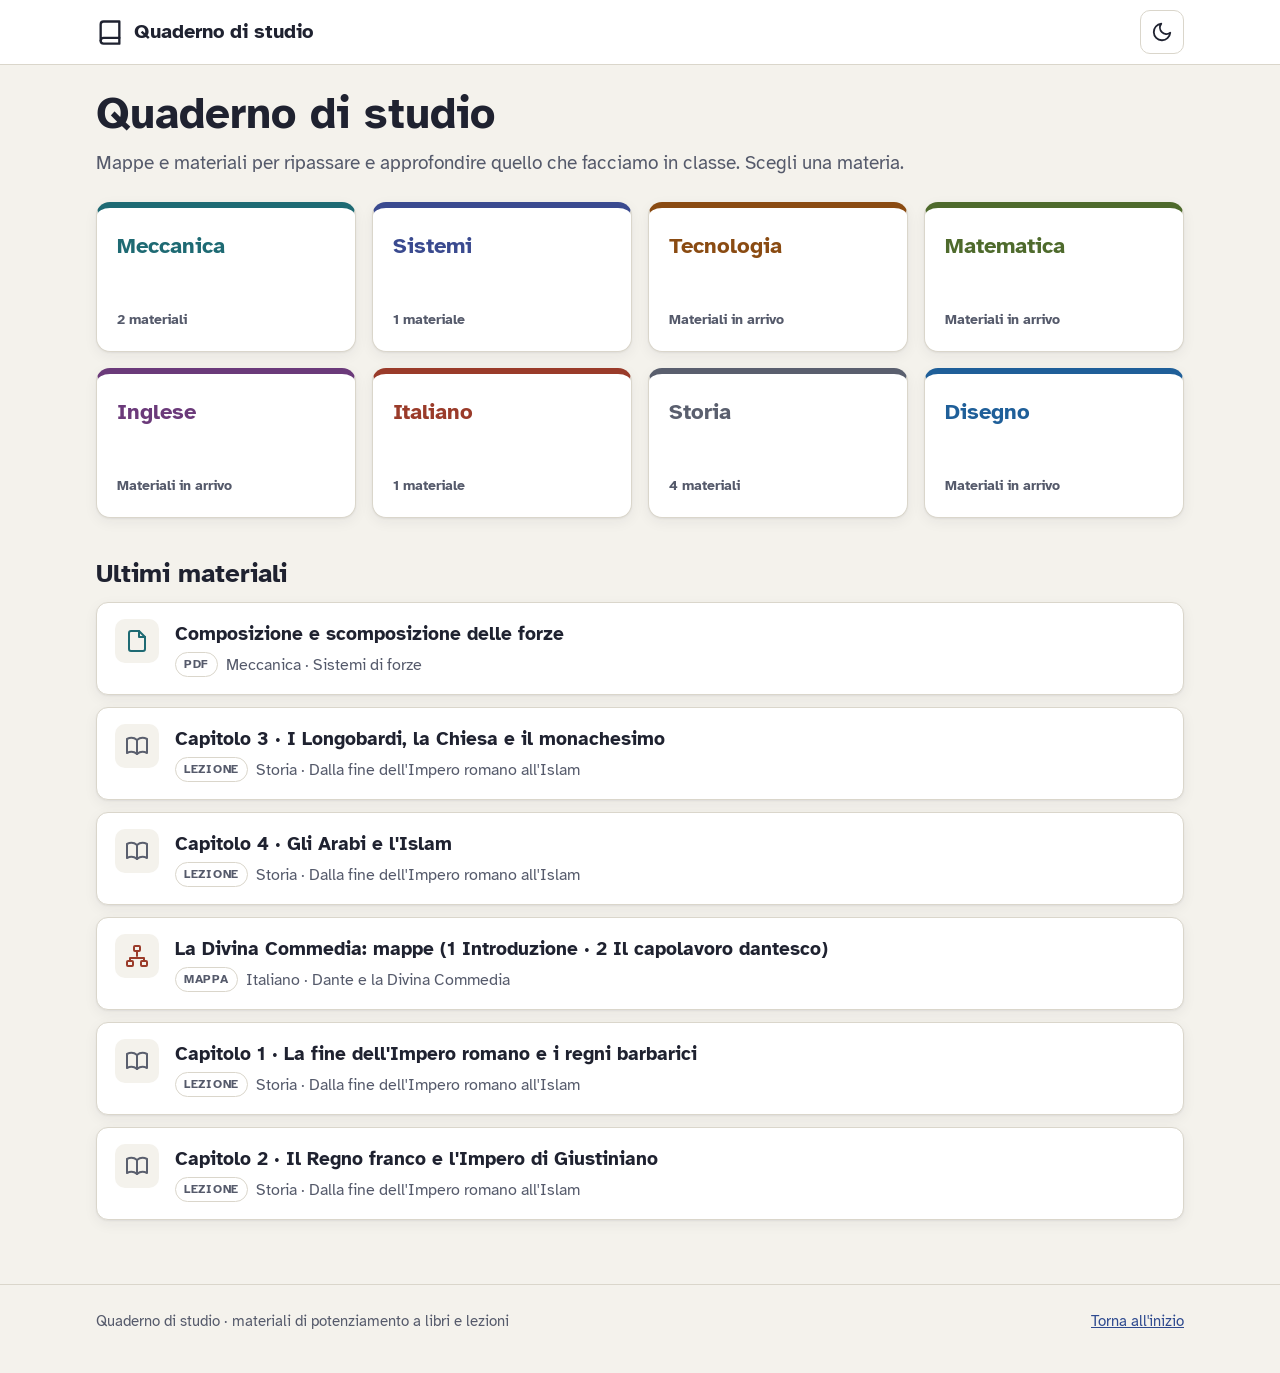
<file: index.html>
<!doctype html>
<html lang="it">
<head>
<meta charset="utf-8">
<meta name="viewport" content="width=device-width, initial-scale=1">
<title>Quaderno di studio</title>
<meta name="robots" content="noindex">
<link rel="stylesheet" href="stile.css?v=20261022">
<script src="materiali.js?v=20261022"></script>
<script src="comune.js?v=20261022"></script>
</head>
<body>
<header id="testata"></header>
<main class="contenitore">
  <h1 id="titolo">Quaderno di studio</h1>
  <p class="sottotitolo">Mappe e materiali per ripassare e approfondire quello che facciamo in classe. Scegli una materia.</p>

  <div class="griglia" id="materie"></div>

  <h2>Ultimi materiali</h2>
  <ul class="elenco" id="ultimi"></ul>
</main>
<footer id="piede"></footer>
<script>
if (typeof window.tuttiIMateriali !== "function") { window.tuttiIMateriali = function (f) { f(MATERIALI.slice()); }; }
document.getElementById("titolo").textContent = NOME_SITO;
document.title = NOME_SITO;

tuttiIMateriali(function (TUTTI) {
  var g = "";
  MATERIE.forEach(function (m) {
    var n = TUTTI.filter(function (x) { return x.materia === m.id; }).length;
    g += '<a class="materia" style="--colore:' + esc(m.colore) + '" href="materia.html?m=' + encodeURIComponent(m.id) + '">' +
         '<span class="nome">' + esc(m.nome) + '</span>' +
         '<span class="descr">' + esc(m.descrizione || "") + '</span>' +
         '<span class="conta">' + (n === 0 ? "Materiali in arrivo" : n === 1 ? "1 materiale" : n + " materiali") + '</span></a>';
  });
  document.getElementById("materie").innerHTML = g;

  /* i file caricati senza data (automatici) vengono considerati i più recenti */
  var recenti = TUTTI.filter(function (x) { return x.auto; })
    .concat(TUTTI.filter(function (x) { return !x.auto; }).sort(function (a, b) { return (b.data || "").localeCompare(a.data || ""); }))
    .slice(0, 6);
  document.getElementById("ultimi").innerHTML = recenti.length
    ? recenti.map(function (m) { return voceMateriale(m, true); }).join("")
    : '<li class="vuoto">Ancora nessun materiale.</li>';
});
</script>
</body>
</html>
</file>
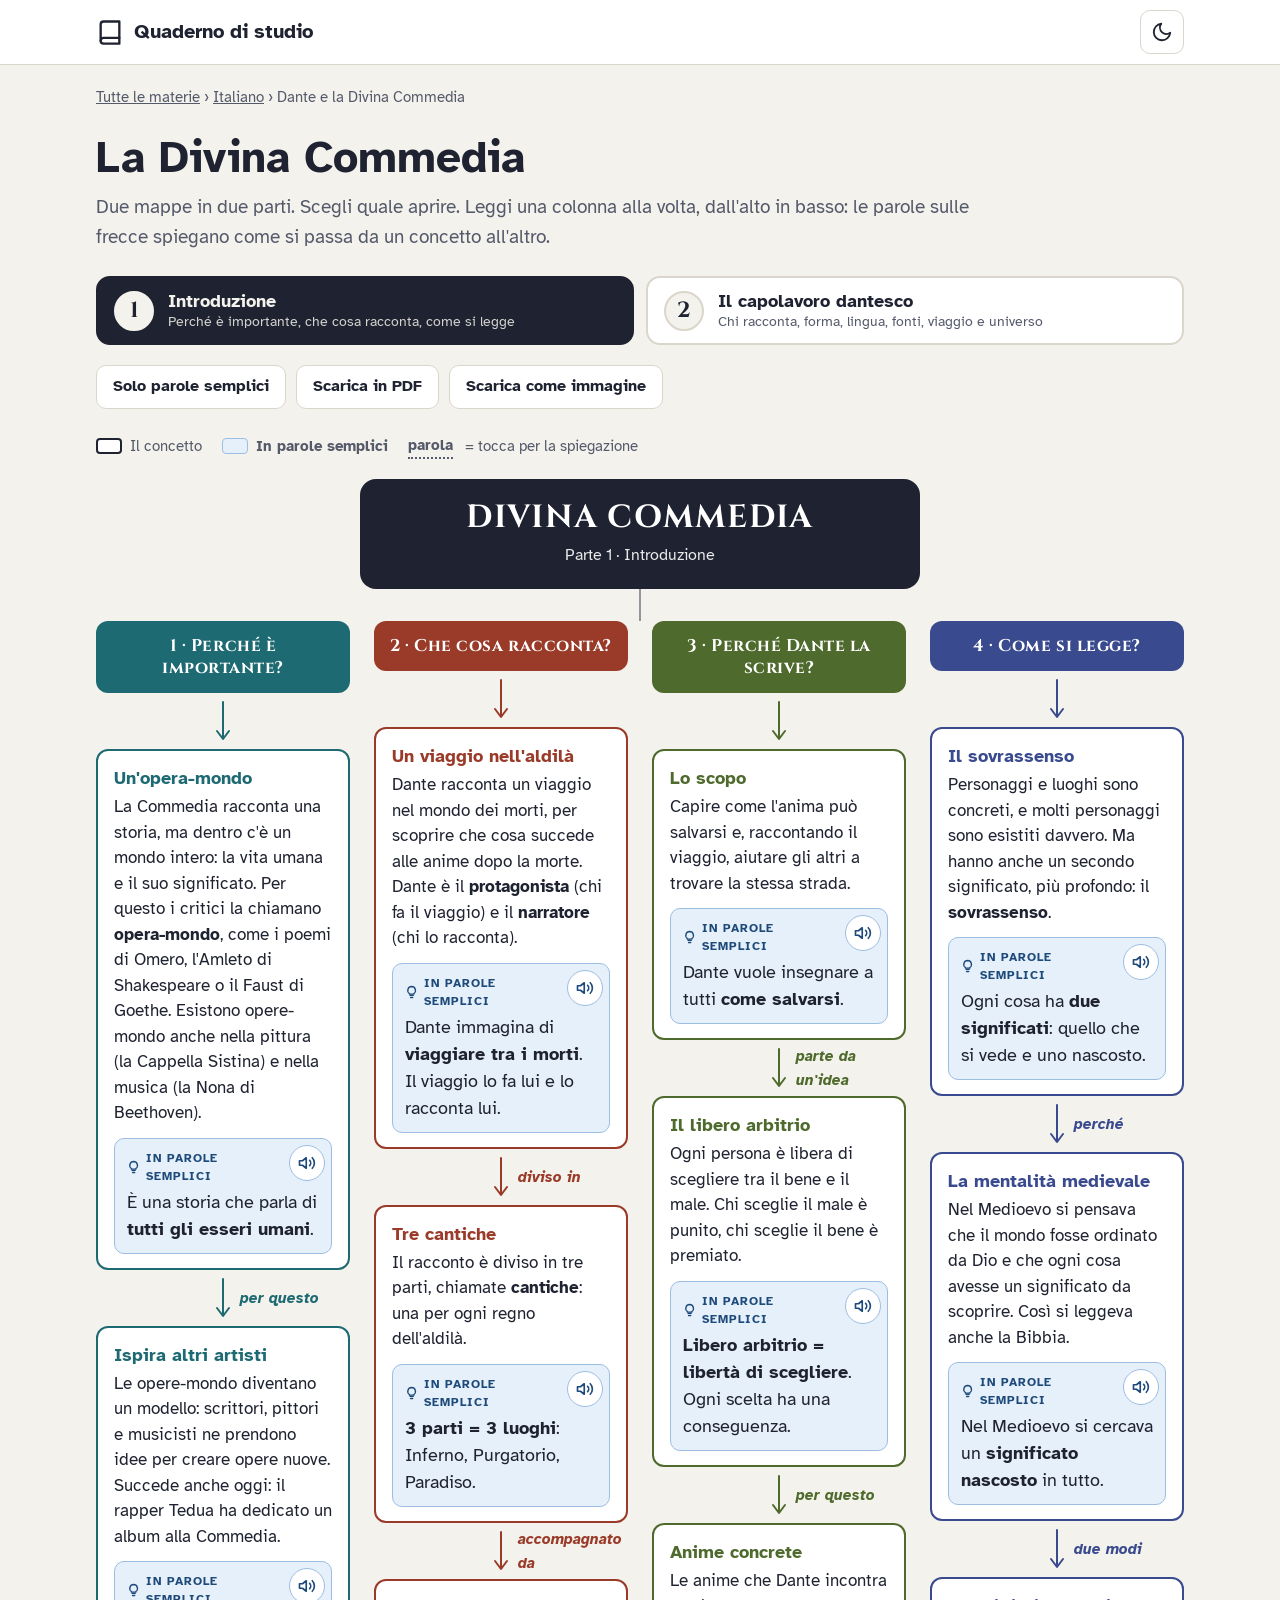
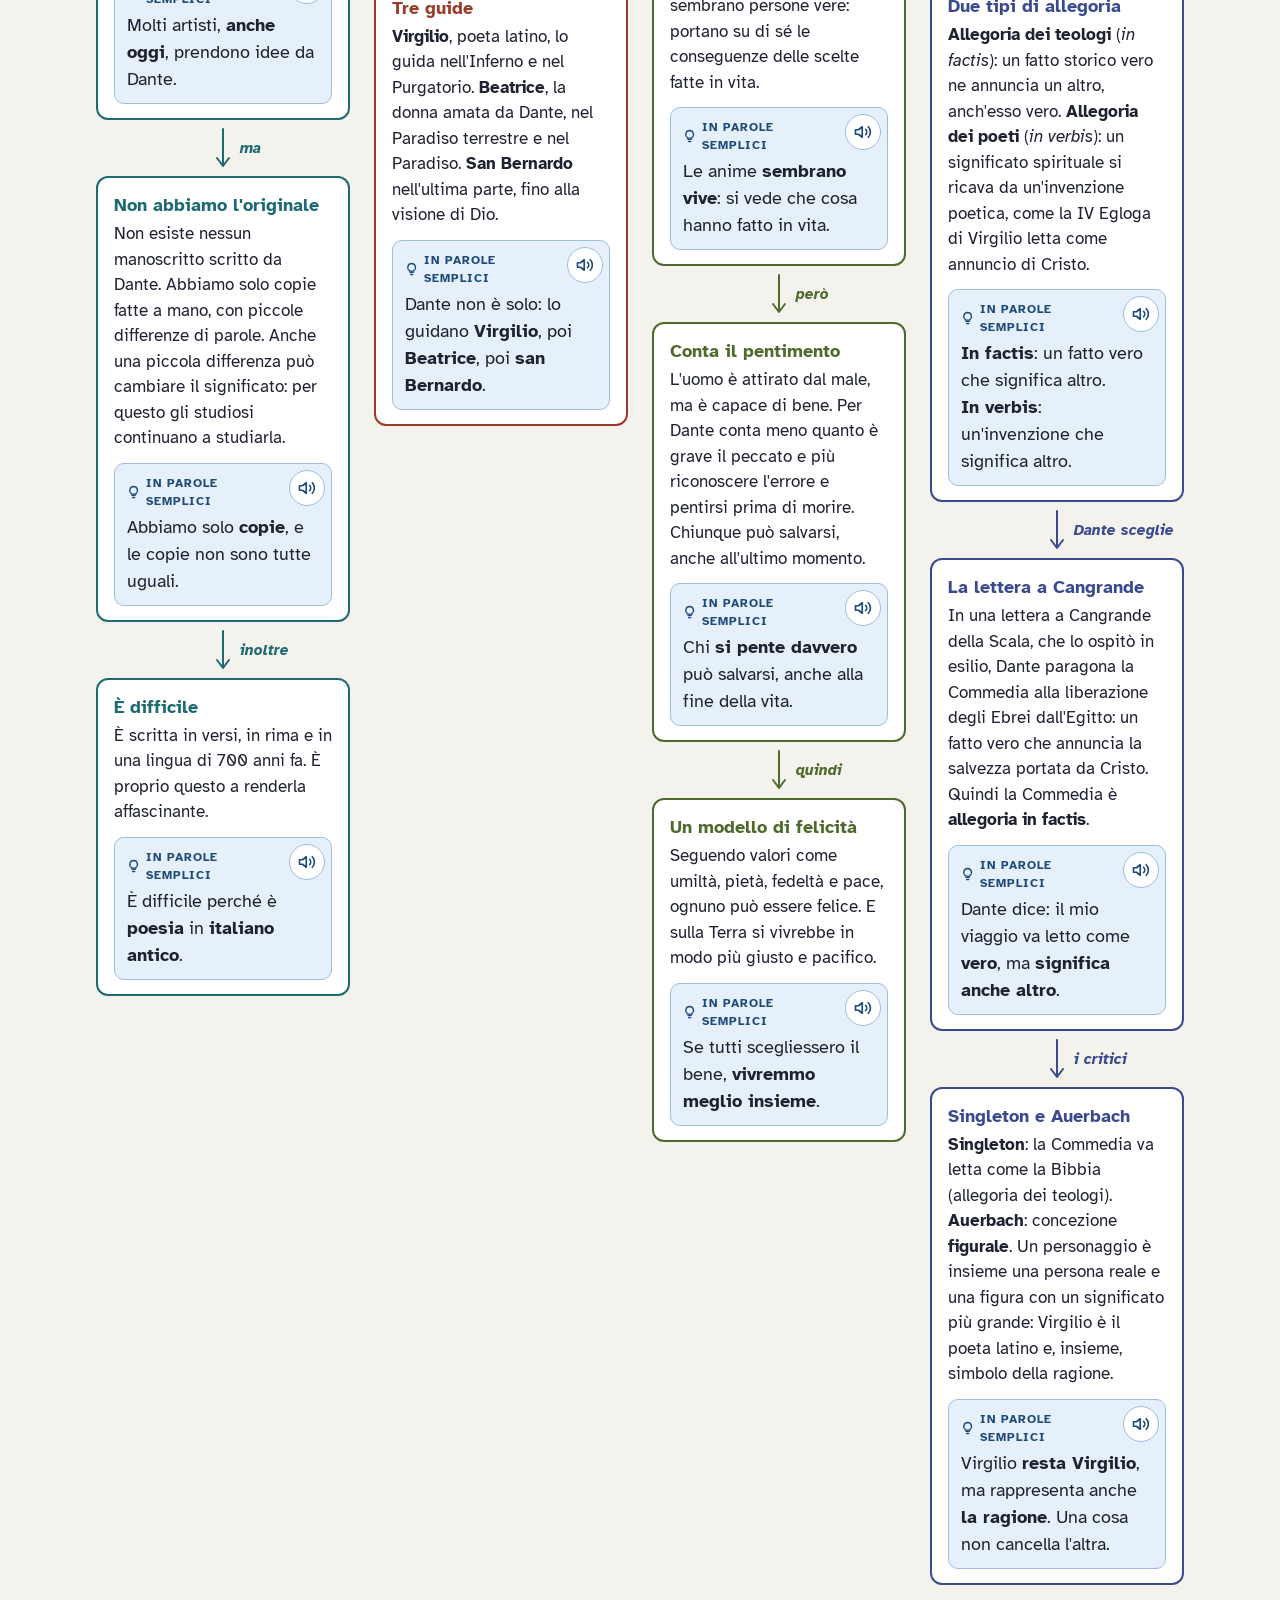
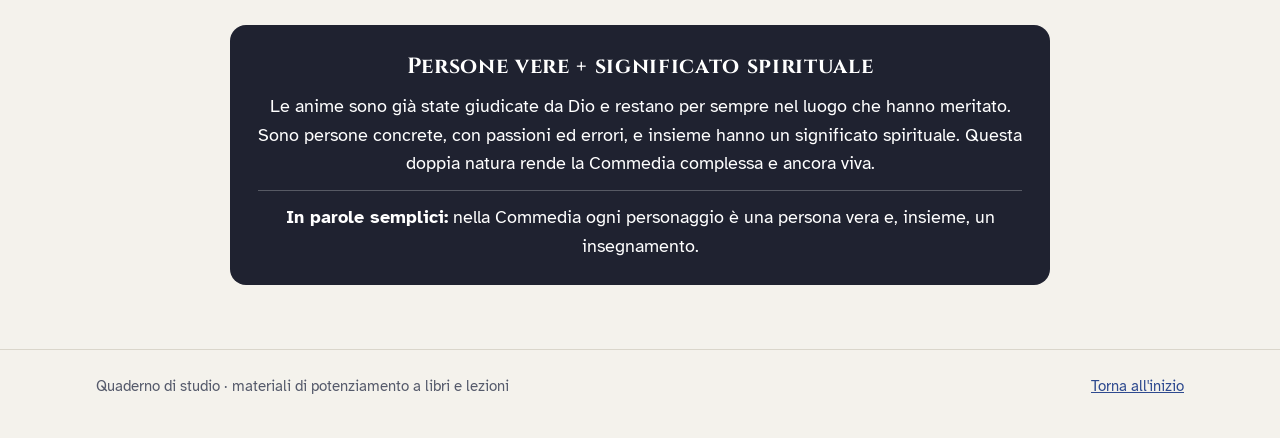
<file: dante-mappa.html>
<!doctype html>
<html lang="it">
<head>
<meta charset="utf-8">
<meta name="viewport" content="width=device-width, initial-scale=1">
<title>La Divina Commedia · Mappe</title>
<meta name="robots" content="noindex">
<link rel="stylesheet" href="stile.css?v=20261014">
<script src="materiali.js?v=20261014"></script>
<script src="comune.js?v=20261014"></script>
<style>
:root{--c5:#7A4E8F;--oro:#B7791F}
@media (prefers-color-scheme:dark){:root:not([data-theme="light"]){--c5:#C7A2E0;--oro:#E0B25A}}
:root[data-theme="dark"]{--c5:#C7A2E0;--oro:#E0B25A}

.schede-parti{display:grid;grid-template-columns:1fr 1fr;gap:12px;margin:8px 0 20px}
.parte-btn{display:flex;align-items:center;gap:14px;text-align:left;min-height:64px;padding:12px 16px;border-radius:14px;border:2px solid var(--bordo);background:var(--carta);color:var(--inchiostro);font:inherit;cursor:pointer}
.parte-btn .n{flex:none;width:40px;height:40px;border-radius:50%;display:grid;place-items:center;font-family:"Cinzel",Georgia,serif;font-weight:700;font-size:22px;background:var(--fondo);border:2px solid var(--bordo)}
.parte-btn b{display:block;font-size:18px;line-height:1.25}
.parte-btn small{display:block;color:var(--tenue);font-size:14px;line-height:1.3}
.parte-btn[aria-selected="true"]{border-color:var(--inchiostro);background:var(--inchiostro);color:var(--fondo)}
.parte-btn[aria-selected="true"] small{color:inherit;opacity:.85}
.parte-btn[aria-selected="true"] .n{background:var(--fondo);color:var(--inchiostro);border-color:var(--fondo)}
@media (max-width:560px){.schede-parti{grid-template-columns:1fr}}
.parte[hidden]{display:none}

.colonne.cinque{display:flex;flex-wrap:wrap;justify-content:center;gap:28px 24px}
.colonne.cinque .colonna{flex:0 1 calc((100% - 48px)/3)}
@media (max-width:1100px){.colonne.cinque .colonna{flex-basis:calc((100% - 24px)/2)}}
@media (max-width:640px){.colonne.cinque .colonna{flex-basis:100%}}

.semplice .ascolta{float:right;margin:-4px -6px 4px 8px;width:36px;height:36px;border-radius:50%;border:1px solid var(--semplice-bordo);background:var(--carta);color:var(--semplice-testo);display:grid;place-items:center;cursor:pointer}
.semplice .ascolta.attivo{background:var(--semplice-testo);color:var(--carta)}
.ponte{margin-top:10px;display:flex;align-items:center;gap:8px;width:100%;text-align:left;padding:8px 12px;border-radius:10px;border:2px dashed var(--giallo-bordo);background:var(--giallo);color:var(--giallo-testo);font:inherit;font-size:15px;font-weight:700;cursor:pointer}

/* parole difficili */
.g{border-bottom:2px dotted currentColor;cursor:help;font-weight:700}
#fumetto{position:absolute;z-index:50;max-width:300px;padding:12px 14px;border-radius:12px;background:var(--scuro);color:var(--su-scuro);font-size:16px;line-height:1.45;box-shadow:0 6px 24px rgba(0,0,0,.25)}
#fumetto b{display:block;font-size:17px;margin-bottom:2px}
#fumetto[hidden]{display:none}

/* strumenti */
.strumenti{margin-top:56px}
.strumenti>h2{font-family:"Cinzel",Georgia,serif;font-size:clamp(22px,3.4vw,28px);margin:0 0 4px}
.strumenti>p.sotto{color:var(--tenue);margin:0 0 20px}
.griglia-str{display:grid;grid-template-columns:repeat(2,minmax(0,1fr));gap:20px}
@media (max-width:860px){.griglia-str{grid-template-columns:1fr}}
.str{background:var(--carta);border:1px solid var(--bordo);border-radius:16px;padding:18px 20px;box-shadow:var(--ombra)}
.str.largo{grid-column:1/-1}
.str h3{margin:0 0 4px;font-size:20px;display:flex;align-items:center;gap:10px}
.str h3 .num{width:30px;height:30px;border-radius:8px;display:grid;place-items:center;background:var(--inchiostro);color:var(--fondo);font-size:16px;flex:none}
.str .aiuto{color:var(--tenue);font-size:16px;margin:0 0 14px}

.terzine{max-width:560px;font-family:Georgia,"Times New Roman",serif;font-size:19px;line-height:1.7}
.terzine .strofa{margin:0 0 12px;padding-left:12px;border-left:3px solid var(--bordo)}
.terzine .v{display:flex;justify-content:space-between;gap:12px}
.terzine .r{font-weight:700;padding:0 3px;border-radius:4px}
.terzine .let{font-family:"Atkinson",sans-serif;font-weight:700;font-size:15px;min-width:26px;height:26px;border-radius:6px;display:grid;place-items:center;color:#fff;flex:none}
.rA{background:#1E6A73}.rB{background:#9A3B2A}.rC{background:#4E6A2C}.rD{background:#7A4E8F}
.tA{color:#1E6A73;background:rgba(30,106,115,.12)}.tB{color:#B0442F;background:rgba(154,59,42,.12)}.tC{color:#4E6A2C;background:rgba(78,106,44,.14)}.tD{color:#7A4E8F;background:rgba(122,78,143,.14)}
:root[data-theme="dark"] .tA{color:#5FB3BC}:root[data-theme="dark"] .tB{color:#E08A74}:root[data-theme="dark"] .tC{color:#A2C26E}:root[data-theme="dark"] .tD{color:#C7A2E0}
@media (prefers-color-scheme:dark){:root:not([data-theme="light"]) .tA{color:#5FB3BC}:root:not([data-theme="light"]) .tB{color:#E08A74}:root:not([data-theme="light"]) .tC{color:#A2C26E}:root:not([data-theme="light"]) .tD{color:#C7A2E0}}
.catena{max-width:560px;display:flex;flex-wrap:wrap;align-items:center;gap:6px;font-weight:700;font-size:18px;margin-top:6px}
.catena .gr{display:inline-flex;gap:2px;padding:4px 6px;border:2px solid var(--bordo);border-radius:8px}
.catena .gr span{width:24px;height:24px;border-radius:5px;display:grid;place-items:center;color:#fff;font-size:14px}

.scala{display:flex;align-items:flex-end;gap:10px}
.gradino{flex:1;border-radius:12px 12px 4px 4px;padding:12px;color:#fff;display:flex;flex-direction:column;justify-content:flex-end}
.gradino b{font-size:18px}.gradino span{font-size:15px;line-height:1.35}
.gradino.i{background:#9A3B2A;height:120px}.gradino.p{background:#1E6A73;height:170px}.gradino.d{background:#B7791F;height:220px}
.nota{margin:12px 0 0;font-size:16px;background:var(--semplice);border:1px solid var(--semplice-bordo);border-radius:10px;padding:8px 12px;color:var(--inchiostro)}

.due-dante{display:grid;grid-template-columns:1fr 1fr;gap:12px}
.due-dante>div{border-radius:12px;padding:12px 14px;border:2px solid var(--c1)}
.due-dante>div:last-child{border-color:var(--c5)}
.due-dante h4{margin:0 0 6px;font-size:18px}
.due-dante ul{margin:0;padding-left:20px;font-size:16px}
@media (max-width:480px){.due-dante{grid-template-columns:1fr}}

.universo{display:grid;grid-template-columns:minmax(0,1.1fr) minmax(0,1fr);gap:18px;align-items:start}
@media (max-width:760px){.universo{grid-template-columns:1fr}}
.universo svg{width:100%;height:auto;max-width:440px;display:block;margin:0 auto}
.universo svg .zona{cursor:pointer}
.universo svg .zona.on{filter:drop-shadow(0 0 6px #F2C14E)}
.bottoni-u{display:flex;flex-wrap:wrap;gap:8px;margin-bottom:12px}
.bottoni-u button{min-height:40px;padding:6px 12px;border-radius:999px;border:2px solid var(--bordo);background:var(--carta);color:var(--inchiostro);font:inherit;font-size:15px;font-weight:700;cursor:pointer}
.bottoni-u button[aria-pressed="true"]{background:var(--inchiostro);color:var(--fondo);border-color:var(--inchiostro)}
.spiega-u{border-radius:12px;padding:12px 14px;background:var(--semplice);border:1px solid var(--semplice-bordo);min-height:110px}
.spiega-u .tit{display:block;font-size:18px;font-weight:700}

.cento{display:grid;grid-template-columns:repeat(20,1fr);gap:3px;margin:10px 0}
.cento i{aspect-ratio:1;border-radius:3px;display:block}
.leg-num{display:flex;flex-wrap:wrap;gap:6px 16px;font-size:15px}
.leg-num span{display:inline-flex;align-items:center;gap:6px}
.leg-num i{width:14px;height:14px;border-radius:3px;display:inline-block}
.conti{display:grid;grid-template-columns:repeat(4,minmax(0,1fr));gap:8px;margin-top:12px}
@media (max-width:560px){.conti{grid-template-columns:repeat(2,minmax(0,1fr))}}
.conti div{border:2px solid var(--bordo);border-radius:10px;padding:8px;text-align:center;font-size:15px;line-height:1.3}
.conti b{display:block;font-family:"Cinzel",Georgia,serif;font-size:28px;color:var(--oro)}

.giorni{display:grid;grid-template-columns:repeat(7,minmax(0,1fr));gap:6px}
.giorni div{border:2px solid var(--bordo);border-radius:10px;padding:8px 4px;text-align:center;font-size:14px;line-height:1.25}
.giorni b{display:block;font-size:22px}
.giorni .santa{border-color:var(--c5);background:rgba(122,78,143,.12)}
.giorni .notte{background:linear-gradient(180deg,rgba(31,34,48,.25),transparent)}
.dida{display:flex;flex-wrap:wrap;gap:6px 16px;font-size:15px;margin-top:8px;color:var(--tenue)}

.glossario{display:grid;grid-template-columns:repeat(auto-fill,minmax(230px,1fr));gap:10px;margin:0;padding:0;list-style:none}
.glossario li{border:1px solid var(--bordo);border-radius:10px;padding:10px 12px;font-size:16px;line-height:1.4}
.glossario li b{display:block;font-size:17px}

.ripasso{display:grid;gap:10px}
.domanda{border:1px solid var(--bordo);border-radius:12px;padding:12px 14px}
.domanda p{margin:0 0 8px;font-weight:700}
.domanda button{min-height:40px;padding:6px 14px;border-radius:10px;border:1px solid var(--bordo);background:var(--fondo);color:var(--inchiostro);font:inherit;font-size:15px;font-weight:700;cursor:pointer}
.domanda .risp{margin-top:8px;padding:8px 12px;border-radius:10px;background:var(--semplice);border:1px solid var(--semplice-bordo)}
.domanda .risp[hidden]{display:none}

details.originale{margin-top:20px;background:var(--carta);border:1px solid var(--bordo);border-radius:16px;padding:14px 20px}
details.originale summary{font-weight:700;font-size:18px;cursor:pointer;min-height:32px}
details.originale h4{margin:18px 0 4px;font-size:18px}
details.originale p{margin:0 0 10px;font-size:17px}
</style>
</head>
<body>
<header id="testata"></header>
<main class="contenitore" id="pagina">
  <p class="briciole"><a href="index.html">Tutte le materie</a> › <a href="materia.html?m=italiano">Italiano</a> › Dante e la Divina Commedia</p>
  <h1>La Divina Commedia</h1>
  <p class="sottotitolo">Due mappe in due parti. Scegli quale aprire. Leggi una colonna alla volta, dall'alto in basso: le parole sulle frecce spiegano come si passa da un concetto all'altro.</p>

  <div class="schede-parti" role="tablist" aria-label="Parti">
    <button class="parte-btn" role="tab" id="tab1" aria-controls="parte1" aria-selected="true" type="button" data-parte="1">
      <span class="n">1</span><span><b>Introduzione</b><small>Perché è importante, che cosa racconta, come si legge</small></span>
    </button>
    <button class="parte-btn" role="tab" id="tab2" aria-controls="parte2" aria-selected="false" type="button" data-parte="2">
      <span class="n">2</span><span><b>Il capolavoro dantesco</b><small>Chi racconta, forma, lingua, fonti, viaggio e universo</small></span>
    </button>
  </div>

  <div class="pulsanti">
    <button class="pulsante" type="button" id="modo" aria-pressed="false">Solo parole semplici</button>
    <a class="pulsante" id="scarica-pdf" href="Mappa_Dante.pdf" download>Scarica in PDF</a>
    <a class="pulsante" id="scarica-png" href="Mappa_Dante.png" download>Scarica come immagine</a>
  </div>

  <div class="legenda">
    <span><span class="campione"></span>Il concetto</span>
    <span><span class="campione semplice"></span><b>In parole semplici</b></span>
    <span><span class="g" style="cursor:default">parola</span>&nbsp;= tocca per la spiegazione</span>
  </div>

  <!-- ================= PARTE 1 ================= -->
  <section class="parte" id="parte1" role="tabpanel" aria-labelledby="tab1">
    <div class="mappa" id="mappa">
      <div class="mappa-centro">
        <div class="nome">DIVINA COMMEDIA</div>
        <div class="info">Parte 1 · Introduzione</div>
      </div>
      <div class="diramazione"></div>
      <div class="colonne" id="colonne1"></div>
      <div class="sintesi">
        <div class="nome">Persone vere + significato spirituale</div>
        Le anime sono già state giudicate da Dio e restano per sempre nel luogo che hanno meritato. Sono persone concrete, con passioni ed errori, e insieme hanno un significato spirituale. Questa doppia natura rende la Commedia complessa e ancora viva.
        <div class="semplice-scuro"><b>In parole semplici:</b> nella Commedia ogni personaggio è una persona vera e, insieme, un insegnamento.</div>
      </div>
    </div>
  </section>

  <!-- ================= PARTE 2 ================= -->
  <section class="parte" id="parte2" role="tabpanel" aria-labelledby="tab2" hidden>
    <div class="mappa" id="mappa2">
      <div class="mappa-centro">
        <div class="nome">IL CAPOLAVORO DANTESCO</div>
        <div class="info">Parte 2 · Che cosa rende nuova la Commedia</div>
      </div>
      <div class="diramazione"></div>
      <div class="colonne cinque" id="colonne2"></div>
      <div class="sintesi">
        <div class="nome">Un poema nuovo, scritto per tutti</div>
        Dante sperimenta in ogni cosa: inventa la terzina, racconta in prima persona, scrive in volgare usando tutti gli stili e tutte le lingue, dà ai tre regni un posto preciso nell'universo e dà un significato perfino ai numeri. Tutto serve a un solo scopo: mostrare a ogni uomo la strada verso Dio.
        <div class="semplice-scuro"><b>In parole semplici:</b> Dante inventa tante cose nuove per farsi capire da tutti e indicare a tutti la strada giusta.</div>
      </div>
    </div>

    <div class="strumenti" id="strumenti">
      <h2>Strumenti per capire</h2>
      <p class="sotto">Schemi da guardare quando non ricordi. Puoi usarli anche per ripassare prima di una verifica.</p>

      <div class="griglia-str">

        <div class="str largo" id="s-terzina">
          <h3><span class="num">A</span>Come funziona la terzina</h3>
          <p class="aiuto">L'inizio dell'Inferno. Ogni strofa ha 3 versi. Guarda i colori: la rima <b>di mezzo</b> di una strofa diventa la rima <b>esterna</b> della strofa dopo. Così le strofe restano agganciate.</p>
          <div class="terzine">
            <div class="strofa">
              <div class="v"><span>Nel mezzo del cammin di nostra <span class="r tA">vita</span></span><span class="let rA">A</span></div>
              <div class="v"><span>mi ritrovai per una selva <span class="r tB">oscura</span>,</span><span class="let rB">B</span></div>
              <div class="v"><span>ché la diritta via era <span class="r tA">smarrita</span>.</span><span class="let rA">A</span></div>
            </div>
            <div class="strofa">
              <div class="v"><span>Ahi quanto a dir qual era è cosa <span class="r tB">dura</span></span><span class="let rB">B</span></div>
              <div class="v"><span>esta selva selvaggia e aspra e <span class="r tC">forte</span></span><span class="let rC">C</span></div>
              <div class="v"><span>che nel pensier rinova la <span class="r tB">paura</span>!</span><span class="let rB">B</span></div>
            </div>
            <div class="strofa">
              <div class="v"><span>Tant'è amara che poco è più <span class="r tC">morte</span>;</span><span class="let rC">C</span></div>
              <div class="v"><span>ma per trattar del ben ch'i' vi <span class="r tD">trovai</span>,</span><span class="let rD">D</span></div>
              <div class="v"><span>dirò de l'altre cose ch'i' v'ho <span class="r tC">scorte</span>.</span><span class="let rC">C</span></div>
            </div>
          </div>
          <div class="catena" aria-label="Schema ABA BCB CDC">
            <span class="gr"><span class="rA">A</span><span class="rB">B</span><span class="rA">A</span></span> →
            <span class="gr"><span class="rB">B</span><span class="rC">C</span><span class="rB">B</span></span> →
            <span class="gr"><span class="rC">C</span><span class="rD">D</span><span class="rC">C</span></span> → … all'infinito
          </div>
          <p class="nota"><b>Ricorda:</b> 3 versi = la <b>Trinità</b>. La rima incatenata = il racconto <b>non si ferma mai</b>.</p>
          <div class="pulsanti" style="margin:12px 0 0"><button class="pulsante" type="button" id="leggi-terzine">Ascolta i versi</button></div>
        </div>

        <div class="str" id="s-dante">
          <h3><span class="num">B</span>I due Dante</h3>
          <p class="aiuto">È la stessa persona, in due momenti diversi.</p>
          <div class="due-dante">
            <div>
              <h4>Dante personaggio<br><i>agens</i> = «colui che agisce»</h4>
              <ul>
                <li><b>fa</b> il viaggio</li>
                <li>è <b>dentro</b> la storia</li>
                <li>guarda tutto con <b>stupore</b></li>
                <li>non sa come andrà a finire</li>
              </ul>
            </div>
            <div>
              <h4>Dante narratore<br><i>auctor</i> = «l'autore»</h4>
              <ul>
                <li><b>racconta</b> dopo il viaggio</li>
                <li><b>spiega</b> e <b>giudica</b></li>
                <li>parla al <b>lettore</b></li>
                <li>sa il finale ma <b>non lo dice</b></li>
              </ul>
            </div>
          </div>
        </div>

        <div class="str" id="s-stile">
          <h3><span class="num">C</span>Lo stile sale con il viaggio</h3>
          <p class="aiuto">Più Dante si avvicina a Dio, più lo stile diventa alto.</p>
          <div class="scala">
            <div class="gradino i"><b>Inferno</b><span>stile <b>basso</b><br>anche parole volgari</span></div>
            <div class="gradino p"><b>Purgatorio</b><span>stile <b>medio</b><br>dolce, malinconico</span></div>
            <div class="gradino d"><b>Paradiso</b><span>stile <b>alto</b><br>angeli, beati, Dio</span></div>
          </div>
          <p class="nota"><b>Attenzione:</b> gli stili si mescolano anche dentro ogni cantica. Questo è il <b>pluristilismo</b>.</p>
        </div>

        <div class="str largo" id="s-universo">
          <h3><span class="num">D</span>L'universo di Dante</h3>
          <p class="aiuto">Tocca un pulsante o una parte del disegno per sapere che cos'è.</p>
          <div class="universo">
            <svg id="svg-universo" viewBox="0 0 440 440" role="img" aria-label="Schema dell'universo medievale"></svg>
            <div>
              <div class="bottoni-u" id="bottoni-u"></div>
              <div class="spiega-u" id="spiega-u" aria-live="polite"><span class="tit">Scegli una parte</span>Il disegno è uno schema, non è in scala.</div>
            </div>
          </div>
        </div>

        <div class="str" id="s-numeri">
          <h3><span class="num">E</span>I numeri della Commedia</h3>
          <p class="aiuto">Ogni quadratino è un canto. In tutto sono 100.</p>
          <div class="cento" id="cento"></div>
          <div class="leg-num">
            <span><i style="background:var(--oro)"></i>1 canto di introduzione</span>
            <span><i style="background:#9A3B2A"></i>Inferno 33</span>
            <span><i style="background:#1E6A73"></i>Purgatorio 33</span>
            <span><i style="background:#3A4A8F"></i>Paradiso 33</span>
          </div>
          <div class="conti">
            <div><b>3</b>la Trinità</div>
            <div><b>9</b>3 × 3</div>
            <div><b>10</b>3 × 3 + 1<br>numero perfetto</div>
            <div><b>100</b>1 + 33 + 33 + 33</div>
          </div>
          <p class="nota"><b>1</b> = il numero dell'unicità di Dio.</p>
        </div>

        <div class="str" id="s-giorni">
          <h3><span class="num">F</span>Quando avviene il viaggio</h3>
          <p class="aiuto">Aprile <b>1300</b>: l'anno del primo Giubileo.</p>
          <div class="giorni">
            <div class="notte"><b>7</b>notte: inizia</div>
            <div class="santa"><b>8</b>aprile</div>
            <div class="santa"><b>9</b>aprile</div>
            <div class="santa"><b>10</b>aprile</div>
            <div><b>11</b>aprile</div>
            <div><b>12</b>aprile</div>
            <div><b>13</b>fine</div>
          </div>
          <div class="dida"><span><i style="display:inline-block;width:14px;height:14px;border-radius:3px;border:2px solid var(--c5);background:rgba(122,78,143,.12);vertical-align:-2px"></i> i primi tre giorni = Settimana Santa (passione, morte e resurrezione di Cristo)</span></div>
          <p class="nota">Settimana Santa + Giubileo = un viaggio per <b>purificarsi</b> e ottenere il <b>perdono</b>.</p>
        </div>

        <div class="str largo" id="s-glossario">
          <h3><span class="num">G</span>Parole difficili</h3>
          <p class="aiuto">Le stesse parole sono sottolineate a puntini nella mappa: toccale per leggere la spiegazione.</p>
          <ul class="glossario" id="glossario"></ul>
        </div>

        <div class="str largo" id="s-ripasso">
          <h3><span class="num">H</span>Ripasso: prova a rispondere</h3>
          <p class="aiuto">Pensa prima alla risposta, poi tocca «Mostra la risposta».</p>
          <div class="ripasso" id="ripasso"></div>
        </div>

      </div>

      <details class="originale">
        <summary>Leggi il testo originale completo</summary>
        <h4>Il capolavoro dantesco</h4>
        <p>Dante, nella Divina Commedia, sperimenta in continuazione: fa riferimento ai modelli del passato per rinnovarli nella lingua, nei contenuti e nello stile. Per prima cosa inventa una forma metrica nuova, la terzina, che prima nessuno aveva mai usato. Forse la ricava dal sirventese, un componimento di origine provenzale formato da tre endecasillabi e un quinario, che Dante sopprime, oppure dalla parte conclusiva del sonetto. Il ripetersi della terzina ha un duplice scopo: riferirsi simbolicamente alla Trinità, in quanto la terzina è composta da tre endecasillabi, e dare continuità alla narrazione attraverso la rima incatenata, che collega una strofa all'altra all'infinito. Con questa scelta senza precedenti, Dante realizza una struttura metrica e narrativa adatta a rappresentazioni e dialoghi.</p>
        <h4>La narrazione in prima persona</h4>
        <p>Un'altra grande novità che distingue la Commedia da tutte le precedenti opere è la narrazione in prima persona. È il protagonista stesso che riferisce la propria esperienza, non una voce narrante esterna. Quindi noi possiamo identificare un Dante personaggio, agens, che agisce e che, quindi, guarda la realtà in cui si trova con lo stupore di una persona viva, e un Dante narratore, auctor, che racconta il viaggio dopo la sua conclusione. Non racconta semplicemente, ma giudica e spiega i fatti a cui assiste. Si rivolge al lettore e talvolta giudica la propria memoria e il proprio linguaggio insufficienti per descrivere l'esperienza vissuta. Anche se conosce gli eventi e i particolari del viaggio, strategicamente non anticipa al lettore l'esito dei fatti, ma lascia che questo si identifichi nel Dante personaggio. Ci sono poi narratori di secondo grado, cioè personaggi che parlano con il Dante personaggio ed espongono le loro storie e le ragioni per le quali si trovano in quella situazione. A volte Dante stesso, come personaggio, prende la parola e si rivolge alle anime. Il Dante personaggio non è un eroe dalle virtù eccezionali: è un uomo simile agli altri, con le debolezze e le inclinazioni al peccato di tutti gli altri. Ha una biografia precisa: ci racconta della sua età, della sua patria, dei suoi amici e conoscenti, dei maestri e dei nemici. Sono descritti i suoi sogni e i suoi ricordi. Il lettore apprende da lui stesso la sua realtà di uomo. Questa forte soggettività è unita anche al bisogno di una forte universalità. Dante personaggio non è soltanto Dante Alighieri, effettivamente vissuto nel Trecento, ma rappresenta l'intero genere umano. Il suo viaggio dall'Inferno al Paradiso è un percorso che serve, per esempio, a ogni uomo che vuole salvarsi. Dio ha incaricato Dante, in quanto poeta, di rivelare a tutta l'umanità ciò che vede nell'oltretomba. In questo senso la Commedia è divina perché è presentata come una profezia di redenzione. Divulgare, far conoscere il sistema di premi e punizioni voluto da Dio e dalla giustizia divina deve servire agli altri uomini come ammonimento, per abbandonare il peccato e imboccare la giusta via che conduce a Dio.</p>
        <h4>La lingua e lo stile</h4>
        <p>La più innovativa delle scelte operate da Dante è quella della lingua volgare, che risulta ai suoi tempi addirittura rivoluzionaria per un'opera con un tema così elevato. Dante lo afferma più volte: il suo è un poema che annuncia la verità della fede non per mezzo di concetti comprensibili solo alle persone colte, ma attraverso la descrizione realistica di tutti i livelli della condizione umana. Per questo deve essere scritto in una lingua che conoscono tutti, che si addice alla rappresentazione della realtà. Dante, però, usa il volgare attraverso tutti i livelli stilistici, adattandolo al contenuto. Usa uno stile basso e umile nell'Inferno, dove troviamo anche termini scurrili; medio nel Purgatorio, dove prevalgono toni dolci e malinconici; decisamente più alto e nobile nel Paradiso, dove i temi sono elevati, come il discorso sugli angeli, sui beati e su Dio. Questa volontà di aderire stilisticamente all'oggetto di cui si parla si realizza anche all'interno delle singole cantiche. Così, nell'Inferno, ci sono punti di maggiore commozione oppure, quando parlano personaggi illustri, si possono trovare espressioni di livello alto, mentre nel Paradiso, accanto a parole solenni, è possibile trovare termini quotidiani. Secondo lo studioso Gianfranco Contini, per definire questa alternanza di livelli stilistici e questa mescolanza di tono comico e tragico si è parlato di pluristilismo e si può parlare di plurilinguismo quando Dante utilizza tutte le lingue possibili: non soltanto il volgare fiorentino, che è la lingua di base, ma anche il latino, il provenzale, il siciliano, il francese e i diversi volgari dialettali d'Italia. A questi si aggiungono le lingue speciali, cioè quelle specifiche dell'astronomia, della geometria, della medicina e di altri ambiti. Quando lo ritiene necessario, Dante inventa parole nuove. Dante viene chiamato padre della lingua letteraria italiana proprio per questa volontà di sperimentare.</p>
        <h4>I generi letterari della Commedia</h4>
        <p>La Commedia non può essere definita con un solo genere. Ha una forma poetica perché è scritta in versi, ma è anche un'opera narrativa perché contiene narrazioni, descrizioni e dialoghi. È una poesia d'amore, ma è anche filosofica; è una tragedia perché mette in scena personaggi e vicende infelici, ma è anche una commedia perché vi si trovano personaggi comuni e storie dall'esito felice. È una satira che accusa il potere dell'epoca. Il titolo con cui il testo è stato tramandato, al quale solo nel Cinquecento è stato aggiunto l'aggettivo divina, è oggetto di dibattito tra gli studiosi. Dante, nell'Epistola a Cangrande della Scala, dichiara che il titolo Commedia si addice alla sua opera perché ha un inizio infelice e un finale lieto, e perché è scritta in volgare. Ma questa definizione non è sufficiente a rappresentare tutti gli stili del poema. Dante stesso, nella terza cantica, si riferisce alla propria opera con espressioni più alte: la chiama «sacrato poema» e «poema sacro». Il suo poema è una commedia perché non è confinato nei limiti della tragedia, ma tratta ogni contenuto, dal più basso al più alto, usando ogni stile.</p>
        <h4>Le fonti e i modelli culturali</h4>
        <p>Non abbiamo notizie precise sulle letture compiute da Dante. Sappiamo che non conosceva la lingua greca, ma che consultava le opere classiche letterarie e filosofiche e che usava in maniera spregiudicata i modelli della mitologia classica, soprattutto le opere di Virgilio e di Ovidio. La cultura filosofica di Dante è costituita da molte suggestioni, ma soprattutto dalle letture delle opere di Aristotele, il filosofo greco vissuto tra il 384 e il 322 a.C., ritenuto nel Medioevo la più alta autorità. Dante lo definisce nell'Inferno «il maestro di color che sanno». Aristotele è considerato il fondatore di molte dottrine filosofiche ed etiche del Medioevo. La conoscenza di Aristotele da parte di Dante, che non conosceva il greco, passa attraverso le parafrasi e i commenti degli studiosi cristiani, tra cui il domenicano tedesco Alberto Magno, vissuto nel XIII secolo, e il filosofo cristiano Tommaso d'Aquino, vissuto nel XIII secolo. Da Alberto Magno Dante prende l'idea che l'essere umano, attraverso la scienza e la filosofia, possa raggiungere una felicità intellettuale che lo possa portare vicino a Dio. Da Tommaso d'Aquino, invece, ricava le idee filosofiche della Commedia, soprattutto l'uso della ragione, la capacità di distinguere ed esercitare l'arte del pensare prima di dare un'opinione su argomenti difficili. Sempre da Tommaso d'Aquino Dante recupera la concezione dell'origine e della struttura dell'universo. Una forte suggestione intellettuale deriva anche da Agostino. Sant'Agostino visse tra il 354 e il 430 d.C. e scrisse un'opera intitolata Le confessioni, nella quale aveva descritto il viaggio difficile che la propria anima aveva compiuto dal peccato fino a elevarsi a Dio. È proprio questa autobiografia spirituale alla base della Divina Commedia. La formazione giuridico-politica di Dante si fonda invece sul Corpus iuris civilis di Giustiniano.</p>
        <h4>Gli antecedenti letterari</h4>
        <p>Gli antecedenti letterari noti a Dante di viaggi e visioni nell'oltretomba sono soprattutto quelli derivati dalla Bibbia e da Virgilio, nell'Eneide. Non contengono però una descrizione compiuta dell'aldilà, soprattutto quelli della Bibbia. L'opera di Virgilio è dichiaratamente un modello letterario per Dante.</p>
        <h4>La composizione e la diffusione della Commedia</h4>
        <p>Non abbiamo certezze su dove e quando sia stata scritta la Commedia, anche perché abbiamo perso tutti gli autografi, cioè le copie scritte dall'autore. Da riferimenti interni al testo sappiamo che è stata composta durante l'esilio, tra Verona e Ravenna. È stata letta, copiata e recitata a memoria da lettori di ogni classe sociale, come aveva voluto Dante. L'inizio del poema è da collocarsi tra il 1304 e il 1306 e Dante vi lavora fino alla morte, nel 1321. Si diffonde però prima della morte dell'autore: l'Inferno e il Purgatorio circolano già prima del 1321, mentre il Paradiso è completato soltanto qualche mese prima della morte dell'autore. I manoscritti sono perlopiù in pergamena e di grandi dimensioni, quindi costituiscono edizioni di prestigio, perché il grande formato era destinato alla lettura in biblioteca. La Commedia viene letta anche come un libro scolastico, fatto inusuale per un'opera in volgare. È disposta su due colonne ed è spesso accompagnata da glosse, cioè annotazioni a margine, e commenti. Le copie delle tre cantiche che circolavano già a metà del Trecento erano tratte da manoscritti diversi o trascritte sotto dettatura. Si diffondono così versioni differenti e questa alterazione dell'opera ha reso necessario un lavoro filologico di restauro, per cercare di avvicinarsi il più possibile al testo originario di Dante.</p>
        <h4>Il viaggio di Dante e la concezione medievale dell'universo</h4>
        <p>Il cammino di Dante si svolge dalla notte tra il 7 e l'8 aprile al 13 aprile del 1300. Il periodo allude simbolicamente a un percorso di purificazione: i primi tre giorni coincidono infatti con la Settimana Santa, che celebra la passione, la morte e la resurrezione di Cristo. Anche l'anno è significativo: nel 1300 ricorre il primo Giubileo, l'Anno Santo durante il quale i fedeli compiono i riti che garantiscono il perdono dei peccati. Tutta la Commedia è percorsa da simbolismi che alludono alla dimensione divina, che si disegna dietro le vicende terrene. La storia umana non è che un riflesso della volontà di Dio, eterna e immobile. Dante è stato il primo a dare ai tre regni dell'aldilà una collocazione precisa sulla carta terrestre. Per comprendere il suo percorso occorre tenere presente la concezione medievale dell'universo, elaborata dal pensiero di Aristotele e del matematico Tolomeo, astronomo di Alessandria d'Egitto. Due sono soprattutto le idee che lo allontanano dal nostro modo di concepire il cosmo. Da un lato, la teoria geocentrica immaginava la Terra immobile al centro del sistema planetario; dall'altro, si credeva nell'esistenza materiale di luoghi fisici destinati alle anime: l'Inferno nel cuore della Terra, il Purgatorio nell'emisfero delle acque e il Paradiso in corrispondenza dei cieli. Dio ha collocato l'essere umano sulla Terra e ha stabilito che ne uscisse attraverso un percorso verticale: verso il basso, se dannato all'Inferno; verso l'alto, se assunto in cielo tra i beati. Una zona intermedia, posta sulla superficie della Terra e con la forma di una montagna, è il Purgatorio, dove le anime scontano le proprie colpe e raggiungono infine i beati in Paradiso. La Terra è concepita come un corpo sferico diviso in due parti: l'emisfero delle acque e quello delle terre emerse, dove vivono gli uomini. Al centro dell'emisfero delle terre emerse si trova la città di Gerusalemme, sotto la quale sta l'Inferno. L'Inferno si trova sottoterra, il Purgatorio sulla superficie terrestre e il Paradiso in cielo, oltre i nove cieli che si muovono con moto circolare e concentrico. La dottrina cattolica ne aggiunge uno immobile ed eterno, che comprende l'universo intero, chiamato Empireo. È qui che risiedono Dio, gli angeli e i beati. L'unico dei tre regni ultraterreni in cui esiste il tempo, cioè in cui le anime non restano per sempre ma per un periodo determinato dalla necessità di espiare i propri peccati, è il Purgatorio. L'Inferno e il Paradiso sono invece i luoghi dell'eternità, in cui la dannazione e la beatitudine sono definitive. Il luogo a cui le anime sono destinate dopo la morte dipende dall'inappellabile giudizio divino, che deriva a sua volta dalle scelte compiute dall'individuo sulla Terra. È dunque l'uomo a decidere il proprio destino, di cui è l'unico responsabile, perché Dio non esclude la libertà umana. L'infinita bontà di Dio abbraccia e accoglie soltanto coloro che vogliono essere accolti.</p>
        <h4>Il simbolismo dei numeri</h4>
        <p>Nella Commedia tutto ha significato: non soltanto la caratterizzazione dei personaggi e le ipotesi filosofiche e politiche, ma anche la struttura attraverso la quale questi elementi vengono esposti. Per esempio, l'architettura compositiva del poema è fondata sul principio dell'asimmetria e sul valore simbolico dei numeri. Il numero 3 è il numero della Trinità, così come il numero 9, che è il suo multiplo. Il 10 è il numero perfetto perché deriva dal numero 3 moltiplicato per se stesso, più 1, che è il numero di Dio, il multiplo e soprattutto l'uno, che è il numero dell'unicità di Dio. Il poema è composto da tre cantiche, ciascuna composta da 33 canti. I versi sono riuniti a tre a tre nella forma della terzina. Ai 99 canti si aggiunge il primo, nella prima cantica, che serve da introduzione, per un totale di 100. Questi riferimenti Dante li lascia all'intelligenza del lettore, che all'epoca era abituato a ricercare questi significati occulti, mentre oggi questa operazione risulta più difficile.</p>
      </details>
    </div>
  </section>
</main>
<footer id="piede"></footer>
<div id="fumetto" role="dialog" hidden></div>

<script>
/* Ogni nodo: t = titolo, c = concetto, s = in parole semplici, via = parola sulla freccia che porta al nodo,
   ponte = collegamento all'altra parte (testo), vai = numero della parte da aprire */
var COLONNE1 = [
  { titolo: "1 · Perché è importante?", colore: "var(--c1)", nodi: [
    { t: "Un'opera-mondo",
      c: "La Commedia racconta una storia, ma dentro c'è un mondo intero: la vita umana e il suo significato. Per questo i critici la chiamano <b>opera-mondo</b>, come i poemi di Omero, l'Amleto di Shakespeare o il Faust di Goethe. Esistono opere-mondo anche nella pittura (la Cappella Sistina) e nella musica (la Nona di Beethoven).",
      s: "È una storia che parla di <b>tutti gli esseri umani</b>." },
    { via: "per questo", t: "Ispira altri artisti",
      c: "Le opere-mondo diventano un modello: scrittori, pittori e musicisti ne prendono idee per creare opere nuove. Succede anche oggi: il rapper Tedua ha dedicato un album alla Commedia.",
      s: "Molti artisti, <b>anche oggi</b>, prendono idee da Dante." },
    { via: "ma", t: "Non abbiamo l'originale",
      c: "Non esiste nessun manoscritto scritto da Dante. Abbiamo solo copie fatte a mano, con piccole differenze di parole. Anche una piccola differenza può cambiare il significato: per questo gli studiosi continuano a studiarla.",
      s: "Abbiamo solo <b>copie</b>, e le copie non sono tutte uguali." },
    { via: "inoltre", t: "È difficile",
      c: "È scritta in versi, in rima e in una lingua di 700 anni fa. È proprio questo a renderla affascinante.",
      s: "È difficile perché è <b>poesia</b> in <b>italiano antico</b>." },
  ]},
  { titolo: "2 · Che cosa racconta?", colore: "var(--c2)", nodi: [
    { t: "Un viaggio nell'aldilà",
      c: "Dante racconta un viaggio nel mondo dei morti, per scoprire che cosa succede alle anime dopo la morte. Dante è il <b>protagonista</b> (chi fa il viaggio) e il <b>narratore</b> (chi lo racconta).",
      s: "Dante immagina di <b>viaggiare tra i morti</b>. Il viaggio lo fa lui e lo racconta lui." },
    { via: "diviso in", t: "Tre cantiche",
      c: "Il racconto è diviso in tre parti, chiamate <b>cantiche</b>: una per ogni regno dell'aldilà.",
      s: "<b>3 parti = 3 luoghi</b>: Inferno, Purgatorio, Paradiso." },
    { via: "accompagnato da", t: "Tre guide",
      c: "<b>Virgilio</b>, poeta latino, lo guida nell'Inferno e nel Purgatorio. <b>Beatrice</b>, la donna amata da Dante, nel Paradiso terrestre e nel Paradiso. <b>San Bernardo</b> nell'ultima parte, fino alla visione di Dio.",
      s: "Dante non è solo: lo guidano <b>Virgilio</b>, poi <b>Beatrice</b>, poi <b>san Bernardo</b>." },
  ]},
  { titolo: "3 · Perché Dante la scrive?", colore: "var(--c3)", nodi: [
    { t: "Lo scopo",
      c: "Capire come l'anima può salvarsi e, raccontando il viaggio, aiutare gli altri a trovare la stessa strada.",
      s: "Dante vuole insegnare a tutti <b>come salvarsi</b>." },
    { via: "parte da un'idea", t: "Il libero arbitrio",
      c: "Ogni persona è libera di scegliere tra il bene e il male. Chi sceglie il male è punito, chi sceglie il bene è premiato.",
      s: "<b>Libero arbitrio = libertà di scegliere</b>. Ogni scelta ha una conseguenza." },
    { via: "per questo", t: "Anime concrete",
      c: "Le anime che Dante incontra sembrano persone vere: portano su di sé le conseguenze delle scelte fatte in vita.",
      s: "Le anime <b>sembrano vive</b>: si vede che cosa hanno fatto in vita." },
    { via: "però", t: "Conta il pentimento",
      c: "L'uomo è attirato dal male, ma è capace di bene. Per Dante conta meno quanto è grave il peccato e più riconoscere l'errore e pentirsi prima di morire. Chiunque può salvarsi, anche all'ultimo momento.",
      s: "Chi <b>si pente davvero</b> può salvarsi, anche alla fine della vita." },
    { via: "quindi", t: "Un modello di felicità",
      c: "Seguendo valori come umiltà, pietà, fedeltà e pace, ognuno può essere felice. E sulla Terra si vivrebbe in modo più giusto e pacifico.",
      s: "Se tutti scegliessero il bene, <b>vivremmo meglio insieme</b>." },
  ]},
  { titolo: "4 · Come si legge?", colore: "var(--c4)", nodi: [
    { t: "Il sovrassenso",
      c: "Personaggi e luoghi sono concreti, e molti personaggi sono esistiti davvero. Ma hanno anche un secondo significato, più profondo: il <b>sovrassenso</b>.",
      s: "Ogni cosa ha <b>due significati</b>: quello che si vede e uno nascosto." },
    { via: "perché", t: "La mentalità medievale",
      c: "Nel Medioevo si pensava che il mondo fosse ordinato da Dio e che ogni cosa avesse un significato da scoprire. Così si leggeva anche la Bibbia.",
      s: "Nel Medioevo si cercava un <b>significato nascosto</b> in tutto." },
    { via: "due modi", t: "Due tipi di allegoria",
      c: "<b>Allegoria dei teologi</b> (<i>in factis</i>): un fatto storico vero ne annuncia un altro, anch'esso vero. <b>Allegoria dei poeti</b> (<i>in verbis</i>): un significato spirituale si ricava da un'invenzione poetica, come la IV Egloga di Virgilio letta come annuncio di Cristo.",
      s: "<b>In factis</b>: un fatto vero che significa altro.<br><b>In verbis</b>: un'invenzione che significa altro." },
    { via: "Dante sceglie", t: "La lettera a Cangrande",
      c: "In una lettera a Cangrande della Scala, che lo ospitò in esilio, Dante paragona la Commedia alla liberazione degli Ebrei dall'Egitto: un fatto vero che annuncia la salvezza portata da Cristo. Quindi la Commedia è <b>allegoria in factis</b>.",
      s: "Dante dice: il mio viaggio va letto come <b>vero</b>, ma <b>significa anche altro</b>." },
    { via: "i critici", t: "Singleton e Auerbach",
      c: "<b>Singleton</b>: la Commedia va letta come la Bibbia (allegoria dei teologi). <b>Auerbach</b>: concezione <b>figurale</b>. Un personaggio è insieme una persona reale e una figura con un significato più grande: Virgilio è il poeta latino e, insieme, simbolo della ragione.",
      s: "Virgilio <b>resta Virgilio</b>, ma rappresenta anche <b>la ragione</b>. Una cosa non cancella l'altra." },
  ]},
];

var COLONNE2 = [
  { titolo: "1 · Chi racconta?", colore: "var(--c1)", nodi: [
    { t: "Racconta in prima persona",
      c: "È una grande novità rispetto alle opere precedenti: a raccontare non è una voce esterna, ma il protagonista stesso, che riferisce la propria esperienza.",
      s: "Dante dice <b>«io»</b>: racconta quello che è successo <b>a lui</b>." },
    { via: "per questo ci sono", t: "Due Dante",
      c: "Il <b>Dante personaggio</b> (<span class=\"g\">agens</span>) agisce e guarda l'aldilà con lo stupore di una persona viva. Il <b>Dante narratore</b> (<span class=\"g\">auctor</span>) racconta dopo la fine del viaggio: spiega, giudica, parla al lettore e a volte dice che memoria e parole non bastano. Conosce già il finale ma non lo anticipa, così il lettore vive il viaggio insieme al personaggio.",
      s: "<b>Dante personaggio</b> = quello che <b>fa</b> il viaggio.<br><b>Dante narratore</b> = quello che lo <b>racconta</b> dopo. Guarda lo schema B ↓",
      ponte: "Nella Parte 1: «Un viaggio nell'aldilà»", vai: 1 },
    { via: "e inoltre", t: "Narratori di secondo grado",
      c: "Le anime che Dante incontra raccontano la loro storia e spiegano perché si trovano in quel luogo. A volte è Dante personaggio a prendere la parola e a parlare con loro.",
      s: "Anche le <b>anime raccontano</b>: ognuna dice la sua storia." },
    { via: "ma", t: "Un uomo come gli altri",
      c: "Dante personaggio non è un eroe con virtù eccezionali: ha debolezze e la tendenza a peccare come tutti. Ha una vita precisa: parla della sua età, della sua città, di amici, maestri e nemici, dei suoi sogni e ricordi.",
      s: "Dante non è un supereroe: è <b>una persona normale</b>, con i suoi difetti." },
    { via: "proprio per questo", t: "Rappresenta tutti",
      c: "Dante non è solo l'uomo vissuto nel Trecento: rappresenta l'intero genere umano. Il suo viaggio dall'Inferno al Paradiso è la strada che può fare ogni uomo che vuole salvarsi.",
      s: "Dante = <b>ognuno di noi</b>. Il suo viaggio vale per tutti." },
    { via: "quindi", t: "Una profezia di salvezza",
      c: "Dio ha scelto Dante, in quanto poeta, per rivelare a tutti ciò che vede nell'aldilà. Per questo la Commedia è <b>divina</b>: è una profezia di <span class=\"g\">redenzione</span>. Far conoscere premi e punizioni serve da avvertimento: abbandonare il peccato e prendere la strada giusta verso Dio.",
      s: "Dante fa da <b>messaggero</b>: racconta premi e punizioni per <b>avvertirci</b> di cambiare strada." },
  ]},
  { titolo: "2 · Com'è fatta?", colore: "var(--c2)", nodi: [
    { t: "Una forma nuova: la terzina",
      c: "Dante inventa una forma metrica che nessuno aveva mai usato: la <span class=\"g\">terzina</span>, tre <span class=\"g\">endecasillabi</span>. Forse la ricava dal <span class=\"g\">sirventese</span> provenzale (togliendo il verso più corto) oppure dalla parte finale del sonetto.",
      s: "<b>Terzina</b> = strofa di <b>3 versi</b>. L'ha inventata Dante." },
    { via: "con due scopi", t: "Trinità e rima incatenata",
      c: "1) Tre versi ricordano la <span class=\"g\">Trinità</span>. 2) La <span class=\"g\">rima incatenata</span> (ABA BCB CDC…) lega ogni strofa alla successiva, all'infinito: il racconto scorre senza interruzioni. È una forma adatta a descrizioni e dialoghi.",
      s: "Le rime si <b>agganciano</b> come gli anelli di una catena. Guarda lo schema A ↓" },
    { via: "anche la struttura ha un senso", t: "I numeri simbolici",
      c: "Nella Commedia tutto ha significato, anche i numeri. <b>3</b> = Trinità; <b>9</b> = 3×3; <b>10</b> = 3×3+1, il numero perfetto (1 = l'unicità di Dio). 3 cantiche da 33 canti = 99, più 1 canto di introduzione = <b>100</b>. Dante lascia al lettore il compito di scoprirlo.",
      s: "<b>3 · 9 · 10 · 100</b>: sono numeri che parlano di <b>Dio</b>. Guarda lo schema E ↓" },
    { via: "e il contenuto?", t: "Tanti generi insieme",
      c: "Non ha un solo genere: è poesia (in versi) e racconto (con descrizioni e dialoghi); poesia d'amore e filosofia; tragedia (vicende infelici) e commedia (persone comuni, finali felici); <span class=\"g\">satira</span> contro il potere del tempo.",
      s: "È <b>tante cose insieme</b>: racconto, poesia, filosofia, critica ai potenti." },
    { via: "da qui il", t: "Titolo «Commedia»",
      c: "Nell'Epistola a Cangrande della Scala Dante spiega: si chiama Commedia perché inizia male e finisce bene, ed è scritta in volgare. Ma non basta: nel Paradiso la chiama «poema sacro». È commedia perché tratta ogni contenuto, dal più basso al più alto, con ogni stile. L'aggettivo <b>«Divina»</b> è stato aggiunto solo nel Cinquecento.",
      s: "<b>Commedia</b> = inizia <b>male</b> e finisce <b>bene</b>. <b>«Divina»</b> l'hanno aggiunto <b>molto dopo</b>, nel 1500." },
  ]},
  { titolo: "3 · Come parla?", colore: "var(--c3)", nodi: [
    { t: "Il volgare",
      c: "La scelta più nuova: scrivere in <span class=\"g\">volgare</span> un'opera su un tema così alto. Per quel tempo è rivoluzionario. Dante vuole annunciare la fede a tutti, non solo alle persone colte, descrivendo la realtà umana a tutti i livelli: serve una lingua che conoscono tutti.",
      s: "Dante scrive nella <b>lingua che parla la gente</b>, non in latino, così <b>tutti</b> possono capire." },
    { via: "ma", t: "Lo stile cambia",
      c: "Dante adatta lo stile a ciò che racconta: <b>basso</b> nell'Inferno (anche parole volgari), <b>medio</b> nel Purgatorio (toni dolci e malinconici), <b>alto</b> nel Paradiso (angeli, beati, Dio). E gli stili si mescolano anche dentro ogni cantica.",
      s: "Parla <b>come serve</b>: rozzo all'Inferno, dolce nel Purgatorio, solenne in Paradiso. Guarda lo schema C ↓" },
    { via: "lo studioso Contini lo chiama", t: "Pluristilismo e plurilinguismo",
      c: "<b><span class=\"g\">Pluristilismo</span></b>: tanti stili, comico e tragico mescolati. <b><span class=\"g\">Plurilinguismo</span></b>: tante lingue. La base è il fiorentino, ma ci sono latino, provenzale, siciliano, francese, dialetti d'Italia e le lingue speciali di astronomia, geometria e medicina. Quando serve, Dante inventa parole nuove.",
      s: "<b>Pluri</b> = tanti. Tanti <b>stili</b> e tante <b>lingue</b>, perfino parole <b>inventate</b>." },
    { via: "per questo è il", t: "Padre della lingua",
      c: "Per questa voglia di sperimentare, Dante è chiamato padre della lingua letteraria italiana.",
      s: "Grazie a Dante l'italiano diventa una <b>lingua per scrivere opere importanti</b>." },
  ]},
  { titolo: "4 · Da dove nasce?", colore: "var(--c4)", nodi: [
    { t: "Poeti antichi",
      c: "Non sappiamo con precisione che cosa lesse Dante. Non conosceva il greco, ma consultava le opere classiche di letteratura e filosofia e usava liberamente la mitologia, soprattutto da <b>Virgilio</b> e <b>Ovidio</b>.",
      s: "Dante prende storie e idee dai <b>poeti antichi</b>, soprattutto Virgilio." },
    { via: "per la filosofia", t: "Aristotele",
      c: "Il filosofo greco (384–322 a.C.), la massima autorità del Medioevo: Dante lo chiama «il maestro di color che sanno». Lo conosce attraverso i commenti di studiosi cristiani del Duecento: <b>Alberto Magno</b> (con scienza e filosofia l'uomo si avvicina a Dio) e <b>Tommaso d'Aquino</b> (usare la ragione, pensare bene prima di giudicare; e come è fatto l'universo).",
      s: "Dante non legge Aristotele in greco: lo conosce <b>spiegato</b> da Alberto Magno e Tommaso d'Aquino." },
    { via: "per il viaggio dell'anima", t: "Agostino (e Giustiniano)",
      c: "Nelle <i>Confessioni</i> <b>sant'Agostino</b> (354–430) racconta il viaggio difficile della sua anima dal peccato fino a Dio: questa autobiografia spirituale è alla base della Commedia. Per le idee su leggi e politica, Dante si basa sul <i>Corpus iuris civilis</i> di <b>Giustiniano</b>.",
      s: "Agostino aveva già raccontato il suo viaggio <b>dal peccato a Dio</b>: Dante parte da lì." },
    { via: "altri viaggi nell'aldilà", t: "Bibbia ed Eneide",
      c: "Prima di Dante, viaggi e visioni nell'oltretomba si trovano soprattutto nella Bibbia e nell'<i>Eneide</i> di Virgilio, ma nessuno dei due descrive l'aldilà in modo completo. Virgilio è il modello dichiarato.",
      s: "Altri avevano parlato dell'aldilà, ma <b>non per intero</b> come fa Dante." },
    { via: "così nasce l'opera", t: "Scritta in esilio",
      c: "Iniziata tra il 1304 e il 1306, durante l'esilio tra Verona e Ravenna; Dante ci lavora fino alla morte, nel 1321. Inferno e Purgatorio circolano già prima; il Paradiso è finito pochi mesi prima della morte. Persone di ogni classe sociale la leggono, la copiano e la imparano a memoria.",
      s: "Dante la scrive <b>lontano da Firenze</b>, per <b>tutto il resto della vita</b>." },
    { via: "ma", t: "Copie diverse",
      c: "Non abbiamo gli <span class=\"g\">autografi</span>. Restano manoscritti grandi, su pergamena, a due colonne, con <span class=\"g\">glosse</span> e commenti; era letta anche a scuola. Le copie venivano da manoscritti diversi o da dettatura: per questo circolano versioni differenti, e serve il lavoro della <span class=\"g\">filologia</span> per avvicinarsi al testo di Dante.",
      s: "Ogni copia è un po' <b>diversa</b>: gli studiosi cercano di ricostruire le <b>parole vere</b> di Dante.",
      ponte: "Nella Parte 1: «Non abbiamo l'originale»", vai: 1 },
  ]},
  { titolo: "5 · Dove e quando?", colore: "var(--c5)", nodi: [
    { t: "Le date del viaggio",
      c: "Dalla notte tra il 7 e l'8 aprile al 13 aprile <b>1300</b>. I primi tre giorni coincidono con la <b>Settimana Santa</b> (passione, morte e resurrezione di Cristo). Il 1300 è l'anno del primo <span class=\"g\">Giubileo</span>, quando i fedeli ottengono il perdono dei peccati.",
      s: "Il viaggio dura <b>una settimana</b>, nei giorni di <b>Pasqua</b> del 1300: è un viaggio per <b>purificarsi</b>. Guarda lo schema F ↓" },
    { via: "perché", t: "Tutto è simbolo",
      c: "Dietro le vicende terrene si vede il disegno di Dio: la storia umana è un riflesso della sua volontà, eterna e immobile.",
      s: "Ogni cosa che succede ha un <b>significato nascosto</b> che porta a Dio.",
      ponte: "Nella Parte 1: «Il sovrassenso»", vai: 1 },
    { via: "per capire il percorso serve", t: "L'universo medievale",
      c: "Viene da Aristotele e dall'astronomo Tolomeo. Due idee diverse dalle nostre: 1) la Terra è <b>immobile al centro</b> (<span class=\"g\">geocentrismo</span>); 2) i luoghi delle anime esistono davvero, come luoghi fisici.",
      s: "Nel Medioevo si pensava: la <b>Terra sta ferma al centro</b> e tutto le gira intorno." },
    { via: "Dante li mette sulla carta", t: "I tre regni",
      c: "Dante è il primo a dare ai tre regni un posto preciso. La Terra ha l'emisfero delle terre (con Gerusalemme al centro) e l'emisfero delle acque. <b>Inferno</b>: sottoterra, sotto Gerusalemme. <b>Purgatorio</b>: una montagna nell'emisfero delle acque. <b>Paradiso</b>: in cielo, oltre i nove cieli che girano, nell'<span class=\"g\">Empireo</span> immobile, dove stanno Dio, gli angeli e i beati.",
      s: "<b>Sotto</b> = Inferno · <b>sulla montagna</b> = Purgatorio · <b>in cielo</b> = Paradiso. Guarda lo schema D ↓" },
    { via: "differenza importante", t: "Per sempre o per un po'",
      c: "Solo nel Purgatorio esiste il tempo: le anime restano finché hanno <span class=\"g\">espiato</span> i peccati, poi salgono in Paradiso. Inferno e Paradiso sono eterni: dannazione e beatitudine sono definitive.",
      s: "Inferno e Paradiso = <b>per sempre</b>. Purgatorio = <b>per un po'</b>." },
    { via: "chi decide?", t: "L'uomo sceglie il suo destino",
      c: "Il luogo dopo la morte dipende dal giudizio di Dio, che si basa sulle scelte fatte in vita. Dio non toglie la libertà: l'uomo è l'unico responsabile del suo destino. Dio accoglie solo chi vuole essere accolto.",
      s: "Dove vai dipende da <b>come vivi</b>. La scelta è <b>tua</b>.",
      ponte: "Nella Parte 1: «Il libero arbitrio»", vai: 1 },
  ]},
];

var GLOSSARIO = {
  "agens": ["agens", "Parola latina: «colui che agisce». È Dante come personaggio, mentre fa il viaggio."],
  "auctor": ["auctor", "Parola latina: «l'autore». È Dante come narratore, che racconta il viaggio dopo averlo fatto."],
  "redenzione": ["redenzione", "Liberazione dal peccato: la salvezza dell'anima."],
  "terzina": ["terzina", "Strofa di tre versi. Nella Commedia i versi sono endecasillabi."],
  "endecasillabi": ["endecasillabo", "Verso di 11 sillabe. È il verso della Commedia."],
  "sirventese": ["sirventese", "Componimento poetico nato in Provenza (sud della Francia)."],
  "trinità": ["Trinità", "Per i cristiani Dio è uno solo in tre persone: Padre, Figlio e Spirito Santo."],
  "rima incatenata": ["rima incatenata", "Schema ABA BCB CDC…: la rima centrale di una strofa diventa la rima esterna della strofa dopo."],
  "satira": ["satira", "Testo che critica e prende in giro i difetti delle persone o dei potenti."],
  "volgare": ["volgare", "La lingua parlata dal popolo (vulgus), nata dal latino. Ai tempi di Dante i libri importanti si scrivevano in latino."],
  "pluristilismo": ["pluristilismo", "Usare tanti stili diversi: alto, medio, basso, comico, tragico."],
  "plurilinguismo": ["plurilinguismo", "Usare tante lingue diverse nello stesso testo."],
  "autografi": ["autografo", "Testo scritto a mano dall'autore stesso. Della Commedia non ne è rimasto nessuno."],
  "glosse": ["glossa", "Nota scritta a margine della pagina per spiegare il testo."],
  "filologia": ["filologia", "Lo studio che confronta le copie di un testo per ricostruire le parole scritte davvero dall'autore."],
  "giubileo": ["Giubileo", "Anno Santo in cui i fedeli possono ottenere il perdono dei peccati. Il primo fu nel 1300."],
  "geocentrismo": ["geocentrismo", "Idea che la Terra stia ferma al centro dell'universo (geo = Terra)."],
  "empireo": ["Empireo", "Il cielo più alto, immobile ed eterno, che contiene tutto l'universo. Lì stanno Dio, gli angeli e i beati."],
  "espiato": ["espiare", "Pagare per le proprie colpe, scontare una pena per purificarsi."],
};

var FRECCIA = '<svg width="14" height="40" viewBox="0 0 14 40" fill="none" stroke="currentColor" stroke-width="2" stroke-linecap="round" stroke-linejoin="round" aria-hidden="true"><path d="M7 1V37"/><path d="M1 30l6 8 6-8"/></svg>';
var LAMPADINA = '<svg width="14" height="14" viewBox="0 0 24 24" fill="none" stroke="currentColor" stroke-width="2.4" stroke-linecap="round" stroke-linejoin="round" aria-hidden="true"><path d="M9 18h6M10 22h4"/><path d="M12 2a7 7 0 0 0-4 12.7V16h8v-1.3A7 7 0 0 0 12 2z"/></svg>';
var ALTOPARLANTE = '<svg width="18" height="18" viewBox="0 0 24 24" fill="none" stroke="currentColor" stroke-width="2.2" stroke-linecap="round" stroke-linejoin="round" aria-hidden="true"><path d="M11 5L6 9H2v6h4l5 4V5z"/><path d="M15.5 8.5a5 5 0 0 1 0 7M19 5a10 10 0 0 1 0 14"/></svg>';
var LINK = '<svg width="16" height="16" viewBox="0 0 24 24" fill="none" stroke="currentColor" stroke-width="2.4" stroke-linecap="round" stroke-linejoin="round" aria-hidden="true"><path d="M9 14l-4 4 4 4"/><path d="M5 18h10a6 6 0 0 0 0-12H9"/></svg>';

function disegnaMappa(id, colonne) {
  document.getElementById(id).innerHTML = colonne.map(function (col) {
    var h = '<section class="colonna" style="--colore:' + col.colore + '"><h2 class="testa" style="margin:0">' + col.titolo + "</h2>";
    h += '<div class="freccia">' + FRECCIA + "</div>";
    col.nodi.forEach(function (n, i) {
      if (i > 0) h += '<div class="freccia">' + FRECCIA + "<span>" + n.via + "</span></div>";
      h += '<div class="nodo"><b class="t">' + n.t + '</b><p class="concetto">' + n.c + "</p>" +
           '<div class="semplice"><button class="ascolta" type="button" aria-label="Ascolta">' + ALTOPARLANTE + '</button><span class="tag">' + LAMPADINA + "IN PAROLE SEMPLICI</span>" + n.s.replace(/Guarda lo schema ([A-H]) ↓/, '<a href="#" class="vai-schema" data-s="$1">Guarda lo schema $1 ↓</a>') + "</div>" +
           (n.ponte ? '<button class="ponte" type="button" data-vai="' + n.vai + '">' + LINK + n.ponte + "</button>" : "") +
           "</div>";
    });
    return h + "</section>";
  }).join("");
}
disegnaMappa("colonne1", COLONNE1);
disegnaMappa("colonne2", COLONNE2);

/* ---- Parti 1 / 2 ---- */
function mostraParte(n, scorri) {
  [1, 2].forEach(function (k) {
    document.getElementById("parte" + k).hidden = (k !== n);
    document.getElementById("tab" + k).setAttribute("aria-selected", k === n ? "true" : "false");
  });
  document.getElementById("scarica-pdf").href = n === 1 ? "Mappa_Dante.pdf" : "Mappa_Dante_2.pdf";
  document.getElementById("scarica-png").href = n === 1 ? "Mappa_Dante.png" : "Mappa_Dante_2.png";
  if (history.replaceState) history.replaceState(null, "", n === 2 ? "#parte2" : "#parte1");
  if (scorri) document.querySelector(".schede-parti").scrollIntoView({ behavior: "smooth" });
  chiudiFumetto();
}
document.querySelectorAll(".parte-btn").forEach(function (b) {
  b.addEventListener("click", function () { mostraParte(+b.dataset.parte, false); });
});
document.addEventListener("click", function (e) {
  var p = e.target.closest(".ponte");
  if (p) mostraParte(+p.dataset.vai, true);
});
mostraParte(location.hash === "#parte2" ? 2 : 1, false);
var SCHEMI = { A: "s-terzina", B: "s-dante", C: "s-stile", D: "s-universo", E: "s-numeri", F: "s-giorni" };
document.addEventListener("click", function (e) {
  var a = e.target.closest(".vai-schema"); if (!a) return;
  e.preventDefault();
  document.getElementById(SCHEMI[a.dataset.s]).scrollIntoView({ behavior: "smooth", block: "start" });
});

/* ---- Solo parole semplici ---- */
var bottone = document.getElementById("modo");
bottone.addEventListener("click", function () {
  var attivo = bottone.getAttribute("aria-pressed") !== "true";
  bottone.setAttribute("aria-pressed", attivo ? "true" : "false");
  bottone.textContent = attivo ? "Mostra tutto" : "Solo parole semplici";
  document.getElementById("pagina").classList.toggle("solo-semplice", attivo);
});

/* ---- Lettura ad alta voce ---- */
var voceIt = null;
function trovaVoce() {
  if (!("speechSynthesis" in window)) return;
  var v = speechSynthesis.getVoices().filter(function (x) { return /^it/i.test(x.lang); });
  voceIt = v[0] || null;
}
if ("speechSynthesis" in window) { trovaVoce(); speechSynthesis.onvoiceschanged = trovaVoce; }
var inLettura = null;
function leggi(testo, btn) {
  if (!("speechSynthesis" in window)) { alert("Questo browser non può leggere ad alta voce."); return; }
  speechSynthesis.cancel();
  if (inLettura) inLettura.classList.remove("attivo");
  if (inLettura === btn) { inLettura = null; return; }
  var u = new SpeechSynthesisUtterance(testo);
  u.lang = "it-IT"; if (voceIt) u.voice = voceIt; u.rate = 0.9;
  inLettura = btn; if (btn) btn.classList.add("attivo");
  u.onend = function () { if (btn) btn.classList.remove("attivo"); inLettura = null; };
  speechSynthesis.speak(u);
}
document.addEventListener("click", function (e) {
  var b = e.target.closest(".ascolta");
  if (!b) return;
  var box = b.parentNode.cloneNode(true);
  box.querySelectorAll("button,.tag").forEach(function (x) { x.remove(); });
  var t = box.textContent.replace(/Guarda lo schema . ↓/, "").replace(/=/g, ", cioè ").replace(/·/g, ",");
  leggi(t, b);
});
document.getElementById("leggi-terzine").addEventListener("click", function () {
  var versi = [].map.call(document.querySelectorAll(".terzine .v > span:first-child"), function (s) { return s.textContent; });
  leggi(versi.join("\n"), this);
});

/* ---- Parole difficili (fumetto) ---- */
var fumetto = document.getElementById("fumetto");
function chiudiFumetto() { document.getElementById("fumetto").hidden = true; }
function chiaveDi(testo) {
  var k = testo.toLowerCase().trim();
  if (GLOSSARIO[k]) return k;
  for (var c in GLOSSARIO) if (k.indexOf(c) === 0 || c.indexOf(k) === 0) return c;
  return null;
}
document.addEventListener("click", function (e) {
  var g = e.target.closest(".g");
  if (!g || !g.closest(".parte")) { if (!e.target.closest("#fumetto")) chiudiFumetto(); return; }
  var k = chiaveDi(g.textContent);
  if (!k) return;
  fumetto.innerHTML = "<b>" + GLOSSARIO[k][0] + "</b>" + GLOSSARIO[k][1];
  fumetto.hidden = false;
  var r = g.getBoundingClientRect();
  var w = Math.min(300, window.innerWidth - 32);
  var x = Math.max(16, Math.min(r.left + window.scrollX, window.scrollX + window.innerWidth - w - 16));
  fumetto.style.left = x + "px";
  fumetto.style.top = (r.bottom + window.scrollY + 8) + "px";
  e.stopPropagation();
});
document.getElementById("glossario").innerHTML = Object.keys(GLOSSARIO).map(function (k) {
  return "<li><b>" + GLOSSARIO[k][0] + "</b>" + GLOSSARIO[k][1] + "</li>";
}).join("");

/* ---- Numeri: 100 quadratini ---- */
(function () {
  var h = "";
  for (var i = 0; i < 100; i++) {
    var c = i === 0 ? "var(--oro)" : i <= 33 ? "#9A3B2A" : i <= 66 ? "#1E6A73" : "#3A4A8F";
    h += '<i style="background:' + c + '"></i>';
  }
  document.getElementById("cento").innerHTML = h;
})();

/* ---- Universo ---- */
(function () {
  var NS = "http://www.w3.org/2000/svg";
  var svg = document.getElementById("svg-universo");
  function el(tag, a, p) { var e = document.createElementNS(NS, tag); for (var k in a) e.setAttribute(k, a[k]); (p || svg).appendChild(e); return e; }
  var cx = 220, cy = 220;
  var ZONE = {
    empireo: ["Empireo", "Il cielo più esterno, <b>immobile</b> ed eterno. Contiene tutto l'universo. Qui stanno <b>Dio, gli angeli e i beati</b>: è il Paradiso vero e proprio."],
    cieli: ["I nove cieli", "Nove sfere che <b>girano</b> intorno alla Terra, una dentro l'altra (moto circolare e concentrico). Dante sale attraverso di loro nel Paradiso."],
    terra: ["La Terra", "Una sfera <b>ferma al centro</b> dell'universo (geocentrismo). È divisa in due metà: l'emisfero delle <b>terre emerse</b>, dove vivono gli uomini, e l'emisfero delle <b>acque</b>."],
    gerusalemme: ["Gerusalemme", "Sta al <b>centro dell'emisfero delle terre emerse</b>. Proprio sotto Gerusalemme si apre l'Inferno."],
    inferno: ["Inferno", "<b>Sottoterra</b>, nel cuore della Terra, sotto Gerusalemme. Chi è dannato va <b>verso il basso</b>. È <b>eterno</b>: si resta per sempre."],
    purgatorio: ["Purgatorio", "Una <b>montagna</b> sulla superficie della Terra, nell'emisfero delle <b>acque</b>. Le anime scontano le colpe per un <b>tempo limitato</b>, poi salgono in Paradiso."],
  };
  var gruppi = {};
  function zona(k) { var g = el("g", { "class": "zona", "data-z": k, tabindex: "0", role: "button", "aria-label": ZONE[k][0] }); gruppi[k] = g; return g; }

  var gE = zona("empireo");
  el("circle", { cx: cx, cy: cy, r: 214, fill: "#F6E7B8", stroke: "#B7791F", "stroke-width": 2 }, gE);
  el("text", { x: cx, y: 24, "text-anchor": "middle", "font-size": 15, "font-weight": 700, fill: "#7A4E0C" }, gE).textContent = "EMPIREO";
  var gC = zona("cieli");
  for (var i = 0; i < 9; i++) {
    var r = 196 - i * 10;
    el("circle", { cx: cx, cy: cy, r: r, fill: i === 0 ? "#DCE6F6" : "none", stroke: "#3A4A8F", "stroke-width": 1.3, opacity: 0.85 }, gC);
  }
  el("circle", { cx: cx, cy: cy, r: 106, fill: "#EEF3FB", stroke: "none" }, gC);
  el("text", { x: cx + 132, y: cy - 132, "text-anchor": "middle", "font-size": 13, "font-weight": 700, fill: "#3A4A8F", transform: "rotate(45 " + (cx + 132) + " " + (cy - 132) + ")" }, gC).textContent = "9 CIELI";

  var R = 78;
  var gT = zona("terra");
  el("path", { d: "M" + (cx - R) + " " + cy + " A" + R + " " + R + " 0 0 1 " + (cx + R) + " " + cy + " Z", fill: "#C9B27A", stroke: "#7A5B1E", "stroke-width": 1.5 }, gT);
  el("path", { d: "M" + (cx - R) + " " + cy + " A" + R + " " + R + " 0 0 0 " + (cx + R) + " " + cy + " Z", fill: "#8EC0DE", stroke: "#2E6B8F", "stroke-width": 1.5 }, gT);
  el("text", { x: cx - 66, y: cy - 10, "font-size": 12, fill: "#4A3A10", "font-weight": 700 }, gT).textContent = "terre";
  el("text", { x: cx - 30, y: cy + 34, "font-size": 12, fill: "#13405A", "font-weight": 700 }, gT).textContent = "acque";

  var gI = zona("inferno");
  el("path", { d: "M" + (cx - 34) + " " + (cy - R + 2) + " L" + (cx + 34) + " " + (cy - R + 2) + " L" + cx + " " + cy + " Z", fill: "#B0442F", stroke: "#6E2414", "stroke-width": 1.5 }, gI);
  el("text", { x: cx, y: cy - 44, "font-size": 12, fill: "#fff", "font-weight": 700, "text-anchor": "middle" }, gI).textContent = "Inferno";

  var gP = zona("purgatorio");
  el("path", { d: "M" + (cx - 20) + " " + (cy + R - 2) + " L" + (cx + 20) + " " + (cy + R - 2) + " L" + cx + " " + (cy + R + 28) + " Z", fill: "#3F8A5A", stroke: "#1F4F30", "stroke-width": 1.5 }, gP);
  el("rect", { x: cx + 24, y: cy + R + 8, width: 82, height: 20, rx: 4, fill: "#fff", opacity: 0.9 }, gP);
  el("text", { x: cx + 28, y: cy + R + 23, "font-size": 14, fill: "#1F4F30", "font-weight": 700 }, gP).textContent = "Purgatorio";

  var gG = zona("gerusalemme");
  el("circle", { cx: cx, cy: cy - R, r: 6, fill: "#1F2230", stroke: "#fff", "stroke-width": 2 }, gG);
  el("rect", { x: cx + 10, y: cy - R - 26, width: 98, height: 20, rx: 4, fill: "#fff", opacity: 0.9 }, gG);
  el("text", { x: cx + 14, y: cy - R - 11, "font-size": 14, fill: "#1F2230", "font-weight": 700 }, gG).textContent = "Gerusalemme";

  var defs = el("defs", {}); var m = el("marker", { id: "fr", viewBox: "0 0 10 10", refX: 8, refY: 5, markerWidth: 6, markerHeight: 6, orient: "auto" }, defs);
  el("path", { d: "M0 0L10 5L0 10z", fill: "#B7791F" }, m);
  el("path", { d: "M" + (cx - 120) + " " + (cy - 20) + " L" + (cx - 120) + " " + (cy - 160), stroke: "#B7791F", "stroke-width": 3, fill: "none", "marker-end": "url(#fr)" });
  el("rect", { x: cx - 196, y: cy - 4, width: 152, height: 22, rx: 4, fill: "#fff", opacity: 0.92 });
  el("text", { x: cx - 120, y: cy + 12, "font-size": 13, fill: "#7A4E0C", "font-weight": 700, "text-anchor": "middle" }).textContent = "beati: verso l'alto";

  var bott = document.getElementById("bottoni-u"), spiega = document.getElementById("spiega-u");
  var ordine = ["terra", "gerusalemme", "inferno", "purgatorio", "cieli", "empireo"];
  bott.innerHTML = ordine.map(function (k) { return '<button type="button" aria-pressed="false" data-z="' + k + '">' + ZONE[k][0] + "</button>"; }).join("");
  function scegli(k) {
    ordine.forEach(function (z) {
      gruppi[z].classList.toggle("on", z === k);
      bott.querySelector('[data-z="' + z + '"]').setAttribute("aria-pressed", z === k ? "true" : "false");
    });
    spiega.innerHTML = '<span class="tit">' + ZONE[k][0] + "</span>" + ZONE[k][1];
  }
  bott.addEventListener("click", function (e) { var b = e.target.closest("button"); if (b) scegli(b.dataset.z); });
  svg.addEventListener("click", function (e) { var g = e.target.closest(".zona"); if (g) scegli(g.dataset.z); });
  svg.addEventListener("keydown", function (e) { var g = e.target.closest(".zona"); if (g && (e.key === "Enter" || e.key === " ")) { e.preventDefault(); scegli(g.dataset.z); } });
})();

/* ---- Ripasso ---- */
(function () {
  var D = [
    ["Che cos'è la terzina e chi l'ha inventata?", "Una strofa di tre endecasillabi. L'ha inventata Dante: prima nessuno l'aveva usata."],
    ["A che cosa serve la rima incatenata?", "Lega ogni strofa a quella dopo (ABA BCB CDC…): il racconto scorre senza fermarsi."],
    ["Qual è la differenza tra Dante personaggio e Dante narratore?", "Il personaggio (agens) fa il viaggio e si stupisce; il narratore (auctor) lo racconta dopo, spiega e giudica."],
    ["Perché la Commedia è «divina» secondo il testo?", "Perché è presentata come una profezia: Dio incarica Dante di rivelare a tutti ciò che ha visto, per salvare gli uomini."],
    ["Perché Dante scrive in volgare?", "Per farsi capire da tutti, non solo dalle persone colte."],
    ["Che cosa vogliono dire pluristilismo e plurilinguismo?", "Pluristilismo: tanti stili mescolati. Plurilinguismo: tante lingue (fiorentino, latino, provenzale, siciliano, francese, dialetti, lingue speciali)."],
    ["Perché si chiama «Commedia»?", "Perché inizia male e finisce bene, ed è scritta in volgare. «Divina» è stato aggiunto nel Cinquecento."],
    ["Dove si trovano Inferno, Purgatorio e Paradiso?", "Inferno: sottoterra, sotto Gerusalemme. Purgatorio: montagna nell'emisfero delle acque. Paradiso: in cielo, nell'Empireo oltre i nove cieli."],
    ["Quando avviene il viaggio e perché quelle date sono importanti?", "Dal 7/8 al 13 aprile 1300: Settimana Santa e anno del primo Giubileo, quindi un viaggio di purificazione."],
    ["Come si arriva a 100 canti?", "3 cantiche × 33 canti = 99, più 1 canto di introduzione = 100."],
  ];
  document.getElementById("ripasso").innerHTML = D.map(function (d, i) {
    return '<div class="domanda"><p>' + (i + 1) + ". " + d[0] + '</p><button type="button" aria-expanded="false">Mostra la risposta</button><div class="risp" hidden>' + d[1] + "</div></div>";
  }).join("");
  document.getElementById("ripasso").addEventListener("click", function (e) {
    var b = e.target.closest("button"); if (!b) return;
    var r = b.nextElementSibling, apri = r.hidden;
    r.hidden = !apri; b.setAttribute("aria-expanded", apri ? "true" : "false");
    b.textContent = apri ? "Nascondi" : "Mostra la risposta";
  });
})();
</script>
</body>
</html>
</file>
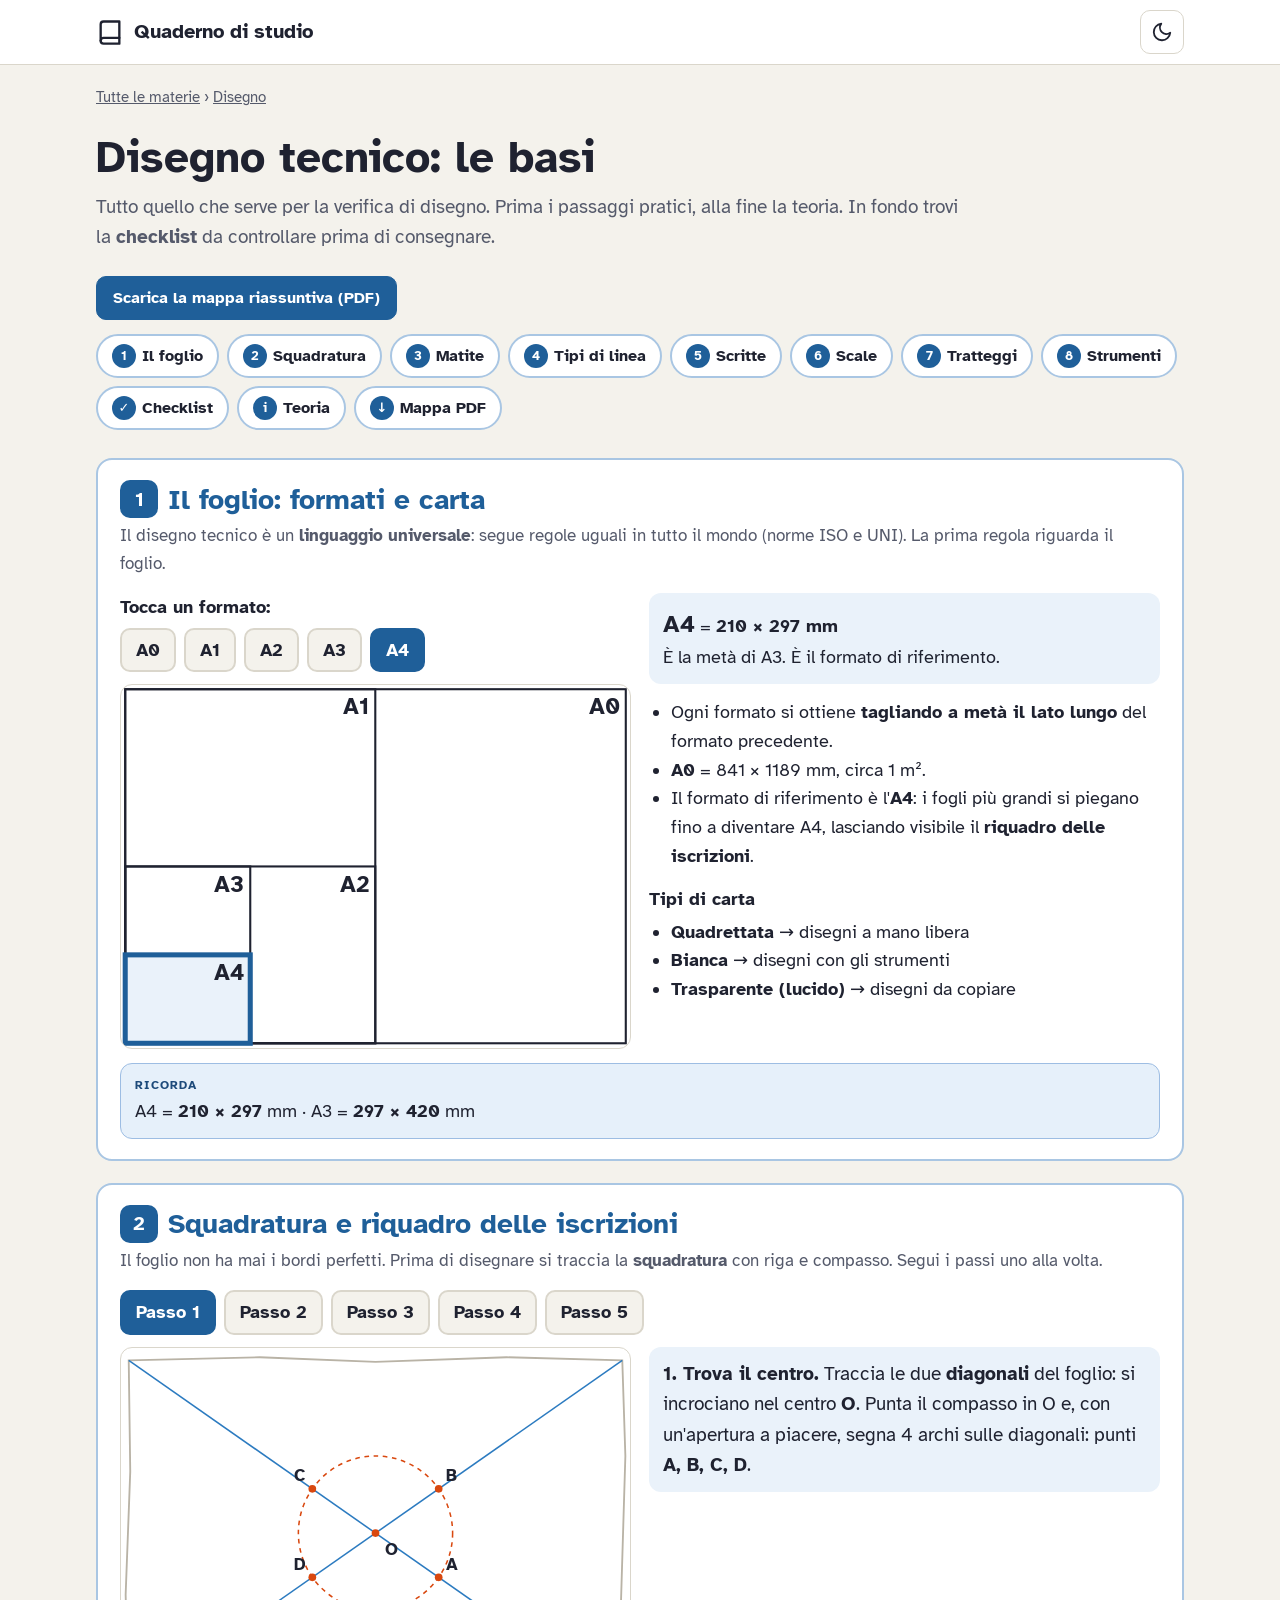
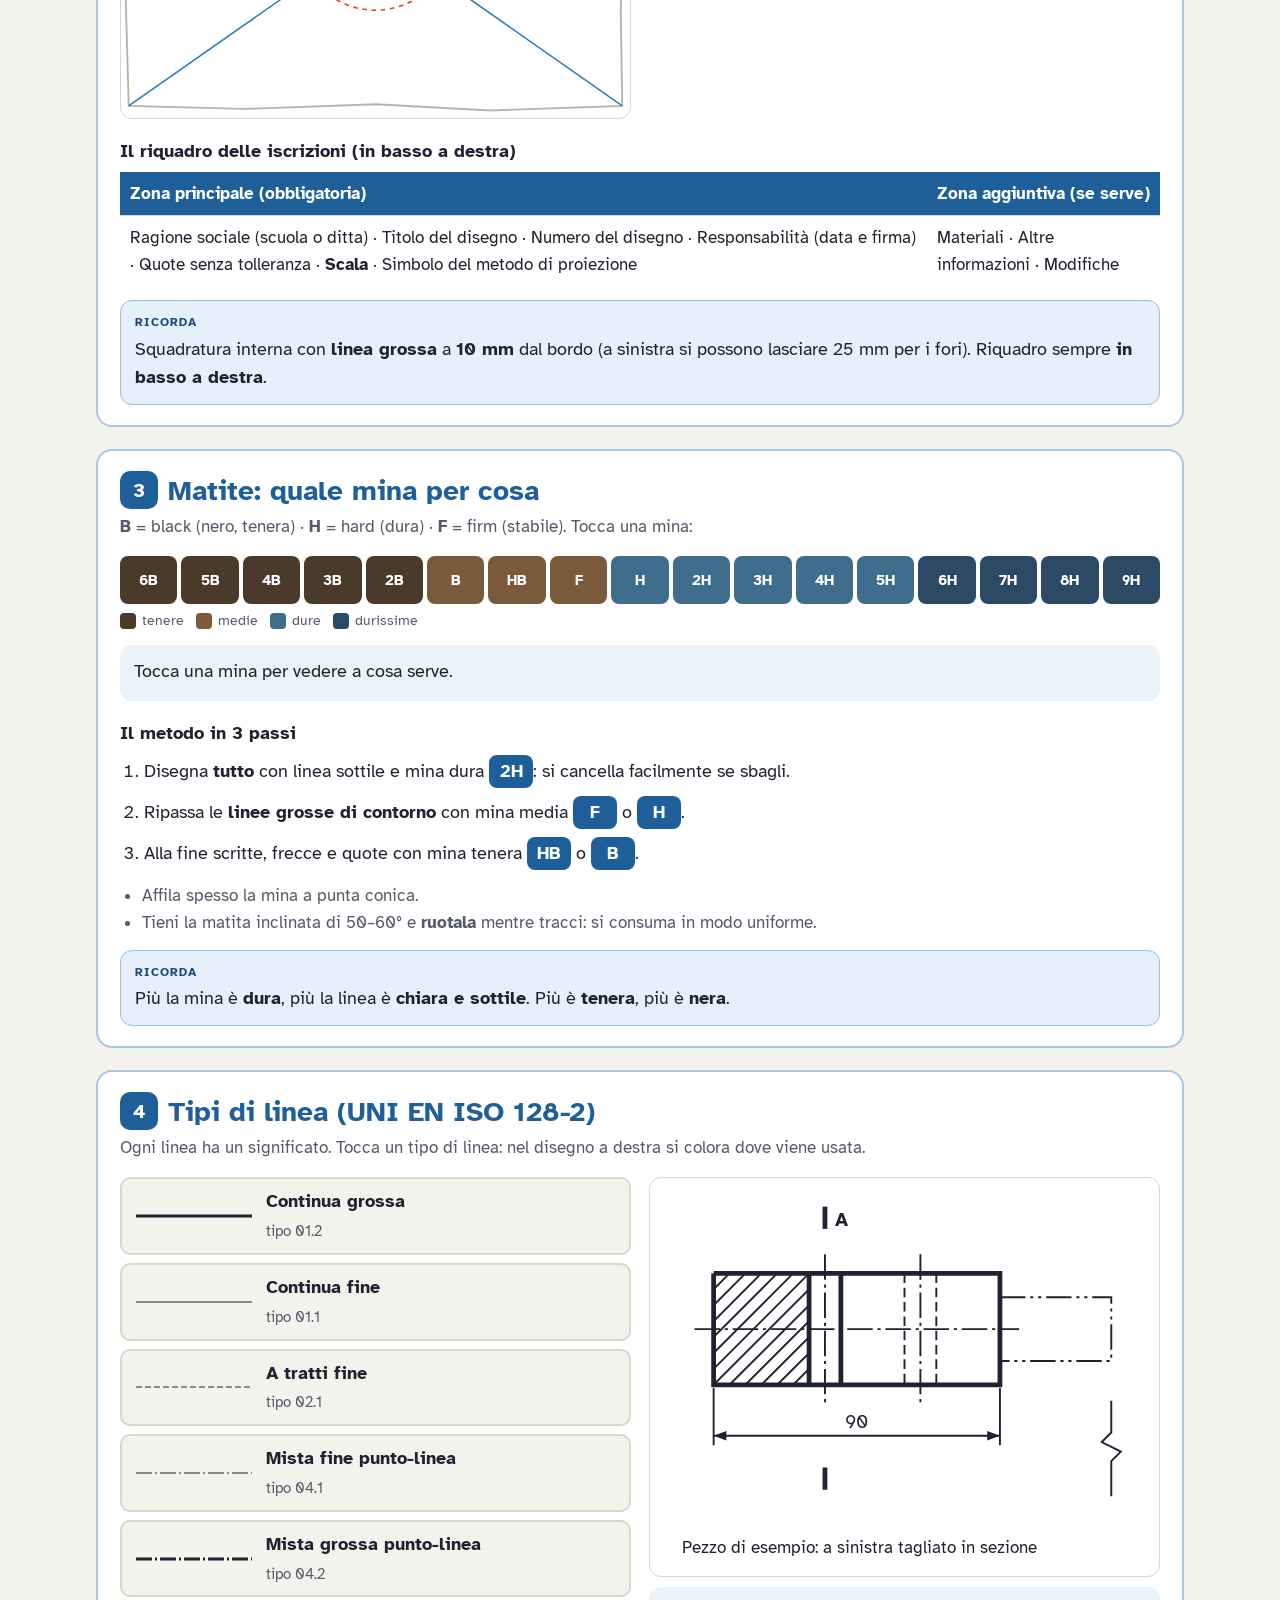
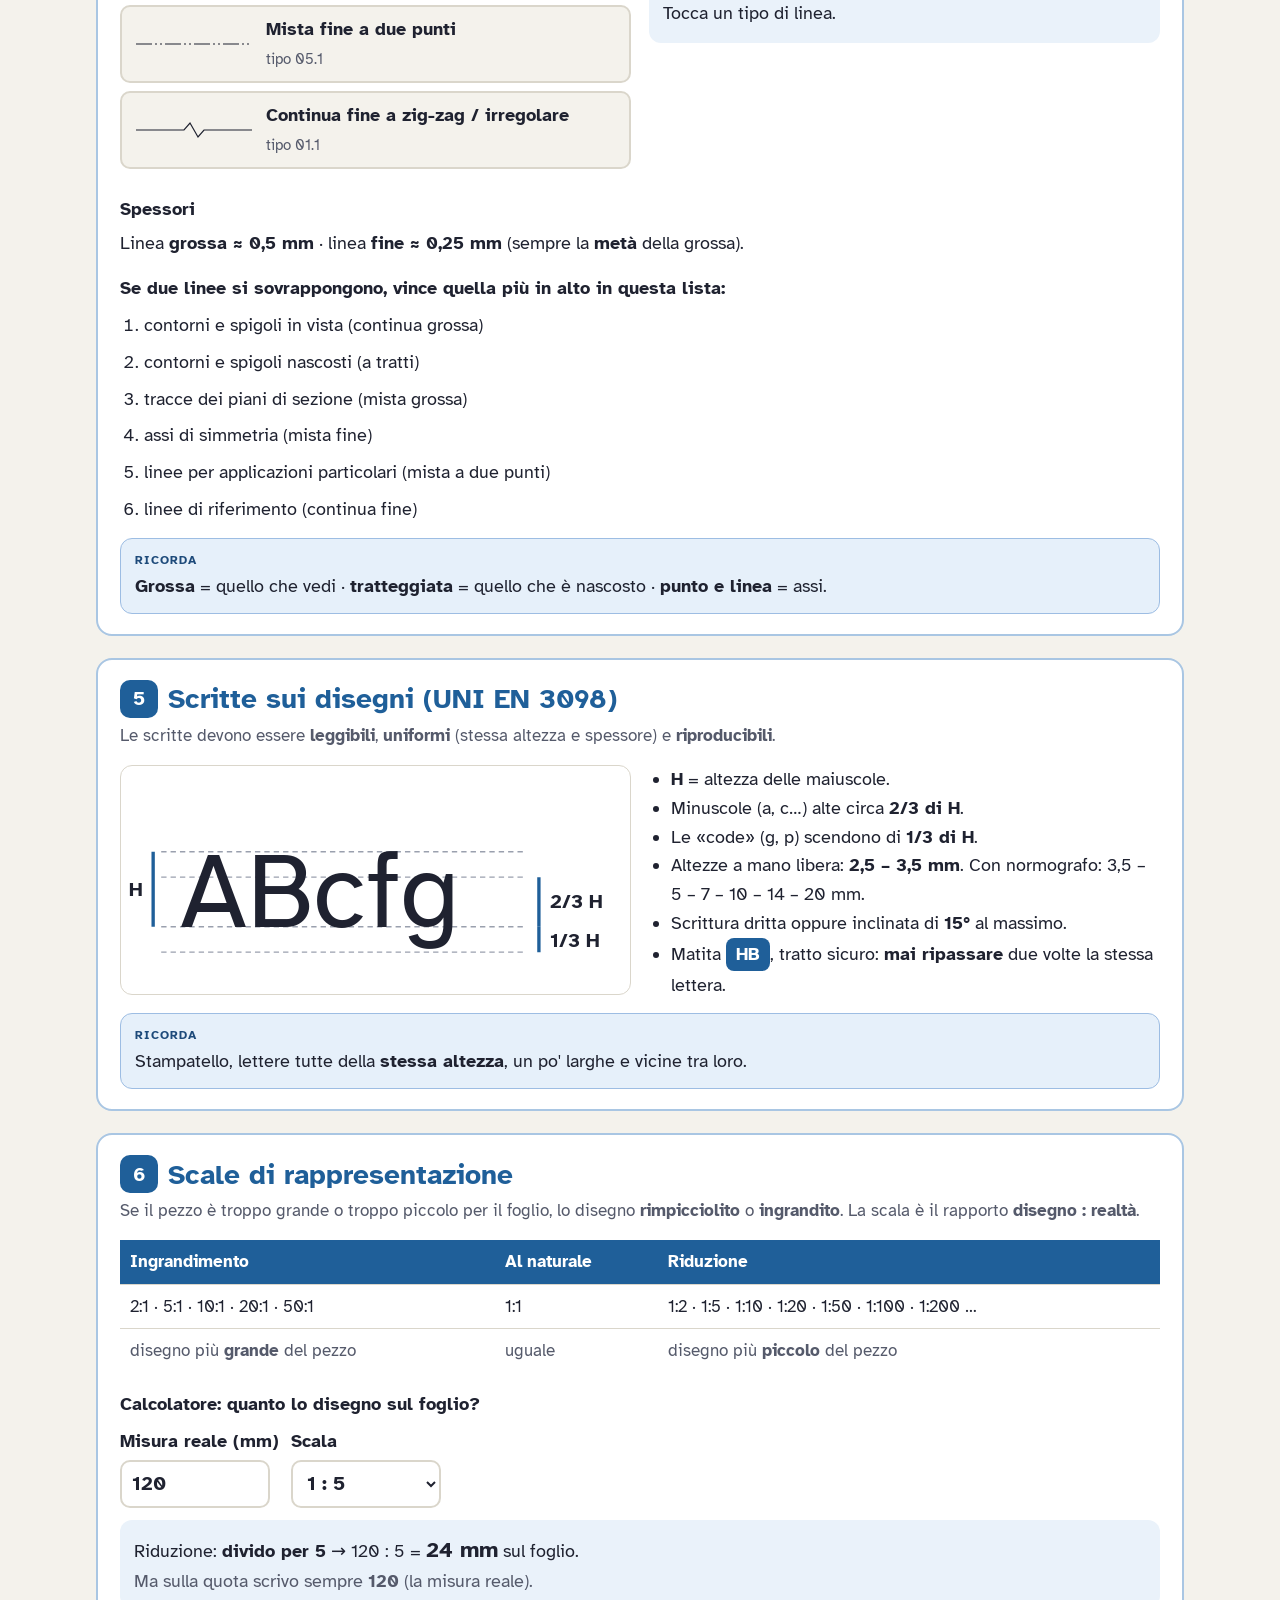
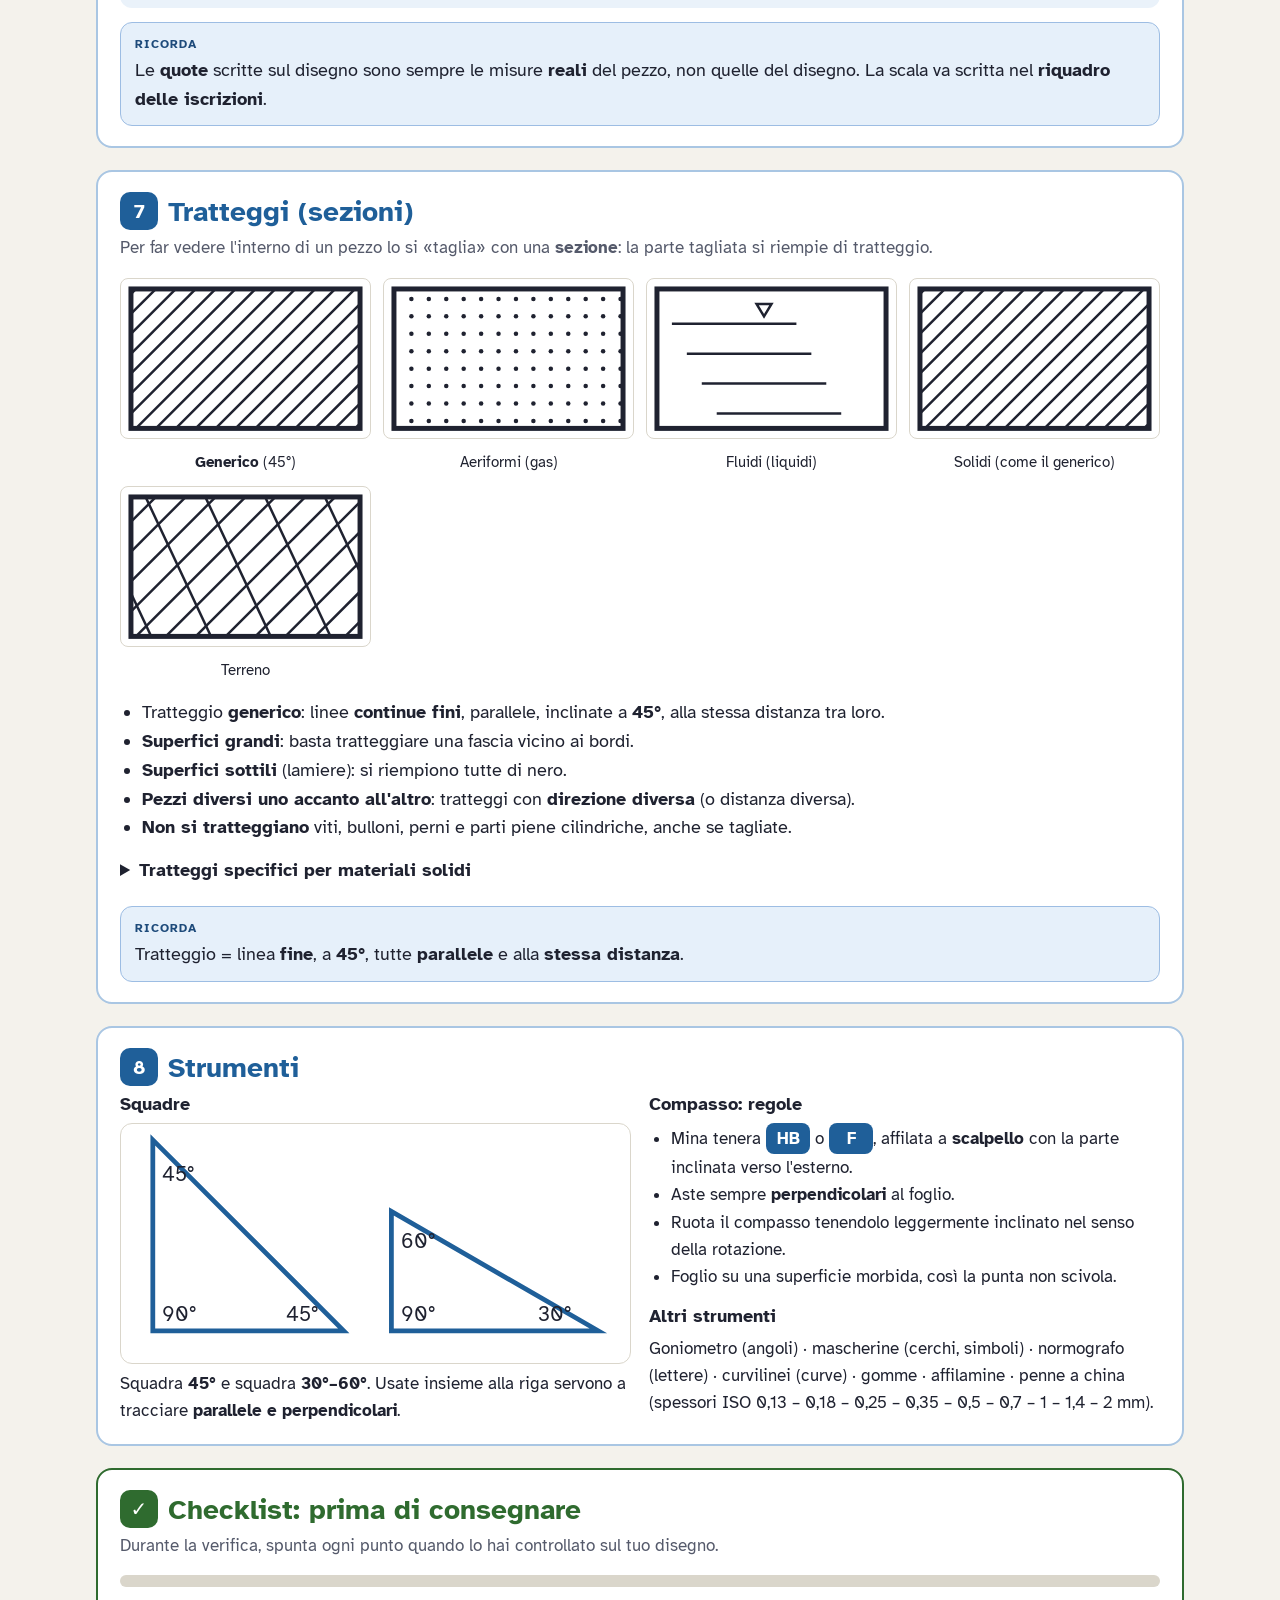
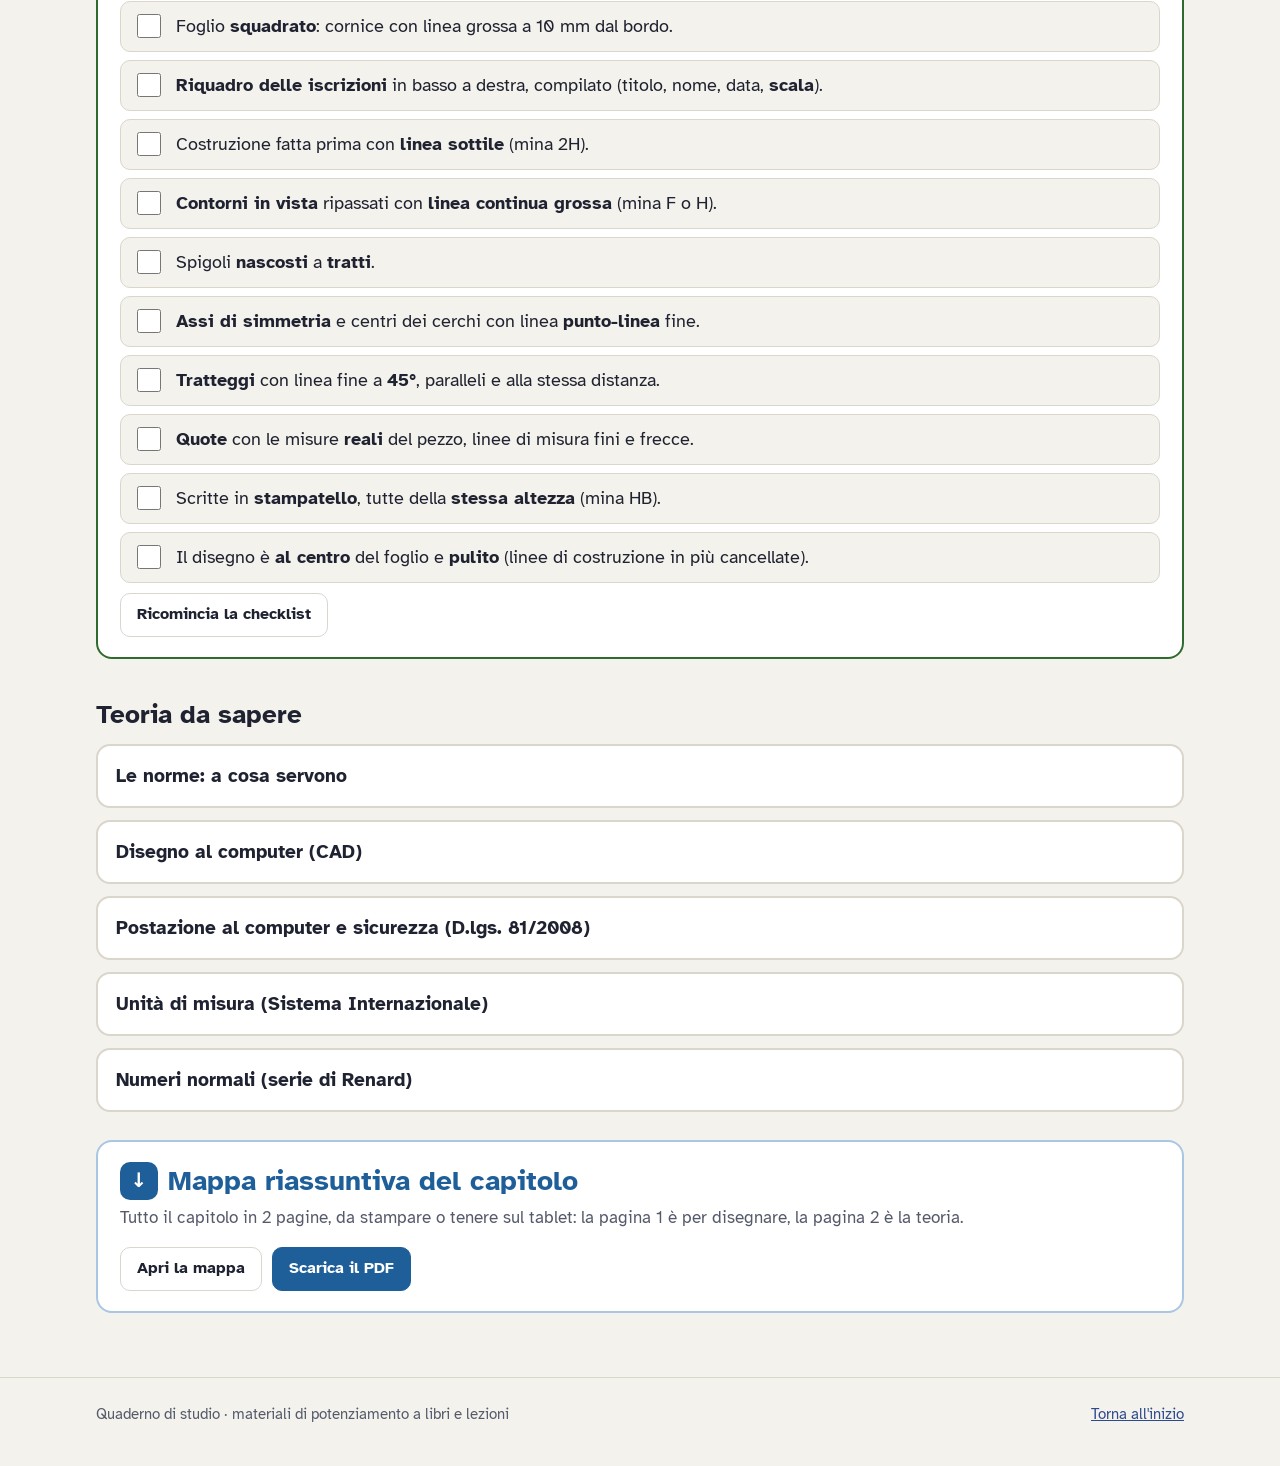
<file: Disegno - Disegno tecnico, le basi.html>
<!doctype html>
<html lang="it">
<head>
<meta charset="utf-8">
<meta name="viewport" content="width=device-width, initial-scale=1">
<title>Disegno tecnico: le basi · Disegno</title>
<meta name="robots" content="noindex">
<link rel="stylesheet" href="stile.css?v=20261009">
<script src="materiali.js?v=20261009"></script>
<script src="comune.js?v=20261009"></script>
<style>
  :root{--ac:#1F5F99;--ac-chiaro:#EAF2FA;--ac-bordo:#A9C6E3;--linea:#1F2230;--foglio:#FFFFFF;--griglia:#E6E1D6;--ok:#2F6B2F;--ok-chiaro:#EAF4E8}
  @media (prefers-color-scheme:dark){:root:not([data-theme="light"]){--ac:#8FBDEB;--ac-chiaro:#172433;--ac-bordo:#2E4A66;--linea:#ECEAE4;--foglio:#1E212C;--griglia:#2E3240;--ok:#8FCB86;--ok-chiaro:#1C2A1B}}
  :root[data-theme="dark"]{--ac:#8FBDEB;--ac-chiaro:#172433;--ac-bordo:#2E4A66;--linea:#ECEAE4;--foglio:#1E212C;--griglia:#2E3240;--ok:#8FCB86;--ok-chiaro:#1C2A1B}

  .indice{display:flex;flex-wrap:wrap;gap:8px;margin:6px 0 28px}
  .indice a{display:inline-flex;align-items:center;gap:6px;min-height:44px;padding:6px 14px;border-radius:999px;border:2px solid var(--ac-bordo);background:var(--carta);color:var(--inchiostro);text-decoration:none;font-weight:700;font-size:16px}
  .indice a:hover{border-color:var(--ac)}
  .indice a span{display:inline-grid;place-items:center;width:24px;height:24px;border-radius:50%;background:var(--ac);color:var(--carta);font-size:13px}

  section.cap{background:var(--carta);border:2px solid var(--ac-bordo);border-radius:16px;padding:20px 22px;margin:0 0 22px;scroll-margin-top:12px}
  section.cap>h2{margin:0 0 4px;color:var(--ac);font-size:clamp(22px,3.4vw,28px);display:flex;align-items:center;gap:10px}
  section.cap>h2 .n{display:inline-grid;place-items:center;flex:none;width:38px;height:38px;border-radius:10px;background:var(--ac);color:var(--carta);font-size:20px}
  .perche{color:var(--tenue);margin:0 0 16px;font-size:17px}
  .ricorda{background:var(--semplice);border:1px solid var(--semplice-bordo);border-radius:12px;padding:12px 14px;margin:14px 0 0;font-size:18px}
  .ricorda .tag{display:block;font-size:12px;font-weight:700;letter-spacing:.08em;color:var(--semplice-testo);margin-bottom:2px}
  .due{display:grid;grid-template-columns:repeat(2,minmax(0,1fr));gap:18px;align-items:start}
  @media (max-width:820px){.due{grid-template-columns:1fr}}
  .scelte{display:flex;flex-wrap:wrap;gap:8px;margin:0 0 12px}
  .scelte button{min-height:44px;min-width:52px;padding:6px 14px;border-radius:10px;border:2px solid var(--bordo);background:var(--fondo);color:var(--inchiostro);font:inherit;font-weight:700;cursor:pointer}
  .scelte button[aria-pressed="true"]{background:var(--ac);border-color:var(--ac);color:var(--carta)}
  .esito{background:var(--ac-chiaro);border-radius:12px;padding:12px 14px;font-size:18px;min-height:56px}
  .disegno{width:100%;height:auto;display:block;background:var(--foglio);border:1px solid var(--bordo);border-radius:12px}
  .disegno text{font-family:"Atkinson",system-ui,sans-serif;fill:var(--linea)}
  .tab{width:100%;border-collapse:collapse;font-size:17px}
  .tab th{background:var(--ac);color:var(--carta);text-align:left;padding:8px 10px}
  .tab td{border-top:1px solid var(--bordo);padding:8px 10px;vertical-align:middle}
  .tab tr.att td{background:var(--ac-chiaro)}
  .scorri{overflow-x:auto}
  ol.passi{margin:0;padding-left:24px}
  ol.passi li{margin:8px 0;font-size:18px}
  .mina{display:inline-block;min-width:44px;text-align:center;font-weight:700;border-radius:8px;padding:2px 8px;background:var(--ac);color:var(--carta)}

  /* matite */
  .durezze{display:grid;grid-template-columns:repeat(17,minmax(0,1fr));gap:4px;margin:6px 0 4px}
  @media (max-width:700px){.durezze{grid-template-columns:repeat(9,minmax(0,1fr))}}
  .durezze button{min-height:48px;border-radius:8px;border:2px solid transparent;font:inherit;font-weight:700;font-size:15px;cursor:pointer;color:#fff}
  .durezze button[aria-pressed="true"]{outline:3px solid var(--inchiostro);outline-offset:2px}
  .leg-dur{display:flex;flex-wrap:wrap;gap:12px;font-size:14px;color:var(--tenue);margin:6px 0 12px}
  .leg-dur span{display:inline-flex;align-items:center;gap:6px}
  .leg-dur i{display:inline-block;width:16px;height:16px;border-radius:4px}

  /* linee */
  .righe-linee button{display:grid;grid-template-columns:120px 1fr;gap:12px;align-items:center;width:100%;text-align:left;min-height:56px;padding:8px 12px;border-radius:10px;border:2px solid var(--bordo);background:var(--fondo);color:var(--inchiostro);font:inherit;cursor:pointer;margin:0 0 8px}
  .righe-linee button[aria-pressed="true"]{border-color:var(--ac);background:var(--ac-chiaro)}
  .righe-linee svg{width:120px;height:20px}
  .righe-linee b{display:block}
  .righe-linee small{color:var(--tenue);font-size:15px}
  .evid{stroke:#D9480F !important}
  .attenua{opacity:.18}

  /* checklist */
  .check{list-style:none;margin:0;padding:0}
  .check li{margin:0 0 8px}
  .check label{display:flex;gap:12px;align-items:flex-start;padding:10px 12px;border:1px solid var(--bordo);border-radius:10px;background:var(--fondo);cursor:pointer;font-size:18px;min-height:48px}
  .check input{width:24px;height:24px;flex:none;margin-top:2px;accent-color:var(--ok)}
  .check label.fatto{background:var(--ok-chiaro);border-color:var(--ok)}
  .barra{height:12px;border-radius:99px;background:var(--bordo);overflow:hidden;margin:4px 0 14px}
  .barra span{display:block;height:100%;width:0;background:var(--ok);transition:width .25s}

  .calc{display:flex;flex-wrap:wrap;gap:12px;align-items:end}
  .calc label{display:flex;flex-direction:column;gap:4px;font-weight:700}
  .calc input,.calc select{min-height:48px;font:inherit;font-size:20px;padding:4px 10px;border-radius:10px;border:2px solid var(--bordo);background:var(--carta);color:var(--inchiostro);width:150px}
  details.teoria{background:var(--carta);border:2px solid var(--bordo);border-radius:14px;padding:12px 18px;margin:0 0 12px}
  details.teoria summary{cursor:pointer;font-weight:700;font-size:19px;min-height:36px;display:flex;align-items:center}
  details.teoria p,details.teoria li{font-size:17px}
  .tratteggi{display:grid;grid-template-columns:repeat(4,minmax(0,1fr));gap:12px}
  @media (max-width:640px){.tratteggi{grid-template-columns:repeat(2,minmax(0,1fr))}}
  .tratteggi figure{margin:0;text-align:center;font-size:15px}
  .tratteggi svg{width:100%;height:auto;background:var(--foglio);border:1px solid var(--bordo);border-radius:8px}
  .tratteggi figcaption{margin-top:4px}
</style>
</head>
<body>
<header id="testata"></header>
<main class="contenitore">
  <p class="briciole"><a href="index.html">Tutte le materie</a> › <a href="materia.html?m=disegno">Disegno</a></p>
  <h1>Disegno tecnico: le basi</h1>
  <p class="sottotitolo">Tutto quello che serve per la verifica di disegno. Prima i passaggi pratici, alla fine la teoria. In fondo trovi la <b>checklist</b> da controllare prima di consegnare.</p>

  <p style="margin:0 0 14px"><a class="pulsante" href="mappa-disegno-tecnico-basi.pdf" download style="background:var(--ac);border-color:var(--ac);color:var(--carta)">Scarica la mappa riassuntiva (PDF)</a></p>
  <nav class="indice" aria-label="Argomenti">
    <a href="#foglio"><span>1</span>Il foglio</a>
    <a href="#squadratura"><span>2</span>Squadratura</a>
    <a href="#matite"><span>3</span>Matite</a>
    <a href="#linee"><span>4</span>Tipi di linea</a>
    <a href="#scritte"><span>5</span>Scritte</a>
    <a href="#scale"><span>6</span>Scale</a>
    <a href="#tratteggi"><span>7</span>Tratteggi</a>
    <a href="#strumenti"><span>8</span>Strumenti</a>
    <a href="#checklist"><span>✓</span>Checklist</a>
    <a href="#teoria"><span>i</span>Teoria</a>
    <a href="#mappa"><span>↓</span>Mappa PDF</a>
  </nav>

  <!-- 1 FOGLIO -->
  <section class="cap" id="foglio">
    <h2><span class="n">1</span>Il foglio: formati e carta</h2>
    <p class="perche">Il disegno tecnico è un <b>linguaggio universale</b>: segue regole uguali in tutto il mondo (norme ISO e UNI). La prima regola riguarda il foglio.</p>
    <div class="due">
      <div>
        <p style="margin:0 0 6px;font-weight:700">Tocca un formato:</p>
        <div class="scelte" id="sceltaFormato"></div>
        <svg class="disegno" id="svgFormati" viewBox="-10 -10 1209 861" role="img" aria-label="Formati dei fogli A0, A1, A2, A3, A4"></svg>
      </div>
      <div>
        <div class="esito" id="esitoFormato" aria-live="polite"></div>
        <ul style="font-size:18px;margin:14px 0 0;padding-left:22px">
          <li>Ogni formato si ottiene <b>tagliando a metà il lato lungo</b> del formato precedente.</li>
          <li><b>A0</b> = 841 × 1189 mm, circa 1 m².</li>
          <li>Il formato di riferimento è l'<b>A4</b>: i fogli più grandi si piegano fino a diventare A4, lasciando visibile il <b>riquadro delle iscrizioni</b>.</li>
        </ul>
        <p style="margin:14px 0 4px;font-weight:700">Tipi di carta</p>
        <ul style="font-size:18px;margin:0;padding-left:22px">
          <li><b>Quadrettata</b> → disegni a mano libera</li>
          <li><b>Bianca</b> → disegni con gli strumenti</li>
          <li><b>Trasparente (lucido)</b> → disegni da copiare</li>
        </ul>
      </div>
    </div>
    <div class="ricorda"><span class="tag">RICORDA</span>A4 = <b>210 × 297</b> mm · A3 = <b>297 × 420</b> mm</div>
  </section>

  <!-- 2 SQUADRATURA -->
  <section class="cap" id="squadratura">
    <h2><span class="n">2</span>Squadratura e riquadro delle iscrizioni</h2>
    <p class="perche">Il foglio non ha mai i bordi perfetti. Prima di disegnare si traccia la <b>squadratura</b> con riga e compasso. Segui i passi uno alla volta.</p>
    <div class="scelte" id="sceltaPasso"></div>
    <div class="due">
      <svg class="disegno" id="svgSquadra" viewBox="0 0 330 240" role="img" aria-label="Costruzione della squadratura"></svg>
      <div class="esito" id="esitoPasso" aria-live="polite" style="font-size:19px"></div>
    </div>
    <p style="margin:18px 0 6px;font-weight:700">Il riquadro delle iscrizioni (in basso a destra)</p>
    <div class="scorri">
      <table class="tab">
        <tr><th>Zona principale (obbligatoria)</th><th>Zona aggiuntiva (se serve)</th></tr>
        <tr><td>Ragione sociale (scuola o ditta) · Titolo del disegno · Numero del disegno · Responsabilità (data e firma) · Quote senza tolleranza · <b>Scala</b> · Simbolo del metodo di proiezione</td>
            <td>Materiali · Altre informazioni · Modifiche</td></tr>
      </table>
    </div>
    <div class="ricorda"><span class="tag">RICORDA</span>Squadratura interna con <b>linea grossa</b> a <b>10 mm</b> dal bordo (a sinistra si possono lasciare 25 mm per i fori). Riquadro sempre <b>in basso a destra</b>.</div>
  </section>

  <!-- 3 MATITE -->
  <section class="cap" id="matite">
    <h2><span class="n">3</span>Matite: quale mina per cosa</h2>
    <p class="perche"><b>B</b> = black (nero, tenera) · <b>H</b> = hard (dura) · <b>F</b> = firm (stabile). Tocca una mina:</p>
    <div class="durezze" id="durezze"></div>
    <div class="leg-dur"><span><i style="background:#4A3A2A"></i>tenere</span><span><i style="background:#7A5A3A"></i>medie</span><span><i style="background:#3F6E8C"></i>dure</span><span><i style="background:#2C4A66"></i>durissime</span></div>
    <div class="esito" id="esitoMina" aria-live="polite">Tocca una mina per vedere a cosa serve.</div>
    <p style="margin:18px 0 6px;font-weight:700">Il metodo in 3 passi</p>
    <ol class="passi">
      <li>Disegna <b>tutto</b> con linea sottile e mina dura <span class="mina">2H</span>: si cancella facilmente se sbagli.</li>
      <li>Ripassa le <b>linee grosse di contorno</b> con mina media <span class="mina">F</span> o <span class="mina">H</span>.</li>
      <li>Alla fine scritte, frecce e quote con mina tenera <span class="mina">HB</span> o <span class="mina">B</span>.</li>
    </ol>
    <ul style="font-size:17px;margin:12px 0 0;padding-left:22px;color:var(--tenue)">
      <li>Affila spesso la mina a punta conica.</li>
      <li>Tieni la matita inclinata di 50–60° e <b>ruotala</b> mentre tracci: si consuma in modo uniforme.</li>
    </ul>
    <div class="ricorda"><span class="tag">RICORDA</span>Più la mina è <b>dura</b>, più la linea è <b>chiara e sottile</b>. Più è <b>tenera</b>, più è <b>nera</b>.</div>
  </section>

  <!-- 4 LINEE -->
  <section class="cap" id="linee">
    <h2><span class="n">4</span>Tipi di linea (UNI EN ISO 128-2)</h2>
    <p class="perche">Ogni linea ha un significato. Tocca un tipo di linea: nel disegno a destra si colora dove viene usata.</p>
    <div class="due">
      <div class="righe-linee" id="righeLinee"></div>
      <div>
        <svg class="disegno" id="svgPezzo" viewBox="0 0 320 250" role="img" aria-label="Pezzo di esempio con i diversi tipi di linea"></svg>
        <div class="esito" id="esitoLinea" style="margin-top:10px" aria-live="polite">Tocca un tipo di linea.</div>
      </div>
    </div>
    <p style="margin:18px 0 6px;font-weight:700">Spessori</p>
    <p style="margin:0;font-size:18px">Linea <b>grossa ≈ 0,5 mm</b> · linea <b>fine ≈ 0,25 mm</b> (sempre la <b>metà</b> della grossa).</p>
    <p style="margin:16px 0 6px;font-weight:700">Se due linee si sovrappongono, vince quella più in alto in questa lista:</p>
    <ol class="passi">
      <li>contorni e spigoli in vista (continua grossa)</li>
      <li>contorni e spigoli nascosti (a tratti)</li>
      <li>tracce dei piani di sezione (mista grossa)</li>
      <li>assi di simmetria (mista fine)</li>
      <li>linee per applicazioni particolari (mista a due punti)</li>
      <li>linee di riferimento (continua fine)</li>
    </ol>
    <div class="ricorda"><span class="tag">RICORDA</span><b>Grossa</b> = quello che vedi · <b>tratteggiata</b> = quello che è nascosto · <b>punto e linea</b> = assi.</div>
  </section>

  <!-- 5 SCRITTE -->
  <section class="cap" id="scritte">
    <h2><span class="n">5</span>Scritte sui disegni (UNI EN 3098)</h2>
    <p class="perche">Le scritte devono essere <b>leggibili</b>, <b>uniformi</b> (stessa altezza e spessore) e <b>riproducibili</b>.</p>
    <div class="due">
      <svg class="disegno" viewBox="0 0 380 170" role="img" aria-label="Proporzioni delle altezze dei caratteri">
        <g stroke="#9AA0AE" stroke-dasharray="4 3"><line x1="30" y1="64" x2="300" y2="64"/><line x1="30" y1="83" x2="300" y2="83"/><line x1="30" y1="120" x2="300" y2="120"/><line x1="30" y1="139" x2="300" y2="139"/></g>
        <text id="campione" x="44" y="120" font-size="80" style="font-family:'Atkinson',sans-serif">ABcfg</text>
        <g stroke="var(--ac)" stroke-width="2.5">
          <line x1="24" y1="64" x2="24" y2="120"/><line x1="312" y1="83" x2="312" y2="120"/><line x1="312" y1="120" x2="312" y2="139"/>
        </g>
        <g style="fill:var(--ac)" font-size="15" font-weight="700">
          <text x="6" y="97">H</text><text x="320" y="106">2/3 H</text><text x="320" y="135">1/3 H</text>
        </g>
      </svg>
      <ul style="font-size:18px;margin:0;padding-left:22px">
        <li><b>H</b> = altezza delle maiuscole.</li>
        <li>Minuscole (a, c…) alte circa <b>2/3 di H</b>.</li>
        <li>Le «code» (g, p) scendono di <b>1/3 di H</b>.</li>
        <li>Altezze a mano libera: <b>2,5 – 3,5 mm</b>. Con normografo: 3,5 – 5 – 7 – 10 – 14 – 20 mm.</li>
        <li>Scrittura dritta oppure inclinata di <b>15°</b> al massimo.</li>
        <li>Matita <span class="mina">HB</span>, tratto sicuro: <b>mai ripassare</b> due volte la stessa lettera.</li>
      </ul>
    </div>
    <div class="ricorda"><span class="tag">RICORDA</span>Stampatello, lettere tutte della <b>stessa altezza</b>, un po' larghe e vicine tra loro.</div>
  </section>

  <!-- 6 SCALE -->
  <section class="cap" id="scale">
    <h2><span class="n">6</span>Scale di rappresentazione</h2>
    <p class="perche">Se il pezzo è troppo grande o troppo piccolo per il foglio, lo disegno <b>rimpicciolito</b> o <b>ingrandito</b>. La scala è il rapporto <b>disegno : realtà</b>.</p>
    <div class="scorri">
      <table class="tab">
        <tr><th>Ingrandimento</th><th>Al naturale</th><th>Riduzione</th></tr>
        <tr><td>2:1 · 5:1 · 10:1 · 20:1 · 50:1</td><td>1:1</td><td>1:2 · 1:5 · 1:10 · 1:20 · 1:50 · 1:100 · 1:200 …</td></tr>
        <tr><td style="color:var(--tenue)">disegno più <b>grande</b> del pezzo</td><td style="color:var(--tenue)">uguale</td><td style="color:var(--tenue)">disegno più <b>piccolo</b> del pezzo</td></tr>
      </table>
    </div>
    <p style="margin:18px 0 8px;font-weight:700">Calcolatore: quanto lo disegno sul foglio?</p>
    <div class="calc">
      <label for="misReale">Misura reale (mm)<input id="misReale" inputmode="decimal" value="120"></label>
      <label for="scalaSel">Scala<select id="scalaSel"></select></label>
    </div>
    <div class="esito" id="esitoScala" style="margin-top:12px" aria-live="polite"></div>
    <div class="ricorda"><span class="tag">RICORDA</span>Le <b>quote</b> scritte sul disegno sono sempre le misure <b>reali</b> del pezzo, non quelle del disegno. La scala va scritta nel <b>riquadro delle iscrizioni</b>.</div>
  </section>

  <!-- 7 TRATTEGGI -->
  <section class="cap" id="tratteggi">
    <h2><span class="n">7</span>Tratteggi (sezioni)</h2>
    <p class="perche">Per far vedere l'interno di un pezzo lo si «taglia» con una <b>sezione</b>: la parte tagliata si riempie di tratteggio.</p>
    <div class="tratteggi" id="tratteggiGen"></div>
    <ul style="font-size:18px;margin:16px 0 0;padding-left:22px">
      <li>Tratteggio <b>generico</b>: linee <b>continue fini</b>, parallele, inclinate a <b>45°</b>, alla stessa distanza tra loro.</li>
      <li><b>Superfici grandi</b>: basta tratteggiare una fascia vicino ai bordi.</li>
      <li><b>Superfici sottili</b> (lamiere): si riempiono tutte di nero.</li>
      <li><b>Pezzi diversi uno accanto all'altro</b>: tratteggi con <b>direzione diversa</b> (o distanza diversa).</li>
      <li><b>Non si tratteggiano</b> viti, bulloni, perni e parti piene cilindriche, anche se tagliate.</li>
    </ul>
    <details style="margin-top:14px">
      <summary style="cursor:pointer;font-weight:700;min-height:36px">Tratteggi specifici per materiali solidi</summary>
      <div class="tratteggi" id="tratteggiSpec" style="margin-top:10px"></div>
    </details>
    <div class="ricorda"><span class="tag">RICORDA</span>Tratteggio = linea <b>fine</b>, a <b>45°</b>, tutte <b>parallele</b> e alla <b>stessa distanza</b>.</div>
  </section>

  <!-- 8 STRUMENTI -->
  <section class="cap" id="strumenti">
    <h2><span class="n">8</span>Strumenti</h2>
    <div class="due">
      <div>
        <p style="margin:0 0 4px;font-weight:700">Squadre</p>
        <svg class="disegno" viewBox="0 0 320 150" role="img" aria-label="Squadra a 45 gradi e squadra a 30 e 60 gradi">
          <polygon points="20,130 140,130 20,10" fill="none" stroke="var(--ac)" stroke-width="3"/>
          <text x="26" y="124" font-size="13">90°</text><text x="104" y="124" font-size="13">45°</text><text x="26" y="36" font-size="13">45°</text>
          <polygon points="170,130 300,130 170,55" fill="none" stroke="var(--ac)" stroke-width="3"/>
          <text x="176" y="124" font-size="13">90°</text><text x="262" y="124" font-size="13">30°</text><text x="176" y="78" font-size="13">60°</text>
        </svg>
        <p style="font-size:17px;margin:6px 0 0">Squadra <b>45°</b> e squadra <b>30°–60°</b>. Usate insieme alla riga servono a tracciare <b>parallele e perpendicolari</b>.</p>
      </div>
      <div>
        <p style="margin:0 0 4px;font-weight:700">Compasso: regole</p>
        <ul style="font-size:17px;margin:0;padding-left:22px">
          <li>Mina tenera <span class="mina">HB</span> o <span class="mina">F</span>, affilata a <b>scalpello</b> con la parte inclinata verso l'esterno.</li>
          <li>Aste sempre <b>perpendicolari</b> al foglio.</li>
          <li>Ruota il compasso tenendolo leggermente inclinato nel senso della rotazione.</li>
          <li>Foglio su una superficie morbida, così la punta non scivola.</li>
        </ul>
        <p style="margin:12px 0 4px;font-weight:700">Altri strumenti</p>
        <p style="font-size:17px;margin:0">Goniometro (angoli) · mascherine (cerchi, simboli) · normografo (lettere) · curvilinei (curve) · gomme · affilamine · penne a china (spessori ISO 0,13 – 0,18 – 0,25 – 0,35 – 0,5 – 0,7 – 1 – 1,4 – 2 mm).</p>
      </div>
    </div>
  </section>

  <!-- CHECKLIST -->
  <section class="cap" id="checklist" style="border-color:var(--ok)">
    <h2 style="color:var(--ok)"><span class="n" style="background:var(--ok)">✓</span>Checklist: prima di consegnare</h2>
    <p class="perche">Durante la verifica, spunta ogni punto quando lo hai controllato sul tuo disegno.</p>
    <div class="barra" aria-hidden="true"><span id="barraCheck"></span></div>
    <ul class="check" id="check"></ul>
    <p style="margin:10px 0 0"><button class="pulsante" type="button" id="azzeraCheck">Ricomincia la checklist</button></p>
  </section>

  <!-- TEORIA -->
  <h2 id="teoria" style="scroll-margin-top:12px">Teoria da sapere</h2>
  <details class="teoria"><summary>Le norme: a cosa servono</summary>
    <p>Il disegno permette di descrivere un oggetto in modo <b>completo e uguale per tutti</b>: forma esterna e interna, dimensioni, materiale, finitura, come costruirlo. Le parole invece possono essere interpretate in modi diversi.</p>
    <p>Tre tipi di norme: <b>di rappresentazione</b> (fogli, linee, sezioni…), <b>di quotatura</b> (come si scrivono le misure), <b>di designazione</b> (come si indicano pezzi già in commercio: viti, dadi…).</p>
    <p>Enti di unificazione: <b>ISO</b> (internazionale), <b>UNI</b> (Italia), DIN (Germania), AFNOR (Francia), BSI (Inghilterra), CEN (Europa), ANSI (USA)…</p>
  </details>
  <details class="teoria"><summary>Disegno al computer (CAD)</summary>
    <p><b>CAD</b> = Computer Aided Design, disegno assistito dal computer. Vantaggi: velocità e precisione, facile da modificare, da archiviare e trasportare, librerie di simboli, collegamento con la produzione (<b>CAM</b>).</p>
    <p><b>Stazione grafica</b> = hardware (le parti fisiche) + software (i programmi). Il computer ha <b>CPU</b> (elabora), <b>RAM</b> (memoria che si cancella a computer spento), <b>ROM</b> (memoria permanente).</p>
    <p>Periferiche di <b>input</b> (entrano i dati): tastiera, mouse, scanner, tavoletta grafica. Di <b>output</b> (escono i risultati): monitor, stampante, plotter. Software di sistema: Windows, Linux, macOS.</p>
  </details>
  <details class="teoria"><summary>Postazione al computer e sicurezza (D.lgs. 81/2008)</summary>
    <ul>
      <li>Monitor a <b>50–80 cm</b> dagli occhi, bordo superiore all'altezza degli occhi.</li>
      <li>Pausa di <b>15 minuti ogni 2 ore</b> (120 minuti) al videoterminale.</li>
      <li>Avambracci paralleli al tavolo, mouse vicino, tappetino.</li>
      <li>Sedia regolabile, piedi appoggiati, ginocchia ad angolo retto.</li>
    </ul>
  </details>
  <details class="teoria"><summary>Unità di misura (Sistema Internazionale)</summary>
    <p>Grandezze fondamentali: lunghezza (<b>metro, m</b>), massa (<b>kilogrammo, kg</b>), tempo (<b>secondo, s</b>), corrente (ampere, A), temperatura (kelvin, K), quantità di sostanza (mole), intensità luminosa (candela).</p>
    <p>Derivate: forza (<b>newton, N</b>), pressione (pascal, Pa), lavoro ed energia (<b>joule, J</b>), potenza (<b>watt, W</b>).</p>
  </details>
  <details class="teoria"><summary>Numeri normali (serie di Renard)</summary>
    <p>Per le dimensioni dei pezzi non si scelgono numeri a caso ma valori unificati: serie <b>R5, R10, R20, R40</b>. Si usa prima la R5 (1 – 1,6 – 2,5 – 4 – 6 – 10…). Servono a risparmiare e a rendere i pezzi intercambiabili.</p>
  </details>

  <section class="cap" id="mappa" style="margin-top:28px">
    <h2><span class="n">↓</span>Mappa riassuntiva del capitolo</h2>
    <p class="perche">Tutto il capitolo in 2 pagine, da stampare o tenere sul tablet: la pagina 1 è per disegnare, la pagina 2 è la teoria.</p>
    <p style="margin:0;display:flex;flex-wrap:wrap;gap:10px">
      <a class="pulsante" href="mappa-disegno-tecnico-basi.pdf" target="_blank" rel="noopener">Apri la mappa</a>
      <a class="pulsante" href="mappa-disegno-tecnico-basi.pdf" download style="background:var(--ac);border-color:var(--ac);color:var(--carta)">Scarica il PDF</a>
    </p>
  </section>
</main>
<footer id="piede"></footer>

<script>
var NS = "http://www.w3.org/2000/svg";
function el(tag, attrs, parent, txt) {
  var e = document.createElementNS(NS, tag);
  for (var k in attrs) e.setAttribute(k, attrs[k]);
  if (txt != null) e.textContent = txt;
  if (parent) parent.appendChild(e);
  return e;
}
function pulsanti(contenitore, etichette, onClick) {
  var c = document.getElementById(contenitore);
  c.innerHTML = etichette.map(function (t, i) { return '<button type="button" aria-pressed="false" data-i="' + i + '">' + t + "</button>"; }).join("");
  c.addEventListener("click", function (e) {
    var b = e.target.closest("button"); if (!b) return;
    c.querySelectorAll("button").forEach(function (x) { x.setAttribute("aria-pressed", x === b ? "true" : "false"); });
    onClick(+b.dataset.i);
  });
  return function (i) { c.querySelectorAll("button")[i].click(); };
}

/* ========== 1. FORMATI ========== */
var FORMATI = [["A0", 841, 1189], ["A1", 594, 841], ["A2", 420, 594], ["A3", 297, 420], ["A4", 210, 297]];
var svgF = document.getElementById("svgFormati");
// disposizione semplice: ogni formato è la metà del precedente, annidato in basso a sinistra
var rett = [[0, 0, 1189, 841], [0, 0, 594, 841], [0, 421, 594, 420], [0, 421, 297, 420], [0, 631, 297, 210]];
rett[4] = [0, 631, 297, 210]; // A4 orizzontale dentro A3
var rr = rett.map(function (r, i) {
  var g = el("g", {}, svgF);
  var rect = el("rect", { x: r[0], y: r[1], width: r[2], height: r[3], fill: "transparent", stroke: "var(--linea)", "stroke-width": 5 }, g);
  el("text", { x: r[0] + r[2] - 14, y: r[1] + 60, "font-size": 54, "text-anchor": "end", "font-weight": 700 }, g, FORMATI[i][0]);
  return rect;
});
var scegliFormato = pulsanti("sceltaFormato", FORMATI.map(function (f) { return f[0]; }), function (i) {
  rr.forEach(function (r, k) { r.setAttribute("fill", k === i ? "var(--ac-chiaro)" : "transparent"); r.setAttribute("stroke", k === i ? "var(--ac)" : "var(--linea)"); r.setAttribute("stroke-width", k === i ? 12 : 5); });
  if (i) rr[i].parentNode.parentNode.appendChild(rr[i].parentNode);
  var f = FORMATI[i];
  document.getElementById("esitoFormato").innerHTML = "<b style='font-size:24px'>" + f[0] + "</b> = <b>" + f[1] + " × " + f[2] + " mm</b>" +
    (i ? "<br>È la metà di " + FORMATI[i - 1][0] + "." : "<br>Il formato più grande: circa 1 metro quadrato.") + (i === 4 ? " È il formato di riferimento." : "");
});
scegliFormato(4);

/* ========== 2. SQUADRATURA ========== */
var sq = document.getElementById("svgSquadra");
var O = [165, 120];
var foglio = "M5,8 L90,6 L165,9 L250,6 L325,8 L327,70 L324,170 L325,232 L240,235 L165,231 L80,234 L5,232 L3,160 L6,80 Z";
el("path", { d: foglio, fill: "var(--foglio)", stroke: "#B9B3A6", "stroke-width": 1.2 }, sq);
var strati = [];
for (var s = 0; s < 5; s++) strati.push(el("g", { opacity: 0 }, sq));
var colAiuto = "#2C7BC0", colArco = "#D9480F";
function punto(g, p, nome, dx, dy) { el("circle", { cx: p[0], cy: p[1], r: 2.5, fill: colArco }, g); el("text", { x: p[0] + (dx || 5), y: p[1] + (dy || -5), "font-size": 11, "font-weight": 700 }, g, nome); }
function arco(g, c, r, a1, a2) {
  var p1 = [c[0] + r * Math.cos(a1), c[1] + r * Math.sin(a1)], p2 = [c[0] + r * Math.cos(a2), c[1] + r * Math.sin(a2)];
  el("path", { d: "M" + p1 + " A" + r + "," + r + " 0 0,1 " + p2, fill: "none", stroke: colArco, "stroke-width": 1.4 }, g);
}
// passo 1: diagonali, centro O, punti A B C D
var g1 = strati[0];
el("line", { x1: 5, y1: 8, x2: 325, y2: 232, stroke: colAiuto, "stroke-width": 1 }, g1);
el("line", { x1: 325, y1: 8, x2: 5, y2: 232, stroke: colAiuto, "stroke-width": 1 }, g1);
punto(g1, O, "O", 6, 14);
var R = 50, dirs = [[160, -112], [-160, -112], [-160, 112], [160, 112]];
var ABCD = dirs.map(function (d) { var l = Math.hypot(d[0], d[1]); return [O[0] + R * d[0] / l, O[1] + R * d[1] / l]; });
el("circle", { cx: O[0], cy: O[1], r: R, fill: "none", stroke: colArco, "stroke-width": 1, "stroke-dasharray": "3 3" }, g1);
["B", "C", "D", "A"].forEach(function (n, i) { punto(g1, ABCD[i], n, i === 1 || i === 2 ? -12 : 5); });
// passo 2: archi da A B C D e assi
var g2 = strati[1], R1 = 62;
function incrocio(p, q, sopra) { var mx = (p[0] + q[0]) / 2, my = (p[1] + q[1]) / 2, d = Math.hypot(q[0] - p[0], q[1] - p[1]), h = Math.sqrt(R1 * R1 - d * d / 4), ux = -(q[1] - p[1]) / d, uy = (q[0] - p[0]) / d; return sopra ? [mx + ux * h, my + uy * h] : [mx - ux * h, my - uy * h]; }
var B = ABCD[0], C = ABCD[1], Dp = ABCD[2], A = ABCD[3];
var F = incrocio(B, C, true), H = incrocio(A, Dp, false), G = incrocio(C, Dp, true), E = incrocio(B, A, false);
[[B, F], [C, F], [Dp, H], [A, H], [C, G], [Dp, G], [B, E], [A, E]].forEach(function (pq) {
  var c = pq[0], t = pq[1], a = Math.atan2(t[1] - c[1], t[0] - c[0]); arco(g2, c, R1, a - 0.18, a + 0.18);
});
punto(g2, F, "F"); punto(g2, H, "H", 5, 12); punto(g2, G, "G", -12); punto(g2, E, "E");
el("line", { x1: 165, y1: 6, x2: 165, y2: 234, stroke: colAiuto, "stroke-width": 1.2, "stroke-dasharray": "10 2 2 2" }, g2);
el("line", { x1: 4, y1: 120, x2: 326, y2: 120, stroke: colAiuto, "stroke-width": 1.2, "stroke-dasharray": "10 2 2 2" }, g2);
// passo 3: punti L M N P e squadratura esterna (A4 orizzontale 297 x 210)
var g3 = strati[2];
var L = [165, 225], M = [313.5, 120], N = [165, 15], P = [16.5, 120];
punto(g3, N, "N", 5, 12); punto(g3, L, "L", 5, -4); punto(g3, M, "M", -14, -5); punto(g3, P, "P", 4, -5);
el("rect", { x: 16.5, y: 15, width: 297, height: 210, fill: "none", stroke: "var(--linea)", "stroke-width": 0.8 }, g3);
el("text", { x: 170, y: 72, "font-size": 10, fill: colAiuto }, g3, "metà altezza");
el("text", { x: 200, y: 134, "font-size": 10, fill: colAiuto }, g3, "metà base");
// passo 4: squadratura interna 10 mm
var g4 = strati[3];
el("rect", { x: 26.5, y: 25, width: 277, height: 190, fill: "none", stroke: "var(--linea)", "stroke-width": 2.6 }, g4);
el("line", { x1: 16.5, y1: 40, x2: 26.5, y2: 40, stroke: colArco, "stroke-width": 1 }, g4);
el("text", { x: 30, y: 43, "font-size": 10, fill: colArco }, g4, "10 mm");
// passo 5: riquadro iscrizioni
var g5 = strati[4];
el("rect", { x: 183.5, y: 185, width: 120, height: 30, fill: "var(--ac-chiaro)", stroke: "var(--linea)", "stroke-width": 1.6 }, g5);
el("line", { x1: 183.5, y1: 200, x2: 303.5, y2: 200, stroke: "var(--linea)", "stroke-width": .8 }, g5);
el("line", { x1: 243.5, y1: 185, x2: 243.5, y2: 200, stroke: "var(--linea)", "stroke-width": .8 }, g5);
el("text", { x: 243.5, y: 211, "font-size": 9, "text-anchor": "middle" }, g5, "Titolo del disegno");
el("text", { x: 213.5, y: 196, "font-size": 8, "text-anchor": "middle" }, g5, "Nome · data");
el("text", { x: 273.5, y: 196, "font-size": 8, "text-anchor": "middle" }, g5, "Scala 1:1");
var PASSI = [
  "<b>1. Trova il centro.</b> Traccia le due <b>diagonali</b> del foglio: si incrociano nel centro <b>O</b>. Punta il compasso in O e, con un'apertura a piacere, segna 4 archi sulle diagonali: punti <b>A, B, C, D</b>.",
  "<b>2. Traccia gli assi.</b> Punta il compasso in A, B, C e D e, con una nuova apertura, traccia 8 archi. Si incrociano nei punti <b>E, F, G, H</b>. Uniscili: ottieni l'asse <b>verticale</b> e l'asse <b>orizzontale</b>.",
  "<b>3. Squadratura esterna.</b> Dal centro riporta sugli assi <b>metà altezza</b> e <b>metà base</b> del formato (per un A4 orizzontale: 105 mm e 148,5 mm): punti <b>L, M, N, P</b>. Traccia il rettangolo con <b>linea fine</b>: è il bordo del formato.",
  "<b>4. Squadratura interna.</b> Dentro traccia un secondo rettangolo con <b>linea continua grossa</b>, a <b>10 mm</b> dal bordo (a sinistra si possono lasciare 25 mm per i fori).",
  "<b>5. Riquadro delle iscrizioni.</b> Disegnalo <b>in basso a destra</b>. Dentro scrivi titolo, nome, data, <b>scala</b>.",
];
var scegliPasso = pulsanti("sceltaPasso", ["Passo 1", "Passo 2", "Passo 3", "Passo 4", "Passo 5"], function (i) {
  strati.forEach(function (g, k) { g.setAttribute("opacity", k <= i ? (k < i && k < 2 ? .45 : 1) : 0); });
  document.getElementById("esitoPasso").innerHTML = PASSI[i];
});
scegliPasso(0);

/* ========== 3. MATITE ========== */
var MINE = ["6B", "5B", "4B", "3B", "2B", "B", "HB", "F", "H", "2H", "3H", "4H", "5H", "6H", "7H", "8H", "9H"];
function infoMina(i) {
  var gruppo = i <= 4 ? ["tenere", "#4A3A2A"] : i <= 7 ? ["medie", "#7A5A3A"] : i <= 12 ? ["dure", "#3F6E8C"] : ["durissime", "#2C4A66"];
  var campo = i <= 3 ? "disegno artistico" : i <= 7 ? "disegno a mano libera" : i <= 11 ? "disegno con righe e squadre" : "usi speciali";
  var uso = { "2H": "<b>Prima costruzione</b> del disegno con linea sottile; linee fini, quote, tratteggi, assi.", "H": "Linee fini di quotatura, tratteggi, assi; anche per <b>ripassare i contorni</b>.", "F": "<b>Ripassare le linee grosse</b> di contorno. Va bene anche nel compasso.", "HB": "<b>Scritte</b>, frecce e quote. Va bene anche nel compasso.", "B": "Scritte, frecce e quote." }[MINE[i]];
  return [gruppo, campo, uso];
}
var dz = document.getElementById("durezze");
dz.innerHTML = MINE.map(function (m, i) { return '<button type="button" aria-pressed="false" data-i="' + i + '" style="background:' + infoMina(i)[0][1] + '">' + m + "</button>"; }).join("");
dz.addEventListener("click", function (e) {
  var b = e.target.closest("button"); if (!b) return; var i = +b.dataset.i, inf = infoMina(i);
  dz.querySelectorAll("button").forEach(function (x) { x.setAttribute("aria-pressed", x === b ? "true" : "false"); });
  document.getElementById("esitoMina").innerHTML = "<b style='font-size:22px'>" + MINE[i] + "</b> · mina <b>" + inf[0][0] + "</b> · " + inf[1] + (inf[2] ? "<br>" + inf[2] : "");
});

/* ========== 4. LINEE ========== */
var LINEE = [
  { id: "grossa", nome: "Continua grossa", cod: "01.2", w: 3, dash: "", uso: "Spigoli e contorni <b>in vista</b>: quello che si vede del pezzo." },
  { id: "fine", nome: "Continua fine", cod: "01.1", w: 1.2, dash: "", uso: "Linee di <b>misura</b> e di <b>riferimento</b> (quote), <b>tratteggi</b>, assi brevi, linee di richiamo." },
  { id: "tratti", nome: "A tratti fine", cod: "02.1", w: 1.2, dash: "6 3", uso: "Spigoli e contorni <b>nascosti</b>: quello che c'è ma non si vede. Tratti di circa 3 mm." },
  { id: "asse", nome: "Mista fine punto-linea", cod: "04.1", w: 1.2, dash: "16 3 2 3", uso: "<b>Assi di simmetria</b> e centri di fori e cerchi." },
  { id: "taglio", nome: "Mista grossa punto-linea", cod: "04.2", w: 3, dash: "16 3 2 3", uso: "Posizione dei <b>piani di taglio</b> (dove si fa la sezione)." },
  { id: "duepunti", nome: "Mista fine a due punti", cod: "05.1", w: 1.2, dash: "16 3 2 3 2 3", uso: "Contorni di <b>pezzi vicini</b>, posizioni estreme di parti mobili." },
  { id: "zigzag", nome: "Continua fine a zig-zag / irregolare", cod: "01.1", w: 1.2, dash: "", zig: true, uso: "Dove una vista o una sezione è <b>interrotta</b>." },
];
var rl = document.getElementById("righeLinee");
rl.innerHTML = LINEE.map(function (l, i) {
  var linea = l.zig ? '<polyline points="2,10 50,10 56,3 64,17 70,10 118,10" fill="none" stroke="currentColor" stroke-width="' + l.w + '"/>' :
    '<line x1="2" y1="10" x2="118" y2="10" stroke="currentColor" stroke-width="' + l.w + '"' + (l.dash ? ' stroke-dasharray="' + l.dash + '"' : "") + "/>";
  return '<button type="button" aria-pressed="false" data-i="' + i + '"><svg viewBox="0 0 120 20" aria-hidden="true">' + linea + "</svg><span><b>" + l.nome + "</b><small>tipo " + l.cod + "</small></span></button>";
}).join("");
// pezzo di esempio: piastra con foro, vista frontale con sezione a metà
var sp = document.getElementById("svgPezzo");
function L_(tipo, attrs, tag) {
  var l = LINEE.filter(function (x) { return x.id === tipo; })[0];
  attrs.stroke = "var(--linea)"; attrs["stroke-width"] = l.w; attrs.fill = attrs.fill || "none"; if (l.dash) attrs["stroke-dasharray"] = l.dash;
  attrs["data-tipo"] = tipo; attrs["class"] = "ln";
  return el(tag || "line", attrs, sp);
}
var clip = el("clipPath", { id: "clipSez" }, el("defs", {}, sp));
el("path", { d: "M40,60 H120 V130 H40 Z M100,60 V130 H120 V60 Z" }, clip);
el("rect", { x: 40, y: 60, width: 60, height: 70 }, clip);
var gT = el("g", { "clip-path": "url(#clipSez)" }, sp);
for (var k = -80; k < 140; k += 10) {
  var lt = el("line", { x1: 40 + k, y1: 130, x2: 40 + k + 70, y2: 60, stroke: "var(--linea)", "stroke-width": 1.2, "data-tipo": "fine", "class": "ln" }, gT);
}
// contorni in vista
L_("grossa", { points: "40,60 220,60 220,130 40,130 40,60", }, "polyline");
L_("grossa", { x1: 100, y1: 60, x2: 100, y2: 130 });
L_("grossa", { x1: 120, y1: 60, x2: 120, y2: 130 });
// foro nascosto a destra
L_("tratti", { x1: 160, y1: 60, x2: 160, y2: 130 });
L_("tratti", { x1: 180, y1: 60, x2: 180, y2: 130 });
// assi
L_("asse", { x1: 110, y1: 48, x2: 110, y2: 142 });
L_("asse", { x1: 170, y1: 48, x2: 170, y2: 142 });
L_("asse", { x1: 28, y1: 95, x2: 232, y2: 95 });
// quota
L_("fine", { x1: 40, y1: 132, x2: 40, y2: 168 });
L_("fine", { x1: 220, y1: 132, x2: 220, y2: 168 });
L_("fine", { x1: 40, y1: 162, x2: 220, y2: 162 });
el("path", { d: "M40,162 l8,-3 v6 z M220,162 l-8,-3 v6 z", fill: "var(--linea)" }, sp);
el("text", { x: 130, y: 157, "font-size": 12, "text-anchor": "middle" }, sp, "90");
// piano di taglio
L_("taglio", { x1: 110, y1: 182, x2: 110, y2: 196 });
L_("taglio", { x1: 110, y1: 18, x2: 110, y2: 32 });
el("text", { x: 116, y: 30, "font-size": 12, "font-weight": 700 }, sp, "A");
// pezzo vicino
L_("duepunti", { points: "220,75 290,75 290,115 220,115", }, "polyline");
// interruzione
L_("zigzag", { points: "290,140 290,160 284,166 296,172 290,178 290,200" }, "polyline");
el("text", { x: 20, y: 236, "font-size": 11, fill: "var(--tenue)" }, sp, "Pezzo di esempio: a sinistra tagliato in sezione");
var ln = sp.querySelectorAll(".ln");
rl.addEventListener("click", function (e) {
  var b = e.target.closest("button"); if (!b) return; var l = LINEE[+b.dataset.i];
  rl.querySelectorAll("button").forEach(function (x) { x.setAttribute("aria-pressed", x === b ? "true" : "false"); });
  ln.forEach(function (n) { var on = n.dataset.tipo === l.id; n.classList.toggle("evid", on); n.classList.toggle("attenua", !on); if (on) n.setAttribute("stroke-width", Math.max(l.w, 2.4)); else n.setAttribute("stroke-width", LINEE.filter(function (x) { return x.id === n.dataset.tipo; })[0].w); });
  document.getElementById("esitoLinea").innerHTML = "<b>" + l.nome + "</b> (" + l.cod + ")<br>" + l.uso;
});

/* ========== 6. SCALE ========== */
var SCALE = [[50, 1], [20, 1], [10, 1], [5, 1], [2, 1], [1, 1], [1, 2], [1, 5], [1, 10], [1, 20], [1, 50], [1, 100]];
var sel = document.getElementById("scalaSel");
sel.innerHTML = SCALE.map(function (s, i) { return '<option value="' + i + '"' + (i === 7 ? " selected" : "") + ">" + s[0] + " : " + s[1] + "</option>"; }).join("");
function calcolaScala() {
  var m = parseFloat(String(document.getElementById("misReale").value).replace(",", "."));
  var s = SCALE[+sel.value], out = document.getElementById("esitoScala");
  if (isNaN(m)) { out.textContent = "Scrivi una misura in millimetri."; return; }
  var d = m * s[0] / s[1], ris = (Math.round(d * 100) / 100).toString().replace(".", ",");
  var come = s[0] === 1 && s[1] === 1 ? "Scala al naturale: la misura <b>resta uguale</b>." :
    s[0] === 1 ? "Riduzione: <b>divido per " + s[1] + "</b> → " + String(m).replace(".", ",") + " : " + s[1] :
    "Ingrandimento: <b>moltiplico per " + s[0] + "</b> → " + String(m).replace(".", ",") + " × " + s[0];
  out.innerHTML = come + " = <b style='font-size:22px'>" + ris + " mm</b> sul foglio.<br><span style='color:var(--tenue)'>Ma sulla quota scrivo sempre <b>" + String(m).replace(".", ",") + "</b> (la misura reale).</span>";
}
document.getElementById("misReale").addEventListener("input", calcolaScala);
sel.addEventListener("change", calcolaScala);
calcolaScala();

/* ========== 7. TRATTEGGI ========== */
function riquadroTr(contenitore, nome, disegna) {
  var fig = document.createElement("figure");
  var s = el("svg", { viewBox: "0 0 100 64", role: "img", "aria-label": nome });
  var cp = el("clipPath", { id: "c" + Math.random().toString(36).slice(2) }, el("defs", {}, s));
  el("rect", { x: 4, y: 4, width: 92, height: 56 }, cp);
  var g = el("g", { "clip-path": "url(#" + cp.id + ")", stroke: "var(--linea)", "stroke-width": 1, fill: "none" }, s);
  disegna(g);
  el("rect", { x: 4, y: 4, width: 92, height: 56, fill: "none", stroke: "var(--linea)", "stroke-width": 2 }, s);
  fig.appendChild(s);
  var cap = document.createElement("figcaption"); cap.innerHTML = nome; fig.appendChild(cap);
  document.getElementById(contenitore).appendChild(fig);
}
function diag(g, passo, verso, spess) { for (var k = -70; k < 110; k += passo) el("line", verso > 0 ? { x1: k, y1: 64, x2: k + 64, y2: 0, "stroke-width": spess || 1 } : { x1: k, y1: 0, x2: k + 64, y2: 64, "stroke-width": spess || 1 }, g); }
riquadroTr("tratteggiGen", "<b>Generico</b> (45°)", function (g) { diag(g, 8, 1); });
riquadroTr("tratteggiGen", "Aeriformi (gas)", function (g) { for (var x = 8; x < 96; x += 7) for (var y = 8; y < 60; y += 7) el("circle", { cx: x + (y % 14 ? 3 : 0), cy: y, r: .9, fill: "var(--linea)", stroke: "none" }, g); });
riquadroTr("tratteggiGen", "Fluidi (liquidi)", function (g) { [18, 30, 42, 54].forEach(function (y, i) { el("line", { x1: 10 + i * 6, y1: y, x2: 60 + i * 6, y2: y }, g); }); el("path", { d: "M44,10 l6,0 l-3,5 z" }, g); });
riquadroTr("tratteggiGen", "Solidi (come il generico)", function (g) { diag(g, 8, 1); });
riquadroTr("tratteggiGen", "Terreno", function (g) { diag(g, 12, 1); for (var k = -40; k < 100; k += 24) el("line", { x1: k, y1: 0, x2: k + 30, y2: 64 }, g); });
riquadroTr("tratteggiSpec", "Materiale principale", function (g) { diag(g, 8, 1); });
riquadroTr("tratteggiSpec", "Materiale da evidenziare", function (g) { diag(g, 8, 1); diag(g, 8, -1); });
riquadroTr("tratteggiSpec", "Materiali ausiliari", function (g) { for (var k = -40; k < 100; k += 22) { el("line", { x1: k, y1: 64, x2: k + 64, y2: 0 }, g); el("line", { x1: k + 4, y1: 64, x2: k + 68, y2: 0 }, g); } });
riquadroTr("tratteggiSpec", "Legno", function (g) { for (var k = -40; k < 110; k += 6) el("path", { d: "M" + k + ",64 q20,-20 32,-32 t32,-32" }, g); });
riquadroTr("tratteggiSpec", "Avvolgimenti elettrici", function (g) { for (var x = 4; x < 100; x += 8) el("line", { x1: x, y1: 0, x2: x, y2: 64 }, g); for (var y = 4; y < 64; y += 8) el("line", { x1: 0, y1: y, x2: 100, y2: y }, g); });
riquadroTr("tratteggiSpec", "Isolanti", function (g) { for (var y = 4; y < 64; y += 8) el("line", { x1: 0, y1: y, x2: 100, y2: y }, g); diag(g, 16, 1); });
riquadroTr("tratteggiSpec", "Materiali trasparenti", function (g) { [[10, 50], [40, 50], [70, 50], [10, 28], [40, 28], [70, 28]].forEach(function (p) { for (var j = 0; j < 3; j++) el("line", { x1: p[0] + j * 5, y1: p[1], x2: p[0] + j * 5 + 10, y2: p[1] - 14 }, g); }); });
riquadroTr("tratteggiSpec", "Conglomerato cementizio", function (g) { [[14, 16], [40, 12], [70, 20], [24, 40], [56, 44], [82, 46], [12, 54]].forEach(function (p) { el("ellipse", { cx: p[0], cy: p[1], rx: 5, ry: 3 }, g); }); for (var x = 8; x < 96; x += 9) el("circle", { cx: x, cy: 30 + (x % 18), r: .8, fill: "var(--linea)" }, g); });

/* ========== CHECKLIST ========== */
var CHECK = [
  "Foglio <b>squadrato</b>: cornice con linea grossa a 10 mm dal bordo.",
  "<b>Riquadro delle iscrizioni</b> in basso a destra, compilato (titolo, nome, data, <b>scala</b>).",
  "Costruzione fatta prima con <b>linea sottile</b> (mina 2H).",
  "<b>Contorni in vista</b> ripassati con <b>linea continua grossa</b> (mina F o H).",
  "Spigoli <b>nascosti</b> a <b>tratti</b>.",
  "<b>Assi di simmetria</b> e centri dei cerchi con linea <b>punto-linea</b> fine.",
  "<b>Tratteggi</b> con linea fine a <b>45°</b>, paralleli e alla stessa distanza.",
  "<b>Quote</b> con le misure <b>reali</b> del pezzo, linee di misura fini e frecce.",
  "Scritte in <b>stampatello</b>, tutte della <b>stessa altezza</b> (mina HB).",
  "Il disegno è <b>al centro</b> del foglio e <b>pulito</b> (linee di costruzione in più cancellate).",
];
var ck = document.getElementById("check");
ck.innerHTML = CHECK.map(function (c, i) { return '<li><label for="c' + i + '"><input type="checkbox" id="c' + i + '"><span>' + c + "</span></label></li>"; }).join("");
function aggiornaCheck() {
  var n = 0;
  ck.querySelectorAll("input").forEach(function (x) { if (x.checked) n++; x.closest("label").classList.toggle("fatto", x.checked); });
  document.getElementById("barraCheck").style.width = (n / CHECK.length * 100) + "%";
}
ck.addEventListener("change", aggiornaCheck);
document.getElementById("azzeraCheck").addEventListener("click", function () { ck.querySelectorAll("input").forEach(function (x) { x.checked = false; }); aggiornaCheck(); });
</script>
</body>
</html>
</file>
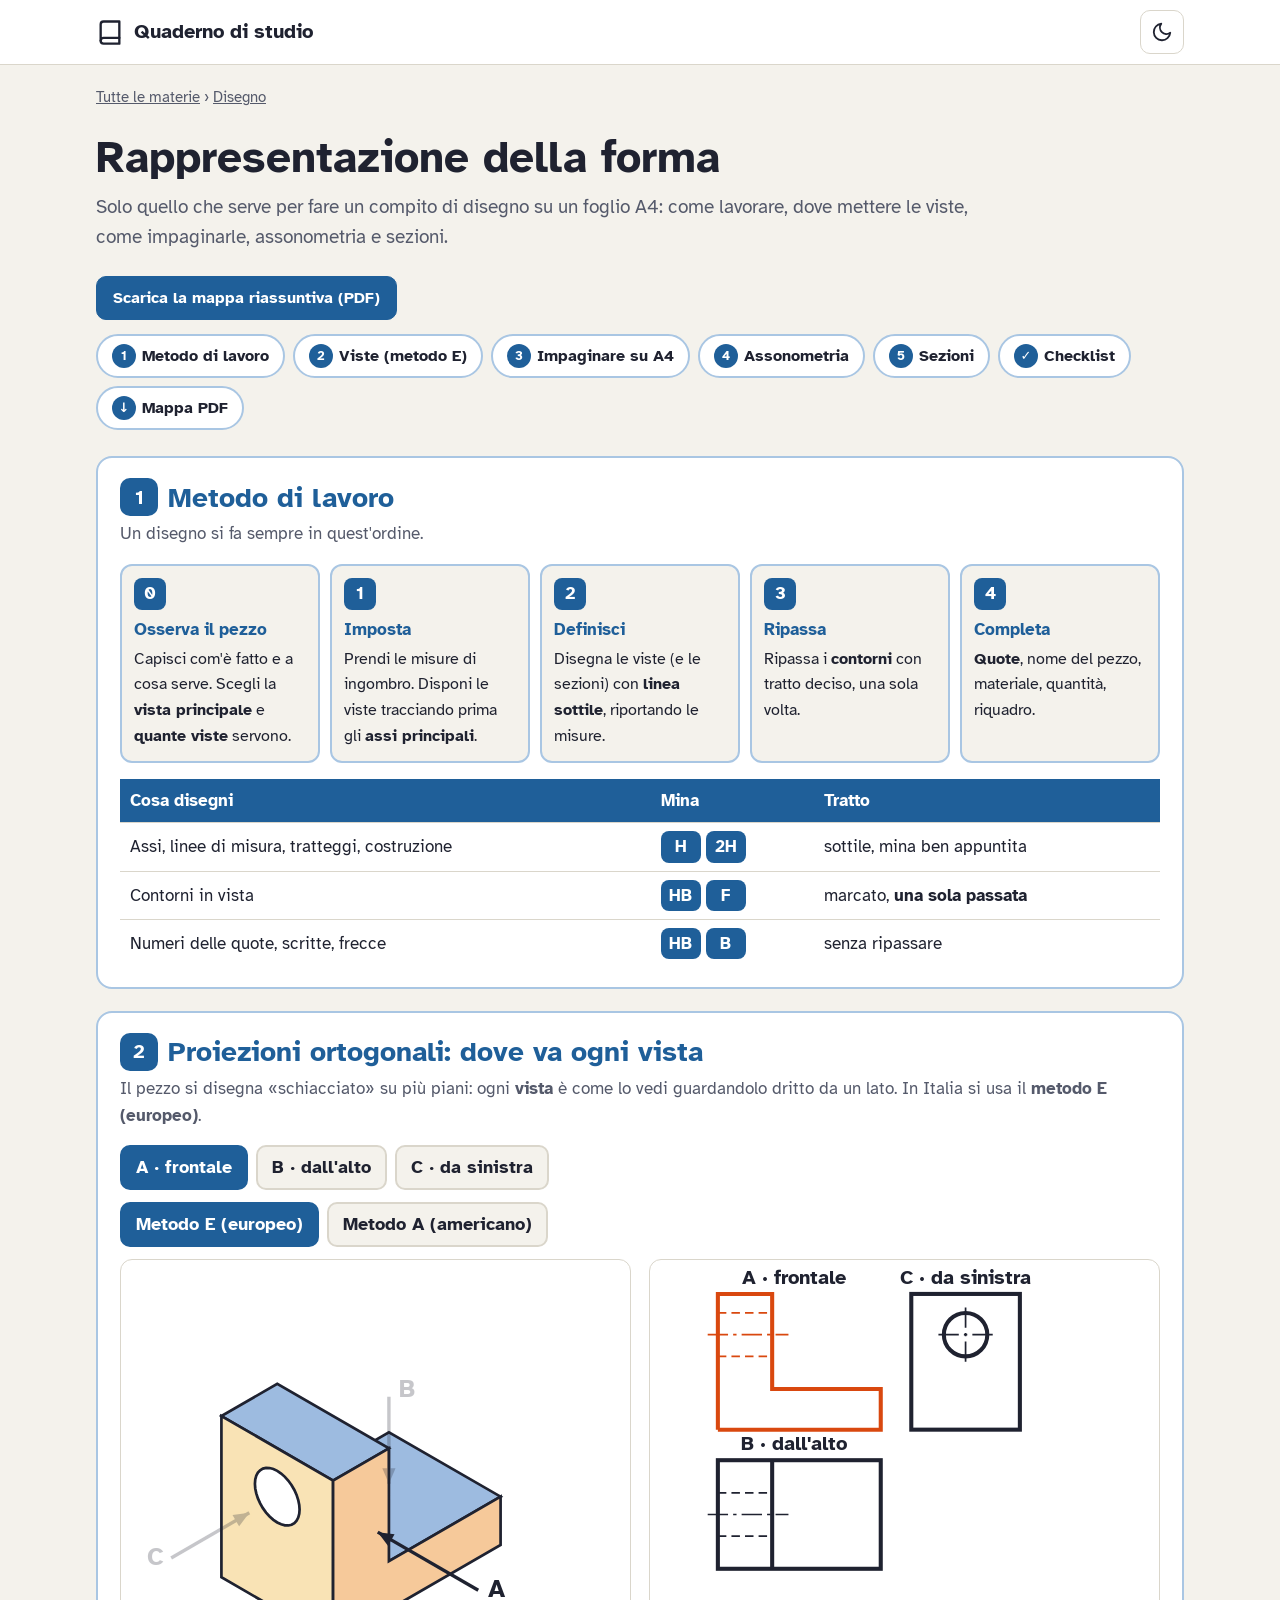
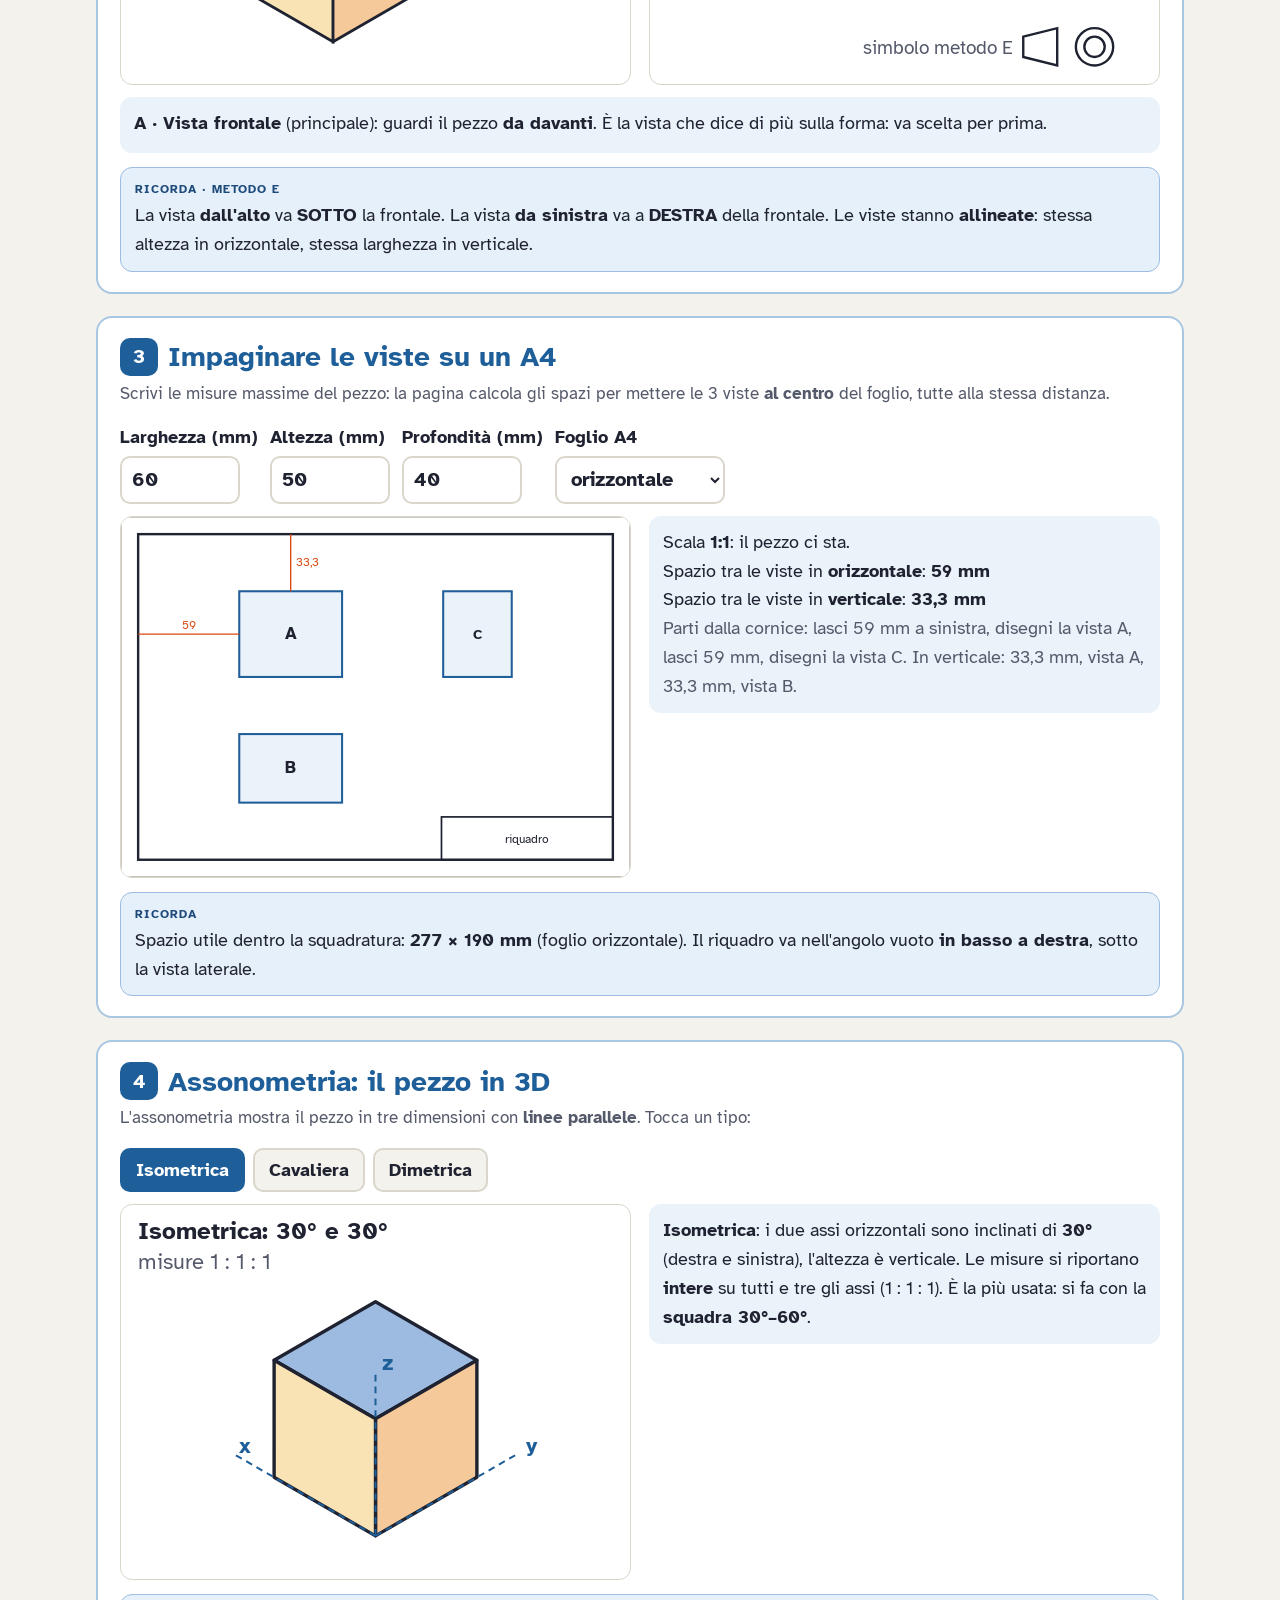
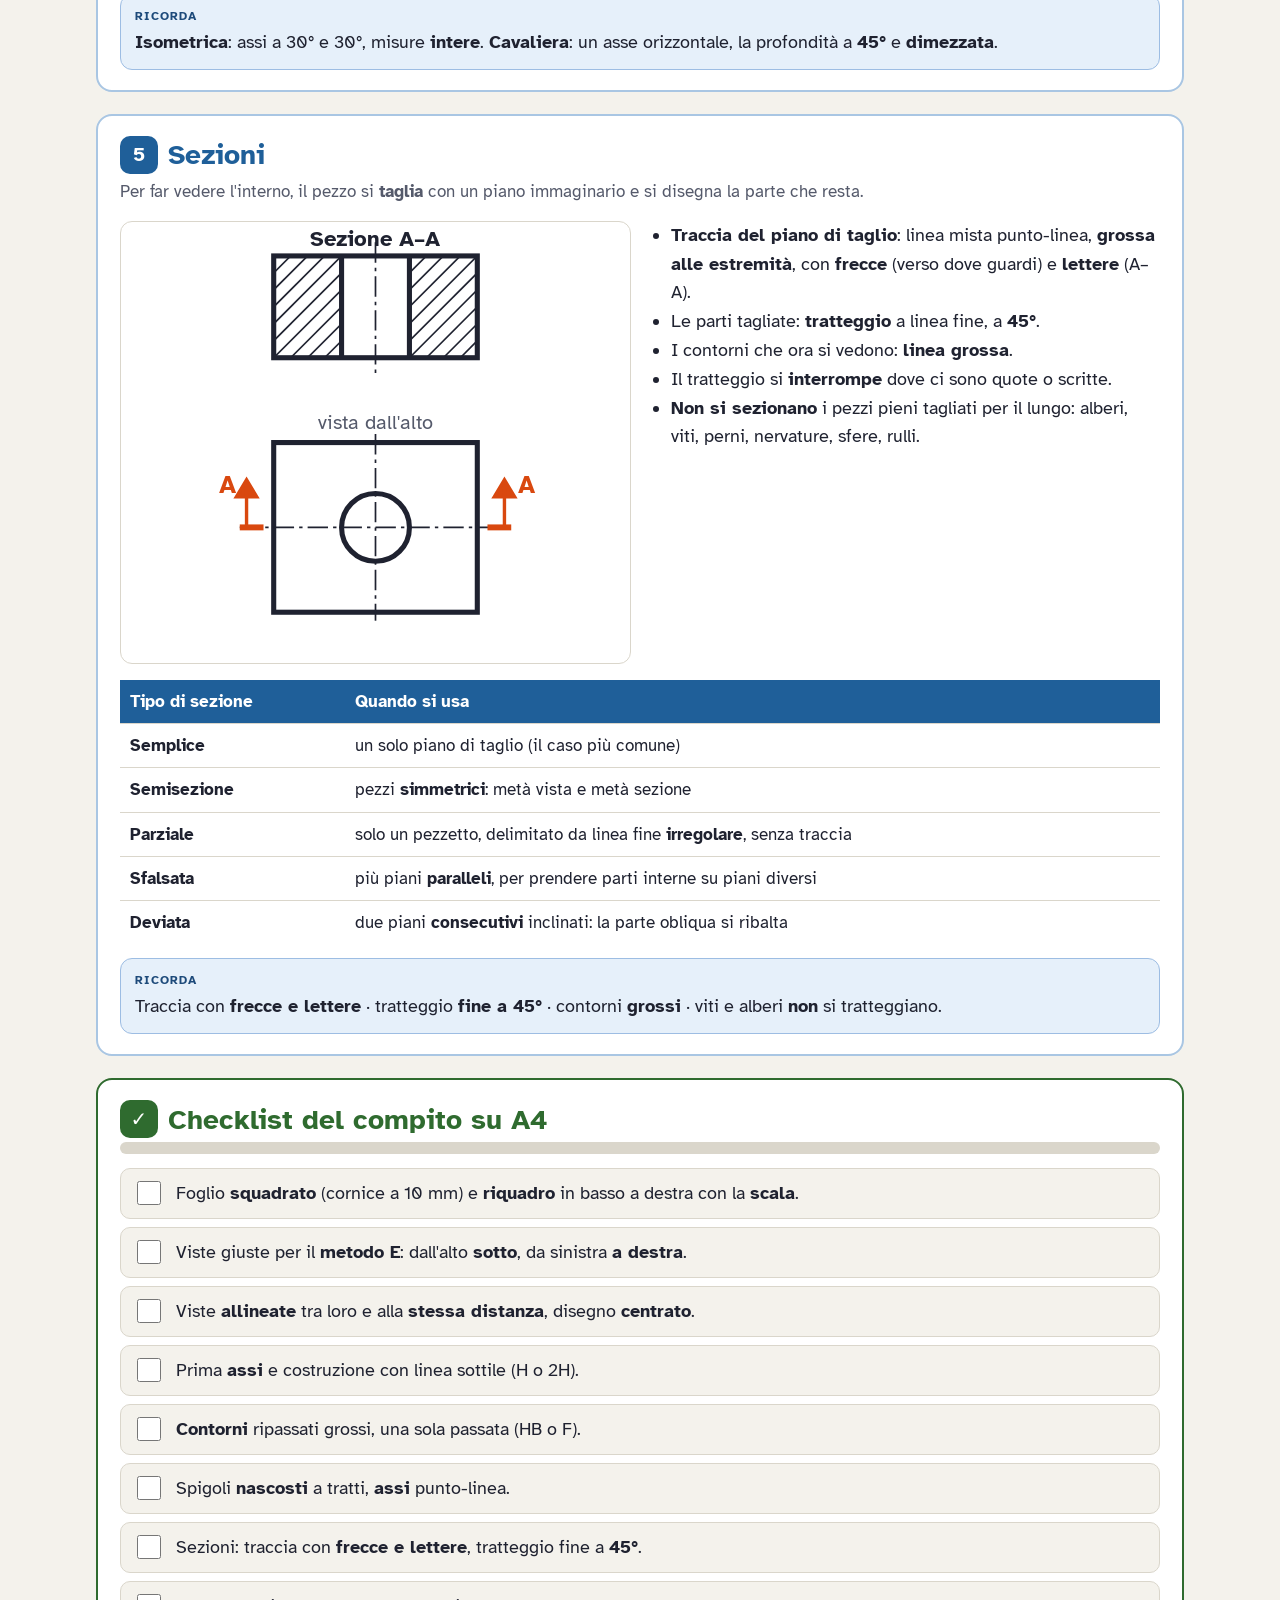
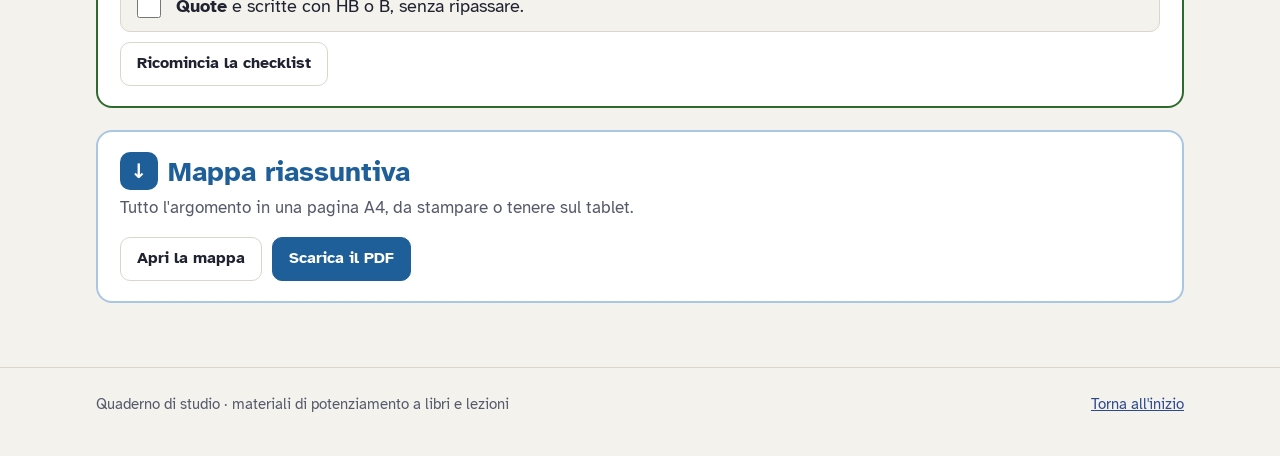
<file: Disegno - Rappresentazione della forma.html>
<!doctype html>
<html lang="it">
<head>
<meta charset="utf-8">
<meta name="viewport" content="width=device-width, initial-scale=1">
<title>Rappresentazione della forma · Disegno</title>
<meta name="robots" content="noindex">
<link rel="stylesheet" href="stile.css?v=20261009">
<script src="materiali.js?v=20261009"></script>
<script src="comune.js?v=20261009"></script>
<style>
  :root{--ac:#1F5F99;--ac-chiaro:#EAF2FA;--ac-bordo:#A9C6E3;--linea:#1F2230;--foglio:#FFFFFF;--hl:#D9480F;--ok:#2F6B2F;--ok-chiaro:#EAF4E8;--f1:#F6C99A;--f2:#F9E3B5;--f3:#9DBBE0}
  @media (prefers-color-scheme:dark){:root:not([data-theme="light"]){--ac:#8FBDEB;--ac-chiaro:#172433;--ac-bordo:#2E4A66;--linea:#ECEAE4;--foglio:#1E212C;--hl:#FF8A50;--ok:#8FCB86;--ok-chiaro:#1C2A1B;--f1:#7A5A3A;--f2:#5E5030;--f3:#2E4A6B}}
  :root[data-theme="dark"]{--ac:#8FBDEB;--ac-chiaro:#172433;--ac-bordo:#2E4A66;--linea:#ECEAE4;--foglio:#1E212C;--hl:#FF8A50;--ok:#8FCB86;--ok-chiaro:#1C2A1B;--f1:#7A5A3A;--f2:#5E5030;--f3:#2E4A6B}
  .indice{display:flex;flex-wrap:wrap;gap:8px;margin:6px 0 26px}
  .indice a{display:inline-flex;align-items:center;gap:6px;min-height:44px;padding:6px 14px;border-radius:999px;border:2px solid var(--ac-bordo);background:var(--carta);color:var(--inchiostro);text-decoration:none;font-weight:700;font-size:16px}
  .indice a span{display:inline-grid;place-items:center;width:24px;height:24px;border-radius:50%;background:var(--ac);color:var(--carta);font-size:13px}
  section.cap{background:var(--carta);border:2px solid var(--ac-bordo);border-radius:16px;padding:20px 22px;margin:0 0 22px;scroll-margin-top:12px}
  section.cap>h2{margin:0 0 4px;color:var(--ac);font-size:clamp(22px,3.4vw,28px);display:flex;align-items:center;gap:10px}
  section.cap>h2 .n{display:inline-grid;place-items:center;flex:none;width:38px;height:38px;border-radius:10px;background:var(--ac);color:var(--carta);font-size:20px}
  .perche{color:var(--tenue);margin:0 0 16px;font-size:17px}
  .ricorda{background:var(--semplice);border:1px solid var(--semplice-bordo);border-radius:12px;padding:12px 14px;margin:14px 0 0;font-size:18px}
  .ricorda .tag{display:block;font-size:12px;font-weight:700;letter-spacing:.08em;color:var(--semplice-testo);margin-bottom:2px}
  .due{display:grid;grid-template-columns:repeat(2,minmax(0,1fr));gap:18px;align-items:start}
  @media (max-width:820px){.due{grid-template-columns:1fr}}
  .scelte{display:flex;flex-wrap:wrap;gap:8px;margin:0 0 12px}
  .scelte button{min-height:44px;padding:6px 14px;border-radius:10px;border:2px solid var(--bordo);background:var(--fondo);color:var(--inchiostro);font:inherit;font-weight:700;cursor:pointer}
  .scelte button[aria-pressed="true"]{background:var(--ac);border-color:var(--ac);color:var(--carta)}
  .esito{background:var(--ac-chiaro);border-radius:12px;padding:12px 14px;font-size:18px;min-height:56px}
  .disegno{width:100%;height:auto;display:block;background:var(--foglio);border:1px solid var(--bordo);border-radius:12px}
  .disegno text{font-family:"Atkinson",system-ui,sans-serif;fill:var(--linea)}
  .fasi{list-style:none;margin:0;padding:0;display:grid;grid-template-columns:repeat(5,minmax(0,1fr));gap:10px}
  @media (max-width:900px){.fasi{grid-template-columns:1fr}}
  .fasi li{background:var(--fondo);border:2px solid var(--ac-bordo);border-radius:12px;padding:12px}
  .fasi .nf{display:inline-grid;place-items:center;width:32px;height:32px;border-radius:8px;background:var(--ac);color:var(--carta);font-weight:700;margin-bottom:6px}
  .fasi b.t{display:block;color:var(--ac);font-size:17px;margin-bottom:4px}
  .fasi p{margin:0;font-size:16px}
  .mina{display:inline-block;min-width:40px;text-align:center;font-weight:700;border-radius:8px;padding:2px 8px;background:var(--ac);color:var(--carta)}
  .calc{display:flex;flex-wrap:wrap;gap:12px;align-items:end;margin:0 0 12px}
  .calc label{display:flex;flex-direction:column;gap:4px;font-weight:700}
  .calc input,.calc select{min-height:48px;font:inherit;font-size:20px;padding:4px 10px;border-radius:10px;border:2px solid var(--bordo);background:var(--carta);color:var(--inchiostro);width:120px}
  .calc select{width:170px}
  .check{list-style:none;margin:0;padding:0}
  .check li{margin:0 0 8px}
  .check label{display:flex;gap:12px;align-items:flex-start;padding:10px 12px;border:1px solid var(--bordo);border-radius:10px;background:var(--fondo);cursor:pointer;font-size:18px;min-height:48px}
  .check input{width:24px;height:24px;flex:none;margin-top:2px;accent-color:var(--ok)}
  .check label.fatto{background:var(--ok-chiaro);border-color:var(--ok)}
  .barra{height:12px;border-radius:99px;background:var(--bordo);overflow:hidden;margin:4px 0 14px}
  .barra span{display:block;height:100%;width:0;background:var(--ok);transition:width .25s}
  .tab{width:100%;border-collapse:collapse;font-size:17px}
  .tab th{background:var(--ac);color:var(--carta);text-align:left;padding:8px 10px}
  .tab td{border-top:1px solid var(--bordo);padding:8px 10px}
  .scorri{overflow-x:auto}
  .vista-hl{stroke:var(--hl)!important}
</style>
</head>
<body>
<header id="testata"></header>
<main class="contenitore">
  <p class="briciole"><a href="index.html">Tutte le materie</a> › <a href="materia.html?m=disegno">Disegno</a></p>
  <h1>Rappresentazione della forma</h1>
  <p class="sottotitolo">Solo quello che serve per fare un compito di disegno su un foglio A4: come lavorare, dove mettere le viste, come impaginarle, assonometria e sezioni.</p>
  <p style="margin:0 0 14px"><a class="pulsante" href="mappa-rappresentazione-forma.pdf" download style="background:var(--ac);border-color:var(--ac);color:var(--carta)">Scarica la mappa riassuntiva (PDF)</a></p>

  <nav class="indice" aria-label="Argomenti">
    <a href="#metodo"><span>1</span>Metodo di lavoro</a>
    <a href="#viste"><span>2</span>Viste (metodo E)</a>
    <a href="#impagina"><span>3</span>Impaginare su A4</a>
    <a href="#assono"><span>4</span>Assonometria</a>
    <a href="#sezioni"><span>5</span>Sezioni</a>
    <a href="#checklist"><span>✓</span>Checklist</a>
    <a href="#mappa"><span>↓</span>Mappa PDF</a>
  </nav>

  <!-- 1 METODO -->
  <section class="cap" id="metodo">
    <h2><span class="n">1</span>Metodo di lavoro</h2>
    <p class="perche">Un disegno si fa sempre in quest'ordine.</p>
    <ol class="fasi">
      <li><span class="nf">0</span><b class="t">Osserva il pezzo</b><p>Capisci com'è fatto e a cosa serve. Scegli la <b>vista principale</b> e <b>quante viste</b> servono.</p></li>
      <li><span class="nf">1</span><b class="t">Imposta</b><p>Prendi le misure di ingombro. Disponi le viste tracciando prima gli <b>assi principali</b>.</p></li>
      <li><span class="nf">2</span><b class="t">Definisci</b><p>Disegna le viste (e le sezioni) con <b>linea sottile</b>, riportando le misure.</p></li>
      <li><span class="nf">3</span><b class="t">Ripassa</b><p>Ripassa i <b>contorni</b> con tratto deciso, una sola volta.</p></li>
      <li><span class="nf">4</span><b class="t">Completa</b><p><b>Quote</b>, nome del pezzo, materiale, quantità, riquadro.</p></li>
    </ol>
    <div class="scorri" style="margin-top:16px">
      <table class="tab">
        <tr><th>Cosa disegni</th><th>Mina</th><th>Tratto</th></tr>
        <tr><td>Assi, linee di misura, tratteggi, costruzione</td><td><span class="mina">H</span> <span class="mina">2H</span></td><td>sottile, mina ben appuntita</td></tr>
        <tr><td>Contorni in vista</td><td><span class="mina">HB</span> <span class="mina">F</span></td><td>marcato, <b>una sola passata</b></td></tr>
        <tr><td>Numeri delle quote, scritte, frecce</td><td><span class="mina">HB</span> <span class="mina">B</span></td><td>senza ripassare</td></tr>
      </table>
    </div>
  </section>

  <!-- 2 VISTE -->
  <section class="cap" id="viste">
    <h2><span class="n">2</span>Proiezioni ortogonali: dove va ogni vista</h2>
    <p class="perche">Il pezzo si disegna «schiacciato» su più piani: ogni <b>vista</b> è come lo vedi guardandolo dritto da un lato. In Italia si usa il <b>metodo E (europeo)</b>.</p>
    <div class="scelte" id="sceltaVista"></div>
    <div class="scelte" id="sceltaMetodo"></div>
    <div class="due">
      <svg class="disegno" id="svg3d" viewBox="0 0 300 250" role="img" aria-label="Pezzo in assonometria con le direzioni di osservazione"></svg>
      <svg class="disegno" id="svgViste" viewBox="0 0 300 250" role="img" aria-label="Disposizione delle viste"></svg>
    </div>
    <div class="esito" id="esitoVista" style="margin-top:12px" aria-live="polite"></div>
    <div class="ricorda"><span class="tag">RICORDA · METODO E</span>La vista <b>dall'alto</b> va <b>SOTTO</b> la frontale. La vista <b>da sinistra</b> va a <b>DESTRA</b> della frontale. Le viste stanno <b>allineate</b>: stessa altezza in orizzontale, stessa larghezza in verticale.</div>
  </section>

  <!-- 3 IMPAGINARE -->
  <section class="cap" id="impagina">
    <h2><span class="n">3</span>Impaginare le viste su un A4</h2>
    <p class="perche">Scrivi le misure massime del pezzo: la pagina calcola gli spazi per mettere le 3 viste <b>al centro</b> del foglio, tutte alla stessa distanza.</p>
    <div class="calc">
      <label for="vL">Larghezza (mm)<input id="vL" inputmode="decimal" value="60"></label>
      <label for="vH">Altezza (mm)<input id="vH" inputmode="decimal" value="50"></label>
      <label for="vP">Profondità (mm)<input id="vP" inputmode="decimal" value="40"></label>
      <label for="vO">Foglio A4<select id="vO"><option value="o">orizzontale</option><option value="v">verticale</option></select></label>
    </div>
    <div class="due">
      <svg class="disegno" id="svgA4" viewBox="0 0 297 210" role="img" aria-label="Anteprima del foglio A4 con le viste"></svg>
      <div class="esito" id="esitoA4" aria-live="polite"></div>
    </div>
    <div class="ricorda"><span class="tag">RICORDA</span>Spazio utile dentro la squadratura: <b>277 × 190 mm</b> (foglio orizzontale). Il riquadro va nell'angolo vuoto <b>in basso a destra</b>, sotto la vista laterale.</div>
  </section>

  <!-- 4 ASSONOMETRIA -->
  <section class="cap" id="assono">
    <h2><span class="n">4</span>Assonometria: il pezzo in 3D</h2>
    <p class="perche">L'assonometria mostra il pezzo in tre dimensioni con <b>linee parallele</b>. Tocca un tipo:</p>
    <div class="scelte" id="sceltaAssono"></div>
    <div class="due">
      <svg class="disegno" id="svgAssono" viewBox="0 0 300 220" role="img" aria-label="Cubo disegnato nei tre tipi di assonometria"></svg>
      <div class="esito" id="esitoAssono" aria-live="polite"></div>
    </div>
    <div class="ricorda"><span class="tag">RICORDA</span><b>Isometrica</b>: assi a 30° e 30°, misure <b>intere</b>. <b>Cavaliera</b>: un asse orizzontale, la profondità a <b>45°</b> e <b>dimezzata</b>.</div>
  </section>

  <!-- 5 SEZIONI -->
  <section class="cap" id="sezioni">
    <h2><span class="n">5</span>Sezioni</h2>
    <p class="perche">Per far vedere l'interno, il pezzo si <b>taglia</b> con un piano immaginario e si disegna la parte che resta.</p>
    <div class="due">
      <svg class="disegno" viewBox="0 0 300 260" role="img" aria-label="Esempio di sezione semplice A-A">
        <defs><clipPath id="clipS"><path d="M90,20 h40 v60 h-40 z M170,20 h40 v60 h-40 z"/></clipPath></defs>
        <text x="150" y="14" font-size="13" font-weight="700" text-anchor="middle">Sezione A–A</text>
        <g clip-path="url(#clipS)" stroke="var(--linea)" stroke-width="1">
          <line x1="40" y1="80" x2="100" y2="20"/><line x1="50" y1="80" x2="110" y2="20"/><line x1="60" y1="80" x2="120" y2="20"/><line x1="70" y1="80" x2="130" y2="20"/><line x1="80" y1="80" x2="140" y2="20"/><line x1="90" y1="80" x2="150" y2="20"/><line x1="100" y1="80" x2="160" y2="20"/><line x1="110" y1="80" x2="170" y2="20"/><line x1="120" y1="80" x2="180" y2="20"/><line x1="130" y1="80" x2="190" y2="20"/><line x1="140" y1="80" x2="200" y2="20"/><line x1="150" y1="80" x2="210" y2="20"/><line x1="160" y1="80" x2="220" y2="20"/><line x1="170" y1="80" x2="230" y2="20"/><line x1="180" y1="80" x2="240" y2="20"/><line x1="190" y1="80" x2="250" y2="20"/><line x1="200" y1="80" x2="260" y2="20"/>
        </g>
        <rect x="90" y="20" width="120" height="60" fill="none" stroke="var(--linea)" stroke-width="3"/>
        <line x1="130" y1="20" x2="130" y2="80" stroke="var(--linea)" stroke-width="3"/><line x1="170" y1="20" x2="170" y2="80" stroke="var(--linea)" stroke-width="3"/>
        <line x1="150" y1="12" x2="150" y2="90" stroke="var(--linea)" stroke-width="1" stroke-dasharray="12 3 2 3"/>
        <!-- vista dall'alto con traccia -->
        <text x="150" y="122" font-size="12" text-anchor="middle" style="fill:var(--tenue)">vista dall'alto</text>
        <rect x="90" y="130" width="120" height="100" fill="none" stroke="var(--linea)" stroke-width="3"/>
        <circle cx="150" cy="180" r="20" fill="none" stroke="var(--linea)" stroke-width="3"/>
        <line x1="150" y1="125" x2="150" y2="235" stroke="var(--linea)" stroke-width="1" stroke-dasharray="12 3 2 3"/>
        <line x1="70" y1="180" x2="230" y2="180" stroke="var(--linea)" stroke-width="1" stroke-dasharray="12 3 2 3"/>
        <line x1="70" y1="180" x2="84" y2="180" stroke="var(--hl)" stroke-width="3.5"/><line x1="216" y1="180" x2="230" y2="180" stroke="var(--hl)" stroke-width="3.5"/>
        <path d="M74,180 v-26 M68,162 l6,-10 l6,10 z M226,180 v-26 M220,162 l6,-10 l6,10 z" stroke="var(--hl)" stroke-width="2" fill="var(--hl)"/>
        <text x="58" y="160" font-size="15" font-weight="700" style="fill:var(--hl)">A</text><text x="234" y="160" font-size="15" font-weight="700" style="fill:var(--hl)">A</text>
      </svg>
      <ul style="font-size:18px;margin:0;padding-left:22px">
        <li><b>Traccia del piano di taglio</b>: linea mista punto-linea, <b>grossa alle estremità</b>, con <b>frecce</b> (verso dove guardi) e <b>lettere</b> (A–A).</li>
        <li>Le parti tagliate: <b>tratteggio</b> a linea fine, a <b>45°</b>.</li>
        <li>I contorni che ora si vedono: <b>linea grossa</b>.</li>
        <li>Il tratteggio si <b>interrompe</b> dove ci sono quote o scritte.</li>
        <li><b>Non si sezionano</b> i pezzi pieni tagliati per il lungo: alberi, viti, perni, nervature, sfere, rulli.</li>
      </ul>
    </div>
    <div class="scorri" style="margin-top:16px">
      <table class="tab">
        <tr><th>Tipo di sezione</th><th>Quando si usa</th></tr>
        <tr><td><b>Semplice</b></td><td>un solo piano di taglio (il caso più comune)</td></tr>
        <tr><td><b>Semisezione</b></td><td>pezzi <b>simmetrici</b>: metà vista e metà sezione</td></tr>
        <tr><td><b>Parziale</b></td><td>solo un pezzetto, delimitato da linea fine <b>irregolare</b>, senza traccia</td></tr>
        <tr><td><b>Sfalsata</b></td><td>più piani <b>paralleli</b>, per prendere parti interne su piani diversi</td></tr>
        <tr><td><b>Deviata</b></td><td>due piani <b>consecutivi</b> inclinati: la parte obliqua si ribalta</td></tr>
      </table>
    </div>
    <div class="ricorda"><span class="tag">RICORDA</span>Traccia con <b>frecce e lettere</b> · tratteggio <b>fine a 45°</b> · contorni <b>grossi</b> · viti e alberi <b>non</b> si tratteggiano.</div>
  </section>

  <!-- CHECKLIST -->
  <section class="cap" id="checklist" style="border-color:var(--ok)">
    <h2 style="color:var(--ok)"><span class="n" style="background:var(--ok)">✓</span>Checklist del compito su A4</h2>
    <div class="barra" aria-hidden="true"><span id="barraCheck"></span></div>
    <ul class="check" id="check"></ul>
    <p style="margin:10px 0 0"><button class="pulsante" type="button" id="azzeraCheck">Ricomincia la checklist</button></p>
  </section>

  <!-- MAPPA PDF -->
  <section class="cap" id="mappa">
    <h2><span class="n">↓</span>Mappa riassuntiva</h2>
    <p class="perche">Tutto l'argomento in una pagina A4, da stampare o tenere sul tablet.</p>
    <p style="margin:0;display:flex;flex-wrap:wrap;gap:10px">
      <a class="pulsante" href="mappa-rappresentazione-forma.pdf" target="_blank" rel="noopener">Apri la mappa</a>
      <a class="pulsante" href="mappa-rappresentazione-forma.pdf" download style="background:var(--ac);border-color:var(--ac);color:var(--carta)">Scarica il PDF</a>
    </p>
  </section>
</main>
<footer id="piede"></footer>

<script>
var NS = "http://www.w3.org/2000/svg";
function el(tag, a, p, txt) { var e = document.createElementNS(NS, tag); for (var k in a) e.setAttribute(k, a[k]); if (txt != null) e.textContent = txt; if (p) p.appendChild(e); return e; }
function pulsanti(id, etichette, fn) {
  var c = document.getElementById(id);
  c.innerHTML = etichette.map(function (t, i) { return '<button type="button" aria-pressed="false" data-i="' + i + '">' + t + "</button>"; }).join("");
  c.addEventListener("click", function (e) { var b = e.target.closest("button"); if (!b) return; c.querySelectorAll("button").forEach(function (x) { x.setAttribute("aria-pressed", x === b ? "true" : "false"); }); fn(+b.dataset.i); });
  return function (i) { c.querySelectorAll("button")[i].click(); };
}
var GROSSA = 2.4, FINE = 1, TRATTI = "5 3", ASSE = "12 3 2 3";

/* ================= PEZZO: L con foro ================= */
/* x larghezza 0..60, y profondità 0..40, z altezza 0..50; montante x 0..20; base alta 15; foro asse x a y=20,z=35, r=8 */
var c30 = Math.cos(Math.PI / 6), s30 = 0.5, K = 1.9, OX = 125, OY = 225;
function P(x, y, z) { return [OX + (x - y) * c30 * K, OY - z * K - (x + y) * s30 * K]; }
function poli(pts) { return pts.map(function (p) { return P(p[0], p[1], p[2]).join(","); }).join(" "); }
var s3 = document.getElementById("svg3d");
el("polygon", { points: poli([[20,0,15],[60,0,15],[60,40,15],[20,40,15]]), fill: "var(--f3)", stroke: "var(--linea)", "stroke-width": 1.6 }, s3);
el("polygon", { points: poli([[0,0,50],[20,0,50],[20,40,50],[0,40,50]]), fill: "var(--f3)", stroke: "var(--linea)", "stroke-width": 1.6 }, s3);
el("polygon", { points: poli([[0,0,0],[0,40,0],[0,40,50],[0,0,50]]), fill: "var(--f2)", stroke: "var(--linea)", "stroke-width": 1.6 }, s3);
el("polygon", { points: poli([[0,0,0],[60,0,0],[60,0,15],[20,0,15],[20,0,50],[0,0,50]]), fill: "var(--f1)", stroke: "var(--linea)", "stroke-width": 1.6 }, s3);
var buco = []; for (var a = 0; a < 36; a++) { var t = a / 36 * 2 * Math.PI; buco.push(P(0, 20 + 8 * Math.cos(t), 35 + 8 * Math.sin(t)).join(",")); }
el("polygon", { points: buco.join(" "), fill: "var(--foglio)", stroke: "var(--linea)", "stroke-width": 1.6 }, s3);
// frecce di osservazione
var FRECCE = {
  A: { da: [10, -42, 32], a: [10, -6, 32] },
  B: { da: [40, 20, 46], a: [40, 20, 19] },
  C: { da: [-38, 20, 35], a: [-10, 20, 35] },
};
var gFr = {};
Object.keys(FRECCE).forEach(function (k) {
  var f = FRECCE[k], p1 = P.apply(null, f.da), p2 = P.apply(null, f.a), g = el("g", {}, s3);
  el("line", { x1: p1[0], y1: p1[1], x2: p2[0], y2: p2[1], stroke: "var(--linea)", "stroke-width": 2 }, g);
  var ang = Math.atan2(p2[1] - p1[1], p2[0] - p1[0]);
  el("polygon", { points: [p2, [p2[0] - 10 * Math.cos(ang - .4), p2[1] - 10 * Math.sin(ang - .4)], [p2[0] - 10 * Math.cos(ang + .4), p2[1] - 10 * Math.sin(ang + .4)]].map(function (p) { return p.join(","); }).join(" "), fill: "var(--linea)" }, g);
  el("text", { x: p1[0] + (k === "C" ? -14 : 6), y: p1[1] + (k === "B" ? 0 : 4), "font-size": 15, "font-weight": 700 }, g, k);
  gFr[k] = g;
});

/* viste: scala 1.6, F frontale, T dall'alto, S da sinistra */
var sv = document.getElementById("svgViste"), S = 1.6;
function vista(nome) { return el("g", { "data-v": nome }, sv); }
function ln(g, x1, y1, x2, y2, tipo) { var w = tipo === "g" ? GROSSA : FINE; var a = { x1: x1, y1: y1, x2: x2, y2: y2, stroke: "var(--linea)", "stroke-width": w }; if (tipo === "t") a["stroke-dasharray"] = TRATTI; if (tipo === "a") a["stroke-dasharray"] = ASSE; return el("line", a, g); }
var V = {};
// Frontale (A): x->destra, z->su ; origine in basso a sinistra
V.A = function (g, ox, oy) {
  el("polyline", { points: [[0,0],[60,0],[60,15],[20,15],[20,50],[0,50],[0,0]].map(function (p) { return [ox + p[0] * S, oy - p[1] * S].join(","); }).join(" "), fill: "none", stroke: "var(--linea)", "stroke-width": GROSSA }, g);
  ln(g, ox, oy - 27 * S, ox + 20 * S, oy - 27 * S, "t"); ln(g, ox, oy - 43 * S, ox + 20 * S, oy - 43 * S, "t");
  ln(g, ox - 6, oy - 35 * S, ox + 26 * S, oy - 35 * S, "a");
};
// Dall'alto (B): x->destra, y->giù (profondità)
V.B = function (g, ox, oy) {
  el("rect", { x: ox, y: oy, width: 60 * S, height: 40 * S, fill: "none", stroke: "var(--linea)", "stroke-width": GROSSA }, g);
  ln(g, ox + 20 * S, oy, ox + 20 * S, oy + 40 * S, "g");
  ln(g, ox, oy + 12 * S, ox + 20 * S, oy + 12 * S, "t"); ln(g, ox, oy + 28 * S, ox + 20 * S, oy + 28 * S, "t");
  ln(g, ox - 6, oy + 20 * S, ox + 26 * S, oy + 20 * S, "a");
};
// Da sinistra (C): profondità -> orizzontale, z -> su
V.C = function (g, ox, oy) {
  el("rect", { x: ox, y: oy - 50 * S, width: 40 * S, height: 50 * S, fill: "none", stroke: "var(--linea)", "stroke-width": GROSSA }, g);
  el("circle", { cx: ox + 20 * S, cy: oy - 35 * S, r: 8 * S, fill: "none", stroke: "var(--linea)", "stroke-width": GROSSA }, g);
  ln(g, ox + 20 * S - 16, oy - 35 * S, ox + 20 * S + 16, oy - 35 * S, "a"); ln(g, ox + 20 * S, oy - 35 * S - 16, ox + 20 * S, oy - 35 * S + 16, "a");
};
var viste = {};
function disegnaViste(metodo) {
  while (sv.firstChild) sv.removeChild(sv.firstChild);
  var gap = 18, fx = 40, fBase = metodo === "E" ? 100 : 100 + 40 * S + gap;
  // frontale
  var gA = vista("A"); V.A(gA, fx, fBase); viste.A = gA;
  var gB = vista("B"), gC = vista("C");
  if (metodo === "E") { V.B(gB, fx, fBase + gap); V.C(gC, fx + 60 * S + gap, fBase); }
  else { V.B(gB, fx + 40 * S + gap, fBase - 50 * S - gap - 40 * S); V.C(gC, fx, fBase); gA.setAttribute("transform", "translate(" + (40 * S + gap) + ",0)"); }
  viste.B = gB; viste.C = gC;
  [["A", "frontale"], ["B", "dall'alto"], ["C", "da sinistra"]].forEach(function (v) {
    var bb = viste[v[0]].getBBox();
    el("text", { x: bb.x + bb.width / 2, y: bb.y - 6, "font-size": 12, "text-anchor": "middle", "font-weight": 700 }, viste[v[0]], v[0] + " · " + v[1]);
  });
  // simbolo del metodo
  var sy = 228, sx = 220, g = el("g", {}, sv);
  if (metodo === "E") {
    el("polygon", { points: [[sx, sy - 6], [sx + 20, sy - 11], [sx + 20, sy + 11], [sx, sy + 6]].map(function (p) { return p.join(","); }).join(" "), fill: "none", stroke: "var(--linea)", "stroke-width": 1.4 }, g);
    el("circle", { cx: sx + 42, cy: sy, r: 11, fill: "none", stroke: "var(--linea)", "stroke-width": 1.4 }, g); el("circle", { cx: sx + 42, cy: sy, r: 6, fill: "none", stroke: "var(--linea)", "stroke-width": 1.4 }, g);
  } else {
    el("circle", { cx: sx + 8, cy: sy, r: 11, fill: "none", stroke: "var(--linea)", "stroke-width": 1.4 }, g); el("circle", { cx: sx + 8, cy: sy, r: 6, fill: "none", stroke: "var(--linea)", "stroke-width": 1.4 }, g);
    el("polygon", { points: [[sx + 30, sy - 11], [sx + 50, sy - 6], [sx + 50, sy + 6], [sx + 30, sy + 11]].map(function (p) { return p.join(","); }).join(" "), fill: "none", stroke: "var(--linea)", "stroke-width": 1.4 }, g);
  }
  el("text", { x: sx - 6, y: sy + 4, "font-size": 11, "text-anchor": "end", style: "fill:var(--tenue)" }, g, "simbolo metodo " + metodo);
}
var metodo = "E", vistaSel = 0;
var TESTI = [
  "<b>A · Vista frontale</b> (principale): guardi il pezzo <b>da davanti</b>. È la vista che dice di più sulla forma: va scelta per prima.",
  "<b>B · Vista dall'alto</b>: guardi il pezzo <b>da sopra</b>. Nel metodo E si disegna <b>sotto</b> la frontale, con la stessa larghezza.",
  "<b>C · Vista da sinistra</b>: guardi il pezzo <b>dal lato sinistro</b>. Nel metodo E si disegna <b>a destra</b> della frontale, alla stessa altezza.",
];
function aggiornaViste() {
  disegnaViste(metodo);
  var k = ["A", "B", "C"][vistaSel];
  ["A", "B", "C"].forEach(function (x) {
    viste[x].querySelectorAll("line,rect,polyline,circle").forEach(function (n) { n.classList.toggle("vista-hl", x === k); });
    gFr[x].setAttribute("opacity", x === k ? 1 : .25);
  });
  var extra = metodo === "A" ? "<br><span style='color:var(--tenue)'>Metodo A (americano): tutto al contrario. La vista dall'alto va <b>sopra</b>, quella da sinistra va a <b>sinistra</b>. In Italia non si usa.</span>" : "";
  document.getElementById("esitoVista").innerHTML = TESTI[vistaSel] + extra;
}
var scegliVista = pulsanti("sceltaVista", ["A · frontale", "B · dall'alto", "C · da sinistra"], function (i) { vistaSel = i; aggiornaViste(); });
var scegliMetodo = pulsanti("sceltaMetodo", ["Metodo E (europeo)", "Metodo A (americano)"], function (i) { metodo = i ? "A" : "E"; aggiornaViste(); });
document.querySelectorAll("#sceltaMetodo button")[0].setAttribute("aria-pressed", "true");
scegliVista(0);

/* ================= IMPAGINAZIONE A4 ================= */
var sA4 = document.getElementById("svgA4");
function num(id) { return parseFloat(String(document.getElementById(id).value).replace(",", ".")); }
function f1(x) { return (Math.round(x * 10) / 10).toString().replace(".", ","); }
function impagina() {
  var L = num("vL"), H = num("vH"), Pr = num("vP"), oriz = document.getElementById("vO").value === "o";
  var W = oriz ? 297 : 210, Hh = oriz ? 210 : 297, uw = W - 20, uh = Hh - 20;
  sA4.setAttribute("viewBox", "0 0 " + W + " " + Hh);
  while (sA4.firstChild) sA4.removeChild(sA4.firstChild);
  el("rect", { x: 0, y: 0, width: W, height: Hh, fill: "var(--foglio)", stroke: "#B9B3A6", "stroke-width": .8 }, sA4);
  el("rect", { x: 10, y: 10, width: uw, height: uh, fill: "none", stroke: "var(--linea)", "stroke-width": 1.4 }, sA4);
  var out = document.getElementById("esitoA4");
  if ([L, H, Pr].some(function (v) { return isNaN(v) || v <= 0; })) { out.textContent = "Scrivi tre misure in millimetri."; return; }
  var scale = [1, 2, 5, 10], sc = 1, gx, gy;
  for (var i = 0; i < scale.length; i++) {
    sc = scale[i];
    gx = (uw - (L + Pr) / sc) / 3; gy = (uh - (H + Pr) / sc) / 3;
    if (gx >= 10 && gy >= 10) break;
  }
  var l = L / sc, h = H / sc, p = Pr / sc;
  var xA = 10 + gx, yA = 10 + gy, xC = xA + l + gx, yB = yA + h + gy;
  function box(x, y, w, hh, t) { el("rect", { x: x, y: y, width: w, height: hh, fill: "var(--ac-chiaro)", stroke: "var(--ac)", "stroke-width": 1.2 }, sA4); el("text", { x: x + w / 2, y: y + hh / 2 + 3, "font-size": Math.min(10, w / 5), "text-anchor": "middle", "font-weight": 700 }, sA4, t); }
  box(xA, yA, l, h, "A"); box(xA, yB, l, p, "B"); box(xC, yA, p, h, "C");
  // riquadro
  var rw = Math.min(100, uw / 2), rh = 25;
  el("rect", { x: 10 + uw - rw, y: 10 + uh - rh, width: rw, height: rh, fill: "none", stroke: "var(--linea)", "stroke-width": 1 }, sA4);
  el("text", { x: 10 + uw - rw / 2, y: 10 + uh - rh / 2 + 3, "font-size": 7, "text-anchor": "middle" }, sA4, "riquadro");
  // quote degli spazi
  el("line", { x1: 10, y1: yA + h / 2, x2: xA, y2: yA + h / 2, stroke: "var(--hl)", "stroke-width": .8 }, sA4);
  el("text", { x: 10 + gx / 2, y: yA + h / 2 - 3, "font-size": 7, "text-anchor": "middle", style: "fill:var(--hl)" }, sA4, f1(gx));
  el("line", { x1: xA + l / 2, y1: 10, x2: xA + l / 2, y2: yA, stroke: "var(--hl)", "stroke-width": .8 }, sA4);
  el("text", { x: xA + l / 2 + 3, y: 10 + gy / 2 + 2, "font-size": 7, style: "fill:var(--hl)" }, sA4, f1(gy));
  var sovrappone = yB + p > 10 + uh - rh && xA + l > 10 + uw - rw;
  out.innerHTML = (sc > 1 ? "<b>Il pezzo non ci sta in scala 1:1.</b> Usa la scala <b>1:" + sc + "</b> (misure divise per " + sc + ").<br>" : "Scala <b>1:1</b>: il pezzo ci sta.<br>") +
    "Spazio tra le viste in <b>orizzontale</b>: <b>" + f1(gx) + " mm</b><br>Spazio tra le viste in <b>verticale</b>: <b>" + f1(gy) + " mm</b>" +
    "<br><span style='color:var(--tenue)'>Parti dalla cornice: lasci " + f1(gx) + " mm a sinistra, disegni la vista A, lasci " + f1(gx) + " mm, disegni la vista C. In verticale: " + f1(gy) + " mm, vista A, " + f1(gy) + " mm, vista B.</span>" +
    (sovrappone ? "<br><b style='color:var(--hl)'>Attenzione:</b> la vista B tocca il riquadro: prova il foglio nell'altro verso." : "");
}
["vL", "vH", "vP"].forEach(function (id) { document.getElementById(id).addEventListener("input", impagina); });
document.getElementById("vO").addEventListener("change", impagina);
impagina();

/* ================= ASSONOMETRIE ================= */
var sAs = document.getElementById("svgAssono");
var ASS = [
  { nome: "Isometrica", ax: 30, ay: 30, kx: 1, ky: 1, txt: "<b>Isometrica</b>: i due assi orizzontali sono inclinati di <b>30°</b> (destra e sinistra), l'altezza è verticale. Le misure si riportano <b>intere</b> su tutti e tre gli assi (1 : 1 : 1). È la più usata: si fa con la <b>squadra 30°–60°</b>." },
  { nome: "Cavaliera", ax: 0, ay: 45, kx: 1, ky: .5, txt: "<b>Cavaliera</b>: la faccia davanti si disegna <b>vera</b> (asse orizzontale e verticale), la profondità va a <b>45°</b> e si disegna <b>a metà</b> (½). Si fa con la <b>squadra 45°</b>. È la più facile." },
  { nome: "Dimetrica", ax: 7, ay: 42, kx: 1, ky: .5, txt: "<b>Dimetrica</b>: un asse inclinato di <b>7°</b>, l'altro di <b>42°</b>; sull'asse a 42° le misure vanno <b>a metà</b> (½ : 1 : 1). Più realistica ma più difficile." },
];
function disegnaAssono(i) {
  var a = ASS[i], o = i === 1 ? [110, 190] : [150, 195];
  while (sAs.firstChild) sAs.removeChild(sAs.firstChild);
  var ex = [Math.cos(a.ax * Math.PI / 180) * a.kx, -Math.sin(a.ax * Math.PI / 180) * a.kx];   // asse x verso destra
  var ey = [-Math.cos(a.ay * Math.PI / 180) * a.ky, -Math.sin(a.ay * Math.PI / 180) * a.ky];  // asse profondità verso sinistra-alto
  if (i === 1) ey = [Math.cos(45 * Math.PI / 180) * .5, -Math.sin(45 * Math.PI / 180) * .5];   // cavaliera: profondità verso destra-alto
  function Q(x, y, z) { var k = 1.15; return [o[0] + (x * ex[0] + y * ey[0]) * k, o[1] + (x * ex[1] + y * ey[1]) * k - z * k]; }
  function pg(pts, fill) { el("polygon", { points: pts.map(function (p) { return Q(p[0], p[1], p[2]).join(","); }).join(" "), fill: fill, stroke: "var(--linea)", "stroke-width": 2, "stroke-linejoin": "round" }, sAs); }
  // assi
  function asse(p2, t) { var p1 = Q(0, 0, 0); el("line", { x1: p1[0], y1: p1[1], x2: p2[0], y2: p2[1], stroke: "var(--ac)", "stroke-width": 1.2, "stroke-dasharray": "4 3" }, sAs); el("text", { x: p2[0] + 4, y: p2[1], "font-size": 13, "font-weight": 700, style: "fill:var(--ac)" }, sAs, t); }
  if (i === 1) {
    pg([[0, 60, 0], [60, 60, 0], [60, 60, 60], [0, 60, 60]], "var(--f2)");
    pg([[0, 0, 60], [60, 0, 60], [60, 60, 60], [0, 60, 60]], "var(--f3)");
    pg([[60, 0, 0], [60, 60, 0], [60, 60, 60], [60, 0, 60]], "var(--f2)");
    pg([[0, 0, 0], [60, 0, 0], [60, 0, 60], [0, 0, 60]], "var(--f1)");
  } else {
    pg([[0, 0, 60], [60, 0, 60], [60, 60, 60], [0, 60, 60]], "var(--f3)");
    pg([[0, 0, 0], [60, 0, 0], [60, 0, 60], [0, 0, 60]], "var(--f1)");
    pg([[0, 0, 0], [0, 60, 0], [0, 60, 60], [0, 0, 60]], "var(--f2)");
  }
  asse(Q(85, 0, 0), "y"); asse(Q(0, 85, 0), "x"); asse(Q(0, 0, 85), "z");
  // angoli
  el("text", { x: 10, y: 20, "font-size": 14, "font-weight": 700 }, sAs, a.nome + ": " + (i === 1 ? "0° e 45°" : a.ax + "° e " + a.ay + "°"));
  el("text", { x: 10, y: 38, "font-size": 13, style: "fill:var(--tenue)" }, sAs, i === 0 ? "misure 1 : 1 : 1" : "profondità ½");
  document.getElementById("esitoAssono").innerHTML = a.txt;
}
var scegliAssono = pulsanti("sceltaAssono", ASS.map(function (a) { return a.nome; }), disegnaAssono);
scegliAssono(0);

/* ================= CHECKLIST ================= */
var CHECK = [
  "Foglio <b>squadrato</b> (cornice a 10 mm) e <b>riquadro</b> in basso a destra con la <b>scala</b>.",
  "Viste giuste per il <b>metodo E</b>: dall'alto <b>sotto</b>, da sinistra <b>a destra</b>.",
  "Viste <b>allineate</b> tra loro e alla <b>stessa distanza</b>, disegno <b>centrato</b>.",
  "Prima <b>assi</b> e costruzione con linea sottile (H o 2H).",
  "<b>Contorni</b> ripassati grossi, una sola passata (HB o F).",
  "Spigoli <b>nascosti</b> a tratti, <b>assi</b> punto-linea.",
  "Sezioni: traccia con <b>frecce e lettere</b>, tratteggio fine a <b>45°</b>.",
  "<b>Quote</b> e scritte con HB o B, senza ripassare.",
];
var ck = document.getElementById("check");
ck.innerHTML = CHECK.map(function (c, i) { return '<li><label for="c' + i + '"><input type="checkbox" id="c' + i + '"><span>' + c + "</span></label></li>"; }).join("");
function aggiornaCheck() { var n = 0; ck.querySelectorAll("input").forEach(function (x) { if (x.checked) n++; x.closest("label").classList.toggle("fatto", x.checked); }); document.getElementById("barraCheck").style.width = (n / CHECK.length * 100) + "%"; }
ck.addEventListener("change", aggiornaCheck);
document.getElementById("azzeraCheck").addEventListener("click", function () { ck.querySelectorAll("input").forEach(function (x) { x.checked = false; }); aggiornaCheck(); });
</script>
</body>
</html>
</file>
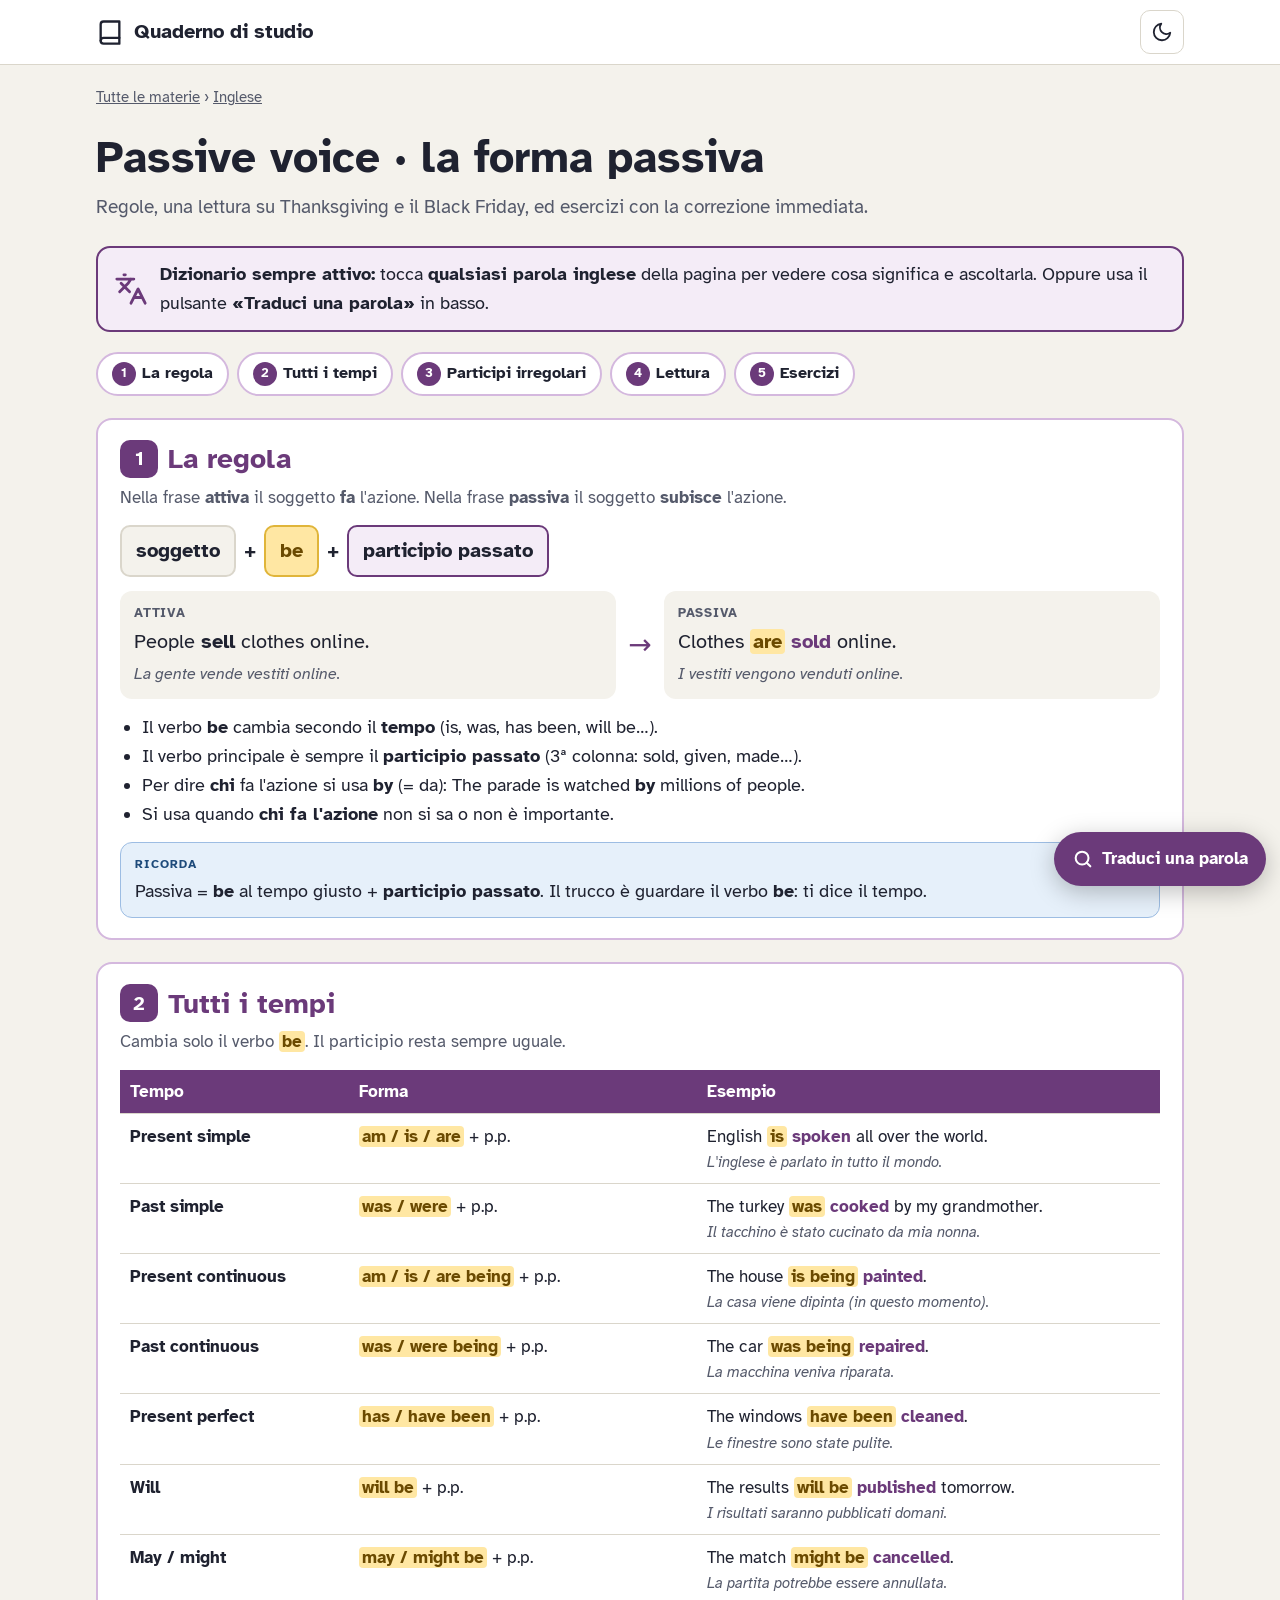
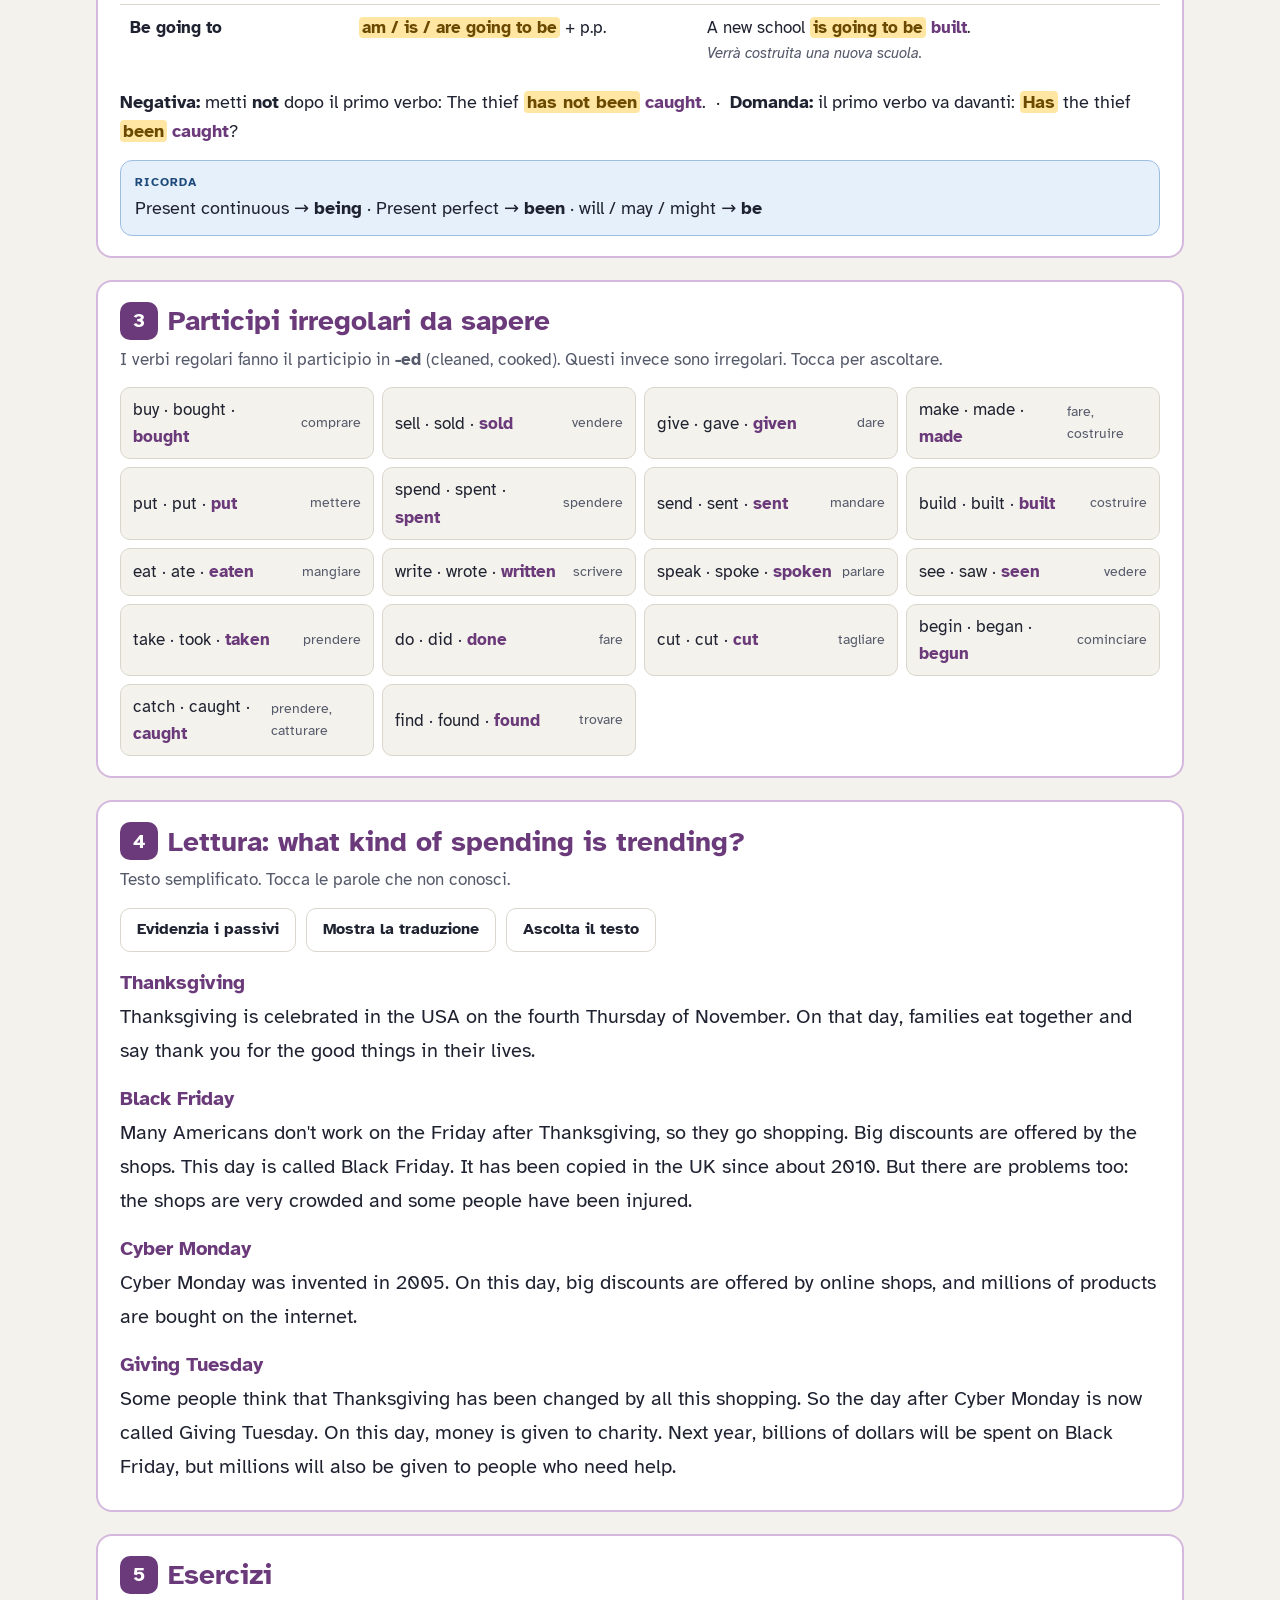
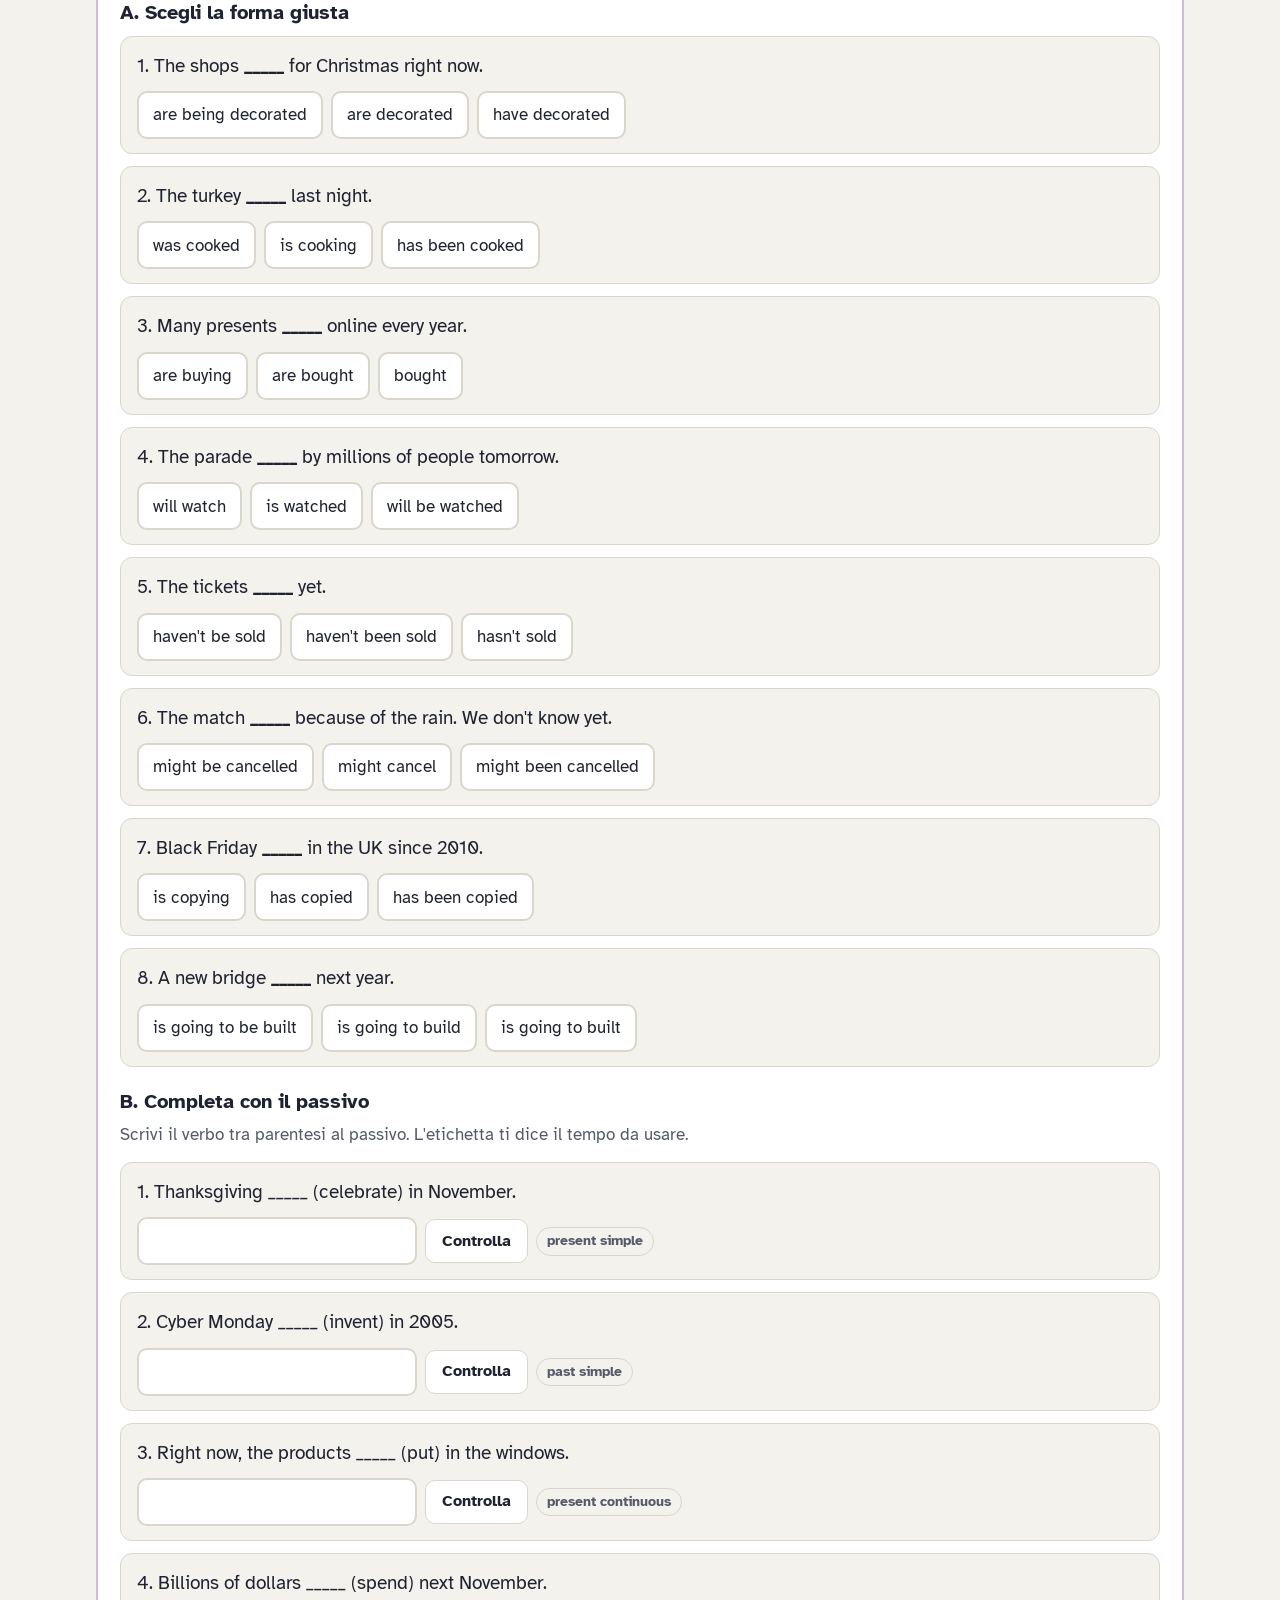
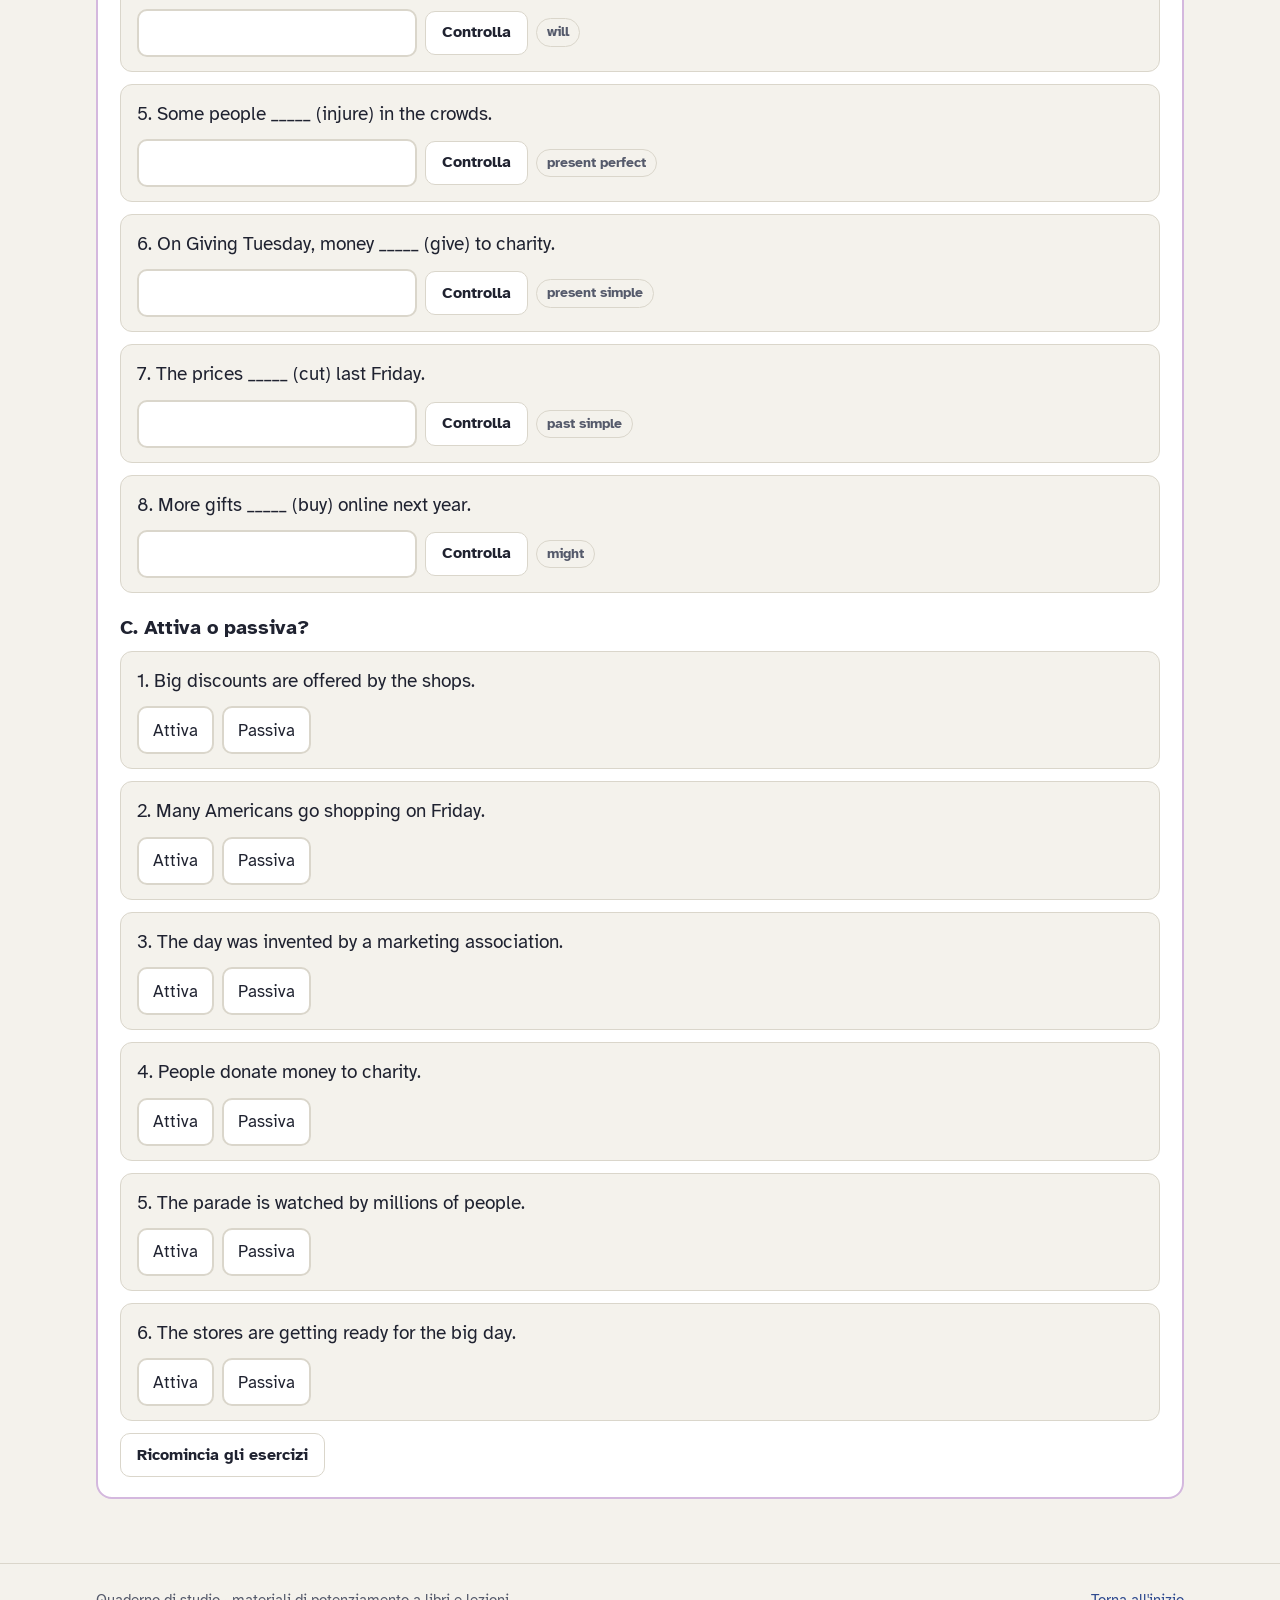
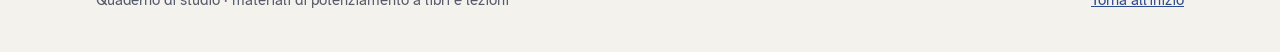
<file: Inglese - Passive voice.html>
<!doctype html>
<html lang="it">
<head>
<meta charset="utf-8">
<meta name="viewport" content="width=device-width, initial-scale=1">
<title>Passive voice · Inglese</title>
<meta name="robots" content="noindex">
<link rel="stylesheet" href="stile.css?v=20261009">
<script src="materiali.js?v=20261009"></script>
<script src="comune.js?v=20261009"></script>
<style>
  :root{--ac:#6B3A7A;--ac-chiaro:#F4ECF7;--ac-bordo:#D4B8DE;--hl:#FFE7A3;--hl-testo:#6B4A00;--ok:#2F6B2F;--ok-chiaro:#EAF4E8;--no:#A3302A;--no-chiaro:#FBEAEA}
  @media (prefers-color-scheme:dark){:root:not([data-theme="light"]){--ac:#D3A6E3;--ac-chiaro:#2A1F2F;--ac-bordo:#53405C;--hl:#5A4A10;--hl-testo:#FFE7A3;--ok:#8FCB86;--ok-chiaro:#1C2A1B;--no:#EE9A94;--no-chiaro:#331C1B}}
  :root[data-theme="dark"]{--ac:#D3A6E3;--ac-chiaro:#2A1F2F;--ac-bordo:#53405C;--hl:#5A4A10;--hl-testo:#FFE7A3;--ok:#8FCB86;--ok-chiaro:#1C2A1B;--no:#EE9A94;--no-chiaro:#331C1B}
  .indice{display:flex;flex-wrap:wrap;gap:8px;margin:6px 0 22px}
  .indice a{display:inline-flex;align-items:center;gap:6px;min-height:44px;padding:6px 14px;border-radius:999px;border:2px solid var(--ac-bordo);background:var(--carta);color:var(--inchiostro);text-decoration:none;font-weight:700;font-size:16px}
  .indice a span{display:inline-grid;place-items:center;width:24px;height:24px;border-radius:50%;background:var(--ac);color:var(--carta);font-size:13px}
  .avviso{display:flex;gap:12px;align-items:center;background:var(--ac-chiaro);border:2px solid var(--ac);border-radius:14px;padding:12px 16px;margin:0 0 20px;font-size:18px}
  .avviso svg{flex:none;color:var(--ac)}
  section.cap{background:var(--carta);border:2px solid var(--ac-bordo);border-radius:16px;padding:20px 22px;margin:0 0 22px;scroll-margin-top:12px}
  section.cap>h2{margin:0 0 6px;color:var(--ac);font-size:clamp(22px,3.4vw,28px);display:flex;align-items:center;gap:10px}
  section.cap>h2 .n{display:inline-grid;place-items:center;flex:none;width:38px;height:38px;border-radius:10px;background:var(--ac);color:var(--carta);font-size:20px}
  .perche{color:var(--tenue);margin:0 0 14px;font-size:17px}
  .ricorda{background:var(--semplice);border:1px solid var(--semplice-bordo);border-radius:12px;padding:12px 14px;margin:14px 0 0;font-size:18px}
  .ricorda .tag{display:block;font-size:12px;font-weight:700;letter-spacing:.08em;color:var(--semplice-testo);margin-bottom:2px}
  .formula{display:flex;flex-wrap:wrap;gap:8px;align-items:center;font-size:20px;font-weight:700;margin:8px 0 14px}
  .formula span{padding:8px 14px;border-radius:10px;background:var(--fondo);border:2px solid var(--bordo)}
  .formula span.be{background:var(--hl);border-color:#E0B53A;color:var(--hl-testo)}
  .formula span.pp{background:var(--ac-chiaro);border-color:var(--ac)}
  .trasforma{display:grid;grid-template-columns:1fr auto 1fr;gap:12px;align-items:center;margin:8px 0}
  @media (max-width:700px){.trasforma{grid-template-columns:1fr}}
  .frase{background:var(--fondo);border-radius:12px;padding:12px 14px;font-size:20px}
  .frase small{display:block;font-size:13px;font-weight:700;letter-spacing:.06em;color:var(--tenue);margin-bottom:2px}
  .frase .it{display:block;font-size:16px;color:var(--tenue);font-style:italic;margin-top:4px}
  b.be,mark.be{background:var(--hl);color:var(--hl-testo);border-radius:4px;padding:0 3px}
  b.pp{color:var(--ac)}
  .tab{width:100%;border-collapse:collapse;font-size:17px}
  .tab th{background:var(--ac);color:var(--carta);text-align:left;padding:8px 10px}
  .tab td{border-top:1px solid var(--bordo);padding:9px 10px;vertical-align:top}
  .tab td .it{display:block;color:var(--tenue);font-style:italic;font-size:15px}
  .scorri{overflow-x:auto}
  .lettura p{font-size:20px;line-height:1.7;margin:0 0 6px}
  .lettura h3{color:var(--ac);margin:18px 0 4px;font-size:20px}
  .lettura .trad{display:none;font-size:16px;color:var(--tenue);font-style:italic;background:var(--fondo);border-radius:8px;padding:8px 12px;margin:0 0 10px}
  .lettura.mostra-trad .trad{display:block}
  .lettura mark.ps{background:transparent;color:inherit}
  .lettura.evidenzia mark.ps{background:var(--hl);color:var(--hl-testo);border-radius:4px}
  .pulsanti{display:flex;flex-wrap:wrap;gap:10px;margin:0 0 14px}
  .pulsante[aria-pressed="true"]{background:var(--ac);border-color:var(--ac);color:var(--carta)}
  /* parole toccabili */
  .w{cursor:pointer;border-radius:3px;transition:background .1s}
  .w:hover{background:var(--ac-chiaro)}
  .w.attiva{background:var(--ac);color:var(--carta)}
  /* esercizi */
  .es{background:var(--fondo);border:1px solid var(--bordo);border-radius:12px;padding:14px 16px;margin:0 0 12px}
  .es p{margin:0 0 10px;font-size:19px}
  .opz{display:flex;flex-wrap:wrap;gap:8px}
  .opz button{min-height:48px;padding:6px 14px;border-radius:10px;border:2px solid var(--bordo);background:var(--carta);color:var(--inchiostro);font:inherit;font-size:17px;cursor:pointer}
  .opz button.giusta{background:var(--ok-chiaro);border-color:var(--ok)}
  .opz button.sbagliata{background:var(--no-chiaro);border-color:var(--no)}
  .es input{min-height:48px;font:inherit;font-size:19px;padding:4px 12px;border-radius:10px;border:2px solid var(--bordo);background:var(--carta);color:var(--inchiostro);width:min(280px,100%)}
  .es input.ok{border-color:var(--ok);background:var(--ok-chiaro)} .es input.no{border-color:var(--no);background:var(--no-chiaro)}
  .riga-in{display:flex;flex-wrap:wrap;gap:8px;align-items:center}
  .suggerimento{font-size:14px;font-weight:700;color:var(--tenue);border:1px solid var(--bordo);border-radius:999px;padding:2px 10px}
  .spiega{margin-top:10px;font-size:16px;border-radius:8px;padding:8px 12px}
  .spiega.ok{background:var(--ok-chiaro)} .spiega.no{background:var(--no-chiaro)}
  .punteggio{font-size:20px;font-weight:700;margin:6px 0 0}
  .verbi{display:grid;grid-template-columns:repeat(auto-fill,minmax(230px,1fr));gap:8px}
  .verbi button{display:flex;justify-content:space-between;gap:8px;align-items:center;min-height:48px;padding:8px 12px;border-radius:10px;border:1px solid var(--bordo);background:var(--fondo);color:var(--inchiostro);font:inherit;font-size:17px;cursor:pointer;text-align:left}
  .verbi b{color:var(--ac)}
  .verbi .it{color:var(--tenue);font-size:14px}
  /* dizionario */
  #diz{position:fixed;left:50%;bottom:14px;transform:translateX(-50%);width:min(580px,calc(100% - 24px));background:var(--carta);border:2px solid var(--ac);border-radius:18px;box-shadow:0 10px 40px rgba(0,0,0,.28);z-index:30;padding:14px 16px 12px}
  #diz[hidden]{display:none}
  #diz .top{display:flex;align-items:center;gap:10px}
  #diz .parola{font-size:26px;font-weight:700;color:var(--ac);flex:1;min-width:0;overflow-wrap:anywhere}
  #diz .ico{min-width:46px;min-height:46px;border-radius:12px;border:1px solid var(--bordo);background:var(--fondo);color:var(--inchiostro);cursor:pointer;display:grid;place-items:center;font-size:22px}
  #diz .trad{font-size:20px;margin:6px 0 2px}
  #diz .nota{font-size:15px;color:var(--tenue)}
  #diz .link{display:flex;flex-wrap:wrap;gap:8px;margin-top:10px}
  #diz .link a{display:inline-flex;align-items:center;min-height:40px;padding:4px 12px;border-radius:999px;border:1px solid var(--bordo);text-decoration:none;color:var(--inchiostro);font-size:15px;font-weight:700}
  #diz form{display:flex;gap:8px;margin-top:10px}
  #diz form input{flex:1;min-width:0;min-height:46px;font:inherit;font-size:18px;padding:4px 12px;border-radius:12px;border:2px solid var(--bordo);background:var(--fondo);color:var(--inchiostro)}
  #apriDiz{position:fixed;right:14px;bottom:14px;z-index:29;display:flex;align-items:center;gap:8px;min-height:54px;padding:8px 18px;border-radius:999px;border:0;background:var(--ac);color:var(--carta);font:inherit;font-size:17px;font-weight:700;box-shadow:0 6px 24px rgba(0,0,0,.25);cursor:pointer}
  main{padding-bottom:90px}
</style>
</head>
<body>
<header id="testata"></header>
<main class="contenitore">
  <p class="briciole"><a href="index.html">Tutte le materie</a> › <a href="materia.html?m=inglese">Inglese</a></p>
  <h1>Passive voice · la forma passiva</h1>
  <p class="sottotitolo">Regole, una lettura su Thanksgiving e il Black Friday, ed esercizi con la correzione immediata.</p>

  <div class="avviso">
    <svg width="34" height="34" viewBox="0 0 24 24" fill="none" stroke="currentColor" stroke-width="2" stroke-linecap="round" stroke-linejoin="round" aria-hidden="true"><path d="M5 8l6 6M4 14l6-6 2-3M2 5h12M7 2h1M22 22l-5-10-5 10M14 18h6"/></svg>
    <span><b>Dizionario sempre attivo:</b> tocca <b>qualsiasi parola inglese</b> della pagina per vedere cosa significa e ascoltarla. Oppure usa il pulsante <b>«Traduci una parola»</b> in basso.</span>
  </div>

  <nav class="indice" aria-label="Argomenti">
    <a href="#regola"><span>1</span>La regola</a>
    <a href="#tempi"><span>2</span>Tutti i tempi</a>
    <a href="#participi"><span>3</span>Participi irregolari</a>
    <a href="#lettura"><span>4</span>Lettura</a>
    <a href="#esercizi"><span>5</span>Esercizi</a>
  </nav>

  <!-- 1 REGOLA -->
  <section class="cap" id="regola">
    <h2><span class="n">1</span>La regola</h2>
    <p class="perche">Nella frase <b>attiva</b> il soggetto <b>fa</b> l'azione. Nella frase <b>passiva</b> il soggetto <b>subisce</b> l'azione.</p>
    <div class="formula" aria-label="soggetto più be più participio passato"><span>soggetto</span>+<span class="be">be</span>+<span class="pp">participio passato</span></div>
    <div class="trasforma">
      <div class="frase en"><small>ATTIVA</small>People <b>sell</b> clothes online.<span class="it">La gente vende vestiti online.</span></div>
      <div style="font-size:28px;text-align:center;color:var(--ac)" aria-hidden="true">→</div>
      <div class="frase en"><small>PASSIVA</small>Clothes <b class="be">are</b> <b class="pp">sold</b> online.<span class="it">I vestiti vengono venduti online.</span></div>
    </div>
    <ul style="font-size:18px;padding-left:22px;margin:14px 0 0">
      <li>Il verbo <b>be</b> cambia secondo il <b>tempo</b> (is, was, has been, will be…).</li>
      <li>Il verbo principale è sempre il <b>participio passato</b> (3ª colonna: sold, given, made…).</li>
      <li>Per dire <b>chi</b> fa l'azione si usa <b>by</b> (= da): <span class="en">The parade is watched <b>by</b> millions of people.</span></li>
      <li>Si usa quando <b>chi fa l'azione</b> non si sa o non è importante.</li>
    </ul>
    <div class="ricorda"><span class="tag">RICORDA</span>Passiva = <b>be</b> al tempo giusto + <b>participio passato</b>. Il trucco è guardare il verbo <b>be</b>: ti dice il tempo.</div>
  </section>

  <!-- 2 TEMPI -->
  <section class="cap" id="tempi">
    <h2><span class="n">2</span>Tutti i tempi</h2>
    <p class="perche">Cambia solo il verbo <b class="be">be</b>. Il participio resta sempre uguale.</p>
    <div class="scorri">
      <table class="tab">
        <tr><th>Tempo</th><th>Forma</th><th>Esempio</th></tr>
        <tr><td><b>Present simple</b></td><td><b class="be">am / is / are</b> + p.p.</td><td class="en">English <b class="be">is</b> <b class="pp">spoken</b> all over the world.<span class="it">L'inglese è parlato in tutto il mondo.</span></td></tr>
        <tr><td><b>Past simple</b></td><td><b class="be">was / were</b> + p.p.</td><td class="en">The turkey <b class="be">was</b> <b class="pp">cooked</b> by my grandmother.<span class="it">Il tacchino è stato cucinato da mia nonna.</span></td></tr>
        <tr><td><b>Present continuous</b></td><td><b class="be">am / is / are being</b> + p.p.</td><td class="en">The house <b class="be">is being</b> <b class="pp">painted</b>.<span class="it">La casa viene dipinta (in questo momento).</span></td></tr>
        <tr><td><b>Past continuous</b></td><td><b class="be">was / were being</b> + p.p.</td><td class="en">The car <b class="be">was being</b> <b class="pp">repaired</b>.<span class="it">La macchina veniva riparata.</span></td></tr>
        <tr><td><b>Present perfect</b></td><td><b class="be">has / have been</b> + p.p.</td><td class="en">The windows <b class="be">have been</b> <b class="pp">cleaned</b>.<span class="it">Le finestre sono state pulite.</span></td></tr>
        <tr><td><b>Will</b></td><td><b class="be">will be</b> + p.p.</td><td class="en">The results <b class="be">will be</b> <b class="pp">published</b> tomorrow.<span class="it">I risultati saranno pubblicati domani.</span></td></tr>
        <tr><td><b>May / might</b></td><td><b class="be">may / might be</b> + p.p.</td><td class="en">The match <b class="be">might be</b> <b class="pp">cancelled</b>.<span class="it">La partita potrebbe essere annullata.</span></td></tr>
        <tr><td><b>Be going to</b></td><td><b class="be">am / is / are going to be</b> + p.p.</td><td class="en">A new school <b class="be">is going to be</b> <b class="pp">built</b>.<span class="it">Verrà costruita una nuova scuola.</span></td></tr>
      </table>
    </div>
    <p style="font-size:18px;margin:14px 0 0"><b>Negativa:</b> metti <b>not</b> dopo il primo verbo: <span class="en">The thief <b class="be">has not been</b> <b class="pp">caught</b>.</span> &nbsp;·&nbsp; <b>Domanda:</b> il primo verbo va davanti: <span class="en"><b class="be">Has</b> the thief <b class="be">been</b> <b class="pp">caught</b>?</span></p>
    <div class="ricorda"><span class="tag">RICORDA</span>Present continuous → <b>being</b> · Present perfect → <b>been</b> · will / may / might → <b>be</b></div>
  </section>

  <!-- 3 PARTICIPI -->
  <section class="cap" id="participi">
    <h2><span class="n">3</span>Participi irregolari da sapere</h2>
    <p class="perche">I verbi regolari fanno il participio in <b>-ed</b> (cleaned, cooked). Questi invece sono irregolari. Tocca per ascoltare.</p>
    <div class="verbi" id="verbi"></div>
  </section>

  <!-- 4 LETTURA -->
  <section class="cap" id="lettura">
    <h2><span class="n">4</span>Lettura: what kind of spending is trending?</h2>
    <p class="perche">Testo semplificato. Tocca le parole che non conosci.</p>
    <div class="pulsanti">
      <button class="pulsante" type="button" id="btEvid" aria-pressed="false">Evidenzia i passivi</button>
      <button class="pulsante" type="button" id="btTrad" aria-pressed="false">Mostra la traduzione</button>
      <button class="pulsante" type="button" id="btAscolta">Ascolta il testo</button>
    </div>
    <div class="lettura" id="testo">
      <h3 class="en">Thanksgiving</h3>
      <p class="en">Thanksgiving <mark class="ps">is celebrated</mark> in the USA on the fourth Thursday of November. On that day, families eat together and say thank you for the good things in their lives.</p>
      <p class="trad">Il Ringraziamento si festeggia negli Stati Uniti il quarto giovedì di novembre. Quel giorno le famiglie mangiano insieme e dicono grazie per le cose belle della loro vita.</p>
      <h3 class="en">Black Friday</h3>
      <p class="en">Many Americans don't work on the Friday after Thanksgiving, so they go shopping. Big discounts <mark class="ps">are offered</mark> by the shops. This day <mark class="ps">is called</mark> Black Friday. It <mark class="ps">has been copied</mark> in the UK since about 2010. But there are problems too: the shops are very crowded and some people <mark class="ps">have been injured</mark>.</p>
      <p class="trad">Molti americani non lavorano il venerdì dopo il Ringraziamento, così vanno a fare shopping. I negozi offrono grandi sconti. Questo giorno si chiama Black Friday. Dal 2010 circa è stato copiato nel Regno Unito. Ma ci sono anche problemi: i negozi sono pieni di gente e alcune persone sono state ferite.</p>
      <h3 class="en">Cyber Monday</h3>
      <p class="en">Cyber Monday <mark class="ps">was invented</mark> in 2005. On this day, big discounts <mark class="ps">are offered</mark> by online shops, and millions of products <mark class="ps">are bought</mark> on the internet.</p>
      <p class="trad">Il Cyber Monday è stato inventato nel 2005. In questo giorno i negozi online offrono grandi sconti e milioni di prodotti vengono comprati su internet.</p>
      <h3 class="en">Giving Tuesday</h3>
      <p class="en">Some people think that Thanksgiving <mark class="ps">has been changed</mark> by all this shopping. So the day after Cyber Monday <mark class="ps">is</mark> now <mark class="ps">called</mark> Giving Tuesday. On this day, money <mark class="ps">is given</mark> to charity. Next year, billions of dollars <mark class="ps">will be spent</mark> on Black Friday, but millions <mark class="ps">will</mark> also <mark class="ps">be given</mark> to people who need help.</p>
      <p class="trad">Alcune persone pensano che il Ringraziamento sia stato cambiato da tutto questo shopping. Così il giorno dopo il Cyber Monday ora si chiama Giving Tuesday. In questo giorno si danno soldi in beneficenza. L'anno prossimo si spenderanno miliardi di dollari per il Black Friday, ma si daranno anche milioni a persone che hanno bisogno di aiuto.</p>
    </div>
  </section>

  <!-- 5 ESERCIZI -->
  <section class="cap" id="esercizi">
    <h2><span class="n">5</span>Esercizi</h2>
    <h3 style="margin:6px 0 10px">A. Scegli la forma giusta</h3>
    <div id="esA"></div>
    <h3 style="margin:22px 0 10px">B. Completa con il passivo</h3>
    <p class="perche" style="margin-top:-4px">Scrivi il verbo tra parentesi al passivo. L'etichetta ti dice il tempo da usare.</p>
    <div id="esB"></div>
    <h3 style="margin:22px 0 10px">C. Attiva o passiva?</h3>
    <div id="esC"></div>
    <div class="punteggio" id="punteggio" aria-live="polite"></div>
    <p style="margin:10px 0 0"><button class="pulsante" type="button" id="ricomincia">Ricomincia gli esercizi</button></p>
  </section>
</main>
<footer id="piede"></footer>

<button id="apriDiz" type="button" aria-controls="diz">
  <svg width="22" height="22" viewBox="0 0 24 24" fill="none" stroke="currentColor" stroke-width="2.2" stroke-linecap="round" stroke-linejoin="round" aria-hidden="true"><circle cx="11" cy="11" r="7"/><path d="M20 20l-4-4"/></svg>Traduci una parola</button>

<div id="diz" role="dialog" aria-labelledby="dizParola" hidden>
  <div class="top">
    <div class="parola" id="dizParola">Dizionario</div>
    <button class="ico" type="button" id="dizAscolta" aria-label="Ascolta la pronuncia"><svg width="22" height="22" viewBox="0 0 24 24" fill="none" stroke="currentColor" stroke-width="2" stroke-linecap="round" stroke-linejoin="round" aria-hidden="true"><path d="M11 5L6 9H2v6h4l5 4z"/><path d="M15.5 8.5a5 5 0 0 1 0 7M19 5a10 10 0 0 1 0 14"/></svg></button>
    <button class="ico" type="button" id="dizChiudi" aria-label="Chiudi">×</button>
  </div>
  <div class="trad" id="dizTrad">Tocca una parola inglese nella pagina, oppure scrivila qui sotto.</div>
  <div class="nota" id="dizNota"></div>
  <div class="link" id="dizLink"></div>
  <form id="dizForm"><label for="dizInput" class="sr" style="position:absolute;left:-9999px">Parola inglese</label><input id="dizInput" placeholder="Scrivi una parola inglese" autocomplete="off" autocapitalize="off" spellcheck="false"><button class="pulsante" type="submit">Cerca</button></form>
</div>

<script>
/* ===================== DIZIONARIO ===================== */
var DIZ = {"a": "un, uno, una", "about": "circa; di, riguardo a", "after": "dopo", "all": "tutto, tutti", "also": "anche", "americans": "gli americani", "and": "e", "be": "essere <i>(nel passivo: is, are, was, were, been, being)</i>", "is": "è <i>(verbo be)</i>", "are": "sono <i>(verbo be)</i>", "am": "sono <i>(io)</i>", "was": "era, fu, è stato <i>(be al passato)</i>", "were": "erano, furono <i>(be al passato)</i>", "been": "stato <i>(participio di be)</i>", "being": "essendo <i>(nel passivo: «viene…» in questo momento)</i>", "association": "associazione", "because": "perché", "because of": "a causa di", "big": "grande", "billions": "miliardi", "billion": "miliardo", "black": "nero", "bought": "comprato <i>(participio di buy)</i>", "bridge": "ponte", "built": "costruito <i>(participio di build)</i>", "build": "costruire", "but": "ma", "buy": "comprare", "by": "da <i>(chi fa l'azione)</i>; entro", "called": "chiamato", "call": "chiamare", "cancelled": "annullato, cancellato", "cancel": "annullare", "car": "macchina, auto", "caught": "preso, catturato <i>(participio di catch)</i>", "catch": "prendere, catturare", "celebrate": "festeggiare, celebrare", "celebrated": "festeggiato, celebrato", "changed": "cambiato", "change": "cambiare", "charity": "beneficenza, ente benefico", "christmas": "Natale", "cleaned": "pulito", "clean": "pulire", "clothes": "vestiti", "cooked": "cucinato", "cook": "cucinare", "copied": "copiato", "copy": "copiare", "crowded": "affollato, pieno di gente", "crowds": "folle", "crowd": "folla", "cut": "tagliare; tagliato", "cyber": "cibernetico, legato a internet", "day": "giorno", "decorated": "decorato", "decorate": "decorare", "discounts": "sconti", "discount": "sconto", "dollars": "dollari", "dollar": "dollaro", "don't": "non <i>(do not)</i>", "do": "fare", "done": "fatto <i>(participio di do)</i>", "donate": "donare, regalare", "eat": "mangiare", "eaten": "mangiato <i>(participio di eat)</i>", "english": "inglese; la lingua inglese", "every": "ogni", "families": "famiglie", "family": "famiglia", "for": "per", "fourth": "quarto", "friday": "venerdì", "getting": "diventando; <i>getting ready</i> = preparandosi", "get": "prendere, ricevere, diventare", "gifts": "regali", "gift": "regalo", "give": "dare", "given": "dato <i>(participio di give)</i>", "giving": "dare, il donare", "go": "andare", "going": "andando; <i>going to</i> = futuro intenzionale", "going to": "stare per, avere intenzione di", "good": "buono, bello", "grandmother": "nonna", "has": "ha <i>(have)</i>", "have": "avere", "help": "aiuto; aiutare", "house": "casa", "in": "in, a, nel", "injure": "ferire", "injured": "ferito", "internet": "internet", "invent": "inventare", "invented": "inventato", "is going to": "sta per, verrà", "it": "esso, essa, lo, la", "know": "sapere, conoscere", "last": "ultimo; scorso (last night = ieri sera)", "lives": "vite", "life": "vita", "made": "fatto <i>(participio di make)</i>", "make": "fare, costruire", "many": "molti, molte", "marketing": "marketing, promozione commerciale", "match": "partita", "might": "potrebbe <i>(possibilità)</i>", "may": "può darsi, potrebbe", "millions": "milioni", "million": "milione", "monday": "lunedì", "money": "soldi, denaro", "more": "più, di più", "my": "mio, mia", "need": "avere bisogno di", "new": "nuovo", "next": "prossimo", "night": "notte, sera", "not": "non", "november": "novembre", "now": "adesso, ora", "of": "di", "offered": "offerto", "offer": "offrire; offerta", "on": "su, sopra; di (on Friday = di venerdì)", "online": "online, su internet", "over": "sopra; oltre; in tutto (all over = dappertutto)", "painted": "dipinto", "paint": "dipingere", "parade": "parata, sfilata", "people": "persone, gente", "presents": "regali", "present": "regalo; presente", "prices": "prezzi", "price": "prezzo", "problems": "problemi", "problem": "problema", "products": "prodotti", "product": "prodotto", "published": "pubblicato", "publish": "pubblicare", "put": "mettere; messo", "rain": "pioggia", "ready": "pronto", "repaired": "riparato", "repair": "riparare", "results": "risultati", "result": "risultato", "right": "giusto; destra (right now = proprio adesso)", "right now": "proprio adesso", "say": "dire", "school": "scuola", "sell": "vendere", "shopping": "fare acquisti, shopping", "shops": "negozi", "shop": "negozio", "since": "da <i>(da un momento preciso: since 2010)</i>", "so": "così, quindi", "sold": "venduto <i>(participio di sell)</i>", "some": "alcuni, alcune; un po' di", "spend": "spendere", "spent": "speso <i>(participio di spend)</i>", "speak": "parlare", "spoken": "parlato <i>(participio di speak)</i>", "stores": "negozi", "store": "negozio", "thank": "ringraziare (thank you = grazie)", "thanksgiving": "Festa del Ringraziamento", "that": "che; quello, quella", "the": "il, lo, la, i, gli, le", "their": "loro (di loro)", "there": "là, lì (there are = ci sono)", "there are": "ci sono", "they": "loro, essi", "thief": "ladro", "things": "cose", "thing": "cosa", "think": "pensare", "this": "questo, questa", "thursday": "giovedì", "tickets": "biglietti", "ticket": "biglietto", "to": "a, verso; per", "together": "insieme", "tomorrow": "domani", "too": "anche; troppo", "tuesday": "martedì", "turkey": "tacchino", "uk": "Regno Unito", "usa": "Stati Uniti", "very": "molto", "watched": "guardato", "watch": "guardare", "we": "noi", "who": "chi; che", "will": "<i>ausiliare del futuro</i> (will be = sarà)", "windows": "finestre; vetrine", "window": "finestra; vetrina", "work": "lavorare; lavoro", "world": "mondo", "year": "anno", "yet": "ancora <i>(nelle negative: not yet = non ancora)</i>", "you": "tu, voi", "sent": "mandato <i>(participio di send)</i>", "send": "mandare", "written": "scritto <i>(participio di write)</i>", "write": "scrivere", "seen": "visto <i>(participio di see)</i>", "see": "vedere", "taken": "preso <i>(participio di take)</i>", "take": "prendere", "begun": "cominciato <i>(participio di begin)</i>", "begin": "cominciare", "found": "trovato", "find": "trovare", "agent": "chi compie l'azione", "passive": "passivo", "active": "attivo", "past": "passato", "participle": "participio", "perfect": "perfetto (present perfect)", "continuous": "progressivo, che continua", "simple": "semplice"};
var IRREG = {"is":"be","are":"be","am":"be","was":"be","were":"be","been":"be","being":"be","has":"have","had":"have","does":"do","did":"do","done":"do",
  "sold":"sell","given":"give","gave":"give","made":"make","bought":"buy","spent":"spend","sent":"send","built":"build","eaten":"eat","ate":"eat","written":"write","wrote":"write",
  "spoken":"speak","spoke":"speak","seen":"see","saw":"see","taken":"take","took":"take","begun":"begin","began":"begin","caught":"catch","children":"child","people":"people","men":"man","women":"woman"};
function base(w) {
  w = w.toLowerCase().replace(/[’']s$/, "").replace(/[’]/g, "'");
  if (DIZ[w]) return w;
  if (IRREG[w] && DIZ[IRREG[w]]) return IRREG[w];
  var prove = [];
  if (/ies$/.test(w)) prove.push(w.slice(0, -3) + "y");
  if (/es$/.test(w)) prove.push(w.slice(0, -2));
  if (/s$/.test(w)) prove.push(w.slice(0, -1));
  if (/ied$/.test(w)) prove.push(w.slice(0, -3) + "y");
  if (/ed$/.test(w)) { prove.push(w.slice(0, -2)); prove.push(w.slice(0, -1)); prove.push(w.slice(0, -3)); }
  if (/ing$/.test(w)) { prove.push(w.slice(0, -3)); prove.push(w.slice(0, -3) + "e"); prove.push(w.slice(0, -4)); }
  for (var i = 0; i < prove.length; i++) if (DIZ[prove[i]]) return prove[i];
  return null;
}
var diz = document.getElementById("diz"), parolaCorrente = "", attiva = null;
function link(w) {
  var e = encodeURIComponent(w);
  document.getElementById("dizLink").innerHTML =
    '<a href="https://www.wordreference.com/enit/' + e + '" target="_blank" rel="noopener">WordReference ↗</a>' +
    '<a href="https://translate.google.com/?sl=en&tl=it&text=' + e + '&op=translate" target="_blank" rel="noopener">Google Traduttore ↗</a>';
}
function mostra(w) {
  w = String(w).trim();
  if (!w) return;
  parolaCorrente = w;
  diz.hidden = false;
  document.getElementById("dizParola").textContent = w;
  var b = base(w), tr = document.getElementById("dizTrad"), nota = document.getElementById("dizNota");
  link(w);
  if (b) {
    tr.innerHTML = DIZ[b];
    nota.textContent = b !== w.toLowerCase().replace(/[’']s$/, "") ? "Forma base: " + b : "";
    return;
  }
  tr.textContent = "Cerco la traduzione…"; nota.textContent = "";
  if (!window.fetch) { tr.textContent = "Usa i link qui sotto per la traduzione."; return; }
  fetch("https://api.mymemory.translated.net/get?langpair=en|it&q=" + encodeURIComponent(w))
    .then(function (r) { return r.json(); })
    .then(function (d) {
      if (parolaCorrente !== w) return;
      var t = d && d.responseData && d.responseData.translatedText;
      if (t && t.toLowerCase() !== w.toLowerCase()) { tr.textContent = t; nota.textContent = "Traduzione automatica: controlla anche con WordReference."; }
      else { tr.textContent = "Non trovata qui."; nota.textContent = "Prova con i link qui sotto."; }
    })
    .catch(function () { if (parolaCorrente === w) { tr.textContent = "Non trovata qui."; nota.textContent = "Prova con i link qui sotto."; } });
}
function parla(t, lang) {
  if (!("speechSynthesis" in window)) return;
  speechSynthesis.cancel();
  var u = new SpeechSynthesisUtterance(t); u.lang = lang || "en-GB"; u.rate = .85;
  var v = speechSynthesis.getVoices().filter(function (x) { return /^en[-_]GB/i.test(x.lang); });
  if (!v.length) v = speechSynthesis.getVoices().filter(function (x) { return /^en/i.test(x.lang); });
  if (v.length) u.voice = v[0];
  speechSynthesis.speak(u);
}
document.getElementById("dizAscolta").addEventListener("click", function () { if (parolaCorrente) parla(parolaCorrente); });
document.getElementById("dizChiudi").addEventListener("click", function () { diz.hidden = true; if (attiva) attiva.classList.remove("attiva"); });
document.getElementById("apriDiz").addEventListener("click", function () { diz.hidden = false; document.getElementById("dizInput").focus(); });
document.getElementById("dizForm").addEventListener("submit", function (e) { e.preventDefault(); var v = document.getElementById("dizInput").value.trim().split(/\s+/)[0]; if (v) { mostra(v); } });
document.addEventListener("keydown", function (e) { if (e.key === "Escape") diz.hidden = true; });

/* rende toccabile ogni parola inglese */
function avvolgi(root) {
  var walker = document.createTreeWalker(root, NodeFilter.SHOW_TEXT, {
    acceptNode: function (n) { if (!/[A-Za-z]/.test(n.nodeValue)) return NodeFilter.FILTER_REJECT; if (n.parentNode.closest(".it, .trad, button, input, small")) return NodeFilter.FILTER_REJECT; return NodeFilter.FILTER_ACCEPT; }
  });
  var nodi = []; while (walker.nextNode()) nodi.push(walker.currentNode);
  nodi.forEach(function (n) {
    var frag = document.createDocumentFragment();
    n.nodeValue.split(/([A-Za-z]+(?:['’][A-Za-z]+)?)/).forEach(function (pezzo, i) {
      if (i % 2) { var s = document.createElement("span"); s.className = "w"; s.textContent = pezzo; frag.appendChild(s); }
      else if (pezzo) frag.appendChild(document.createTextNode(pezzo));
    });
    n.parentNode.replaceChild(frag, n);
  });
}
document.addEventListener("click", function (e) {
  var w = e.target.closest(".w"); if (!w) return;
  if (attiva) attiva.classList.remove("attiva");
  attiva = w; w.classList.add("attiva");
  mostra(w.textContent);
});

/* ===================== PARTICIPI ===================== */
var VERBI = [["buy","bought","bought","comprare"],["sell","sold","sold","vendere"],["give","gave","given","dare"],["make","made","made","fare, costruire"],["put","put","put","mettere"],
  ["spend","spent","spent","spendere"],["send","sent","sent","mandare"],["build","built","built","costruire"],["eat","ate","eaten","mangiare"],["write","wrote","written","scrivere"],
  ["speak","spoke","spoken","parlare"],["see","saw","seen","vedere"],["take","took","taken","prendere"],["do","did","done","fare"],["cut","cut","cut","tagliare"],["begin","began","begun","cominciare"],["catch","caught","caught","prendere, catturare"],["find","found","found","trovare"]];
document.getElementById("verbi").innerHTML = VERBI.map(function (v, i) {
  return '<button type="button" data-i="' + i + '"><span>' + v[0] + " · " + v[1] + " · <b>" + v[2] + '</b></span><span class="it">' + v[3] + "</span></button>";
}).join("");
document.getElementById("verbi").addEventListener("click", function (e) { var b = e.target.closest("button"); if (!b) return; var v = VERBI[+b.dataset.i]; parla(v[0] + ", " + v[1] + ", " + v[2]); });

/* ===================== LETTURA ===================== */
var testo = document.getElementById("testo");
document.getElementById("btEvid").addEventListener("click", function () { var on = this.getAttribute("aria-pressed") !== "true"; this.setAttribute("aria-pressed", on); testo.classList.toggle("evidenzia", on); });
document.getElementById("btTrad").addEventListener("click", function () { var on = this.getAttribute("aria-pressed") !== "true"; this.setAttribute("aria-pressed", on); testo.classList.toggle("mostra-trad", on); this.textContent = on ? "Nascondi la traduzione" : "Mostra la traduzione"; });
document.getElementById("btAscolta").addEventListener("click", function () {
  if ("speechSynthesis" in window && speechSynthesis.speaking) { speechSynthesis.cancel(); return; }
  parla(Array.prototype.map.call(testo.querySelectorAll(".en"), function (p) { return p.textContent; }).join(". "));
});
if (!("speechSynthesis" in window)) document.getElementById("btAscolta").hidden = true;

/* ===================== ESERCIZI ===================== */
var punti = { A: {}, B: {}, C: {} };
function aggiornaPunti() {
  var tot = ES_A.length + ES_B.length + ES_C.length, g = 0, fatte = 0;
  ["A", "B", "C"].forEach(function (k) { for (var i in punti[k]) { fatte++; if (punti[k][i]) g++; } });
  document.getElementById("punteggio").innerHTML = fatte ? "Risposte giuste al primo tentativo: <b>" + g + "</b> · esercizi fatti: " + fatte + " su " + tot + (fatte === tot && g === tot ? " · Perfetto!" : "") : "";
}
var ES_A = [
  ["The shops ___ for Christmas right now.", ["are being decorated", "are decorated", "have decorated"], 0, "<b>right now</b> = adesso → present continuous: are <b>being</b> decorated."],
  ["The turkey ___ last night.", ["was cooked", "is cooking", "has been cooked"], 0, "<b>last night</b> = ieri sera → past simple: was cooked."],
  ["Many presents ___ online every year.", ["are buying", "are bought", "bought"], 1, "<b>every year</b> = ogni anno → present simple: are bought."],
  ["The parade ___ by millions of people tomorrow.", ["will watch", "is watched", "will be watched"], 2, "<b>tomorrow</b> = domani → will <b>be</b> watched."],
  ["The tickets ___ yet.", ["haven't be sold", "haven't been sold", "hasn't sold"], 1, "<b>yet</b> → present perfect: haven't <b>been</b> sold."],
  ["The match ___ because of the rain. We don't know yet.", ["might be cancelled", "might cancel", "might been cancelled"], 0, "Non è sicuro → might <b>be</b> cancelled."],
  ["Black Friday ___ in the UK since 2010.", ["is copying", "has copied", "has been copied"], 2, "<b>since 2010</b> → present perfect passivo: has <b>been</b> copied."],
  ["A new bridge ___ next year.", ["is going to be built", "is going to build", "is going to built"], 0, "Futuro con going to → is going to <b>be</b> built."],
];
var ES_B = [
  ["Thanksgiving", "(celebrate)", "in November.", "present simple", ["is celebrated"]],
  ["Cyber Monday", "(invent)", "in 2005.", "past simple", ["was invented"]],
  ["Right now, the products", "(put)", "in the windows.", "present continuous", ["are being put"]],
  ["Billions of dollars", "(spend)", "next November.", "will", ["will be spent"]],
  ["Some people", "(injure)", "in the crowds.", "present perfect", ["have been injured"]],
  ["On Giving Tuesday, money", "(give)", "to charity.", "present simple", ["is given"]],
  ["The prices", "(cut)", "last Friday.", "past simple", ["were cut"]],
  ["More gifts", "(buy)", "online next year.", "might", ["might be bought"]],
];
var ES_C = [
  ["Big discounts are offered by the shops.", 1],
  ["Many Americans go shopping on Friday.", 0],
  ["The day was invented by a marketing association.", 1],
  ["People donate money to charity.", 0],
  ["The parade is watched by millions of people.", 1],
  ["The stores are getting ready for the big day.", 0],
];
function spiega(box, ok, testo) { box.innerHTML = '<div class="spiega ' + (ok ? "ok" : "no") + '"><b>' + (ok ? "Giusto! " : "Non è così. ") + "</b>" + testo + "</div>"; }
function costruisci() {
  punti = { A: {}, B: {}, C: {} };
  document.getElementById("esA").innerHTML = ES_A.map(function (q, i) {
    return '<div class="es" data-i="' + i + '"><p class="en">' + (i + 1) + ". " + q[0].replace("___", "<b>_____</b>") + '</p><div class="opz">' +
      q[1].map(function (o, k) { return '<button type="button" data-k="' + k + '">' + o + "</button>"; }).join("") + '</div><div class="box"></div></div>';
  }).join("");
  document.getElementById("esB").innerHTML = ES_B.map(function (q, i) {
    return '<div class="es" data-i="' + i + '"><p class="en">' + (i + 1) + ". " + q[0] + " _____ " + q[1] + " " + q[2] + '</p><div class="riga-in"><label for="b' + i + '" style="position:absolute;left:-9999px">Risposta ' + (i + 1) + '</label><input id="b' + i + '" autocomplete="off" autocapitalize="off" spellcheck="false"><button class="pulsante" type="button">Controlla</button><span class="suggerimento">' + q[3] + '</span></div><div class="box"></div></div>';
  }).join("");
  document.getElementById("esC").innerHTML = ES_C.map(function (q, i) {
    return '<div class="es" data-i="' + i + '"><p class="en">' + (i + 1) + ". " + q[0] + '</p><div class="opz"><button type="button" data-k="0">Attiva</button><button type="button" data-k="1">Passiva</button></div><div class="box"></div></div>';
  }).join("");
  document.querySelectorAll("#esercizi .es p.en").forEach(avvolgi);
  aggiornaPunti();
}
document.getElementById("esA").addEventListener("click", function (e) {
  var b = e.target.closest(".opz button"); if (!b) return;
  var d = b.closest(".es"), i = +d.dataset.i, q = ES_A[i], ok = +b.dataset.k === q[2];
  d.querySelectorAll(".opz button").forEach(function (x) { x.classList.remove("giusta", "sbagliata"); });
  b.classList.add(ok ? "giusta" : "sbagliata");
  spiega(d.querySelector(".box"), ok, q[3]);
  if (!(i in punti.A)) punti.A[i] = ok; aggiornaPunti();
});
function norm(s) { return s.toLowerCase().replace(/[’]/g, "'").replace(/\s+/g, " ").replace(/[.!?]$/, "").trim(); }
function controllaB(d) {
  var i = +d.dataset.i, q = ES_B[i], inp = d.querySelector("input"), v = norm(inp.value);
  if (!v) return;
  var ok = q[4].indexOf(v) >= 0;
  inp.classList.remove("ok", "no"); inp.classList.add(ok ? "ok" : "no");
  spiega(d.querySelector(".box"), ok, ok ? "<b>" + q[4][0] + "</b>" : "Il tempo è <b>" + q[3] + "</b>. Ricorda: be al tempo giusto + participio passato. Riprova, oppure guarda la soluzione: <b class='sol' style='filter:blur(5px);cursor:pointer' title='Tocca per vedere'>" + q[4][0] + "</b>");
  if (!(i in punti.B)) punti.B[i] = ok; aggiornaPunti();
}
document.getElementById("esB").addEventListener("click", function (e) {
  var s = e.target.closest(".sol"); if (s) { s.style.filter = "none"; return; }
  var b = e.target.closest("button.pulsante"); if (b) controllaB(b.closest(".es"));
});
document.getElementById("esB").addEventListener("keydown", function (e) { if (e.key === "Enter" && e.target.tagName === "INPUT") { e.preventDefault(); controllaB(e.target.closest(".es")); } });
document.getElementById("esC").addEventListener("click", function (e) {
  var b = e.target.closest(".opz button"); if (!b) return;
  var d = b.closest(".es"), i = +d.dataset.i, ok = +b.dataset.k === ES_C[i][1];
  d.querySelectorAll(".opz button").forEach(function (x) { x.classList.remove("giusta", "sbagliata"); });
  b.classList.add(ok ? "giusta" : "sbagliata");
  spiega(d.querySelector(".box"), ok, ES_C[i][1] ? "C'è <b>be + participio passato</b>: il soggetto subisce l'azione." : "Il soggetto <b>fa</b> l'azione: non c'è be + participio passato.");
  if (!(i in punti.C)) punti.C[i] = ok; aggiornaPunti();
});
document.getElementById("ricomincia").addEventListener("click", costruisci);

/* avvio */
document.querySelectorAll(".en").forEach(function (n) { if (!n.closest("#esercizi")) avvolgi(n); });
costruisci();
</script>
</body>
</html>
</file>
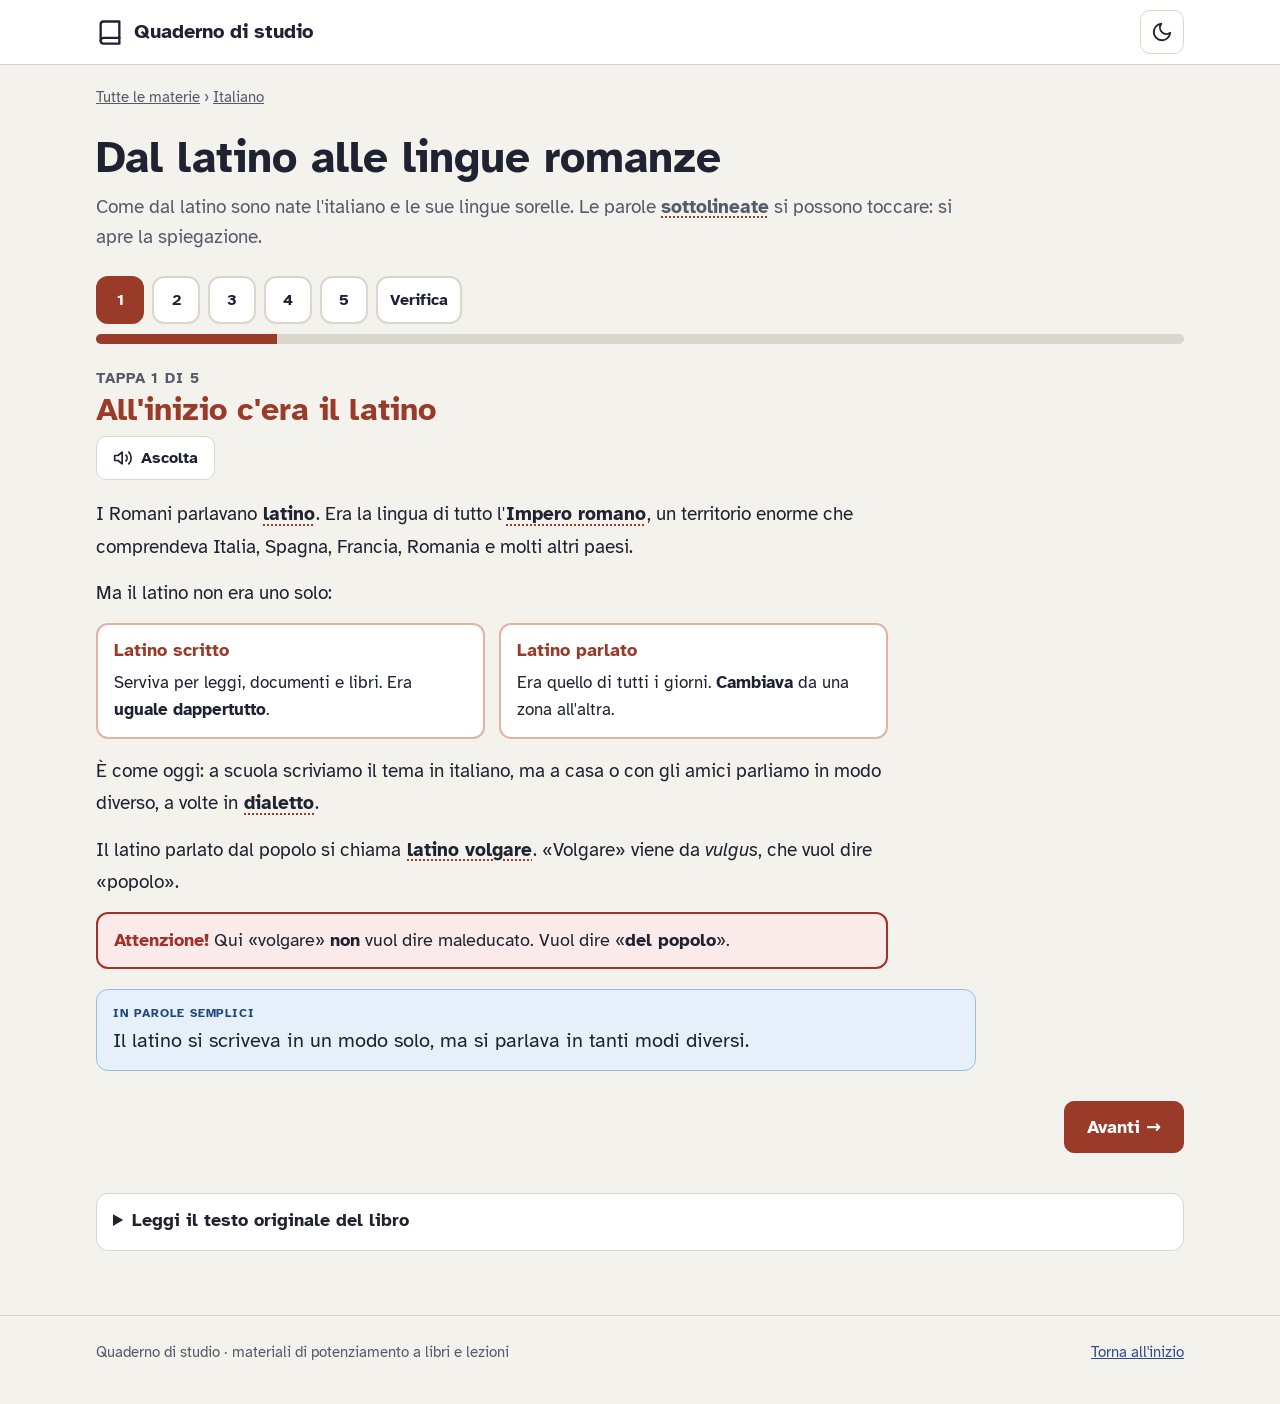
<file: Italiano - Dal latino alle lingue romanze.html>
<!doctype html>
<html lang="it">
<head>
<meta charset="utf-8">
<meta name="viewport" content="width=device-width, initial-scale=1">
<title>Dal latino alle lingue romanze · Italiano</title>
<meta name="robots" content="noindex">
<link rel="stylesheet" href="stile.css?v=20261009">
<script src="materiali.js?v=20261009"></script>
<script src="comune.js?v=20261009"></script>
<style>
  :root{--ac:#9A3B2A;--ac-chiaro:#FBEFEA;--ac-bordo:#E2B3A5;--ok:#2F6B2F;--ok-chiaro:#EAF4E8;--no:#A3302A;--no-chiaro:#FBEAEA;--mare:#D6E7F2;--terra:#F7F4EC;--confini:#B9B3A6}
  @media (prefers-color-scheme:dark){:root:not([data-theme="light"]){--ac:#EE9A80;--ac-chiaro:#2E1F1A;--ac-bordo:#6B3B2E;--ok:#8FCB86;--ok-chiaro:#1C2A1B;--no:#EE9A94;--no-chiaro:#331C1B;--mare:#182533;--terra:#262A35;--confini:#4A5060}}
  :root[data-theme="dark"]{--ac:#EE9A80;--ac-chiaro:#2E1F1A;--ac-bordo:#6B3B2E;--ok:#8FCB86;--ok-chiaro:#1C2A1B;--no:#EE9A94;--no-chiaro:#331C1B;--mare:#182533;--terra:#262A35;--confini:#4A5060}

  /* navigazione a tappe */
  .percorso{display:flex;flex-wrap:wrap;gap:8px;margin:8px 0 10px}
  .percorso button{min-width:48px;min-height:48px;border-radius:12px;border:2px solid var(--bordo);background:var(--carta);color:var(--inchiostro);font:inherit;font-weight:700;font-size:16px;cursor:pointer;padding:6px 12px}
  .percorso button[aria-current="step"]{background:var(--ac);border-color:var(--ac);color:var(--carta)}
  .percorso button.vista{border-color:var(--ac)}
  .avanzamento{height:10px;border-radius:99px;background:var(--bordo);overflow:hidden;margin:0 0 22px}
  .avanzamento span{display:block;height:100%;background:var(--ac);transition:width .3s}
  .tappa[hidden]{display:none}
  .tappa h2{font-size:clamp(24px,4vw,32px);margin:0 0 6px;color:var(--ac)}
  .tappa .num{font-size:15px;font-weight:700;letter-spacing:.06em;color:var(--tenue);text-transform:uppercase}
  .testo{max-width:44em;font-size:19px;line-height:1.7}
  .testo p{margin:0 0 14px}
  .testo ul{margin:0 0 14px;padding-left:24px}
  .testo li{margin:6px 0}
  .strumenti{display:flex;flex-wrap:wrap;gap:10px;margin:0 0 18px}
  .semplice{background:var(--semplice);border:1px solid var(--semplice-bordo);border-radius:12px;padding:14px 16px;margin:20px 0;font-size:20px;line-height:1.5;max-width:44em}
  .semplice .tag{display:flex;align-items:center;gap:6px;font-size:12px;font-weight:700;letter-spacing:.08em;color:var(--semplice-testo);margin-bottom:4px}
  .attenzione{background:var(--no-chiaro);border:2px solid var(--no);border-radius:12px;padding:12px 16px;margin:14px 0;max-width:44em}
  .navbasso{display:flex;justify-content:space-between;gap:12px;margin:30px 0 10px;flex-wrap:wrap}
  .navbasso .pulsante{min-height:52px;font-size:18px;padding:10px 22px}
  .navbasso .avanti{background:var(--ac);border-color:var(--ac);color:var(--carta)}

  /* parole toccabili */
  button.g{font:inherit;color:inherit;background:none;border:0;padding:0 1px;cursor:pointer;font-weight:700;
           text-decoration:underline dotted var(--ac) 2px;text-underline-offset:4px;border-radius:4px}
  button.g:hover{background:var(--ac-chiaro)}
  #glossa{position:fixed;left:50%;bottom:16px;transform:translateX(-50%);width:min(560px,calc(100% - 32px));background:var(--carta);border:2px solid var(--ac);border-radius:16px;padding:16px 18px 14px;box-shadow:0 10px 40px rgba(0,0,0,.25);z-index:20}
  #glossa[hidden]{display:none}
  #glossa h3{margin:0 0 4px;color:var(--ac);font-size:22px}
  #glossa p{margin:0;font-size:18px;line-height:1.55}
  #glossa .chiudi{position:absolute;top:8px;right:8px;width:44px;height:44px;border-radius:10px;border:1px solid var(--bordo);background:var(--carta);color:var(--inchiostro);cursor:pointer;font-size:22px;line-height:1}

  /* confronto due colonne */
  .confronto{display:grid;grid-template-columns:repeat(2,minmax(0,1fr));gap:14px;margin:6px 0 16px;max-width:44em}
  @media (max-width:600px){.confronto{grid-template-columns:1fr}}
  .scatola{background:var(--carta);border:2px solid var(--ac-bordo);border-radius:12px;padding:14px 16px}
  .scatola h3{margin:0 0 6px;font-size:18px;color:var(--ac)}
  .scatola p{margin:0;font-size:17px}

  /* linea del tempo */
  .linea{position:relative;margin:20px 0 8px;padding:34px 0 0}
  .linea .binario{height:8px;border-radius:99px;background:linear-gradient(90deg,var(--ac-bordo),var(--ac))}
  .linea .eventi{position:absolute;inset:0 0 auto 0;height:60px}
  .ev{position:absolute;top:22px;transform:translateX(-50%);width:34px;height:34px;border-radius:50%;border:3px solid var(--carta);background:var(--ac);color:var(--carta);font-weight:700;cursor:pointer;font:inherit;font-size:15px;box-shadow:0 0 0 2px var(--ac)}
  .ev[aria-pressed="true"]{background:var(--inchiostro);box-shadow:0 0 0 3px var(--inchiostro)}
  .anni{display:flex;justify-content:space-between;color:var(--tenue);font-size:14px;margin-top:6px}
  .scheda-ev{background:var(--carta);border:2px solid var(--ac);border-radius:12px;padding:14px 16px;margin:12px 0;max-width:44em;min-height:92px}
  .scheda-ev h3{margin:0 0 4px;color:var(--ac)}
  .secoli{background:var(--carta);border:1px solid var(--bordo);border-radius:12px;padding:14px 16px;margin:18px 0;max-width:44em}
  .secoli h3{margin:0 0 8px;font-size:18px}
  .secoli .scelte{display:flex;flex-wrap:wrap;gap:6px;margin-bottom:10px}
  .secoli .scelte button{min-width:48px;min-height:44px;border-radius:10px;border:1px solid var(--bordo);background:var(--fondo);color:var(--inchiostro);font:inherit;font-weight:700;cursor:pointer}
  .secoli .scelte button[aria-pressed="true"]{background:var(--ac);color:var(--carta);border-color:var(--ac)}
  .secoli output{display:block;font-size:19px}

  /* cavallo in 6 lingue */
  .lingue6{display:grid;grid-template-columns:repeat(3,minmax(0,1fr));gap:10px;margin:10px 0 16px;max-width:44em}
  @media (max-width:600px){.lingue6{grid-template-columns:repeat(2,minmax(0,1fr))}}
  .lingue6 button{display:flex;flex-direction:column;align-items:flex-start;gap:2px;min-height:76px;padding:10px 14px;border-radius:12px;border:2px solid var(--ac-bordo);background:var(--carta);color:var(--inchiostro);font:inherit;cursor:pointer;text-align:left}
  .lingue6 button b{font-size:22px;color:var(--ac)}
  .lingue6 button span{font-size:14px;color:var(--tenue);display:flex;align-items:center;gap:6px}
  .radice{display:inline-block;background:var(--ac);color:var(--carta);border-radius:10px;padding:4px 12px;font-weight:700;font-size:20px}

  /* carte che si girano */
  .carte{display:grid;grid-template-columns:repeat(2,minmax(0,1fr));gap:12px;margin:10px 0 16px;max-width:44em}
  @media (max-width:600px){.carte{grid-template-columns:1fr}}
  .carta{min-height:130px;border-radius:14px;border:2px solid var(--ac-bordo);background:var(--carta);color:var(--inchiostro);font:inherit;cursor:pointer;padding:14px 16px;text-align:left;display:flex;flex-direction:column;gap:4px}
  .carta .lat{font-size:24px;font-weight:700;font-style:italic;color:var(--ac)}
  .carta .gira{margin-top:auto;font-size:14px;color:var(--tenue)}
  .carta[aria-pressed="true"]{background:var(--ac-chiaro);border-color:var(--ac)}
  .carta .dopo{display:none;font-size:17px}
  .carta[aria-pressed="true"] .dopo{display:block}
  .carta[aria-pressed="true"] .prima{display:none}
  .chip{display:inline-flex;margin:4px 6px 4px 0}

  /* albero */
  .albero{display:flex;flex-direction:column;align-items:center;margin:10px 0 18px;max-width:44em}
  .tronco{background:var(--ac);color:var(--carta);border-radius:12px;padding:10px 20px;font-weight:700;font-size:20px}
  .gambo{width:3px;height:22px;background:var(--ac)}
  .rami{display:grid;grid-template-columns:repeat(3,minmax(0,1fr));gap:10px;width:100%;border-top:3px solid var(--ac);padding-top:14px}
  @media (max-width:600px){.rami{grid-template-columns:repeat(2,minmax(0,1fr))}}
  .ramo{background:var(--carta);border:2px solid var(--zona);border-radius:12px;padding:8px 12px;font-size:16px}
  .ramo b{display:block;color:var(--zona)}

  /* cartina */
  .cartina-box{display:grid;grid-template-columns:minmax(0,1.6fr) minmax(0,1fr);gap:16px;align-items:start;margin:10px 0 16px}
  @media (max-width:820px){.cartina-box{grid-template-columns:1fr}}
  .cartina{width:100%;height:auto;border-radius:14px;border:1px solid var(--bordo);background:var(--mare);display:block}
  .cartina .terra{fill:var(--terra);stroke:var(--confini);stroke-width:1}
  .pin{cursor:pointer;outline:none}
  .pin circle{stroke:#fff;stroke-width:3;transition:r .15s}
  .pin text{font:700 15px "Atkinson",system-ui,sans-serif;fill:#1F2230;paint-order:stroke;stroke:#fff;stroke-width:4px;stroke-linejoin:round}
  .pin:focus-visible circle,.pin.attivo circle{stroke:#1F2230;stroke-width:4}
  .info-lingua{background:var(--carta);border:2px solid var(--zona,var(--ac));border-radius:14px;padding:14px 16px;min-height:120px}
  .info-lingua h3{margin:0 0 2px;color:var(--zona,var(--ac));font-size:22px}
  .info-lingua .area{font-size:14px;font-weight:700;color:var(--tenue);text-transform:uppercase;letter-spacing:.05em}
  .info-lingua p{margin:6px 0 0;font-size:18px}
  .elenco-lingue{display:flex;flex-wrap:wrap;gap:6px;margin-top:12px}
  .elenco-lingue button{min-height:40px;border-radius:999px;border:2px solid var(--zona);background:var(--carta);color:var(--inchiostro);font:inherit;font-size:15px;padding:4px 12px;cursor:pointer}
  .elenco-lingue button[aria-pressed="true"]{background:var(--zona);color:#fff}

  /* verifica */
  .domanda{background:var(--carta);border:1px solid var(--bordo);border-radius:12px;padding:14px 16px;margin:0 0 12px;max-width:44em}
  .domanda p{margin:0 0 10px;font-size:19px}
  .vf{display:flex;gap:10px;flex-wrap:wrap}
  .vf button{min-width:110px;min-height:48px;border-radius:10px;border:2px solid var(--bordo);background:var(--fondo);color:var(--inchiostro);font:inherit;font-weight:700;cursor:pointer}
  .vf button.giusta{background:var(--ok-chiaro);border-color:var(--ok)}
  .vf button.sbagliata{background:var(--no-chiaro);border-color:var(--no)}
  .spiega{margin-top:10px;font-size:17px;border-radius:8px;padding:8px 12px}
  .spiega.ok{background:var(--ok-chiaro)} .spiega.no{background:var(--no-chiaro)}
  .abbina{display:grid;grid-template-columns:auto 1fr;gap:10px 14px;align-items:center}
  .abbina select{min-height:48px;font:inherit;font-size:18px;border-radius:10px;border:2px solid var(--bordo);background:var(--carta);color:var(--inchiostro);padding:4px 8px}
  .abbina select.ok{border-color:var(--ok);background:var(--ok-chiaro)} .abbina select.no{border-color:var(--no);background:var(--no-chiaro)}
  .punteggio{font-size:22px;font-weight:700;margin:16px 0}
  details.originale{margin:40px 0 0;background:var(--carta);border:1px solid var(--bordo);border-radius:12px;padding:12px 16px}
  details.originale summary{cursor:pointer;font-weight:700;min-height:32px}
  details.originale p,details.originale li{font-size:17px;line-height:1.6}
</style>
</head>
<body>
<header id="testata"></header>
<main class="contenitore">
  <p class="briciole"><a href="index.html">Tutte le materie</a> › <a href="materia.html?m=italiano">Italiano</a></p>
  <h1>Dal latino alle lingue romanze</h1>
  <p class="sottotitolo">Come dal latino sono nate l'italiano e le sue lingue sorelle. Le parole <b style="text-decoration:underline dotted var(--ac) 2px;text-underline-offset:4px">sottolineate</b> si possono toccare: si apre la spiegazione.</p>

  <nav class="percorso" id="percorso" aria-label="Tappe"></nav>
  <div class="avanzamento" aria-hidden="true"><span id="barra"></span></div>

  <!-- ================= TAPPA 1 ================= -->
  <section class="tappa" data-titolo="All'inizio c'era il latino">
    <div class="num">Tappa 1 di 5</div>
    <h2>All'inizio c'era il latino</h2>
    <div class="strumenti"><button class="pulsante ascolta" type="button">Ascolta</button></div>
    <div class="testo leggibile">
      <p>I Romani parlavano <button class="g" data-g="latino">latino</button>. Era la lingua di tutto l'<button class="g" data-g="impero">Impero romano</button>, un territorio enorme che comprendeva Italia, Spagna, Francia, Romania e molti altri paesi.</p>
      <p>Ma il latino non era uno solo:</p>
    </div>
    <div class="confronto">
      <div class="scatola"><h3>Latino scritto</h3><p>Serviva per leggi, documenti e libri. Era <b>uguale dappertutto</b>.</p></div>
      <div class="scatola"><h3>Latino parlato</h3><p>Era quello di tutti i giorni. <b>Cambiava</b> da una zona all'altra.</p></div>
    </div>
    <div class="testo leggibile">
      <p>È come oggi: a scuola scriviamo il tema in italiano, ma a casa o con gli amici parliamo in modo diverso, a volte in <button class="g" data-g="dialetto">dialetto</button>.</p>
      <p>Il latino parlato dal popolo si chiama <button class="g" data-g="volgare">latino volgare</button>. «Volgare» viene da <i>vulgus</i>, che vuol dire «popolo».</p>
    </div>
    <div class="attenzione"><b style="color:var(--no)">Attenzione!</b> Qui «volgare» <b>non</b> vuol dire maleducato. Vuol dire «<b>del popolo</b>».</div>
    <div class="semplice"><span class="tag">IN PAROLE SEMPLICI</span>Il latino si scriveva in un modo solo, ma si parlava in tanti modi diversi.</div>
  </section>

  <!-- ================= TAPPA 2 ================= -->
  <section class="tappa" data-titolo="Tre cose cambiano tutto" hidden>
    <div class="num">Tappa 2 di 5</div>
    <h2>Tre cose cambiano tutto</h2>
    <div class="strumenti"><button class="pulsante ascolta" type="button">Ascolta</button></div>
    <div class="testo leggibile">
      <ul>
        <li><b>Roma si indebolisce</b> (dal 200 d.C., <button class="g" data-g="secolo">III secolo</button>). Roma perde potere e importanza, e il latino parlato si allontana sempre di più da quello scritto.</li>
        <li><b>Arriva il <button class="g" data-g="cristianesimo">cristianesimo</button>.</b> La nuova religione porta parole nuove e cambia il significato di parole vecchie.</li>
        <li><b>Arrivano i popoli germanici</b> (dal 400 d.C., V secolo). Sono popoli del Nord Europa, come Franchi, Goti e Longobardi. I Romani li chiamavano <button class="g" data-g="barbari">barbari</button>. Portano le loro lingue e le loro parole.</li>
      </ul>
    </div>
    <p style="font-weight:700;margin:22px 0 0">Linea del tempo: tocca i pallini</p>
    <div class="linea">
      <div class="eventi" id="eventi"></div>
      <div class="binario"></div>
      <div class="anni"><span>anno 1</span><span>500</span><span>1000</span></div>
    </div>
    <div class="scheda-ev" id="schedaEv" aria-live="polite"></div>
    <div class="secoli">
      <h3>Come si leggono i secoli? Tocca un numero</h3>
      <div class="scelte" id="sceltaSecolo"></div>
      <output id="spiegaSecolo">Il secolo si scrive con i numeri romani. Tocca un numero per vedere quali anni sono.</output>
    </div>
    <div class="semplice"><span class="tag">IN PAROLE SEMPLICI</span>Roma diventa debole, arriva una nuova religione, arrivano popoli nuovi: il latino parlato cambia.</div>
  </section>

  <!-- ================= TAPPA 3 ================= -->
  <section class="tappa" data-titolo="Come cambiano le parole" hidden>
    <div class="num">Tappa 3 di 5</div>
    <h2>Come cambiano le parole</h2>
    <div class="strumenti"><button class="pulsante ascolta" type="button">Ascolta</button></div>
    <div class="testo leggibile">
      <p>Le parole cambiano in <b>3 modi</b>.</p>
      <h3 style="color:var(--ac);margin:20px 0 6px">A. Parole cambiate per non confondersi</h3>
      <p>In latino <i>equus</i> voleva dire «cavallo» e <i>aequus</i> «giusto». Si scrivevano in modo diverso, ma <b>parlando si dicevano quasi uguali</b>. Per non confondersi, la gente iniziò a usare un'altra parola: <i>caballus</i>, il «cavallo da lavoro».</p>
    </div>
    <p style="margin:6px 0 4px">Da <span class="radice">caballus</span> vengono queste parole. Toccale per sentirle:</p>
    <div class="lingue6" id="lingue6"></div>
    <div class="testo leggibile">
      <p>Lo stesso è successo con <i>bellum</i>, «guerra», che si confondeva con <i>bellus</i>, «bello»: al suo posto si usò la parola germanica <i>werra</i>, da cui viene <b>guerra</b>.</p>
      <h3 style="color:var(--ac);margin:20px 0 6px">B. Parole prese dai Germani</h3>
      <p>Si chiamano <button class="g" data-g="prestiti">prestiti</button>. Per esempio:
        <button class="g" data-g="feudo">feudo</button>, <button class="g" data-g="vassallo">vassallo</button>, <button class="g" data-g="barone">barone</button>,
        e parole della caccia, della guerra e dei vestiti, come bosco, <button class="g" data-g="dardo">dardo</button>, galoppare, <button class="g" data-g="tregua">tregua</button>.</p>
      <h3 style="color:var(--ac);margin:20px 0 6px">C. Parole che cambiano significato con il cristianesimo</h3>
      <p>Tocca le carte per girarle e vedere come è cambiato il significato:</p>
    </div>
    <div class="carte" id="carte"></div>
    <div class="semplice"><span class="tag">IN PAROLE SEMPLICI</span>Le parole cambiano in 3 modi: <b>si sostituiscono</b>, <b>si prendono da altre lingue</b>, <b>cambiano significato</b>.</div>
  </section>

  <!-- ================= TAPPA 4 ================= -->
  <section class="tappa" data-titolo="Nascono le lingue romanze" hidden>
    <div class="num">Tappa 4 di 5</div>
    <h2>Nascono le lingue romanze</h2>
    <div class="strumenti"><button class="pulsante ascolta" type="button">Ascolta</button></div>
    <div class="testo leggibile">
      <p>Piano piano, in molti secoli, dal latino parlato nascono <b>lingue nuove</b>. Verso l'anno 1000 (XI secolo) si riconoscono bene.</p>
      <p>Hanno tre nomi che vogliono dire <b>la stessa cosa</b>: lingue <button class="g" data-g="romanze">romanze</button> = <button class="g" data-g="neolatine">neolatine</button> = <button class="g" data-g="volgari">volgari</button>.</p>
    </div>
    <div class="albero" aria-label="Albero delle lingue">
      <div class="tronco">Latino parlato</div>
      <div class="gambo"></div>
      <div class="rami" id="rami"></div>
    </div>
    <p style="font-weight:700;margin:22px 0 4px">Cartina: tocca un pallino per scoprire che lingua nasce lì</p>
    <div class="cartina-box">
      <div>
        <svg class="cartina" id="cartina" viewBox="0 140 800 450" role="img" aria-label="Cartina dell'Europa con le lingue romanze">
          <path class="terra" d="M453,433L453,433L453,433L453,433L453,433ZM213,243L213,244L213,244L212,244L211,243L210,243L210,241L212,242ZM206,235L206,237L204,236L204,235L206,235L206,235ZM195,116L192,118L191,118L190,118L189,118L190,117L191,114L193,113L195,111L196,110L196,110L197,111L197,114L196,115ZM211,183L210,184L206,184L205,185L202,187L201,187L197,186L194,182L193,181L192,180L191,181L189,181L187,180L189,179L190,178L187,177L186,177L186,176L184,175L183,175L180,176L177,177L174,175L174,174L174,172L174,171L173,170L175,169L176,168L180,167L185,165L188,165L190,163L192,162L193,161L194,159L195,157L194,157L194,155L194,154L195,153L195,152L194,150L194,149L195,148L193,148L191,148L189,148L187,149L186,149L186,148L187,147L189,146L191,145L191,144L192,143L193,142L196,140L200,139L201,139L203,139L205,139L206,139L208,139L211,142L210,138L212,138L214,141L214,141L216,141L216,140L215,140L214,140L213,139L212,135L213,134L214,132L215,130L214,130L214,129L214,127L214,126L216,125L217,123L218,120L217,119L216,119L215,120L214,120L213,120L211,117L210,115L208,111L208,108L211,103L214,101L218,100L217,100L212,99L211,99L209,100L208,100L207,100L206,101L205,102L204,102L202,102L202,102L201,101L201,100L200,100L199,100L198,101L196,101L194,100L192,99L192,99L191,100L190,102L189,100L188,97L187,96L188,94L189,94L189,94L191,91L195,86L196,85L197,83L197,81L197,80L195,77L195,75L196,73L197,72L197,72L200,72L199,71L197,69L197,68L198,66L198,66L197,67L196,69L195,69L193,70L193,71L192,71L191,71L191,72L191,72L191,71L191,69L192,67L193,66L195,64L194,64L191,67L189,68L189,69L189,69L188,70L189,73L188,74L184,83L183,84L183,85L183,85L181,84L181,83L181,83L182,81L183,77L184,76L185,75L187,73L187,73L186,73L185,73L185,73L186,67L187,65L188,62L189,60L190,58L191,56L192,55L193,53L194,52L195,50L195,50L189,54L188,55L186,54L185,54L184,52L184,50L183,50L182,49L182,49L184,48L186,48L188,47L187,45L187,45L189,44L191,41L192,38L191,36L191,35L190,33L190,32L190,31L191,31L192,30L193,30L192,29L192,28L192,27L192,26L193,24L193,23L194,21L198,22L198,22L199,22L200,22L200,22L198,18L198,17L199,15L199,15L199,14L200,13L201,13L203,13L204,13L204,12L203,11L203,10L204,9L204,7L204,7L205,6L206,5L207,5L208,6L208,6L209,8L209,8L211,7L212,7L213,8L216,8L220,8L223,8L226,8L229,7L231,8L231,9L231,9L230,11L230,13L230,14L229,14L228,16L225,17L219,21L216,23L216,24L215,26L217,26L217,27L217,28L214,30L213,32L215,33L216,32L220,31L223,31L224,31L227,32L228,32L229,32L230,32L238,33L241,33L242,34L243,36L244,39L244,40L243,41L242,42L240,44L240,46L239,47L239,48L235,54L233,57L231,59L230,61L228,62L227,62L223,63L222,63L221,64L219,64L221,64L222,64L225,64L228,67L228,68L226,69L223,69L220,72L219,72L217,73L216,72L213,71L212,70L213,71L214,72L221,75L222,75L225,74L228,74L234,78L235,81L237,84L239,86L240,87L240,89L240,95L241,101L242,108L243,110L244,111L249,114L250,116L252,118L254,122L256,124L258,126L256,127L256,128L256,130L257,132L258,136L259,139L259,138L258,138L257,138L256,138L255,137L254,135L251,135L249,135L248,135L251,136L253,136L259,142L261,146L262,150L260,152L259,153L258,155L256,156L259,159L260,159L261,159L262,158L263,156L264,156L266,156L268,156L270,156L271,156L275,158L276,159L280,162L281,164L281,167L281,170L280,172L279,174L278,177L278,178L277,179L275,181L273,182L272,181L272,181L272,182L272,183L272,184L271,185L269,186L267,185L264,186L266,188L266,189L266,191L264,191L262,191L261,191L260,192L258,192L260,192L261,193L261,194L262,195L265,196L267,196L271,196L273,196L273,196L273,198L272,201L272,201L267,204L265,205L265,207L262,206L261,207L258,208L256,208L254,209L253,209L247,207L243,207L238,208L236,207L234,206L232,205L230,204L228,203L229,205L226,207L225,207L223,207L221,207L218,206L218,207L219,209L218,209L218,209L213,208L212,208L211,208L210,208L208,206L206,205L205,204L203,204L197,205L195,207L194,210L193,212L191,214L189,214L187,213L185,211L184,209L183,209L183,210L182,210L180,210L178,210L175,210L173,211L170,213L169,213L168,215L166,216L164,214L163,213L161,213L160,214L159,213L159,212L161,210L165,210L169,207L170,206L171,205L172,204L173,204L174,203L179,199L179,198L180,196L181,194L184,193L187,190L187,190L192,190L196,190L199,192L201,192L203,192L204,191L207,188L209,186L211,185L213,183L215,180L214,181ZM195,138L195,138L197,138L196,139L194,140L193,141L192,142L191,141L190,140L189,138L190,135L191,134L194,135ZM230,4L229,4L229,4L228,2L228,1L228,0L228,0L229,1L230,2L230,3L230,3L230,4ZM233,6L233,6L233,5L232,3L233,3L234,3L234,4ZM236,0L236,0L236,2L235,2L235,2L233,0L231,1L230,0L230,0L230,0L236,0ZM175,51L174,51L174,51L176,49L177,49L177,49L176,50ZM191,83L189,83L188,82L188,82L187,78L188,77L188,76L189,76L190,76L191,77L191,77L191,80L191,82ZM185,59L180,60L178,59L178,58L178,58L180,58L181,55L179,53L179,52L179,52L179,51L181,51L182,51L182,51L183,52L184,54L185,55L186,56ZM179,68L178,72L179,74L178,74L178,75L175,76L175,76L175,76L175,75L175,73L176,72L175,72L175,72L173,73L172,73L172,73L173,72L173,71L174,70L174,70L175,69L175,69L176,70L177,69ZM180,72L180,72L179,72L179,71L179,71L179,70L180,69L182,68L181,67L181,67L182,66L184,65L184,65L185,65L183,67ZM189,8L186,12L186,12L185,13L183,14L184,14L185,15L185,15L184,16L182,17L180,18L178,20L178,20L177,21L176,21L176,21L175,21L175,19L176,18L177,18L178,17L178,17L176,16L176,15L176,14L177,14L177,14L176,13L176,13L176,12L176,11L176,10L177,10L177,9L178,9L178,10L179,11L180,11L181,11L181,11L181,8L181,8L182,8L184,7L188,5L189,4L189,5L189,6ZM181,43L181,43L180,43L180,42L179,41L181,40L182,41L182,41L182,42ZM186,29L185,31L185,32L185,33L185,34L185,35L186,35L188,36L190,36L191,37L191,38L190,38L189,39L187,41L186,41L186,41L185,41L186,37L184,37L182,37L182,37L181,36L181,33L178,32L177,30L177,29L177,29L178,28L179,29L179,29L180,28L180,28L179,27L180,27L183,26L183,25L184,25L185,26L186,27ZM172,22L173,24L172,26L170,26L168,23L168,23L168,23L169,22L169,22L170,23L171,22L171,23ZM169,36L168,36L168,36L167,36L167,34L167,33L168,31L168,29L170,29L170,30L169,36ZM166,39L165,40L164,39L164,39L165,38L166,38L166,39L166,39ZM169,114L168,113L167,113L166,114L166,114L164,113L162,113L162,112L163,111L163,110L161,109L161,109L160,107L160,107L160,106L160,105L159,104L158,103L157,105L156,106L156,106L156,107L155,108L153,109L153,109L153,110L152,109L150,109L149,108L148,107L146,106L146,104L145,104L143,100L143,99L144,99L145,98L149,97L149,97L150,96L149,96L148,95L148,94L148,94L148,94L149,94L150,94L151,94L152,94L153,93L154,92L155,91L155,90L156,88L157,87L159,86L160,87L161,88L162,87L164,85L164,85L165,85L167,85L170,85L172,85L174,86L175,86L176,88L176,91L178,94L179,97L179,98L178,99L176,100L176,101L177,101L178,101L180,101L181,102L181,104L181,105L181,107L180,106L180,105L179,104L179,104L179,106L178,108L178,108L180,108L178,111L177,111L175,111L175,112L174,113L173,114L172,115L170,115ZM233,209L232,210L231,210L231,211L230,211L229,211L226,208L225,208L226,208L228,207L229,206L232,208ZM800,271L797,270L796,270L792,272L790,273L785,275L782,275L776,273L774,273L773,274L772,273L773,272L774,272L775,271L775,270L775,269L772,269L770,270L768,269L766,268L769,268L772,268L776,267L780,267L781,265L782,263L783,262L779,264L776,265L774,264L772,263L771,261L771,259L770,257L768,254L767,253L765,252L767,255L769,256L770,258L771,263L771,265L770,266L768,266L765,266L765,263L764,264L763,267L762,268L759,269L754,272L754,274L754,277L754,278L754,279L752,284L752,284L749,291L749,291L746,293L744,295L743,296L741,296L740,297L740,298L740,300L742,301L744,305L744,307L743,306L741,305L738,305L735,306L733,309L730,310L729,310L728,310L728,311L728,311L729,311L729,312L729,312L723,312L720,311L718,309L719,308L719,307L722,307L723,306L722,306L722,305L722,304L722,303L722,301L724,299L724,297L724,295L726,294L727,292L727,290L727,288L725,286L725,284L724,283L725,282L726,281L727,280L728,279L728,280L729,283L729,283L730,282L730,280L731,281L732,281L732,280L733,280L733,280L735,281L736,281L737,280L737,279L738,279L740,281L740,280L743,279L744,278L744,278L740,276L740,274L739,272L738,270L737,269L735,269L732,268L732,267L731,267L731,265L730,265L730,264L730,262L730,261L729,260L729,260L728,260L726,259L725,259L723,257L722,257L721,257L721,256L721,254L721,252L721,251L721,249L720,247L718,245L718,245L717,246L716,247L715,246L714,246L712,243L709,243L708,243L707,245L707,245L706,244L705,243L705,244L705,244L705,242L703,242L701,243L700,242L700,241L699,241L698,241L696,240L695,240L693,239L691,239L691,239L690,239L689,240L688,241L687,241L686,243L682,244L681,244L680,244L677,247L677,248L676,248L674,249L672,250L672,252L672,254L671,256L667,257L663,259L660,260L656,263L654,265L653,266L652,266L650,266L647,263L645,262L644,262L642,263L641,264L639,264L637,263L637,264L636,264L631,264L631,264L630,264L630,264L626,264L623,263L621,263L621,264L620,265L618,266L618,267L617,267L617,266L617,265L617,264L616,264L615,263L614,263L614,264L614,264L612,263L611,262L609,261L608,261L607,260L607,259L606,258L606,258L606,257L605,257L605,257L604,258L603,254L605,250L606,249L606,246L607,244L607,243L608,242L608,240L608,240L610,241L612,241L613,240L613,240L613,239L611,238L610,238L610,237L610,236L610,235L610,233L608,230L608,229L608,227L610,223L611,221L612,219L615,214L617,211L618,210L620,207L621,206L625,204L625,203L625,201L626,201L626,199L624,196L624,195L623,195L623,194L624,194L624,194L625,193L624,192L622,191L621,190L620,187L617,184L616,183L616,182L616,181L615,180L614,178L614,178L614,176L614,175L615,175L616,175L617,175L619,176L619,175L621,173L623,170L623,168L624,167L626,167L628,166L629,166L631,165L633,165L634,164L637,163L642,162L645,162L647,162L653,162L655,162L656,162L657,162L661,162L663,162L665,162L666,162L669,165L669,165L670,165L672,164L674,164L675,164L676,166L676,166L677,166L677,165L677,164L678,163L680,163L681,163L682,162L683,162L684,162L686,162L688,161L689,162L690,164L691,164L692,164L692,162L693,161L694,160L695,160L695,159L696,158L696,158L697,158L698,159L699,160L700,162L701,163L703,162L704,161L706,160L709,159L711,158L713,157L714,158L716,159L716,160L719,161L720,161L720,159L721,158L720,157L720,156L719,154L718,153L718,151L718,148L718,147L719,145L720,143L721,140L723,139L724,139L725,139L726,138L730,137L733,136L733,136L734,136L736,136L737,136L738,136L739,134L740,133L740,129L740,129L741,128L742,128L744,128L747,128L748,127L751,124L753,123L756,123L758,122L760,122L761,122L763,123L765,125L768,129L773,132L774,133L774,134L772,135L770,136L770,136L771,137L772,138L773,140L773,141L774,143L775,143L775,144L775,145L775,145L775,145L779,144L781,145L783,145L783,145L785,144L786,143L788,142L788,143L789,144L790,145L791,145L792,145L792,145L793,145L793,146L793,147L794,148L795,150L796,151L797,152L797,153L797,154L797,155L798,156L800,158L800,158L800,271ZM776,275L779,275L776,275L771,276L769,275L768,274L767,273L769,274L770,275ZM707,445L703,447L702,446L703,445L705,443L706,443L707,444ZM800,524L800,524L792,524L790,523L788,521L786,518L785,517L785,516L784,515L782,515L781,516L780,516L778,516L773,515L769,515L768,519L766,520L765,521L764,520L765,518L760,519L757,522L755,522L753,522L753,521L755,520L756,519L762,517L763,516L764,514L766,511L767,510L764,511L756,513L749,515L749,516L748,516L747,514L748,512L749,512L752,510L751,508L749,507L748,507L747,507L745,506L744,504L742,501L741,500L741,500L743,498L743,494L742,492L741,492L736,491L735,492L733,490L730,489L729,490L729,491L728,491L726,490L724,489L723,489L723,486L724,486L724,484L723,481L722,480L724,479L725,479L727,481L728,482L728,484L729,485L730,486L730,484L730,484L731,484L733,484L737,482L738,481L734,482L733,481L731,480L730,478L730,477L729,476L730,476L732,474L733,471L732,470L731,470L730,471L729,470L728,469L729,468L729,466L725,463L725,463L725,461L726,459L728,456L727,456L726,456L720,458L717,459L713,461L713,459L712,458L713,456L712,451L712,448L714,447L716,442L720,436L725,435L727,433L730,432L730,433L731,434L734,435L738,433L739,433L740,432L738,430L738,429L740,428L742,428L742,429L742,430L742,431L742,431L748,429L754,428L756,428L761,426L762,425L760,425L759,425L758,424L756,424L759,421L761,420L768,417L774,414L774,414L773,414L765,415L763,414L760,413L759,412L758,411L758,409L758,407L759,406L762,405L773,404L781,401L790,401L797,399L799,397L800,393L800,392L800,524ZM734,393L735,396L736,399L740,402L743,404L755,406L757,406L757,408L757,410L757,412L754,413L744,413L742,414L741,414L738,417L735,417L731,419L730,422L728,427L723,431L720,433L716,440L714,444L713,445L712,446L712,444L712,442L712,441L711,440L713,438L714,436L719,432L720,430L716,431L712,432L709,433L707,433L706,432L705,431L706,430L707,430L707,428L708,426L710,424L710,423L710,422L709,421L709,421L708,420L708,417L711,414L712,413L713,412L712,410L711,408L710,408L709,407L708,407L707,406L705,406L705,405L705,404L706,404L708,402L709,402L709,401L709,399L709,399L711,398L713,398L714,397L715,396L716,395L719,394L720,393L721,393L722,394L725,396L726,396L727,396L728,395L729,394L731,394L731,393L732,393ZM366,620L366,619L369,618L371,617L372,616L374,614L375,611L375,609L376,605L376,603L378,600L377,597L376,595L377,590L376,589L376,587L375,585L375,583L376,579L376,575L377,571L377,570L376,569L374,568L374,567L375,566L378,564L379,561L380,560L382,559L382,558L382,557L387,555L391,551L393,550L404,547L405,547L407,548L406,549L406,550L407,552L408,551L408,550L407,549L410,549L412,549L414,550L414,554L417,558L416,560L418,562L420,560L421,558L425,557L429,553L431,553L431,556L432,558L431,559L429,561L426,567L423,569L421,572L420,573L420,575L420,579L422,583L424,585L426,585L431,589L431,591L431,593L432,596L433,598L430,604L428,607L425,612L422,616L416,620L366,620ZM437,610L434,612L434,611L436,609L437,609ZM399,296L399,297L401,298L400,300L399,303L398,305L398,307L398,308L399,308L400,308L401,308L403,308L404,309L405,310L405,311L407,312L409,313L410,313L413,310L414,310L415,312L415,312L414,316L414,317L414,319L415,319L414,320L413,320L412,320L410,319L409,319L409,319L408,320L408,322L408,323L409,323L409,325L409,327L410,328L409,328L409,328L408,328L407,326L406,325L405,325L404,325L401,327L400,327L399,326L398,325L398,323L397,322L397,322L395,322L395,322L395,324L394,327L394,329L391,331L391,333L390,334L390,334L391,336L391,337L391,338L389,338L389,337L388,336L386,334L387,332L387,332L384,331L383,330L381,328L381,327L381,324L381,323L380,323L380,323L378,324L377,325L375,327L375,328L375,329L375,330L373,333L373,333L371,335L370,336L366,334L365,334L364,335L362,336L358,337L357,336L356,335L356,335L355,333L354,332L354,331L353,330L352,329L353,327L353,326L352,324L353,323L352,323L349,323L347,323L345,324L343,325L343,325L343,326L344,327L343,328L341,329L339,330L339,329L339,328L340,327L341,326L341,325L341,324L340,323L341,322L341,320L342,319L342,318L344,316L347,315L347,313L347,311L348,310L350,309L351,308L351,307L354,305L356,302L357,302L357,301L357,301L357,300L356,300L355,299L356,298L358,297L359,297L360,297L360,298L360,298L361,299L363,298L364,298L365,297L365,296L367,295L369,295L372,295L375,295L377,294L379,294L380,295L381,295L381,295L382,294L383,294L383,294L383,293L383,293L381,293L380,293L380,292L381,291L382,290L383,290L384,290L386,292L386,292L386,292L387,292L387,292L388,293L388,293L392,293L393,293L396,295ZM526,32L525,32L524,34L523,35L523,35L523,41L525,43L524,43L523,44L523,45L522,47L520,49L520,49L519,52L518,54L517,56L516,56L516,54L517,52L516,51L515,49L514,47L515,46L514,43L514,40L515,39L516,37L517,35L519,33L521,32L522,32L522,30L523,30L524,30ZM495,74L495,75L494,75L493,74L493,69L493,67L495,59L496,59L498,54L498,51L499,49L499,48L499,47L500,47L501,48L500,49L500,50L500,50L498,56L498,60L497,61ZM512,0L512,0L512,1L509,2L508,4L506,5L505,5L504,7L501,8L500,10L497,12L496,14L491,15L487,15L486,15L487,16L488,16L489,16L492,16L493,16L495,18L494,19L492,20L493,23L494,25L493,27L494,33L492,33L492,36L493,37L493,40L493,42L494,44L494,45L492,50L492,52L493,53L493,55L493,58L492,61L492,64L490,67L489,69L488,77L487,78L486,79L484,78L483,78L481,78L479,79L475,79L471,79L470,80L471,83L470,83L468,82L467,83L466,84L464,87L464,88L464,91L465,93L466,96L464,99L462,99L459,99L452,101L445,100L446,98L446,97L446,95L446,93L446,91L446,90L444,88L440,82L439,79L439,78L439,78L442,79L443,79L443,78L442,76L442,75L441,74L443,74L444,74L445,72L444,69L443,69L442,68L439,64L437,62L433,55L432,49L431,50L430,47L429,45L429,43L427,42L427,41L427,36L424,35L423,32L423,27L421,26L420,26L420,25L420,23L420,18L419,13L419,12L418,10L419,9L419,8L420,8L422,9L422,9L423,12L424,13L425,12L426,9L426,6L427,2L426,0L512,0ZM527,29L527,31L526,31L525,30L526,28L528,28L529,28ZM513,3L513,3L513,3L513,2L513,1L514,0L514,1ZM248,508L247,508L246,507L244,507L244,506L245,506L245,505L246,506L248,507ZM280,483L281,483L283,483L284,483L285,484L285,485L284,487L283,489L282,490L281,493L279,494L277,494L274,493L272,492L272,491L271,489L271,488L269,488L268,488L267,489L266,488L265,488L265,487L265,486L273,480L275,479L280,478L281,478L280,479L280,480L281,480L281,481L280,481ZM301,483L301,483L295,480L293,479L293,479L293,477L293,477L297,477L300,478L302,481L302,481ZM246,501L245,503L242,502L241,501L242,500L243,499L243,498L244,497L248,497L249,497L249,499L247,501ZM198,385L198,386L199,387L199,388L201,388L202,389L204,389L205,390L204,391L204,392L203,393L203,394L203,394L204,395L204,395L205,395L205,394L206,394L206,394L206,394L206,395L208,396L212,398L214,398L215,399L215,399L218,402L219,402L220,403L221,403L222,402L223,402L224,403L225,404L226,405L227,406L227,406L232,406L233,407L234,407L235,407L237,407L239,408L240,407L240,405L241,404L241,404L242,404L246,406L248,407L250,408L251,408L252,409L254,411L253,412L253,413L253,414L253,414L254,415L254,415L255,415L256,415L258,414L258,414L261,415L262,416L263,417L263,418L264,418L265,417L267,417L270,418L274,419L275,419L275,419L276,418L276,418L277,418L278,417L280,417L281,417L283,417L284,418L285,418L286,419L287,420L287,421L285,422L284,422L284,424L284,425L285,426L285,426L285,430L283,432L280,434L267,440L264,444L263,444L253,446L246,447L243,448L238,452L236,453L238,454L239,456L239,457L236,458L235,458L234,458L234,458L229,465L224,470L222,472L219,475L213,483L213,486L215,495L216,497L217,499L221,501L221,503L220,504L216,507L209,510L206,512L205,515L203,516L202,520L201,522L201,523L199,525L199,526L200,528L199,529L198,529L196,529L189,529L182,532L178,536L175,542L171,546L169,547L167,544L164,544L161,544L160,545L157,546L155,545L150,544L148,543L145,544L142,543L137,542L126,541L125,541L123,543L119,545L114,544L109,545L108,546L105,549L104,552L104,552L104,551L103,551L102,553L100,553L99,553L95,551L93,548L91,548L89,544L89,541L88,539L89,538L89,537L86,536L86,533L89,531L90,530L91,530L89,529L87,531L86,528L79,520L80,519L80,518L79,520L78,520L74,519L69,519L69,512L69,510L69,509L71,505L73,504L75,502L78,500L80,499L81,499L82,498L83,496L82,496L80,496L77,488L77,487L78,486L79,484L79,482L81,481L83,480L84,478L86,477L86,475L85,473L83,472L82,467L82,464L81,463L80,462L79,459L79,458L81,458L87,459L88,459L88,459L90,457L92,454L93,452L92,451L91,449L91,448L91,447L93,446L95,445L96,444L96,444L95,443L95,442L96,441L97,438L97,437L97,434L97,431L97,428L97,427L98,427L100,426L102,424L105,422L108,421L110,419L111,418L112,418L112,417L112,416L111,415L109,414L108,414L107,413L107,413L107,410L107,408L107,407L107,407L105,406L104,406L103,405L102,406L99,405L98,404L97,404L97,404L96,404L96,405L96,406L95,406L92,406L90,406L88,405L88,405L87,404L83,404L83,403L82,404L79,404L78,404L78,404L78,403L78,402L78,401L80,399L80,399L79,398L79,397L79,396L78,396L77,396L73,397L72,397L70,397L68,399L67,399L66,398L67,394L69,392L71,391L71,391L69,390L69,389L70,389L71,388L71,387L70,386L71,384L71,383L71,382L68,382L67,382L67,380L69,378L70,378L68,377L67,375L66,374L65,372L66,371L67,368L69,367L70,367L74,365L77,366L79,366L82,365L83,365L85,365L85,363L85,362L86,361L88,361L91,359L93,360L96,359L98,360L99,360L101,362L103,365L106,366L109,366L114,367L117,368L121,368L124,368L128,368L131,370L137,372L140,374L150,378L154,378L159,378L162,377L164,378L167,378L168,378L170,380L176,383L178,381L179,381L184,383L188,386L191,386L195,386L198,385ZM608,240L608,242L607,243L607,244L606,246L606,249L605,250L603,254L604,258L604,258L598,260L597,260L597,260L596,259L596,259L595,258L594,257L593,256L592,256L591,256L588,258L586,258L585,258L583,257L579,258L577,259L577,260L575,265L572,267L569,269L569,270L567,269L565,268L564,268L563,268L562,270L562,271L559,272L553,274L551,275L551,277L551,278L551,279L551,280L551,281L546,281L541,282L538,282L535,283L533,282L530,280L527,278L527,278L526,278L525,278L524,278L523,277L523,276L521,274L519,269L518,268L519,266L519,265L519,264L520,264L520,262L521,259L522,258L523,257L524,257L528,257L530,257L532,255L533,254L534,253L534,252L534,252L536,251L537,250L537,249L537,248L537,246L537,246L540,243L541,243L541,242L542,241L543,240L544,239L545,239L546,239L547,238L547,238L549,238L549,239L550,241L553,240L554,237L555,237L556,236L557,235L557,235L558,237L560,238L560,239L560,239L561,239L562,239L563,240L563,241L563,242L563,243L563,244L564,244L565,244L565,243L568,244L568,241L569,240L570,240L571,239L572,238L573,238L573,238L574,238L575,238L576,237L578,238L579,238L580,239L581,238L582,238L583,236L584,236L585,235L587,235L592,234L593,235L596,236L598,236L599,238L599,238L602,239L607,240ZM517,316L516,315L514,315L513,316L513,316L512,317L513,319L513,319L510,319L510,320L509,321L508,322L506,323L505,323L504,324L503,324L502,325L502,326L502,327L504,328L504,330L504,332L504,333L503,333L501,335L498,336L498,337L499,338L499,338L498,339L498,340L498,341L499,342L499,343L498,344L495,344L493,343L492,343L491,343L490,343L489,343L487,341L486,340L486,339L486,339L485,339L485,341L484,343L483,344L481,344L479,344L478,344L476,343L476,344L476,344L475,345L474,345L470,345L469,344L470,343L471,342L472,342L473,341L474,341L473,339L471,337L470,337L469,336L468,336L469,333L469,332L467,332L467,332L467,332L467,331L468,330L469,328L469,328L469,327L467,327L466,327L466,326L465,327L465,326L465,326L465,324L466,323L467,322L469,321L469,320L470,319L470,319L472,319L474,319L475,320L476,320L479,320L482,320L483,321L483,321L484,321L485,321L485,320L486,319L487,318L488,317L489,316L490,316L491,315L491,315L495,314L499,314L500,313L502,312L504,312L504,312L507,312L508,312L508,312L507,309L508,308L509,308L512,307L513,308L513,309L514,311L514,311L515,312L515,313L515,313L517,315ZM630,357L630,358L629,358L629,360L629,361L627,363L626,364L626,365L626,367L626,369L627,370L627,371L628,372L629,373L629,375L631,377L633,378L635,378L636,380L637,381L639,382L639,383L639,384L639,385L638,386L637,387L636,390L633,391L632,391L632,392L631,393L632,394L632,395L632,397L633,399L634,400L634,400L634,401L633,403L633,404L631,405L631,405L630,404L629,404L628,405L626,406L625,406L624,406L623,406L622,407L621,408L619,409L618,409L617,408L617,407L617,406L618,405L618,404L619,400L620,398L619,398L619,398L618,398L613,397L613,395L611,394L609,393L609,392L607,391L606,390L604,389L602,388L602,388L601,387L601,387L600,386L600,386L599,387L597,388L597,389L598,390L598,390L598,391L598,392L596,394L595,395L596,396L596,397L594,398L594,397L593,396L592,395L590,395L586,393L584,392L583,392L581,391L580,391L578,390L576,387L573,386L572,385L571,384L571,384L571,383L572,382L573,382L574,381L575,382L576,382L576,381L576,380L576,378L573,375L571,373L571,373L571,372L572,372L572,372L574,372L576,371L576,371L576,370L576,369L573,368L572,366L570,365L568,365L568,364L567,363L567,362L567,360L567,359L568,357L569,355L570,353L570,351L570,350L569,350L568,350L566,350L564,351L564,351L564,350L564,350L564,350L565,350L565,350L565,348L564,344L565,344L565,343L565,343L566,343L568,343L569,343L570,342L570,342L569,342L569,341L568,341L567,341L564,340L562,338L562,337L562,336L563,335L563,335L561,334L560,334L561,332L559,329L558,328L559,327L559,326L559,325L559,325L561,325L561,324L561,323L562,323L563,324L564,324L565,323L566,322L567,322L567,321L568,320L569,319L570,318L572,318L574,318L576,318L580,318L580,318L581,318L582,320L583,321L585,322L587,323L588,323L589,325L590,326L590,326L591,326L591,326L591,326L591,326L592,328L592,329L592,331L592,331L592,332L592,332L593,332L594,333L595,335L597,335L598,336L599,336L601,337L604,337L604,338L605,338L606,338L606,339L605,339L605,340L605,341L604,342L604,342L604,342L604,343L604,343L605,343L606,344L607,344L607,344L607,345L606,345L605,346L604,346L605,347L608,347L609,348L610,349L612,349L615,349L617,350L618,352L620,351L622,348L625,346L627,347L629,348L629,349L629,350L627,350L626,350L626,352L626,353L626,354L628,355L629,355L629,356L630,357ZM452,384L451,384L450,383L451,382L452,382L452,383ZM718,309L720,311L723,312L729,312L729,312L729,311L728,311L728,311L728,310L729,310L730,310L733,309L735,306L738,305L741,305L743,306L744,307L744,309L744,310L745,314L745,316L744,318L736,322L736,321L736,319L735,318L736,317L734,317L733,318L733,319L734,321L733,323L733,324L733,326L733,327L733,328L735,327L734,329L732,333L732,335L734,342L734,347L734,348L731,349L731,349L728,349L725,349L722,347L721,345L718,347L718,346L717,346L715,346L713,346L707,344L706,344L702,346L696,348L692,351L688,355L686,358L684,360L681,362L675,363L669,363L662,363L659,364L654,364L646,364L641,364L635,366L634,366L634,365L634,364L635,363L636,362L636,361L636,360L635,359L631,358L630,357L630,357L629,356L629,355L628,355L626,354L626,353L626,352L626,350L627,350L629,350L629,349L629,348L627,347L625,346L622,348L620,351L618,352L617,350L615,349L612,349L610,349L609,348L608,347L605,347L604,346L605,346L606,345L607,345L607,344L607,344L606,344L605,343L604,343L604,343L604,342L604,342L604,342L605,341L605,340L605,339L606,339L606,338L605,338L604,338L604,337L601,337L599,336L598,336L597,335L595,335L594,333L593,332L592,332L592,332L592,331L592,331L592,329L592,328L591,326L591,326L591,326L591,326L590,326L590,326L589,325L588,323L587,323L585,322L583,321L582,320L581,318L582,318L585,316L587,317L588,316L589,316L589,315L589,314L589,314L591,313L594,313L595,312L596,311L596,310L596,309L597,308L597,308L597,307L597,304L597,303L598,303L599,302L600,301L599,300L600,299L601,296L602,294L601,293L601,292L602,291L603,289L604,285L604,284L605,283L606,283L605,280L606,279L607,278L608,276L609,275L609,274L610,273L611,273L612,272L613,272L614,272L615,271L617,268L618,267L618,266L620,265L621,264L621,263L623,263L626,264L630,264L630,264L631,264L631,264L636,264L637,264L637,263L639,264L641,264L642,263L644,262L645,262L647,263L650,266L652,266L653,266L654,265L656,263L660,260L663,259L667,257L671,256L672,254L672,252L672,250L674,249L676,248L677,248L678,247L679,247L681,248L683,249L684,250L685,251L687,253L689,255L689,257L690,258L692,260L694,262L694,262L695,263L698,266L699,267L701,268L702,270L703,271L705,272L707,273L709,277L711,279L712,280L712,284L713,285L713,288L713,293L713,297L714,299L714,300L715,301L716,303L716,304L716,305L715,306L715,306L716,307L717,308ZM68,399L70,397L72,397L73,397L77,396L78,396L79,396L79,397L79,398L80,399L80,399L78,401L78,402L78,403L78,404L78,404L79,404L82,404L83,403L83,404L87,404L88,405L88,405L90,406L92,406L95,406L96,406L96,405L96,404L97,404L97,404L98,404L99,405L102,406L103,405L104,406L105,406L107,407L107,407L107,408L107,410L107,413L107,413L108,414L109,414L111,415L112,416L112,417L112,418L111,418L110,419L108,421L105,422L102,424L100,426L98,427L97,427L97,428L97,431L97,434L97,437L97,438L96,441L95,442L95,443L96,444L96,444L95,445L93,446L91,447L91,448L91,449L92,451L93,452L92,454L90,457L88,459L88,459L87,459L81,458L79,458L79,459L80,462L81,463L82,464L82,467L83,472L85,473L86,475L86,477L84,478L83,480L81,481L79,482L79,484L78,486L77,487L77,488L80,496L82,496L83,496L82,498L81,499L80,499L78,500L75,502L73,504L71,505L69,509L69,510L69,512L69,519L68,519L60,521L58,521L55,518L48,516L46,515L43,516L41,515L39,516L38,516L40,513L43,507L44,503L45,500L46,496L45,494L48,489L48,486L48,482L51,484L50,482L49,481L48,481L47,480L44,481L42,481L41,481L42,479L42,476L43,475L45,475L47,474L48,473L48,471L49,469L53,467L51,467L49,468L46,472L44,474L42,474L40,474L39,474L38,473L38,471L39,470L40,468L41,464L43,461L43,460L43,459L44,458L46,457L48,455L53,449L57,442L57,441L57,441L57,439L61,431L62,430L63,428L64,424L65,421L66,420L66,418L65,415L65,408L66,405L67,405L65,404L65,402L66,401ZM614,178L615,180L616,181L616,182L616,183L617,184L620,187L621,190L622,191L624,192L625,193L624,194L624,194L623,194L623,195L624,195L624,196L626,199L626,201L625,201L625,203L625,204L621,206L620,207L618,210L617,211L615,214L612,219L611,221L610,223L608,227L608,229L608,230L610,233L610,235L610,236L610,237L610,238L611,238L613,239L613,240L613,240L612,241L610,241L608,240L608,240L607,240L602,239L599,238L599,238L598,236L596,236L593,235L592,234L587,235L585,235L584,236L583,236L582,238L581,238L580,239L579,238L578,238L576,237L575,238L574,238L573,238L573,238L572,238L571,239L570,240L569,240L568,241L568,244L565,243L565,244L564,244L563,244L563,243L563,242L563,241L563,240L562,239L561,239L560,239L560,239L560,238L558,237L557,235L557,235L556,236L555,237L554,237L553,240L550,241L549,239L549,238L547,238L547,237L547,236L543,233L542,231L542,231L542,230L541,229L538,229L538,229L537,229L536,228L534,228L534,227L533,227L533,227L533,227L532,228L531,229L530,228L529,228L529,227L527,226L527,226L526,225L526,225L528,223L528,223L528,221L527,221L527,221L525,222L524,222L523,222L518,220L516,219L514,219L514,219L515,221L516,223L516,224L515,225L514,225L513,226L512,227L512,227L511,227L510,227L508,224L506,222L506,221L505,221L504,221L503,220L504,219L504,219L506,218L506,218L506,217L506,216L506,216L505,215L504,214L501,215L500,216L499,215L499,214L498,214L497,214L495,213L494,213L491,212L490,212L489,212L489,211L488,210L488,208L485,207L483,207L483,207L483,209L483,210L482,211L481,211L481,211L482,207L483,205L483,201L482,198L482,197L481,196L478,195L478,194L478,192L478,191L477,190L476,189L476,187L477,185L477,184L477,182L478,181L478,181L477,180L477,179L477,178L476,177L475,176L475,175L474,174L474,172L475,170L473,167L469,164L467,162L467,160L468,159L469,158L470,156L471,154L471,153L471,152L469,145L468,143L468,141L468,141L471,142L473,143L472,142L472,141L472,140L472,138L469,137L467,137L466,136L467,135L467,136L469,136L474,133L482,129L491,126L493,125L495,124L495,123L496,123L497,121L500,117L504,116L506,114L509,112L517,109L521,108L524,108L527,109L531,111L532,112L530,111L527,110L526,110L529,115L530,117L533,119L535,119L541,117L543,116L544,115L544,115L548,115L553,115L559,114L566,114L573,113L581,112L589,111L590,111L590,110L591,110L593,110L593,110L593,111L594,111L594,111L596,112L597,112L599,113L600,114L601,116L601,118L602,119L602,119L605,127L609,135L611,138L612,140L612,143L613,145L613,147L613,148L613,149L608,153L607,154L606,157L604,159L604,160L604,160L605,161L607,162L609,163L610,163L611,164L612,165L612,165L613,167L612,169L613,171L613,172L612,174L613,176ZM343,216L342,216L340,216L339,216L339,215L338,215L338,214L338,213L339,211L340,211L339,211L340,210L341,208L341,207L341,206L340,206L338,205L337,204L336,203L336,203L335,203L333,203L332,203L330,201L330,199L329,198L329,198L328,198L328,199L326,199L326,199L326,198L326,198L325,197L325,197L323,199L322,199L321,198L321,197L320,197L319,198L319,200L319,200L318,200L316,199L315,199L313,197L310,198L308,197L307,197L306,196L305,195L306,194L306,193L309,193L312,194L315,197L316,197L317,197L317,196L316,196L314,195L313,194L316,194L316,193L316,192L313,188L313,187L314,186L315,184L316,184L317,182L320,179L322,176L323,173L325,164L326,163L327,161L328,161L329,162L331,161L336,158L337,155L339,153L344,151L347,150L351,150L354,150L358,150L359,151L360,153L361,153L363,154L363,156L363,161L363,162L362,164L361,167L361,170L360,170L356,170L356,170L356,171L356,171L356,172L355,172L355,173L356,174L357,175L359,175L359,175L360,175L360,176L360,177L360,179L359,181L358,182L357,183L356,183L356,184L355,184L355,185L357,186L357,186L356,187L356,188L352,189L351,189L350,190L350,190L349,189L347,188L346,188L346,189L344,189L343,190L343,191L345,194L345,194L345,195L346,196L347,198L347,199L347,200L346,201L345,204L345,205L345,206L345,206L346,206L346,206L343,209L343,209L342,209L341,209L341,210L342,210L343,211L344,211L344,212ZM316,199L316,200L316,201L313,202L311,203L310,203L309,202L309,202L308,201L306,201L305,201L305,202L304,202L304,201L303,201L303,198L304,198L307,198L309,199L311,200L313,199L315,200ZM351,148L349,149L348,148L348,148L350,148ZM345,149L342,149L341,149L341,149L341,148L344,149L345,149ZM332,152L330,154L329,154L331,152ZM336,150L334,151L334,150L337,149L339,149L340,149ZM329,158L327,160L326,159L326,159L327,157L329,155ZM313,190L314,192L314,192L315,192L313,193L311,191L309,191L309,191L309,190L310,190ZM357,146L355,146L356,146L357,145L358,145ZM13,620L19,616L25,611L27,610L32,608L49,604L58,601L64,599L67,595L79,581L91,561L92,558L95,558L98,558L100,558L103,557L105,558L104,559L103,561L104,565L107,569L111,574L115,577L121,579L128,578L132,579L134,578L136,580L140,581L144,581L147,579L149,577L149,578L149,579L149,580L150,583L151,584L153,585L155,585L159,586L163,587L163,587L163,589L164,590L168,594L170,597L170,597L169,599L169,600L169,601L171,603L171,604L170,605L169,606L170,611L170,616L169,619L169,620L13,620ZM571,383L571,384L571,384L572,385L573,386L576,387L578,390L580,391L581,391L583,392L584,392L586,393L590,395L592,395L593,396L594,397L594,398L592,399L591,400L590,400L589,400L588,401L589,402L590,403L590,405L590,405L589,405L588,407L586,407L585,408L584,407L584,407L584,405L583,404L583,404L582,404L581,406L581,408L579,410L578,412L577,414L577,416L578,417L579,419L579,420L579,420L579,422L579,423L576,422L574,419L570,415L565,413L564,412L564,412L565,411L564,411L563,412L562,412L561,410L561,410L560,409L561,408L561,408L562,407L562,406L562,406L560,403L560,402L559,399L560,398L560,397L563,397L562,394L562,394L563,393L563,392L564,390L566,389L566,388L567,389L568,390L569,389L569,388L568,386L567,385L567,384L567,384L568,384L569,384L570,384L571,383ZM677,248L677,247L680,244L681,244L682,244L686,243L687,241L688,241L689,240L690,239L691,239L691,239L693,239L695,240L696,240L698,241L699,241L700,241L700,242L701,243L703,242L705,242L705,244L705,244L705,243L706,244L707,245L707,245L708,243L709,243L712,243L714,246L715,246L716,247L717,246L718,245L718,245L720,247L721,249L721,251L721,252L721,254L721,256L721,257L722,257L723,257L725,259L726,259L728,260L729,260L729,260L730,261L730,262L730,264L730,265L731,265L731,267L732,267L732,268L735,269L737,269L738,270L739,272L740,274L740,276L744,278L744,278L743,279L740,280L740,281L738,279L737,279L737,280L736,281L735,281L733,280L733,280L732,280L732,281L731,281L730,280L730,282L729,283L729,283L728,280L728,279L727,280L726,281L725,282L724,283L725,284L725,286L727,288L727,290L727,292L726,294L724,295L724,297L724,299L722,301L722,303L722,304L722,305L722,306L723,306L722,307L719,307L719,308L718,309L717,308L716,307L715,306L715,306L716,305L716,304L716,303L715,301L714,300L714,299L713,297L713,293L713,288L713,285L712,284L712,280L711,279L709,277L707,273L705,272L703,271L702,270L701,268L699,267L698,266L695,263L694,262L694,262L692,260L690,258L689,257L689,255L687,253L685,251L684,250L683,249L681,248L679,247L678,247ZM363,389L361,389L362,389L362,389L362,388L362,389ZM502,580L501,581L499,581L498,580L497,577L499,577L501,579ZM497,576L495,576L494,576L494,575L495,575L496,575L497,576ZM618,409L619,409L621,408L622,407L623,406L624,406L625,406L626,406L628,405L629,404L630,404L631,405L631,405L635,408L637,409L639,410L641,410L642,411L644,415L644,416L645,416L646,417L646,417L645,420L646,426L646,427L645,427L643,427L643,428L643,431L641,432L639,433L637,434L634,433L633,433L632,434L630,435L629,435L626,440L624,441L623,442L621,442L620,442L618,443L615,443L614,444L612,444L612,444L611,443L610,443L608,443L607,443L605,440L605,439L604,439L602,435L601,434L601,432L600,429L600,428L601,428L601,427L600,425L601,421L601,420L601,421L603,421L604,420L604,419L604,416L604,415L609,412L610,412L612,413L613,413L613,413L613,412L614,411L615,410ZM345,232L344,232L344,234L345,235L346,237L347,238L348,239L349,240L350,240L350,241L350,242L349,243L349,244L348,245L348,247L348,248L347,248L346,247L345,247L344,247L343,248L342,248L341,248L341,247L341,247L339,247L339,246L339,246L340,245L340,244L340,243L339,241L339,240L338,239L338,239L338,238L338,238L338,236L339,235L340,234L341,233L342,230L344,231L344,231L344,232ZM560,92L559,92L561,89L561,87L561,84L561,83L561,84L562,86L561,90ZM590,111L589,110L588,108L588,106L588,104L588,99L588,98L587,97L585,96L584,94L581,94L578,95L577,95L574,94L571,93L569,93L567,92L566,91L565,92L564,92L564,92L563,90L564,87L562,83L560,79L559,73L559,72L562,69L566,65L567,64L571,62L572,62L576,61L579,61L581,61L583,60L584,60L585,61L586,61L587,60L593,60L594,60L596,59L599,60L600,60L604,59L605,59L606,58L608,56L609,55L609,55L610,55L611,57L614,59L616,60L621,60L622,60L626,62L628,63L629,64L631,66L633,67L634,68L637,68L637,68L638,69L638,71L637,74L637,76L637,76L638,77L640,77L642,77L642,77L642,78L641,79L641,79L640,81L636,82L635,82L635,83L635,84L635,86L634,87L632,88L631,89L630,91L630,94L630,96L631,97L631,98L630,99L630,101L630,103L629,104L630,104L631,104L632,104L633,105L633,106L633,107L633,108L632,108L631,109L630,108L630,108L630,107L629,106L628,105L627,106L626,107L625,108L624,109L623,110L621,110L620,111L620,114L620,115L618,115L616,117L614,118L613,118L612,117L611,117L609,118L608,118L607,118L605,119L603,119L602,119L602,119L601,118L601,116L600,114L599,113L597,112L596,112L594,111L594,111L593,111L593,110L593,110L591,110L590,110ZM400,308L399,308L398,308L398,307L398,305L399,303L399,303L399,304L399,304L399,305L400,305L400,306L400,307L400,307ZM637,68L637,68L634,68L633,67L631,66L629,64L628,63L626,62L622,60L621,60L616,60L614,59L611,57L610,55L609,55L609,55L608,56L606,58L605,59L604,59L600,60L599,60L596,59L594,60L593,60L587,60L586,61L585,61L584,60L583,60L581,61L579,61L576,61L572,62L571,62L567,64L566,65L562,69L559,72L557,68L556,58L556,53L558,50L559,48L560,45L559,42L560,40L562,33L565,32L569,30L573,28L574,29L574,31L581,35L582,36L585,42L591,44L594,42L596,41L598,37L599,35L599,33L597,25L596,22L596,20L596,20L597,19L601,16L602,16L603,15L605,13L606,14L607,14L607,14L607,14L607,13L607,13L608,13L612,15L613,15L614,15L615,16L618,16L618,17L619,18L622,20L623,21L626,22L627,22L630,20L631,19L632,19L633,20L635,20L637,20L637,20L639,20L640,20L640,22L643,23L645,24L645,24L645,26L646,27L646,28L645,28L645,31L645,33L645,36L645,36L647,35L648,35L648,36L649,38L650,39L651,40L651,41L653,42L653,43L655,46L656,47L656,49L656,50L656,52L656,52L654,52L653,54L651,58L650,59L650,62L650,62L648,62L648,62L646,63L643,63L641,63L640,66L640,67L638,68ZM594,398L596,397L596,396L595,395L596,394L598,392L598,391L598,390L598,390L597,389L597,388L599,387L600,386L600,386L601,387L601,387L602,388L602,388L604,389L606,390L607,391L609,392L609,393L611,394L613,395L613,397L618,398L619,398L619,398L620,398L619,400L618,404L618,405L617,406L617,407L617,408L618,409L615,410L614,411L613,412L613,413L613,413L612,413L610,412L609,412L604,415L604,416L604,419L604,420L603,421L601,421L601,420L601,419L601,417L599,413L598,412L597,411L596,410L594,410L592,408L591,406L590,405L590,405L590,403L589,402L588,401L589,400L590,400L591,400L592,399ZM356,335L357,336L358,337L362,336L364,335L365,334L366,334L370,336L371,335L373,333L373,333L375,330L375,329L375,328L375,327L377,325L378,324L380,323L380,323L381,323L381,324L381,327L381,328L383,330L384,331L387,332L387,332L386,334L388,336L389,337L389,338L391,338L391,337L391,336L390,334L390,334L391,333L391,331L394,329L394,327L395,324L395,322L395,322L397,322L397,322L398,323L398,325L399,326L400,327L401,327L404,325L405,325L406,325L407,326L408,328L409,328L409,328L410,328L409,327L409,325L409,323L408,323L408,322L408,320L409,319L409,319L410,319L412,320L413,320L414,320L415,319L414,319L414,317L414,316L415,312L415,313L417,313L419,313L420,314L421,315L423,315L424,314L424,314L425,312L426,310L428,309L431,309L433,309L434,309L435,309L437,309L440,308L443,306L444,306L444,307L443,308L443,309L443,310L445,312L446,314L447,315L449,316L451,317L453,317L454,317L461,318L464,318L466,318L470,319L469,320L469,321L467,322L466,323L465,324L465,326L465,326L465,327L466,326L466,327L467,327L469,327L469,328L469,328L468,330L467,331L467,332L467,332L467,332L469,332L469,333L468,336L469,336L470,337L471,337L473,339L474,341L473,341L472,342L471,342L472,341L469,337L468,337L467,339L462,338L461,338L461,340L459,341L457,342L455,344L452,345L450,346L449,346L451,344L450,344L448,345L447,346L446,348L446,351L447,352L449,356L451,358L451,360L450,361L449,362L448,361L447,361L447,364L448,371L450,376L452,378L455,382L459,383L466,389L470,390L471,391L474,396L476,401L479,409L481,412L484,417L491,423L497,427L503,430L507,430L517,428L519,428L521,429L522,431L521,432L519,434L517,436L517,439L519,440L530,445L540,448L543,450L547,453L557,456L559,458L565,462L567,466L568,468L567,471L567,474L566,476L564,475L561,473L556,465L549,465L547,465L545,464L544,463L544,462L543,461L540,461L538,463L536,466L534,471L532,478L532,481L534,484L538,485L542,487L544,489L545,495L546,498L545,500L542,500L539,502L536,504L535,506L536,512L536,514L531,518L529,522L528,524L527,526L521,527L519,524L519,521L520,519L522,518L523,513L523,510L523,508L524,507L526,507L528,506L528,501L526,499L525,497L524,491L520,485L518,479L516,476L514,475L510,475L509,475L502,471L501,471L501,470L502,468L501,466L500,464L499,462L498,461L495,462L494,462L492,462L491,463L490,463L492,460L491,459L489,458L486,458L485,458L485,459L484,458L484,457L480,451L478,448L476,448L474,449L471,448L469,448L467,448L466,449L465,448L464,448L461,445L457,444L449,436L446,433L441,429L438,424L435,423L432,421L431,421L430,422L429,422L428,421L429,421L430,420L429,418L425,414L423,412L422,411L421,410L421,409L420,408L419,408L417,408L417,406L418,404L417,402L416,398L414,395L412,386L411,384L409,382L403,381L395,375L394,375L389,373L386,373L382,374L378,380L374,385L373,386L368,388L363,389L363,387L363,386L364,385L365,384L366,382L367,381L367,380L366,379L366,379L362,380L361,379L358,378L354,376L353,374L353,373L353,372L353,371L352,370L353,369L354,367L355,366L355,366L356,365L355,362L355,362L354,361L353,361L352,361L351,360L351,359L350,357L349,356L349,355L350,354L352,354L353,355L355,353L356,353L357,352L358,350L358,349L358,348L358,348L356,346L355,344L354,342L353,341L352,340L352,339L353,338L355,337ZM453,433L453,433L453,433L453,433L453,433ZM452,384L452,383L452,382L451,382L450,383L451,384ZM415,411L416,412L416,412L416,413L416,414L414,413L412,414L411,414L410,413L411,412L413,412L413,412L415,412ZM482,461L481,461L481,461L481,461L481,460L483,460L483,461ZM451,560L450,560L448,560L448,558L449,558L450,559L451,560ZM518,520L516,523L516,524L512,531L511,533L511,535L511,536L510,538L510,540L510,542L510,543L511,543L512,544L513,545L512,546L513,547L514,548L514,549L514,550L512,552L512,553L511,555L511,556L511,557L511,558L509,558L507,558L505,558L501,557L500,557L499,557L496,552L494,551L492,550L489,550L487,550L485,549L480,546L476,544L474,543L473,542L472,541L469,541L467,539L466,539L464,540L463,540L461,539L459,537L458,535L457,534L458,531L459,528L460,527L461,526L462,525L463,524L465,527L466,528L467,528L469,527L469,525L471,524L473,524L475,524L475,525L476,526L477,526L481,528L482,528L483,528L486,527L488,527L493,527L495,526L497,526L500,525L501,523L502,523L503,522L506,522L509,522L510,522L511,521L512,520L513,520L516,518L517,518L519,519ZM402,460L403,461L405,468L405,469L405,470L404,471L402,475L403,477L403,479L404,481L403,483L402,497L401,500L401,502L400,502L398,502L395,501L394,501L393,501L392,501L391,500L391,505L390,507L388,508L386,508L385,508L383,508L382,507L382,505L380,503L379,501L379,499L379,494L379,493L380,492L380,490L380,488L380,487L381,488L382,488L381,487L382,485L381,484L379,483L379,482L379,480L380,479L380,478L380,474L379,473L379,470L378,469L377,467L376,466L375,465L375,462L375,460L376,459L376,459L377,460L378,460L380,461L382,460L385,459L387,458L390,454L392,453L393,452L394,451L394,450L395,452L397,452L399,453L399,454L400,455L401,456L402,456L402,457L401,457L400,458L401,459ZM380,504L379,507L378,505L378,503L378,503L379,504ZM377,456L376,457L375,457L376,456L377,454L378,454L378,454L378,455ZM114,107L114,107L113,106L113,105L110,104L112,103L112,104L114,104L115,105ZM159,86L157,87L156,88L155,90L155,91L154,92L153,93L152,94L151,94L150,94L149,94L148,94L148,94L148,94L148,95L149,96L150,96L149,97L149,97L145,98L144,99L143,99L143,100L145,104L146,104L146,106L148,107L149,108L150,109L152,109L153,110L153,109L153,109L155,108L156,107L156,106L156,106L157,105L158,103L159,104L160,105L160,106L160,107L160,107L161,109L161,109L163,110L163,111L162,112L162,113L164,113L166,114L166,114L167,113L168,113L169,114L169,115L169,116L168,116L167,115L167,116L166,117L166,118L167,120L167,122L167,125L168,126L167,128L167,129L167,131L166,131L166,133L167,137L167,138L166,143L165,144L164,145L163,147L163,148L162,151L159,154L158,155L157,156L159,158L157,159L155,159L153,158L152,158L150,158L150,159L150,159L149,156L148,158L147,159L145,158L142,158L140,158L139,159L139,160L138,161L137,161L135,161L134,161L133,163L131,163L129,163L129,162L128,162L128,161L126,161L126,161L127,162L126,163L126,165L125,165L124,165L122,166L120,166L118,167L110,167L110,167L109,166L108,166L107,166L104,166L102,166L105,163L108,162L108,162L107,162L102,162L100,162L99,162L100,161L102,159L104,159L105,159L105,158L108,157L100,158L98,157L98,156L97,156L96,155L99,153L101,152L102,152L104,151L105,150L104,150L100,149L98,148L98,147L99,146L101,145L102,145L103,146L104,146L105,147L108,147L107,146L107,144L106,143L108,143L109,142L111,141L112,141L116,141L120,141L125,140L123,139L122,138L120,140L119,140L115,140L114,139L113,138L112,139L112,139L110,140L107,139L110,138L114,136L115,135L117,133L117,132L116,132L119,129L120,128L122,128L123,128L123,128L124,128L125,127L124,126L122,125L117,125L117,124L116,124L116,123L116,122L116,122L115,121L114,122L113,121L112,121L114,120L112,119L111,119L109,118L110,117L110,117L110,116L110,115L111,115L112,115L114,115L116,115L114,114L114,113L114,112L114,111L117,110L119,110L119,110L120,109L117,108L115,108L115,106L116,105L117,104L117,103L116,103L116,101L116,100L114,100L114,99L115,98L116,98L117,98L118,98L120,98L122,98L126,99L127,102L128,102L129,101L130,101L133,102L136,103L136,103L136,102L136,100L137,99L138,98L139,98L141,98L142,98L143,96L144,95L139,94L135,92L136,91L138,90L139,90L139,89L140,89L142,88L142,86L142,85L144,84L144,83L145,82L147,82L149,81L149,82L152,82L152,82L152,81L154,81L154,81L154,82L155,83L155,85L154,85L153,86L154,87L153,88L154,88L155,87L156,85L156,84L155,83L156,82L157,81L159,81L159,79L159,79L160,80L161,81L162,82L164,83L162,85L160,85ZM604,258L605,257L605,257L606,257L606,258L606,258L607,259L607,260L608,261L609,261L611,262L612,263L614,264L614,264L614,263L615,263L616,264L617,264L617,265L617,266L617,267L618,267L617,268L615,271L614,272L613,272L612,272L611,273L610,273L609,274L609,275L608,276L607,278L606,279L605,280L606,283L605,283L604,284L604,285L603,289L602,291L601,292L601,293L602,294L601,296L600,299L599,300L600,301L599,302L598,303L597,303L597,304L597,307L597,308L597,308L596,309L596,310L596,311L595,312L594,313L591,313L589,314L589,314L589,315L589,316L588,316L587,317L585,316L582,318L581,318L580,318L580,318L576,318L574,318L572,318L570,318L569,319L568,320L567,321L567,322L566,322L565,323L564,324L563,324L562,323L561,323L561,324L561,325L559,325L559,325L559,325L558,326L556,327L555,327L554,329L553,329L551,330L550,331L549,331L549,331L543,331L541,331L539,330L538,329L537,328L536,328L534,328L532,327L530,325L529,324L527,323L525,321L523,319L521,318L518,316L517,316L517,315L515,313L515,313L515,312L514,311L514,311L513,309L513,308L512,307L509,308L512,305L513,304L514,304L515,304L515,303L515,302L515,301L515,301L515,300L514,300L514,298L514,298L514,297L514,295L514,294L515,294L516,293L517,293L517,292L517,290L517,289L513,288L513,287L514,287L514,286L515,285L516,285L517,285L518,286L519,287L520,286L520,286L522,286L523,285L523,284L523,283L523,282L523,281L523,281L523,279L524,278L525,278L526,278L527,278L527,278L530,280L533,282L535,283L538,282L541,282L546,281L551,281L551,280L551,279L551,278L551,277L551,275L553,274L559,272L562,271L562,270L563,268L564,268L565,268L567,269L569,270L569,269L572,267L575,265L577,260L577,259L579,258L583,257L585,258L586,258L588,258L591,256L592,256L593,256L594,257L595,258L596,259L596,259L597,260L597,260L598,260L604,258ZM762,524L762,524L760,523L760,523L761,522L761,521L762,522L762,523ZM614,505L615,508L616,508L618,511L618,512L618,513L615,512L614,512L613,512L612,511L612,510L612,510L611,509L610,511L610,511L610,510L610,507L611,506L612,507L612,507L613,505L613,504L613,503ZM621,519L624,521L622,520L620,522L618,521L616,519L616,518L617,516L619,518L620,518ZM615,500L614,500L613,500L613,500L612,501L612,499L612,496L613,495L614,494L615,495L615,499ZM617,506L616,507L615,504L614,503L614,503L615,503L615,503L616,504L616,505L616,505ZM600,481L601,482L598,482L597,481L595,478L591,475L591,474L592,473L594,472L596,473L596,473L597,474L595,475L595,476L596,477L596,477L597,480L598,480L599,481ZM665,483L666,485L668,486L670,487L671,487L675,488L679,487L680,488L681,489L682,490L682,491L682,492L683,495L685,498L686,499L688,499L690,498L691,499L691,501L691,503L690,503L689,503L689,502L688,502L687,502L686,501L684,500L683,500L683,498L682,498L681,496L680,496L679,495L679,494L676,495L674,495L672,495L671,492L669,491L668,491L667,490L665,488L663,487L660,486L658,486L656,487L655,487L655,487L657,485L660,483L662,482L663,481ZM671,478L671,479L669,479L667,476ZM673,476L672,477L673,475L674,473L674,475ZM689,482L688,483L687,483L687,482L687,482L685,481L685,479L685,479L687,479L687,481ZM683,438L681,439L678,438L678,437L679,435L679,434L681,434L682,435L683,436L683,437ZM672,507L671,508L671,508L670,508L669,508L670,507L670,506L670,506L671,506L672,506ZM670,551L670,553L668,552L667,551L666,549L667,547L667,547L668,548L670,550ZM755,553L754,554L753,553L753,552L752,550L753,547L752,545L753,544L754,547L753,549L755,550L756,552ZM743,517L742,518L741,516L740,515L742,515L743,516L744,516L744,517ZM743,523L743,524L743,522L745,520L748,518L748,518L750,518L748,520L747,521L745,522ZM715,523L713,525L712,524L711,522L713,518L714,518L715,519L715,521ZM709,522L708,524L707,524L706,523L707,521L708,520L709,520L709,522ZM717,538L716,539L714,539L715,538L715,537L715,537L714,536L715,536L716,537ZM713,531L713,532L711,530L710,530L711,529L713,530ZM735,498L738,498L738,498L739,498L740,499L739,500L736,502L735,502L734,501L732,501L731,501L732,499L734,498ZM721,508L721,508L721,507L722,505L724,504L726,503L727,503L726,505L725,506ZM722,526L720,527L720,527L721,526L721,526L721,525L723,524L724,522L725,523L724,524ZM735,529L733,530L732,531L731,531L731,529L732,530L733,529L733,528L734,528ZM689,513L688,514L687,513L688,511L689,510L690,511ZM692,518L691,519L691,518L690,517L690,516L691,515L691,516L692,517ZM696,532L697,534L697,534L693,536L693,534L693,533L694,534L695,533L695,533ZM701,513L701,515L701,516L700,515L700,514L700,513ZM700,506L700,508L698,506L696,505L696,504L694,504L694,502L695,502L695,501L697,503L699,503L699,504L700,505ZM706,509L706,511L705,511L702,510L701,509L701,508L702,508L703,509L705,509ZM699,528L699,528L698,527L698,526L698,525L699,525L700,527ZM719,491L718,493L715,491L715,491L716,489L716,488L716,487L713,485L713,483L716,482L718,483L719,483L719,484L719,485L720,489L719,489L719,490ZM719,463L719,464L722,466L724,467L724,469L724,469L723,469L722,469L723,470L724,470L722,471L721,471L716,471L715,470L717,467L718,467L716,467L714,470L711,469L710,469L709,468L710,466L712,465L714,465L715,464L715,463L718,462ZM700,439L698,440L696,439L698,438L699,438L700,438ZM698,451L698,452L697,453L697,455L696,456L696,455L695,455L695,454L695,454L694,455L694,456L693,456L692,455L692,454L691,452L691,452L694,451L695,452L696,451L697,450L698,450ZM710,513L708,513L708,512L708,511L711,511L711,512ZM694,523L694,524L692,524L692,522L693,522L694,522L694,522ZM765,539L764,540L763,540L762,539L763,536L761,534L761,533L762,532L763,530L764,528L769,525L770,525L770,526L769,531L768,533L769,534L767,535ZM688,565L690,565L692,564L692,564L693,562L694,562L695,563L694,564L694,565L694,565L695,565L697,565L697,566L697,567L698,567L699,567L701,566L703,566L704,565L706,564L712,563L714,564L718,564L722,564L723,563L727,562L727,562L727,566L728,567L729,567L730,567L731,565L733,564L736,563L738,561L738,560L738,561L738,564L738,566L738,567L737,568L735,569L730,569L726,571L718,573L710,576L709,576L709,574L708,573L708,572L705,572L702,571L693,572L690,571L687,572L686,573L684,572L684,571L683,569L683,566L683,565L684,566L685,566L686,565L685,563L686,562L686,562L687,564ZM705,406L707,406L708,407L709,407L710,408L711,408L712,410L713,412L712,413L711,414L708,417L708,420L709,421L709,421L710,422L710,423L710,424L708,426L707,428L707,430L706,430L705,431L705,430L701,429L695,429L691,428L690,429L687,428L685,429L682,432L680,432L677,431L676,431L674,432L672,436L670,438L667,438L664,438L664,440L665,441L667,443L666,445L667,446L668,446L670,446L674,447L676,449L677,451L675,450L673,448L671,448L668,447L666,447L665,449L665,450L667,451L669,452L670,453L671,455L671,456L671,457L668,456L664,451L660,451L659,452L660,455L661,456L666,458L665,458L665,459L660,458L658,456L658,453L653,451L649,450L648,447L649,447L649,445L647,445L646,447L644,448L644,450L645,451L644,453L644,457L645,459L651,464L653,468L654,470L657,471L660,474L661,475L662,478L661,480L659,480L659,480L659,478L659,476L655,475L654,476L653,477L654,479L655,481L656,483L658,482L656,485L654,486L651,487L650,487L649,488L651,488L652,488L654,489L658,489L661,491L663,491L666,493L670,494L673,497L676,497L678,498L679,499L680,501L681,505L682,508L682,509L683,511L682,512L681,512L679,510L676,508L672,505L671,505L671,505L669,506L665,508L663,509L662,510L662,510L663,511L665,512L665,514L667,516L668,516L670,516L671,516L671,517L672,518L673,519L673,519L669,522L668,523L667,523L666,523L665,521L664,520L662,519L660,519L659,518L658,520L659,523L661,525L665,531L667,535L668,537L668,540L669,542L671,545L670,545L669,544L667,543L663,540L662,538L661,538L659,538L657,544L658,547L656,546L655,546L655,542L654,541L651,537L649,537L649,536L647,534L646,535L645,535L645,538L645,540L645,542L641,539L637,534L637,531L639,528L638,527L635,523L632,521L630,521L629,518L627,517L626,517L625,516L626,515L629,512L630,508L631,507L633,508L635,507L636,505L637,503L640,503L646,505L652,506L655,507L657,509L658,509L660,509L660,508L659,507L660,506L663,505L664,505L664,504L663,503L662,502L661,502L660,502L659,503L657,502L656,502L655,501L652,500L648,499L648,500L647,501L645,501L640,501L637,502L635,503L634,503L632,504L631,504L629,503L628,501L627,501L627,502L627,504L625,505L624,504L622,501L620,498L618,495L616,495L615,493L615,492L617,491L621,492L622,491L622,491L622,489L621,488L620,488L620,488L618,489L615,490L614,489L613,488L611,487L608,484L605,483L602,478L600,476L598,475L598,474L599,475L600,475L602,475L603,475L603,474L603,473L603,472L603,472L604,472L605,471L605,470L604,469L603,468L603,467L603,467L604,466L604,465L605,465L606,464L608,464L609,463L609,462L609,460L609,458L610,457L610,456L610,454L612,454L613,453L614,451L614,450L614,449L613,447L612,446L612,444L614,444L615,443L618,443L620,442L621,442L623,442L624,441L626,440L629,435L630,435L632,434L633,433L634,433L637,434L639,433L641,432L643,431L643,428L643,427L645,427L646,427L648,427L650,426L651,425L654,424L655,424L657,424L659,423L661,422L663,421L664,421L665,420L665,420L666,418L669,418L670,418L672,417L673,416L674,416L675,418L676,419L677,419L679,420L680,420L680,419L683,419L686,420L689,421L691,420L693,419L695,418L697,418L698,417L700,417L703,416L704,414L704,413L703,411L702,409L701,409L701,408L701,407L702,406L703,406ZM399,296L396,295L393,293L392,293L388,293L388,293L387,292L387,292L386,292L386,292L386,292L384,290L383,290L382,290L381,291L380,292L380,293L381,293L383,293L383,293L383,294L383,294L382,294L381,295L381,295L380,295L379,294L377,294L375,295L372,295L369,295L367,295L366,294L366,293L366,290L367,287L367,285L367,283L367,281L369,278L370,275L371,271L371,269L373,267L376,263L376,263L376,261L375,260L374,260L371,259L368,258L366,258L365,256L364,256L363,257L361,257L360,257L359,257L359,257L358,257L358,255L357,255L356,255L356,255L355,255L354,256L354,256L352,252L351,252L351,251L351,250L349,249L348,248L348,248L348,247L348,245L349,244L349,243L350,242L350,241L350,240L349,240L348,239L347,238L346,237L345,235L344,234L344,232L345,232L345,231L346,229L349,227L348,225L348,224L348,223L346,222L346,222L346,221L347,220L346,219L345,218L343,217L343,216L344,212L344,211L343,211L342,210L341,210L341,209L342,209L343,209L343,209L346,206L346,206L345,206L345,206L345,205L345,204L346,201L347,200L347,199L347,198L346,196L345,195L345,194L345,194L343,191L343,190L344,189L346,189L346,188L347,188L349,189L350,190L350,190L351,189L352,189L356,188L356,187L357,186L357,186L355,185L355,184L356,184L356,183L357,183L358,182L359,181L360,179L360,177L360,176L360,175L359,175L359,175L357,175L356,174L355,173L355,172L356,172L356,171L356,171L356,170L356,170L360,170L361,170L361,167L362,164L363,162L363,161L363,156L363,154L363,153L361,152L362,149L362,147L364,145L365,144L370,144L376,144L378,148L377,150L378,150L379,150L380,148L380,147L380,146L382,147L383,148L383,151L383,147L383,144L383,142L384,140L385,139L389,140L393,140L395,141L399,146L400,147L402,147L400,146L395,140L393,139L391,139L390,138L389,137L389,136L389,130L388,129L387,128L386,129L385,129L385,127L385,126L388,126L389,125L390,123L388,121L387,119L386,117L385,114L388,114L389,114L393,115L394,116L395,116L397,115L399,115L400,115L401,116L401,116L401,116L403,117L404,118L405,119L405,122L404,123L403,124L407,124L407,125L408,126L410,125L415,128L419,127L419,126L420,129L420,131L417,134L417,136L418,136L421,136L425,137L426,137L430,133L431,132L436,131L436,130L438,128L439,127L442,124L445,124L447,124L449,125L451,128L455,131L459,131L461,134L462,138L463,139L464,140L468,141L468,141L468,141L468,143L469,145L471,152L471,153L471,154L470,156L469,158L468,159L467,160L467,162L469,164L473,167L475,170L474,172L474,174L475,175L475,176L476,177L477,178L477,179L477,180L478,181L478,181L477,182L477,184L477,185L476,187L476,189L477,190L478,191L478,192L478,194L478,195L481,196L482,197L482,198L483,201L483,205L482,207L481,211L481,211L481,211L480,212L480,212L478,212L478,211L478,210L477,210L477,209L476,208L476,208L474,207L473,207L472,207L472,208L472,209L473,209L474,210L474,211L471,212L470,213L468,213L467,214L464,216L461,216L461,216L460,218L460,219L459,219L459,218L458,219L458,219L457,220L457,220L456,221L453,222L453,223L453,224L452,224L451,224L449,223L449,224L447,224L446,225L445,226L443,228L442,229L442,230L441,228L440,227L440,227L439,227L439,227L439,228L440,229L440,230L440,231L441,232L442,233L444,234L445,235L446,237L446,237L446,238L445,239L445,239L444,241L445,241L445,242L446,243L447,245L448,248L449,249L450,250L451,251L453,251L455,252L457,255L458,256L459,256L460,257L461,258L461,259L462,259L464,259L466,261L467,262L468,264L468,264L468,266L468,267L468,268L467,269L467,269L466,270L463,268L463,269L463,269L462,273L462,274L461,275L459,276L458,276L457,276L454,278L453,279L452,281L452,282L454,284L455,286L456,288L455,289L455,290L455,290L456,290L457,291L457,292L457,293L457,295L457,296L456,296L455,295L453,295L453,294L453,293L453,293L453,292L451,292L450,292L449,292L448,292L447,292L446,291L444,291L443,291L443,291L443,292L443,293L435,294L433,295L431,296L430,297L430,298L428,298L427,299L427,298L426,299L424,299L423,299L423,298L422,297L421,297L421,296L419,296L418,296L415,296L414,296L414,296L414,299L413,300L412,301L411,302L410,302L410,301L410,300L409,300L408,300L408,300L408,299L408,298L407,298L406,297L404,296L403,295L402,296L401,296L399,296ZM459,125L459,126L459,127L457,126L455,126L455,128L454,129L451,127L451,126L451,125L451,122L451,121L451,120L451,119L453,117L454,117L455,118L455,119L457,120L458,120L458,121L457,122L457,123L457,124ZM467,135L466,136L467,137L466,137L464,137L463,137L462,136L462,134L462,133L461,133L461,132L461,131L464,133ZM423,125L421,126L420,125L419,124L420,123L420,123L423,123L423,125ZM380,117L380,117L380,114L382,110L382,110L382,111L381,112L381,113L381,114L385,114L384,115L381,115ZM384,119L384,119L382,119L382,118L382,118L383,117L383,117L384,118ZM399,412L398,416L399,417L399,418L400,419L400,428L400,429L398,433L398,434L397,439L397,440L396,441L395,445L394,447L390,445L388,444L387,443L387,442L387,441L388,440L388,439L386,439L385,438L385,437L386,435L385,434L384,434L383,434L383,433L384,432L385,431L385,430L384,429L383,428L382,427L383,426L384,425L383,424L383,424L382,423L383,423L384,422L385,419L387,417L390,416L391,416L392,415L393,414L394,414L395,415L395,415L396,415L396,413L396,412L396,409L397,407L398,407L399,408L398,409L399,411ZM367,295L365,296L365,297L364,298L363,298L361,299L360,298L360,298L360,297L359,297L358,297L356,298L355,299L356,300L357,300L357,301L357,301L357,302L356,302L354,305L351,307L351,308L350,309L348,310L347,311L347,313L347,315L344,316L342,318L342,319L341,320L341,322L340,323L341,324L341,325L341,326L340,327L339,328L339,329L339,330L341,329L343,328L344,327L343,326L343,325L343,325L345,324L347,323L349,323L352,323L353,323L352,324L353,326L353,327L352,329L353,330L354,331L354,332L355,333L356,335L356,335L355,337L353,338L352,339L352,340L353,341L354,342L355,344L356,346L358,348L358,348L358,349L358,350L357,352L356,353L355,353L353,355L352,354L350,354L349,355L349,356L350,357L351,359L351,360L352,361L353,361L354,361L355,362L355,362L356,365L355,366L355,366L354,367L353,369L352,370L353,371L353,372L353,373L353,374L354,376L358,378L361,379L362,380L366,379L366,379L367,380L367,381L366,382L365,384L364,385L363,386L363,387L363,389L363,389L362,389L362,388L362,389L362,389L361,389L359,390L358,391L352,396L349,398L349,399L348,401L347,402L345,403L342,403L338,405L337,404L333,404L331,402L326,401L325,398L322,397L321,397L320,397L320,396L320,395L319,395L317,395L317,396L316,396L315,396L315,396L315,396L314,396L312,396L308,394L308,394L305,393L304,393L303,391L303,391L302,390L300,391L299,392L297,393L288,399L286,402L283,406L283,408L283,414L285,417L285,418L284,418L283,417L281,417L280,417L278,417L277,418L276,418L276,418L275,419L275,419L274,419L270,418L267,417L265,417L264,418L263,418L263,417L262,416L261,415L258,414L259,413L259,413L259,412L259,411L256,410L255,410L254,411L254,411L252,409L251,408L250,408L248,407L246,406L242,404L241,404L241,404L240,405L240,407L239,408L237,407L235,407L234,407L233,407L232,406L227,406L227,406L226,405L225,404L224,403L223,402L222,402L221,403L220,403L219,402L218,402L215,399L215,399L214,398L212,398L208,396L206,395L206,394L206,394L206,394L205,394L205,395L204,395L204,395L203,394L203,394L203,393L204,392L204,391L205,390L204,389L202,389L201,388L199,388L199,387L198,386L198,385L201,385L204,382L208,371L212,358L213,356L215,355L214,353L213,354L212,355L212,356L214,344L216,339L217,335L219,337L221,339L222,341L223,346L223,348L225,349L224,348L223,347L223,339L222,337L221,335L216,331L216,330L216,329L217,329L219,330L219,329L218,328L218,325L218,318L219,317L218,316L217,315L216,315L214,314L208,309L207,305L205,302L204,300L205,299L206,296L205,294L204,294L204,293L205,291L205,290L207,290L209,291L210,292L211,292L208,290L201,289L200,289L199,288L199,287L200,286L201,285L200,284L199,283L197,283L195,283L195,282L196,281L195,280L194,280L193,280L191,279L190,277L189,277L188,277L187,277L186,276L185,276L184,275L178,272L175,271L173,272L171,271L170,270L170,268L166,265L167,264L169,264L171,264L172,263L171,261L170,261L169,260L169,259L170,259L170,259L172,260L174,260L174,259L173,258L172,258L170,257L169,258L167,257L167,256L167,255L168,253L171,251L179,251L182,251L184,251L187,250L189,249L193,249L196,251L199,256L200,258L205,256L210,257L212,258L212,257L213,256L214,257L215,258L221,258L222,258L220,257L219,254L220,244L219,241L218,237L217,234L217,233L217,232L220,232L222,233L225,232L227,233L227,235L227,238L227,239L228,241L231,241L234,242L238,243L243,245L246,244L248,243L253,242L253,241L251,241L248,240L248,239L249,238L250,235L257,232L262,231L267,230L270,228L272,225L273,225L273,224L273,223L274,212L275,210L276,209L278,207L280,206L288,205L290,204L290,206L290,207L291,208L290,209L290,210L291,212L293,213L294,214L294,214L295,214L297,213L298,213L299,214L299,214L300,216L300,218L300,219L301,220L303,220L305,221L306,221L306,225L306,225L307,225L308,224L308,224L309,225L311,225L312,225L314,227L314,228L313,229L313,230L314,230L314,231L314,232L313,233L313,233L313,234L313,234L314,234L317,235L320,235L321,234L322,233L322,231L323,230L324,230L325,230L323,235L324,236L324,238L324,239L325,239L327,239L327,240L328,241L330,242L331,242L331,243L332,244L333,245L334,246L335,246L336,246L338,246L339,246L339,247L341,247L341,247L341,248L342,248L343,248L344,247L345,247L346,247L347,248L348,248L348,248L349,249L351,250L351,251L351,252L352,252L354,256L354,256L355,255L356,255L356,255L357,255L358,255L358,257L359,257L359,257L360,257L361,257L363,257L364,256L365,256L366,258L368,258L371,259L374,260L375,260L376,261L376,263L376,263L373,267L371,269L371,271L370,275L369,278L367,281L367,283L367,285L367,287L366,290L366,293L366,294ZM217,326L216,328L215,326L214,324L214,322L214,322L215,323ZM441,91L441,93L440,94L440,94L438,95L437,96L436,97L436,99L437,100L438,101L439,103L438,104L434,106L434,109L434,111L434,113L434,115L431,116L430,113L430,111L429,110L429,108L428,106L426,106L425,105L423,106L423,106L421,103L421,99L420,98L420,97L420,96L420,95L419,95L418,93L419,92L422,93L422,92L423,92L425,89L425,88L425,87L427,87L428,88L428,90L428,92L430,93L430,93L431,91L431,90L431,90L432,88L431,87L431,86L433,84L435,82L437,82L438,83L440,83L440,84L441,84L440,86L440,87ZM401,116L401,116L400,115L399,115L397,115L395,116L394,116L393,115L389,114L388,114L385,114L385,112L385,110L384,108L385,107L385,103L385,101L381,98L378,96L379,89L379,87L378,83L378,78L379,71L380,71L380,71L383,72L384,72L385,73L386,74L386,73L387,70L389,68L390,67L391,66L392,67L393,69L393,66L394,61L392,60L390,61L388,64L387,68L385,68L383,70L381,68L380,67L380,66L380,65L382,61L385,58L388,58L390,57L391,57L394,57L396,57L398,55L401,49L403,46L407,45L411,42L412,42L410,45L410,45L410,47L411,50L411,51L411,55L410,57L409,60L408,61L408,65L408,66L408,71L409,72L411,73L416,73L416,74L417,75L417,77L416,79L415,80L413,81L412,81L410,79L409,80L409,81L407,86L407,90L407,90L406,89L405,89L403,90L404,91L405,92L404,93L403,94L402,95L401,96L400,97L399,99L399,101L399,103L400,105L399,106L397,108L397,110L398,110L399,111L400,111L401,112L400,113ZM413,96L414,97L415,100L416,103L416,104L416,106L416,108L414,110L411,110L408,109L404,107L404,106L403,106L402,102L402,98L404,98L408,96L409,96L410,97L412,97L413,96ZM424,114L427,115L428,115L430,115L430,116L430,119L429,119L428,119L426,120L420,117L420,114L420,112L423,112ZM415,117L415,117L414,115L414,115L415,113L415,112L417,110L418,107L418,107L418,109L416,116ZM441,111L441,112L438,111L436,113L435,113L435,111L436,111L436,111L437,110L437,109L438,109L439,110L440,110L441,110ZM442,95L441,96L441,96L440,95L441,94L441,93L441,93L442,94ZM412,115L411,115L410,115L408,113L407,112L408,112L410,114L411,114L412,115ZM405,114L404,114L403,114L402,114L401,110L401,110L402,110L405,112L405,114ZM413,91L413,92L412,91L412,90L412,88L412,87L412,86L413,88L414,89L413,90ZM418,54L418,55L416,54L417,53L419,52L420,53L419,54ZM477,108L477,108L475,107L472,106L472,103L472,101L478,104L478,106ZM547,238L547,238L546,239L545,239L544,239L543,240L542,241L541,242L541,243L540,243L537,246L537,246L537,248L537,249L537,250L536,251L534,252L534,252L534,253L533,254L532,255L530,257L528,257L524,257L523,257L522,258L521,259L520,262L520,264L519,263L518,261L517,261L516,261L515,261L513,260L512,260L511,260L510,260L510,261L507,261L505,261L501,259L500,259L499,259L497,259L494,257L492,257L491,257L490,258L490,258L489,257L488,257L487,257L487,257L487,261L486,262L485,262L484,263L483,265L483,267L481,267L479,266L479,267L478,268L475,268L472,267L471,265L470,264L469,264L468,264L467,262L466,261L464,259L462,259L461,259L461,258L460,257L459,256L458,256L457,255L455,252L453,251L451,251L450,250L449,249L448,248L447,245L446,243L445,242L445,241L444,241L445,239L445,239L446,238L446,237L446,237L445,235L444,234L442,233L441,232L440,231L440,230L440,229L439,228L439,227L439,227L440,227L440,227L441,228L442,230L442,229L443,228L445,226L446,225L447,224L449,224L449,223L451,224L452,224L453,224L453,223L453,222L456,221L457,220L457,220L458,219L458,219L459,218L459,219L460,219L460,218L461,216L461,216L464,216L467,214L468,213L470,213L471,212L474,211L474,210L473,209L472,209L472,208L472,207L473,207L474,207L476,208L476,208L477,209L477,210L478,210L478,211L478,212L480,212L480,212L481,211L481,211L482,211L483,210L483,209L483,207L483,207L485,207L488,208L488,210L489,211L489,212L490,212L491,212L494,213L495,213L497,214L498,214L499,214L499,215L500,216L501,215L504,214L505,215L506,216L506,216L506,217L506,218L506,218L504,219L504,219L503,220L504,221L505,221L506,221L506,222L508,224L510,227L511,227L512,227L512,227L513,226L514,225L515,225L516,224L516,223L515,221L514,219L514,219L516,219L518,220L523,222L524,222L525,222L527,221L527,221L528,221L528,223L528,223L526,225L526,225L527,226L527,226L529,227L529,228L530,228L531,229L532,228L533,227L533,227L533,227L534,227L534,228L536,228L537,229L538,229L538,229L541,229L542,230L542,231L542,231L543,233L547,236L547,237ZM469,344L470,345L474,345L475,345L476,344L476,344L476,343L478,344L479,344L481,344L483,344L484,343L485,341L485,339L486,339L486,339L486,340L487,341L489,343L490,343L491,343L492,343L493,343L495,344L498,344L499,343L499,342L498,341L498,340L498,339L499,338L499,338L498,337L498,336L501,335L503,333L504,333L504,332L504,330L504,328L502,327L502,326L502,325L503,324L504,324L505,323L506,323L508,322L509,321L510,320L510,319L513,319L513,319L512,317L513,316L513,316L514,315L516,315L517,316L518,316L521,318L523,319L525,321L527,323L529,324L530,325L532,327L534,328L536,328L537,328L538,329L539,330L541,331L543,331L549,331L549,331L550,331L551,330L553,329L554,329L555,327L556,327L558,326L559,325L559,325L559,326L559,327L558,328L559,329L561,332L560,334L561,334L563,335L563,335L562,336L562,337L562,338L564,340L567,341L568,341L569,341L569,342L570,342L570,342L569,343L568,343L566,343L565,343L565,343L565,344L564,344L565,348L565,350L565,350L564,350L564,350L564,350L564,351L563,351L561,351L560,350L560,350L560,349L559,348L557,347L554,347L553,347L552,346L551,346L549,346L548,347L546,346L545,347L544,348L543,348L540,347L540,347L538,348L537,348L537,348L534,347L533,347L532,348L531,347L527,345L525,347L520,347L519,349L518,351L517,353L515,352L514,351L512,349L510,348L509,348L508,349L508,349L507,353L507,357L507,359L510,361L513,365L514,365L515,366L516,369L517,372L519,374L520,376L522,377L524,379L526,381L527,382L530,385L534,388L537,389L537,389L538,392L538,393L540,395L545,398L545,399L545,400L545,400L544,401L543,401L539,397L535,395L531,391L525,390L522,388L519,389L517,390L516,390L514,390L514,388L514,387L513,386L511,385L508,383L505,381L499,375L498,373L499,372L500,372L500,372L502,372L504,372L502,371L500,369L495,364L493,362L493,359L493,355L492,353L488,350L486,348L483,347L482,347L481,349L481,352L479,356L478,358L477,360L475,360L475,360L472,356L470,354L470,352L470,351L468,345ZM527,401L531,402L533,401L535,401L537,402L537,402L535,403L533,402L531,403L529,403L528,403L528,402ZM537,397L536,398L528,398L525,398L523,397L522,396L525,396L527,396L528,397L534,397ZM529,394L526,395L524,394L523,394L523,393L523,392L526,392L530,392L531,393L531,394ZM500,377L500,378L498,377L497,376L497,375ZM491,355L489,356L488,355L488,355L486,354L485,353L484,353L486,352L486,350L488,351L489,353L490,353ZM492,361L492,362L491,361L489,361L489,360L489,359L489,359L490,359L490,359ZM499,371L498,371L497,370L496,369L495,369L494,367L493,366L491,363L490,362L491,364L492,364L493,364L495,366L497,368L500,370L499,370ZM500,381L500,381L500,381L499,381L499,381L494,376L493,375L495,376ZM503,379L504,381L503,381L502,380L501,379ZM486,364L486,365L485,363L484,361L482,358L482,357L483,356L483,355L482,352L482,351L483,351L483,353L484,355L485,356L485,359L485,362L486,363ZM545,405L548,407L540,405L541,405L542,405ZM560,409L561,410L561,410L562,412L559,410L555,407L549,404L544,404L538,401L534,400L536,400L537,400L547,403L546,402L547,401L548,402L549,403L551,404L553,405L555,406L558,408L559,408ZM734,393L732,393L731,393L731,394L729,394L728,395L727,396L726,396L725,396L722,394L721,393L720,393L719,394L716,395L715,396L714,397L713,398L711,398L709,399L709,399L709,401L709,402L708,402L706,404L705,404L705,405L705,406L703,406L702,406L701,407L701,408L701,409L702,409L703,411L704,413L704,414L703,416L700,417L698,417L697,418L695,418L693,419L691,420L689,421L686,420L683,419L680,419L680,420L679,420L677,419L676,419L675,418L674,416L673,416L672,417L670,418L669,418L666,418L665,420L665,420L664,421L663,421L661,422L659,423L657,424L655,424L654,424L651,425L650,426L648,427L646,427L646,426L645,420L646,417L646,417L645,416L644,416L644,415L642,411L641,410L639,410L637,409L635,408L631,405L633,404L633,403L634,401L634,400L634,400L633,399L632,397L632,395L632,394L631,393L632,392L632,391L633,391L636,390L637,387L638,386L639,385L639,384L639,383L639,382L637,381L636,380L635,378L633,378L631,377L629,375L629,373L628,372L627,371L627,370L626,369L626,367L626,365L626,364L627,363L629,361L629,360L629,358L630,358L630,357L631,358L635,359L636,360L636,361L636,362L635,363L634,364L634,365L634,366L635,366L641,364L646,364L654,364L659,364L662,363L669,363L675,363L681,362L684,360L686,358L688,355L692,351L696,348L702,346L706,344L707,344L713,346L715,346L717,346L718,346L718,347L721,345L722,347L725,349L728,349L731,349L731,349L734,348L735,354L734,357L731,357L728,358L727,362L727,363L726,364L726,368L728,375L727,376L726,376L722,383L725,384L727,385L730,388L733,391ZM571,383L571,383L570,384L569,384L568,384L567,384L567,384L567,385L568,386L569,388L569,389L568,390L567,389L566,388L566,389L564,390L563,392L563,393L562,394L562,394L563,397L560,397L560,398L559,399L560,402L560,403L562,406L562,406L562,407L561,408L561,408L560,409L559,408L558,408L555,406L553,405L551,404L549,403L548,402L547,401L546,402L544,401L545,400L545,400L545,399L545,398L540,395L538,393L538,392L537,389L537,389L534,388L530,385L527,382L526,381L524,379L522,377L520,376L519,374L517,372L516,369L515,366L514,365L513,365L510,361L507,359L507,357L507,353L508,349L508,349L509,348L510,348L512,349L514,351L515,352L517,353L518,351L519,349L520,347L525,347L527,345L531,347L532,348L533,347L534,347L537,348L537,348L538,348L540,347L540,347L543,348L544,348L545,347L546,346L548,347L549,346L551,346L552,346L553,347L554,347L557,347L559,348L560,349L560,350L560,350L561,351L563,351L564,351L564,351L566,350L568,350L569,350L570,350L570,351L570,353L569,355L568,357L567,359L567,360L567,362L567,363L568,364L568,365L570,365L572,366L573,368L576,369L576,370L576,371L576,371L574,372L572,372L572,372L571,372L571,373L571,373L573,375L576,378L576,380L576,381L576,382L575,382L574,381L573,382L572,382ZM316,199L318,200L319,200L319,200L319,198L320,197L321,197L321,198L322,199L323,199L325,197L325,197L326,198L326,198L326,199L326,199L328,199L328,198L329,198L329,198L330,199L330,201L332,203L333,203L335,203L336,203L336,203L337,204L338,205L340,206L341,206L341,207L341,208L340,210L339,211L340,211L339,211L338,213L338,214L338,215L339,215L339,216L340,216L342,216L343,216L343,217L345,218L346,219L347,220L346,221L346,222L346,222L348,223L348,224L348,225L349,227L346,229L345,231L345,232L344,232L344,231L344,231L342,230L341,233L340,234L339,235L338,236L338,238L338,238L338,239L338,239L339,240L339,241L340,243L340,244L340,245L339,246L339,246L338,246L336,246L335,246L334,246L333,245L332,244L331,243L331,242L330,242L328,241L327,240L327,239L325,239L324,239L324,238L324,236L323,235L325,230L324,230L323,230L322,231L322,233L321,234L320,235L317,235L314,234L313,234L313,234L313,233L313,233L314,232L314,231L314,230L313,230L313,229L314,228L314,227L312,225L311,225L309,225L308,224L308,224L307,225L306,225L306,225L306,221L305,221L303,220L301,220L300,219L300,218L300,216L299,214L299,214L298,213L297,213L295,214L294,214L294,214L293,213L291,212L290,210L290,209L291,208L290,207L290,206L290,204L297,201L301,199L303,198L303,201L304,201L304,202L305,202L305,201L306,201L308,201L309,202L309,202L310,203L311,203L313,202L316,201L316,200ZM733,136L730,137L726,138L725,139L724,139L723,139L721,140L720,143L719,145L718,147L718,148L718,151L718,153L719,154L720,156L720,157L721,158L720,159L720,161L719,161L716,160L716,159L714,158L713,157L711,158L709,159L706,160L704,161L703,162L701,163L700,162L699,160L698,159L697,158L696,158L696,158L695,159L695,160L694,160L693,161L692,162L692,164L691,164L690,164L689,162L688,161L686,162L684,162L683,162L682,162L681,163L680,163L678,163L677,164L677,165L677,166L676,166L676,166L675,164L674,164L672,164L670,165L669,165L669,165L666,162L665,162L663,162L661,162L657,162L656,162L655,162L653,162L647,162L645,162L642,162L637,163L634,164L633,165L631,165L629,166L628,166L626,167L624,167L623,168L623,170L621,173L619,175L619,176L617,175L616,175L615,175L614,175L614,176L614,178L614,178L613,176L612,174L613,172L613,171L612,169L613,167L612,165L612,165L611,164L610,163L609,163L607,162L605,161L604,160L604,160L604,159L606,157L607,154L608,153L613,149L613,148L613,147L613,145L612,143L612,140L611,138L609,135L605,127L602,119L603,119L605,119L607,118L608,118L609,118L611,117L612,117L613,118L614,118L616,117L618,115L620,115L620,114L620,111L621,110L623,110L624,109L625,108L626,107L627,106L628,105L629,106L630,107L630,108L630,108L631,109L632,108L633,108L633,107L633,106L633,105L632,104L631,104L630,104L629,104L630,103L630,101L630,99L631,98L631,97L630,96L630,94L630,91L631,89L632,88L634,87L635,86L635,84L635,83L635,82L636,82L640,81L641,79L641,79L642,78L642,77L642,77L640,77L638,77L637,76L637,76L637,74L638,71L638,69L637,68L638,68L640,67L640,66L641,63L643,63L646,63L648,62L648,62L650,62L650,62L650,59L651,58L653,54L654,52L656,52L656,52L658,53L659,53L660,52L660,52L662,51L663,52L664,53L665,54L666,54L668,52L669,52L669,51L673,52L674,53L674,53L675,54L675,55L675,56L676,58L677,58L679,56L679,56L680,55L681,54L682,53L682,53L684,53L686,52L690,52L690,53L692,54L693,55L693,55L694,55L696,56L696,55L697,55L697,56L698,57L698,60L698,61L698,62L698,63L698,63L699,64L701,66L701,67L702,68L701,71L700,72L700,74L701,75L701,75L704,77L706,77L707,78L707,78L707,81L707,81L708,82L710,83L711,85L713,87L717,88L720,89L720,90L721,90L721,92L721,94L721,95L722,95L724,94L727,94L731,95L732,96L732,97L732,98L733,98L737,100L737,100L737,102L738,103L737,103L736,104L735,105L735,107L733,109L731,111L730,111L727,112L726,111L725,110L724,110L722,110L720,111L720,112L720,113L719,115L719,116L720,117L721,118L723,119L724,120L725,121L725,122L725,123L726,124L727,126L727,126L728,129L728,132L729,132L730,133L731,133L732,135ZM399,303L400,300L401,298L399,297L399,296L399,296L401,296L402,296L403,295L404,296L406,297L407,298L408,298L408,299L408,300L408,300L409,300L410,300L410,301L410,302L411,302L412,301L413,300L414,299L414,296L414,296L415,296L418,296L419,296L421,296L421,297L422,297L423,298L423,299L424,299L426,299L427,298L427,299L428,298L430,298L430,297L431,296L433,295L435,294L443,293L443,292L443,291L443,291L444,291L446,291L447,292L448,292L449,292L450,292L451,292L453,292L453,293L453,293L453,294L453,295L455,295L456,296L457,296L457,295L457,293L457,292L457,291L456,290L455,290L455,290L455,289L456,288L455,286L454,284L452,282L452,281L453,279L454,278L457,276L458,276L459,276L461,275L462,274L462,273L463,269L463,269L463,268L466,270L467,269L467,269L468,268L468,267L468,266L468,264L468,264L469,264L470,264L471,265L472,267L475,268L478,268L479,267L479,266L481,267L483,267L483,265L484,263L485,262L486,262L487,261L487,257L487,257L488,257L489,257L490,258L490,258L491,257L492,257L494,257L497,259L499,259L500,259L501,259L505,261L507,261L510,261L510,260L511,260L512,260L513,260L515,261L516,261L517,261L518,261L519,263L520,264L519,264L519,265L519,266L518,268L519,269L521,274L523,276L523,277L524,278L523,279L523,281L523,281L523,282L523,283L523,284L523,285L522,286L520,286L520,286L519,287L518,286L517,285L516,285L515,285L514,286L514,287L513,287L513,288L517,289L517,290L517,292L517,293L516,293L515,294L514,294L514,295L514,297L514,298L514,298L514,300L515,300L515,301L515,301L515,302L515,303L515,304L514,304L513,304L512,305L509,308L508,308L507,309L508,312L508,312L507,312L504,312L504,312L502,312L500,313L499,314L495,314L491,315L491,315L490,316L489,316L488,317L487,318L486,319L485,320L485,321L484,321L483,321L483,321L482,320L479,320L476,320L475,320L474,319L472,319L470,319L470,319L466,318L464,318L461,318L454,317L453,317L451,317L449,316L447,315L446,314L445,312L443,310L443,309L443,308L444,307L444,306L443,306L440,308L437,309L435,309L434,309L433,309L431,309L428,309L426,310L425,312L424,314L424,314L423,315L421,315L420,314L419,313L417,313L415,313L415,312L415,312L414,310L413,310L410,313L409,313L407,312L405,311L405,310L404,309L403,308L401,308L400,308L400,307L400,307L400,306L400,305L399,305L399,304L399,304L399,303ZM258,414L258,414L256,415L255,415L254,415L254,415L253,414L253,414L253,413L253,412L254,411L254,411L255,410L256,410L259,411L259,412L259,413L259,413ZM169,620L169,619L170,616L170,611L169,606L170,605L171,604L171,603L169,601L169,600L169,599L170,597L170,597L168,594L164,590L163,589L163,587L167,588L169,588L174,586L178,584L182,583L185,580L187,578L191,576L201,573L203,573L206,574L209,574L211,573L213,569L217,567L221,565L227,563L231,561L236,560L251,560L258,560L263,560L268,557L271,556L282,557L287,555L306,556L309,557L311,558L315,562L317,562L319,562L325,559L332,558L336,556L337,553L341,552L342,554L349,557L354,556L355,556L355,553L359,554L363,555L366,558L369,559L373,557L382,557L382,557L382,558L382,559L380,560L379,561L378,564L375,566L374,567L374,568L376,569L377,570L377,571L376,575L376,579L375,583L375,585L376,587L376,589L377,590L376,595L377,597L378,600L376,603L376,605L375,609L375,611L374,614L372,616L371,617L369,618L366,619L366,620L169,620ZM579,423L579,422L579,420L579,420L579,419L578,417L577,416L577,414L578,412L579,410L581,408L581,406L582,404L583,404L583,404L584,405L584,407L584,407L585,408L586,407L588,407L589,405L590,405L591,406L592,408L594,410L596,410L597,411L598,412L599,413L601,417L601,419L601,420L601,421L600,425L601,427L601,428L600,428L600,429L601,432L601,434L602,435L604,439L605,439L605,440L607,443L608,443L610,443L611,443L612,444L612,444L612,446L613,447L614,449L614,450L614,451L613,453L612,454L610,454L610,456L610,457L609,458L609,460L609,462L609,463L608,464L606,464L605,465L604,465L604,466L603,467L603,467L603,468L604,469L605,470L605,471L604,472L603,472L603,472L603,473L603,474L603,475L602,475L600,475L599,475L598,474L598,475L598,472L597,471L594,467L587,464L585,462L584,461L583,459L584,459L584,459L585,460L586,459L585,457L583,454L582,453L583,450L584,446L583,442L583,439L583,437L582,434L583,431L583,430L584,429L583,425L581,424Z"/>
          <g id="pins"></g>
        </svg>
      </div>
      <div>
        <div class="info-lingua" id="infoLingua" aria-live="polite"><h3>Tocca un pallino</h3><p>Oppure scegli una lingua qui sotto.</p></div>
        <div class="elenco-lingue" id="elencoLingue"></div>
      </div>
    </div>
    <p class="testo">In Italia Dante chiama questa lingua «<b>lingua del sì</b>». Ne parliamo anche nella <a href="dante-mappa.html">mappa su Dante</a>.</p>
    <div class="semplice"><span class="tag">IN PAROLE SEMPLICI</span>Dal latino nascono tante lingue sorelle. L'italiano è una di queste.</div>
  </section>

  <!-- ================= TAPPA 5 ================= -->
  <section class="tappa" data-titolo="Perché «romanze»?" hidden>
    <div class="num">Tappa 5 di 5</div>
    <h2>Perché «romanze»?</h2>
    <div class="strumenti"><button class="pulsante ascolta" type="button">Ascolta</button></div>
    <div class="testo leggibile">
      <p>Viene dal latino <i>romanice loqui</i>, che vuol dire «<b>parlare come i Romani</b>».</p>
    </div>
    <div class="confronto">
      <div class="scatola"><h3>Romania di allora</h3><p>Il nome antico di <b>tutto il territorio dell'Impero romano</b>.</p></div>
      <div class="scatola"><h3>Romania di oggi</h3><p>Uno Stato dell'Europa dell'Est, dove si parla il rumeno.</p></div>
    </div>
    <div class="attenzione"><b style="color:var(--no)">Attenzione!</b> Nel testo, «Romania» vuol dire <b>tutto l'Impero romano</b>, non lo Stato di oggi.</div>
    <div class="testo leggibile">
      <p>Dalla stessa parola viene anche <button class="g" data-g="romanzo">romanzo</button>:</p>
      <ul>
        <li>prima: le <b>storie di cavalieri</b> scritte nelle lingue romanze;</li>
        <li>poi: <b>qualsiasi racconto</b>;</li>
        <li>oggi: i <b>romanzi</b> che leggiamo.</li>
      </ul>
    </div>
    <div class="semplice"><span class="tag">IN PAROLE SEMPLICI</span>Romanze = lingue nate dalla lingua dei Romani.</div>
  </section>

  <!-- ================= VERIFICA ================= -->
  <section class="tappa" data-titolo="Verifica" hidden>
    <div class="num">Verifica</div>
    <h2>Mettiti alla prova</h2>
    <p class="testo">Rispondi alle domande. Se sbagli, leggi la spiegazione e riprova.</p>
    <div id="domande"></div>
    <div class="domanda">
      <p><b>Collega la parola latina con la parola italiana che ne è nata.</b></p>
      <div class="abbina" id="abbina"></div>
      <p style="margin:12px 0 0"><button class="pulsante" type="button" id="controllaAbbina">Controlla</button></p>
      <div id="esitoAbbina" aria-live="polite"></div>
    </div>
    <div class="punteggio" id="punteggio" aria-live="polite"></div>
  </section>

  <div class="navbasso">
    <button class="pulsante" type="button" id="indietro">← Indietro</button>
    <button class="pulsante avanti" type="button" id="avanti">Avanti →</button>
  </div>

  <details class="originale">
    <summary>Leggi il testo originale del libro</summary>
    <h3>Dal latino alle lingue romanze</h3>
    <p>Nel corso del Basso Medioevo, dal latino parlato vanno progressivamente separandosi e differenziandosi varie lingue, dette lingue romanze, neolatine o semplicemente volgari. Nei primi due secoli dell&#x27;Impero romano si parlavano diverse varietà popolari e regionali di latino. Il latino letterario era la lingua dell&#x27;amministrazione e della cultura, comune a tutto l&#x27;Impero, ma il latino parlato era molto diverso a seconda delle diverse regioni. Nel III secolo, quando il prestigio di Roma entra in crisi, viene meno l&#x27;unità del latino come lingua comune e la distanza fra lingua scritta e lingua parlata aumenta drasticamente. Anche la diffusione del cristianesimo apporta nuove parole e nuovi significati al cosiddetto latino volgare, cioè la lingua parlata dal vulgus, il popolo. A partire dal V secolo, le specifiche caratteristiche locali delle diverse parlate latine si approfondiscono ulteriormente a causa delle invasioni barbariche. Le popolazioni germaniche influenzano infatti, con le loro lingue, i vari latini volgari, accentuando le differenze linguistiche. Nel corso di un lento processo, durato alcuni secoli, dal latino parlato si formano in Europa diverse lingue, dette neolatine, romanze o volgari, alcune delle quali sono ancora oggi parlate. Tra queste troviamo:</p>
    <ul>
    <li>l&#x27;italiano;</li>
    <li>il francese;</li>
    <li>il provenzale;</li>
    <li>lo spagnolo;</li>
    <li>il catalano;</li>
    <li>il portoghese;</li>
    <li>il rumeno.</li>
    </ul>
    <p>Perché si chiamano «lingue romanze»? L&#x27;aggettivo romanzo, contenuto nella definizione lingue romanze, deriva dall&#x27;espressione latina romanice loqui, cioè «parlare alla maniera dei Romani», vale a dire degli abitanti della Romania, il territorio dell&#x27;Impero romano. Il termine romanzo passa poi a indicare, come sostantivo, il genere letterario diffuso nelle lingue romanze: inizialmente la narrativa cavalleresca, poi, più in generale, qualsiasi tipo di narrazione, fino al moderno romanzo.</p>
    <p>Il latino parlato è molto diverso da quello scritto. Nel parlato si usano spesso parole che servono a evitare la confusione con altre parole dalla pronuncia simile ma dal significato diverso. Per esempio, il latino equus, «cavallo», poteva essere confuso con aequus, «giusto, equo». Nel latino parlato si afferma così, al posto di equus, la parola caballus, originariamente «cavallo da tiro». Da caballus derivano le forme presenti nelle diverse lingue romanze:</p>
    <ul>
    <li>italiano: cavallo;</li>
    <li>portoghese: cavalo;</li>
    <li>spagnolo: caballo;</li>
    <li>catalano: cavall;</li>
    <li>rumeno: cal;</li>
    <li>francese: cheval.</li>
    </ul>
    <p>Anche dalle lingue germaniche vengono prese in prestito molte parole. Per esempio, werra sostituisce la parola latina bellum, «guerra», che poteva essere confusa con bellus, «bello, grazioso». Per esprimere nuovi concetti entrano nel latino e poi nelle lingue romanze parole di origine germanica, in particolare franca, come:</p>
    <ul>
    <li>feudo;</li>
    <li>vassallo;</li>
    <li>barone.</li>
    </ul>
    <p>L&#x27;influenza germanica è stata importante anche nella terminologia relativa:</p>
    <ul>
    <li>alla caccia;</li>
    <li>alla guerra;</li>
    <li>all&#x27;abbigliamento.</li>
    </ul>
    <p>Sono di origine germanica, per esempio, parole come bosco, dardo, galoppare, tregua.</p>
    <p>A partire dall&#x27;XI secolo, in Europa sono ormai chiaramente riconoscibili le diverse lingue romanze. Le principali varietà sono distribuite in diverse aree geografiche.</p>
    <p>Nella penisola iberica troviamo:</p>
    <ul>
    <li>il castigliano, alla base dell&#x27;attuale spagnolo;</li>
    <li>il catalano;</li>
    <li>il galiziano;</li>
    <li>il portoghese.</li>
    </ul>
    <p>In Francia troviamo:</p>
    <ul>
    <li>il provenzale, cioè la lingua d&#x27;oc, parlata nel Sud della Francia;</li>
    </ul>
    <p>il francese, cioè la lingua d&#x27;oïl, parlata nel Nord e nel Centro-Nord della Francia.</p>
    <p>Oc e oïl indicavano rispettivamente il modo di dire «sì» nelle due lingue.</p>
    <p>In Italia troviamo:</p>
    <ul>
    <li>il sardo;</li>
    </ul>
    <p>i diversi volgari italiani, tra i quali si affermerà progressivamente il fiorentino, alla base dell&#x27;italiano.</p>
    <p>In realtà, nella penisola italiana non è mai esistito inizialmente un unico «volgare italiano», ma diverse lingue caratterizzate da una certa omogeneità di fondo. Per indicare questa unità linguistica, Dante parla di una «lingua del sì» o «lingua italica». In Dalmazia e nelle isole dell&#x27;Adriatico era parlato il dalmatico, oggi estinto.</p>
    <p>Nell&#x27;area alpina troviamo il retoromanzo, presente:</p>
    <ul>
    <li>nell&#x27;Alto Adige;</li>
    <li>in alcune zone del Friuli;</li>
    <li>nel Cantone dei Grigioni, in Svizzera.</li>
    </ul>
    <p>Tra le lingue retoromanze troviamo, in particolare:</p>
    <ul>
    <li>il friulano;</li>
    <li>il romancio;</li>
    <li>il ladino.</li>
    </ul>
    <p>Nell&#x27;attuale Romania troviamo infine il rumeno.</p>
    <p>L&#x27;influenza del cristianesimo sul latino parlato: anche la nuova religione cristiana influenza profondamente il latino parlato, modificando il significato di molte parole già esistenti. Per esempio:</p>
    <ul>
    <li>captivus, che in latino significa «prigioniero», assume prima il significato di «prigioniero del diavolo» e poi, per estensione, quello di «cattivo»;</li>
    <li>tradere, che in latino significa «consegnare», assume il significato di «tradire», anche in relazione alla consegna di Cristo ai soldati da parte di Giuda;</li>
    </ul>
    <p>verbum, che in latino significa «parola», viene progressivamente sostituito da parabola, che indicava originariamente il discorso o l&#x27;insegnamento di Cristo e poi, per estensione, la parola in generale.</p>
  </details>
</main>
<footer id="piede"></footer>

<div id="glossa" role="dialog" aria-modal="false" aria-labelledby="glossaTitolo" hidden>
  <button class="chiudi" type="button" aria-label="Chiudi">×</button>
  <h3 id="glossaTitolo"></h3>
  <p id="glossaTesto"></p>
</div>

<script>
/* ===================== GLOSSARIO ===================== */
var GLOSSARIO = {
  latino: ["Latino", "La lingua degli antichi Romani."],
  impero: ["Impero romano", "Lo Stato dei Romani. Era enorme: andava dalla Spagna alla Turchia, dall'Inghilterra all'Africa del Nord."],
  dialetto: ["Dialetto", "Il modo di parlare di una città o di una zona, diverso dall'italiano della scuola. Per esempio il romagnolo."],
  volgare: ["Volgare", "Viene da «vulgus» = popolo. Il latino volgare è il latino parlato dalla gente comune. NON vuol dire maleducato."],
  secolo: ["Secolo", "Un periodo di 100 anni. Si scrive con i numeri romani. III secolo = gli anni dal 201 al 300. Nella linea del tempo qui sotto puoi provare."],
  cristianesimo: ["Cristianesimo", "La religione che segue Gesù Cristo. All'inizio era una religione nuova, poi si è diffusa in tutto l'Impero."],
  barbari: ["Barbari", "Così i Romani chiamavano i popoli stranieri, che non parlavano latino né greco. Qui: i popoli germanici del Nord Europa."],
  prestiti: ["Prestiti", "Parole che una lingua prende da un'altra lingua. Come oggi l'italiano usa parole inglesi: computer, weekend."],
  feudo: ["Feudo", "Un pezzo di terra che il re dava a un signore, in cambio di fedeltà e aiuto in guerra."],
  vassallo: ["Vassallo", "Il signore che riceveva un feudo dal re e in cambio doveva essergli fedele."],
  barone: ["Barone", "Un nobile, un signore importante del Medioevo."],
  dardo: ["Dardo", "Una freccia o una piccola lancia da lanciare."],
  tregua: ["Tregua", "Una pausa nella guerra: per un po' non si combatte."],
  romanze: ["Lingue romanze", "Le lingue nate dal latino parlato. Si chiamano anche neolatine o volgari: è la stessa cosa."],
  neolatine: ["Lingue neolatine", "«Neo» = nuovo. Lingue neolatine = lingue nuove nate dal latino. Sono le stesse delle lingue romanze."],
  volgari: ["Lingue volgari", "Le lingue del popolo («vulgus») nate dal latino parlato. Sono le stesse delle lingue romanze."],
  iberica: ["Penisola iberica", "La terra dove oggi ci sono Spagna e Portogallo."],
  estinto: ["Estinto", "Che non esiste più. Una lingua estinta è una lingua che nessuno parla più."],
  retoromanzo: ["Retoromanzo", "Un gruppo di lingue nate dal latino sulle Alpi: ladino, friulano e romancio."],
  grigioni: ["Grigioni", "Una regione della Svizzera, sulle montagne, vicina all'Italia."],
  romanzo: ["Romanzo", "Un libro che racconta una lunga storia inventata. Il nome viene dalle lingue romanze."],
};
var glossa = document.getElementById("glossa");
function apriGlossa(k) {
  var g = GLOSSARIO[k]; if (!g) return;
  document.getElementById("glossaTitolo").textContent = g[0];
  document.getElementById("glossaTesto").textContent = g[1];
  glossa.hidden = false;
  glossa.querySelector(".chiudi").focus();
}
document.addEventListener("click", function (e) {
  var b = e.target.closest("button.g");
  if (b) { ultimoG = b; apriGlossa(b.dataset.g); return; }
  if (!glossa.hidden && !e.target.closest("#glossa")) glossa.hidden = true;
});
var ultimoG = null;
glossa.querySelector(".chiudi").addEventListener("click", function () { glossa.hidden = true; if (ultimoG) ultimoG.focus(); });
document.addEventListener("keydown", function (e) { if (e.key === "Escape" && !glossa.hidden) { glossa.hidden = true; if (ultimoG) ultimoG.focus(); } });

/* ===================== VOCE ===================== */
var voce = "speechSynthesis" in window;
function parla(testo, lingua) {
  if (!voce) return;
  speechSynthesis.cancel();
  var u = new SpeechSynthesisUtterance(testo);
  u.lang = lingua || "it-IT"; u.rate = 0.9;
  var v = speechSynthesis.getVoices().filter(function (x) { return x.lang && x.lang.replace("_", "-").indexOf(u.lang.slice(0, 2)) === 0; });
  if (v.length) u.voice = v.find(function (x) { return x.lang.replace("_", "-") === u.lang; }) || v[0];
  speechSynthesis.speak(u);
}
var ICONA_VOCE = '<svg width="20" height="20" viewBox="0 0 24 24" fill="none" stroke="currentColor" stroke-width="2" stroke-linecap="round" stroke-linejoin="round" aria-hidden="true"><path d="M11 5L6 9H2v6h4l5 4z"/><path d="M15.5 8.5a5 5 0 0 1 0 7M19 5a10 10 0 0 1 0 14"/></svg>';
document.querySelectorAll(".ascolta").forEach(function (b) {
  if (!voce) { b.hidden = true; return; }
  b.innerHTML = ICONA_VOCE + " Ascolta";
  b.addEventListener("click", function () {
    if (speechSynthesis.speaking) { speechSynthesis.cancel(); b.innerHTML = ICONA_VOCE + " Ascolta"; return; }
    var t = Array.prototype.map.call(b.closest(".tappa").querySelectorAll("h2, .leggibile, .confronto, .attenzione, .semplice"), function (el) { return el.innerText; }).join(". ");
    parla(t, "it-IT");
    b.innerHTML = ICONA_VOCE + " Ferma";
    var controlla = setInterval(function () { if (!speechSynthesis.speaking) { b.innerHTML = ICONA_VOCE + " Ascolta"; clearInterval(controlla); } }, 500);
  });
});

/* ===================== TAPPE ===================== */
var tappe = document.querySelectorAll(".tappa");
var corrente = 0;
var viste = {};
var nav = document.getElementById("percorso");
nav.innerHTML = Array.prototype.map.call(tappe, function (t, i) {
  var etichetta = i < tappe.length - 1 ? String(i + 1) : "Verifica";
  return '<button type="button" data-i="' + i + '" aria-label="' + (i < tappe.length - 1 ? "Tappa " + (i + 1) + ": " : "") + t.dataset.titolo + '">' + etichetta + "</button>";
}).join("");
function vai(i, scorri) {
  corrente = Math.max(0, Math.min(tappe.length - 1, i));
  viste[corrente] = true;
  tappe.forEach(function (t, k) { t.hidden = k !== corrente; });
  nav.querySelectorAll("button").forEach(function (b, k) {
    if (k === corrente) b.setAttribute("aria-current", "step"); else b.removeAttribute("aria-current");
    b.classList.toggle("vista", !!viste[k] && k !== corrente);
  });
  document.getElementById("barra").style.width = ((corrente + 1) / tappe.length * 100) + "%";
  document.getElementById("indietro").style.visibility = corrente === 0 ? "hidden" : "visible";
  var av = document.getElementById("avanti");
  av.style.visibility = corrente === tappe.length - 1 ? "hidden" : "visible";
  av.textContent = corrente === tappe.length - 2 ? "Vai alla verifica →" : "Avanti →";
  if (voce) speechSynthesis.cancel();
  glossa.hidden = true;
  if (scorri) window.scrollTo({ top: nav.getBoundingClientRect().top + window.scrollY - 16, behavior: "smooth" });
}
nav.addEventListener("click", function (e) { var b = e.target.closest("button"); if (b) vai(+b.dataset.i, true); });
document.getElementById("avanti").addEventListener("click", function () { vai(corrente + 1, true); });
document.getElementById("indietro").addEventListener("click", function () { vai(corrente - 1, true); });

/* ===================== LINEA DEL TEMPO ===================== */
var EVENTI = [
  { anno: 100, t: "Anni 1 – 200 (I e II secolo)", d: "L'Impero romano è forte. Si parlano tanti latini diversi, ma il latino scritto è uno solo." },
  { anno: 250, t: "Dal 200 (III secolo)", d: "Roma si indebolisce e perde importanza. Il latino parlato si allontana sempre di più da quello scritto." },
  { anno: 350, t: "Anni 300 (IV secolo)", d: "Il cristianesimo si diffonde in tutto l'Impero: arrivano parole nuove e significati nuovi." },
  { anno: 450, t: "Dal 400 (V secolo)", d: "Arrivano i popoli germanici (Franchi, Goti, Longobardi). Portano parole nuove e rendono i latini parlati ancora più diversi." },
  { anno: 1000, t: "Verso il 1000 (XI secolo)", d: "Le lingue romanze ormai si riconoscono bene: italiano, francese, spagnolo e le altre." },
];
var MAX = 1100;
document.getElementById("eventi").innerHTML = EVENTI.map(function (e, i) {
  return '<button class="ev" type="button" aria-pressed="false" data-i="' + i + '" style="left:' + (e.anno / MAX * 100) + '%" aria-label="' + e.t + '">' + (i + 1) + "</button>";
}).join("");
function mostraEvento(i) {
  document.querySelectorAll(".ev").forEach(function (b) { b.setAttribute("aria-pressed", +b.dataset.i === i ? "true" : "false"); });
  document.getElementById("schedaEv").innerHTML = "<h3>" + EVENTI[i].t + "</h3><p style='margin:0;font-size:18px'>" + EVENTI[i].d + "</p>";
}
document.getElementById("eventi").addEventListener("click", function (e) { var b = e.target.closest(".ev"); if (b) mostraEvento(+b.dataset.i); });
mostraEvento(0);

var ROMANI = ["I", "II", "III", "IV", "V", "VI", "VII", "VIII", "IX", "X", "XI"];
document.getElementById("sceltaSecolo").innerHTML = ROMANI.map(function (r, i) {
  return '<button type="button" aria-pressed="false" data-n="' + (i + 1) + '">' + r + "</button>";
}).join("");
document.getElementById("sceltaSecolo").addEventListener("click", function (e) {
  var b = e.target.closest("button"); if (!b) return;
  var n = +b.dataset.n;
  this.querySelectorAll("button").forEach(function (x) { x.setAttribute("aria-pressed", x === b ? "true" : "false"); });
  document.getElementById("spiegaSecolo").innerHTML = "<b>" + ROMANI[n - 1] + " secolo</b> = il " + n + "° secolo = dall'anno <b>" + ((n - 1) * 100 + 1) + "</b> all'anno <b>" + (n * 100) + "</b>." +
    (n > 1 ? "<br><span style='color:var(--tenue)'>Trucco: il secolo è sempre <b>uno in più</b> delle centinaia. Gli anni " + ((n - 1) * 100) + " sono il " + ROMANI[n - 1] + " secolo.</span>" : "");
});

/* ===================== CAVALLO IN 6 LINGUE ===================== */
var CAVALLI = [
  ["cavallo", "italiano", "it-IT"], ["cheval", "francese", "fr-FR"], ["caballo", "spagnolo", "es-ES"],
  ["cavalo", "portoghese", "pt-PT"], ["cavall", "catalano", "ca-ES"], ["cal", "rumeno", "ro-RO"],
];
document.getElementById("lingue6").innerHTML = CAVALLI.map(function (c, i) {
  return '<button type="button" data-i="' + i + '" aria-label="' + c[0] + ", " + c[1] + (voce ? ", ascolta" : "") + '"><b>' + c[0] + "</b><span>" + (voce ? ICONA_VOCE : "") + c[1] + "</span></button>";
}).join("");
document.getElementById("lingue6").addEventListener("click", function (e) {
  var b = e.target.closest("button"); if (!b) return; var c = CAVALLI[+b.dataset.i]; parla(c[0], c[2]);
});

/* ===================== CARTE PRIMA / DOPO ===================== */
var CARTE = [
  ["captivus", "In latino: «prigioniero»", "Prima «prigioniero del diavolo», poi <b>cattivo</b>."],
  ["tradere", "In latino: «consegnare»", "Diventa <b>tradire</b>: Giuda «consegna» Gesù ai soldati."],
  ["parabola", "Prima: i racconti di Gesù", "Prende il posto di <i>verbum</i> e diventa <b>parola</b>."],
  ["bellum → werra", "«bellum» = guerra, ma si confondeva con «bellus» = bello", "Si usa la parola germanica <i>werra</i>: nasce <b>guerra</b>."],
];
document.getElementById("carte").innerHTML = CARTE.map(function (c) {
  return '<button class="carta" type="button" aria-pressed="false"><span class="lat">' + c[0] + '</span><span class="prima">' + c[1] + '</span><span class="dopo">' + c[2] + '</span><span class="gira">Tocca per girare</span></button>';
}).join("");
document.getElementById("carte").addEventListener("click", function (e) {
  var b = e.target.closest(".carta"); if (!b) return;
  var on = b.getAttribute("aria-pressed") !== "true";
  b.setAttribute("aria-pressed", on ? "true" : "false");
  b.querySelector(".gira").textContent = on ? "Tocca per tornare indietro" : "Tocca per girare";
});

/* ===================== LINGUE: ALBERO E CARTINA ===================== */
var ZONE = {
  iberia: ["Penisola iberica", "#B8571A"], francia: ["Francia", "#2C5A99"], italia: ["Italia", "#9A3B2A"],
  alpi: ["Alpi", "#6B3A7A"], dalmazia: ["Dalmazia", "#4F5566"], romania: ["Romania", "#2F6B2F"],
};
var LINGUE = [{"id": "portoghese", "zona": "iberia", "breve": "portoghese", "nome": "Portoghese", "below": 1, "testo": "Nasce in Portogallo, sulla costa ovest della <button class=\"g\" data-g=\"iberica\">penisola iberica</button>.", "x": 67, "y": 452}, {"id": "galiziano", "zona": "iberia", "breve": "galiziano", "nome": "Galiziano", "testo": "Nasce in Galizia, nel Nord-Ovest della Spagna. È molto simile al portoghese.", "x": 87, "y": 384}, {"id": "castigliano", "zona": "iberia", "breve": "castigliano", "nome": "Castigliano", "below": 1, "testo": "Nasce al centro della Spagna (Castiglia). Da qui viene lo <b>spagnolo</b> di oggi.", "x": 148, "y": 430}, {"id": "catalano", "zona": "iberia", "breve": "catalano", "nome": "Catalano", "testo": "Nasce in Catalogna, nel Nord-Est della Spagna (la zona di Barcellona).", "x": 251, "y": 428}, {"id": "oc", "zona": "francia", "breve": "lingua d'oc", "nome": "Lingua d'oc (provenzale)", "testo": "Nasce nel Sud della Francia. Si chiama così perché per dire «sì» si diceva <b>oc</b>.", "x": 270, "y": 378}, {"id": "oil", "zona": "francia", "breve": "lingua d'oïl", "nome": "Lingua d'oïl (francese)", "testo": "Nasce nel Nord e nel Centro-Nord della Francia. Per dire «sì» si diceva <b>oïl</b>. Da qui viene il <b>francese</b> di oggi.", "x": 281, "y": 270}, {"id": "retoromanzo", "zona": "alpi", "breve": "retoromanzo", "nome": "Retoromanzo", "testo": "Nasce sulle Alpi. Comprende il <b>ladino</b> (Alto Adige), il <b>friulano</b> (Friuli) e il <b>romancio</b> (Cantone dei <button class=\"g\" data-g=\"grigioni\">Grigioni</button>, in Svizzera).", "x": 417, "y": 319}, {"id": "italiano", "zona": "italia", "breve": "volgari italiani", "nome": "Volgari italiani", "below": 1, "testo": "In Italia nascono tanti volgari diversi. Tra questi vince il <b>fiorentino</b>, il volgare di Firenze: da qui nasce l'<b>italiano</b>. Dante lo chiama «lingua del sì».", "x": 430, "y": 388}, {"id": "sardo", "zona": "italia", "breve": "sardo", "nome": "Sardo", "testo": "Nasce in Sardegna. È una lingua a sé, diversa dagli altri volgari italiani.", "x": 390, "y": 479}, {"id": "dalmatico", "zona": "dalmazia", "breve": "dalmatico", "nome": "Dalmatico", "testo": "Nasce in Dalmazia, sulla costa della Croazia e nelle isole dell'Adriatico. Oggi è <button class=\"g\" data-g=\"estinto\">estinto</button>: nessuno lo parla più.", "x": 522, "y": 389}, {"id": "rumeno", "zona": "romania", "breve": "rumeno", "nome": "Rumeno", "testo": "Nasce nell'attuale Romania. È la lingua romanza più a Est.", "x": 662, "y": 310}];
document.getElementById("rami").innerHTML = Object.keys(ZONE).map(function (z) {
  var nomi = LINGUE.filter(function (l) { return l.zona === z; }).map(function (l) { return l.breve; }).join(", ");
  return '<div class="ramo" style="--zona:' + ZONE[z][1] + '"><b>' + ZONE[z][0] + "</b>" + nomi + "</div>";
}).join("");
var NS = "http://www.w3.org/2000/svg";
var pins = document.getElementById("pins");
LINGUE.forEach(function (l, i) {
  var g = document.createElementNS(NS, "g");
  g.setAttribute("class", "pin"); g.setAttribute("tabindex", "0"); g.setAttribute("role", "button");
  g.setAttribute("aria-label", l.nome); g.dataset.i = i;
  var c = document.createElementNS(NS, "circle");
  c.setAttribute("cx", l.x); c.setAttribute("cy", l.y); c.setAttribute("r", 13); c.setAttribute("fill", ZONE[l.zona][1]);
  var t = document.createElementNS(NS, "text");
  if (l.below) { t.setAttribute("x", l.x); t.setAttribute("y", l.y + 34); t.setAttribute("text-anchor", "middle"); }
  else { t.setAttribute("x", l.x + 18); t.setAttribute("y", l.y + 5); }
  t.textContent = l.breve;
  g.appendChild(c); g.appendChild(t); pins.appendChild(g);
});
document.getElementById("elencoLingue").innerHTML = LINGUE.map(function (l, i) {
  return '<button type="button" aria-pressed="false" data-i="' + i + '" style="--zona:' + ZONE[l.zona][1] + '">' + l.breve + "</button>";
}).join("");
function mostraLingua(i) {
  var l = LINGUE[i], box = document.getElementById("infoLingua");
  box.style.setProperty("--zona", ZONE[l.zona][1]);
  box.innerHTML = '<div class="area">' + ZONE[l.zona][0] + "</div><h3>" + l.nome + "</h3><p>" + l.testo + "</p>";
  pins.querySelectorAll(".pin").forEach(function (p) { p.classList.toggle("attivo", +p.dataset.i === i); });
  document.querySelectorAll("#elencoLingue button").forEach(function (b) { b.setAttribute("aria-pressed", +b.dataset.i === i ? "true" : "false"); });
}
pins.addEventListener("click", function (e) { var p = e.target.closest(".pin"); if (p) mostraLingua(+p.dataset.i); });
pins.addEventListener("keydown", function (e) { if ((e.key === "Enter" || e.key === " ") && e.target.closest(".pin")) { e.preventDefault(); mostraLingua(+e.target.closest(".pin").dataset.i); } });
document.getElementById("elencoLingue").addEventListener("click", function (e) { var b = e.target.closest("button"); if (b) mostraLingua(+b.dataset.i); });

/* ===================== VERIFICA ===================== */
var VF = [
  ["Il latino scritto e il latino parlato erano uguali.", false, "Il latino scritto era uguale dappertutto, quello parlato cambiava da zona a zona."],
  ["«Volgare» qui vuol dire «del popolo».", true, "Viene da «vulgus» = popolo."],
  ["Lingue romanze, neolatine e volgari sono la stessa cosa.", true, "Sono tre nomi per le stesse lingue nate dal latino."],
  ["L'inglese è una lingua romanza.", false, "L'inglese non è nato dal latino. Sono romanze, per esempio, l'italiano, il francese, lo spagnolo."],
  ["I popoli germanici hanno portato parole nuove, come «guerra» e «bosco».", true, "Sono prestiti: parole prese dalle lingue germaniche."],
  ["«Cattivo» viene da «captivus», che voleva dire «prigioniero».", true, "Con il cristianesimo è diventato «prigioniero del diavolo», poi «cattivo»."],
  ["L'italiano nasce dal volgare di Venezia.", false, "Nasce dal fiorentino, il volgare di Firenze."],
  ["Il dalmatico oggi non lo parla più nessuno.", true, "È una lingua estinta."],
  ["«Romania» nel testo vuol dire solo lo Stato di oggi.", false, "Nel testo vuol dire tutto il territorio dell'Impero romano."],
];
var risposte = {};
document.getElementById("domande").innerHTML = VF.map(function (q, i) {
  return '<div class="domanda" data-i="' + i + '"><p>' + (i + 1) + ". " + q[0] + '</p><div class="vf"><button type="button" data-v="1">Vero</button><button type="button" data-v="0">Falso</button></div><div class="spiega-box" aria-live="polite"></div></div>';
}).join("");
document.getElementById("domande").addEventListener("click", function (e) {
  var b = e.target.closest(".vf button"); if (!b) return;
  var d = b.closest(".domanda"), i = +d.dataset.i, giusto = (b.dataset.v === "1") === VF[i][1];
  d.querySelectorAll(".vf button").forEach(function (x) { x.classList.remove("giusta", "sbagliata"); });
  b.classList.add(giusto ? "giusta" : "sbagliata");
  d.querySelector(".spiega-box").innerHTML = '<div class="spiega ' + (giusto ? "ok" : "no") + '"><b>' + (giusto ? "Giusto! " : "Non è così. ") + "</b>" + VF[i][2] + "</div>";
  if (!(i in risposte)) risposte[i] = giusto;
  else if (giusto) risposte[i] = risposte[i];
  aggiornaPunteggio();
});
var ABBINA = [["caballus", "cavallo"], ["captivus", "cattivo"], ["tradere", "tradire"], ["parabola", "parola"]];
var opzioni = ["cattivo", "parola", "cavallo", "tradire"];
document.getElementById("abbina").innerHTML = ABBINA.map(function (a, i) {
  return '<label for="ab' + i + '"><i><b>' + a[0] + '</b></i></label><select id="ab' + i + '"><option value="">scegli…</option>' +
    opzioni.map(function (o) { return "<option>" + o + "</option>"; }).join("") + "</select>";
}).join("");
var abbinaOk = null;
document.getElementById("controllaAbbina").addEventListener("click", function () {
  var giuste = 0;
  ABBINA.forEach(function (a, i) {
    var s = document.getElementById("ab" + i), ok = s.value === a[1];
    s.classList.remove("ok", "no"); if (s.value) s.classList.add(ok ? "ok" : "no");
    if (ok) giuste++;
  });
  document.getElementById("esitoAbbina").innerHTML = '<div class="spiega ' + (giuste === 4 ? "ok" : "no") + '">' + (giuste === 4 ? "<b>Perfetto!</b> Tutte giuste." : "Ne hai giuste <b>" + giuste + " su 4</b>. Correggi quelle rosse e riprova.") + "</div>";
  abbinaOk = giuste === 4;
  aggiornaPunteggio();
});
function aggiornaPunteggio() {
  var n = Object.keys(risposte).length;
  var g = Object.keys(risposte).filter(function (k) { return risposte[k]; }).length;
  var testo = n ? "Vero/falso: hai risposto a <b>" + n + " domande su " + VF.length + "</b>. Giuste al primo tentativo: <b>" + g + "</b>." : "";
  if (n === VF.length && g === VF.length && abbinaOk) testo += "<br>Bravissimo: hai capito tutto l'argomento!";
  document.getElementById("punteggio").innerHTML = testo;
}

vai(0, false);
</script>
</body>
</html>
</file>
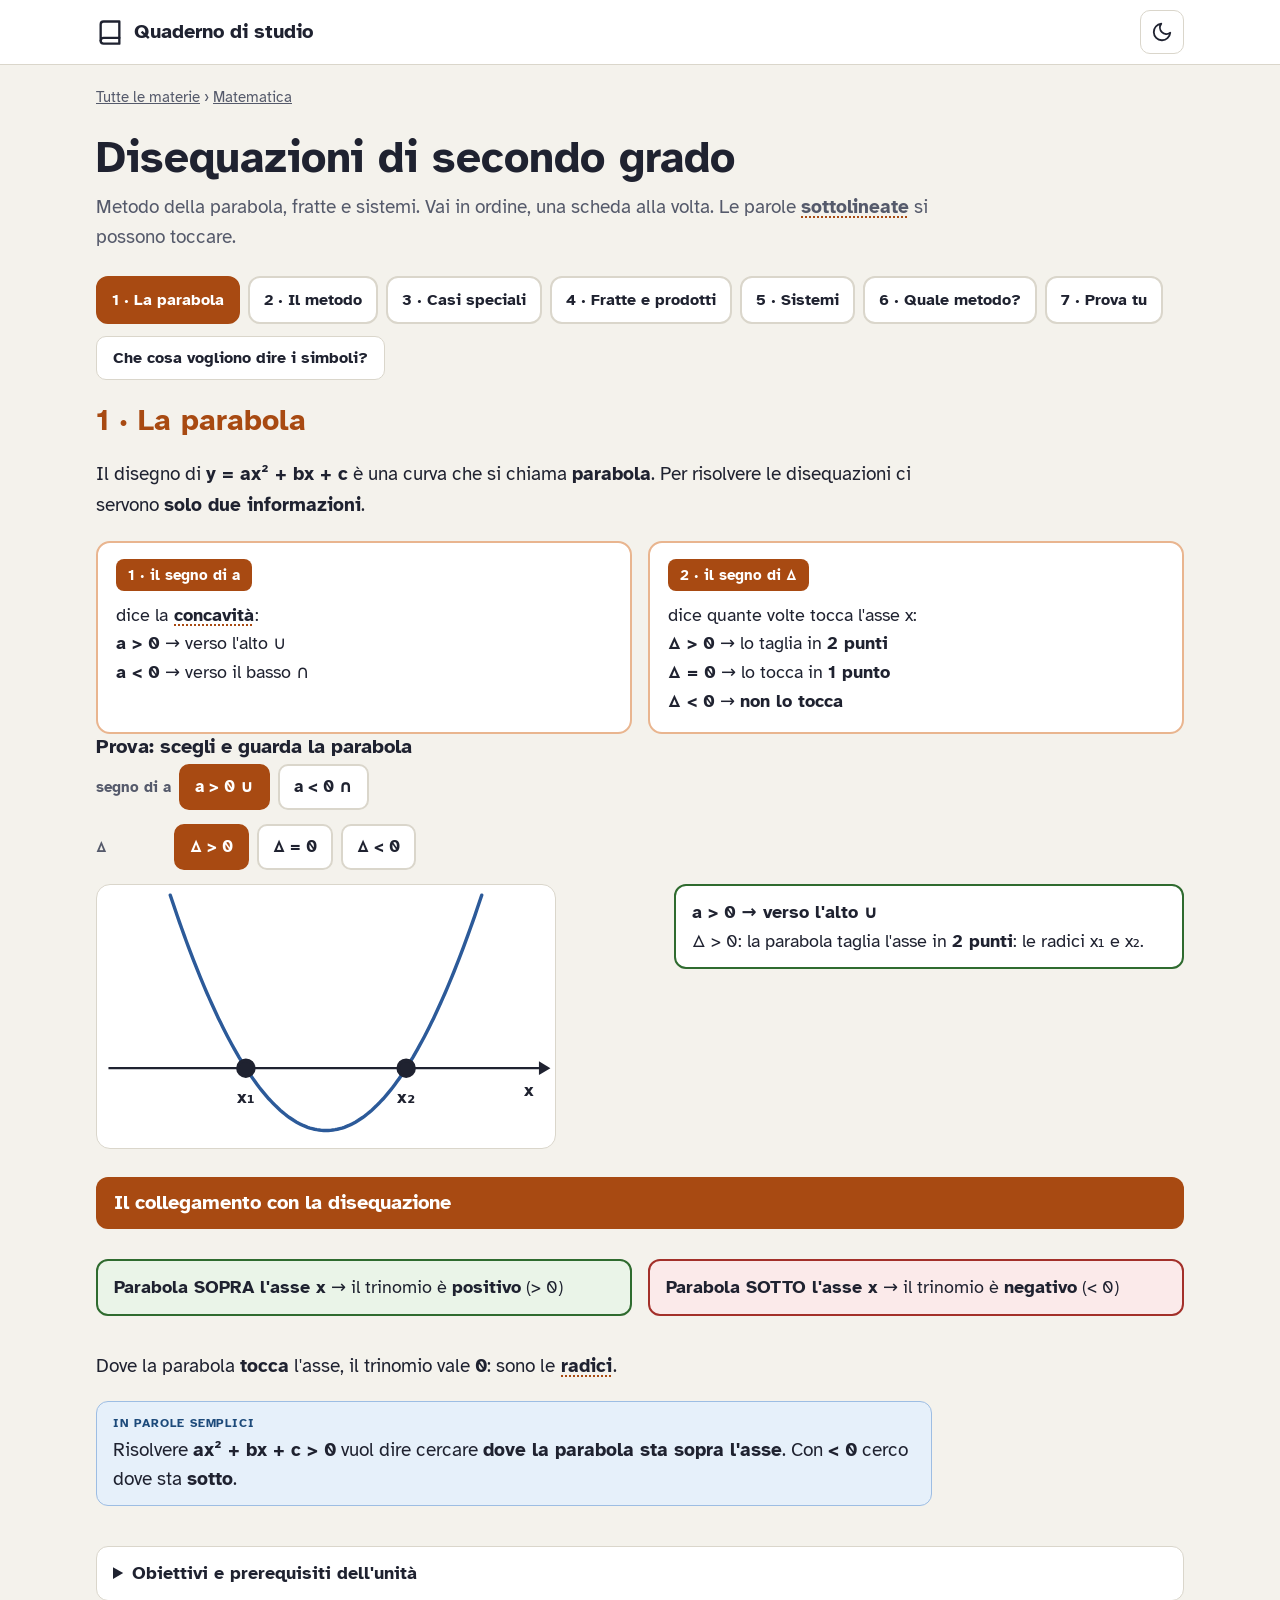
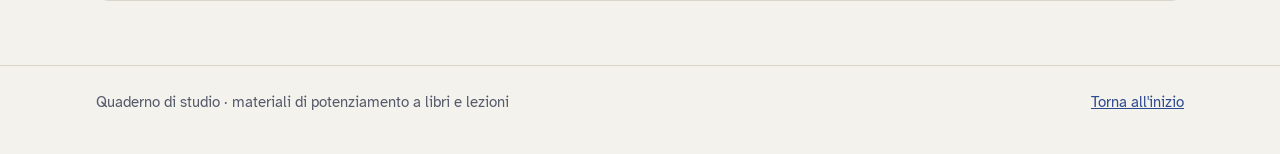
<file: Matematica - Disequazioni di secondo grado.html>
<!doctype html>
<html lang="it">
<head>
<meta charset="utf-8">
<meta name="viewport" content="width=device-width, initial-scale=1">
<title>Disequazioni di secondo grado</title>
<meta name="robots" content="noindex">
<link rel="stylesheet" href="stile.css?v=20261014">
<script src="materiali.js?v=20261014"></script>
<script src="comune.js?v=20261014"></script>
<style>
  :root{--ar:#A84A12;--ar-chiaro:#FDF1E8;--ar-bordo:#E9B58F;
        --v:#2F6B2F;--v-chiaro:#EAF4E8;--b:#2C5A99;--b-chiaro:#E8F0FA;--r:#A3302A;--r-chiaro:#FBEAEA;--asse:#1F2230;--curva:#2C5A99}
  @media (prefers-color-scheme:dark){:root:not([data-theme="light"]){--ar:#F0A36E;--ar-chiaro:#2E2219;--ar-bordo:#6B4527;
        --v:#8FCB86;--v-chiaro:#1C2A1B;--b:#93B8EE;--b-chiaro:#1A2433;--r:#EE9A94;--r-chiaro:#331C1B;--asse:#ECEAE4;--curva:#93B8EE}}
  :root[data-theme="dark"]{--ar:#F0A36E;--ar-chiaro:#2E2219;--ar-bordo:#6B4527;
        --v:#8FCB86;--v-chiaro:#1C2A1B;--b:#93B8EE;--b-chiaro:#1A2433;--r:#EE9A94;--r-chiaro:#331C1B;--asse:#ECEAE4;--curva:#93B8EE}

  .schede{display:flex;flex-wrap:wrap;gap:8px;margin:8px 0 12px}
  .scheda{min-height:48px;padding:8px 14px;border-radius:12px;border:2px solid var(--bordo);background:var(--carta);color:var(--inchiostro);font:inherit;font-size:16px;font-weight:700;cursor:pointer}
  .scheda[aria-selected="true"]{background:var(--ar);border-color:var(--ar);color:var(--carta)}
  .pannello[hidden]{display:none}
  .barra-simboli{display:flex;gap:10px;flex-wrap:wrap;align-items:center;margin:0 0 22px}
  #simboli{background:var(--carta);border:2px solid var(--b);border-radius:14px;padding:12px 16px;margin:-10px 0 22px}
  #simboli[hidden]{display:none}
  #simboli dl{display:grid;grid-template-columns:auto 1fr;gap:6px 14px;margin:0;font-size:17px}
  #simboli dt{font-weight:700;font-size:20px;text-align:center;min-width:56px;color:var(--b)}
  #simboli dd{margin:0}
  @media (min-width:760px){#simboli dl{grid-template-columns:auto 1fr auto 1fr}}

  h2.tit{font-size:clamp(24px,4vw,30px);margin:0 0 6px;color:var(--ar)}
  .intro{max-width:44em;font-size:19px;line-height:1.65}
  .blocco{background:var(--carta);border:2px solid var(--ar-bordo);border-radius:14px;padding:16px 18px;margin:0 0 18px}
  .etic{display:inline-block;background:var(--ar);color:var(--carta);font-weight:700;font-size:15px;padding:4px 12px;border-radius:8px;margin:0 0 10px}
  .fascia{background:var(--ar);color:var(--carta);border-radius:12px;padding:10px 18px;font-weight:700;font-size:20px;margin:28px 0 14px}
  .due{display:grid;grid-template-columns:repeat(2,minmax(0,1fr));gap:16px}
  .tre{display:grid;grid-template-columns:repeat(3,minmax(0,1fr));gap:12px}
  @media (max-width:760px){.due,.tre{grid-template-columns:1fr}}
  .due .blocco,.tre .blocco{margin:0}
  .semplice{background:var(--semplice);border:1px solid var(--semplice-bordo);border-radius:12px;padding:12px 16px;margin:18px 0;font-size:19px;line-height:1.5;max-width:44em}
  .semplice .tag{display:flex;align-items:center;gap:6px;font-size:12px;font-weight:700;letter-spacing:.08em;color:var(--semplice-testo);margin-bottom:4px}
  .attenzione{border:2px solid var(--r);background:var(--r-chiaro);border-radius:12px;padding:12px 16px;margin:16px 0;max-width:44em;font-size:18px}
  .attenzione b.t{color:var(--r)}
  .regola{border:2px solid var(--v);background:var(--v-chiaro);border-radius:12px;padding:12px 16px;margin:16px 0;max-width:44em;font-size:18px}
  .fr{display:inline-flex;flex-direction:column;align-items:center;vertical-align:middle;line-height:1.15;margin:0 2px;font-size:.9em}
  .fr>span:first-child{border-bottom:2px solid currentColor;padding:0 3px}
  .fr>span:last-child{padding:0 3px}
  .dis{font-weight:700;font-size:22px;white-space:nowrap}
  .graffa{display:inline-flex;align-items:center;gap:6px;vertical-align:middle}
  .graffa .gr{font-size:2.6em;font-weight:300;line-height:1}
  .graffa .righe{display:flex;flex-direction:column;gap:4px}

  /* glossario */
  button.g{font:inherit;color:inherit;background:none;border:0;padding:0 1px;cursor:pointer;font-weight:700;text-decoration:underline dotted var(--ar) 2px;text-underline-offset:4px}
  #glossa{position:fixed;left:50%;bottom:16px;transform:translateX(-50%);width:min(560px,calc(100% - 32px));background:var(--carta);border:2px solid var(--ar);border-radius:16px;padding:16px 18px 14px;box-shadow:0 10px 40px rgba(0,0,0,.25);z-index:20}
  #glossa[hidden]{display:none}
  #glossa h3{margin:0 0 4px;color:var(--ar);font-size:22px;padding-right:44px}
  #glossa p{margin:0;font-size:18px;line-height:1.55}
  #glossa .chiudi{position:absolute;top:8px;right:8px;width:44px;height:44px;border-radius:10px;border:1px solid var(--bordo);background:var(--carta);color:var(--inchiostro);cursor:pointer;font-size:22px}

  /* scelte */
  .scelte{display:flex;flex-wrap:wrap;gap:8px;margin:4px 0 14px}
  .scelte button{min-height:46px;padding:6px 14px;border-radius:10px;border:2px solid var(--bordo);background:var(--carta);color:var(--inchiostro);font:inherit;font-weight:700;font-size:17px;cursor:pointer}
  .scelte button[aria-pressed="true"]{border-color:var(--ar);background:var(--ar);color:var(--carta)}
  .scelte .lab{align-self:center;font-weight:700;color:var(--tenue);font-size:15px;min-width:70px}

  /* grafico */
  .grafico-box{display:grid;grid-template-columns:minmax(0,1.1fr) minmax(0,1fr);gap:16px;align-items:start}
  @media (max-width:760px){.grafico-box{grid-template-columns:1fr}}
  svg.par{width:100%;max-width:460px;height:auto;background:var(--carta);border:1px solid var(--bordo);border-radius:14px;display:block}
  svg.par text{font:700 16px "Atkinson",system-ui,sans-serif;fill:var(--inchiostro)}
  .risposta{border-radius:12px;padding:12px 16px;background:var(--carta);border:2px solid var(--v);font-size:18px}
  .risposta .big{display:block;font-size:24px;font-weight:700;color:var(--v);margin:4px 0}
  .risposta.vuota{border-color:var(--r)} .risposta.vuota .big{color:var(--r)}

  /* procedura a spunte */
  .schema{list-style:none;margin:0 0 10px;padding:0;display:flex;flex-direction:column;gap:8px;max-width:44em}
  .schema li{display:flex;gap:12px;align-items:flex-start;background:var(--carta);border:2px solid var(--ar-bordo);border-radius:12px;padding:10px 14px;font-size:18px}
  .schema .num{flex:none;width:36px;height:36px;border-radius:10px;background:var(--ar);color:var(--carta);display:grid;place-items:center;font-weight:700;font-size:19px}
  .schema .t{font-weight:700;color:var(--ar)}

  /* esempi a passi */
  .esempio{background:var(--carta);border:2px solid var(--ar-bordo);border-radius:14px;padding:16px 18px;margin:0 0 18px}
  .esempio .testa-es{display:flex;flex-wrap:wrap;gap:8px 14px;align-items:center;margin-bottom:10px}
  .esempio .testa-es .tipo{font-size:14px;font-weight:700;color:var(--tenue);text-transform:uppercase;letter-spacing:.05em}
  .passo{display:grid;grid-template-columns:auto minmax(0,1fr) minmax(0,auto);gap:10px 14px;align-items:center;padding:10px 0;border-top:1px dashed var(--bordo);font-size:19px}
  .passo .n{width:30px;height:30px;border-radius:50%;background:var(--ar);color:var(--carta);display:grid;place-items:center;font-weight:700;font-size:15px}
  .passo .nota{color:var(--tenue);font-size:15px;font-style:italic}
  @media (max-width:560px){.passo{grid-template-columns:auto 1fr}.passo .nota{grid-column:2}}
  .passo[hidden],.finale[hidden]{display:none}
  .finale{border-top:1px dashed var(--bordo);padding-top:12px;margin-top:4px}
  .soluz{display:inline-block;margin-top:10px;padding:8px 14px;border-radius:10px;background:var(--v-chiaro);border:2px solid var(--v);font-size:20px;font-weight:700}
  .soluz small{font-weight:400;color:var(--tenue);font-size:16px;margin-left:8px}
  .comandi{display:flex;flex-wrap:wrap;gap:8px;margin-top:12px}

  /* tabella dei segni */
  .tab-scroll{overflow-x:auto;max-width:100%}
  table.segni{border-collapse:collapse;margin:6px 0;font-size:18px;background:var(--carta)}
  .segni th,.segni td{border:1px solid var(--bordo);padding:6px 8px;text-align:center;min-width:44px}
  .segni th{background:var(--ar-chiaro);font-weight:700}
  .segni td.et{text-align:left;font-weight:700;white-space:nowrap}
  .segni td.p{background:var(--v-chiaro);color:var(--v);font-weight:700}
  .segni td.m{background:var(--r-chiaro);color:var(--r);font-weight:700}
  .segni td.pt{font-weight:700;min-width:30px;padding:6px 4px}
  .segni tr.ris td{border-top:3px solid var(--inchiostro)}
  .segni tr.sol td.si{background:var(--v);color:#fff;font-weight:700}
  .segni tr.sol td.no{background:transparent;color:var(--tenue)}

  /* biscioline */
  svg.bisc{width:100%;max-width:560px;height:auto;background:var(--carta);border:1px solid var(--bordo);border-radius:14px;display:block}
  svg.bisc text{font:700 16px "Atkinson",system-ui,sans-serif;fill:var(--inchiostro)}

  /* albero decisione */
  .albero{display:grid;gap:10px;max-width:44em}
  .nodo-a{display:flex;flex-wrap:wrap;align-items:center;gap:10px;background:var(--carta);border:2px solid var(--bordo);border-radius:12px;padding:10px 14px;font-size:19px}
  .nodo-a.attivo{border-color:var(--ar);box-shadow:0 0 0 3px var(--ar-chiaro)}
  .nodo-a.fatto{opacity:.75}
  .nodo-a .q{font-weight:700;flex:1;min-width:200px}
  .nodo-a button{min-width:70px;min-height:44px;border-radius:10px;border:2px solid var(--bordo);background:var(--fondo);color:var(--inchiostro);font:inherit;font-weight:700;cursor:pointer}
  .nodo-a button.scelto{background:var(--ar);color:var(--carta);border-color:var(--ar)}
  .nodo-a button:disabled{cursor:default}
  .metodo-card{border-radius:14px;padding:14px 16px;border:3px solid var(--v);background:var(--v-chiaro);font-size:18px}
  .metodo-card b.t{display:block;font-size:22px;color:var(--v)}
  .avviso{font-size:17px;border-radius:10px;padding:8px 12px;background:var(--r-chiaro);border:1px solid var(--r)}

  /* quiz */
  .domanda{background:var(--carta);border:1px solid var(--bordo);border-radius:12px;padding:14px 16px;margin:0 0 12px;max-width:44em}
  .domanda .q{margin:0 0 10px;font-size:19px}
  .opz{display:flex;gap:8px;flex-wrap:wrap}
  .opz button{min-height:48px;border-radius:10px;border:2px solid var(--bordo);background:var(--fondo);color:var(--inchiostro);font:inherit;font-weight:700;font-size:18px;cursor:pointer;padding:6px 14px}
  .opz button.giusta{background:var(--v-chiaro);border-color:var(--v)}
  .opz button.sbagliata{background:var(--r-chiaro);border-color:var(--r)}
  .spiega{margin-top:10px;font-size:17px;border-radius:8px;padding:8px 12px}
  .spiega.ok{background:var(--v-chiaro)} .spiega.no{background:var(--r-chiaro)}
  .come{margin-top:8px}
  .come summary{cursor:pointer;font-weight:700;color:var(--ar);min-height:32px}
  .come ol{margin:6px 0 0;padding-left:22px;font-size:17px}
  .punteggio{font-size:21px;font-weight:700;margin:14px 0}
  .controllo{list-style:none;margin:0;padding:0;display:grid;gap:8px;max-width:44em}
  .controllo label{display:flex;gap:12px;align-items:flex-start;background:var(--carta);border:2px solid var(--bordo);border-radius:12px;padding:10px 14px;font-size:18px;cursor:pointer}
  .controllo input{width:24px;height:24px;flex:none;accent-color:var(--v);margin-top:2px}
  .controllo label:has(input:checked){border-color:var(--v);background:var(--v-chiaro)}

  /* risolutore */
  form.prova{display:flex;flex-wrap:wrap;gap:12px;align-items:end;margin:6px 0 10px}
  form.prova label{display:flex;flex-direction:column;font-weight:700;font-size:16px;gap:4px}
  form.prova input{width:90px;min-height:48px;font:inherit;font-size:20px;border-radius:10px;border:2px solid var(--bordo);background:var(--carta);color:var(--inchiostro);padding:4px 10px}
  .anteprima{font-size:24px;font-weight:700;margin:6px 0 12px}
  .esito .passo{grid-template-columns:auto minmax(0,1fr)}
</style>
</head>
<body>
<header id="testata"></header>
<main class="contenitore">
  <p class="briciole"><a href="index.html">Tutte le materie</a> › <a href="materia.html?m=matematica">Matematica</a></p>
  <h1>Disequazioni di secondo grado</h1>
  <p class="sottotitolo">Metodo della parabola, fratte e sistemi. Vai in ordine, una scheda alla volta. Le parole <b style="text-decoration:underline dotted var(--ar) 2px;text-underline-offset:4px">sottolineate</b> si possono toccare.</p>

  <div class="schede" role="tablist" aria-label="Argomenti">
    <button class="scheda" role="tab" aria-selected="true" data-p="1">1 · La parabola</button>
    <button class="scheda" role="tab" aria-selected="false" data-p="2">2 · Il metodo</button>
    <button class="scheda" role="tab" aria-selected="false" data-p="3">3 · Casi speciali</button>
    <button class="scheda" role="tab" aria-selected="false" data-p="4">4 · Fratte e prodotti</button>
    <button class="scheda" role="tab" aria-selected="false" data-p="5">5 · Sistemi</button>
    <button class="scheda" role="tab" aria-selected="false" data-p="6">6 · Quale metodo?</button>
    <button class="scheda" role="tab" aria-selected="false" data-p="7">7 · Prova tu</button>
  </div>
  <div class="barra-simboli"><button class="pulsante" type="button" id="apri-simboli" aria-expanded="false">Che cosa vogliono dire i simboli?</button></div>
  <div id="simboli" hidden>
    <dl>
      <dt>&gt;</dt><dd>maggiore di</dd>
      <dt>&lt;</dt><dd>minore di</dd>
      <dt>≥</dt><dd>maggiore <b>o uguale</b></dd>
      <dt>≤</dt><dd>minore <b>o uguale</b></dd>
      <dt>∨</dt><dd><b>oppure</b> (vanno bene tutte e due le parti)</dd>
      <dt>≠</dt><dd>diverso da</dd>
      <dt>∀x ∈ ℝ</dt><dd><b>tutti i numeri</b> vanno bene</dd>
      <dt>∅</dt><dd><b>nessuna</b> soluzione (impossibile)</dd>
      <dt>∄</dt><dd>non esiste (la frazione non si può calcolare)</dd>
      <dt>Δ</dt><dd>delta, il <b>discriminante</b>: Δ = b² − 4ac</dd>
      <dt>( )</dt><dd>parentesi tonda: il numero è <b>escluso</b></dd>
      <dt>[ ]</dt><dd>parentesi quadra: il numero è <b>incluso</b></dd>
      <dt>∞</dt><dd>infinito</dd>
      <dt>C.E.</dt><dd>condizioni di esistenza</dd>
    </dl>
  </div>

  <!-- ================= 1 · LA PARABOLA ================= -->
  <section class="pannello" id="p1" role="tabpanel">
    <h2 class="tit">1 · La parabola</h2>
    <p class="intro">Il disegno di <b>y = ax² + bx + c</b> è una curva che si chiama <b>parabola</b>. Per risolvere le disequazioni ci servono <b>solo due informazioni</b>.</p>
    <div class="due">
      <div class="blocco"><span class="etic">1 · il segno di a</span><p style="margin:0;font-size:18px">dice la <button class="g" data-g="concavita">concavità</button>:<br><b>a &gt; 0</b> → verso l'alto ∪<br><b>a &lt; 0</b> → verso il basso ∩</p></div>
      <div class="blocco"><span class="etic">2 · il segno di Δ</span><p style="margin:0;font-size:18px">dice quante volte tocca l'asse x:<br><b>Δ &gt; 0</b> → lo taglia in <b>2 punti</b><br><b>Δ = 0</b> → lo tocca in <b>1 punto</b><br><b>Δ &lt; 0</b> → <b>non lo tocca</b></p></div>
    </div>
    <h3>Prova: scegli e guarda la parabola</h3>
    <div class="scelte" id="es1-a"><span class="lab">segno di a</span><button type="button" aria-pressed="true" data-v="1">a &gt; 0 ∪</button><button type="button" aria-pressed="false" data-v="-1">a &lt; 0 ∩</button></div>
    <div class="scelte" id="es1-d"><span class="lab">Δ</span><button type="button" aria-pressed="true" data-v="2">Δ &gt; 0</button><button type="button" aria-pressed="false" data-v="1">Δ = 0</button><button type="button" aria-pressed="false" data-v="0">Δ &lt; 0</button></div>
    <div class="grafico-box">
      <svg class="par" id="g1" viewBox="0 0 400 230" role="img" aria-label="Parabola"></svg>
      <div class="risposta" id="r1"></div>
    </div>
    <div class="fascia">Il collegamento con la disequazione</div>
    <div class="due">
      <div class="regola"><b>Parabola SOPRA l'asse x</b> → il trinomio è <b>positivo</b> (&gt; 0)</div>
      <div class="attenzione" style="margin:16px 0"><b>Parabola SOTTO l'asse x</b> → il trinomio è <b>negativo</b> (&lt; 0)</div>
    </div>
    <p class="intro">Dove la parabola <b>tocca</b> l'asse, il trinomio vale <b>0</b>: sono le <button class="g" data-g="radici">radici</button>.</p>
    <div class="semplice"><span class="tag">IN PAROLE SEMPLICI</span>Risolvere <b>ax² + bx + c &gt; 0</b> vuol dire cercare <b>dove la parabola sta sopra l'asse</b>. Con <b>&lt; 0</b> cerco dove sta <b>sotto</b>.</div>
  </section>

  <!-- ================= 2 · IL METODO ================= -->
  <section class="pannello" id="p2" role="tabpanel" hidden>
    <h2 class="tit">2 · Il metodo della parabola</h2>
    <p class="intro">Si fa sempre in <b>5 passi</b>, sempre nello stesso ordine.</p>
    <ol class="schema">
      <li><span class="num">1</span><span><span class="t">Forma normale.</span> Porto tutto a sinistra: ax² + bx + c ▢ 0 (con 0 a destra).</span></li>
      <li><span class="num">2</span><span><span class="t">Se a &lt; 0:</span> moltiplico per −1, <b>cambio tutti i segni</b> e <b>cambio il verso</b>. Così la parabola è sempre ∪.</span></li>
      <li><span class="num">3</span><span><span class="t">Equazione associata.</span> Risolvo ax² + bx + c <b>= 0</b>: calcolo Δ e le radici.</span></li>
      <li><span class="num">4</span><span><span class="t">Disegno</span> una parabola ∪ che passa per le radici. Non serve altro.</span></li>
      <li><span class="num">5</span><span><span class="t">Leggo la soluzione.</span> &gt; 0 → dove è <b>sopra</b>; &lt; 0 → dove è <b>sotto</b>. Con ≥ e ≤ le radici sono <b>incluse</b>.</span></li>
    </ol>
    <div class="attenzione"><b class="t">Il verso serve solo alla fine!</b> Per trovare le radici uso sempre l'equazione (= 0). Il simbolo &gt; &lt; ≥ ≤ serve solo al passo 5.</div>

    <div class="fascia">Leggo la soluzione con Δ &gt; 0</div>
    <p class="intro">Scegli il verso e guarda quale parte di parabola si colora.</p>
    <div class="scelte" id="es2-v"><span class="lab">verso</span><button type="button" aria-pressed="true" data-v=">">&gt; 0</button><button type="button" aria-pressed="false" data-v=">=">≥ 0</button><button type="button" aria-pressed="false" data-v="<">&lt; 0</button><button type="button" aria-pressed="false" data-v="<=">≤ 0</button></div>
    <div class="grafico-box">
      <svg class="par" id="g2" viewBox="0 0 400 230" role="img" aria-label="Parabola con la soluzione colorata"></svg>
      <div class="risposta" id="r2"></div>
    </div>
    <div class="regola"><b>Trucco per ricordare</b> (con a &gt; 0 e Δ &gt; 0):<br>verso <b>&gt;</b> → valori <button class="g" data-g="esterni">esterni</button> alle radici &nbsp;·&nbsp; verso <b>&lt;</b> → valori <button class="g" data-g="interni">interni</button>.<br>Ma più della regola conta il <b>disegno</b>.</div>

    <div class="fascia">Esempi svolti, passo per passo</div>
    <p class="aiuto" style="color:var(--tenue)">Scegli un esempio e tocca «Passo successivo».</p>
    <div class="scelte" id="sc-es2"></div>
    <div id="box-es2"></div>
    <div class="semplice"><span class="tag">IN PAROLE SEMPLICI</span>Trovo le radici con l'equazione, disegno la parabola ∪ e guardo: <b>&gt;</b> sopra, <b>&lt;</b> sotto.</div>
  </section>

  <!-- ================= 3 · CASI SPECIALI ================= -->
  <section class="pannello" id="p3" role="tabpanel" hidden>
    <h2 class="tit">3 · Casi speciali: Δ = 0, Δ &lt; 0, a &lt; 0</h2>
    <div class="fascia">La tabella riassuntiva (con a &gt; 0)</div>
    <p class="intro">Tocca una casella: il disegno ti mostra perché.</p>
    <div class="tab-scroll"><table class="segni" id="tab-riass"></table></div>
    <div class="grafico-box" style="margin-top:12px">
      <svg class="par" id="g3" viewBox="0 0 400 230" role="img" aria-label="Disegno della casella scelta"></svg>
      <div class="risposta" id="r3"><b>Tocca una casella della tabella.</b></div>
    </div>
    <div class="due" style="margin-top:18px">
      <div class="blocco"><span class="etic">Δ = 0</span><p style="margin:0;font-size:18px">Il trinomio è un <b>quadrato</b>, per esempio x² − 6x + 9 = (x − 3)². Un quadrato <b>non è mai negativo</b>: vale 0 solo nella radice.</p></div>
      <div class="blocco"><span class="etic">Δ &lt; 0</span><p style="margin:0;font-size:18px">La parabola sta <b>sempre sopra</b> l'asse: il trinomio è <b>sempre positivo</b>.<br><b>Scorciatoia:</b> x² + 9 &gt; 0 è sempre vera, x² + 9 &lt; 0 è impossibile.</p></div>
    </div>
    <div class="fascia">Il caso a &lt; 0: prima cambio segno</div>
    <div class="regola" style="font-size:20px">Moltiplico tutto per <b>−1</b>:<br>① cambio <b>tutti i segni</b> &nbsp; ② cambio il <b>verso</b>: &gt; diventa &lt;, ≥ diventa ≤.<br>Così la parabola torna ∪ e uso le stesse regole.</div>
    <div class="fascia">Esempi svolti</div>
    <div class="scelte" id="sc-es3"></div>
    <div id="box-es3"></div>
    <div class="semplice"><span class="tag">IN PAROLE SEMPLICI</span>Se Δ = 0 o Δ &lt; 0 <b>non invento radici</b>: guardo la tabella. Se a è negativo, cambio i segni e il verso, poi faccio come sempre.</div>
  </section>

  <!-- ================= 4 · FRATTE E PRODOTTI ================= -->
  <section class="pannello" id="p4" role="tabpanel" hidden>
    <h2 class="tit">4 · Fratte e prodotti: la tabella dei segni</h2>
    <p class="intro">È la stessa <button class="g" data-g="tabella">tabella dei segni</button> delle disequazioni di primo grado. La novità: una riga può essere di <b>secondo grado</b>. Il suo segno lo leggo con la <b>parabola</b>.</p>
    <ol class="schema">
      <li><span class="num">1</span><span><span class="t">Forma normale</span> <span class="fr"><span>N</span><span>D</span></span> ▢ 0. <b>Non</b> moltiplico per il denominatore!</span></li>
      <li><span class="num">2</span><span><span class="t">C.E.:</span> D ≠ 0 (il denominatore non può essere zero).</span></li>
      <li><span class="num">3</span><span><span class="t">Studio N &gt; 0 e D &gt; 0.</span> Primo grado: come sempre. Secondo grado: con la parabola.</span></li>
      <li><span class="num">4</span><span><span class="t">Tabella dei segni:</span> una riga per N, una per D, poi il segno del risultato.</span></li>
      <li><span class="num">5</span><span><span class="t">Scelgo le colonne</span> con il segno giusto. Gli zeri del denominatore sono <b>sempre esclusi</b> (∄).</span></li>
    </ol>
    <div class="attenzione"><b class="t">Mai moltiplicare per il denominatore!</b> Non so se è positivo o negativo, quindi non so se il verso cambia.</div>
    <div class="regola"><b>Regola dei segni:</b> + per + = + &nbsp;·&nbsp; − per − = + &nbsp;·&nbsp; + per − = −</div>
    <div class="fascia">Esempi svolti: la tabella si costruisce una riga alla volta</div>
    <div class="scelte" id="sc-es4"></div>
    <div id="box-es4"></div>
    <div class="semplice"><span class="tag">IN PAROLE SEMPLICI</span>Studio ogni pezzo da solo, metto i segni nella tabella e li moltiplico. I numeri che azzerano il denominatore <b>non vanno mai</b>.</div>
  </section>

  <!-- ================= 5 · SISTEMI ================= -->
  <section class="pannello" id="p5" role="tabpanel" hidden>
    <h2 class="tit">5 · Sistemi: parabola + biscioline</h2>
    <p class="intro">Un <b>sistema</b> si riconosce dalla <b>parentesi graffa {</b>. Le disequazioni devono essere vere <b>tutte insieme</b>.</p>
    <ol class="schema">
      <li><span class="num">1</span><span><span class="t">Risolvo ogni disequazione</span> con il suo metodo: primo grado, parabola o tabella dei segni.</span></li>
      <li><span class="num">2</span><span><span class="t">Disegno una</span> <button class="g" data-g="biscioline">bisciolina</button> per ogni disequazione, una sotto l'altra.</span></li>
      <li><span class="num">3</span><span><span class="t">Soluzione</span> = dove ci sono <b>tutte</b> le biscioline insieme.</span></li>
    </ol>
    <div class="attenzione"><b class="t">Attenzione:</b> se una disequazione è <b>impossibile</b>, tutto il sistema è impossibile.<br>Se una è <b>sempre vera</b> (∀x ∈ ℝ), non toglie nessun valore.</div>
    <div class="fascia">Esempi svolti</div>
    <div class="scelte" id="sc-es5"></div>
    <div id="box-es5"></div>
    <div class="semplice"><span class="tag">IN PAROLE SEMPLICI</span>Risolvo una disequazione alla volta. Poi cerco la zona dove <b>tutte</b> le soluzioni sono vere insieme.</div>
  </section>

  <!-- ================= 6 · QUALE METODO ================= -->
  <section class="pannello" id="p6" role="tabpanel" hidden>
    <h2 class="tit">6 · Quale metodo uso?</h2>
    <p class="intro">Prima di cominciare, faccio <b>3 domande</b>, in quest'ordine. Scegli una disequazione e rispondi.</p>
    <div class="scelte" id="sc-albero"></div>
    <div class="anteprima" id="albero-dis"></div>
    <div class="albero" id="albero"></div>
    <div class="fascia">Tabella per decidere</div>
    <div class="tab-scroll"><table class="segni" style="font-size:17px">
      <tr><th>Ho davanti…</th><th>Uso…</th></tr>
      <tr><td class="et">un solo trinomio ax² + bx + c ▢ 0</td><td style="text-align:left">metodo della <b>parabola</b></td></tr>
      <tr><td class="et">un prodotto di più fattori</td><td style="text-align:left"><b>tabella dei segni</b> (righe di 2° grado con la parabola)</td></tr>
      <tr><td class="et">una frazione N/D</td><td style="text-align:left"><b>tabella dei segni</b> con C.E.; zeri di D esclusi</td></tr>
      <tr><td class="et">un sistema (graffa {)</td><td style="text-align:left">ognuna col suo metodo, poi <b>biscioline</b></td></tr>
    </table></div>
    <div class="regola"><b>Lo sapevi?</b> x² − 5x + 6 &gt; 0 si può fare anche scomponendo: (x − 2)(x − 3) &gt; 0 con la tabella dei segni. Il risultato è lo stesso! Ma con un trinomio la parabola è più veloce, e funziona anche quando non si scompone (Δ &lt; 0).</div>
    <div class="fascia">Prima di consegnare: controlla!</div>
    <p class="aiuto" style="color:var(--tenue)">Spunta ogni punto mentre ricontrolli il compito.</p>
    <ul class="controllo" id="controllo"></ul>
  </section>

  <!-- ================= 7 · PROVA TU ================= -->
  <section class="pannello" id="p7" role="tabpanel" hidden>
    <h2 class="tit">7 · Prova tu</h2>
    <div class="fascia">Il risolutore: scrivi a, b, c e guarda tutti i passaggi</div>
    <form class="prova" id="prova" onsubmit="return false">
      <label>a <input id="ca" inputmode="decimal" value="1"></label>
      <label>b <input id="cb" inputmode="decimal" value="-5"></label>
      <label>c <input id="cc" inputmode="decimal" value="6"></label>
    </form>
    <div class="scelte" id="pv"><span class="lab">verso</span><button type="button" aria-pressed="false" data-v=">">&gt; 0</button><button type="button" aria-pressed="false" data-v=">=">≥ 0</button><button type="button" aria-pressed="true" data-v="<">&lt; 0</button><button type="button" aria-pressed="false" data-v="<=">≤ 0</button></div>
    <div class="anteprima" id="anteprima"></div>
    <div class="esito" id="esito" aria-live="polite"></div>

    <div class="fascia">Mettiti alla prova: scegli la soluzione giusta</div>
    <p class="aiuto" style="color:var(--tenue)">Prima prova da solo sul quaderno. Se ti blocchi, apri «Come si fa».</p>
    <div id="quiz"></div>
    <div class="punteggio" id="punteggio" aria-live="polite"></div>
  </section>

  <details class="originale" style="margin-top:40px;background:var(--carta);border:1px solid var(--bordo);border-radius:12px;padding:12px 16px">
    <summary style="cursor:pointer;font-weight:700">Obiettivi e prerequisiti dell'unità</summary>
    <p><b>Conoscenze:</b> la funzione y = ax² + bx + c e la sua rappresentazione grafica; disequazioni di secondo grado; sistemi di disequazioni contenenti disequazioni di secondo grado.</p>
    <p><b>Abilità:</b> risolvere disequazioni di secondo grado con il metodo della parabola; risolvere disequazioni fratte e sistemi di disequazioni.</p>
    <p><b>Prerequisiti:</b> equazioni di secondo grado e discriminante Δ = b² − 4ac; scomposizione del trinomio di secondo grado; disequazioni di primo grado, tabella dei segni e metodo delle biscioline.</p>
    <p><b>Libro di testo:</b> Matematica a colori – Edizione blu, vol. 2, Unità 6 «Disequazioni di secondo grado e di grado superiore».</p>
  </details>
</main>
<footer id="piede"></footer>

<div id="glossa" role="dialog" aria-modal="false" aria-labelledby="glossa-titolo" hidden>
  <button class="chiudi" type="button" aria-label="Chiudi">×</button>
  <h3 id="glossa-titolo"></h3>
  <p id="glossa-testo"></p>
</div>

<script>
/* ===================== UTILITÀ ===================== */
var M = "−";
function fr(n, d) { return '<span class="fr"><span>' + n + "</span><span>" + d + "</span></span>"; }
function meno(s) { return String(s).replace(/-/g, M); }
var VERSO = { ">": "&gt;", ">=": "≥", "<": "&lt;", "<=": "≤" };
var OPPOSTO = { ">": "<", ">=": "<=", "<": ">", "<=": ">=" };
var NS = "http://www.w3.org/2000/svg";
function el(tag, a, p) { var e = document.createElementNS(NS, tag); for (var k in a) e.setAttribute(k, a[k]); if (p) p.appendChild(e); return e; }
function premi(box, btn) { box.querySelectorAll("button").forEach(function (b) { b.setAttribute("aria-pressed", b === btn ? "true" : "false"); }); }

/* soluzione dalla tabella riassuntiva (a > 0). r = [x1, x2] oppure [x0] (html) */
function soluzione(caso, v, r) {
  var x1 = r[0], x2 = r[1];
  if (caso === 2) return {
    ">": ["x &lt; " + x1 + " ∨ x &gt; " + x2, "(" + M + "∞, " + x1 + ") ∪ (" + x2 + ", +∞)", "valori esterni, radici escluse"],
    ">=": ["x ≤ " + x1 + " ∨ x ≥ " + x2, "(" + M + "∞, " + x1 + "] ∪ [" + x2 + ", +∞)", "valori esterni, radici incluse"],
    "<": [x1 + " &lt; x &lt; " + x2, "(" + x1 + ", " + x2 + ")", "valori interni, radici escluse"],
    "<=": [x1 + " ≤ x ≤ " + x2, "[" + x1 + ", " + x2 + "]", "valori interni, radici incluse"] }[v];
  if (caso === 1) return {
    ">": ["∀x ≠ " + x1, "tutti i numeri tranne " + x1, "la parabola è sopra l'asse dappertutto, tranne dove lo tocca"],
    ">=": ["∀x ∈ ℝ", "tutti i numeri", "la parabola è sopra l'asse o lo tocca: va sempre bene"],
    "<": ["impossibile", "S = ∅", "la parabola non va mai sotto l'asse"],
    "<=": ["x = " + x1, "solo il numero " + x1, "vale solo dove la parabola tocca l'asse"] }[v];
  return {
    ">": ["∀x ∈ ℝ", "tutti i numeri", "la parabola è sempre sopra l'asse"],
    ">=": ["∀x ∈ ℝ", "tutti i numeri", "la parabola è sempre sopra l'asse"],
    "<": ["impossibile", "S = ∅", "la parabola non va mai sotto l'asse"],
    "<=": ["impossibile", "S = ∅", "la parabola non va mai sotto l'asse né lo tocca"] }[v];
}

/* ===================== DISEGNO DELLA PARABOLA ===================== */
/* o = {a:1|-1, caso:2|1|0, et:["2","3"], verso:null|">"|...} */
function disegnaParabola(svg, o) {
  svg.innerHTML = "";
  var W = 400, H = 230, a = o.a || 1;
  var asse = a > 0 ? 160 : 70;
  var X1 = 130, X2 = 270, X0 = 200, k = 1 / 90;
  function f(x) {
    if (o.caso === 2) return k * (x - X1) * (x - X2);
    if (o.caso === 1) return k * 0.9 * (x - X0) * (x - X0);
    return k * 0.9 * (x - X0) * (x - X0) + 40;
  }
  function yv(x) { return asse - a * f(x); }
  var colori = { si: "var(--v)", curva: "var(--curva)" };
  // asse
  el("line", { x1: 10, y1: asse, x2: W - 14, y2: asse, stroke: "var(--asse)", "stroke-width": 2 }, svg);
  el("path", { d: "M" + (W - 14) + " " + (asse - 6) + " L" + (W - 4) + " " + asse + " L" + (W - 14) + " " + (asse + 6) + "z", fill: "var(--asse)" }, svg);
  el("text", { x: W - 18, y: asse + (a > 0 ? 24 : -12), "text-anchor": "end", "font-style": "italic" }, svg).textContent = "x";
  // condizione
  function vale(x) {
    if (!o.verso) return false;
    var s = a * f(x), eps = 0.6;
    if (o.verso === ">") return s > eps;
    if (o.verso === ">=") return s > -eps;
    if (o.verso === "<") return s < -eps;
    return s < eps;
  }
  // curva a pezzi
  var pts = [];
  for (var x = 4; x <= W - 4; x += 2) { var y = yv(x); if (y >= 6 && y <= H - 6) pts.push([x, y, vale(x)]); }
  var pezzi = [], cur = null;
  pts.forEach(function (p, i) {
    if (!cur || cur.on !== p[2]) { var prec = cur ? cur.pts[cur.pts.length - 1] : null; cur = { on: p[2], pts: prec ? [prec] : [] }; pezzi.push(cur); }
    cur.pts.push(p);
  });
  pezzi.forEach(function (p) {
    if (p.pts.length < 2) return;
    el("path", { d: "M" + p.pts.map(function (q) { return q[0] + " " + q[1].toFixed(1); }).join(" L"), fill: "none", stroke: p.on ? colori.si : colori.curva, "stroke-width": p.on ? 6 : 3, "stroke-linecap": "round" }, svg);
  });
  // tratti sull'asse
  if (o.verso) {
    var inizio = null;
    for (var x2 = 10; x2 <= W - 14; x2 += 1) {
      var v = vale(x2);
      if (v && inizio === null) inizio = x2;
      if ((!v || x2 >= W - 15) && inizio !== null) {
        var fine = v ? x2 : x2 - 1;
        if (fine - inizio > 20) el("line", { x1: inizio, y1: asse, x2: fine, y2: asse, stroke: colori.si, "stroke-width": 8, "stroke-linecap": "round", opacity: .85 }, svg);
        inizio = null;
      }
    }
  }
  // radici
  var radici = o.caso === 2 ? [X1, X2] : o.caso === 1 ? [X0] : [];
  radici.forEach(function (rx, i) {
    var incl = o.verso && /=/.test(o.verso), usata = o.verso && (incl || o.caso === 2 || o.verso === ">");
    var piena = o.verso ? incl : true;
    var nel = o.verso && vale(rx);
    el("circle", { cx: rx, cy: asse, r: 7, fill: piena ? (nel ? colori.si : "var(--asse)") : "var(--carta)", stroke: (o.verso && (o.caso === 2 || nel || o.verso === ">")) ? colori.si : "var(--asse)", "stroke-width": 3 }, svg);
    var et = o.et ? o.et[i] : (o.caso === 2 ? ["x₁", "x₂"][i] : "x₀");
    el("text", { x: rx, y: asse + (a > 0 ? 30 : -16), "text-anchor": "middle" }, svg).textContent = meno(et);
  });
  if (o.verso && o.caso !== 2 && !radici.some(function (r) { return vale(r); }) && !vale(10) && !vale(W / 2)) {
    el("text", { x: W / 2, y: 30, "text-anchor": "middle", fill: "var(--r)", style: "fill:var(--r)" }, svg).textContent = "∅ nessuna soluzione";
  }
}

/* ===================== TABELLA DEI SEGNI ===================== */
/* o = {pts:["−2","2","3"], righe:[{lab, s:"+-++", z:{0:"0",1:"0"}, den:true}], verso:"<"} */
function tabellaSegni(o, quante) {
  var n = o.pts.length, nr = quante === undefined ? o.righe.length + 2 : quante;
  var h = '<div class="tab-scroll"><table class="segni"><tr><th>valori di x</th>';
  for (var i = 0; i <= n; i++) { h += "<th></th>"; if (i < n) h += '<th class="pt">' + o.pts[i] + "</th>"; }
  h += "</tr>";
  o.righe.forEach(function (r, ri) {
    if (ri >= nr) return;
    h += '<tr><td class="et">' + r.lab + "</td>";
    for (var i = 0; i <= n; i++) {
      h += '<td class="' + (r.s[i] === "+" ? "p" : "m") + '">' + (r.s[i] === "+" ? "+" : M) + "</td>";
      if (i < n) h += '<td class="pt">' + (r.z && r.z[i] ? (r.den ? "0" : "0") : "") + "</td>";
    }
    h += "</tr>";
  });
  if (nr > o.righe.length) {
    h += '<tr class="ris"><td class="et">segno del risultato</td>';
    for (var i = 0; i <= n; i++) {
      var neg = o.righe.filter(function (r) { return r.s[i] === "-"; }).length % 2;
      h += '<td class="' + (neg ? "m" : "p") + '">' + (neg ? M : "+") + "</td>";
      if (i < n) {
        var esiste = !o.righe.some(function (r) { return r.den && r.z && r.z[i]; });
        var zero = o.righe.some(function (r) { return !r.den && r.z && r.z[i]; });
        h += '<td class="pt">' + (!esiste ? "∄" : zero ? "0" : "") + "</td>";
      }
    }
    h += "</tr>";
  }
  if (nr > o.righe.length + 1) {
    h += '<tr class="sol"><td class="et">soluzioni (' + VERSO[o.verso] + " 0)</td>";
    var vuole = /</.test(o.verso) ? "-" : "+", incl = /=/.test(o.verso);
    for (var i = 0; i <= n; i++) {
      var neg = o.righe.filter(function (r) { return r.s[i] === "-"; }).length % 2;
      var ok = (neg ? "-" : "+") === vuole;
      h += '<td class="' + (ok ? "si" : "no") + '">' + (ok ? "✓" : "") + "</td>";
      if (i < n) {
        var esiste = !o.righe.some(function (r) { return r.den && r.z && r.z[i]; });
        var zero = o.righe.some(function (r) { return !r.den && r.z && r.z[i]; });
        var okp = esiste && zero && incl;
        h += '<td class="pt ' + (okp ? "si" : "no") + '">' + (okp ? "●" : esiste ? (zero ? "○" : "") : "∄") + "</td>";
      }
    }
    h += "</tr>";
  }
  return h + "</table></div>";
}

/* ===================== BISCIOLINE ===================== */
/* o = {pts:[{v,l}], righe:[{lab, iv:[[lo,hi,li,hi_]]}], sol:[...]}  lo/hi: valori o null (infinito) */
function biscioline(o, quante) {
  var W = 560, pts = o.pts.slice().sort(function (a, b) { return a.v - b.v; });
  var nr = quante === undefined ? o.righe.length + 1 : quante;
  var H = 40 + 46 * (Math.min(nr, o.righe.length) + (nr > o.righe.length ? 1 : 0)) + 34;
  var X = {}, x0 = 150, x1 = W - 40;
  pts.forEach(function (p, i) { X[p.v] = pts.length === 1 ? (x0 + x1) / 2 : x0 + (x1 - x0) * (i + .5) / pts.length; });
  function px(v, lato) { return v === null ? (lato < 0 ? x0 - 30 : W - 12) : X[v]; }
  var s = '<svg class="bisc" viewBox="0 0 ' + W + " " + H + '" role="img" aria-label="Biscioline">';
  pts.forEach(function (p) { s += '<line x1="' + X[p.v] + '" y1="14" x2="' + X[p.v] + '" y2="' + (H - 34) + '" stroke="var(--tenue)" stroke-dasharray="4 5" stroke-width="1.5"/>'; });
  var righe = o.righe.slice(0, nr);
  if (nr > o.righe.length) righe.push({ lab: "soluzioni", iv: o.sol, sol: true });
  righe.forEach(function (r, i) {
    var y = 40 + i * 46;
    s += '<text x="8" y="' + (y + 5) + '" style="font-size:15px' + (r.sol ? ";fill:var(--v)" : "") + '">' + r.lab + "</text>";
    if (!r.iv.length) s += '<text x="' + ((x0 + x1) / 2) + '" y="' + (y + 5) + '" text-anchor="middle" style="fill:var(--r)">∅ nessuna</text>';
    r.iv.forEach(function (q) {
      var a = px(q[0], -1), b = px(q[1], 1), col = r.sol ? "var(--v)" : "var(--b)";
      s += '<path d="M' + a + " " + y + " C" + (a + 12) + " " + (y - 16) + " " + (b - 12) + " " + (y - 16) + " " + b + " " + y + '" fill="none" stroke="' + col + '" stroke-width="' + (r.sol ? 6 : 4) + '" stroke-linecap="round"/>';
      if (r.sol) s += '<line x1="' + a + '" y1="' + (y + 4) + '" x2="' + b + '" y2="' + (y + 4) + '" stroke="var(--v)" stroke-width="10" opacity=".25"/>';
      [[q[0], q[2], a], [q[1], q[3], b]].forEach(function (e) {
        if (e[0] === null) return;
        s += '<circle cx="' + e[2] + '" cy="' + y + '" r="6" fill="' + (e[1] ? col : "var(--carta)") + '" stroke="' + col + '" stroke-width="3"/>';
      });
      if (q[0] !== null && q[1] !== null && q[0] === q[1]) s += '<circle cx="' + a + '" cy="' + y + '" r="7" fill="' + col + '"/>';
    });
  });
  var ya = H - 22;
  s += '<line x1="' + (x0 - 40) + '" y1="' + ya + '" x2="' + (W - 14) + '" y2="' + ya + '" stroke="var(--asse)" stroke-width="2"/><path d="M' + (W - 14) + " " + (ya - 5) + " L" + (W - 4) + " " + ya + " L" + (W - 14) + " " + (ya + 5) + 'z" fill="var(--asse)"/>';
  pts.forEach(function (p) { s += '<text x="' + X[p.v] + '" y="' + (ya + 19) + '" text-anchor="middle" style="font-size:15px">' + meno(p.l) + "</text>"; });
  return s + "</svg>";
}

/* ===================== ESEMPI A PASSI ===================== */
function svgPar(o) { var s = document.createElementNS(NS, "svg"); s.setAttribute("class", "par"); s.setAttribute("viewBox", "0 0 400 230"); disegnaParabola(s, o); return s.outerHTML; }
function esempio(box, e) {
  var h = '<div class="esempio"><div class="testa-es"><span class="tipo">' + e.tipo + '</span><span class="dis">' + e.dis + "</span></div>";
  e.passi.forEach(function (p, i) { h += '<div class="passo" data-i="' + i + '"' + (i ? " hidden" : "") + '><span class="n">' + (i + 1) + "</span><span>" + p[0] + '</span><span class="nota">' + (p[1] || "") + "</span></div>"; });
  h += '<div class="finale" hidden><div class="disegno"></div>' + (e.lettura ? '<p style="font-size:18px;margin:10px 0 0">' + e.lettura + "</p>" : "") + '<div class="soluz">Soluzione: ' + e.sol + (e.int ? "<small>" + e.int + "</small>" : "") + "</div>" + (e.dopo || "") + "</div>";
  h += '<div class="comandi"><button class="pulsante" type="button" data-a="avanti">Passo successivo ↓</button><button class="pulsante" type="button" data-a="tutto">Mostra tutto</button></div></div>';
  box.innerHTML = h;
  var visti = 1, tot = e.passi.length + 1;
  var disegno = box.querySelector(".disegno"), fasiDis = e.fasi || 0, fase = 0;
  function aggiorna() {
    box.querySelectorAll(".passo").forEach(function (p) { p.hidden = +p.dataset.i >= visti; });
    var fin = box.querySelector(".finale"); fin.hidden = visti < tot;
    if (visti >= tot) disegno.innerHTML = e.disegno(fase);
    var av = box.querySelector('[data-a="avanti"]');
    var finito = visti >= tot && fase >= fasiDis;
    av.textContent = finito ? "Ricomincia ↺" : (visti >= tot && fasiDis ? "Riga successiva ↓" : "Passo successivo ↓");
    box.querySelector('[data-a="tutto"]').hidden = finito;
  }
  box.querySelector('[data-a="avanti"]').addEventListener("click", function () {
    if (visti >= tot && fase >= fasiDis) { visti = 1; fase = 0; }
    else if (visti >= tot) fase++;
    else visti++;
    aggiorna();
  });
  box.querySelector('[data-a="tutto"]').addEventListener("click", function () { visti = tot; fase = fasiDis; aggiorna(); });
  aggiorna();
}
function gruppoEsempi(scId, boxId, lista) {
  var sc = document.getElementById(scId), box = document.getElementById(boxId);
  sc.innerHTML = lista.map(function (e, i) { return '<button type="button" aria-pressed="' + (i ? "false" : "true") + '" data-i="' + i + '">' + e.nome + "</button>"; }).join("");
  sc.addEventListener("click", function (ev) { var b = ev.target.closest("button"); if (!b) return; premi(sc, b); esempio(box, lista[+b.dataset.i]); });
  esempio(box, lista[0]);
}

/* ===================== 1 · LA PARABOLA ===================== */
(function () {
  var a = 1, d = 2;
  function vai() {
    disegnaParabola(document.getElementById("g1"), { a: a, caso: d });
    var t = { 2: "taglia l'asse in <b>2 punti</b>: le radici x₁ e x₂", 1: "tocca l'asse in <b>1 punto</b>: la radice doppia x₀", 0: "<b>non tocca</b> l'asse: non ci sono radici" }[d];
    var dove = a > 0 ? (d === 0 ? "Sta sempre <b>sopra</b> l'asse: il trinomio è sempre positivo." : "") : (d === 0 ? "Sta sempre <b>sotto</b> l'asse: il trinomio è sempre negativo." : "");
    document.getElementById("r1").innerHTML = "<b>" + (a > 0 ? "a &gt; 0 → verso l'alto ∪" : "a &lt; 0 → verso il basso ∩") + "</b><br>" + (d === 2 ? "Δ &gt; 0" : d === 1 ? "Δ = 0" : "Δ &lt; 0") + ": la parabola " + t + ".<br>" + dove;
  }
  document.getElementById("es1-a").addEventListener("click", function (e) { var b = e.target.closest("button"); if (!b) return; premi(this, b); a = +b.dataset.v; vai(); });
  document.getElementById("es1-d").addEventListener("click", function (e) { var b = e.target.closest("button"); if (!b) return; premi(this, b); d = +b.dataset.v; vai(); });
  vai();
})();

/* ===================== 2 · IL METODO ===================== */
(function () {
  var v = ">";
  function vai() {
    disegnaParabola(document.getElementById("g2"), { a: 1, caso: 2, verso: v });
    var s = soluzione(2, v, ["x₁", "x₂"]);
    var dove = /</.test(v) ? "<b>sotto</b> l'asse" : "<b>sopra</b> l'asse";
    document.getElementById("r2").innerHTML = "Verso " + VERSO[v] + " 0 → cerco dove la parabola è " + dove + (/=/.test(v) ? " <b>o lo tocca</b>" : "") + ".<span class='big'>" + s[0] + "</span>" + s[2] + ".";
  }
  document.getElementById("es2-v").addEventListener("click", function (e) { var b = e.target.closest("button"); if (!b) return; premi(this, b); v = b.dataset.v; vai(); });
  vai();
})();
gruppoEsempi("sc-es2", "box-es2", [
  { nome: "Esempio 1", tipo: "esterni", dis: "x² " + M + " 5x + 6 &gt; 0",
    passi: [["a = 1 &gt; 0: la parabola è già ∪", "passo 1-2"], ["x² " + M + " 5x + 6 = 0", "equazione associata"], ["Δ = 25 " + M + " 24 = 1 &gt; 0", "due radici"], ["x = " + fr("5 ± 1", "2") + " → x₁ = 2, x₂ = 3", "formula risolutiva"]],
    disegno: function () { return svgPar({ caso: 2, et: ["2", "3"], verso: ">" }); }, lettura: "Verso &gt; → prendo dove la parabola è <b>sopra</b> l'asse (in verde). Radici escluse.",
    sol: "x &lt; 2 ∨ x &gt; 3", int: "S = (" + M + "∞, 2) ∪ (3, +∞)" },
  { nome: "Esempio 2", tipo: "interno, radici incluse", dis: "x² " + M + " 5x + 6 ≤ 0",
    passi: [["Stesse radici dell'esempio 1: x₁ = 2, x₂ = 3", "l'equazione è la stessa"]],
    disegno: function () { return svgPar({ caso: 2, et: ["2", "3"], verso: "<=" }); }, lettura: "Verso ≤ → prendo dove la parabola è <b>sotto</b> l'asse o lo tocca: radici <b>incluse</b>.",
    sol: "2 ≤ x ≤ 3", int: "S = [2, 3]" },
  { nome: "Esempio 3", tipo: "radici frazionarie", dis: "2x² + x " + M + " 3 &lt; 0",
    passi: [["a = 2, b = 1, c = " + M + "3", "leggo i coefficienti"], ["Δ = 1 + 24 = 25", "attenzione: " + M + "4·2·(" + M + "3) = +24"], ["x = " + fr(M + "1 ± 5", "4") + " → x₁ = " + M + fr("3", "2") + ", x₂ = 1", "x₁ è la più piccola"]],
    disegno: function () { return svgPar({ caso: 2, et: ["-3/2", "1"], verso: "<" }); }, lettura: "Verso &lt; → dove è <b>sotto</b> l'asse: valori interni.",
    sol: M + fr("3", "2") + " &lt; x &lt; 1", int: "S = (" + M + "3/2, 1)" },
  { nome: "Esempio 4 (spuria)", tipo: "c = 0: raccolgo la x", dis: "x² " + M + " 4x ≥ 0",
    passi: [["x(x " + M + " 4) = 0", "raccolgo x: non serve il Δ"], ["x₁ = 0, x₂ = 4", "un prodotto è 0 se un fattore è 0"]],
    disegno: function () { return svgPar({ caso: 2, et: ["0", "4"], verso: ">=" }); }, lettura: "Verso ≥ → <b>sopra</b> l'asse, radici <b>incluse</b>.",
    sol: "x ≤ 0 ∨ x ≥ 4", int: "S = (" + M + "∞, 0] ∪ [4, +∞)" },
  { nome: "Esempio 5 (pura)", tipo: "b = 0: radici opposte", dis: "x² " + M + " 16 &lt; 0",
    passi: [["x² = 16", "porto 16 a destra"], ["x = ±4 → x₁ = " + M + "4, x₂ = 4", "le radici sono opposte"]],
    disegno: function () { return svgPar({ caso: 2, et: ["-4", "4"], verso: "<" }); }, lettura: "Verso &lt; → <b>sotto</b> l'asse: valori interni.",
    sol: M + "4 &lt; x &lt; 4", int: "S = (" + M + "4, 4)",
    dopo: '<div class="attenzione"><b class="t">Errore tipico!</b> x² &lt; 16 <b>non</b> vuol dire x &lt; 4. Prova con x = ' + M + "5: (" + M + "5)² = 25, che non è minore di 16. La soluzione giusta è " + M + "4 &lt; x &lt; 4.</div>" },
  { nome: "Esempio 6", tipo: "da portare in forma normale", dis: "x(x + 3) ≤ 2x + 6",
    passi: [["x² + 3x " + M + " 2x " + M + " 6 ≤ 0", "svolgo il prodotto e porto tutto a sinistra"], ["x² + x " + M + " 6 ≤ 0", "forma normale"], ["Δ = 1 + 24 = 25 → x = " + fr(M + "1 ± 5", "2"), ""], ["x₁ = " + M + "3, x₂ = 2", ""]],
    disegno: function () { return svgPar({ caso: 2, et: ["-3", "2"], verso: "<=" }); }, lettura: "Verso ≤ → <b>sotto</b> l'asse, radici incluse.",
    sol: M + "3 ≤ x ≤ 2", int: "S = [" + M + "3, 2]" },
]);

/* ===================== 3 · CASI SPECIALI ===================== */
(function () {
  var t = document.getElementById("tab-riass"), V = [">", ">=", "<", "<="], C = [2, 1, 0];
  var h = "<tr><th></th><th>Δ &gt; 0<br><small>radici x₁ &lt; x₂</small></th><th>Δ = 0<br><small>radice x₀</small></th><th>Δ &lt; 0<br><small>nessuna radice</small></th></tr>";
  V.forEach(function (v) {
    h += '<tr><th>' + VERSO[v] + " 0</th>";
    C.forEach(function (c) { var s = soluzione(c, v, c === 2 ? ["x₁", "x₂"] : ["x₀"]); h += '<td><button class="pulsante" type="button" style="min-height:40px;width:100%;justify-content:center;font-size:16px" data-v="' + v + '" data-c="' + c + '">' + s[0] + "</button></td>"; });
    h += "</tr>";
  });
  t.innerHTML = h;
  t.addEventListener("click", function (e) {
    var b = e.target.closest("button"); if (!b) return;
    t.querySelectorAll("button").forEach(function (x) { x.style.background = ""; x.style.color = ""; });
    b.style.background = "var(--ar)"; b.style.color = "var(--carta)";
    var c = +b.dataset.c, v = b.dataset.v, s = soluzione(c, v, c === 2 ? ["x₁", "x₂"] : ["x₀"]);
    disegnaParabola(document.getElementById("g3"), { a: 1, caso: c, verso: v });
    var box = document.getElementById("r3");
    box.className = "risposta" + (s[0] === "impossibile" ? " vuota" : "");
    box.innerHTML = (c === 2 ? "Δ &gt; 0" : c === 1 ? "Δ = 0" : "Δ &lt; 0") + ", verso " + VERSO[v] + " 0<span class='big'>" + s[0] + "</span>Perché: " + s[2] + ".";
  });
})();
gruppoEsempi("sc-es3", "box-es3", [
  { nome: "Δ = 0", tipo: "un'unica soluzione", dis: "4x² " + M + " 4x + 1 ≤ 0",
    passi: [["Δ = 16 " + M + " 16 = 0", "radice doppia"], ["x₀ = " + fr("4", "8") + " = " + fr("1", "2"), "infatti 4x² " + M + " 4x + 1 = (2x " + M + " 1)²"]],
    disegno: function () { return svgPar({ caso: 1, et: ["1/2"], verso: "<=" }); }, lettura: "La parabola non scende mai sotto l'asse: vale ≤ 0 <b>solo dove tocca</b> l'asse.",
    sol: "x = " + fr("1", "2") },
  { nome: "Δ &lt; 0", tipo: "sempre vera o impossibile", dis: "x² + 2x + 5 &gt; 0",
    passi: [["Δ = 4 " + M + " 20 = " + M + "16 &lt; 0", "nessuna radice reale"], ["La parabola ∪ non tocca l'asse: sta <b>sempre sopra</b>", "il trinomio è sempre positivo"]],
    disegno: function () { return svgPar({ caso: 0, verso: ">" }); }, lettura: "Verso &gt; → serve che sia sopra: lo è <b>sempre</b>. (Con &lt; o ≤ sarebbe <b>impossibile</b>.)",
    sol: "∀x ∈ ℝ" },
  { nome: "a &lt; 0", tipo: "prima cambio segno", dis: M + "x² + 2x + 3 ≥ 0",
    passi: [["a = " + M + "1 &lt; 0 → moltiplico per " + M + "1", "cambio segni e verso"], ["x² " + M + " 2x " + M + " 3 ≤ 0", "≥ diventa ≤"], ["Δ = 4 + 12 = 16 → x = " + fr("2 ± 4", "2"), ""], ["x₁ = " + M + "1, x₂ = 3", ""]],
    disegno: function () { return svgPar({ caso: 2, et: ["-1", "3"], verso: "<=" }); }, lettura: "Ora il verso è ≤ → <b>sotto</b> l'asse, radici incluse.",
    sol: M + "1 ≤ x ≤ 3", int: "S = [" + M + "1, 3]" },
  { nome: "a &lt; 0 e Δ = 0", tipo: "due casi insieme", dis: M + "x² + 4x " + M + " 4 &lt; 0",
    passi: [["x² " + M + " 4x + 4 &gt; 0", "moltiplico per " + M + "1 e cambio il verso"], ["(x " + M + " 2)² &gt; 0", "Δ = 0, radice doppia x₀ = 2"]],
    disegno: function () { return svgPar({ caso: 1, et: ["2"], verso: ">" }); }, lettura: "Un quadrato è positivo dappertutto, <b>tranne</b> dove vale 0.",
    sol: "∀x ≠ 2" },
  { nome: "Problema", tipo: "un problema dall'azienda", dis: "G(x) = " + M + "x² + 12x " + M + " 20",
    passi: [["Un'azienda di componenti meccatronici guadagna G(x) centinaia di euro al giorno, se produce x lotti. Quando <b>guadagna</b>?", "leggo il testo"], ["«Guadagna» → G(x) &gt; 0: " + M + "x² + 12x " + M + " 20 &gt; 0", "traduco in disequazione"], ["x² " + M + " 12x + 20 &lt; 0", "moltiplico per " + M + "1 e cambio il verso"], ["Δ = 144 " + M + " 80 = 64 → x = " + fr("12 ± 8", "2") + " → x₁ = 2, x₂ = 10", ""]],
    disegno: function () { return svgPar({ caso: 2, et: ["2", "10"], verso: "<" }); }, lettura: "Verso &lt; → valori interni.",
    sol: "2 &lt; x &lt; 10", int: "l'azienda guadagna se produce più di 2 e meno di 10 lotti" },
]);

/* ===================== 4 · FRATTE E PRODOTTI ===================== */
function esFratta(nome, tipo, dis, passi, tab, sol, int, lettura) {
  return { nome: nome, tipo: tipo, dis: dis, passi: passi, fasi: tab.righe.length + 1,
    disegno: function (f) { return tabellaSegni(tab, f + 1); }, sol: sol, int: int, lettura: lettura || "Leggi la tabella: tocca «Riga successiva» per aggiungere le righe." };
}
gruppoEsempi("sc-es4", "box-es4", [
  esFratta("Esempio 13", "numeratore di 2° grado", fr("x² " + M + " 4", "x " + M + " 3") + " &lt; 0",
    [["C.E.: x ≠ 3", "il denominatore non può essere 0"], ["N &gt; 0: x² " + M + " 4 &gt; 0 → x &lt; " + M + "2 ∨ x &gt; 2", "parabola: radici ±2, esterni"], ["D &gt; 0: x " + M + " 3 &gt; 0 → x &gt; 3", "primo grado"]],
    { pts: [M + "2", "2", "3"], righe: [{ lab: "N: x² " + M + " 4", s: "+-++", z: { 0: 1, 1: 1 } }, { lab: "D: x " + M + " 3", s: "---+", z: { 2: 1 }, den: true }], verso: "<" },
    "x &lt; " + M + "2 ∨ 2 &lt; x &lt; 3", "S = (" + M + "∞, " + M + "2) ∪ (2, 3)"),
  esFratta("Esempio 14", "numeratore sempre positivo", fr("x² + 1", "x " + M + " 2") + " ≥ 0",
    [["C.E.: x ≠ 2", ""], ["N &gt; 0: x² + 1 &gt; 0 → ∀x ∈ ℝ", "Δ &lt; 0: sempre positivo"], ["D &gt; 0: x &gt; 2", ""]],
    { pts: ["2"], righe: [{ lab: "N: x² + 1", s: "++" }, { lab: "D: x " + M + " 2", s: "-+", z: { 0: 1 }, den: true }], verso: ">=" },
    "x &gt; 2", "S = (2, +∞)", "<b>Scorciatoia:</b> se N è sempre positivo, il segno della frazione è quello di D. Il 2 è escluso perché annulla il denominatore."),
  esFratta("Esempio 15", "denominatore di 2° grado", fr("x + 1", "x² " + M + " 5x + 6") + " ≤ 0",
    [["C.E.: x ≠ 2, x ≠ 3", "le radici del denominatore"], ["N &gt; 0: x &gt; " + M + "1", "primo grado"], ["D &gt; 0: x² " + M + " 5x + 6 &gt; 0 → x &lt; 2 ∨ x &gt; 3", "parabola, esterni"]],
    { pts: [M + "1", "2", "3"], righe: [{ lab: "N: x + 1", s: "-+++", z: { 0: 1 } }, { lab: "D: x² " + M + " 5x + 6", s: "++-+", z: { 1: 1, 2: 1 }, den: true }], verso: "<=" },
    "x ≤ " + M + "1 ∨ 2 &lt; x &lt; 3", "S = (" + M + "∞, " + M + "1] ∪ (2, 3)"),
  esFratta("Esempio 16", "N e D di 2° grado", fr("x² " + M + " 1", "x² " + M + " 9") + " &gt; 0",
    [["C.E.: x ≠ ±3", ""], ["N &gt; 0: x &lt; " + M + "1 ∨ x &gt; 1", "parabola, esterni"], ["D &gt; 0: x &lt; " + M + "3 ∨ x &gt; 3", "parabola, esterni"]],
    { pts: [M + "3", M + "1", "1", "3"], righe: [{ lab: "N: x² " + M + " 1", s: "++-++", z: { 1: 1, 2: 1 } }, { lab: "D: x² " + M + " 9", s: "+---+", z: { 0: 1, 3: 1 }, den: true }], verso: ">" },
    "x &lt; " + M + "3 ∨ " + M + "1 &lt; x &lt; 1 ∨ x &gt; 3", ""),
  esFratta("Esempio 17", "da portare in forma normale", fr("1", "x") + " ≤ x",
    [[fr("1", "x") + " " + M + " x ≤ 0 → " + fr("1 " + M + " x²", "x") + " ≤ 0", "tutto a sinistra, denominatore comune"], ["C.E.: x ≠ 0", ""], ["N &gt; 0: 1 " + M + " x² &gt; 0 → x² " + M + " 1 &lt; 0 → " + M + "1 &lt; x &lt; 1", "cambio verso, poi parabola: interno"], ["D &gt; 0: x &gt; 0", ""]],
    { pts: [M + "1", "0", "1"], righe: [{ lab: "N: 1 " + M + " x²", s: "-++-", z: { 0: 1, 2: 1 } }, { lab: "D: x", s: "--++", z: { 1: 1 }, den: true }], verso: "<=" },
    M + "1 ≤ x &lt; 0 ∨ x ≥ 1", "S = [" + M + "1, 0) ∪ [1, +∞)"),
  esFratta("Prodotto", "un fattore di 2° grado", "(x " + M + " 1)(x² " + M + " 4) ≤ 0",
    [["x " + M + " 1 &gt; 0 → x &gt; 1", "primo grado"], ["x² " + M + " 4 &gt; 0 → x &lt; " + M + "2 ∨ x &gt; 2", "parabola, esterni"], ["Non c'è denominatore: nessuna C.E.", "è un prodotto"]],
    { pts: [M + "2", "1", "2"], righe: [{ lab: "x " + M + " 1", s: "--++", z: { 1: 1 } }, { lab: "x² " + M + " 4", s: "+--+", z: { 0: 1, 2: 1 } }], verso: "<=" },
    "x ≤ " + M + "2 ∨ 1 ≤ x ≤ 2", "S = (" + M + "∞, " + M + "2] ∪ [1, 2]"),
]);

/* ===================== 5 · SISTEMI ===================== */
function graffa(a, b) { return '<span class="graffa"><span class="gr">{</span><span class="righe"><span>' + a + "</span><span>" + b + "</span></span></span>"; }
function esSistema(nome, tipo, dis, passi, bis, sol, int, lettura) {
  return { nome: nome, tipo: tipo, dis: dis, passi: passi, fasi: bis.righe.length, disegno: function (f) { return biscioline(bis, f + 1); }, sol: sol, int: int, lettura: lettura || "Tocca «Riga successiva»: aggiungi una bisciolina alla volta, poi la soluzione." };
}
gruppoEsempi("sc-es5", "box-es5", [
  esSistema("Esempio 18", "intersezione", graffa("x² " + M + " 5x + 6 &gt; 0", "2x " + M + " 1 &gt; 0"),
    [["I: x &lt; 2 ∨ x &gt; 3", "parabola (esempio 1)"], ["II: x &gt; " + fr("1", "2"), "primo grado"]],
    { pts: [{ v: .5, l: "1/2" }, { v: 2, l: "2" }, { v: 3, l: "3" }], righe: [{ lab: "I", iv: [[null, 2, 0, 0], [3, null, 0, 0]] }, { lab: "II", iv: [[.5, null, 0, 0]] }], sol: [[.5, 2, 0, 0], [3, null, 0, 0]] },
    fr("1", "2") + " &lt; x &lt; 2 ∨ x &gt; 3", "S = (1/2, 2) ∪ (3, +∞)"),
  esSistema("Esempio 19", "una impossibile", graffa("x² + 2x + 5 &lt; 0", "x + 3 ≥ 0"),
    [["I: impossibile", "Δ &lt; 0: la parabola è sempre sopra"], ["II: x ≥ " + M + "3", ""]],
    { pts: [{ v: -3, l: "-3" }], righe: [{ lab: "I", iv: [] }, { lab: "II", iv: [[-3, null, 1, 0]] }], sol: [] },
    "impossibile", "S = ∅", "Nessuna zona comune: se una è impossibile, tutto il sistema è impossibile."),
  esSistema("Esempio 20", "una sempre vera", graffa("(x " + M + " 3)² ≥ 0", "3 " + M + " 2x &gt; 0"),
    [["I: ∀x ∈ ℝ", "un quadrato è sempre ≥ 0: non toglie niente"], ["II: " + M + "2x &gt; " + M + "3 → x &lt; " + fr("3", "2"), "divido per " + M + "2 e cambio verso"]],
    { pts: [{ v: 1.5, l: "3/2" }], righe: [{ lab: "I", iv: [[null, null, 0, 0]] }, { lab: "II", iv: [[null, 1.5, 0, 0]] }], sol: [[null, 1.5, 0, 0]] },
    "x &lt; " + fr("3", "2"), "S = (" + M + "∞, 3/2)"),
  esSistema("Esempio 21", "due di 2° grado", graffa("x² " + M + " 4 ≥ 0", "x² " + M + " 2x " + M + " 3 &lt; 0"),
    [["I: x ≤ " + M + "2 ∨ x ≥ 2", "radici ±2, esterni inclusi"], ["II: " + M + "1 &lt; x &lt; 3", "radici " + M + "1 e 3, interno"]],
    { pts: [{ v: -2, l: "-2" }, { v: -1, l: "-1" }, { v: 2, l: "2" }, { v: 3, l: "3" }], righe: [{ lab: "I", iv: [[null, -2, 0, 1], [2, null, 1, 0]] }, { lab: "II", iv: [[-1, 3, 0, 0]] }], sol: [[2, 3, 1, 0]] },
    "2 ≤ x &lt; 3", "S = [2, 3)"),
  esSistema("Esempio 22", "con una fratta", graffa(fr("x " + M + " 1", "x + 2") + " ≥ 0", "3 " + M + " x &gt; 0"),
    [["I: x &lt; " + M + "2 ∨ x ≥ 1", "tabella dei segni; " + M + "2 escluso (C.E.)"], ["II: x &lt; 3", ""]],
    { pts: [{ v: -2, l: "-2" }, { v: 1, l: "1" }, { v: 3, l: "3" }], righe: [{ lab: "I", iv: [[null, -2, 0, 0], [1, null, 1, 0]] }, { lab: "II", iv: [[null, 3, 0, 0]] }], sol: [[null, -2, 0, 0], [1, 3, 1, 0]] },
    "x &lt; " + M + "2 ∨ 1 ≤ x &lt; 3", "S = (" + M + "∞, " + M + "2) ∪ [1, 3)"),
]);

/* ===================== 6 · QUALE METODO ===================== */
(function () {
  var D = [
    ["Graffa?", "C'è la parentesi graffa { ?"],
    ["Frazione?", "C'è la x al denominatore (sotto la linea di frazione)?"],
    ["Trinomio?", "È un solo trinomio di 2° grado (ax² + bx + c)?"],
  ];
  var METODI = {
    sistema: ["SISTEMA", "Risolvo ogni disequazione col suo metodo, poi uso le <b>biscioline</b>.", 5],
    fratta: ["FRATTA", "Forma normale, <b>C.E.</b>, <b>tabella dei segni</b>; le righe di 2° grado con la parabola.", 4],
    parabola: ["METODO DELLA PARABOLA", "Se a &lt; 0 cambio segno; Δ, radici, disegno, leggo.", 2],
    prodotto: ["PRODOTTO DI FATTORI", "Scompongo e uso la <b>tabella dei segni</b>.", 4],
  };
  var ES = [
    ["x² " + M + " 7x + 10 &lt; 0", [0, 0, 1], "parabola"],
    ["(x " + M + " 1)(x² " + M + " 4) ≤ 0", [0, 0, 0], "prodotto"],
    [fr("x² " + M + " 9", "x + 1") + " ≥ 0", [0, 1], "fratta"],
    [graffa("x² " + M + " x " + M + " 2 ≤ 0", "x &gt; 0"), [1], "sistema"],
    [M + "x² + x + 6 &gt; 0", [0, 0, 1], "parabola"],
    [fr("1", "x") + " ≤ x", [0, 1], "fratta"],
  ];
  var sc = document.getElementById("sc-albero"), alb = document.getElementById("albero"), cur = 0, passo = 0;
  sc.innerHTML = ES.map(function (e, i) { return '<button type="button" aria-pressed="' + (i ? "false" : "true") + '" data-i="' + i + '">Disequazione ' + (i + 1) + "</button>"; }).join("");
  function disegna() {
    var e = ES[cur];
    document.getElementById("albero-dis").innerHTML = '<span class="dis">' + e[0] + "</span>";
    var h = "";
    for (var i = 0; i < D.length && i <= passo; i++) {
      var fatto = i < passo, risposta = e[1][i];
      h += '<div class="nodo-a' + (fatto ? " fatto" : " attivo") + '" data-i="' + i + '"><span class="q">' + (i + 1) + ". " + D[i][1] + '</span><button type="button" data-r="1"' + (fatto ? " disabled" : "") + (fatto && risposta === 1 ? ' class="scelto"' : "") + '>Sì</button><button type="button" data-r="0"' + (fatto ? " disabled" : "") + (fatto && risposta === 0 ? ' class="scelto"' : "") + ">No</button></div>";
      if (fatto && risposta === 1) break;
    }
    var fine = passo >= e[1].length;
    if (fine) { var m = METODI[e[2]]; h += '<div class="metodo-card"><b class="t">' + m[0] + "</b>" + m[1] + ' <a href="#" data-vai="' + m[2] + '">Rivedi la scheda ' + m[2] + " →</a></div>"; }
    h += '<div id="avviso-albero"></div>';
    alb.innerHTML = h;
  }
  sc.addEventListener("click", function (ev) { var b = ev.target.closest("button"); if (!b) return; premi(sc, b); cur = +b.dataset.i; passo = 0; disegna(); });
  alb.addEventListener("click", function (ev) {
    var a = ev.target.closest("[data-vai]"); if (a) { ev.preventDefault(); apriScheda(+a.dataset.vai); return; }
    var b = ev.target.closest("button[data-r]"); if (!b || b.disabled) return;
    var giusta = ES[cur][1][passo];
    if (+b.dataset.r === giusta) { passo++; if (giusta === 1) passo = ES[cur][1].length; disegna(); }
    else {
      var aiuti = ["Guarda bene se all'inizio c'è la parentesi graffa {.", "Guarda se c'è una linea di frazione con la x sotto.", "Conta i pezzi: è un trinomio solo, o sono più fattori moltiplicati?"];
      document.getElementById("avviso-albero").innerHTML = '<div class="avviso">Non è così. ' + aiuti[passo] + "</div>";
    }
  });
  disegna();
  var CONTROLLI = [
    "Se a &lt; 0, ho moltiplicato per " + M + "1 e <b>cambiato il verso</b>?",
    "Ho calcolato bene <b>Δ = b² " + M + " 4ac</b>? (attenzione ai segni di b e c)",
    "Ho scritto le radici in <b>ordine</b>: x₁ è la più piccola?",
    "Con <b>≥ e ≤</b> ho incluso le radici? Con <b>&gt; e &lt;</b> le ho escluse?",
    "x² &lt; 16 <b>non</b> dà x &lt; 4: ho scritto " + M + "4 &lt; x &lt; 4?",
    "Con Δ &lt; 0 o Δ = 0 ho usato la <b>tabella riassuntiva</b> invece di inventare radici?",
    "Nelle fratte ho <b>escluso gli zeri del denominatore</b>?",
    "<b>Verifica veloce:</b> ho sostituito un numero dentro la soluzione e uno fuori?",
  ];
  document.getElementById("controllo").innerHTML = CONTROLLI.map(function (c) { return "<li><label><input type='checkbox'><span>" + c + "</span></label></li>"; }).join("");
})();

/* ===================== 7 · RISOLUTORE ===================== */
function gcd(a, b) { a = Math.abs(a); b = Math.abs(b); while (b) { var t = b; b = a % b; a = t; } return a || 1; }
function num(n) { var s = Math.abs(n - Math.round(n)) < 1e-9 ? String(Math.round(n)) : String(+n.toFixed(2)).replace(".", ","); return meno(s); }
function frazione(p, q) { // p/q interi
  if (q < 0) { p = -p; q = -q; }
  var g = gcd(p, q); p /= g; q /= g;
  if (q === 1) return { h: meno(p), t: meno(p), v: p };
  return { h: (p < 0 ? M : "") + fr(Math.abs(p), q), t: meno(p) + "/" + q, v: p / q };
}
function polinomio(a, b, c) {
  var s = "";
  function termine(k, lett, primo) {
    if (k === 0) return "";
    var segno = k < 0 ? (primo ? M : " " + M + " ") : (primo ? "" : " + ");
    var v = Math.abs(k), cf = (v === 1 && lett) ? "" : num(v);
    return segno + cf + lett;
  }
  s += termine(a, "x²", true);
  s += termine(b, "x", !s);
  s += termine(c, "", !s);
  return s || "0";
}
function leggiNum(id) { var v = document.getElementById(id).value.trim().replace(",", ".").replace(M, "-"); return v === "" ? NaN : +v; }
var versoProva = "<";
function risolvi() {
  var a = leggiNum("ca"), b = leggiNum("cb"), c = leggiNum("cc"), v = versoProva, out = document.getElementById("esito");
  if ([a, b, c].some(isNaN)) { document.getElementById("anteprima").innerHTML = ""; out.innerHTML = '<div class="avviso">Scrivi un numero in a, b e c.</div>'; return; }
  document.getElementById("anteprima").innerHTML = polinomio(a, b, c) + " " + VERSO[v] + " 0";
  if (a === 0) { out.innerHTML = '<div class="avviso">Con a = 0 non c\'è x²: è una disequazione di <b>primo grado</b>.</div>'; return; }
  var P = [], n = 1;
  function passo(t, nota) { P.push('<div class="passo"><span class="n">' + (n++) + "</span><span>" + t + (nota ? '<br><span class="nota">' + nota + "</span>" : "") + "</span></div>"); }
  if (a < 0) {
    a = -a; b = -b; c = -c; v = OPPOSTO[v];
    passo("a è negativo: moltiplico per " + M + "1. Cambio tutti i segni e il verso:<br><b>" + polinomio(a, b, c) + " " + VERSO[v] + " 0</b>", "ora la parabola è ∪");
  } else passo("a = " + num(a) + " &gt; 0: la parabola è già ∪", "non devo cambiare niente");
  passo("Equazione associata: <b>" + polinomio(a, b, c) + " = 0</b>", "per le radici il verso non serve");
  var D = b * b - 4 * a * c;
  passo("Δ = b² " + M + " 4ac = (" + num(b) + ")² " + M + " 4·(" + num(a) + ")·(" + num(c) + ") = <b>" + num(D) + "</b>", D > 0 ? "Δ &gt; 0: due radici" : D === 0 ? "Δ = 0: una radice doppia" : "Δ &lt; 0: nessuna radice");
  var caso = D > 1e-12 ? 2 : Math.abs(D) <= 1e-12 ? 1 : 0, r = [], et = [];
  var interi = [a, b, c].every(function (k) { return Number.isInteger(k); });
  if (caso === 2) {
    var sq = Math.sqrt(D), esatta = interi && Number.isInteger(Math.round(sq)) && Math.round(sq) * Math.round(sq) === D;
    var r1, r2;
    if (esatta) { sq = Math.round(sq); r1 = frazione(-b - sq, 2 * a); r2 = frazione(-b + sq, 2 * a); }
    else { var v1 = (-b - Math.sqrt(D)) / (2 * a), v2 = (-b + Math.sqrt(D)) / (2 * a); r1 = { h: "≈ " + num(v1), t: num(v1), v: v1 }; r2 = { h: "≈ " + num(v2), t: num(v2), v: v2 }; }
    passo("x = " + fr(num(-b) + " ± " + (esatta ? sq : "√" + num(D)), num(2 * a)) + " → x₁ = " + r1.h + ", x₂ = " + r2.h, esatta ? "x₁ è la più piccola" : "Δ non è un quadrato: scrivo le radici arrotondate");
    r = [r1.h.replace("≈ ", ""), r2.h.replace("≈ ", "")]; et = [r1.t, r2.t];
  } else if (caso === 1) {
    var r0 = interi ? frazione(-b, 2 * a) : { h: num(-b / (2 * a)), t: num(-b / (2 * a)) };
    passo("x₀ = " + fr(M + "b", "2a") + " = " + r0.h, "la parabola tocca l'asse in un solo punto");
    r = [r0.h]; et = [r0.t];
  } else passo("Nessuna radice: la parabola ∪ <b>non tocca</b> l'asse", "sta sempre sopra");
  var s = soluzione(caso, v, r);
  var svg = svgPar({ caso: caso, et: et.length ? et : undefined, verso: v });
  passo("Disegno e leggo: verso " + VERSO[v] + " 0 → " + (/</.test(v) ? "<b>sotto</b>" : "<b>sopra</b>") + " l'asse" + (/=/.test(v) ? ", radici incluse" : ""), s[2]);
  out.innerHTML = P.join("") + '<div style="margin-top:10px">' + svg + '</div><div class="soluz">Soluzione: ' + s[0] + (caso === 2 ? "<small>" + s[1] + "</small>" : "") + "</div>";
}
["ca", "cb", "cc"].forEach(function (id) { document.getElementById(id).addEventListener("input", risolvi); });
document.getElementById("pv").addEventListener("click", function (e) { var b = e.target.closest("button"); if (!b) return; premi(this, b); versoProva = b.dataset.v; risolvi(); });
risolvi();

/* ===================== 7 · QUIZ ===================== */
(function () {
  var Q = [
    ["x² " + M + " 7x + 10 &lt; 0", ["2 &lt; x &lt; 5", "x &lt; 2 ∨ x &gt; 5", "x &lt; 5"], ["Δ = 49 " + M + " 40 = 9", "x = " + fr("7 ± 3", "2") + " → 2 e 5", "&lt; → interno"]],
    ["x² " + M + " 9 ≥ 0", ["x ≤ " + M + "3 ∨ x ≥ 3", M + "3 ≤ x ≤ 3", "x ≥ 3"], ["x² = 9 → x = ±3", "≥ → esterni, radici incluse"]],
    ["3x² " + M + " 6x &gt; 0", ["x &lt; 0 ∨ x &gt; 2", "0 &lt; x &lt; 2", "x &gt; 2"], ["3x(x " + M + " 2) = 0 → 0 e 2", "&gt; → esterni"]],
    ["x² + 4x + 4 ≤ 0", ["x = " + M + "2", "impossibile", "∀x ∈ ℝ"], ["Δ = 16 " + M + " 16 = 0 → x₀ = " + M + "2", "Δ = 0 e ≤ → solo x = x₀"]],
    ["x² " + M + " x + 3 &gt; 0", ["∀x ∈ ℝ", "impossibile", "x &gt; 3"], ["Δ = 1 " + M + " 12 = " + M + "11 &lt; 0", "Δ &lt; 0 e &gt; → sempre vera"]],
    [M + "x² + x + 6 &gt; 0", [M + "2 &lt; x &lt; 3", "x &lt; " + M + "2 ∨ x &gt; 3", "x &gt; 3"], ["a &lt; 0: x² " + M + " x " + M + " 6 &lt; 0 (cambio verso)", "Δ = 25 → x = " + fr("1 ± 5", "2") + " → " + M + "2 e 3", "&lt; → interno"]],
    ["2x² " + M + " 5x + 2 ≥ 0", ["x ≤ " + fr("1", "2") + " ∨ x ≥ 2", fr("1", "2") + " ≤ x ≤ 2", "x ≥ 2"], ["Δ = 25 " + M + " 16 = 9", "x = " + fr("5 ± 3", "4") + " → " + fr("1", "2") + " e 2", "≥ → esterni, incluse"]],
    [fr("x² " + M + " 9", "x + 1") + " ≥ 0", [M + "3 ≤ x &lt; " + M + "1 ∨ x ≥ 3", M + "3 ≤ x ≤ " + M + "1 ∨ x ≥ 3", "x ≥ 3"], ["C.E.: x ≠ " + M + "1", "N &gt; 0: x &lt; " + M + "3 ∨ x &gt; 3; D &gt; 0: x &gt; " + M + "1", "tabella dei segni; " + M + "1 sempre escluso"]],
    [fr("x " + M + " 2", "x² " + M + " 1") + " &lt; 0", ["x &lt; " + M + "1 ∨ 1 &lt; x &lt; 2", M + "1 &lt; x &lt; 1", "x &lt; 2"], ["C.E.: x ≠ ±1", "N &gt; 0: x &gt; 2; D &gt; 0: x &lt; " + M + "1 ∨ x &gt; 1", "tabella dei segni, scelgo il segno " + M]],
    [graffa("x² " + M + " x " + M + " 2 ≤ 0", "x &gt; 0"), ["0 &lt; x ≤ 2", M + "1 ≤ x ≤ 2", "x &gt; 0"], ["I: Δ = 9 → " + M + "1 e 2 → " + M + "1 ≤ x ≤ 2", "II: x &gt; 0", "biscioline: zona comune"]],
  ];
  var ordine = [[0, 1, 2], [1, 0, 2], [2, 0, 1], [0, 2, 1], [1, 2, 0], [2, 1, 0], [0, 1, 2], [1, 0, 2], [2, 0, 1], [1, 2, 0]];
  var risposte = {};
  document.getElementById("quiz").innerHTML = Q.map(function (q, i) {
    return '<div class="domanda" data-i="' + i + '"><div class="q"><b>' + (i + 1) + '.</b> <span class="dis">' + q[0] + '</span></div><div class="opz">' +
      ordine[i].map(function (k) { return '<button type="button" data-k="' + k + '">' + q[1][k] + "</button>"; }).join("") +
      '</div><div class="esito-q" aria-live="polite"></div><details class="come"><summary>Come si fa</summary><ol>' + q[2].map(function (p) { return "<li>" + p + "</li>"; }).join("") + "</ol></details></div>";
  }).join("");
  document.getElementById("quiz").addEventListener("click", function (e) {
    var b = e.target.closest(".opz button"); if (!b) return;
    var d = b.closest(".domanda"), i = +d.dataset.i, ok = b.dataset.k === "0";
    d.querySelectorAll(".opz button").forEach(function (x) { x.classList.remove("giusta", "sbagliata"); });
    b.classList.add(ok ? "giusta" : "sbagliata");
    d.querySelector(".esito-q").innerHTML = '<div class="spiega ' + (ok ? "ok" : "no") + '">' + (ok ? "<b>Giusto!</b>" : "<b>Non è questa.</b> Riprova, oppure apri «Come si fa».") + "</div>";
    if (!(i in risposte)) risposte[i] = ok;
    var n = Object.keys(risposte).length, g = Object.keys(risposte).filter(function (k) { return risposte[k]; }).length;
    document.getElementById("punteggio").innerHTML = "Giuste al primo tentativo: <b>" + g + " su " + n + "</b>" + (n === Q.length && g === Q.length ? "<br>Perfetto: sai risolvere le disequazioni di secondo grado!" : "");
  });
})();

/* ===================== GLOSSARIO ===================== */
var GLOSSARIO = {
  concavita: ["Concavità", "Da che parte è aperta la parabola: verso l'alto (∪, come una coppa) o verso il basso (∩, come un ombrello)."],
  radici: ["Radici", "I numeri che rendono il trinomio uguale a 0. Sul disegno sono i punti dove la parabola tocca l'asse x."],
  esterni: ["Valori esterni", "I numeri «fuori» dalle radici: più piccoli di x₁ oppure più grandi di x₂."],
  interni: ["Valori interni", "I numeri «tra» le radici: più grandi di x₁ e più piccoli di x₂."],
  tabella: ["Tabella dei segni", "Una tabella dove scrivo il segno (+ o −) di ogni pezzo, zona per zona, e poi li moltiplico."],
  biscioline: ["Biscioline", "Linee curve sopra l'asse dei numeri: ognuna mostra dove è vera una disequazione. La soluzione è dove ci sono tutte."],
};
var glossa = document.getElementById("glossa");
document.addEventListener("click", function (e) {
  var b = e.target.closest("button.g");
  if (b) { var g = GLOSSARIO[b.dataset.g]; document.getElementById("glossa-titolo").textContent = g[0]; document.getElementById("glossa-testo").textContent = g[1]; glossa.hidden = false; return; }
  if (!glossa.hidden && !e.target.closest("#glossa")) glossa.hidden = true;
});
glossa.querySelector(".chiudi").addEventListener("click", function () { glossa.hidden = true; });

/* ===================== SCHEDE E SIMBOLI ===================== */
function apriScheda(n) {
  document.querySelectorAll(".scheda").forEach(function (b) { b.setAttribute("aria-selected", +b.dataset.p === n ? "true" : "false"); });
  document.querySelectorAll(".pannello").forEach(function (p) { p.hidden = p.id !== "p" + n; });
  if (history.replaceState) history.replaceState(null, "", "#scheda" + n);
  window.scrollTo({ top: document.querySelector(".schede").getBoundingClientRect().top + window.scrollY - 12, behavior: "smooth" });
}
document.querySelector(".schede").addEventListener("click", function (e) { var b = e.target.closest(".scheda"); if (b) apriScheda(+b.dataset.p); });
document.getElementById("apri-simboli").addEventListener("click", function () {
  var s = document.getElementById("simboli"); s.hidden = !s.hidden; this.setAttribute("aria-expanded", s.hidden ? "false" : "true");
  this.textContent = s.hidden ? "Che cosa vogliono dire i simboli?" : "Chiudi i simboli";
});
var mh = /^#scheda(\d)$/.exec(location.hash); if (mh) apriScheda(+mh[1]);
</script>
</body>
</html>
</file>
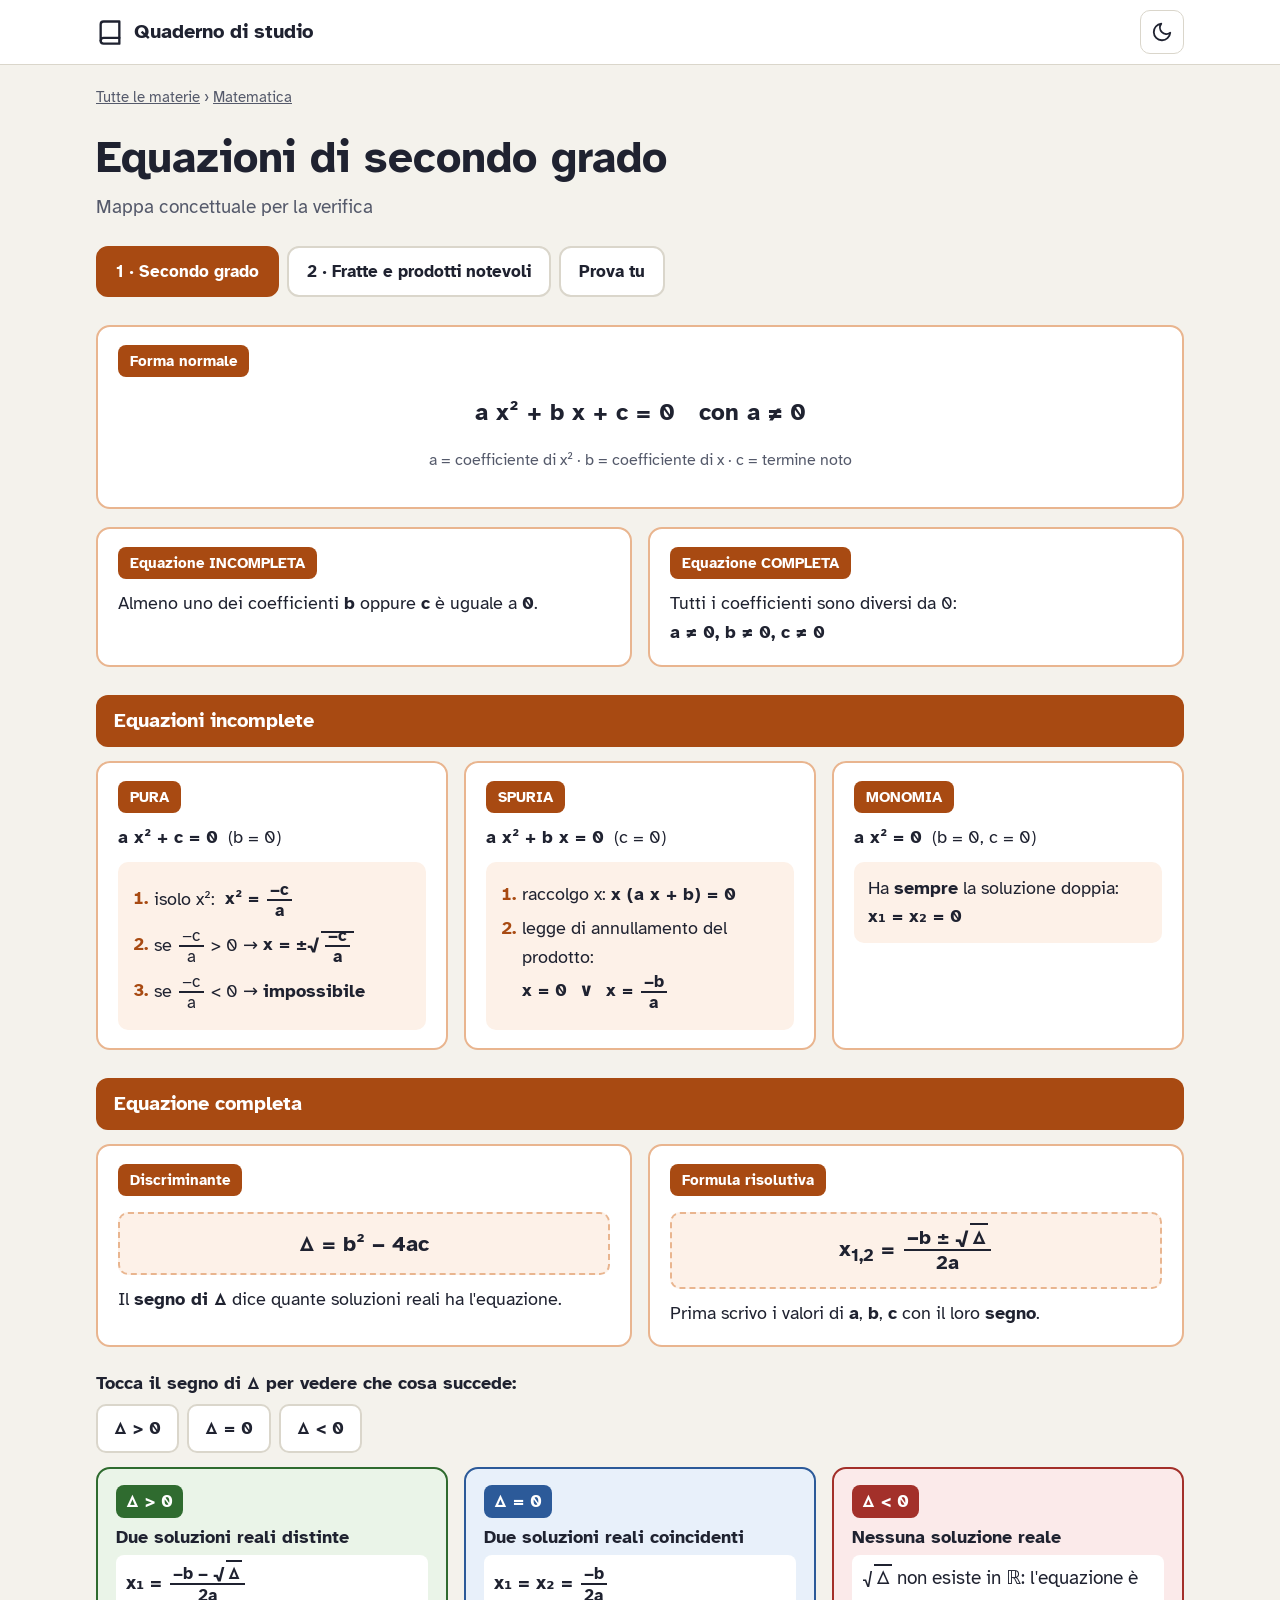
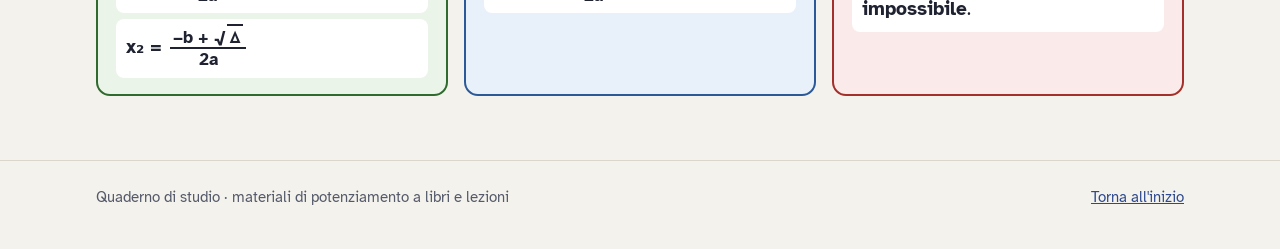
<file: Matematica - Equazioni di secondo grado.html>
<!doctype html>
<html lang="it">
<head>
<meta charset="utf-8">
<meta name="viewport" content="width=device-width, initial-scale=1">
<title>Equazioni di secondo grado · Matematica</title>
<meta name="robots" content="noindex">
<link rel="stylesheet" href="stile.css?v=20261009">
<script src="materiali.js?v=20261009"></script>
<script src="comune.js?v=20261009"></script>
<style>
  :root{--ar:#A84A12;--ar-chiaro:#FDF1E8;--ar-bordo:#E9B58F;
        --v:#2F6B2F;--v-chiaro:#EAF4E8;--b:#2C5A99;--b-chiaro:#E8F0FA;--r:#A3302A;--r-chiaro:#FBEAEA}
  @media (prefers-color-scheme:dark){:root:not([data-theme="light"]){--ar:#F0A36E;--ar-chiaro:#2E2219;--ar-bordo:#6B4527;
        --v:#8FCB86;--v-chiaro:#1C2A1B;--b:#93B8EE;--b-chiaro:#1A2433;--r:#EE9A94;--r-chiaro:#331C1B}}
  :root[data-theme="dark"]{--ar:#F0A36E;--ar-chiaro:#2E2219;--ar-bordo:#6B4527;
        --v:#8FCB86;--v-chiaro:#1C2A1B;--b:#93B8EE;--b-chiaro:#1A2433;--r:#EE9A94;--r-chiaro:#331C1B}

  .schede{display:flex;flex-wrap:wrap;gap:8px;margin:8px 0 28px}
  .scheda{min-height:48px;padding:10px 18px;border-radius:12px;border:2px solid var(--bordo);background:var(--carta);color:var(--inchiostro);font:inherit;font-size:17px;font-weight:700;cursor:pointer}
  .scheda[aria-selected="true"]{background:var(--ar);border-color:var(--ar);color:var(--carta)}
  .pannello[hidden]{display:none}

  .blocco{background:var(--carta);border:2px solid var(--ar-bordo);border-radius:14px;padding:18px 20px;margin:0 0 18px;position:relative}
  .etic{display:inline-block;background:var(--ar);color:var(--carta);font-weight:700;font-size:15px;padding:4px 12px;border-radius:8px;margin:0 0 10px}
  .fascia{background:var(--ar);color:var(--carta);border-radius:12px;padding:10px 18px;font-weight:700;font-size:20px;margin:28px 0 14px}
  .formula{font-family:"Atkinson",Georgia,serif;font-size:24px;font-weight:700;text-align:center;margin:6px 0}
  .nota{color:var(--tenue);font-size:16px;text-align:center}
  .due{display:grid;grid-template-columns:repeat(2,minmax(0,1fr));gap:16px}
  .tre{display:grid;grid-template-columns:repeat(3,minmax(0,1fr));gap:16px}
  @media (max-width:760px){.due,.tre{grid-template-columns:1fr}}
  .due .blocco,.tre .blocco{margin:0}
  .passi{background:var(--ar-chiaro);border-radius:10px;padding:12px 14px;margin-top:10px}
  .passi ol{margin:0;padding-left:22px}
  .passi li{margin:6px 0}
  .passi li::marker{color:var(--ar);font-weight:700}
  .fr{display:inline-flex;flex-direction:column;align-items:center;vertical-align:middle;line-height:1.15;margin:0 2px;font-size:.92em}
  .fr>span:first-child{border-bottom:2px solid currentColor;padding:0 3px}
  .fr>span:last-child{padding:0 3px}
  .rad{border-top:2px solid currentColor;padding:0 2px;margin-left:1px}
  .riquadro-f{border:2px dashed var(--ar-bordo);border-radius:10px;padding:12px;background:var(--ar-chiaro);text-align:center;font-size:22px;font-weight:700;margin:6px 0 10px}

  .casi-btn{display:flex;flex-wrap:wrap;gap:8px;margin:4px 0 14px}
  .casi-btn button{min-height:44px;padding:8px 16px;border-radius:10px;border:2px solid var(--bordo);background:var(--carta);color:var(--inchiostro);font:inherit;font-weight:700;cursor:pointer}
  .casi-btn button[aria-pressed="true"]{border-color:var(--inchiostro);background:var(--inchiostro);color:var(--carta)}
  .caso{border-radius:14px;padding:16px 18px;border:2px solid;transition:opacity .2s, transform .2s}
  .caso h3{margin:0 0 6px;font-size:18px}
  .caso .tag{display:inline-block;color:#fff;font-weight:700;border-radius:8px;padding:2px 10px;margin-bottom:8px}
  .caso.v{border-color:var(--v);background:var(--v-chiaro)} .caso.v .tag{background:#2F6B2F}
  .caso.b{border-color:var(--b);background:var(--b-chiaro)} .caso.b .tag{background:#2C5A99}
  .caso.r{border-color:var(--r);background:var(--r-chiaro)} .caso.r .tag{background:#A3302A}
  .casi.filtro .caso{opacity:.3}
  .casi.filtro .caso.attivo{opacity:1;transform:scale(1.02)}
  .sol{background:var(--carta);border-radius:8px;padding:8px 10px;margin-top:6px;font-weight:700;font-size:19px}

  .schema{list-style:none;margin:0;padding:0;display:flex;flex-direction:column;gap:10px}
  .schema li{display:flex;gap:14px;align-items:flex-start;background:var(--carta);border:2px solid var(--ar-bordo);border-radius:12px;padding:12px 14px}
  .schema .num{flex:none;width:40px;height:40px;border-radius:10px;background:var(--ar);color:var(--carta);display:grid;place-items:center;font-weight:700;font-size:20px}
  .schema .t{font-weight:700;color:var(--ar);font-size:18px}
  .schema label{display:flex;align-items:center;gap:8px;margin-top:6px;font-size:15px;color:var(--tenue);cursor:pointer;min-height:32px}
  .schema input{width:22px;height:22px;accent-color:var(--ar)}
  .schema li.fatto{opacity:.55}
  .barra{height:10px;border-radius:99px;background:var(--bordo);overflow:hidden;margin:6px 0 16px}
  .barra span{display:block;height:100%;background:var(--ar);width:0;transition:width .25s}
  .attenzione{border:2px solid var(--r);background:var(--r-chiaro);border-radius:12px;padding:12px 16px;margin:16px 0}
  table.notevoli{width:100%;border-collapse:collapse;background:var(--carta);border-radius:12px;overflow:hidden}
  .notevoli th{background:var(--ar);color:var(--carta);text-align:left;padding:10px 12px}
  .notevoli td{padding:10px 12px;border-top:1px solid var(--bordo);font-size:18px}
  .notevoli td.f{font-weight:700;white-space:nowrap}
  .tab-scroll{overflow-x:auto}

  .prova{display:grid;grid-template-columns:repeat(3,minmax(0,120px)) auto;gap:12px;align-items:end}
  @media (max-width:560px){.prova{grid-template-columns:repeat(3,minmax(0,1fr))}.prova .pulsante{grid-column:1/-1;justify-content:center}}
  .prova .pulsante{justify-self:start;padding:8px 28px}
  .prova label{display:flex;flex-direction:column;gap:4px;font-weight:700}
  .prova input{min-height:48px;font:inherit;font-size:22px;padding:6px 10px;border-radius:10px;border:2px solid var(--bordo);background:var(--carta);color:var(--inchiostro);width:100%}
  .esito{margin-top:18px}
  .esito .riga{background:var(--carta);border:1px solid var(--bordo);border-radius:10px;padding:10px 14px;margin:8px 0;font-size:18px}
  .esito .riga b.n{color:var(--ar)}
  .esito .fine{font-weight:700;font-size:20px}
  .esempi{display:flex;flex-wrap:wrap;gap:8px;margin:10px 0 0}
  .esempi button{min-height:40px;padding:6px 12px;border-radius:999px;border:1px solid var(--bordo);background:var(--carta);color:var(--inchiostro);font:inherit;font-size:15px;cursor:pointer}
</style>
</head>
<body>
<header id="testata"></header>
<main class="contenitore">
  <p class="briciole"><a href="index.html">Tutte le materie</a> › <a href="materia.html?m=matematica">Matematica</a></p>
  <h1>Equazioni di secondo grado</h1>
  <p class="sottotitolo">Mappa concettuale per la verifica</p>

  <div class="schede" role="tablist" aria-label="Sezioni">
    <button class="scheda" role="tab" id="t1" aria-controls="p1" aria-selected="true">1 · Secondo grado</button>
    <button class="scheda" role="tab" id="t2" aria-controls="p2" aria-selected="false">2 · Fratte e prodotti notevoli</button>
    <button class="scheda" role="tab" id="t3" aria-controls="p3" aria-selected="false">Prova tu</button>
  </div>

  <!-- ================= PAGINA 1 ================= -->
  <section class="pannello" id="p1" role="tabpanel" aria-labelledby="t1">
    <div class="blocco">
      <span class="etic">Forma normale</span>
      <p class="formula">a x² + b x + c = 0 &nbsp;&nbsp;con a ≠ 0</p>
      <p class="nota">a = coefficiente di x² · b = coefficiente di x · c = termine noto</p>
    </div>

    <div class="due">
      <div class="blocco"><span class="etic">Equazione INCOMPLETA</span>
        <p style="margin:0">Almeno uno dei coefficienti <b>b</b> oppure <b>c</b> è uguale a <b>0</b>.</p></div>
      <div class="blocco"><span class="etic">Equazione COMPLETA</span>
        <p style="margin:0">Tutti i coefficienti sono diversi da 0:<br><b>a ≠ 0, b ≠ 0, c ≠ 0</b></p></div>
    </div>

    <div class="fascia">Equazioni incomplete</div>
    <div class="tre">
      <div class="blocco"><span class="etic">PURA</span>
        <p style="margin:0"><b>a x² + c = 0</b> &nbsp;(b = 0)</p>
        <div class="passi"><ol>
          <li>isolo x²: &nbsp;<b>x² = <span class="fr"><span>−c</span><span>a</span></span></b></li>
          <li>se <span class="fr"><span>−c</span><span>a</span></span> &gt; 0 → <b>x = ±√<span class="rad"><span class="fr"><span>−c</span><span>a</span></span></span></b></li>
          <li>se <span class="fr"><span>−c</span><span>a</span></span> &lt; 0 → <b>impossibile</b></li>
        </ol></div>
      </div>
      <div class="blocco"><span class="etic">SPURIA</span>
        <p style="margin:0"><b>a x² + b x = 0</b> &nbsp;(c = 0)</p>
        <div class="passi"><ol>
          <li>raccolgo x: <b>x (a x + b) = 0</b></li>
          <li>legge di annullamento del prodotto: <br><b>x = 0 &nbsp;∨&nbsp; x = <span class="fr"><span>−b</span><span>a</span></span></b></li>
        </ol></div>
      </div>
      <div class="blocco"><span class="etic">MONOMIA</span>
        <p style="margin:0"><b>a x² = 0</b> &nbsp;(b = 0, c = 0)</p>
        <div class="passi"><p style="margin:0">Ha <b>sempre</b> la soluzione doppia:<br><b>x₁ = x₂ = 0</b></p></div>
      </div>
    </div>

    <div class="fascia">Equazione completa</div>
    <div class="due">
      <div class="blocco"><span class="etic">Discriminante</span>
        <div class="riquadro-f">Δ = b² − 4ac</div>
        <p style="margin:0">Il <b>segno di Δ</b> dice quante soluzioni reali ha l'equazione.</p></div>
      <div class="blocco"><span class="etic">Formula risolutiva</span>
        <div class="riquadro-f">x<sub>1,2</sub> = <span class="fr"><span>−b ± √<span class="rad">Δ</span></span><span>2a</span></span></div>
        <p style="margin:0">Prima scrivo i valori di <b>a</b>, <b>b</b>, <b>c</b> con il loro <b>segno</b>.</p></div>
    </div>

    <p style="margin:22px 0 6px;font-weight:700">Tocca il segno di Δ per vedere che cosa succede:</p>
    <div class="casi-btn" id="casiBtn">
      <button type="button" data-caso="v" aria-pressed="false">Δ &gt; 0</button>
      <button type="button" data-caso="b" aria-pressed="false">Δ = 0</button>
      <button type="button" data-caso="r" aria-pressed="false">Δ &lt; 0</button>
    </div>
    <div class="tre casi" id="casi">
      <div class="caso v"><span class="tag">Δ &gt; 0</span><h3>Due soluzioni reali distinte</h3>
        <div class="sol">x₁ = <span class="fr"><span>−b − √<span class="rad">Δ</span></span><span>2a</span></span></div>
        <div class="sol">x₂ = <span class="fr"><span>−b + √<span class="rad">Δ</span></span><span>2a</span></span></div></div>
      <div class="caso b"><span class="tag">Δ = 0</span><h3>Due soluzioni reali coincidenti</h3>
        <div class="sol">x₁ = x₂ = <span class="fr"><span>−b</span><span>2a</span></span></div></div>
      <div class="caso r"><span class="tag">Δ &lt; 0</span><h3>Nessuna soluzione reale</h3>
        <div class="sol" style="font-weight:400">√<span class="rad">Δ</span> non esiste in ℝ: l'equazione è <b>impossibile</b>.</div></div>
    </div>
  </section>

  <!-- ================= PAGINA 2 ================= -->
  <section class="pannello" id="p2" role="tabpanel" aria-labelledby="t2" hidden>
    <div class="blocco"><span class="etic">Equazione fratta</span>
      <p style="margin:0">L'incognita <b>x</b> compare <b>al denominatore</b> di almeno una frazione. Dopo i passaggi si arriva a un'equazione di secondo grado <b>a x² + b x + c = 0</b>.</p></div>

    <div class="fascia">Schema risolutivo passo per passo</div>
    <p style="margin:0 0 4px;color:var(--tenue)">Mentre risolvi un esercizio, spunta i passi che hai fatto.</p>
    <div class="barra" aria-hidden="true"><span id="barra"></span></div>
    <ol class="schema" id="schema">
      <li><span class="num">1</span><div><div class="t">Condizioni di esistenza (C.E.)</div>Pongo <b>ogni denominatore ≠ 0</b> e trovo i valori di x da escludere.<label><input type="checkbox"> Fatto</label></div></li>
      <li><span class="num">2</span><div><div class="t">Scompongo i denominatori e calcolo il m.c.m.</div>Uso raccoglimenti e prodotti notevoli (vedi tabella sotto).<label><input type="checkbox"> Fatto</label></div></li>
      <li><span class="num">3</span><div><div class="t">Elimino i denominatori</div>Riduco allo stesso denominatore (il m.c.m.) e uguaglio i <b>numeratori</b>.<label><input type="checkbox"> Fatto</label></div></li>
      <li><span class="num">4</span><div><div class="t">Riduco a forma normale</div>Svolgo i calcoli, porto tutto al primo membro: <b>a x² + b x + c = 0</b>.<label><input type="checkbox"> Fatto</label></div></li>
      <li><span class="num">5</span><div><div class="t">Risolvo l'equazione di secondo grado</div>Riconosco il tipo (monomia, pura, spuria, completa) e uso il metodo della scheda 1.<label><input type="checkbox"> Fatto</label></div></li>
      <li><span class="num">6</span><div><div class="t">Controllo le soluzioni con le C.E.</div>Se una soluzione è uguale a un valore escluso → <b>NON accettabile</b>, la scarto.<label><input type="checkbox"> Fatto</label></div></li>
      <li><span class="num">7</span><div><div class="t">Scrivo l'insieme soluzione</div>S = { … } con le sole soluzioni accettabili. Se le scarto tutte → <b>equazione impossibile</b>: <b>S = ∅</b>.<label><input type="checkbox"> Fatto</label></div></li>
    </ol>
    <p style="margin:10px 0 0"><button class="pulsante" type="button" id="azzera">Ricomincia lo schema</button></p>

    <div class="attenzione"><b style="color:var(--r)">⚠ Attenzione</b> &nbsp;Anche se Δ ≥ 0, alla fine l'equazione fratta può avere <b>meno soluzioni</b> o essere <b>impossibile</b>: dipende dal confronto con le C.E. (passo 6).</div>

    <div class="fascia">Prodotti notevoli</div>
    <div class="casi-btn" id="verso">
      <button type="button" data-v="sv" aria-pressed="true">Sviluppare → (passo 4)</button>
      <button type="button" data-v="sc" aria-pressed="false">← Scomporre (passo 2)</button>
    </div>
    <div class="tab-scroll">
      <table class="notevoli">
        <thead><tr><th>Nome</th><th>Formula</th></tr></thead>
        <tbody id="notevoli"></tbody>
      </table>
    </div>
    <p style="color:var(--tenue)" id="spiegaVerso"></p>
  </section>

  <!-- ================= PROVA TU ================= -->
  <section class="pannello" id="p3" role="tabpanel" aria-labelledby="t3" hidden>
    <div class="blocco">
      <span class="etic">Prova tu</span>
      <p style="margin:0 0 12px">Scrivi i coefficienti di <b>a x² + b x + c = 0</b>, con il loro segno. Ti mostro il tipo di equazione e i passaggi.</p>
      <form class="prova" id="prova">
        <label for="ca">a <input id="ca" inputmode="decimal" value="1"></label>
        <label for="cb">b <input id="cb" inputmode="decimal" value="-5"></label>
        <label for="cc">c <input id="cc" inputmode="decimal" value="6"></label>
        <button class="pulsante" type="submit" style="min-height:48px">Risolvi</button>
      </form>
      <div class="esempi" aria-label="Esempi pronti">
        <span style="align-self:center;color:var(--tenue);font-size:15px">Esempi:</span>
        <button type="button" data-e="1,-5,6">completa</button>
        <button type="button" data-e="1,0,-9">pura</button>
        <button type="button" data-e="2,-6,0">spuria</button>
        <button type="button" data-e="3,0,0">monomia</button>
        <button type="button" data-e="1,2,5">Δ &lt; 0</button>
        <button type="button" data-e="1,-4,4">Δ = 0</button>
      </div>
      <div class="esito" id="esito" aria-live="polite"></div>
    </div>
  </section>
</main>
<footer id="piede"></footer>

<script>
/* ---------- Schede ---------- */
var schede = document.querySelectorAll(".scheda");
schede.forEach(function (s) {
  s.addEventListener("click", function () {
    schede.forEach(function (x) {
      var on = x === s;
      x.setAttribute("aria-selected", on ? "true" : "false");
      document.getElementById(x.getAttribute("aria-controls")).hidden = !on;
    });
  });
});

/* ---------- Casi del discriminante ---------- */
var casi = document.getElementById("casi");
document.querySelectorAll("#casiBtn button").forEach(function (btn) {
  btn.addEventListener("click", function () {
    var gia = btn.getAttribute("aria-pressed") === "true";
    document.querySelectorAll("#casiBtn button").forEach(function (b) { b.setAttribute("aria-pressed", "false"); });
    casi.querySelectorAll(".caso").forEach(function (c) { c.classList.remove("attivo"); });
    if (gia) { casi.classList.remove("filtro"); return; }
    btn.setAttribute("aria-pressed", "true");
    casi.classList.add("filtro");
    casi.querySelector(".caso." + btn.dataset.caso).classList.add("attivo");
  });
});

/* ---------- Schema da spuntare ---------- */
var caselle = document.querySelectorAll("#schema input");
function aggiornaBarra() {
  var n = 0;
  caselle.forEach(function (c) { if (c.checked) n++; c.closest("li").classList.toggle("fatto", c.checked); });
  document.getElementById("barra").style.width = (n / caselle.length * 100) + "%";
}
caselle.forEach(function (c) { c.addEventListener("change", aggiornaBarra); });
document.getElementById("azzera").addEventListener("click", function () { caselle.forEach(function (c) { c.checked = false; }); aggiornaBarra(); });

/* ---------- Prodotti notevoli nei due versi ---------- */
var NOTEVOLI = [
  ["Quadrato di un binomio", "(A ± B)²", "A² ± 2AB + B²"],
  ["Somma per differenza", "(A + B)(A − B)", "A² − B²"],
  ["Cubo di un binomio", "(A ± B)³", "A³ ± 3A²B + 3AB² ± B³"],
];
function mostraNotevoli(verso) {
  document.getElementById("notevoli").innerHTML = NOTEVOLI.map(function (r) {
    var f = verso === "sv" ? r[1] + " = " + r[2] : r[2] + " = " + r[1];
    return "<tr><td>" + r[0] + '</td><td class="f">' + f + "</td></tr>";
  }).join("");
  document.getElementById("spiegaVerso").innerHTML = verso === "sv"
    ? "Lette da sinistra a destra servono a <b>sviluppare</b> i calcoli (passo 4)."
    : "Lette da destra a sinistra servono a <b>scomporre</b> i denominatori (passo 2).";
}
document.querySelectorAll("#verso button").forEach(function (btn) {
  btn.addEventListener("click", function () {
    document.querySelectorAll("#verso button").forEach(function (b) { b.setAttribute("aria-pressed", b === btn ? "true" : "false"); });
    mostraNotevoli(btn.dataset.v);
  });
});
mostraNotevoli("sv");

/* ---------- Prova tu ---------- */
function num(v) { return parseFloat(String(v).replace(",", ".").replace("−", "-")); }
function arr(x) { var r = Math.round(x * 1000) / 1000; return (Object.is(r, -0) ? 0 : r).toString().replace(".", ",").replace("-", "−"); }
function mcd(a, b) { a = Math.abs(a); b = Math.abs(b); while (b) { var t = b; b = a % b; a = t; } return a || 1; }
function intero(x) { return Math.abs(x - Math.round(x)) < 1e-9; }
/* scrive n/d come frazione ridotta se sono interi, altrimenti come decimale */
function frazione(n, d) {
  if (intero(n) && intero(d)) {
    n = Math.round(n); d = Math.round(d);
    if (d < 0) { n = -n; d = -d; }
    var g = mcd(n, d); n /= g; d /= g;
    if (d === 1) return String(n).replace("-", "−");
    return (n < 0 ? "−" : "") + '<span class="fr"><span>' + Math.abs(n) + "</span><span>" + d + "</span></span>";
  }
  return arr(n / d);
}
function seg(x) { return x < 0 ? "(" + arr(x) + ")" : arr(x); }
function termine(coef, lettera, primo) {
  if (coef === 0) return "";
  var s = coef < 0 ? " − " : (primo ? "" : " + ");
  if (primo && coef < 0) s = "−";
  var abs = Math.abs(coef);
  return s + (abs === 1 && lettera ? "" : arr(abs)) + lettera;
}
function riga(t) { return '<div class="riga">' + t + "</div>"; }

function risolvi(a, b, c) {
  var out = "";
  if ([a, b, c].some(isNaN)) return riga("Scrivi un numero in ogni casella (anche 0).");
  if (a === 0) return riga("Con <b>a = 0</b> non c'è x²: <b>non è un'equazione di secondo grado</b>.");
  var eq = termine(a, " x²", true) + termine(b, " x", false) + termine(c, "", false) + " = 0";
  out += riga("Equazione: <b>" + eq + "</b> &nbsp;→ a = " + arr(a) + ", b = " + arr(b) + ", c = " + arr(c));

  if (b === 0 && c === 0) {
    out += riga("b = 0 e c = 0 → equazione <b class='n'>MONOMIA</b>.");
    out += riga('<span class="fine">Soluzione doppia: x₁ = x₂ = 0</span>');
    return out;
  }
  if (b === 0) {
    out += riga("b = 0 → equazione <b class='n'>PURA</b>.");
    var q = -c / a;
    out += riga("1. Isolo x²: &nbsp;x² = " + frazione(-c, a));
    if (q > 0) {
      var r = Math.sqrt(q);
      var rs = intero(r) ? String(Math.round(r)) : (intero(-c) && intero(a) && intero(Math.sqrt(Math.abs(-c))) && intero(Math.sqrt(Math.abs(a)))
        ? frazione(Math.sqrt(Math.abs(c)), Math.sqrt(Math.abs(a))) : "√" + '<span class="rad">' + frazione(-c, a) + "</span> ≈ " + arr(r));
      out += riga("2. " + frazione(-c, a) + " &gt; 0 → x = ±√" + '<span class="rad">' + frazione(-c, a) + "</span>");
      out += riga('<span class="fine">x₁ = −' + rs + " &nbsp;&nbsp; x₂ = " + rs + "</span>");
    } else {
      out += riga("3. " + frazione(-c, a) + " &lt; 0 → nessun numero al quadrato è negativo.");
      out += riga('<span class="fine">Equazione impossibile: S = ∅</span>');
    }
    return out;
  }
  if (c === 0) {
    out += riga("c = 0 → equazione <b class='n'>SPURIA</b>.");
    out += riga("1. Raccolgo x: &nbsp;x (" + termine(a, " x", true) + termine(b, "", false) + ") = 0");
    out += riga("2. Legge di annullamento del prodotto: x = 0 &nbsp;∨&nbsp; " + termine(a, " x", true) + termine(b, "", false) + " = 0");
    out += riga('<span class="fine">x₁ = 0 &nbsp;&nbsp; x₂ = ' + frazione(-b, a) + "</span>");
    return out;
  }
  out += riga("a, b, c tutti diversi da 0 → equazione <b class='n'>COMPLETA</b>.");
  var D = b * b - 4 * a * c;
  out += riga("1. Discriminante: Δ = b² − 4ac = " + seg(b) + "² − 4 · " + seg(a) + " · " + seg(c) + " = <b>" + arr(D) + "</b>");
  if (D < 0) {
    out += riga("2. Δ &lt; 0 → √Δ non esiste in ℝ.");
    out += riga('<span class="fine">Nessuna soluzione reale: equazione impossibile, S = ∅</span>');
  } else if (D === 0) {
    out += riga("2. Δ = 0 → due soluzioni coincidenti: x = −b / 2a = " + frazione(-b, 2 * a));
    out += riga('<span class="fine">x₁ = x₂ = ' + frazione(-b, 2 * a) + "</span>");
  } else {
    var s = Math.sqrt(D);
    var sTxt = intero(s) ? String(Math.round(s)) : "√" + arr(D);
    out += riga("2. Δ &gt; 0 → due soluzioni distinte. √Δ = " + (intero(s) ? sTxt : sTxt + " ≈ " + arr(s)));
    out += riga("3. x<sub>1,2</sub> = " + '<span class="fr"><span>' + arr(-b) + " ± " + sTxt + "</span><span>" + arr(2 * a) + "</span></span>");
    var x1 = intero(s) ? frazione(-b - Math.round(s), 2 * a) : arr((-b - s) / (2 * a));
    var x2 = intero(s) ? frazione(-b + Math.round(s), 2 * a) : arr((-b + s) / (2 * a));
    var u = intero(s) ? " = " : " ≈ ";
    out += riga('<span class="fine">x₁' + u + x1 + " &nbsp;&nbsp; x₂" + u + x2 + "</span>");
  }
  return out;
}
function calcola() {
  document.getElementById("esito").innerHTML = risolvi(num(ca.value), num(cb.value), num(cc.value));
}
var ca = document.getElementById("ca"), cb = document.getElementById("cb"), cc = document.getElementById("cc");
document.getElementById("prova").addEventListener("submit", function (e) { e.preventDefault(); calcola(); });
document.querySelectorAll(".esempi button").forEach(function (btn) {
  btn.addEventListener("click", function () {
    var v = btn.dataset.e.split(",");
    ca.value = v[0]; cb.value = v[1]; cc.value = v[2]; calcola();
  });
});
calcola();
</script>
</body>
</html>
</file>
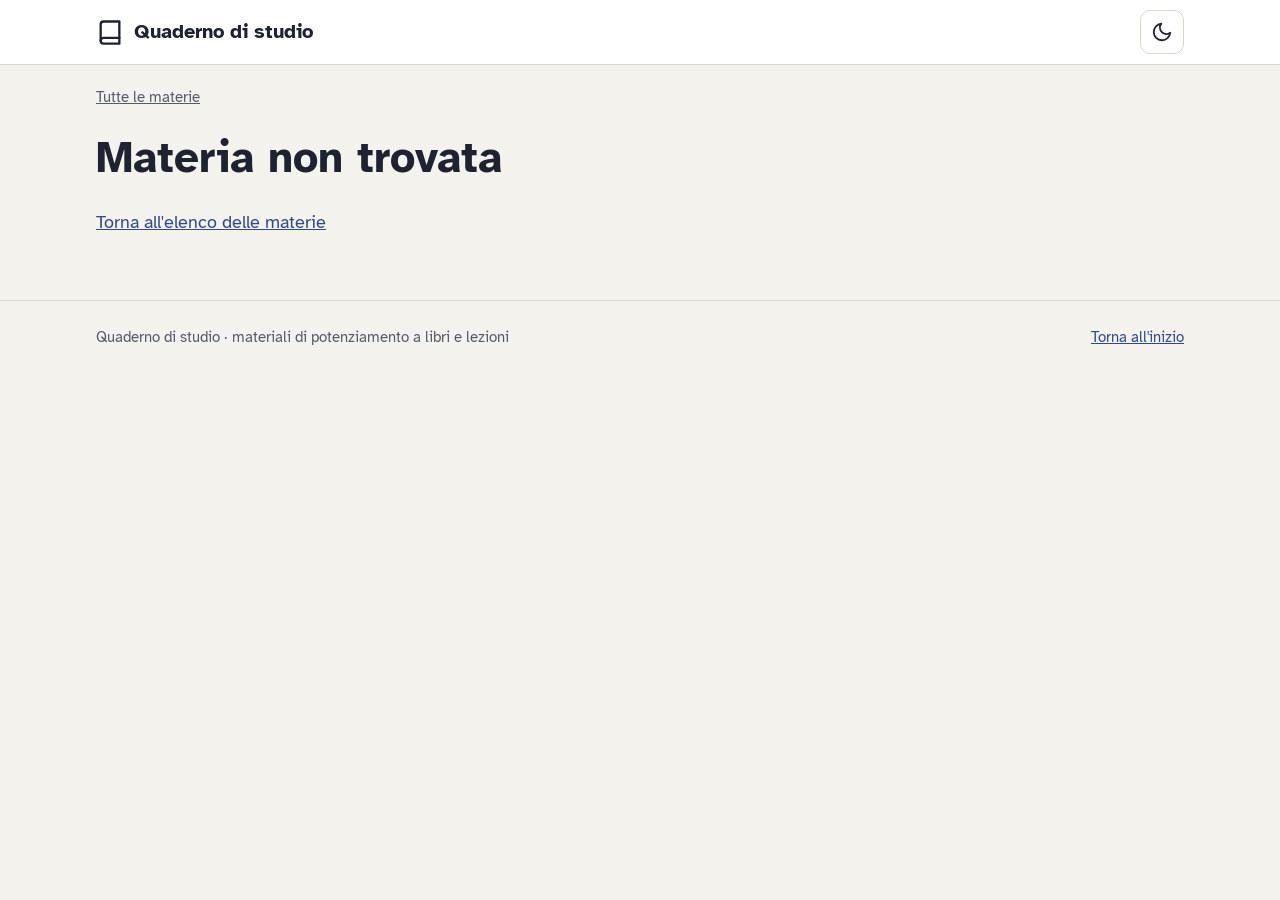
<file: materia.html>
<!doctype html>
<html lang="it">
<head>
<meta charset="utf-8">
<meta name="viewport" content="width=device-width, initial-scale=1">
<title>Materia</title>
<meta name="robots" content="noindex">
<link rel="stylesheet" href="stile.css?v=20261022">
<script src="materiali.js?v=20261022"></script>
<script src="comune.js?v=20261022"></script>
</head>
<body>
<header id="testata"></header>
<main class="contenitore">
  <p class="briciole"><a href="index.html">Tutte le materie</a></p>
  <h1 id="titolo">Materia</h1>
  <p class="sottotitolo" id="descr"></p>
  <div id="contenuto"></div>
</main>
<footer id="piede"></footer>
<script>
if (typeof window.tuttiIMateriali !== "function") { window.tuttiIMateriali = function (f) { f(MATERIALI.slice()); }; }
var id = new URLSearchParams(location.search).get("m");
var mat = materiaDa(id);
var box = document.getElementById("contenuto");
if (!mat) {
  document.getElementById("titolo").textContent = "Materia non trovata";
  box.innerHTML = '<p><a href="index.html">Torna all\'elenco delle materie</a></p>';
} else {
  document.title = mat.nome + " · " + NOME_SITO;
  var t = document.getElementById("titolo");
  t.textContent = mat.nome;
  t.style.color = mat.colore;
  document.getElementById("descr").textContent = mat.descrizione || "";

  tuttiIMateriali(function (TUTTI) {
    var propri = TUTTI.filter(function (x) { return x.materia === mat.id; });
    if (!propri.length) {
      box.innerHTML = '<div class="vuoto">I materiali di questa materia arriveranno presto.</div>';
      return;
    }
    var unita = [];
    propri.forEach(function (x) { if (unita.indexOf(x.unita) < 0) unita.push(x.unita); });
    box.innerHTML = unita.map(function (u) {
      return "<h2>" + esc(u) + '</h2><ul class="elenco">' +
        propri.filter(function (x) { return x.unita === u; }).map(function (x) { return voceMateriale(x, false); }).join("") +
        "</ul>";
    }).join("");
  });
}
</script>
</body>
</html>
</file>
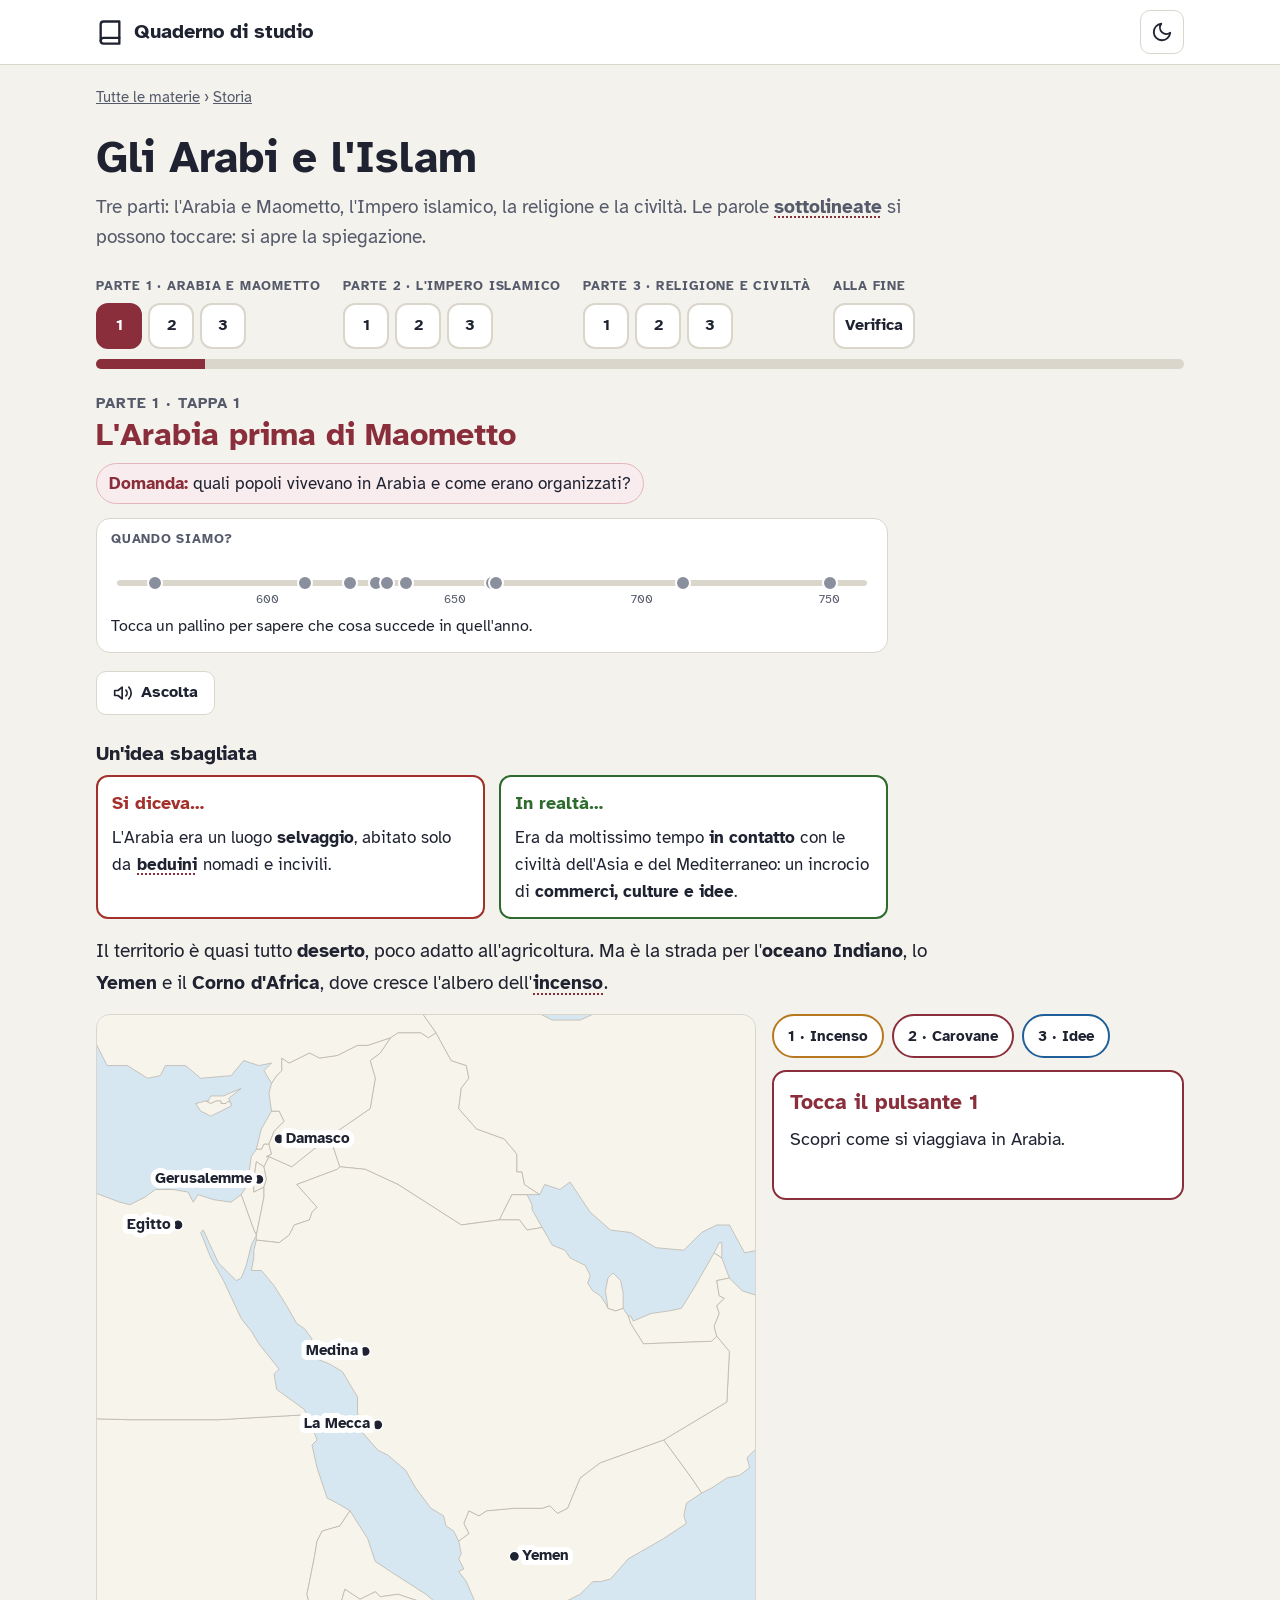
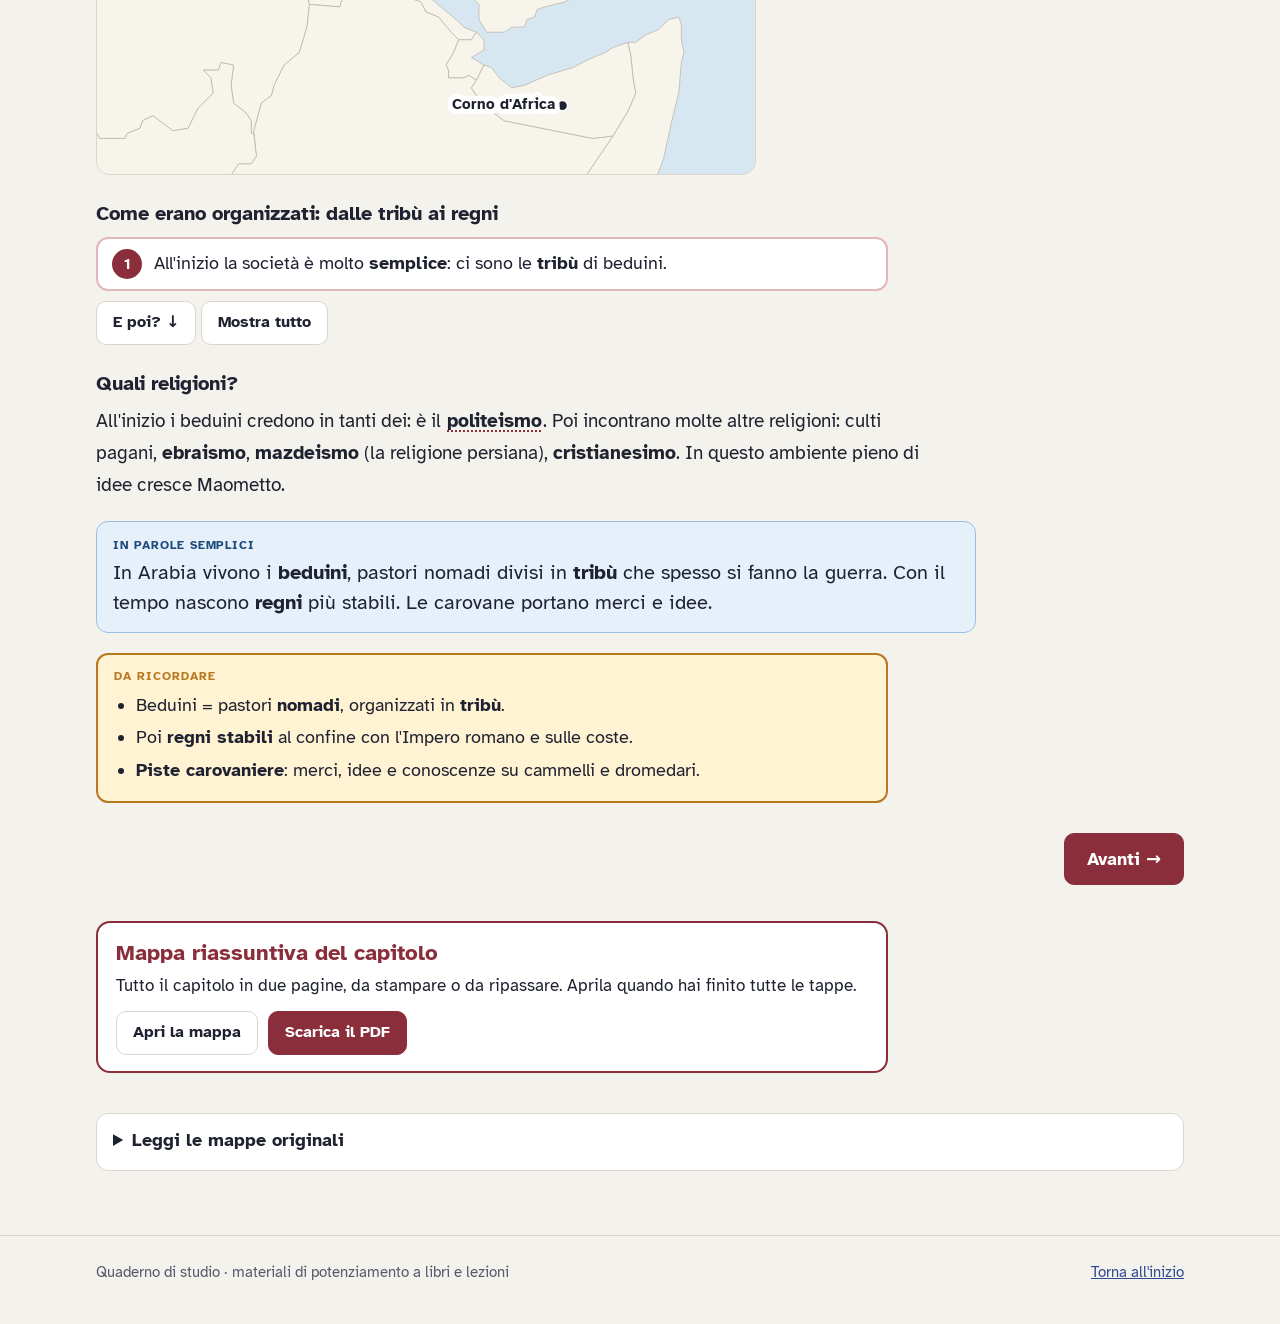
<file: Storia - Gli Arabi e l'Islam.html>
<!doctype html>
<html lang="it">
<head>
<meta charset="utf-8">
<meta name="viewport" content="width=device-width, initial-scale=1">
<title>Gli Arabi e l'Islam</title>
<meta name="robots" content="noindex">
<link rel="stylesheet" href="stile.css?v=20261014">
<script src="materiali.js?v=20261014"></script>
<script src="comune.js?v=20261014"></script>
<style>
  :root{--ac:#8A2E3B;--ac-chiaro:#F8ECEE;--ac-bordo:#E3B6BD;--ok:#2F6B2F;--ok-chiaro:#EAF4E8;--no:#A3302A;--no-chiaro:#FBEAEA;--mare:#D6E7F2;--terra:#F7F4EC;--confini:#B9B3A6;--oro:#B7791F;--oro-chiaro:#FFF3D4;--grigio:#8A8F9E}
  @media (prefers-color-scheme:dark){:root:not([data-theme="light"]){--ac:#F09AA8;--ac-chiaro:#2E1C20;--ac-bordo:#6B3440;--ok:#8FCB86;--ok-chiaro:#1C2A1B;--no:#EE9A94;--no-chiaro:#331C1B;--mare:#182533;--terra:#262A35;--confini:#4A5060;--oro:#E0B25A;--oro-chiaro:#2E2717;--grigio:#6B7080}}
  :root[data-theme="dark"]{--ac:#F09AA8;--ac-chiaro:#2E1C20;--ac-bordo:#6B3440;--ok:#8FCB86;--ok-chiaro:#1C2A1B;--no:#EE9A94;--no-chiaro:#331C1B;--mare:#182533;--terra:#262A35;--confini:#4A5060;--oro:#E0B25A;--oro-chiaro:#2E2717;--grigio:#6B7080}

  /* navigazione a tappe, divisa in due parti */
  .parti-nav{display:flex;flex-wrap:wrap;gap:10px 22px;margin:8px 0 10px}
  .gruppo{display:flex;flex-direction:column;gap:6px}
  .gruppo .etich{font-size:13px;font-weight:700;letter-spacing:.06em;text-transform:uppercase;color:var(--tenue)}
  .gruppo .bottoni{display:flex;flex-wrap:wrap;gap:6px}
  .gruppo button{min-width:46px;min-height:46px;border-radius:12px;border:2px solid var(--bordo);background:var(--carta);color:var(--inchiostro);font:inherit;font-weight:700;font-size:16px;cursor:pointer;padding:6px 10px}
  .gruppo button[aria-current="step"]{background:var(--ac);border-color:var(--ac);color:var(--carta)}
  .gruppo button.vista{border-color:var(--ac)}
  .avanzamento{height:10px;border-radius:99px;background:var(--bordo);overflow:hidden;margin:0 0 22px}
  .avanzamento span{display:block;height:100%;background:var(--ac);transition:width .3s}
  .tappa[hidden]{display:none}
  .tappa h2{font-size:clamp(24px,4vw,32px);margin:0 0 6px;color:var(--ac)}
  .tappa .num{font-size:15px;font-weight:700;letter-spacing:.06em;color:var(--tenue);text-transform:uppercase}
  .domanda-guida{display:inline-block;margin:2px 0 14px;padding:6px 12px;border-radius:999px;background:var(--ac-chiaro);border:1px solid var(--ac-bordo);font-size:17px}
  .domanda-guida b{color:var(--ac)}
  .testo{max-width:44em;font-size:19px;line-height:1.7}
  .testo p{margin:0 0 14px}
  .testo ul{margin:0 0 14px;padding-left:24px}
  .testo li{margin:6px 0}
  .strumenti{display:flex;flex-wrap:wrap;gap:10px;margin:0 0 18px}
  .semplice{background:var(--semplice);border:1px solid var(--semplice-bordo);border-radius:12px;padding:14px 16px;margin:20px 0;font-size:20px;line-height:1.5;max-width:44em}
  .semplice .tag,.ricorda .tag{display:flex;align-items:center;gap:6px;font-size:12px;font-weight:700;letter-spacing:.08em;color:var(--semplice-testo);margin-bottom:4px}
  .ricorda{background:var(--oro-chiaro);border:2px solid var(--oro);border-radius:12px;padding:12px 16px;margin:20px 0;max-width:44em}
  .ricorda .tag{color:var(--oro)}
  .ricorda ul{margin:0;padding-left:22px;font-size:18px}
  .ricorda li{margin:4px 0}
  .attenzione{background:var(--no-chiaro);border:2px solid var(--no);border-radius:12px;padding:12px 16px;margin:14px 0;max-width:44em;font-size:18px}
  h3.sotto{font-size:20px;margin:26px 0 8px}
  .aiuto{color:var(--tenue);font-size:16px;margin:-4px 0 10px}
  .navbasso{display:flex;justify-content:space-between;gap:12px;margin:30px 0 10px;flex-wrap:wrap}
  .navbasso .pulsante{min-height:52px;font-size:18px;padding:10px 22px}
  .navbasso .avanti{background:var(--ac);border-color:var(--ac);color:var(--carta)}

  /* parole toccabili */
  button.g{font:inherit;color:inherit;background:none;border:0;padding:0 1px;cursor:pointer;font-weight:700;text-decoration:underline dotted var(--ac) 2px;text-underline-offset:4px;border-radius:4px}
  button.g:hover{background:var(--ac-chiaro)}
  #glossa{position:fixed;left:50%;bottom:16px;transform:translateX(-50%);width:min(560px,calc(100% - 32px));background:var(--carta);border:2px solid var(--ac);border-radius:16px;padding:16px 18px 14px;box-shadow:0 10px 40px rgba(0,0,0,.25);z-index:20}
  #glossa[hidden]{display:none}
  #glossa h3{margin:0 0 4px;color:var(--ac);font-size:22px;padding-right:44px}
  #glossa p{margin:0;font-size:18px;line-height:1.55}
  #glossa .chiudi{position:absolute;top:8px;right:8px;width:44px;height:44px;border-radius:10px;border:1px solid var(--bordo);background:var(--carta);color:var(--inchiostro);cursor:pointer;font-size:22px;line-height:1}

  /* linea del tempo in cima a ogni tappa */
  .tempo{background:var(--carta);border:1px solid var(--bordo);border-radius:14px;padding:10px 14px 12px;margin:0 0 18px;max-width:44em}
  .tempo .tit{font-size:13px;font-weight:700;letter-spacing:.06em;text-transform:uppercase;color:var(--tenue);display:flex;justify-content:space-between;gap:10px;flex-wrap:wrap}
  .tempo .fuori{display:flex;gap:6px;flex-wrap:wrap}
  .tempo .fuori span{font-size:12px;border-radius:999px;padding:1px 8px;background:var(--ac);color:var(--carta);letter-spacing:0;text-transform:none}
  .binario{position:relative;height:58px;margin:4px 6px 0}
  .binario .riga{position:absolute;left:0;right:0;top:26px;height:6px;border-radius:99px;background:var(--bordo)}
  .binario .tacca{position:absolute;top:36px;transform:translateX(-50%);font-size:12px;color:var(--tenue)}
  .binario .pt{position:absolute;top:21px;transform:translateX(-50%);width:16px;height:16px;border-radius:50%;background:var(--grigio);border:2px solid var(--carta);padding:0;cursor:pointer}
  .binario .pt.on{width:22px;height:22px;top:18px;background:var(--ac);box-shadow:0 0 0 2px var(--ac)}
  .binario .lab{position:absolute;top:0;transform:translateX(-50%);font-size:13px;font-weight:700;color:var(--ac);white-space:nowrap}
  .tempo output{display:block;font-size:16px;min-height:24px;margin-top:2px}

  /* catena causa → conseguenza */
  .catena{max-width:44em;margin:10px 0 16px}
  .anello{display:flex;gap:12px;align-items:flex-start;background:var(--carta);border:2px solid var(--ac-bordo);border-radius:12px;padding:10px 14px;font-size:18px}
  .anello .n{flex:none;width:30px;height:30px;border-radius:50%;background:var(--ac);color:var(--carta);display:grid;place-items:center;font-weight:700;font-size:15px}
  .anello.fine{border-color:var(--ac);background:var(--ac-chiaro)}
  .giu{display:flex;align-items:center;gap:8px;padding:2px 0 2px 20px;color:var(--ac);font-style:italic;font-weight:700;font-size:15px;min-height:34px}
  .catena .poi{margin-top:10px}
  .anello[hidden],.giu[hidden]{display:none}

  /* personaggi */
  .personaggi{display:grid;grid-template-columns:repeat(auto-fill,minmax(210px,1fr));gap:12px;margin:10px 0 16px;max-width:44em}
  .pers{display:flex;flex-direction:column;gap:6px;text-align:left;min-height:150px;border-radius:14px;border:2px solid var(--ac-bordo);background:var(--carta);color:var(--inchiostro);font:inherit;cursor:pointer;padding:12px 14px}
  .pers .faccia{display:flex;align-items:center;gap:10px}
  .pers .ini{flex:none;width:44px;height:44px;border-radius:50%;display:grid;place-items:center;font-weight:700;font-size:18px;color:#fff}
  .pers b{font-size:19px;line-height:1.2}
  .pers .ruolo{font-size:15px;color:var(--tenue)}
  .pers .dopo{display:none;font-size:17px;line-height:1.45}
  .pers .gira{margin-top:auto;font-size:14px;color:var(--tenue)}
  .pers[aria-pressed="true"]{border-color:var(--ac);background:var(--ac-chiaro)}
  .pers[aria-pressed="true"] .dopo{display:block}
  .pers[aria-pressed="true"] .ruolo{display:none}

  /* confronti */
  .confronto{display:grid;grid-template-columns:repeat(2,minmax(0,1fr));gap:14px;margin:6px 0 16px;max-width:44em}
  .confronto.tre{grid-template-columns:repeat(3,minmax(0,1fr))}
  @media (max-width:640px){.confronto,.confronto.tre{grid-template-columns:1fr}}
  .scatola{background:var(--carta);border:2px solid var(--ac-bordo);border-radius:12px;padding:12px 14px}
  .scatola h4{margin:0 0 6px;font-size:18px;color:var(--ac)}
  .scatola p{margin:0;font-size:17px}
  .scatola ul{margin:0;padding-left:20px;font-size:17px}
  .scatola.verde{border-color:var(--ok)} .scatola.verde h4{color:var(--ok)}
  .scatola.rossa{border-color:var(--no)} .scatola.rossa h4{color:var(--no)}
  .bollo{display:inline-block;font-size:13px;font-weight:700;border-radius:999px;padding:2px 10px;margin-bottom:6px}
  .bollo.si{background:var(--ok-chiaro);color:var(--ok);border:1px solid var(--ok)}
  .bollo.no{background:var(--no-chiaro);color:var(--no);border:1px solid var(--no)}

  /* carte che si girano (teorie) */
  .carte{display:grid;grid-template-columns:repeat(3,minmax(0,1fr));gap:12px;margin:10px 0 16px;max-width:44em}
  @media (max-width:640px){.carte{grid-template-columns:1fr}}
  .carta{min-height:150px;border-radius:14px;border:2px solid var(--ac-bordo);background:var(--carta);color:var(--inchiostro);font:inherit;cursor:pointer;padding:12px 14px;text-align:left;display:flex;flex-direction:column;gap:6px}
  .carta .q{font-size:19px;font-weight:700;color:var(--ac)}
  .carta .dopo{display:none;font-size:17px}
  .carta .gira{margin-top:auto;font-size:14px;color:var(--tenue)}
  .carta[aria-pressed="true"]{background:var(--no-chiaro);border-color:var(--no)}
  .carta[aria-pressed="true"] .dopo{display:block}
  .carta[aria-pressed="true"] .prima{display:none}

  /* cartine */
  .cartina-box{display:grid;grid-template-columns:minmax(0,1.6fr) minmax(0,1fr);gap:16px;align-items:start;margin:10px 0 16px}
  @media (max-width:820px){.cartina-box{grid-template-columns:1fr}}
  .cartina{width:100%;height:auto;border-radius:14px;border:1px solid var(--bordo);background:var(--mare);display:block}
  .cartina .terra{fill:var(--terra);stroke:var(--confini);stroke-width:1}
  .cartina .terra.acc{fill:var(--ac-chiaro);stroke:var(--ac)}
  .cartina .luogo circle{fill:#1F2230;stroke:#fff;stroke-width:2}
  .cartina text{font:700 20px "Atkinson",system-ui,sans-serif;fill:#1F2230;paint-order:stroke;stroke:#fff;stroke-width:4px;stroke-linejoin:round}
  .cartina .tratto{fill:none;stroke-width:6;stroke-linecap:round}
  .cartina .tratto.anim{stroke-dasharray:var(--l);stroke-dashoffset:var(--l);animation:disegna 1.2s ease forwards}
  @keyframes disegna{to{stroke-dashoffset:0}}
  .cartina .pin{cursor:pointer;outline:none}
  .cartina .pin circle{stroke:#fff;stroke-width:3}
  .cartina .pin.attivo circle,.cartina .pin:focus-visible circle{stroke:#1F2230;stroke-width:4}
  .cartina .fascia{fill:rgba(122,78,143,.22);stroke:#7A4E8F;stroke-width:2;stroke-dasharray:6 5}
  .info-mappa{background:var(--carta);border:2px solid var(--zona,var(--ac));border-radius:14px;padding:14px 16px;min-height:130px}
  .info-mappa h4{margin:0 0 2px;color:var(--zona,var(--ac));font-size:21px}
  .info-mappa .area{font-size:13px;font-weight:700;color:var(--tenue);text-transform:uppercase;letter-spacing:.05em}
  .info-mappa p{margin:6px 0 0;font-size:18px}
  .passi{display:flex;flex-wrap:wrap;gap:8px;margin:0 0 12px}
  .passi button,.scelte-chip button{min-height:44px;border-radius:999px;border:2px solid var(--zona,var(--bordo));background:var(--carta);color:var(--inchiostro);font:inherit;font-size:15px;font-weight:700;padding:4px 14px;cursor:pointer}
  .passi button[aria-pressed="true"],.scelte-chip button[aria-pressed="true"]{background:var(--zona,var(--inchiostro));border-color:var(--zona,var(--inchiostro));color:#fff}
  .scelte-chip{display:flex;flex-wrap:wrap;gap:6px;margin-top:12px}

  /* insegne */
  .insegne{display:grid;grid-template-columns:repeat(5,minmax(0,1fr));gap:8px;margin:10px 0 10px;max-width:44em}
  @media (max-width:560px){.insegne{grid-template-columns:repeat(3,minmax(0,1fr))}}
  .insegne button{display:flex;flex-direction:column;align-items:center;gap:4px;min-height:104px;border-radius:12px;border:2px solid var(--oro);background:var(--carta);color:var(--inchiostro);font:inherit;font-size:15px;font-weight:700;cursor:pointer;padding:8px 4px}
  .insegne button svg{width:48px;height:48px;color:var(--oro)}
  .insegne button[aria-pressed="true"]{background:var(--oro-chiaro)}
  .box-info{background:var(--carta);border:2px solid var(--oro);border-radius:12px;padding:12px 14px;max-width:44em;min-height:72px;font-size:18px}

  /* ciclo */
  .ciclo-box{display:grid;grid-template-columns:minmax(0,1fr) minmax(0,1fr);gap:16px;align-items:center;max-width:44em;margin:10px 0 16px}
  @media (max-width:640px){.ciclo-box{grid-template-columns:1fr}}
  .ciclo{width:100%;max-width:360px;height:auto;display:block;margin:0 auto}
  .ciclo .nodo-c rect{fill:var(--carta);stroke:var(--ac-bordo);stroke-width:2}
  .ciclo .nodo-c.on rect{fill:var(--ac);stroke:var(--ac)}
  .ciclo .nodo-c text{font:700 14px "Atkinson",system-ui,sans-serif;fill:var(--inchiostro)}
  .ciclo .nodo-c.on text{fill:var(--carta)}
  .ciclo .freccia-c{fill:none;stroke:var(--ac);stroke-width:3}

  /* puntini e proporzioni */
  .puntini{display:grid;grid-template-columns:repeat(20,1fr);gap:4px;max-width:440px;margin:10px 0}
  .puntini i{aspect-ratio:1;border-radius:50%;background:var(--bordo);display:block}
  .puntini i.got{background:var(--ac)}
  .legenda-p{display:flex;flex-wrap:wrap;gap:6px 18px;font-size:16px}
  .legenda-p span{display:inline-flex;align-items:center;gap:6px}
  .legenda-p i{width:14px;height:14px;border-radius:50%;display:inline-block}
  .omini{display:flex;flex-wrap:wrap;gap:4px;max-width:440px;margin:8px 0}
  .omini svg{width:30px;height:30px;color:var(--ac);transition:opacity .4s}
  .omini svg.via{opacity:.15}
  .terre{display:grid;gap:10px;max-width:44em;margin:10px 0}
  .barra-terra{display:flex;height:46px;border-radius:10px;overflow:hidden;border:2px solid var(--bordo)}
  .barra-terra div{display:grid;place-items:center;font-size:14px;font-weight:700;color:#fff;border-right:2px dashed rgba(255,255,255,.7)}
  .barra-terra div:last-child{border-right:0}

  /* eliminazioni */
  .regni{display:flex;flex-wrap:wrap;gap:8px;margin:10px 0}
  .regni span{display:inline-flex;align-items:center;min-height:40px;padding:4px 12px;border-radius:10px;border:2px solid var(--ac-bordo);background:var(--carta);font-weight:700;font-size:16px;transition:all .3s}
  .regni span.out{text-decoration:line-through;opacity:.45;border-style:dashed}
  .regni span.salvo{background:var(--ok-chiaro);border-color:var(--ok);color:var(--ok)}

  /* verifica */
  .domanda{background:var(--carta);border:1px solid var(--bordo);border-radius:12px;padding:14px 16px;margin:0 0 12px;max-width:44em}
  .domanda p{margin:0 0 10px;font-size:19px}
  .vf{display:flex;gap:10px;flex-wrap:wrap}
  .vf button{min-width:110px;min-height:48px;border-radius:10px;border:2px solid var(--bordo);background:var(--fondo);color:var(--inchiostro);font:inherit;font-weight:700;cursor:pointer}
  .vf button.giusta{background:var(--ok-chiaro);border-color:var(--ok)}
  .vf button.sbagliata{background:var(--no-chiaro);border-color:var(--no)}
  .spiega{margin-top:10px;font-size:17px;border-radius:8px;padding:8px 12px}
  .spiega.ok{background:var(--ok-chiaro)} .spiega.no{background:var(--no-chiaro)}
  .ordina{display:grid;gap:8px;max-width:44em}
  .ordina button{display:flex;align-items:center;gap:12px;text-align:left;min-height:52px;border-radius:12px;border:2px solid var(--bordo);background:var(--carta);color:var(--inchiostro);font:inherit;font-size:18px;padding:8px 12px;cursor:pointer}
  .ordina button .pos{flex:none;width:32px;height:32px;border-radius:50%;border:2px dashed var(--bordo);display:grid;place-items:center;font-weight:700}
  .ordina button.fatto{border-color:var(--ok);background:var(--ok-chiaro);cursor:default}
  .ordina button.fatto .pos{background:var(--ok);border:0;color:#fff}
  .ordina button.errore{animation:scuoti .35s;border-color:var(--no)}
  @keyframes scuoti{25%{transform:translateX(-6px)}75%{transform:translateX(6px)}}
  .abbina{display:grid;grid-template-columns:auto 1fr;gap:10px 14px;align-items:center;max-width:44em}
  .abbina label{font-weight:700;font-size:18px}
  .abbina select{min-height:48px;font:inherit;font-size:17px;border-radius:10px;border:2px solid var(--bordo);background:var(--carta);color:var(--inchiostro);padding:4px 8px;max-width:100%}
  .abbina select.ok{border-color:var(--ok);background:var(--ok-chiaro)} .abbina select.no{border-color:var(--no);background:var(--no-chiaro)}
  @media (max-width:560px){.abbina{grid-template-columns:1fr}}
  .smista{max-width:44em}
  .smista .carta-s{background:var(--carta);border:2px solid var(--ac);border-radius:12px;padding:12px 14px;font-size:19px;font-weight:700;margin:6px 0 10px;min-height:56px}
  .smista .lati{display:flex;gap:10px;flex-wrap:wrap}
  .smista .lati button{flex:1;min-width:140px;min-height:52px;border-radius:12px;border:2px solid var(--bordo);background:var(--fondo);color:var(--inchiostro);font:inherit;font-weight:700;font-size:18px;cursor:pointer}
  .punteggio{font-size:22px;font-weight:700;margin:16px 0}
  details.originale{margin:40px 0 0;background:var(--carta);border:1px solid var(--bordo);border-radius:12px;padding:12px 16px}
  details.originale summary{cursor:pointer;font-weight:700;min-height:32px}
  details.originale h3{margin:18px 0 6px}
  details.originale p{font-size:17px;line-height:1.6}
  /* strumenti di questa pagina */
  .detective{max-width:44em;margin:10px 0 16px;display:grid;gap:10px;justify-items:start}
  .indizio,.deduzione{border-radius:12px;padding:12px 16px;font-size:18px;width:100%}
  .indizio{background:var(--carta);border:2px dashed var(--ac)}
  .deduzione{background:var(--ok-chiaro);border:2px solid var(--ok)}
  .deduzione[hidden]{display:none}
  .indizio .tag,.deduzione .tag{display:block;font-size:12px;font-weight:700;letter-spacing:.08em;margin-bottom:4px;color:var(--ac)}
  .deduzione .tag{color:var(--ok)}
  .mura-box{display:grid;grid-template-columns:minmax(0,1.3fr) minmax(0,1fr);gap:16px;align-items:center;max-width:44em;margin:10px 0 16px}
  @media (max-width:640px){.mura-box{grid-template-columns:1fr}}
  .mura{width:100%;height:auto;background:var(--carta);border:1px solid var(--bordo);border-radius:14px}
  .mura text{font-family:"Atkinson",system-ui,sans-serif}
  .numeri-mura{display:grid;gap:8px}
  .numeri-mura div{border:2px solid var(--oro);background:var(--oro-chiaro);border-radius:12px;padding:8px 12px;font-size:16px;line-height:1.35}
  .numeri-mura b{display:block;font-family:"Cinzel",Georgia,serif;font-size:26px;color:var(--oro)}
  .bilancia{display:grid;grid-template-columns:1fr 1fr;gap:14px;max-width:44em;margin:10px 0 16px;position:relative;padding-top:34px}
  .bilancia::before{content:"";position:absolute;top:10px;left:20%;right:20%;height:6px;border-radius:3px;background:var(--tenue);transform:rotate(4deg)}
  .bilancia::after{content:"";position:absolute;top:0;left:calc(50% - 10px);width:20px;height:20px;border-radius:50%;background:var(--tenue)}
  @media (max-width:560px){.bilancia{grid-template-columns:1fr}.bilancia::before,.bilancia::after{display:none}.bilancia{padding-top:0}}
  .piatto{border-radius:14px;padding:12px 16px;border:2px solid}
  .piatto h4{margin:0 0 6px;font-size:19px}
  .piatto ul{margin:0;padding-left:20px;font-size:17px}
  .piatto.verde{border-color:var(--ok);background:var(--ok-chiaro)} .piatto.verde h4{color:var(--ok)}
  .piatto.rosso{border-color:var(--no);background:var(--no-chiaro);margin-top:24px} .piatto.rosso h4{color:var(--no)}
  .azzurri{color:#1F5F99} .verdi{color:#2F6B2F}
  .cartina .terra{stroke-width:calc(1px * var(--k,1))} .cartina text{font-size:calc(20px * var(--k,1))} .cartina .tratto{stroke-width:calc(6px * var(--k,1))} .cartina .luogo circle{stroke-width:calc(2px * var(--k,1))}
  .domanda .risp-mod{margin-top:10px;padding:10px 14px;border-radius:10px;background:var(--ok-chiaro);border:2px solid var(--ok);font-size:18px;line-height:1.55}
  .domanda .risp-mod[hidden]{display:none}
  .domanda>button{min-height:44px;padding:6px 14px;border-radius:10px;border:2px solid var(--bordo);background:var(--fondo);color:var(--inchiostro);font:inherit;font-weight:700;cursor:pointer}
  .aiuto{color:var(--tenue);font-size:16px}
  .piramide{display:grid;gap:6px;max-width:44em;margin:10px 0 16px;justify-items:center}
  .piramide>div{border-radius:10px;padding:10px 14px;text-align:center;font-size:17px;color:#fff}
  .piramide b{display:block;font-size:19px}
  .icone{display:grid;grid-template-columns:repeat(auto-fill,minmax(150px,1fr));gap:10px;max-width:44em;margin:10px 0 16px}
  .icone button{display:flex;flex-direction:column;align-items:center;gap:6px;min-height:110px;padding:10px 8px;border-radius:12px;border:2px solid var(--ac-bordo);background:var(--carta);color:var(--inchiostro);font:inherit;font-weight:700;font-size:16px;cursor:pointer;text-align:center}
  .icone button .num-g{width:40px;height:40px;border-radius:50%;display:grid;place-items:center;background:var(--ac);color:var(--carta);font-size:20px}
  .icone button[aria-pressed="true"]{background:var(--ac-chiaro);border-color:var(--ac)}
  .palinsesto{position:relative;max-width:30em;min-height:200px;border-radius:12px;background:#EFE3C8;border:2px solid #C9B27A;padding:16px 18px;font-family:Georgia,serif;font-size:19px;line-height:1.6;color:#3A2A10;overflow:hidden}
  .palinsesto .vecchio,.palinsesto .nuovo{position:absolute;inset:16px 18px;transition:opacity .8s}
  .palinsesto .vecchio{font-style:italic}
  .palinsesto .nuovo{top:96px !important}
  .palinsesto.raschiato .vecchio{opacity:.14}
  .palinsesto .nuovo{opacity:0;font-weight:700;color:#5A1A10}
  .palinsesto.riscritto .nuovo{opacity:1}
  .palinsesto.luce .vecchio{opacity:.75;color:#1F5F99}
  .numeri{display:grid;grid-template-columns:repeat(2,minmax(0,1fr));gap:12px;max-width:44em}
  .numeri div{border:2px solid var(--ac-bordo);border-radius:12px;padding:10px 14px;background:var(--carta);font-size:18px}
  .numeri b{display:block;font-size:26px;font-family:"Cinzel",Georgia,serif;color:var(--ac);word-break:break-all}
  .profeti{display:flex;flex-wrap:wrap;align-items:center;gap:6px;max-width:44em;margin:10px 0 16px}
  .profeti span{border-radius:10px;padding:8px 12px;border:2px solid var(--ac-bordo);background:var(--carta);font-weight:700}
  .profeti span.ultimo{background:var(--ac);color:var(--carta);border-color:var(--ac)}
  .profeti i{font-style:normal;color:var(--ac);font-weight:700}
  #corpus .carta[aria-pressed="true"]{background:var(--ok-chiaro);border-color:var(--ok)}
</style>
</head>
<body>
<header id="testata"></header>
<main class="contenitore">
  <p class="briciole"><a href="index.html">Tutte le materie</a> › <a href="materia.html?m=storia">Storia</a></p>
  <h1>Gli Arabi e l'Islam</h1>
  <p class="sottotitolo">Tre parti: l'Arabia e Maometto, l'Impero islamico, la religione e la civiltà. Le parole <b style="text-decoration:underline dotted var(--ac) 2px;text-underline-offset:4px">sottolineate</b> si possono toccare: si apre la spiegazione.</p>

  <nav class="parti-nav" id="percorso" aria-label="Tappe"></nav>
  <div class="avanzamento" aria-hidden="true"><span id="barra"></span></div>

  <!-- ================= PARTE 1 · TAPPA 1 ================= -->
  <section class="tappa" data-parte="1" data-titolo="L'Arabia prima di Maometto">
    <div class="num">Parte 1 · Tappa 1</div>
    <h2>L'Arabia prima di Maometto</h2>
    <div class="domanda-guida"><b>Domanda:</b> quali popoli vivevano in Arabia e come erano organizzati?</div>
    <div class="tempo" data-anni=""></div>
    <div class="strumenti"><button class="pulsante ascolta" type="button">Ascolta</button></div>
    <h3 class="sotto">Un'idea sbagliata</h3>
    <div class="confronto">
      <div class="scatola rossa"><h4>Si diceva…</h4><p>L'Arabia era un luogo <b>selvaggio</b>, abitato solo da <button class="g" data-g="beduini">beduini</button> nomadi e incivili.</p></div>
      <div class="scatola verde"><h4>In realtà…</h4><p>Era da moltissimo tempo <b>in contatto</b> con le civiltà dell'Asia e del Mediterraneo: un incrocio di <b>commerci, culture e idee</b>.</p></div>
    </div>
    <div class="testo leggibile">
      <p>Il territorio è quasi tutto <b>deserto</b>, poco adatto all'agricoltura. Ma è la strada per l'<b>oceano Indiano</b>, lo <b>Yemen</b> e il <b>Corno d'Africa</b>, dove cresce l'albero dell'<button class="g" data-g="incenso">incenso</button>.</p>
    </div>
    <div class="cartina-box">
      <svg class="cartina" id="mappa-arabia" data-vista="400 250 260 300" role="img" aria-label="Cartina dell'Arabia"></svg>
      <div><div class="passi" id="passi-arabia"></div><div class="info-mappa" id="info-arabia" aria-live="polite"><h4>Tocca il pulsante 1</h4><p>Scopri come si viaggiava in Arabia.</p></div></div>
    </div>
    <h3 class="sotto">Come erano organizzati: dalle tribù ai regni</h3>
    <div class="catena" data-catena="tribu"></div>
    <h3 class="sotto">Quali religioni?</h3>
    <div class="testo leggibile"><p>All'inizio i beduini credono in tanti dei: è il <button class="g" data-g="politeismo">politeismo</button>. Poi incontrano molte altre religioni: culti pagani, <b>ebraismo</b>, <b>mazdeismo</b> (la religione persiana), <b>cristianesimo</b>. In questo ambiente pieno di idee cresce Maometto.</p></div>
    <div class="semplice"><span class="tag">IN PAROLE SEMPLICI</span>In Arabia vivono i <b>beduini</b>, pastori nomadi divisi in <b>tribù</b> che spesso si fanno la guerra. Con il tempo nascono <b>regni</b> più stabili. Le carovane portano merci e idee.</div>
    <div class="ricorda"><span class="tag">DA RICORDARE</span><ul><li>Beduini = pastori <b>nomadi</b>, organizzati in <b>tribù</b>.</li><li>Poi <b>regni stabili</b> al confine con l'Impero romano e sulle coste.</li><li><b>Piste carovaniere</b>: merci, idee e conoscenze su cammelli e dromedari.</li></ul></div>
  </section>

  <!-- ================= PARTE 1 · TAPPA 2 ================= -->
  <section class="tappa" data-parte="1" data-titolo="Maometto e la rivelazione" hidden>
    <div class="num">Parte 1 · Tappa 2</div>
    <h2>Maometto e la rivelazione</h2>
    <div class="domanda-guida"><b>Domanda:</b> che cos'è il Corano?</div>
    <div class="tempo" data-anni="570,610"></div>
    <div class="strumenti"><button class="pulsante ascolta" type="button">Ascolta</button></div>
    <div class="testo leggibile">
      <p><b>Maometto</b> (in arabo <i>Muhammad</i>) nasce alla <b>Mecca</b> nel <b>570</b>, in una famiglia di <b>mercanti</b>. La famiglia gestisce il pellegrinaggio alla <button class="g" data-g="kaba">Ka'ba</button>, un tempio a forma di cubo dove si conserva un meteorite considerato divino.</p>
      <p>Rimane <b>orfano</b> da piccolo ed è molto povero, finché non sposa <b>Khadigia</b>, una vedova ricca, più grande di lui.</p>
    </div>
    <h3 class="sotto">La rivelazione</h3>
    <div class="catena" data-catena="rivelazione"></div>
    <h3 class="sotto">I profeti secondo l'Islam</h3>
    <p class="aiuto">Dio ha mandato tanti profeti. Maometto è l'ultimo.</p>
    <div class="profeti"><span>Abramo</span><i>→</i><span>Mosè</span><i>→</i><span>Gesù</span><i>→</i><span class="ultimo">Maometto, il «sigillo dei profeti»</span></div>
    <div class="confronto">
      <div class="scatola"><h4>Allah</h4><p>È il nome arabo di <b>Dio</b>: il Dio di <b>tutti</b> gli uomini, non di un solo popolo.</p></div>
      <div class="scatola"><h4>Islam</h4><p>Vuol dire «<b>perfetta sottomissione a Dio</b>». È quello che Dio chiede a tutti.</p></div>
    </div>
    <div class="regola" style="border:2px solid var(--ok);background:var(--ok-chiaro);border-radius:12px;padding:12px 16px;max-width:44em;font-size:19px"><b>Il Corano</b> è il <b>libro sacro</b> dell'Islam. Per i musulmani contiene le parole che Dio ha rivelato a Maometto attraverso l'arcangelo <b>Gabriele</b>, a partire dal <b>610</b>.</div>
    <div class="personaggi" data-pers="maometto,khadigia"></div>
    <div class="semplice"><span class="tag">IN PAROLE SEMPLICI</span>Maometto, un mercante della Mecca, dice di aver ricevuto da Dio, tramite l'arcangelo Gabriele, il <b>Corano</b>: il libro sacro della nuova religione, l'<b>Islam</b>.</div>
    <div class="ricorda"><span class="tag">DA RICORDARE</span><ul><li><b>570</b>: nasce Maometto alla Mecca.</li><li><b>610</b>: sul monte Hira, la rivelazione del <b>Corano</b>.</li><li>Islam = <b>sottomissione</b> a Dio · Allah = Dio.</li></ul></div>
  </section>

  <!-- ================= PARTE 1 · TAPPA 3 ================= -->
  <section class="tappa" data-parte="1" data-titolo="L'Egira e la conquista della Mecca" hidden>
    <div class="num">Parte 1 · Tappa 3</div>
    <h2>L'Egira e la conquista della Mecca</h2>
    <div class="domanda-guida"><b>Domanda:</b> che cos'è l'Egira?</div>
    <div class="tempo" data-anni="610,622,629,632"></div>
    <div class="strumenti"><button class="pulsante ascolta" type="button">Ascolta</button></div>
    <div class="testo leggibile"><p>Maometto predica soprattutto ai <b>poveri</b>: parla di <b>giustizia</b> e di <b>uguaglianza</b>. Ma non tutti sono contenti.</p></div>
    <h3 class="sotto">Perché i mercanti della Mecca sono contro di lui?</h3>
    <div class="confronto tre">
      <div class="scatola"><h4>La religione</h4><p>Non riconoscono il nuovo Dio: sono legati agli <b>idoli</b> e a tanti dei.</p></div>
      <div class="scatola"><h4>I soldi</h4><p>Guadagnano molto con i <b>pellegrinaggi</b> agli idoli della Ka'ba.</p></div>
      <div class="scatola"><h4>La paura</h4><p>Le sue prediche sembrano l'inizio di una <b>rivolta</b> contro l'ordine della città.</p></div>
    </div>
    <h3 class="sotto">Segui Maometto sulla cartina</h3>
    <div class="cartina-box">
      <svg class="cartina" id="mappa-egira" data-vista="420 300 220 170" role="img" aria-label="Cartina: dalla Mecca a Medina e ritorno"></svg>
      <div><div class="passi" id="passi-egira"></div><div class="info-mappa" id="info-egira" aria-live="polite"><h4>Tocca il pulsante 1</h4><p>Dalla Mecca a Medina e ritorno.</p></div></div>
    </div>
    <div class="regola" style="border:2px solid var(--ok);background:var(--ok-chiaro);border-radius:12px;padding:12px 16px;max-width:44em;font-size:19px"><b><button class="g" data-g="egira">Egira</button></b> = la <b>fuga di Maometto dalla Mecca a Medina</b>, nel <b>622</b>. Per i musulmani è l'<b>inizio della storia</b>: da quell'anno contano gli anni del loro calendario.</div>
    <h3 class="sotto">I due compiti di Maometto</h3>
    <div class="confronto">
      <div class="scatola"><h4>1. La profezia</h4><p>Fare da <b>tramite</b> fra Dio e gli uomini: comunicare la verità di Dio.</p></div>
      <div class="scatola"><h4>2. Governo e <button class="g" data-g="proselitismo">proselitismo</button></h4><p>Governare e <b>diffondere</b> la nuova fede tra gruppi e popoli diversi.</p></div>
    </div>
    <div class="testo leggibile"><p>Le tribù e le città arabe passano alla nuova religione: alcune perché <b>convinte</b>, altre perché <b>sconfitte</b>. La Mecca diventa la <b>città santa</b>: Maometto distrugge gli idoli, ma conserva la <b>pietra nera</b> della Ka'ba. Quando muore, nel <b>632</b>, tutta l'Arabia è dei <b>musulmani</b> (<i>muslimin</i> = «i credenti»).</p></div>
    <div class="semplice"><span class="tag">IN PAROLE SEMPLICI</span>I mercanti cacciano Maometto. Nel <b>622</b> lui fugge a <b>Medina</b>: è l'<b>Egira</b>. Lì trova molti seguaci, torna e conquista la Mecca.</div>
    <div class="ricorda"><span class="tag">DA RICORDARE</span><ul><li><b>622</b>: Egira, fuga a Medina = <b>inizio del calendario</b> musulmano.</li><li><b>629</b>: Maometto conquista la Mecca con le armi.</li><li><b>632</b>: muore Maometto; l'Arabia è tutta musulmana.</li></ul></div>
  </section>

  <!-- ================= PARTE 2 · TAPPA 1 ================= -->
  <section class="tappa" data-parte="2" data-titolo="Un impero dall'Atlantico alla Cina" hidden>
    <div class="num">Parte 2 · Tappa 1</div>
    <h2>Un impero dall'Atlantico alla Cina</h2>
    <div class="domanda-guida"><b>Domanda:</b> quali terre conquistano gli Arabi?</div>
    <div class="tempo" data-anni="632,637,711"></div>
    <div class="strumenti"><button class="pulsante ascolta" type="button">Ascolta</button></div>
    <div class="testo leggibile"><p>Dopo le prime vittorie contro i Bizantini, i musulmani si sentono <b>invincibili</b>. In pochi decenni costruiscono un impero enorme. Guardalo crescere, un pulsante alla volta.</p></div>
    <div class="cartina-box">
      <svg class="cartina" id="mappa-impero" role="img" aria-label="Cartina dell'espansione islamica"></svg>
      <div><div class="passi" id="passi-impero"></div><div class="info-mappa" id="info-impero" aria-live="polite"><h4>Tocca il pulsante 1</h4><p>I colori mostrano le terre conquistate. I confini disegnati sono quelli di oggi.</p></div></div>
    </div>
    <div class="testo leggibile"><p>Il <button class="g" data-g="maghreb">Maghreb</button> resiste a lungo: lo abitano i Mauri, che gli Arabi chiamano con disprezzo «<b>berberi</b>», cioè barbari. Poi saranno proprio i Berberi a invadere la Spagna.</p></div>
    <div class="personaggi" data-pers="tariq"></div>
    <div class="semplice"><span class="tag">IN PAROLE SEMPLICI</span>In meno di cento anni gli Arabi conquistano un impero che va dall'<b>oceano Atlantico</b> fino alle porte della <b>Cina</b>.</div>
    <div class="ricorda"><span class="tag">DA RICORDARE</span><ul><li>Conquistano Gerusalemme, <b>Siria, Palestina, Iraq, Egitto</b>.</li><li><b>637</b>: cade l'Impero persiano.</li><li><b>711</b>: i Berberi passano lo stretto di <b>Gibilterra</b> e conquistano la Spagna dei Visigoti.</li></ul></div>
  </section>

  <!-- ================= PARTE 2 · TAPPA 2 ================= -->
  <section class="tappa" data-parte="2" data-titolo="Perché l'espansione fu così rapida?" hidden>
    <div class="num">Parte 2 · Tappa 2</div>
    <h2>Perché l'espansione fu così rapida?</h2>
    <div class="domanda-guida"><b>Domanda:</b> perché gli Arabi vincono così in fretta?</div>
    <div class="tempo" data-anni=""></div>
    <div class="strumenti"><button class="pulsante ascolta" type="button">Ascolta</button></div>
    <div class="testo leggibile"><p>Non c'è un motivo solo: tanti fattori insieme, e anche un po' di <b>fortuna</b> (una coincidenza di circostanze).</p></div>
    <div class="confronto tre">
      <div class="scatola"><h4>Le forze degli Arabi</h4><p><b>Entusiasmo religioso</b> e una <b>cavalleria</b> fortissima.</p></div>
      <div class="scatola"><h4>Motivi politici</h4><p>Impero romano d'Oriente e Impero persiano sono <b>deboli</b>: hanno appena finito una lunga guerra. In Europa nessun regno barbarico è abbastanza forte.</p></div>
      <div class="scatola"><h4>Motivi religiosi e sociali</h4><p>Siria ed Egitto vogliono liberarsi da <b>Costantinopoli</b>, che impone la sua religione. I contadini sono schiacciati dalle <b>tasse</b> e sperano nei nuovi padroni.</p></div>
    </div>
    <h3 class="sotto">Conquistare è veloce, convertire è lento</h3>
    <div class="confronto">
      <div class="scatola"><h4>La lingua araba</h4><p>Per l'Islam Dio parla <b>arabo</b>: il Corano va letto nella lingua originale. <i>Qur'an</i> vuol dire «<b>lettura ad alta voce</b>». Chi non impara l'arabo fa fatica a diventare musulmano.</p></div>
      <div class="scatola"><h4>La <button class="g" data-g="jizya">jizya</button></h4><p>Ebrei e cristiani possono tenere la loro fede se pagano una <b>tassa</b>, la jizya. Ma è così pesante che spesso <b>convertirsi</b> è l'unica scelta.</p></div>
    </div>
    <div class="semplice"><span class="tag">IN PAROLE SEMPLICI</span>Gli Arabi sono forti e i loro nemici sono deboli. Conquistano in fretta, ma le persone cambiano religione <b>lentamente</b>.</div>
    <div class="ricorda"><span class="tag">DA RICORDARE</span><ul><li>Imperi persiano e bizantino <b>deboli</b> dopo la guerra tra loro.</li><li><i>Qur'an</i> = lettura ad alta voce, in <b>arabo</b>.</li><li><b>Jizya</b> = tassa pagata da ebrei e cristiani.</li></ul></div>
  </section>

  <!-- ================= PARTE 2 · TAPPA 3 ================= -->
  <section class="tappa" data-parte="2" data-titolo="I successori di Maometto" hidden>
    <div class="num">Parte 2 · Tappa 3</div>
    <h2>I successori di Maometto</h2>
    <div class="domanda-guida"><b>Domanda:</b> chi sono i califfi? Chi sono sciiti e sunniti?</div>
    <div class="tempo" data-anni="632,660,661,750"></div>
    <div class="strumenti"><button class="pulsante ascolta" type="button">Ascolta</button></div>
    <div class="testo leggibile"><p>Dopo Maometto, la successione è piena di <b>uccisioni</b> e <b>congiure</b>. Comandano i <button class="g" data-g="califfo">califfi</button>: i primi quattro erano suoi compagni.</p></div>
    <h3 class="sotto">Come nasce il libro del Corano</h3>
    <div class="catena" data-catena="corano"></div>
    <h3 class="sotto">La grande divisione: una cosa porta all'altra</h3>
    <div class="catena" data-catena="scissione"></div>
    <div class="confronto">
      <div class="scatola"><h4>Sciiti</h4><p>Da <i>shi'at Ali</i> = «il <b>partito di Ali</b>». Diffusi soprattutto in <b>Iran</b>.</p></div>
      <div class="scatola"><h4>Sunniti</h4><p>Considerano sacra anche la <b>Sunna</b>. La divisione dura ancora oggi.</p></div>
    </div>
    <h3 class="sotto">Due dinastie</h3>
    <div class="confronto">
      <div class="scatola"><h4>Omayyadi (dal 660)</h4><p>Capitale <b>Damasco</b> (Siria). Organizzano l'impero usando i funzionari bizantini. Gli studiosi cristiani traducono i grandi libri greci.</p></div>
      <div class="scatola"><h4>Abbasidi (dal 750)</h4><p>Fondati da Ibn Abbas. Capitale <b>Baghdad</b> (Iraq), sul fiume Tigri: il centro dell'impero si sposta a <b>Oriente</b>.</p></div>
    </div>
    <div class="personaggi" data-pers="ali,muawiya,abbas"></div>
    <div class="semplice"><span class="tag">IN PAROLE SEMPLICI</span>Dopo Maometto si litiga su chi deve comandare. I musulmani si dividono in <b>sciiti</b> e <b>sunniti</b>. Comandano prima gli <b>Omayyadi</b> (Damasco), poi gli <b>Abbasidi</b> (Baghdad).</div>
    <div class="ricorda"><span class="tag">DA RICORDARE</span><ul><li>Califfo = <b>successore</b> dell'inviato di Dio.</li><li>Corano + Sunna (i detti del Profeta) = i testi sacri.</li><li><b>660</b> Omayyadi · <b>661</b> Ali ucciso → sciiti · <b>750</b> Abbasidi.</li></ul></div>
  </section>

  <!-- ================= PARTE 3 · TAPPA 1 ================= -->
  <section class="tappa" data-parte="3" data-titolo="La legge e i cinque pilastri" hidden>
    <div class="num">Parte 3 · Tappa 1</div>
    <h2>La legge e i cinque pilastri</h2>
    <div class="domanda-guida"><b>Domanda:</b> che cosa deve fare un buon musulmano?</div>
    <div class="tempo" data-anni=""></div>
    <div class="strumenti"><button class="pulsante ascolta" type="button">Ascolta</button></div>
    <div class="testo leggibile">
      <p>Nel mondo arabo non c'erano raccolte di leggi come nell'Impero romano. Così il <b>Corano</b> dà alla <button class="g" data-g="umma">umma</button>, la comunità dei credenti, anche le regole per la <b>vita sociale</b>: matrimonio, eredità, comportamento.</p>
      <p>Religione e politica <b>non sono separate</b>. La <button class="g" data-g="sharia">Shari'a</button>, la legge islamica, vale per tutti.</p>
    </div>
    <h3 class="sotto">I cinque pilastri dell'Islam (+1)</h3>
    <p class="aiuto">Tocca un pilastro per leggere la spiegazione.</p>
    <div class="icone" id="pilastri"></div>
    <div class="box-info" id="info-pilastri" aria-live="polite" style="border-color:var(--ac)">Sono i doveri <b>fondamentali</b> di ogni musulmano.</div>
    <div class="semplice"><span class="tag">IN PAROLE SEMPLICI</span>Il Corano non è solo un libro di preghiere: è anche una <b>legge</b>. Ogni musulmano ha 5 doveri: credere in un solo Dio, pregare, fare il pellegrinaggio, l'elemosina e il digiuno del Ramadan.</div>
    <div class="ricorda"><span class="tag">DA RICORDARE</span><ul><li><b>Shari'a</b> = legge islamica, basata sul Corano.</li><li><b>Umma</b> = comunità di tutti i credenti.</li><li>5 pilastri: fede, preghiera, pellegrinaggio, elemosina, Ramadan (+ jihad).</li></ul></div>
  </section>

  <!-- ================= PARTE 3 · TAPPA 2 ================= -->
  <section class="tappa" data-parte="3" data-titolo="Il mondo diviso in due" hidden>
    <div class="num">Parte 3 · Tappa 2</div>
    <h2>Il mondo diviso in due</h2>
    <div class="domanda-guida"><b>Domanda:</b> come vedono il mondo i musulmani?</div>
    <div class="tempo" data-anni=""></div>
    <div class="strumenti"><button class="pulsante ascolta" type="button">Ascolta</button></div>
    <div class="confronto">
      <div class="scatola verde"><h4>Terra della pace · <i>Dar al-Islam</i></h4><ul><li>ci vivono i <b>credenti</b> (la umma);</li><li>vale la <b>Shari'a</b>;</li><li>non si può uccidere né fare schiavi;</li><li>vivono in pace anche ebrei e cristiani, i «popoli del libro», se pagano la jizya: sono <button class="g" data-g="dhimmi">dhimmi</button>, «persone protette»;</li><li>non sono tollerati i pagani e gli eretici.</li></ul></div>
      <div class="scatola rossa"><h4>Terra della guerra · <i>Dar al-harb</i></h4><ul><li>non vale la legge del Corano;</li><li>si può combattere, fare <b>razzie</b> e prendere <b>schiavi</b>;</li><li>a sud: l'<b>Africa nera</b>;</li><li>a nord: il <b>Mediterraneo</b> e le terre dell'antico Impero romano.</li></ul></div>
    </div>
    <h3 class="sotto">Come una terra «di guerra» diventa «di pace»</h3>
    <div class="catena" data-catena="avanzata"></div>
    <h3 class="sotto">L'Europa vista dagli Arabi: tre regioni</h3>
    <div class="confronto tre">
      <div class="scatola"><h4>Bilad al-Rum</h4><p>L'<b>Impero romano</b> (d'Oriente), capitale Bisanzio.</p></div>
      <div class="scatola"><h4>Il regno franco</h4><p>La seconda potenza d'Europa. Con Franchi e Bizantini, quando non c'è guerra, si fanno <b>trattati e commerci</b>.</p></div>
      <div class="scatola"><h4>Sakaliba</h4><p>La terra degli <b>Slavi</b>: una terra di guerra, da cui tutti (cristiani e musulmani) prendono schiavi.</p></div>
    </div>
    <div class="semplice"><span class="tag">IN PAROLE SEMPLICI</span>Per l'Islam il mondo ha due parti: la <b>terra della pace</b>, dove si vive secondo il Corano, e la <b>terra della guerra</b>, da conquistare.</div>
    <div class="ricorda"><span class="tag">DA RICORDARE</span><ul><li><b>Dar al-Islam</b> = terra della pace · <b>Dar al-harb</b> = terra della guerra.</li><li><b>Dhimmi</b> = ebrei e cristiani protetti, che pagano la jizya.</li><li>Europa: Bilad al-Rum, regno franco, Sakaliba.</li></ul></div>
  </section>

  <!-- ================= PARTE 3 · TAPPA 3 ================= -->
  <section class="tappa" data-parte="3" data-titolo="La civiltà araba" hidden>
    <div class="num">Parte 3 · Tappa 3</div>
    <h2>La civiltà araba</h2>
    <div class="domanda-guida"><b>Domanda:</b> che cosa ci hanno lasciato gli Arabi?</div>
    <div class="tempo" data-anni=""></div>
    <div class="strumenti"><button class="pulsante ascolta" type="button">Ascolta</button></div>
    <div class="testo leggibile"><p>Dove arrivano, gli Arabi sanno prendere <b>il meglio</b> della cultura dei popoli conquistati, senza cancellare la propria identità. Religione e <b>lingua araba</b> uniscono tutti.</p></div>
    <div class="confronto tre">
      <div class="scatola"><h4>Libri e scienza</h4><p>Traducono in arabo i <b>classici greci</b> e li conservano. Studiano <b>chimica, medicina, astronomia</b> e soprattutto <b>matematica</b>.</p></div>
      <div class="scatola"><h4>Agricoltura</h4><p>Nuove <b>tecniche agricole</b> per rendere fertili le oasi; portano frutti e ortaggi prima sconosciuti.</p></div>
      <div class="scatola"><h4>Commercio e artigianato</h4><p>Oggetti preziosi decorati con gli <button class="g" data-g="arabeschi">arabeschi</button>, venduti nei <button class="g" data-g="suq">suq</button>, i mercati delle città.</p></div>
    </div>
    <h3 class="sotto">I numeri arabi e lo zero</h3>
    <p class="aiuto">Agli Arabi dobbiamo lo <b>zero</b> e i numeri che usiamo ancora oggi. Tocca un numero e confronta con i numeri romani.</p>
    <div class="passi" id="numeri-btn"></div>
    <div class="numeri" id="numeri"></div>
    <h3 class="sotto">Le città</h3>
    <div class="confronto">
      <div class="scatola verde"><h4>Città arabe</h4><p><b>Damasco, Baghdad, Cordoba</b>: fognature, acquedotti, bagni pubblici, palazzi splendidi e moschee. La popolazione cresce.</p></div>
      <div class="scatola rossa"><h4>Città europee</h4><p>Nello stesso periodo sono <b>povere</b>, quasi vuote: scompaiono in confronto.</p></div>
    </div>
    <div class="semplice"><span class="tag">IN PAROLE SEMPLICI</span>La civiltà araba è ricca e moderna: conserva i libri antichi, fa progredire la scienza, inventa lo <b>zero</b> e costruisce città splendide.</div>
    <div class="ricorda"><span class="tag">DA RICORDARE</span><ul><li>Lingua araba = lingua della cultura.</li><li>Classici greci tradotti · matematica · <b>zero</b> e numeri arabi.</li><li>Città ricche: Damasco, Baghdad, Cordoba.</li></ul></div>
  </section>

  <!-- ================= VERIFICA ================= -->
  <section class="tappa" data-parte="v" data-titolo="Verifica" hidden>
    <div class="num">Verifica</div>
    <h2>Mettiti alla prova</h2>
    <h3 class="sotto">1. Vero o falso?</h3>
    <div id="domande"></div>
    <h3 class="sotto">2. Metti in ordine gli eventi</h3>
    <p class="aiuto">Tocca prima l'evento più antico, poi quello dopo, e così via.</p>
    <div class="ordina" id="ordina"></div>
    <p style="margin:10px 0 0"><button class="pulsante" type="button" id="rimescola">Ricomincia</button></p>
    <div id="esito-ordina" aria-live="polite"></div>
    <h3 class="sotto">3. Che cosa vuol dire?</h3>
    <div class="abbina" id="abbina"></div>
    <p style="margin:12px 0 0"><button class="pulsante" type="button" id="controlla-abbina">Controlla</button></p>
    <div id="esito-abbina" aria-live="polite"></div>
    <h3 class="sotto">4. Domande come in verifica</h3>
    <p class="aiuto">Rispondi con frasi complete. Poi confronta con la risposta modello.</p>
    <div id="aperte"></div>
    <div class="punteggio" id="punteggio" aria-live="polite"></div>
  </section>

  <div class="navbasso">
    <button class="pulsante" type="button" id="indietro">← Indietro</button>
    <button class="pulsante avanti" type="button" id="avanti">Avanti →</button>
  </div>

  <div class="mappa-finale" style="margin:36px 0 0;padding:16px 18px;border-radius:14px;background:var(--carta);border:2px solid var(--ac);max-width:44em">
    <h3 style="margin:0 0 4px;color:var(--ac);font-size:22px">Mappa riassuntiva del capitolo</h3>
    <p style="margin:0 0 12px;font-size:17px">Tutto il capitolo in due pagine, da stampare o da ripassare. Aprila quando hai finito tutte le tappe.</p>
    <div style="display:flex;flex-wrap:wrap;gap:10px"><a class="pulsante" href="mappa-storia-4-arabi-islam.pdf" target="_blank" rel="noopener">Apri la mappa</a><a class="pulsante" href="mappa-storia-4-arabi-islam.pdf" download style="background:var(--ac);border-color:var(--ac);color:var(--carta)">Scarica il PDF</a></div>
  </div>

  <details class="originale">
    <summary>Leggi le mappe originali</summary>
    <h3>Mappa: Islam</h3><ul>
    <li>MAOMETTO</li>
    <li>nasce a La Mecca nel 570</li>
    <li>I DUE COMPITI DI MAOMETTO</li>
    <li>LA PROFEZIA: fare da tramite tra Dio e popolo</li>
    <li>GOVERNIO E PROSELITISMO: diffondere la nuova fede fra</li>
    <li>gruppi e popoli diversi</li>
    <li>Famiglia di mercanti che gestisce il pellegrinaggio alla Ka'ba</li>
    <li>Orfano e povero finché non sposa la ricca vedova Khadigia</li>
    <li>In meditazione sui monti vicino alla città, l'arcangelo Gabriele gli annuncia</li>
    <li>che lui è il SIGILLO DEI PROFETI</li>
    <li>ALLAH è Dio di tutti i popoli, e chiede islam = sottomissione- Gabriele</li>
    <li>dona a Maometto il CORANO nel 610</li>
    <li>Maometto predica uguaglianza e giustizia e si scontra con i mercanti de</li>
    <li>La Mecca</li>
    <li>622 inizia l'EGIRA = la fuga di Maometto a Medina e la data dalla quale</li>
    <li>per i musulmani inizia il conteggio della storia</li>
    <li>629 Maometto torna a La Mecca e la conquista con le armi</li>
    <li>632 morte di maometto</li>
    <li>ARABIA PRIMA DI MAOMETTO</li>
    <li>luogo selvaggio abitato da beduini nomadi e incivili</li>
    <li>poco adatto all'agricoltura, ma dove nasceva l'albero dell'incenso</li>
    <li>in contatto con Asia e Mediterraneo</li>
    <li>da tribù nomadi divennero regni stabili lungo il confino dell'impero romano</li>
    <li>e sulle coste</li>
    <li>in origine praticavano il politeismo, poi questo si era fuso con ebraismo, e</li>
    <li>cristianesimo</li>
    <li>Percorsa da piste carovaniere= "strade" su cui le merci venivano trasportate da</li>
    <li>DROMEDARI e CAMMELLI</li>
    <li>strumento di scambi non solo commerciali, ma di idee e conoscenze</li>
    </ul>
    <h3>Mappa: le conquiste dell&#x27;Impero islamico</h3><ul>
    <li>LE CONQUISTE DELL'IMPERO ISLAMICO I</li>
    <li>SUCCESSORI DI MAOMETTO</li>
    <li>4 CALIFFI = SUCCESSORI DELL'INVIATO DA DIO CORANO E SUNNA</li>
    <li>GUERRA TRA MU'AWIJA E ALI' - DINASTIA</li>
    <li>DEGLI AMAYYADI</li>
    <li>SCISSIONE TRA SCIITI = PARTITO DI ALI' E SUNNITI =</li>
    <li>SEGUACI DELLA SUNNA</li>
    <li>AD OCCIDENTE - IL MAGHREB - GLI RESISTE</li>
    <li>SIRIA PALESTINA IRAQ EGITTO</li>
    <li>GLI ARABI ARRIVANO FINO IN INDIA</li>
    <li>750 DALLA DINASTIA OMAYYADE ALLA DINASTIA</li>
    <li>ABBASIDE = CAPITALE BAGHDAD IN IRAQ = INTERESSI</li>
    <li>PIU' AD ORIENTE</li>
    <li>I BERBERI INVADONO LA SPAGNA E SCONFIGGONO I</li>
    <li>VISIGOTI</li>
    <li>IN MENO DI UN SECOLO CREANO UN IMPERO</li>
    <li>DALL'ATLANTICO ALLA CINA: PERCHE'?</li>
    <li>DEBOLEZZA DEGLI IMPERI PERSIANO (SASANIDI) E</li>
    <li>ROMANO (D'ORIENTE) - EUROPA SENZA POPOLO</li>
    <li>BARBARICO FORTE</li>
    <li>CONVERSIONE RELIGIOSA LENTA = IMPORTANZA</li>
    <li>DELLA CONOSCENZA DELLA LINGUA ARABA</li>
    <li>"TOLLERANZA" ARABA VERSO CRISTIANI ED EBREI =</li>
    <li>LA JIZYA E LA CONVERSIONE</li>
    </ul>
    <h3>Mappa: la civiltà islamica</h3><ul>
    <li>LA SHARI'A = LGGE ISLAMICA FONDATA SUL CORANO FORNISCE ALLA UNNA</li>
    <li>l'insieme dei credenti LE REGOLE DI COMPORTAMENTO NON SOLO RELIGIOSO MA</li>
    <li>ANCHE POLITICO E SOCIALE CHE REGOLANO TUTTA LA LORO VITA</li>
    <li>LA TERRA DELLA PACE = DAR AL-ISLAM = TUTTI VIVONO IN PACE - SI</li>
    <li>RISPETTAVA LA SHARI'A - CHI NON PROFESSAVA L'ISLAMISMO ERA RISPETTATO</li>
    <li>PURCHE' PAGASSE</li>
    <li>LA TERRA DELLA GUERRA = = DAR AL- HARB = NON SI APPLICA IL CORANO</li>
    <li>TUTTO E' PERMESSO - SCORRERIE, OMICIDI, VIOLENZE - AFRICA NERA E L'IMPERO</li>
    <li>ROMANO D'OCCIDENTE</li>
    <li>I CINQUE PILASTRI + 1</li>
    <li>LA DOPPIA PROFESSIONE DI FEDE ( CHI RICONOSCE ALLAH E CHI NON</li>
    <li>LO RICONOSCE)</li>
    <li>LA PREGHIERA = OBBLIGO DI PREGARE 5 VOLTE AL GIORNO, IN</li>
    <li>MOSCHEA O SU UN LUOGO RESO SACRO DALLA PRESENZA DI TAPPETO, VERSO LA</li>
    <li>MECCA,</li>
    <li>PELLEGRINAGGIO A LA MECCA ALMENO UNA VOLTA NELLA VITA</li>
    <li>ELEMOSINA= 1/10 DEL REDDITO</li>
    <li>RAMADAN = ASSENZA DI CIBO E BEVANDE NEL NONO MESE DELL'ANNO</li>
    <li>LUNARE</li>
    <li>JIHAD =</li>
    <li>Impegno di ogni credente per far trionfare Dio, dove:</li>
    <li>1.Nella propria interiorità</li>
    <li>2.Nella sua comunità</li>
    <li>3.Nel mondo esterno</li>
    <li>L'EUROPA DIVISA IN TRE: BILAD AL-RUM = IMPERO ROMANO D'ORIENTE +</li>
    <li>REGNO FRANCO + SAKALIBA = GLI SLAVI, DOVE SI POTEVANO PRELEVARE SCHIAVI</li>
    <li>PREGIATI</li>
    <li>CAPACITA' DI ASSORBIRE IL MEGLIO - TRADUZIONE DEI CLASSICI GRECI</li>
    <li>-ABILITA' SCIENTFICHE E SOPRATTUTTO MATEMATICHE - TECNICHE AGRICOLE - ABILI</li>
    <li>ARTIGIANI E TESSITORI - IMPORTANZA DELLE CITTA' E DEI SUQ = I MERCATI CITTADINI</li>
    </ul>
  </details>
</main>
<footer id="piede"></footer>

<div id="glossa" role="dialog" aria-modal="false" aria-labelledby="glossa-titolo" hidden>
  <button class="chiudi" type="button" aria-label="Chiudi">×</button>
  <h3 id="glossa-titolo"></h3>
  <p id="glossa-testo"></p>
</div>

<script>
var MAPPA = {"W":900,"H":560,"paths":[["732","M101,297L101,297L100,299L95,313L69,302L60,324L52,322L48,326L44,339L12,324L8,327L11,323L11,323L29,331L32,328L37,326L45,315L60,310L69,300L72,301L77,295L84,297L87,299L90,301L94,299L99,301L100,296Z"],["398","M777,49L776,58L772,61L777,70L776,76L763,79L767,97L765,101L754,110L768,123L765,127L768,132L763,132L758,131L748,135L738,139L736,142L725,142L722,145L723,151L711,153L707,156L708,160L704,163L698,173L698,181L695,182L692,178L683,181L679,174L675,175L673,166L662,162L651,167L644,170L635,164L628,162L616,158L615,158L599,168L608,202L604,204L598,198L592,196L585,200L583,204L582,202L583,197L580,194L572,193L567,185L563,183L562,180L569,180L567,173L573,170L579,170L578,160L576,155L569,157L563,155L556,161L550,164L547,163L547,158L541,152L536,154L530,148L532,140L530,138L533,126L541,131L540,124L551,110L561,108L576,112L584,114L590,108L599,106L609,108L610,105L618,103L618,98L607,94L611,88L609,85L614,81L608,76L609,72L630,61L632,58L644,49L648,43L658,41L664,51L669,46L678,46L679,51L685,48L694,33L694,37L704,41L728,58L729,52L739,53L746,46L750,46L755,49L760,49L765,51L771,46Z"],["860","M608,202L599,168L615,158L616,158L628,162L635,164L644,170L651,167L662,162L673,166L675,175L679,174L683,181L692,178L695,182L698,181L698,173L704,163L708,160L710,160L707,168L713,170L717,166L727,167L721,177L715,178L713,179L711,177L710,173L702,178L702,185L701,191L695,193L695,198L700,198L704,204L704,214L698,215L694,216L692,210L681,210L672,208L666,205L656,201L650,193L647,192L640,195L636,194L633,186L623,184L619,191L613,196L616,200Z"],["706","M587,560L604,535L610,525L613,518L612,513L611,503L610,499L610,498L613,498L617,495L622,493L626,489L630,488L631,491L631,497L632,502L631,506L630,518L627,530L624,544L618,560L587,560Z"],["729","M366,547L358,542L355,538L355,535L356,531L357,527L351,520L350,516L351,513L347,510L348,504L346,500L342,500L344,497L346,493L346,488L349,486L347,483L350,477L355,470L363,471L365,432L365,428L376,429L377,409L413,410L448,410L483,408L487,418L485,420L487,429L491,441L495,443L500,446L496,452L489,454L487,458L486,464L483,479L484,483L483,492L480,502L474,507L470,515L469,519L465,522L462,533L463,543L462,534L461,534L461,529L459,526L454,522L453,515L454,507L449,506L448,509L442,509L445,512L446,518L440,524L436,532L430,533L422,527L418,529L417,532L412,534L411,536L401,536L400,534L393,533L389,535L386,534L381,528L379,525L372,526L369,530L366,539L362,541L359,542Z"],["148","M365,432L363,471L355,470L350,477L347,483L349,486L346,488L346,493L344,497L342,500L346,500L348,504L347,510L351,513L350,516L344,517L339,521L330,531L320,535L311,534L308,534L308,538L303,541L298,544L284,547L282,544L281,544L278,546L270,546L272,543L269,536L269,531L264,529L259,522L262,518L267,519L270,519L275,520L271,510L272,503L273,496L270,489L271,485L265,484L266,477L263,473L269,461L282,453L285,441L291,421L293,417L290,414L290,411L287,408L287,392L297,388L330,411Z"],["250","M269,128L271,132L280,135L275,141L273,148L271,149L268,148L268,150L262,155L261,159L264,158L265,163L265,165L266,169L263,172L263,180L266,182L265,186L257,190L244,184L233,184L231,190L223,189L216,182L213,184L202,176L200,171L206,167L213,149L209,137L206,130L197,124L199,117L208,117L217,123L219,112L223,118L240,114L244,107L250,106L250,110L253,111L255,115L258,121L261,121L266,127L267,128ZM272,198L277,195L276,203L273,210L270,207L269,201Z"],["686","M0,372L1,373L6,373L11,375L14,380L19,385L21,394L25,403L23,409L22,415L24,419L24,423L22,425L21,425L16,423L15,423L13,423L7,418L3,416L0,414L0,407L0,407L0,407L5,406L5,403L1,403L0,403L0,372Z"],["466","M22,425L24,423L24,419L22,415L23,409L25,403L28,402L32,397L35,398L40,404L46,404L49,406L51,404L87,417L92,412L90,410L100,368L110,328L123,332L145,361L168,390L169,395L174,399L177,402L176,408L186,409L181,431L174,436L172,442L163,442L150,439L146,441L140,440L134,438L132,436L127,436L117,437L114,439L105,441L103,444L99,444L95,441L92,443L88,449L78,454L77,458L73,461L72,467L67,467L64,467L64,463L61,463L60,462L57,464L50,461L48,459L46,459L44,455L46,453L45,451L43,451L44,448L47,447L45,441L45,438L43,435L42,434L39,435L35,435L32,436L29,434L27,430L26,429L23,430L21,429Z"],["478","M0,362L4,356L7,347L8,342L11,338L11,332L8,327L8,327L12,324L44,339L48,326L52,322L60,324L69,302L95,313L100,299L123,332L110,328L100,368L90,410L92,412L87,417L51,404L49,406L46,404L40,404L35,398L32,397L28,402L25,403L21,394L19,385L14,380L11,375L6,373L1,373L0,372L0,362Z"],["204","M139,532L130,531L129,523L136,500L135,498L136,493L133,488L131,484L134,480L138,479L141,476L146,476L149,474L152,472L156,473L162,480L161,483L161,490L158,493L159,496L152,501L149,503L145,509L144,516Z"],["562","M287,392L287,408L290,411L290,414L293,417L291,421L285,441L282,453L269,461L263,473L266,477L265,484L271,485L270,489L267,490L266,493L264,493L259,481L257,480L249,484L242,480L237,479L234,479L228,478L222,481L217,481L206,473L201,474L196,473L193,469L185,463L174,462L171,463L168,468L165,472L162,480L156,473L152,472L149,474L151,467L140,462L141,457L138,449L138,445L140,440L146,441L150,439L163,442L172,442L174,436L181,431L186,409L200,408L230,395L263,383L276,389L281,395Z"],["566","M166,560L162,553L161,545L155,536L148,534L139,532L139,532L144,516L145,509L149,503L152,501L159,496L158,493L161,490L161,483L162,480L165,472L168,468L171,463L174,462L185,463L193,469L196,473L201,474L206,473L217,481L222,481L228,478L234,479L237,479L242,480L249,484L257,480L259,481L264,493L266,493L269,497L268,499L267,502L258,509L254,515L252,520L249,522L246,529L240,532L237,537L234,541L233,545L225,547L220,542L216,541L209,546L206,545L199,554L196,560L166,560Z"],["120","M196,560L199,554L206,545L209,546L216,541L220,542L225,547L233,545L234,541L237,537L240,532L246,529L249,522L252,520L254,515L258,509L267,502L268,499L269,497L266,493L267,490L270,489L270,489L273,496L272,503L271,510L275,520L270,519L267,519L262,518L259,522L264,529L269,531L269,536L272,543L270,546L263,556L260,557L260,560L196,560Z"],["768","M134,480L131,484L133,488L136,493L135,498L136,500L129,523L130,531L121,531L120,527L119,519L120,514L125,506L123,501L124,493L127,486L124,480L126,477Z"],["288","M126,477L124,480L127,486L124,493L123,501L125,506L120,514L119,519L120,527L121,531L104,532L97,534L87,534L79,528L81,524L79,514L85,504L92,497L94,482L95,474L97,469L114,474L118,476L121,475Z"],["384","M46,459L48,459L50,461L57,464L60,462L61,463L64,463L64,467L67,467L72,467L75,470L76,474L79,478L83,476L88,477L94,482L92,497L85,504L79,514L81,524L79,528L74,527L68,523L61,521L49,518L41,519L30,519L28,518L32,510L33,509L34,505L31,499L29,497L27,494L31,490L31,485L33,482L34,483L37,479L37,477L38,476L42,476L43,467L42,462L44,459Z"],["324","M0,419L1,419L3,416L3,416L7,418L13,423L15,423L16,423L21,425L22,425L21,429L23,430L26,429L27,430L29,434L32,436L35,435L39,435L42,434L43,435L45,438L45,441L47,447L44,448L43,451L45,451L46,453L44,455L46,459L44,459L42,462L43,467L42,476L38,476L37,477L37,479L34,483L33,482L30,481L27,484L24,483L23,480L25,477L24,469L21,469L18,469L16,468L17,465L17,461L18,459L18,454L16,449L9,446L6,447L3,446L1,448L0,449L0,419Z"],["624","M0,414L3,416L1,419L0,419L0,414Z"],["430","M33,482L31,485L31,490L27,494L29,497L31,499L34,505L33,509L32,510L28,518L25,517L17,508L11,497L4,488L0,480L4,477L6,475L12,471L18,469L21,469L24,469L25,477L23,480L24,483L27,484L30,481Z"],["694","M0,449L1,448L3,446L6,447L9,446L16,449L18,454L18,459L17,461L17,465L16,468L18,469L12,471L6,475L4,477L0,480L0,479L0,449Z"],["854","M72,467L73,461L77,458L78,454L88,449L92,443L95,441L99,444L103,444L105,441L114,439L117,437L127,436L132,436L134,438L140,440L138,445L138,449L141,457L140,462L151,467L149,474L146,476L141,476L138,479L134,480L126,477L121,475L118,476L114,474L97,469L95,474L94,482L88,477L83,476L79,478L76,474L75,470Z"],["140","M260,560L260,557L263,556L270,546L278,546L281,544L282,544L284,547L298,544L303,541L308,538L308,534L311,534L320,535L330,531L339,521L344,517L350,516L351,520L357,527L356,531L355,535L355,538L358,542L366,547L371,551L371,554L378,560L260,560Z"],["376","M468,306L466,310L463,308L462,315L464,316L462,317L462,320L466,318L466,322L463,337L462,335L457,321L459,318L458,317L460,313L461,306L463,303L463,303L465,303L466,301L468,301L469,305L467,306Z"],["422","M468,301L466,301L465,303L463,303L465,295L469,288L469,288L472,288L474,292L470,296Z"],["275","M466,318L462,320L462,317L464,316L462,315L463,308L466,310L467,315Z"],["270","M0,403L1,403L5,403L5,406L0,407L0,407L0,403Z"],["788","M254,314L254,297L250,292L250,290L245,283L246,276L252,272L255,264L256,255L258,251L267,248L272,251L271,255L278,253L278,255L274,259L273,263L275,266L272,274L266,278L267,283L271,284L272,289L275,291L273,298L269,300L266,302L260,305L260,309L258,313Z"],["012","M100,299L101,297L101,297L105,286L120,284L129,286L136,285L141,282L151,281L153,275L158,276L163,273L173,275L176,272L174,269L175,259L176,253L175,246L184,244L192,244L198,242L206,241L219,243L231,245L235,248L242,246L250,247L253,250L258,251L256,255L255,264L252,272L246,276L245,283L250,290L250,292L254,297L254,314L255,323L255,327L252,335L251,339L249,344L249,350L245,354L248,361L248,365L250,371L254,370L260,376L263,383L230,395L200,408L186,409L176,408L177,402L174,399L169,395L168,390L145,361L123,332Z"],["400","M466,310L468,306L477,310L492,298L496,310L495,311L479,317L487,326L485,328L484,331L478,333L476,337L472,340L463,339L463,337L466,322L466,318L467,315Z"],["784","M610,369L611,369L612,371L619,368L626,367L631,366L636,358L640,351L644,344L647,346L650,354L645,355L646,361L648,362L645,365L646,368L644,373L645,377L643,379L616,380L611,372Z"],["634","M602,366L601,359L602,354L604,352L607,355L608,360L608,366L605,367Z"],["414","M570,321L572,325L572,327L576,334L570,335L567,331L559,331L564,321Z"],["368","M496,310L492,298L508,287L510,275L508,268L512,265L516,259L519,257L528,257L531,259L534,257L540,268L546,270L547,275L544,279L543,287L550,295L561,299L566,305L566,312L568,312L569,317L575,321L570,321L564,321L559,331L544,333L519,317L506,311Z"],["512","M645,377L644,373L646,368L645,365L648,362L646,361L645,355L650,354L655,359L661,361L667,361L673,361L678,365L681,368L685,368L685,370L684,376L683,379L680,383L679,391L675,391L673,394L673,399L676,405L676,407L671,408L667,413L667,418L666,420L660,422L657,425L658,429L654,432L649,433L643,437L639,439L635,433L624,418L649,403L650,383ZM647,346L644,344L646,340L647,340L647,345Z"],["356","M900,232L899,232L900,239L900,330L900,330L895,340L897,344L894,348L888,355L885,358L886,366L893,377L898,384L898,394L900,398L900,428L900,428L898,430L898,438L896,442L883,438L873,427L865,419L860,416L851,409L843,399L839,394L826,385L815,369L807,359L802,348L797,340L787,350L781,352L766,345L768,340L764,338L752,334L755,326L773,319L768,312L762,309L758,302L751,300L756,288L766,285L770,272L771,261L774,249L771,243L775,235L768,233L762,229L757,222L758,217L770,214L778,209L781,199L793,205L796,212L801,215L803,220L797,221L804,229L814,231L827,232L824,238L826,248L834,247L844,248L856,247L867,242L873,244L880,242L890,238L896,234L895,231L890,226L889,222L892,218L897,224L898,225L900,225L900,232Z"],["524","M889,222L890,226L895,231L896,234L890,238L880,242L873,244L867,242L856,247L844,248L834,247L826,248L824,238L827,232L829,228L836,228L847,229L851,228L856,231L863,229L871,229L880,227Z"],["586","M781,199L778,209L770,214L758,217L757,222L762,229L768,233L775,235L771,243L774,249L771,261L770,272L766,285L756,288L751,300L758,302L762,309L768,312L773,319L755,326L752,334L745,334L740,328L731,324L717,331L703,335L692,340L692,328L702,320L700,316L696,316L693,308L684,306L679,302L674,298L688,299L696,295L701,294L702,292L708,291L717,283L714,276L717,269L722,267L722,264L728,261L731,261L733,257L730,252L731,245L735,241L730,236L737,234L738,230L736,227L738,221L735,217L732,214L735,209L741,204L749,199L752,196L756,193L763,195L768,201Z"],["004","M694,216L698,215L704,214L706,215L711,210L714,211L714,206L719,204L719,202L718,199L720,194L725,195L725,198L727,197L730,205L734,207L736,204L738,202L741,196L746,194L753,191L756,193L752,196L749,199L741,204L735,209L732,214L735,217L738,221L736,227L738,230L737,234L730,236L735,241L731,245L730,252L733,257L731,261L728,261L722,264L722,267L717,269L714,276L717,283L708,291L702,292L701,294L696,295L688,299L674,298L678,288L676,282L670,282L667,277L663,270L664,264L661,264L661,257L660,244L669,245L674,242L674,238L680,234L683,230L682,223L687,219L687,215L692,216Z"],["762","M704,214L704,204L700,198L695,198L695,193L701,191L702,185L702,178L710,173L711,177L713,179L715,178L714,182L706,183L707,189L714,185L724,184L736,178L742,185L744,183L749,183L750,187L753,191L746,194L741,196L738,202L736,204L734,207L730,205L727,197L725,198L725,195L720,194L718,199L719,202L719,204L714,206L714,211L711,210L706,215Z"],["417","M708,160L707,156L711,153L723,151L722,145L725,142L736,142L738,139L748,135L758,131L763,132L768,132L768,134L760,144L759,148L751,153L752,160L744,162L740,166L736,173L737,175L736,178L724,184L714,185L707,189L706,183L714,182L715,178L721,177L727,167L717,166L713,170L707,168L710,160Z"],["795","M583,204L585,200L592,196L598,198L604,204L608,202L616,200L613,196L619,191L623,184L633,186L636,194L640,195L647,192L650,193L656,201L666,205L672,208L681,210L692,210L694,216L692,216L687,215L687,219L682,223L683,230L680,234L674,238L674,242L669,245L660,244L657,237L652,238L641,232L635,233L626,230L620,231L617,234L612,234L608,241L602,244L600,238L598,228L592,226L592,219L588,220L587,212L595,212L600,208L594,204L590,199L585,202L586,209Z"],["364","M575,321L569,317L568,312L566,312L566,305L561,299L550,295L543,287L544,279L547,275L546,270L540,268L534,257L529,250L530,247L526,237L531,233L532,237L537,240L542,241L545,240L552,232L555,231L557,233L556,238L561,242L563,242L567,248L574,249L580,252L591,252L602,247L602,244L608,241L612,234L617,234L620,231L626,230L635,233L641,232L652,238L657,237L660,244L661,257L661,264L664,264L663,270L667,277L670,282L676,282L678,288L674,298L679,302L684,306L693,308L696,316L700,316L702,320L692,328L692,340L676,342L666,342L656,344L650,333L645,333L639,336L632,343L621,342L611,336L603,335L595,328L587,316L583,319L577,317Z"],["760","M468,306L467,306L469,305L468,301L470,296L474,292L472,288L469,288L468,281L469,277L471,274L473,272L473,267L476,269L484,265L488,267L495,266L503,262L507,262L516,259L512,265L508,268L510,275L508,287L492,298L477,310Z"],["051","M545,240L542,241L538,236L538,234L535,235L532,233L531,233L527,231L522,229L522,224L520,221L530,218L532,221L535,222L534,225L538,227L536,231L540,233L543,234Z"],["752","M362,0L359,2L354,17L356,26L361,32L355,44L348,46L344,63L340,72L333,70L328,78L321,77L321,67L318,55L317,39L317,39L320,33L326,27L330,14L328,8L329,0L362,0Z"],["112","M411,77L417,80L418,82L421,81L427,84L428,88L426,91L430,98L433,100L432,102L436,103L438,106L436,108L431,108L430,109L431,113L433,119L428,120L426,122L425,127L423,126L417,127L415,124L413,126L411,124L406,124L399,121L393,120L388,120L384,123L381,123L381,119L380,114L384,112L384,108L382,104L382,99L388,100L395,96L397,90L402,87L401,83L405,81Z"],["804","M433,119L435,119L437,117L439,118L445,116L449,122L448,124L448,127L454,127L456,132L456,134L464,137L469,135L473,139L477,139L487,141L487,144L485,150L487,155L486,158L480,160L477,163L477,167L472,168L467,172L461,172L455,176L456,182L455,181L454,180L452,179L447,177L445,180L444,179L434,177L433,173L427,174L424,180L419,187L416,185L413,187L410,185L411,184L413,180L415,177L414,176L416,175L416,176L420,176L422,176L421,175L421,173L419,171L418,167L415,165L416,162L413,159L410,159L406,155L401,156L400,158L397,158L395,160L390,161L388,162L385,159L381,159L377,158L374,160L373,157L370,154L371,150L373,148L375,148L373,144L380,136L383,135L384,132L381,123L384,123L388,120L393,120L399,121L406,124L411,124L413,126L415,124L417,127L423,126L425,127L426,122L428,120Z"],["616","M382,99L382,104L384,108L384,112L380,114L381,119L381,123L384,132L383,135L380,136L373,144L375,148L373,148L367,143L363,144L360,143L356,145L353,141L350,142L350,142L347,136L343,135L342,132L338,130L337,133L334,130L334,128L330,126L327,122L326,116L327,112L326,107L324,103L326,100L326,95L330,93L340,89L348,87L354,89L354,92L360,92L367,94L378,95L381,96Z"],["040","M336,154L335,158L331,157L332,159L329,165L328,167L322,166L318,168L313,167L304,162L303,159L296,159L295,161L291,159L288,158L285,156L287,154L287,152L289,152L291,155L293,153L299,154L304,153L307,154L308,156L309,155L309,148L312,147L315,143L319,147L324,144L326,143L331,147L334,147L336,149L336,150Z"],["348","M370,154L373,157L374,160L369,161L366,168L361,174L355,176L351,175L346,177L343,178L338,175L333,171L331,169L330,166L329,165L332,159L331,157L335,158L336,154L339,157L341,158L347,157L348,155L350,155L354,154L354,155L358,154L359,152L362,151L368,155Z"],["498","M400,158L401,156L406,155L410,159L413,159L416,162L415,165L418,167L419,171L421,173L421,175L422,176L420,176L416,176L416,175L414,176L415,177L413,180L411,184L410,185L409,180L409,176L409,172L405,166L403,162L401,159Z"],["642","M410,185L413,187L416,185L419,187L419,189L416,191L414,190L412,202L408,201L403,197L394,199L391,202L380,201L375,199L372,199L371,195L370,194L371,192L370,191L367,193L363,190L363,186L359,183L359,180L355,176L361,174L366,168L369,161L374,160L377,158L381,159L385,159L388,162L390,161L395,160L397,158L400,158L401,159L403,162L405,166L409,172L409,176L409,180Z"],["440","M401,83L402,87L397,90L395,96L388,100L382,99L381,96L378,95L378,92L379,89L376,88L370,85L370,76L376,74L386,75L392,74L393,77L396,77Z"],["428","M406,63L409,66L409,71L411,77L405,81L401,83L396,77L393,77L392,74L386,75L376,74L370,76L370,69L374,62L379,59L383,67L388,67L390,59L394,57L397,59L402,63Z"],["276","M326,95L326,100L324,103L326,107L327,112L326,116L327,122L324,123L323,122L321,123L316,125L313,127L309,128L309,131L309,135L312,138L315,143L312,147L309,148L309,155L308,156L307,154L304,153L299,154L293,153L291,155L289,152L287,152L280,147L278,149L273,148L275,141L280,135L271,132L269,128L270,124L269,122L271,115L273,105L276,105L279,102L282,93L282,90L284,88L289,88L289,91L294,87L294,83L295,77L299,79L303,78L302,82L308,86L307,89L314,88L317,86L323,91Z"],["100","M371,195L372,199L375,199L380,201L391,202L394,199L403,197L408,201L412,202L408,206L405,213L407,219L401,217L394,220L394,225L387,225L382,222L376,224L371,223L371,217L367,214L369,212L368,211L369,208L372,205L369,201L369,197Z"],["300","M393,283L392,285L381,286L381,284L371,282L373,278L377,281L383,281L389,282L389,283ZM371,223L376,224L382,222L387,225L394,225L394,220L397,223L395,229L393,230L389,229L385,228L376,230L381,236L377,237L373,237L369,232L368,234L369,240L372,244L369,246L373,251L377,254L377,259L370,256L372,261L367,262L369,271L364,270L358,266L356,258L355,251L353,247L349,241L349,238L353,234L354,231L356,230L356,227L361,227L364,225L368,225L369,224Z"],["792","M534,257L531,259L528,257L519,257L516,259L507,262L503,262L495,266L488,267L484,265L476,269L473,267L473,272L471,274L469,277L466,272L469,269L464,270L458,268L453,274L441,275L435,270L427,270L425,274L420,275L412,270L404,270L399,260L394,255L398,247L393,243L402,234L413,234L416,226L430,228L439,221L447,218L459,217L472,224L482,227L491,224L497,225L505,219L513,217L520,221L522,224L522,229L527,231L531,233L526,237L530,247L529,250ZM394,220L401,217L407,219L408,222L415,226L413,228L405,228L401,231L395,236L393,232L393,230L395,229L397,223Z"],["008","M356,227L356,230L354,231L353,234L349,238L348,237L348,235L344,232L344,227L345,221L347,218L346,216L345,213L349,209L349,210L351,210L352,213L354,214L354,217L353,220L354,225Z"],["191","M331,169L333,171L338,175L343,178L346,177L347,181L349,184L346,187L343,185L338,184L333,182L329,182L328,184L326,181L324,185L326,190L327,193L330,197L333,199L335,204L341,208L340,210L333,205L330,201L324,198L319,190L320,189L318,185L318,182L314,179L311,183L310,180L310,176L311,176L315,177L317,176L319,178L321,178L322,176L324,175L326,171Z"],["756","M287,152L287,154L285,156L288,158L291,159L290,163L287,164L282,162L280,165L276,165L276,163L271,166L268,165L265,163L264,158L261,159L262,155L268,150L268,148L271,149L273,148L278,149L280,147Z"],["442","M269,122L270,124L269,128L267,128L266,127L268,122Z"],["056","M271,115L269,122L268,122L266,127L261,121L258,121L255,115L253,111L250,110L250,106L255,106L260,108L266,107L269,112Z"],["528","M282,90L282,93L279,102L276,105L273,105L271,115L269,112L266,107L260,108L255,106L259,104L268,91L277,88Z"],["620","M148,169L151,167L154,167L154,172L158,174L160,173L163,175L164,180L160,181L157,188L155,189L154,193L150,193L151,199L147,205L149,208L147,210L143,213L142,216L139,217L135,214L131,214L135,207L136,202L134,200L133,196L136,190L140,188L142,184L145,180L147,176L147,172Z"],["724","M142,216L143,213L147,210L149,208L147,205L151,199L150,193L154,193L155,189L157,188L160,181L164,180L163,175L160,173L158,174L154,172L154,167L151,167L148,169L150,162L149,157L161,155L168,159L177,162L184,166L190,168L200,171L202,176L213,184L216,182L223,189L231,190L230,195L222,200L212,199L211,202L205,206L200,213L201,219L196,222L193,227L187,227L179,233L170,230L163,227L158,229L154,232L150,230L149,226L148,220Z"],["372","M207,64L205,71L198,78L185,80L177,75L186,67L187,56L197,52L203,49L203,54L199,59L203,60Z"],["156","M900,211L898,215L897,224L892,218L889,222L880,227L871,229L863,229L856,231L851,228L847,229L836,228L829,228L827,232L814,231L804,229L797,221L803,220L801,215L796,212L793,205L781,199L768,201L763,195L756,193L753,191L750,187L749,183L744,183L742,185L736,178L737,175L736,173L740,166L744,162L752,160L751,153L759,148L760,144L768,134L768,132L768,132L765,127L768,123L754,110L765,101L767,97L763,79L776,76L777,70L772,61L776,58L777,49L779,47L784,52L791,54L801,52L810,56L814,67L818,69L826,66L834,62L845,63L849,61L857,66L863,69L869,64L883,57L889,50L896,46L900,46L900,211Z"],["380","M291,159L295,161L296,159L303,159L304,162L313,167L311,171L312,176L307,173L301,176L301,181L299,183L301,189L306,194L309,203L315,212L321,212L323,215L320,216L326,221L331,224L337,230L337,232L336,235L332,230L326,228L322,234L327,238L325,243L322,243L317,250L314,251L315,248L317,243L319,241L316,235L315,230L312,229L310,224L306,222L304,217L298,216L294,211L288,203L284,197L284,187L281,185L276,181L272,182L268,185L265,186L266,182L263,180L263,172L266,169L265,165L265,163L268,165L271,166L276,163L276,165L280,165L282,162L287,164L290,163ZM308,248L313,248L310,255L310,258L308,262L303,258L299,256L289,250L291,245L300,247ZM268,214L272,212L275,219L272,231L268,230L265,233L263,230L265,218L264,213Z"],["208","M303,78L299,79L295,77L294,71L296,60L297,58L299,55L304,55L307,53L312,51L311,56L309,59L309,62L312,64L309,68L308,66L302,73ZM319,69L320,75L315,82L310,76L310,71Z"],["826","M207,64L203,60L199,59L203,54L203,49L208,50L212,58ZM223,74L223,74L226,69L224,62L224,62L217,58L217,54L221,51L220,47L215,51L218,41L217,35L223,26L230,19L234,21L240,22L231,32L237,32L243,34L239,42L231,49L237,52L237,53L238,66L242,69L242,81L242,85L249,89L247,95L243,97L244,103L237,107L229,104L218,104L215,101L210,104L205,101L199,103L196,100L209,93L215,93L215,93L206,88L206,84L213,83L211,77L215,71Z"],["031","M539,211L541,211L547,216L550,216L551,213L555,209L559,213L564,219L568,219L570,221L565,223L565,231L564,234L562,237L563,242L561,242L556,238L557,233L555,231L552,232L545,240L543,234L540,233L536,231L538,227L534,225L535,222L532,221L530,218L531,217L537,219L541,218L542,217L538,213ZM542,241L537,240L532,237L531,233L532,233L535,235L538,234L538,236Z"],["268","M492,202L493,200L499,201L509,202L519,205L521,207L525,205L532,206L535,209L539,211L538,213L542,217L541,218L537,219L531,217L530,218L520,221L513,217L505,219L506,215L503,208L499,205L495,204Z"],["705","M313,167L318,168L322,166L328,167L329,165L330,166L331,169L326,171L324,175L322,176L321,178L319,178L317,176L315,177L311,176L312,176L311,171Z"],["703","M373,148L371,150L370,154L368,155L362,151L359,152L358,154L354,155L354,154L350,155L348,155L347,157L341,158L339,157L336,154L336,150L336,149L338,147L340,147L343,147L343,146L344,145L345,143L347,143L348,141L350,142L350,142L353,141L356,145L360,143L363,144L367,143Z"],["203","M327,122L330,126L334,128L334,130L337,133L338,130L342,132L343,135L347,136L350,142L348,141L347,143L345,143L344,145L343,146L343,147L340,147L338,147L336,149L334,147L331,147L326,143L324,144L319,147L315,143L312,138L309,135L309,131L309,128L313,127L316,125L321,123L323,122L324,123Z"],["232","M484,483L483,479L486,464L487,458L489,454L496,452L500,446L507,457L510,466L516,470L530,479L536,484L542,489L545,492L550,494L548,497L543,497L540,494L535,488L530,486L528,482L519,479L512,480L510,478L504,481L498,477L496,484Z"],["887","M624,418L635,433L639,439L633,443L632,448L633,451L624,457L610,465L603,473L599,474L596,474L591,479L585,482L577,484L574,485L573,488L570,489L569,492L564,492L561,494L554,494L551,489L551,483L549,481L546,474L543,470L545,469L543,465L544,463L543,458L547,455L545,451L547,446L551,448L554,446L565,445L566,445L576,445L579,444L582,447L586,445L591,433L599,427Z"],["682","M463,339L472,340L476,337L478,333L484,331L485,328L487,326L479,317L495,311L496,310L506,311L519,317L544,333L559,331L567,331L570,335L576,334L580,341L585,343L587,346L593,349L595,353L594,356L596,359L599,361L601,364L602,366L605,367L608,366L610,369L611,372L616,380L643,379L645,377L650,383L649,403L624,418L599,427L591,433L586,445L582,447L579,444L576,445L566,445L565,445L554,446L551,448L547,446L545,451L547,455L543,458L541,454L538,452L537,448L532,445L526,437L522,430L515,424L511,422L504,414L503,407L503,401L497,391L492,388L487,386L484,381L485,378L482,374L479,372L475,365L470,357L465,351L461,351L462,346L462,343Z"],["","M443,284L444,284L445,282L450,282L457,279L452,283L453,285L452,284L451,285L449,285L449,285L449,284L448,284L447,284L445,285Z"],["196","M443,284L445,285L447,284L448,284L449,284L449,285L449,285L451,285L452,284L453,285L453,286L445,290L441,288L439,285Z"],["504","M175,246L176,253L175,259L174,269L176,272L173,275L163,273L158,276L153,275L151,281L141,282L136,285L129,286L120,284L105,286L101,297L100,296L99,301L94,299L90,301L87,299L84,297L77,295L72,301L69,300L60,310L45,315L37,326L32,328L29,331L11,323L11,323L13,319L17,318L22,315L23,312L28,307L35,303L39,303L43,299L45,294L51,290L57,289L66,283L66,283L72,281L79,283L88,279L93,279L102,274L105,262L111,255L113,251L121,247L130,246L136,244L145,237L149,232L154,234L157,239L165,241L172,245Z"],["818","M483,408L448,410L413,410L377,409L379,374L380,340L378,332L380,326L379,322L383,318L393,318L401,321L409,324L413,325L419,322L423,319L430,319L436,320L438,324L440,321L446,323L453,324L457,321L462,335L463,337L461,341L459,349L457,354L455,355L452,352L448,348L442,335L441,336L445,346L450,355L457,370L461,375L464,380L472,390L470,392L471,398L482,406Z"],["434","M377,409L376,429L365,428L365,432L330,411L297,388L287,392L281,395L276,389L263,383L260,376L254,370L250,371L248,365L248,361L245,354L249,350L249,344L251,339L252,335L255,327L255,323L254,314L258,313L260,309L260,305L266,302L269,300L273,298L275,291L284,296L287,295L293,298L303,304L306,313L313,315L324,321L332,326L336,324L341,320L339,313L342,308L349,305L354,304L365,306L367,311L370,311L373,313L381,314L383,318L379,322L380,326L378,332L380,340L379,374Z"],["231","M465,560L464,558L459,553L452,552L456,546L461,546L463,543L462,533L465,522L469,519L470,515L474,507L480,502L483,492L484,483L496,484L498,477L504,481L510,478L512,480L519,479L528,482L530,486L535,488L540,494L543,497L541,502L538,507L539,509L539,512L545,512L547,511L550,513L548,516L552,522L557,526L561,529L596,536L604,535L604,535L587,560L465,560Z"],["262","M543,497L548,497L550,494L553,497L553,501L548,504L553,507L550,513L547,511L545,512L539,512L539,509L538,507L541,502Z"],["","M610,498L610,499L611,503L612,513L613,518L610,525L604,535L596,536L561,529L557,526L552,522L548,516L550,513L553,507L556,508L559,512L564,516L569,515L578,511L588,508L596,504L601,502L604,500Z"],["070","M341,208L335,204L333,199L330,197L327,193L326,190L324,185L326,181L328,184L329,182L333,182L338,184L343,185L346,187L348,187L346,191L349,195L348,200L346,200L345,201L342,203Z"],["807","M367,214L371,217L371,223L369,224L368,225L364,225L361,227L356,227L354,225L353,220L354,217L355,217L356,215L360,214L362,214L364,214Z"],["688","M346,177L351,175L355,176L359,180L359,183L363,186L363,190L367,193L370,191L371,192L370,194L371,195L369,197L369,201L372,205L369,208L368,211L369,212L367,214L364,214L362,214L361,213L362,212L363,210L362,210L361,208L360,207L359,206L358,205L357,204L356,204L354,207L353,208L353,207L351,205L349,203L348,202L346,200L348,200L349,195L346,191L348,187L346,187L349,184L347,181Z"],["499","M351,210L349,210L349,209L345,213L346,216L344,215L342,212L340,210L341,208L342,203L345,201L346,200L348,202L349,203L351,205L353,207L353,208Z"],["","M354,217L354,214L352,213L351,210L353,208L354,207L356,204L357,204L358,205L359,206L360,207L361,208L362,210L363,210L362,212L361,213L362,214L360,214L356,215L355,217Z"],["728","M378,560L371,554L371,551L366,547L359,542L362,541L366,539L369,530L372,526L379,525L381,528L386,534L389,535L393,533L400,534L401,536L411,536L412,534L417,532L418,529L422,527L430,533L436,532L440,524L446,518L445,512L442,509L448,509L449,506L454,507L453,515L454,522L459,526L461,529L461,534L462,534L463,543L461,546L456,546L452,552L459,553L464,558L465,560L378,560Z"]],"P":{"mecca":[511,412],"medina":[506,383],"hira":[511,411],"gerusalemme":[464,315],"damasco":[472,299],"baghdad":[536,294],"egitto":[432,333],"persia":[606,294],"cartagine":[272,254],"tangeri":[150,232],"gibilterra":[154,230],"spagna":[179,195],"cordoba":[164,216],"costantinopoli":[414,228],"india":[759,286],"samarcanda":[690,194],"yemen":[565,464],"corno":[584,523],"arabia":[553,382],"siria":[484,284],"iraq":[535,307],"cina":[756,162],"iran":[628,280],"mediterraneo":[328,281]}};
var GRUPPI = { "1": "Parte 1 · Arabia e Maometto", "2": "Parte 2 · L'Impero islamico", "3": "Parte 3 · Religione e civiltà", "v": "Alla fine" };

/* ===================== GLOSSARIO ===================== */
var GLOSSARIO = {
  beduini: ["Beduini", "Pastori nomadi del deserto: si spostano con i loro animali e non hanno una casa fissa."],
  incenso: ["Incenso", "Una resina profumata che si brucia nei riti religiosi e per profumare le case. Era molto preziosa."],
  politeismo: ["Politeismo", "Credere in tanti dei. «Poli» = molti, «theos» = dio. Il contrario è monoteismo: un solo Dio."],
  carovana: ["Carovana", "Un gruppo di mercanti che viaggia insieme, con cammelli e dromedari carichi di merci."],
  kaba: ["Ka'ba", "In arabo «cubo». Un tempio di pietra a forma di cubo, alla Mecca. Dentro c'è la pietra nera, venerata come sacra."],
  egira: ["Egira", "La fuga di Maometto dalla Mecca a Medina, nel 622. Per i musulmani è l'anno 1 del calendario."],
  proselitismo: ["Proselitismo", "Cercare di convincere altre persone ad abbracciare la propria religione."],
  maghreb: ["Maghreb", "In arabo «Occidente». La parte ovest dell'Africa del Nord: oggi Marocco, Algeria, Tunisia."],
  jizya: ["Jizya", "La tassa che ebrei e cristiani pagavano per poter vivere in pace nella terra islamica, mantenendo la loro religione."],
  califfo: ["Califfo", "Dall'arabo khalifa: «successore dell'inviato di Dio». Il capo religioso e politico dei musulmani dopo Maometto."],
  sunna: ["Sunna", "La «tradizione»: la raccolta dei detti e dei fatti del Profeta (gli Hadit). Per i sunniti è un testo sacro."],
  umma: ["Umma", "La comunità di tutti i musulmani, da qualunque paese vengano."],
  sharia: ["Shari'a", "La legge islamica, basata sul Corano: regola la religione, ma anche la vita sociale e politica."],
  dhimmi: ["Dhimmi", "«Persone protette»: ebrei e cristiani che pagando la jizya potevano vivere in pace nella terra islamica."],
  arabeschi: ["Arabeschi", "Decorazioni fatte di linee, foglie e forme intrecciate, senza figure di persone o animali."],
  suq: ["Suq", "Il mercato della città araba, pieno di botteghe e di gente."],
  muezzin: ["Muezzin", "L'uomo che dall'alto della moschea chiama i fedeli alla preghiera."],
  imam: ["Imam", "Un esperto dei testi sacri che guida la preghiera nella moschea."],
};
var glossa = document.getElementById("glossa"), ultimoG = null;
function apriGlossa(k) {
  var g = GLOSSARIO[k]; if (!g) return;
  document.getElementById("glossa-titolo").textContent = g[0];
  document.getElementById("glossa-testo").textContent = g[1];
  glossa.hidden = false;
}
document.addEventListener("click", function (e) {
  var b = e.target.closest("button.g");
  if (b) { e.stopPropagation(); ultimoG = b; apriGlossa(b.dataset.g); return; }
  if (!glossa.hidden && !e.target.closest("#glossa")) glossa.hidden = true;
}, true);
glossa.querySelector(".chiudi").addEventListener("click", function () { glossa.hidden = true; if (ultimoG) ultimoG.focus(); });
document.addEventListener("keydown", function (e) { if (e.key === "Escape") glossa.hidden = true; });

/* ===================== VOCE ===================== */
var voce = "speechSynthesis" in window;
function parla(testo) {
  if (!voce) return;
  speechSynthesis.cancel();
  var u = new SpeechSynthesisUtterance(testo);
  u.lang = "it-IT"; u.rate = 0.9;
  var v = speechSynthesis.getVoices().filter(function (x) { return /^it/i.test(x.lang); });
  if (v.length) u.voice = v[0];
  speechSynthesis.speak(u);
}
var ICONA_VOCE = '<svg width="20" height="20" viewBox="0 0 24 24" fill="none" stroke="currentColor" stroke-width="2" stroke-linecap="round" stroke-linejoin="round" aria-hidden="true"><path d="M11 5L6 9H2v6h4l5 4z"/><path d="M15.5 8.5a5 5 0 0 1 0 7M19 5a10 10 0 0 1 0 14"/></svg>';
document.querySelectorAll(".ascolta").forEach(function (b) {
  if (!voce) { b.hidden = true; return; }
  b.innerHTML = ICONA_VOCE + " Ascolta";
  b.addEventListener("click", function () {
    if (speechSynthesis.speaking) { speechSynthesis.cancel(); b.innerHTML = ICONA_VOCE + " Ascolta"; return; }
    var t = Array.prototype.map.call(b.closest(".tappa").querySelectorAll("h2, .leggibile, .semplice"), function (el) {
      return el.innerText.replace(/IN PAROLE SEMPLICI/, "In parole semplici.");
    }).join(". ");
    parla(t);
    b.innerHTML = ICONA_VOCE + " Ferma";
    var c = setInterval(function () { if (!speechSynthesis.speaking) { b.innerHTML = ICONA_VOCE + " Ascolta"; clearInterval(c); } }, 500);
  });
});



/* ===================== LINEA DEL TEMPO ===================== */
var ANNI = {
  570: "Nasce Maometto alla Mecca.",
  610: "La rivelazione: Maometto comincia a predicare.",
  622: "Egira: Maometto fugge a Medina. Inizia il calendario musulmano.",
  629: "Maometto conquista la Mecca.",
  632: "Muore Maometto. Iniziano i califfi.",
  637: "Gli Arabi conquistano l'Impero persiano.",
  660: "Guerra tra Mu'awiya e Ali. Nasce la dinastia degli Omayyadi.",
  661: "Ali viene ucciso: nascono gli sciiti.",
  711: "I Berberi passano lo stretto di Gibilterra e conquistano la Spagna.",
  750: "Inizia la dinastia degli Abbasidi, capitale Baghdad.",
};
var DA = 560, A = 760, TACCHE = [600, 650, 700, 750];
function pos(a) { return ((a - DA) / (A - DA) * 100).toFixed(2) + "%"; }
document.querySelectorAll(".tempo").forEach(function (box) {
  var on = box.dataset.anni ? box.dataset.anni.split(",").map(Number) : [];
  var fuori = on.filter(function (a) { return a < DA || a > A; });
  var h = '<div class="tit"><span>Quando siamo?</span><span class="fuori">' +
    fuori.map(function (a) { return "<span>" + (a < DA ? "prima: " : "dopo: ") + a + "</span>"; }).join("") + "</span></div>";
  h += '<div class="binario"><div class="riga"></div>';
  TACCHE.forEach(function (t) { h += '<span class="tacca" style="left:' + pos(t) + '">' + t + "</span>"; });
  Object.keys(ANNI).map(Number).filter(function (a) { return a >= DA && a <= A; }).forEach(function (a) {
    var acceso = on.indexOf(a) >= 0;
    h += '<button type="button" class="pt' + (acceso ? " on" : "") + '" style="left:' + pos(a) + '" data-a="' + a + '" aria-label="Anno ' + a + '"></button>';
  });
  var ultimo = -99;
  on.filter(function (a) { return a >= DA && a <= A; }).sort(function (x, y) { return x - y; }).forEach(function (a) {
    var p = (a - DA) / (A - DA) * 100;
    var sposta = p - ultimo < 5;
    h += '<span class="lab" style="left:' + pos(a) + (sposta ? ";top:-16px" : "") + '">' + a + "</span>";
    ultimo = sposta ? -99 : p;
  });
  h += "</div><output>" + (on.length ? "Tocca un pallino per sapere che cosa succede." : "Tocca un pallino per sapere che cosa succede in quell'anno.") + "</output>";
  box.innerHTML = h;
  box.addEventListener("click", function (e) {
    var b = e.target.closest(".pt"); if (!b) return;
    box.querySelector("output").innerHTML = "<b>" + b.dataset.a + "</b> · " + ANNI[b.dataset.a];
  });
});
document.querySelectorAll(".tempo .fuori span").forEach(function (s) {
  s.style.cursor = "pointer";
  s.addEventListener("click", function () {
    var a = s.textContent.replace(/\D/g, "");
    s.closest(".tempo").querySelector("output").innerHTML = "<b>" + a + "</b> · " + ANNI[a];
  });
});



/* ===================== CATENE ===================== */
var CATENE = {
  tribu: [
    ["All'inizio la società è molto <b>semplice</b>: ci sono le <b>tribù</b> di beduini.", "che cosa sono?"],
    ["Piccoli gruppi di persone, che spesso si fanno la <b>guerra</b> tra loro.", "con il tempo"],
    ["Al loro posto nascono <b>regni</b> e organizzazioni politiche <b>stabili e complesse</b>.", "dove?"],
    ["Sul <b>confine con l'Impero romano</b> e lungo le <b>coste</b>. Qui arrivano anche le grandi religioni del Mediterraneo e della Persia."],
  ],
  rivelazione: [
    ["Da adulto Maometto si ritira a <b>meditare</b> in una grotta sul monte <b>Hira</b>.", "lì"],
    ["Ha delle visioni: vede l'arcangelo <b>Gabriele</b> e sente una voce che gli porta un messaggio di Dio.", "il messaggio dice"],
    ["Dio ha già mandato altri profeti. Maometto è l'<b>ultimo</b>, il «sigillo dei profeti»: deve fondare la nuova comunità dei credenti.", "nel 610"],
    ["Nella «notte del destino» Gabriele gli rivela il <b>Corano</b>. Maometto comincia a <b>predicare</b> la nuova religione."],
  ],
  corano: [
    ["Maometto <b>non sapeva scrivere</b>. Le sue parole erano state imparate <b>a memoria</b> dai compagni.", "dopo la sua morte"],
    ["I primi califfi raccolgono i testimoni e fanno <b>scrivere</b> le sue parole.", "risultato"],
    ["Nasce il <b>Corano</b>, il libro sacro dell'Islam. La lingua araba scritta si diffonde proprio dal Corano.", "inoltre"],
    ["Gli studiosi raccolgono anche altri detti del Profeta (gli <i>Hadit</i>): è la <button class='g' data-g='sunna'>Sunna</button>, la «tradizione»."],
  ],
  scissione: [
    ["<b>660</b> · Scoppia una guerra tra <b>Mu'awiya</b>, appoggiato dai musulmani arabi, e <b>Ali</b>, cugino e genero di Maometto.", "vince"],
    ["Mu'awiya: si stabilisce a <b>Damasco</b> e fonda la dinastia degli <b>Omayyadi</b>.", "poi"],
    ["<b>661</b> · Ali viene <b>ucciso</b>. I suoi seguaci formano un gruppo a parte: gli <b>sciiti</b>.", "risultato"],
    ["È la prima grande <b>divisione</b> dell'Islam: <b>sciiti</b> contro <b>sunniti</b>. Una lotta dura e sanguinosa, che continua ancora oggi."],
  ],
  avanzata: [
    ["<b>Scorrerie</b> e razzie nella terra della guerra.", "se hanno successo"],
    ["Gli Arabi fondano <b>insediamenti</b> e iniziano i <b>commerci</b>.", "se hanno successo"],
    ["<b>Conquista</b>: quel territorio entra nella <b>terra della pace</b>."],
  ],
};
var GIU = '<svg width="14" height="26" viewBox="0 0 14 26" fill="none" stroke="currentColor" stroke-width="2.4" stroke-linecap="round" stroke-linejoin="round" aria-hidden="true"><path d="M7 1V23"/><path d="M1 17l6 7 6-7"/></svg>';
document.querySelectorAll(".catena").forEach(function (box) {
  var c = CATENE[box.dataset.catena];
  var h = "";
  c.forEach(function (s, i) {
    h += '<div class="anello' + (i === c.length - 1 ? " fine" : "") + '" data-i="' + i + '"' + (i ? " hidden" : "") + '><span class="n">' + (i + 1) + "</span><span>" + s[0] + "</span></div>";
    if (s[1]) h += '<div class="giu" data-i="' + i + '" hidden>' + GIU + s[1] + "</div>";
  });
  h += '<div class="poi"><button class="pulsante" type="button">E poi? ↓</button> <button class="pulsante tutto" type="button">Mostra tutto</button></div>';
  box.innerHTML = h;
  var visti = 1;
  function aggiorna() {
    box.querySelectorAll(".anello").forEach(function (a) { a.hidden = +a.dataset.i >= visti; });
    box.querySelectorAll(".giu").forEach(function (g) { g.hidden = +g.dataset.i >= visti - 1; });
    var b = box.querySelector(".poi button");
    b.textContent = visti >= c.length ? "Ricomincia ↺" : "E poi? ↓";
    box.querySelector(".tutto").hidden = visti >= c.length;
  }
  box.querySelector(".poi button").addEventListener("click", function () { visti = visti >= c.length ? 1 : visti + 1; aggiorna(); });
  box.querySelector(".tutto").addEventListener("click", function () { visti = c.length; aggiorna(); });
  aggiorna();
});



/* ===================== PERSONAGGI ===================== */
var PERS = {
  maometto: ["Maometto", "#2F6B2F", "il Profeta dell'Islam", "Nasce alla Mecca nel <b>570</b>, riceve la rivelazione nel <b>610</b>, fugge a Medina nel <b>622</b>, muore nel <b>632</b>."],
  khadigia: ["Khadigia", "#7A4E8F", "moglie di Maometto", "Una <b>vedova ricca</b>, di una famiglia di commercianti, più grande di lui."],
  tariq: ["Tariq ibn Ziyad", "#B7791F", "generale berbero", "Nel <b>711</b> passa lo stretto e conquista la Spagna. Gibilterra = <i>Gebel-Tariq</i>, «monte di Tariq»."],
  ali: ["Ali", "#1E6A73", "cugino e genero di Maometto", "Combatte contro Mu'awiya e viene ucciso nel <b>661</b>. I suoi seguaci sono gli <b>sciiti</b>."],
  muawiya: ["Mu'awiya", "#8A2E3B", "califfo", "Vince la guerra, si stabilisce a <b>Damasco</b> e fonda la dinastia degli <b>Omayyadi</b>."],
  abbas: ["Ibn Abbas", "#1F5F99", "fondatore degli Abbasidi", "Nel <b>750</b> rovescia gli Omayyadi. Capitale: <b>Baghdad</b>."],
};
document.querySelectorAll(".personaggi").forEach(function (box) {
  box.innerHTML = box.dataset.pers.split(",").map(function (k) {
    var p = PERS[k];
    var ini = p[0].split(" ").map(function (w) { return w[0]; }).join("").slice(0, 2);
    return '<button class="pers" type="button" aria-pressed="false"><span class="faccia"><span class="ini" style="background:' + p[1] + '">' + ini +
      '</span><span><b>' + p[0] + '</b></span></span><span class="ruolo">' + p[2] + '</span><span class="dopo">' + p[3] + '</span><span class="gira">Tocca per scoprire</span></button>';
  }).join("");
  box.addEventListener("click", function (e) {
    var b = e.target.closest(".pers"); if (!b) return;
    var on = b.getAttribute("aria-pressed") !== "true";
    b.setAttribute("aria-pressed", on ? "true" : "false");
    b.querySelector(".gira").textContent = on ? "Tocca per chiudere" : "Tocca per scoprire";
  });
});



/* ===================== CARTINE ===================== */
var NS = "http://www.w3.org/2000/svg";
function el(tag, a, p) { var e = document.createElementNS(NS, tag); for (var k in a) e.setAttribute(k, a[k]); if (p) p.appendChild(e); return e; }
function preparaMappa(id, paesiEvidenziati) {
  var svg = document.getElementById(id);
  svg.setAttribute("viewBox", svg.dataset.vista || ("0 0 " + MAPPA.W + " " + MAPPA.H)); svg._k = svg.dataset.vista ? +svg.dataset.vista.split(" ")[2] / MAPPA.W : 1; svg.style.setProperty("--k", svg._k);
  var g = el("g", {}, svg);
  MAPPA.paths.forEach(function (p) {
    el("path", { d: p[1], "class": "terra" + (paesiEvidenziati && paesiEvidenziati.indexOf(p[0]) >= 0 ? " acc" : ""), "data-id": p[0] }, g);
  });
  var defs = el("defs", {}, svg);
  ["#8A2E3B", "#1F5F99", "#7A4E8F", "#5A5F6E", "#B7791F", "#2F6B2F"].forEach(function (c) {
    var m = el("marker", { id: id + "-f" + c.slice(1), viewBox: "0 0 10 10", refX: 6, refY: 5, markerWidth: 3.5, markerHeight: 3.5, orient: "auto" }, defs);
    el("path", { d: "M0 0L10 5L0 10z", fill: c }, m);
  });
  return { svg: svg, sopra: el("g", {}, svg), luoghi: el("g", {}, svg) };
}
function curva(a, b, piega) {
  var P = MAPPA.P, A = P[a] || a, B = P[b] || b;
  var mx = (A[0] + B[0]) / 2, my = (A[1] + B[1]) / 2, dx = B[0] - A[0], dy = B[1] - A[1];
  var k = piega === undefined ? 0.18 : piega;
  return "M" + A[0] + " " + A[1] + " Q" + (mx - dy * k) + " " + (my + dx * k) + " " + B[0] + " " + B[1];
}
function tratto(m, a, b, colore, piega, anim) {
  var p = el("path", { d: curva(a, b, piega), "class": "tratto", stroke: colore, "marker-end": "url(#" + m.svg.id + "-f" + colore.slice(1) + ")" }, m.sopra);
  if (anim) { var l = Math.ceil(p.getTotalLength()); p.style.setProperty("--l", l); p.classList.add("anim"); }
  return p;
}
function luogo(m, k, nome, dove) {
  var P = MAPPA.P[k], g = el("g", { "class": "luogo" }, m.luoghi), q = m.svg._k;
  el("circle", { cx: P[0], cy: P[1], r: 7 * q }, g);
  var t = el("text", { x: P[0] + (dove === "s" ? -10 : 10) * q, y: P[1] + (dove === "g" ? 22 : dove === "su" ? -10 : 5) * q, "text-anchor": dove === "s" ? "end" : "start" }, g);
  t.textContent = nome;
}
function mappaAPassi(id, passiId, infoId, PASSI, sempre) {
  var m = preparaMappa(id);
  (sempre || []).forEach(function (s) { luogo(m, s[0], s[1], s[2]); });
  var box = document.getElementById(passiId);
  box.innerHTML = PASSI.map(function (p, i) { return '<button type="button" aria-pressed="false" data-i="' + i + '" style="--zona:' + p.c + '">' + (i + 1) + " · " + p.b + "</button>"; }).join("");
  box.addEventListener("click", function (e) {
    var b = e.target.closest("button"); if (!b) return;
    var i = +b.dataset.i;
    m.sopra.innerHTML = "";
    box.querySelectorAll("button").forEach(function (x) { x.setAttribute("aria-pressed", +x.dataset.i <= i ? "true" : "false"); });
    for (var k = 0; k <= i; k++) PASSI[k].tratti.forEach(function (t) { tratto(m, t[0], t[1], PASSI[k].c, t[2], k === i); });
    var info = document.getElementById(infoId);
    info.style.setProperty("--zona", PASSI[i].c);
    info.innerHTML = "<div class='area'>" + PASSI[i].anno + "</div><h4>" + PASSI[i].t + "</h4><p>" + PASSI[i].d + "</p>";
  });
}

mappaAPassi("mappa-arabia", "passi-arabia", "info-arabia", [
  { b: "Incenso", c: "#B7791F", anno: "a sud", t: "Le terre dell'incenso", d: "Dallo <b>Yemen</b> e dal <b>Corno d'Africa</b> arriva l'incenso, usato nei riti sacri e per profumare le case.", tratti: [["corno", "yemen", 0.3]] },
  { b: "Carovane", c: "#8A2E3B", anno: "attraverso il deserto", t: "Le piste carovaniere", d: "I <b>beduini</b> trasportano le merci su <b>cammelli e dromedari</b>, lungo le piste del deserto, fino alla Mecca e più a nord.", tratti: [["yemen", "mecca", 0.15], ["mecca", "medina", 0.2], ["medina", "damasco", -0.15]] },
  { b: "Idee", c: "#1F5F99", anno: "non solo merci", t: "Scambi di idee", d: "Con le merci viaggiano anche <b>idee e conoscenze</b>. L'Arabia è in contatto con l'Asia e con il Mediterraneo.", tratti: [["damasco", "gerusalemme", 0.4], ["mecca", "egitto", -0.2]] },
], [["mecca", "La Mecca", "s"], ["medina", "Medina", "s"], ["yemen", "Yemen"], ["corno", "Corno d'Africa", "s"], ["damasco", "Damasco"], ["gerusalemme", "Gerusalemme", "s"], ["egitto", "Egitto", "s"]]);

mappaAPassi("mappa-egira", "passi-egira", "info-egira", [
  { b: "622 · Egira", c: "#8A2E3B", anno: "622", t: "La fuga a Medina", d: "Maometto deve <b>fuggire</b> dalla Mecca a <b>Medina</b> (in arabo <i>al-Madinat</i>, «la Città»). È l'<b>Egira</b>.", tratti: [["mecca", "medina", 0.35]] },
  { b: "A Medina", c: "#B7791F", anno: "622–629", t: "Il successo", d: "A Medina la sua predicazione ha <b>successo</b>: la nuova religione riunisce gruppi e popoli diversi.", tratti: [] },
  { b: "629 · Ritorno", c: "#2F6B2F", anno: "629", t: "La conquista della Mecca", d: "Con tanti fedeli Maometto torna e <b>conquista la Mecca con le armi</b>. Ora è capo <b>religioso, politico e militare</b>.", tratti: [["medina", "mecca", 0.35]] },
], [["mecca", "La Mecca", "g"], ["medina", "Medina", "su"]]);

(function () {
  var m = preparaMappa("mappa-impero");
  var FASI = [
    { b: "632 · Arabia", c: "#2F6B2F", t: "Alla morte di Maometto", d: "Nel <b>632</b> tutta la penisola <b>Arabica</b> è musulmana.", p: ["682", "887", "512", "784", "634", "414", "048"] },
    { b: "Medio Oriente", c: "#1E6A73", t: "Le prime conquiste", d: "Gerusalemme, poi <b>Siria, Palestina, Iraq ed Egitto</b>. Per due volte gli Arabi attaccano Bisanzio.", p: ["760", "376", "275", "400", "422", "368", "818"] },
    { b: "637 · Persia", c: "#1F5F99", t: "Cade l'Impero persiano", d: "Nel <b>637</b> l'Impero persiano si sbriciola «come un castello di sabbia».", p: ["364"] },
    { b: "Africa del Nord", c: "#B7791F", t: "Verso occidente", d: "Cadono una dopo l'altra le antiche città romane: Cirene, Leptis Magna, <b>Cartagine</b>, fino a <b>Tangeri</b>. Il <b>Maghreb</b> resiste più a lungo.", p: ["434", "788", "012", "504", "732"] },
    { b: "711 · Spagna", c: "#8A2E3B", t: "La Spagna dei Visigoti", d: "Nel <b>711</b> le armate berbere di <b>Tariq</b> passano lo stretto di Gibilterra e conquistano la Spagna, tranne le montagne del nord.", p: ["724", "620"] },
    { b: "Fino alla Cina", c: "#7A4E8F", t: "Verso oriente", d: "Gli Arabi prendono Iran e Pakistan, arrivano in <b>India</b> e nell'<b>Asia centrale</b>, fino alle porte della <b>Cina</b>.", p: ["004", "586", "795", "860", "762"] },
  ];
  var box = document.getElementById("passi-impero");
  box.innerHTML = FASI.map(function (f, i) { return '<button type="button" aria-pressed="false" data-i="' + i + '" style="--zona:' + f.c + '">' + (i + 1) + " · " + f.b + "</button>"; }).join("");
  luogo(m, "mecca", "La Mecca", "s"); luogo(m, "costantinopoli", "Bisanzio", "su"); luogo(m, "baghdad", "Baghdad"); luogo(m, "damasco", "Damasco", "s"); luogo(m, "tangeri", "Tangeri", "g"); luogo(m, "cordoba", "Cordoba", "su"); luogo(m, "cina", "Cina", "su");
  box.addEventListener("click", function (e) {
    var b = e.target.closest("button"); if (!b) return; var i = +b.dataset.i;
    box.querySelectorAll("button").forEach(function (x) { x.setAttribute("aria-pressed", +x.dataset.i <= i ? "true" : "false"); });
    m.svg.querySelectorAll("path.terra").forEach(function (p) { p.style.fill = ""; p.style.opacity = ""; });
    for (var k = 0; k <= i; k++) FASI[k].p.forEach(function (id) {
      m.svg.querySelectorAll('path.terra[data-id="' + id + '"]').forEach(function (p) { p.style.fill = FASI[k].c; p.style.opacity = k === i ? "0.85" : "0.5"; });
    });
    var info = document.getElementById("info-impero"); info.style.setProperty("--zona", FASI[i].c);
    info.innerHTML = "<h4>" + FASI[i].t + "</h4><p>" + FASI[i].d + "</p>";
  });
})();

/* ===================== PILASTRI / NUMERI ===================== */
(function () {
  var P = [
    ["Professione di fede", "La <b>doppia professione di fede</b>: «Non esiste altro Dio al di fuori di Allah, e Maometto è il suo profeta». Divide il mondo tra chi crede e chi no."],
    ["Preghiera", "Pregare <b>5 volte al giorno</b>, rivolti verso la <b>Mecca</b>, quando il <button class='g' data-g='muezzin'>muezzin</button> chiama. In moschea o su un tappeto. Il <b>venerdì</b> si prega tutti insieme, guidati dall'<button class='g' data-g='imam'>imam</button>."],
    ["Pellegrinaggio", "Andare alla <b>Mecca</b> almeno <b>una volta nella vita</b>."],
    ["Elemosina", "Dare ai poveri un <b>decimo</b> di quello che si guadagna. Serve anche a evitare troppe differenze tra ricchi e poveri."],
    ["Ramadan", "Nel <b>nono mese</b> dell'anno lunare non si mangia e non si beve <b>di giorno</b>. Ricorda la rivelazione del Corano."],
    ["+1 · Jihad", "La «guerra santa» ha due significati: 1) la <b>lotta interiore</b> contro i propri difetti; 2) l'impegno a <b>diffondere e difendere</b> la religione, anche con le armi."],
  ];
  var box = document.getElementById("pilastri");
  box.innerHTML = P.map(function (p, i) { return '<button type="button" aria-pressed="false" data-i="' + i + '"><span class="num-g">' + (i < 5 ? i + 1 : "+") + "</span>" + p[0] + "</button>"; }).join("");
  box.addEventListener("click", function (e) {
    var b = e.target.closest("button"); if (!b) return; var i = +b.dataset.i;
    box.querySelectorAll("button").forEach(function (x) { x.setAttribute("aria-pressed", x === b ? "true" : "false"); });
    document.getElementById("info-pilastri").innerHTML = "<b>" + P[i][0] + ":</b> " + P[i][1];
  });
  function romano(n) {
    var V = [[1000, "M"], [900, "CM"], [500, "D"], [400, "CD"], [100, "C"], [90, "XC"], [50, "L"], [40, "XL"], [10, "X"], [9, "IX"], [5, "V"], [4, "IV"], [1, "I"]], s = "";
    V.forEach(function (v) { while (n >= v[0]) { s += v[1]; n -= v[0]; } }); return s;
  }
  var N = [10, 105, 2026, 3888];
  var nb = document.getElementById("numeri-btn");
  nb.innerHTML = N.map(function (n, i) { return '<button type="button" aria-pressed="false" data-n="' + n + '">' + n + "</button>"; }).join("");
  function mostra(n) {
    nb.querySelectorAll("button").forEach(function (x) { x.setAttribute("aria-pressed", +x.dataset.n === n ? "true" : "false"); });
    var r = romano(n), zero = String(n).indexOf("0") >= 0;
    document.getElementById("numeri").innerHTML = '<div><b>' + n + "</b>numeri arabi: " + String(n).length + " cifre" + (zero ? ". Lo <b>0</b> dice che in quel posto non c'è niente." : ".") + '</div><div><b>' + r + "</b>numeri romani: " + r.length + " simboli. I Romani non avevano lo zero.</div>";
  }
  nb.addEventListener("click", function (e) { var b = e.target.closest("button"); if (b) mostra(+b.dataset.n); });
  mostra(2026);
})();

/* ===================== VERIFICA ===================== */
var VF = [
  ["Prima di Maometto l'Arabia era isolata dal resto del mondo.", false, "Era in contatto con l'Asia e il Mediterraneo, grazie alle piste carovaniere."],
  ["I beduini erano pastori nomadi organizzati in tribù.", true, "Piccoli gruppi, spesso in guerra tra loro."],
  ["L'Egira è la fuga di Maometto dalla Mecca a Medina.", true, "Nel 622: è l'inizio del calendario musulmano."],
  ["Il Corano è stato scritto da Maometto di sua mano.", false, "Maometto non sapeva scrivere: le sue parole furono raccolte e scritte dopo la sua morte."],
  ["«Islam» vuol dire «sottomissione a Dio».", true, "Perfetta sottomissione a Dio."],
  ["Nel 711 i Berberi conquistano la Spagna.", true, "Guidati da Tariq, passano lo stretto di Gibilterra."],
  ["Gli sciiti sono i seguaci di Ali.", true, "Shi'at Ali = il partito di Ali."],
  ["I musulmani pregano 3 volte al giorno.", false, "Pregano 5 volte al giorno, rivolti verso la Mecca."],
  ["Ebrei e cristiani potevano vivere nella terra della pace pagando la jizya.", true, "Diventavano dhimmi, persone protette."],
  ["Agli Arabi dobbiamo lo zero e i numeri che usiamo oggi.", true, "I numeri arabi."],
];
var EVENTI_ORD = [
  [570, "Nasce Maometto"],
  [610, "La rivelazione del Corano"],
  [622, "L'Egira: fuga a Medina"],
  [632, "Muore Maometto"],
  [711, "Conquista della Spagna"],
  [750, "Inizia la dinastia degli Abbasidi"],
];
var ABBINA = [
  ["Egira", "la fuga di Maometto a Medina"],
  ["Corano", "il libro sacro dell'Islam"],
  ["Islam", "sottomissione a Dio"],
  ["califfo", "successore del Profeta"],
  ["Sunna", "la tradizione: i detti del Profeta"],
  ["umma", "la comunità dei credenti"],
  ["Shari'a", "la legge islamica"],
  ["jizya", "la tassa di ebrei e cristiani"],
];
var APERTE = [
  ["Quali popoli vivevano in Arabia prima di Maometto e come erano organizzati?", "beduini, nomadi, tribù, guerra, regni stabili, carovane, politeismo",
   "In Arabia vivevano soprattutto i <b>beduini</b>, pastori <b>nomadi</b> che trasportavano le merci su cammelli e dromedari lungo le <b>piste carovaniere</b>. Erano organizzati in <b>tribù</b>, piccoli gruppi spesso in guerra tra loro. Con il tempo, al confine con l'Impero romano e lungo le coste, nacquero <b>regni</b> più stabili e complessi. L'Arabia era in contatto con l'Asia e il Mediterraneo. All'inizio i beduini erano <b>politeisti</b>; poi conobbero anche ebraismo, cristianesimo e mazdeismo."],
  ["Che cos'è l'Egira e che cos'è il Corano?", "622, fuga, Mecca, Medina, calendario · libro sacro, Gabriele, 610, arabo, scritto dopo la morte",
   "L'<b>Egira</b> è la <b>fuga di Maometto dalla Mecca a Medina</b>, nel <b>622</b>: i mercanti della Mecca erano contro di lui. Per i musulmani è l'<b>inizio della storia</b>: da quell'anno comincia il loro calendario. Il <b>Corano</b> è il <b>libro sacro dell'Islam</b>. Per i musulmani contiene le parole di Dio rivelate a Maometto dall'arcangelo <b>Gabriele</b>, a partire dal <b>610</b>. È scritto in <b>arabo</b> (<i>qur'an</i> = «lettura ad alta voce»). Maometto non sapeva scrivere: dopo la sua morte i califfi raccolsero le sue parole e le fecero scrivere. Il Corano contiene anche le regole della vita sociale (la Shari'a)."],
  ["Perché l'espansione araba fu così rapida?", "entusiasmo, cavalleria, imperi deboli, tasse, religione",
   "Per tanti motivi insieme: l'<b>entusiasmo religioso</b> e una <b>cavalleria</b> fortissima; la <b>debolezza</b> dell'Impero bizantino e di quello persiano, appena usciti da una lunga guerra; in Europa nessun regno era abbastanza forte. Inoltre Siria ed Egitto volevano liberarsi dall'oppressione religiosa di Costantinopoli, e i contadini, schiacciati dalle <b>tasse</b>, speravano nei nuovi padroni."],
  ["Quali sono i cinque pilastri dell'Islam?", "fede, preghiera, pellegrinaggio, elemosina, Ramadan",
   "1) La <b>professione di fede</b>: «Non esiste altro Dio al di fuori di Allah, e Maometto è il suo profeta». 2) La <b>preghiera</b> cinque volte al giorno, verso la Mecca. 3) Il <b>pellegrinaggio</b> alla Mecca almeno una volta nella vita. 4) L'<b>elemosina</b>, un decimo del reddito. 5) Il digiuno del <b>Ramadan</b>, di giorno, nel nono mese dell'anno lunare. Alcuni aggiungono un sesto precetto, il <b>jihad</b>."],
];
var risposte = {};
document.getElementById("domande").innerHTML = VF.map(function (q, i) {
  return '<div class="domanda" data-i="' + i + '"><p>' + (i + 1) + ". " + q[0] + '</p><div class="vf"><button type="button" data-v="1">Vero</button><button type="button" data-v="0">Falso</button></div><div class="spiega-box" aria-live="polite"></div></div>';
}).join("");
document.getElementById("domande").addEventListener("click", function (e) {
  var b = e.target.closest(".vf button"); if (!b) return;
  var d = b.closest(".domanda"), i = +d.dataset.i, giusto = (b.dataset.v === "1") === VF[i][1];
  d.querySelectorAll(".vf button").forEach(function (x) { x.classList.remove("giusta", "sbagliata"); });
  b.classList.add(giusto ? "giusta" : "sbagliata");
  d.querySelector(".spiega-box").innerHTML = '<div class="spiega ' + (giusto ? "ok" : "no") + '"><b>' + (giusto ? "Giusto! " : "Non è così. ") + "</b>" + VF[i][2] + "</div>";
  if (!(i in risposte)) risposte[i] = giusto;
  aggiornaPunteggio();
});
var prossimo = 0, ordineOk = false;
function preparaOrdina() {
  prossimo = 0; ordineOk = false;
  var mesc = EVENTI_ORD.map(function (e, i) { return i; });
  for (var i = mesc.length - 1; i > 0; i--) { var j = Math.floor(Math.random() * (i + 1)); var t = mesc[i]; mesc[i] = mesc[j]; mesc[j] = t; }
  if (mesc.join() === EVENTI_ORD.map(function (e, i) { return i; }).join()) mesc.reverse();
  document.getElementById("ordina").innerHTML = mesc.map(function (i) { return '<button type="button" data-i="' + i + '"><span class="pos"></span><span>' + EVENTI_ORD[i][1] + "</span></button>"; }).join("");
  document.getElementById("esito-ordina").innerHTML = "";
}
document.getElementById("ordina").addEventListener("click", function (e) {
  var b = e.target.closest("button"); if (!b || b.classList.contains("fatto")) return;
  if (+b.dataset.i === prossimo) {
    b.classList.add("fatto"); prossimo++;
    b.querySelector(".pos").textContent = prossimo;
    b.querySelector("span:last-child").innerHTML = "<b>" + EVENTI_ORD[+b.dataset.i][0] + "</b> · " + EVENTI_ORD[+b.dataset.i][1];
    if (prossimo === EVENTI_ORD.length) { ordineOk = true; document.getElementById("esito-ordina").innerHTML = '<div class="spiega ok"><b>Perfetto!</b> Tutti gli eventi sono in ordine.</div>'; aggiornaPunteggio(); }
  } else {
    b.classList.remove("errore"); void b.offsetWidth; b.classList.add("errore");
    document.getElementById("esito-ordina").innerHTML = '<div class="spiega no">Non ancora: cerca l\'evento <b>più antico</b> tra quelli rimasti.</div>';
  }
});
document.getElementById("rimescola").addEventListener("click", preparaOrdina);
preparaOrdina();
var esitiAbbina = {};
function abbinamento(dati, boxId, btnId, esitoId) {
  var opz = dati.map(function (a) { return a[1]; }).slice().sort();
  document.getElementById(boxId).innerHTML = dati.map(function (a, i) {
    return '<label for="' + boxId + i + '">' + a[0] + '</label><select id="' + boxId + i + '"><option value="">scegli…</option>' + opz.map(function (o) { return "<option>" + o + "</option>"; }).join("") + "</select>";
  }).join("");
  document.getElementById(btnId).addEventListener("click", function () {
    var g = 0;
    dati.forEach(function (a, i) { var s = document.getElementById(boxId + i), ok = s.value === a[1]; s.classList.remove("ok", "no"); if (s.value) s.classList.add(ok ? "ok" : "no"); if (ok) g++; });
    esitiAbbina[boxId] = g === dati.length;
    document.getElementById(esitoId).innerHTML = '<div class="spiega ' + (g === dati.length ? "ok" : "no") + '">' + (g === dati.length ? "<b>Perfetto!</b> Tutte giuste." : "Ne hai giuste <b>" + g + " su " + dati.length + "</b>. Correggi quelle rosse e riprova.") + "</div>";
    aggiornaPunteggio();
  });
}
abbinamento(ABBINA, "abbina", "controlla-abbina", "esito-abbina");
if (typeof ABBINA2 !== "undefined") abbinamento(ABBINA2, "abbina2", "controlla-abbina2", "esito-abbina2");
if (typeof APERTE !== "undefined") {
  document.getElementById("aperte").innerHTML = APERTE.map(function (q, i) {
    return '<div class="domanda"><p><b>' + (i + 1) + ".</b> " + q[0] + '</p><p class="aiuto" style="margin:0 0 8px">Prima rispondi a voce o sul quaderno. Parole chiave da usare: <b>' + q[1] + '</b></p><button type="button" aria-expanded="false">Mostra una risposta modello</button><div class="risp-mod" hidden>' + q[2] + "</div></div>";
  }).join("");
  document.getElementById("aperte").addEventListener("click", function (e) {
    var b = e.target.closest("button"); if (!b) return; var r = b.nextElementSibling, apri = r.hidden;
    r.hidden = !apri; b.setAttribute("aria-expanded", apri ? "true" : "false"); b.textContent = apri ? "Nascondi la risposta" : "Mostra una risposta modello";
  });
}
function aggiornaPunteggio() {
  var n = Object.keys(risposte).length, g = Object.keys(risposte).filter(function (k) { return risposte[k]; }).length;
  var t = n ? "Vero o falso: <b>" + g + " giuste</b> su " + n + " risposte." : "";
  var parti = [ordineOk ? "ordine ✓" : null, esitiAbbina.abbina ? "abbinamenti 1 ✓" : null, esitiAbbina.abbina2 ? "abbinamenti 2 ✓" : null].filter(Boolean);
  if (parti.length) t += (t ? "<br>" : "") + "Completati: " + parti.join(" · ");
  if (n === VF.length && g === VF.length && ordineOk && esitiAbbina.abbina && (typeof ABBINA2 === "undefined" || esitiAbbina.abbina2)) t += "<br>Bravissimo: hai capito tutto l'argomento!";
  document.getElementById("punteggio").innerHTML = t;
}
/* ===================== TAPPE ===================== */
var tappe = document.querySelectorAll(".tappa"), corrente = 0, viste = {};
var nav = document.getElementById("percorso");
var h = "", ultimoGr = null, conta = {};
tappe.forEach(function (t, i) {
  var p = t.dataset.parte;
  if (p !== ultimoGr) { if (ultimoGr !== null) h += "</div></div>"; h += '<div class="gruppo"><span class="etich">' + GRUPPI[p] + '</span><div class="bottoni">'; ultimoGr = p; }
  conta[p] = (conta[p] || 0) + 1;
  h += '<button type="button" data-i="' + i + '" aria-label="' + t.dataset.titolo + '">' + (p === "v" ? "Verifica" : conta[p]) + "</button>";
});
nav.innerHTML = h + "</div></div>";
function vai(i, scorri) {
  corrente = Math.max(0, Math.min(tappe.length - 1, i));
  viste[corrente] = true;
  tappe.forEach(function (t, k) { t.hidden = k !== corrente; });
  nav.querySelectorAll("button").forEach(function (b) {
    var k = +b.dataset.i;
    if (k === corrente) b.setAttribute("aria-current", "step"); else b.removeAttribute("aria-current");
    b.classList.toggle("vista", !!viste[k] && k !== corrente);
  });
  document.getElementById("barra").style.width = ((corrente + 1) / tappe.length * 100) + "%";
  document.getElementById("indietro").style.visibility = corrente === 0 ? "hidden" : "visible";
  var av = document.getElementById("avanti");
  av.style.visibility = corrente === tappe.length - 1 ? "hidden" : "visible";
  av.textContent = corrente === tappe.length - 2 ? "Vai alla verifica →" : (tappe[corrente].dataset.parte !== tappe[corrente + 1 < tappe.length ? corrente + 1 : corrente].dataset.parte ? "Vai alla parte 2 →" : "Avanti →");
  if (voce) speechSynthesis.cancel();
  glossa.hidden = true;
  if (history.replaceState) history.replaceState(null, "", "#tappa" + (corrente + 1));
  if (scorri) window.scrollTo({ top: nav.getBoundingClientRect().top + window.scrollY - 16, behavior: "smooth" });
}
nav.addEventListener("click", function (e) { var b = e.target.closest("button"); if (b) vai(+b.dataset.i, true); });
document.getElementById("avanti").addEventListener("click", function () { vai(corrente + 1, true); });
document.getElementById("indietro").addEventListener("click", function () { vai(corrente - 1, true); });
var m = /^#tappa(\d+)$/.exec(location.hash);
vai(m ? +m[1] - 1 : 0, false);

</script>
</body>
</html>
</file>
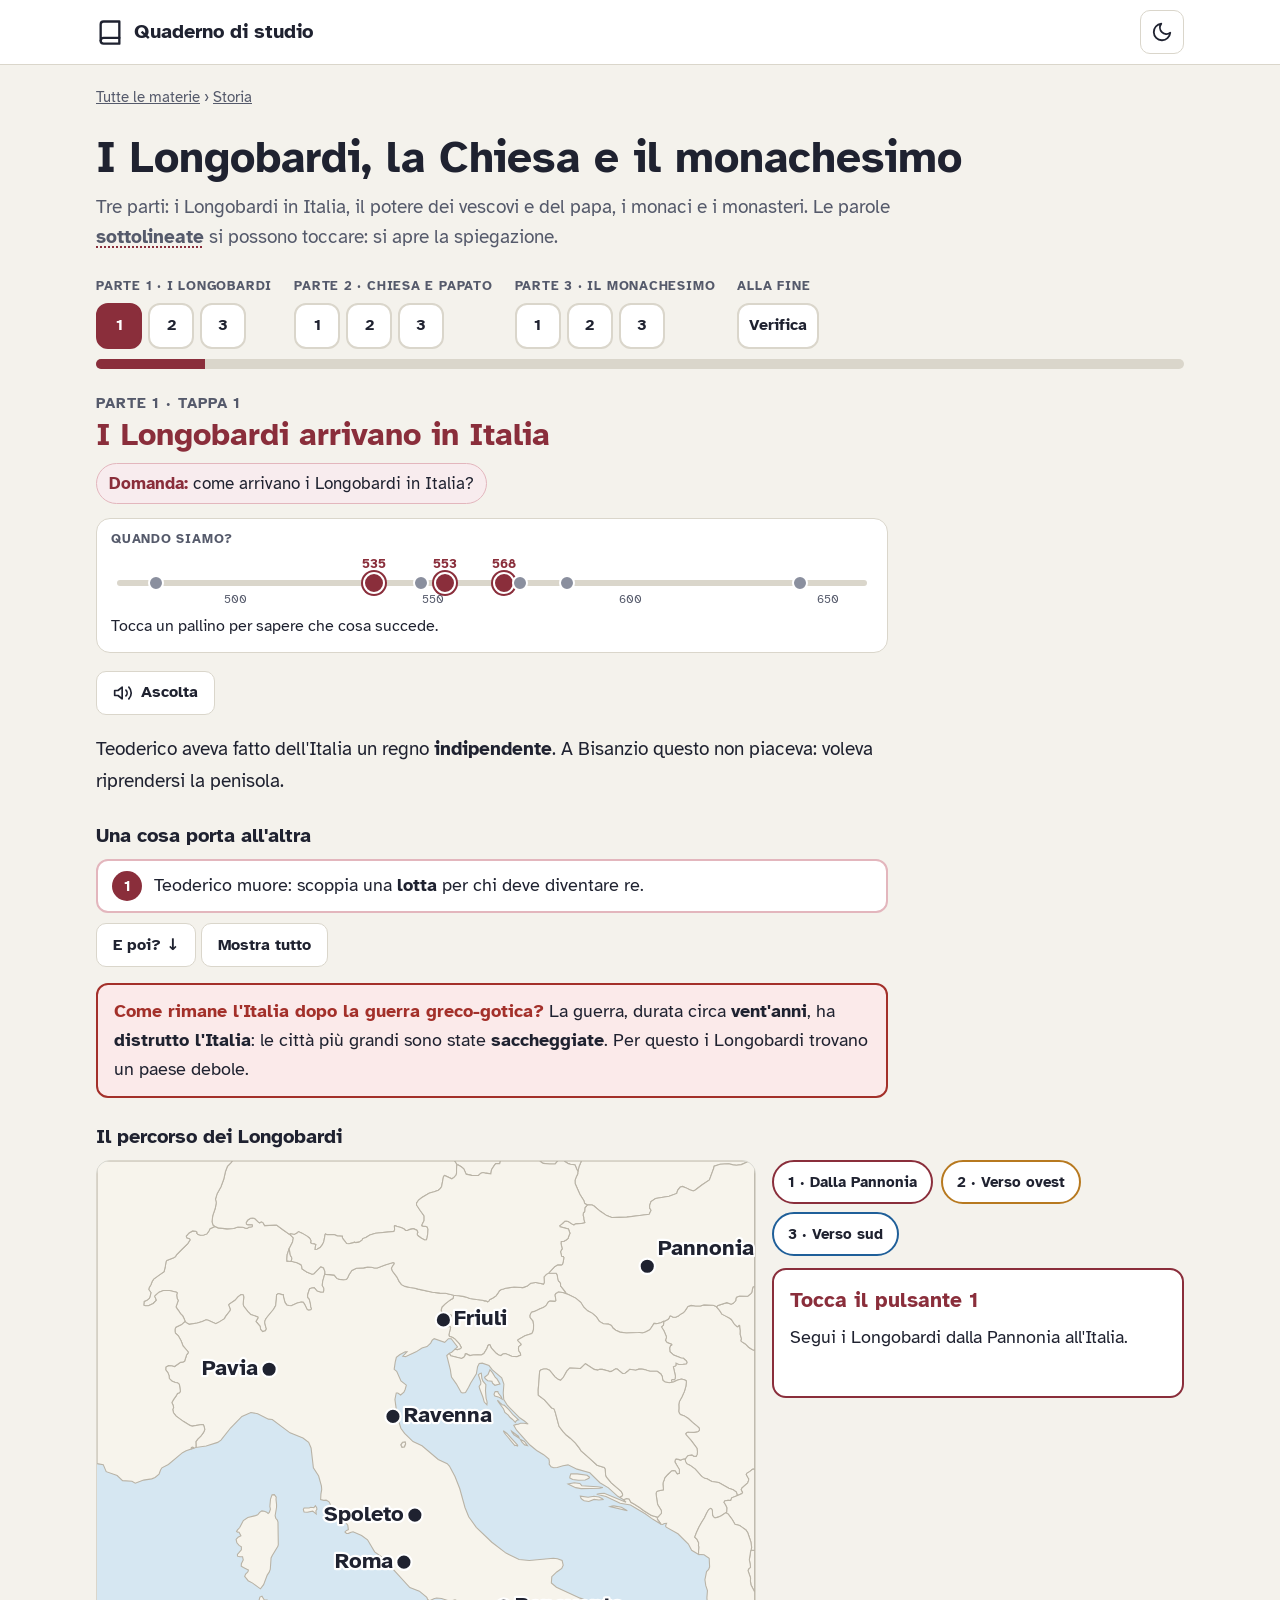
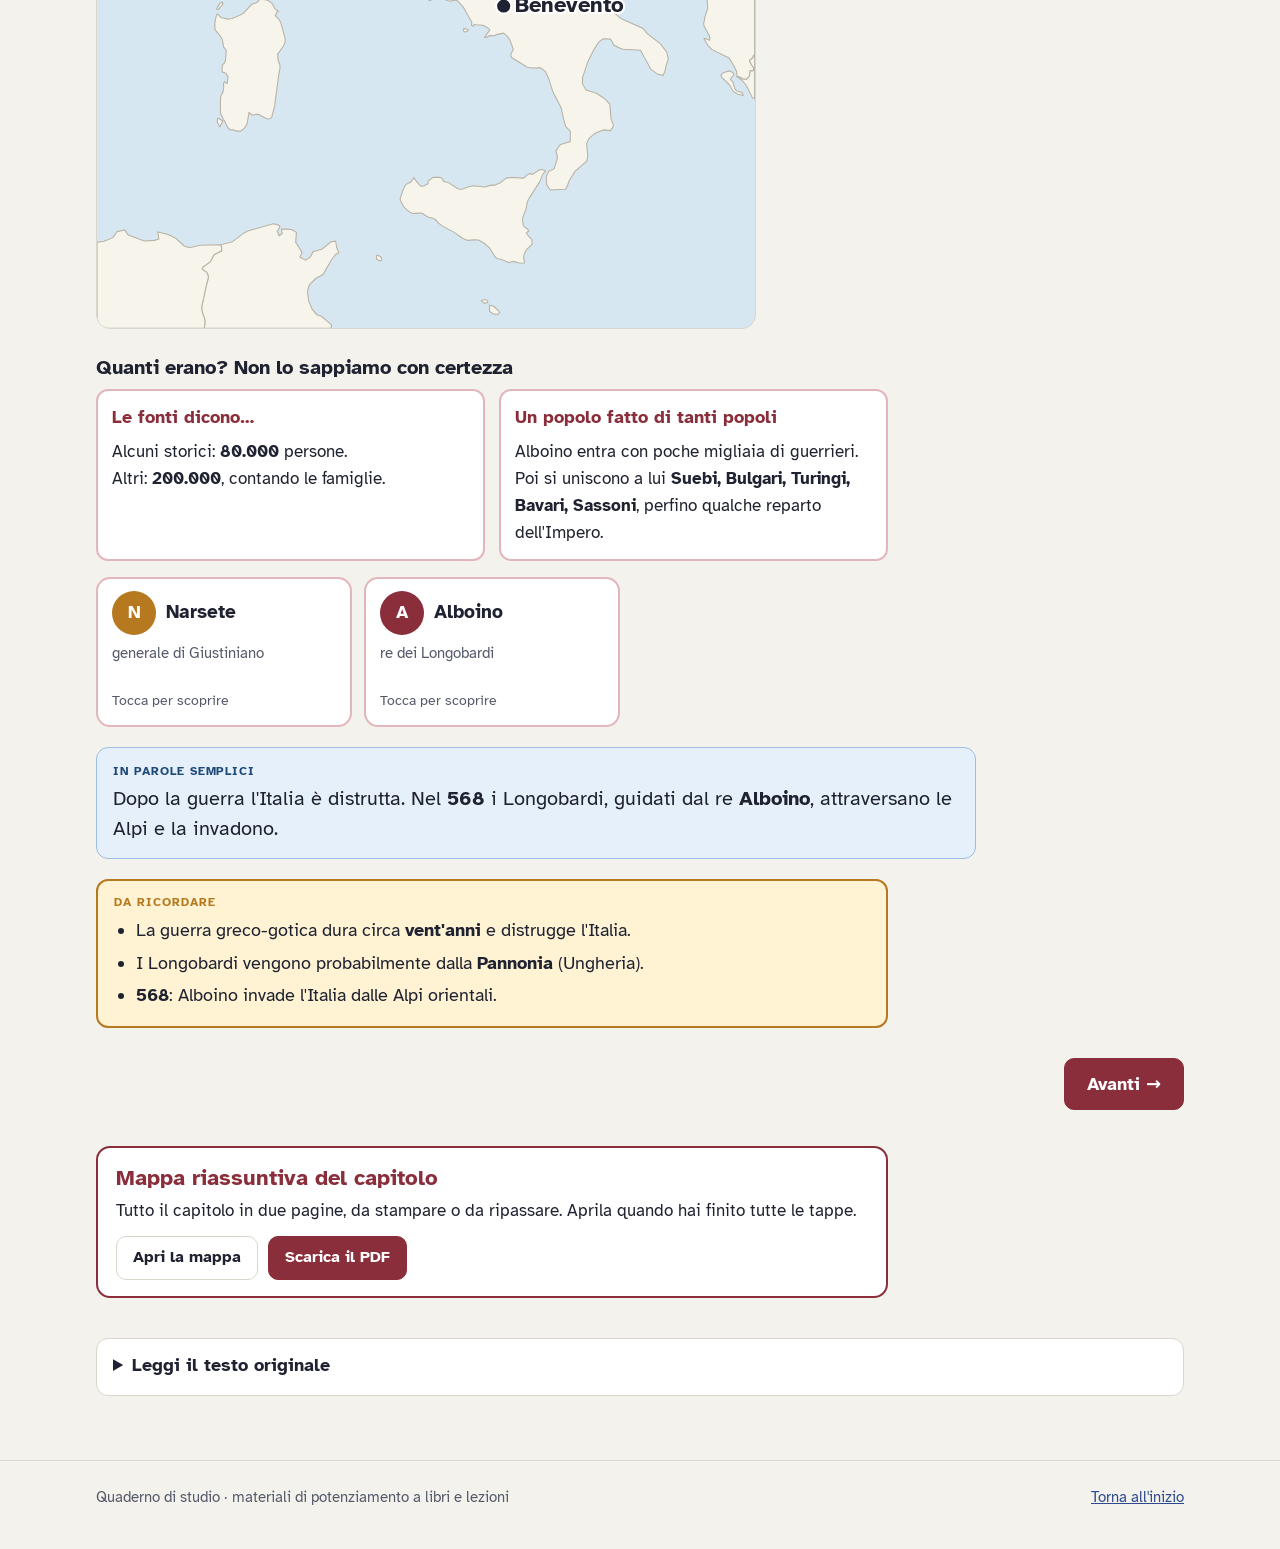
<file: Storia - I Longobardi, la Chiesa e il monachesimo.html>
<!doctype html>
<html lang="it">
<head>
<meta charset="utf-8">
<meta name="viewport" content="width=device-width, initial-scale=1">
<title>I Longobardi, la Chiesa e il monachesimo</title>
<meta name="robots" content="noindex">
<link rel="stylesheet" href="stile.css?v=20261014">
<script src="materiali.js?v=20261014"></script>
<script src="comune.js?v=20261014"></script>
<style>
  :root{--ac:#8A2E3B;--ac-chiaro:#F8ECEE;--ac-bordo:#E3B6BD;--ok:#2F6B2F;--ok-chiaro:#EAF4E8;--no:#A3302A;--no-chiaro:#FBEAEA;--mare:#D6E7F2;--terra:#F7F4EC;--confini:#B9B3A6;--oro:#B7791F;--oro-chiaro:#FFF3D4;--grigio:#8A8F9E}
  @media (prefers-color-scheme:dark){:root:not([data-theme="light"]){--ac:#F09AA8;--ac-chiaro:#2E1C20;--ac-bordo:#6B3440;--ok:#8FCB86;--ok-chiaro:#1C2A1B;--no:#EE9A94;--no-chiaro:#331C1B;--mare:#182533;--terra:#262A35;--confini:#4A5060;--oro:#E0B25A;--oro-chiaro:#2E2717;--grigio:#6B7080}}
  :root[data-theme="dark"]{--ac:#F09AA8;--ac-chiaro:#2E1C20;--ac-bordo:#6B3440;--ok:#8FCB86;--ok-chiaro:#1C2A1B;--no:#EE9A94;--no-chiaro:#331C1B;--mare:#182533;--terra:#262A35;--confini:#4A5060;--oro:#E0B25A;--oro-chiaro:#2E2717;--grigio:#6B7080}

  /* navigazione a tappe, divisa in due parti */
  .parti-nav{display:flex;flex-wrap:wrap;gap:10px 22px;margin:8px 0 10px}
  .gruppo{display:flex;flex-direction:column;gap:6px}
  .gruppo .etich{font-size:13px;font-weight:700;letter-spacing:.06em;text-transform:uppercase;color:var(--tenue)}
  .gruppo .bottoni{display:flex;flex-wrap:wrap;gap:6px}
  .gruppo button{min-width:46px;min-height:46px;border-radius:12px;border:2px solid var(--bordo);background:var(--carta);color:var(--inchiostro);font:inherit;font-weight:700;font-size:16px;cursor:pointer;padding:6px 10px}
  .gruppo button[aria-current="step"]{background:var(--ac);border-color:var(--ac);color:var(--carta)}
  .gruppo button.vista{border-color:var(--ac)}
  .avanzamento{height:10px;border-radius:99px;background:var(--bordo);overflow:hidden;margin:0 0 22px}
  .avanzamento span{display:block;height:100%;background:var(--ac);transition:width .3s}
  .tappa[hidden]{display:none}
  .tappa h2{font-size:clamp(24px,4vw,32px);margin:0 0 6px;color:var(--ac)}
  .tappa .num{font-size:15px;font-weight:700;letter-spacing:.06em;color:var(--tenue);text-transform:uppercase}
  .domanda-guida{display:inline-block;margin:2px 0 14px;padding:6px 12px;border-radius:999px;background:var(--ac-chiaro);border:1px solid var(--ac-bordo);font-size:17px}
  .domanda-guida b{color:var(--ac)}
  .testo{max-width:44em;font-size:19px;line-height:1.7}
  .testo p{margin:0 0 14px}
  .testo ul{margin:0 0 14px;padding-left:24px}
  .testo li{margin:6px 0}
  .strumenti{display:flex;flex-wrap:wrap;gap:10px;margin:0 0 18px}
  .semplice{background:var(--semplice);border:1px solid var(--semplice-bordo);border-radius:12px;padding:14px 16px;margin:20px 0;font-size:20px;line-height:1.5;max-width:44em}
  .semplice .tag,.ricorda .tag{display:flex;align-items:center;gap:6px;font-size:12px;font-weight:700;letter-spacing:.08em;color:var(--semplice-testo);margin-bottom:4px}
  .ricorda{background:var(--oro-chiaro);border:2px solid var(--oro);border-radius:12px;padding:12px 16px;margin:20px 0;max-width:44em}
  .ricorda .tag{color:var(--oro)}
  .ricorda ul{margin:0;padding-left:22px;font-size:18px}
  .ricorda li{margin:4px 0}
  .attenzione{background:var(--no-chiaro);border:2px solid var(--no);border-radius:12px;padding:12px 16px;margin:14px 0;max-width:44em;font-size:18px}
  h3.sotto{font-size:20px;margin:26px 0 8px}
  .aiuto{color:var(--tenue);font-size:16px;margin:-4px 0 10px}
  .navbasso{display:flex;justify-content:space-between;gap:12px;margin:30px 0 10px;flex-wrap:wrap}
  .navbasso .pulsante{min-height:52px;font-size:18px;padding:10px 22px}
  .navbasso .avanti{background:var(--ac);border-color:var(--ac);color:var(--carta)}

  /* parole toccabili */
  button.g{font:inherit;color:inherit;background:none;border:0;padding:0 1px;cursor:pointer;font-weight:700;text-decoration:underline dotted var(--ac) 2px;text-underline-offset:4px;border-radius:4px}
  button.g:hover{background:var(--ac-chiaro)}
  #glossa{position:fixed;left:50%;bottom:16px;transform:translateX(-50%);width:min(560px,calc(100% - 32px));background:var(--carta);border:2px solid var(--ac);border-radius:16px;padding:16px 18px 14px;box-shadow:0 10px 40px rgba(0,0,0,.25);z-index:20}
  #glossa[hidden]{display:none}
  #glossa h3{margin:0 0 4px;color:var(--ac);font-size:22px;padding-right:44px}
  #glossa p{margin:0;font-size:18px;line-height:1.55}
  #glossa .chiudi{position:absolute;top:8px;right:8px;width:44px;height:44px;border-radius:10px;border:1px solid var(--bordo);background:var(--carta);color:var(--inchiostro);cursor:pointer;font-size:22px;line-height:1}

  /* linea del tempo in cima a ogni tappa */
  .tempo{background:var(--carta);border:1px solid var(--bordo);border-radius:14px;padding:10px 14px 12px;margin:0 0 18px;max-width:44em}
  .tempo .tit{font-size:13px;font-weight:700;letter-spacing:.06em;text-transform:uppercase;color:var(--tenue);display:flex;justify-content:space-between;gap:10px;flex-wrap:wrap}
  .tempo .fuori{display:flex;gap:6px;flex-wrap:wrap}
  .tempo .fuori span{font-size:12px;border-radius:999px;padding:1px 8px;background:var(--ac);color:var(--carta);letter-spacing:0;text-transform:none}
  .binario{position:relative;height:58px;margin:4px 6px 0}
  .binario .riga{position:absolute;left:0;right:0;top:26px;height:6px;border-radius:99px;background:var(--bordo)}
  .binario .tacca{position:absolute;top:36px;transform:translateX(-50%);font-size:12px;color:var(--tenue)}
  .binario .pt{position:absolute;top:21px;transform:translateX(-50%);width:16px;height:16px;border-radius:50%;background:var(--grigio);border:2px solid var(--carta);padding:0;cursor:pointer}
  .binario .pt.on{width:22px;height:22px;top:18px;background:var(--ac);box-shadow:0 0 0 2px var(--ac)}
  .binario .lab{position:absolute;top:0;transform:translateX(-50%);font-size:13px;font-weight:700;color:var(--ac);white-space:nowrap}
  .tempo output{display:block;font-size:16px;min-height:24px;margin-top:2px}

  /* catena causa → conseguenza */
  .catena{max-width:44em;margin:10px 0 16px}
  .anello{display:flex;gap:12px;align-items:flex-start;background:var(--carta);border:2px solid var(--ac-bordo);border-radius:12px;padding:10px 14px;font-size:18px}
  .anello .n{flex:none;width:30px;height:30px;border-radius:50%;background:var(--ac);color:var(--carta);display:grid;place-items:center;font-weight:700;font-size:15px}
  .anello.fine{border-color:var(--ac);background:var(--ac-chiaro)}
  .giu{display:flex;align-items:center;gap:8px;padding:2px 0 2px 20px;color:var(--ac);font-style:italic;font-weight:700;font-size:15px;min-height:34px}
  .catena .poi{margin-top:10px}
  .anello[hidden],.giu[hidden]{display:none}

  /* personaggi */
  .personaggi{display:grid;grid-template-columns:repeat(auto-fill,minmax(210px,1fr));gap:12px;margin:10px 0 16px;max-width:44em}
  .pers{display:flex;flex-direction:column;gap:6px;text-align:left;min-height:150px;border-radius:14px;border:2px solid var(--ac-bordo);background:var(--carta);color:var(--inchiostro);font:inherit;cursor:pointer;padding:12px 14px}
  .pers .faccia{display:flex;align-items:center;gap:10px}
  .pers .ini{flex:none;width:44px;height:44px;border-radius:50%;display:grid;place-items:center;font-weight:700;font-size:18px;color:#fff}
  .pers b{font-size:19px;line-height:1.2}
  .pers .ruolo{font-size:15px;color:var(--tenue)}
  .pers .dopo{display:none;font-size:17px;line-height:1.45}
  .pers .gira{margin-top:auto;font-size:14px;color:var(--tenue)}
  .pers[aria-pressed="true"]{border-color:var(--ac);background:var(--ac-chiaro)}
  .pers[aria-pressed="true"] .dopo{display:block}
  .pers[aria-pressed="true"] .ruolo{display:none}

  /* confronti */
  .confronto{display:grid;grid-template-columns:repeat(2,minmax(0,1fr));gap:14px;margin:6px 0 16px;max-width:44em}
  .confronto.tre{grid-template-columns:repeat(3,minmax(0,1fr))}
  @media (max-width:640px){.confronto,.confronto.tre{grid-template-columns:1fr}}
  .scatola{background:var(--carta);border:2px solid var(--ac-bordo);border-radius:12px;padding:12px 14px}
  .scatola h4{margin:0 0 6px;font-size:18px;color:var(--ac)}
  .scatola p{margin:0;font-size:17px}
  .scatola ul{margin:0;padding-left:20px;font-size:17px}
  .scatola.verde{border-color:var(--ok)} .scatola.verde h4{color:var(--ok)}
  .scatola.rossa{border-color:var(--no)} .scatola.rossa h4{color:var(--no)}
  .bollo{display:inline-block;font-size:13px;font-weight:700;border-radius:999px;padding:2px 10px;margin-bottom:6px}
  .bollo.si{background:var(--ok-chiaro);color:var(--ok);border:1px solid var(--ok)}
  .bollo.no{background:var(--no-chiaro);color:var(--no);border:1px solid var(--no)}

  /* carte che si girano (teorie) */
  .carte{display:grid;grid-template-columns:repeat(3,minmax(0,1fr));gap:12px;margin:10px 0 16px;max-width:44em}
  @media (max-width:640px){.carte{grid-template-columns:1fr}}
  .carta{min-height:150px;border-radius:14px;border:2px solid var(--ac-bordo);background:var(--carta);color:var(--inchiostro);font:inherit;cursor:pointer;padding:12px 14px;text-align:left;display:flex;flex-direction:column;gap:6px}
  .carta .q{font-size:19px;font-weight:700;color:var(--ac)}
  .carta .dopo{display:none;font-size:17px}
  .carta .gira{margin-top:auto;font-size:14px;color:var(--tenue)}
  .carta[aria-pressed="true"]{background:var(--no-chiaro);border-color:var(--no)}
  .carta[aria-pressed="true"] .dopo{display:block}
  .carta[aria-pressed="true"] .prima{display:none}

  /* cartine */
  .cartina-box{display:grid;grid-template-columns:minmax(0,1.6fr) minmax(0,1fr);gap:16px;align-items:start;margin:10px 0 16px}
  @media (max-width:820px){.cartina-box{grid-template-columns:1fr}}
  .cartina{width:100%;height:auto;border-radius:14px;border:1px solid var(--bordo);background:var(--mare);display:block}
  .cartina .terra{fill:var(--terra);stroke:var(--confini);stroke-width:1}
  .cartina .terra.acc{fill:var(--ac-chiaro);stroke:var(--ac)}
  .cartina .luogo circle{fill:#1F2230;stroke:#fff;stroke-width:2}
  .cartina text{font:700 20px "Atkinson",system-ui,sans-serif;fill:#1F2230;paint-order:stroke;stroke:#fff;stroke-width:4px;stroke-linejoin:round}
  .cartina .tratto{fill:none;stroke-width:6;stroke-linecap:round}
  .cartina .tratto.anim{stroke-dasharray:var(--l);stroke-dashoffset:var(--l);animation:disegna 1.2s ease forwards}
  @keyframes disegna{to{stroke-dashoffset:0}}
  .cartina .pin{cursor:pointer;outline:none}
  .cartina .pin circle{stroke:#fff;stroke-width:3}
  .cartina .pin.attivo circle,.cartina .pin:focus-visible circle{stroke:#1F2230;stroke-width:4}
  .cartina .fascia{fill:rgba(122,78,143,.22);stroke:#7A4E8F;stroke-width:2;stroke-dasharray:6 5}
  .info-mappa{background:var(--carta);border:2px solid var(--zona,var(--ac));border-radius:14px;padding:14px 16px;min-height:130px}
  .info-mappa h4{margin:0 0 2px;color:var(--zona,var(--ac));font-size:21px}
  .info-mappa .area{font-size:13px;font-weight:700;color:var(--tenue);text-transform:uppercase;letter-spacing:.05em}
  .info-mappa p{margin:6px 0 0;font-size:18px}
  .passi{display:flex;flex-wrap:wrap;gap:8px;margin:0 0 12px}
  .passi button,.scelte-chip button{min-height:44px;border-radius:999px;border:2px solid var(--zona,var(--bordo));background:var(--carta);color:var(--inchiostro);font:inherit;font-size:15px;font-weight:700;padding:4px 14px;cursor:pointer}
  .passi button[aria-pressed="true"],.scelte-chip button[aria-pressed="true"]{background:var(--zona,var(--inchiostro));border-color:var(--zona,var(--inchiostro));color:#fff}
  .scelte-chip{display:flex;flex-wrap:wrap;gap:6px;margin-top:12px}

  /* insegne */
  .insegne{display:grid;grid-template-columns:repeat(5,minmax(0,1fr));gap:8px;margin:10px 0 10px;max-width:44em}
  @media (max-width:560px){.insegne{grid-template-columns:repeat(3,minmax(0,1fr))}}
  .insegne button{display:flex;flex-direction:column;align-items:center;gap:4px;min-height:104px;border-radius:12px;border:2px solid var(--oro);background:var(--carta);color:var(--inchiostro);font:inherit;font-size:15px;font-weight:700;cursor:pointer;padding:8px 4px}
  .insegne button svg{width:48px;height:48px;color:var(--oro)}
  .insegne button[aria-pressed="true"]{background:var(--oro-chiaro)}
  .box-info{background:var(--carta);border:2px solid var(--oro);border-radius:12px;padding:12px 14px;max-width:44em;min-height:72px;font-size:18px}

  /* ciclo */
  .ciclo-box{display:grid;grid-template-columns:minmax(0,1fr) minmax(0,1fr);gap:16px;align-items:center;max-width:44em;margin:10px 0 16px}
  @media (max-width:640px){.ciclo-box{grid-template-columns:1fr}}
  .ciclo{width:100%;max-width:360px;height:auto;display:block;margin:0 auto}
  .ciclo .nodo-c rect{fill:var(--carta);stroke:var(--ac-bordo);stroke-width:2}
  .ciclo .nodo-c.on rect{fill:var(--ac);stroke:var(--ac)}
  .ciclo .nodo-c text{font:700 14px "Atkinson",system-ui,sans-serif;fill:var(--inchiostro)}
  .ciclo .nodo-c.on text{fill:var(--carta)}
  .ciclo .freccia-c{fill:none;stroke:var(--ac);stroke-width:3}

  /* puntini e proporzioni */
  .puntini{display:grid;grid-template-columns:repeat(20,1fr);gap:4px;max-width:440px;margin:10px 0}
  .puntini i{aspect-ratio:1;border-radius:50%;background:var(--bordo);display:block}
  .puntini i.got{background:var(--ac)}
  .legenda-p{display:flex;flex-wrap:wrap;gap:6px 18px;font-size:16px}
  .legenda-p span{display:inline-flex;align-items:center;gap:6px}
  .legenda-p i{width:14px;height:14px;border-radius:50%;display:inline-block}
  .omini{display:flex;flex-wrap:wrap;gap:4px;max-width:440px;margin:8px 0}
  .omini svg{width:30px;height:30px;color:var(--ac);transition:opacity .4s}
  .omini svg.via{opacity:.15}
  .terre{display:grid;gap:10px;max-width:44em;margin:10px 0}
  .barra-terra{display:flex;height:46px;border-radius:10px;overflow:hidden;border:2px solid var(--bordo)}
  .barra-terra div{display:grid;place-items:center;font-size:14px;font-weight:700;color:#fff;border-right:2px dashed rgba(255,255,255,.7)}
  .barra-terra div:last-child{border-right:0}

  /* eliminazioni */
  .regni{display:flex;flex-wrap:wrap;gap:8px;margin:10px 0}
  .regni span{display:inline-flex;align-items:center;min-height:40px;padding:4px 12px;border-radius:10px;border:2px solid var(--ac-bordo);background:var(--carta);font-weight:700;font-size:16px;transition:all .3s}
  .regni span.out{text-decoration:line-through;opacity:.45;border-style:dashed}
  .regni span.salvo{background:var(--ok-chiaro);border-color:var(--ok);color:var(--ok)}

  /* verifica */
  .domanda{background:var(--carta);border:1px solid var(--bordo);border-radius:12px;padding:14px 16px;margin:0 0 12px;max-width:44em}
  .domanda p{margin:0 0 10px;font-size:19px}
  .vf{display:flex;gap:10px;flex-wrap:wrap}
  .vf button{min-width:110px;min-height:48px;border-radius:10px;border:2px solid var(--bordo);background:var(--fondo);color:var(--inchiostro);font:inherit;font-weight:700;cursor:pointer}
  .vf button.giusta{background:var(--ok-chiaro);border-color:var(--ok)}
  .vf button.sbagliata{background:var(--no-chiaro);border-color:var(--no)}
  .spiega{margin-top:10px;font-size:17px;border-radius:8px;padding:8px 12px}
  .spiega.ok{background:var(--ok-chiaro)} .spiega.no{background:var(--no-chiaro)}
  .ordina{display:grid;gap:8px;max-width:44em}
  .ordina button{display:flex;align-items:center;gap:12px;text-align:left;min-height:52px;border-radius:12px;border:2px solid var(--bordo);background:var(--carta);color:var(--inchiostro);font:inherit;font-size:18px;padding:8px 12px;cursor:pointer}
  .ordina button .pos{flex:none;width:32px;height:32px;border-radius:50%;border:2px dashed var(--bordo);display:grid;place-items:center;font-weight:700}
  .ordina button.fatto{border-color:var(--ok);background:var(--ok-chiaro);cursor:default}
  .ordina button.fatto .pos{background:var(--ok);border:0;color:#fff}
  .ordina button.errore{animation:scuoti .35s;border-color:var(--no)}
  @keyframes scuoti{25%{transform:translateX(-6px)}75%{transform:translateX(6px)}}
  .abbina{display:grid;grid-template-columns:auto 1fr;gap:10px 14px;align-items:center;max-width:44em}
  .abbina label{font-weight:700;font-size:18px}
  .abbina select{min-height:48px;font:inherit;font-size:17px;border-radius:10px;border:2px solid var(--bordo);background:var(--carta);color:var(--inchiostro);padding:4px 8px;max-width:100%}
  .abbina select.ok{border-color:var(--ok);background:var(--ok-chiaro)} .abbina select.no{border-color:var(--no);background:var(--no-chiaro)}
  @media (max-width:560px){.abbina{grid-template-columns:1fr}}
  .smista{max-width:44em}
  .smista .carta-s{background:var(--carta);border:2px solid var(--ac);border-radius:12px;padding:12px 14px;font-size:19px;font-weight:700;margin:6px 0 10px;min-height:56px}
  .smista .lati{display:flex;gap:10px;flex-wrap:wrap}
  .smista .lati button{flex:1;min-width:140px;min-height:52px;border-radius:12px;border:2px solid var(--bordo);background:var(--fondo);color:var(--inchiostro);font:inherit;font-weight:700;font-size:18px;cursor:pointer}
  .punteggio{font-size:22px;font-weight:700;margin:16px 0}
  details.originale{margin:40px 0 0;background:var(--carta);border:1px solid var(--bordo);border-radius:12px;padding:12px 16px}
  details.originale summary{cursor:pointer;font-weight:700;min-height:32px}
  details.originale h3{margin:18px 0 6px}
  details.originale p{font-size:17px;line-height:1.6}
  /* strumenti di questa pagina */
  .detective{max-width:44em;margin:10px 0 16px;display:grid;gap:10px;justify-items:start}
  .indizio,.deduzione{border-radius:12px;padding:12px 16px;font-size:18px;width:100%}
  .indizio{background:var(--carta);border:2px dashed var(--ac)}
  .deduzione{background:var(--ok-chiaro);border:2px solid var(--ok)}
  .deduzione[hidden]{display:none}
  .indizio .tag,.deduzione .tag{display:block;font-size:12px;font-weight:700;letter-spacing:.08em;margin-bottom:4px;color:var(--ac)}
  .deduzione .tag{color:var(--ok)}
  .mura-box{display:grid;grid-template-columns:minmax(0,1.3fr) minmax(0,1fr);gap:16px;align-items:center;max-width:44em;margin:10px 0 16px}
  @media (max-width:640px){.mura-box{grid-template-columns:1fr}}
  .mura{width:100%;height:auto;background:var(--carta);border:1px solid var(--bordo);border-radius:14px}
  .mura text{font-family:"Atkinson",system-ui,sans-serif}
  .numeri-mura{display:grid;gap:8px}
  .numeri-mura div{border:2px solid var(--oro);background:var(--oro-chiaro);border-radius:12px;padding:8px 12px;font-size:16px;line-height:1.35}
  .numeri-mura b{display:block;font-family:"Cinzel",Georgia,serif;font-size:26px;color:var(--oro)}
  .bilancia{display:grid;grid-template-columns:1fr 1fr;gap:14px;max-width:44em;margin:10px 0 16px;position:relative;padding-top:34px}
  .bilancia::before{content:"";position:absolute;top:10px;left:20%;right:20%;height:6px;border-radius:3px;background:var(--tenue);transform:rotate(4deg)}
  .bilancia::after{content:"";position:absolute;top:0;left:calc(50% - 10px);width:20px;height:20px;border-radius:50%;background:var(--tenue)}
  @media (max-width:560px){.bilancia{grid-template-columns:1fr}.bilancia::before,.bilancia::after{display:none}.bilancia{padding-top:0}}
  .piatto{border-radius:14px;padding:12px 16px;border:2px solid}
  .piatto h4{margin:0 0 6px;font-size:19px}
  .piatto ul{margin:0;padding-left:20px;font-size:17px}
  .piatto.verde{border-color:var(--ok);background:var(--ok-chiaro)} .piatto.verde h4{color:var(--ok)}
  .piatto.rosso{border-color:var(--no);background:var(--no-chiaro);margin-top:24px} .piatto.rosso h4{color:var(--no)}
  .azzurri{color:#1F5F99} .verdi{color:#2F6B2F}
  .cartina .terra{stroke-width:calc(1px * var(--k,1))} .cartina text{font-size:calc(20px * var(--k,1))} .cartina .tratto{stroke-width:calc(6px * var(--k,1))} .cartina .luogo circle{stroke-width:calc(2px * var(--k,1))}
  .domanda .risp-mod{margin-top:10px;padding:10px 14px;border-radius:10px;background:var(--ok-chiaro);border:2px solid var(--ok);font-size:18px;line-height:1.55}
  .domanda .risp-mod[hidden]{display:none}
  .domanda>button{min-height:44px;padding:6px 14px;border-radius:10px;border:2px solid var(--bordo);background:var(--fondo);color:var(--inchiostro);font:inherit;font-weight:700;cursor:pointer}
  .aiuto{color:var(--tenue);font-size:16px}
  .piramide{display:grid;gap:6px;max-width:44em;margin:10px 0 16px;justify-items:center}
  .piramide>div{border-radius:10px;padding:10px 14px;text-align:center;font-size:17px;color:#fff}
  .piramide b{display:block;font-size:19px}
  .icone{display:grid;grid-template-columns:repeat(auto-fill,minmax(150px,1fr));gap:10px;max-width:44em;margin:10px 0 16px}
  .icone button{display:flex;flex-direction:column;align-items:center;gap:6px;min-height:110px;padding:10px 8px;border-radius:12px;border:2px solid var(--ac-bordo);background:var(--carta);color:var(--inchiostro);font:inherit;font-weight:700;font-size:16px;cursor:pointer;text-align:center}
  .icone button .num-g{width:40px;height:40px;border-radius:50%;display:grid;place-items:center;background:var(--ac);color:var(--carta);font-size:20px}
  .icone button[aria-pressed="true"]{background:var(--ac-chiaro);border-color:var(--ac)}
  .palinsesto{position:relative;max-width:30em;min-height:200px;border-radius:12px;background:#EFE3C8;border:2px solid #C9B27A;padding:16px 18px;font-family:Georgia,serif;font-size:19px;line-height:1.6;color:#3A2A10;overflow:hidden}
  .palinsesto .vecchio,.palinsesto .nuovo{position:absolute;inset:16px 18px;transition:opacity .8s}
  .palinsesto .vecchio{font-style:italic}
  .palinsesto .nuovo{top:96px !important}
  .palinsesto.raschiato .vecchio{opacity:.14}
  .palinsesto .nuovo{opacity:0;font-weight:700;color:#5A1A10}
  .palinsesto.riscritto .nuovo{opacity:1}
  .palinsesto.luce .vecchio{opacity:.75;color:#1F5F99}
  .numeri{display:grid;grid-template-columns:repeat(2,minmax(0,1fr));gap:12px;max-width:44em}
  .numeri div{border:2px solid var(--ac-bordo);border-radius:12px;padding:10px 14px;background:var(--carta);font-size:18px}
  .numeri b{display:block;font-size:26px;font-family:"Cinzel",Georgia,serif;color:var(--ac);word-break:break-all}
  .profeti{display:flex;flex-wrap:wrap;align-items:center;gap:6px;max-width:44em;margin:10px 0 16px}
  .profeti span{border-radius:10px;padding:8px 12px;border:2px solid var(--ac-bordo);background:var(--carta);font-weight:700}
  .profeti span.ultimo{background:var(--ac);color:var(--carta);border-color:var(--ac)}
  .profeti i{font-style:normal;color:var(--ac);font-weight:700}
  #corpus .carta[aria-pressed="true"]{background:var(--ok-chiaro);border-color:var(--ok)}
</style>
</head>
<body>
<header id="testata"></header>
<main class="contenitore">
  <p class="briciole"><a href="index.html">Tutte le materie</a> › <a href="materia.html?m=storia">Storia</a></p>
  <h1>I Longobardi, la Chiesa e il monachesimo</h1>
  <p class="sottotitolo">Tre parti: i Longobardi in Italia, il potere dei vescovi e del papa, i monaci e i monasteri. Le parole <b style="text-decoration:underline dotted var(--ac) 2px;text-underline-offset:4px">sottolineate</b> si possono toccare: si apre la spiegazione.</p>

  <nav class="parti-nav" id="percorso" aria-label="Tappe"></nav>
  <div class="avanzamento" aria-hidden="true"><span id="barra"></span></div>

  <!-- ================= PARTE 1 · TAPPA 1 ================= -->
  <section class="tappa" data-parte="1" data-titolo="I Longobardi arrivano in Italia">
    <div class="num">Parte 1 · Tappa 1</div>
    <h2>I Longobardi arrivano in Italia</h2>
    <div class="domanda-guida"><b>Domanda:</b> come arrivano i Longobardi in Italia?</div>
    <div class="tempo" data-anni="535,553,568"></div>
    <div class="strumenti"><button class="pulsante ascolta" type="button">Ascolta</button></div>
    <div class="testo leggibile">
      <p>Teoderico aveva fatto dell'Italia un regno <b>indipendente</b>. A Bisanzio questo non piaceva: voleva riprendersi la penisola.</p>
    </div>
    <h3 class="sotto">Una cosa porta all'altra</h3>
    <div class="catena" data-catena="arrivo"></div>
    <div class="attenzione"><b style="color:var(--no)">Come rimane l'Italia dopo la guerra greco-gotica?</b> La guerra, durata circa <b>vent'anni</b>, ha <b>distrutto l'Italia</b>: le città più grandi sono state <b>saccheggiate</b>. Per questo i Longobardi trovano un paese debole.</div>
    <h3 class="sotto">Il percorso dei Longobardi</h3>
    <div class="cartina-box">
      <svg class="cartina" id="mappa-arrivo" role="img" aria-label="Cartina: i Longobardi entrano in Italia"></svg>
      <div><div class="passi" id="passi-arrivo"></div><div class="info-mappa" id="info-arrivo" aria-live="polite"><h4>Tocca il pulsante 1</h4><p>Segui i Longobardi dalla Pannonia all'Italia.</p></div></div>
    </div>
    <h3 class="sotto">Quanti erano? Non lo sappiamo con certezza</h3>
    <div class="confronto">
      <div class="scatola"><h4>Le fonti dicono…</h4><p>Alcuni storici: <b>80.000</b> persone.<br>Altri: <b>200.000</b>, contando le famiglie.</p></div>
      <div class="scatola"><h4>Un popolo fatto di tanti popoli</h4><p>Alboino entra con poche migliaia di guerrieri. Poi si uniscono a lui <b>Suebi, Bulgari, Turingi, Bavari, Sassoni</b>, perfino qualche reparto dell'Impero.</p></div>
    </div>
    <div class="personaggi" data-pers="narsete,alboino"></div>
    <div class="semplice"><span class="tag">IN PAROLE SEMPLICI</span>Dopo la guerra l'Italia è distrutta. Nel <b>568</b> i Longobardi, guidati dal re <b>Alboino</b>, attraversano le Alpi e la invadono.</div>
    <div class="ricorda"><span class="tag">DA RICORDARE</span><ul><li>La guerra greco-gotica dura circa <b>vent'anni</b> e distrugge l'Italia.</li><li>I Longobardi vengono probabilmente dalla <b>Pannonia</b> (Ungheria).</li><li><b>568</b>: Alboino invade l'Italia dalle Alpi orientali.</li></ul></div>
  </section>

  <!-- ================= PARTE 1 · TAPPA 2 ================= -->
  <section class="tappa" data-parte="1" data-titolo="Da bande di guerrieri a popolo" hidden>
    <div class="num">Parte 1 · Tappa 2</div>
    <h2>Da bande di guerrieri a popolo</h2>
    <div class="domanda-guida"><b>Domanda:</b> dove si trova il palatium del re longobardo?</div>
    <div class="tempo" data-anni="568,572,584"></div>
    <div class="strumenti"><button class="pulsante ascolta" type="button">Ascolta</button></div>
    <div class="testo leggibile">
      <p>All'inizio i Longobardi hanno poco in comune: soprattutto il <b>nome</b> e la venerazione per il re <b>Alboino</b>. Si stabiliscono spesso con la <b>violenza</b>. L'Impero d'Oriente è impegnato contro i Persiani e difende solo <b>Ravenna</b> e <b>Roma</b>.</p>
    </div>
    <div class="catena" data-catena="popolo"></div>
    <h3 class="sotto">I due strumenti per unire il popolo</h3>
    <div class="confronto">
      <div class="scatola"><h4>1. La religione</h4><p>Prima c'erano <b>pagani</b> (veneravano vipere e alberi sacri), <b>cattolici</b> e <b>ariani</b>. Poi i re vietano l'arianesimo: l'unica religione ammessa è quella <b>cattolica</b>, con il culto di <b>San Michele</b>.</p></div>
      <div class="scatola"><h4>2. La politica</h4><p>Il re riorganizza la corte e crea il <button class="g" data-g="palatium">palatium</button>, il palazzo reale, nella capitale <b>Pavia</b>.</p></div>
    </div>
    <div class="attenzione" style="background:var(--semplice);border-color:var(--semplice-bordo)"><b>Che cosa dicono gli storici?</b> Una volta si pensava che i Longobardi si fossero <b>integrati</b> con gli Italiani. Oggi gli storici pensano che proprio in quel momento sia <b>nato il popolo longobardo</b>: prima era solo un miscuglio di popoli.</div>
    <div class="testo leggibile"><p>Nell'VIII secolo i re vengono chiamati <b>re d'Italia</b>, non più re dei Longobardi. Nel Sud, invece, i Longobardi restano tali per circa <b>500 anni</b>, nel Ducato di Benevento.</p></div>
    <div class="semplice"><span class="tag">IN PAROLE SEMPLICI</span>I re longobardi trasformano bande di guerrieri in un <b>popolo</b>: una sola religione (cattolica) e un palazzo del re a <b>Pavia</b>, il palatium.</div>
    <div class="ricorda"><span class="tag">DA RICORDARE</span><ul><li><b>572</b>: Alboino ucciso → nascono i ducati di <b>Spoleto</b> e <b>Benevento</b>.</li><li><b>584</b>: gli arimanni eleggono re <b>Autari</b> a Pavia.</li><li><b>Palatium</b> = palazzo reale, a <b>Pavia</b>.</li></ul></div>
  </section>

  <!-- ================= PARTE 1 · TAPPA 3 ================= -->
  <section class="tappa" data-parte="1" data-titolo="La società longobarda e l'Editto di Rotari" hidden>
    <div class="num">Parte 1 · Tappa 3</div>
    <h2>La società longobarda e l'Editto di Rotari</h2>
    <div class="domanda-guida"><b>Domanda:</b> com'era organizzata la società prima di Rotari? Chi erano i gastaldi?</div>
    <div class="tempo" data-anni="643"></div>
    <div class="strumenti"><button class="pulsante ascolta" type="button">Ascolta</button></div>
    <div class="testo leggibile">
      <p>Prima dell'Editto di Rotari la società longobarda è organizzata in modo <b>semplice</b>. Il potere è degli <button class="g" data-g="arimanni">arimanni</button>, gli uomini liberi, organizzati in <button class="g" data-g="fare">fare</button>.</p>
    </div>
    <h3 class="sotto">Chi c'è nella società longobarda</h3>
    <div class="piramide">
      <div style="background:#8A2E3B;width:min(260px,70%)"><b>Duca</b>guida la fara</div>
      <div style="background:#1F5F99;width:min(400px,84%)"><b>Arimanni</b>uomini liberi, guerrieri: hanno il potere</div>
      <div style="background:#B7791F;width:min(520px,94%)"><b>Aldii</b>semiliberi: agricoltura, allevamento, artigianato</div>
      <div style="background:#5A5F6E;width:100%"><b>Servi</b>lavorano per gli altri</div>
    </div>
    <div class="confronto">
      <div class="scatola"><h4>La fara</h4><p>Un gruppo di <b>famiglie parenti tra loro</b> (consanguinee), guidato da un <b>duca</b>.</p></div>
      <div class="scatola"><h4>Che cosa conta</h4><p>L'attività più importante è la <b>guerra</b>. Agricoltura molto semplice; si allevano soprattutto <b>maiali</b>. Questi lavori sono considerati meno importanti.</p></div>
    </div>
    <h3 class="sotto">Prima e dopo l'Editto di Rotari (643)</h3>
    <p class="aiuto">Tocca una carta per girarla.</p>
    <div class="carte" id="rotari"></div>
    <div class="semplice"><span class="tag">IN PAROLE SEMPLICI</span>Prima comandano i guerrieri liberi (arimanni), divisi in gruppi di famiglie (fare). Nel <b>643</b> il re Rotari scrive le <b>leggi</b> in latino. I <b>gastaldi</b> sono i funzionari del re, pagati con le tasse.</div>
    <div class="ricorda"><span class="tag">DA RICORDARE</span><ul><li>Prima di Rotari: <b>arimanni</b> in <b>fare</b> guidate da un <b>duca</b>; <b>aldii</b> e <b>servi</b> lavorano.</li><li><b>643</b>: Editto di Rotari, in <b>latino</b>: denaro al posto della faida.</li><li><b>Gastaldi</b> = funzionari del re, pagati dal <b>fisco</b> del re.</li></ul></div>
  </section>

  <!-- ================= PARTE 2 · TAPPA 1 ================= -->
  <section class="tappa" data-parte="2" data-titolo="L'Italia divisa: Langobardia e Romania" hidden>
    <div class="num">Parte 2 · Tappa 1</div>
    <h2>L'Italia divisa: Langobardia e Romania</h2>
    <div class="domanda-guida"><b>Domanda:</b> come si divide l'Italia nel VII secolo?</div>
    <div class="tempo" data-anni=""></div>
    <div class="strumenti"><button class="pulsante ascolta" type="button">Ascolta</button></div>
    <div class="testo leggibile">
      <p>Dalla Seconda guerra punica l'Italia era sempre stata <b>unita</b>. Nel <button class="g" data-g="secolo">VII secolo</button> si divide in tanti piccoli Stati.</p>
    </div>
    <p class="aiuto">Tocca un pallino o un nome.</p>
    <div class="cartina-box">
      <svg class="cartina" id="mappa-italia" role="img" aria-label="Cartina dell'Italia divisa"></svg>
      <div><div class="info-mappa" id="info-italia" aria-live="polite"><h4>Tocca un pallino</h4><p><b style="color:#8A2E3B">Rosso</b> = Langobardia · <b style="color:#1F5F99">blu</b> = Romania · <b style="color:#B7791F">oro</b> = Roma</p></div><div class="scelte-chip" id="chip-italia"></div></div>
    </div>
    <div class="confronto">
      <div class="scatola"><h4 style="color:#8A2E3B">Langobardia</h4><p>Nord e centro, circa <b>30 ducati</b>. I più grandi: <b>Friuli</b>, <b>Spoleto</b>, <b>Benevento</b>.</p></div>
      <div class="scatola"><h4 style="color:#1F5F99">Romania</h4><p>Le coste dell'<b>Impero d'Oriente</b>: Esarcato (Romagna), Pentapoli (Marche), Puglia, Calabria, Sicilia, Sardegna.</p></div>
    </div>
    <div class="semplice"><span class="tag">IN PAROLE SEMPLICI</span>L'Italia è divisa: i <b>Longobardi</b> all'interno, l'<b>Impero d'Oriente</b> sulle coste, e <b>Roma</b> governata dal papa.</div>
    <div class="ricorda"><span class="tag">DA RICORDARE</span><ul><li><b>Langobardia</b> = terre dei Longobardi.</li><li><b>Romania</b> = terre dell'Impero d'Oriente (la Romagna prende il nome da qui).</li><li><b>Roma</b> = città indipendente, governata dal papa.</li></ul></div>
  </section>

  <!-- ================= PARTE 2 · TAPPA 2 ================= -->
  <section class="tappa" data-parte="2" data-titolo="Il vescovo, capo della città" hidden>
    <div class="num">Parte 2 · Tappa 2</div>
    <h2>Il vescovo, capo della città</h2>
    <div class="domanda-guida"><b>Domanda:</b> da chi erano eletti i vescovi? Che ruolo avevano nelle città?</div>
    <div class="tempo" data-anni=""></div>
    <div class="strumenti"><button class="pulsante ascolta" type="button">Ascolta</button></div>
    <div class="testo leggibile">
      <p>Con la crisi dell'Impero, nelle città italiane l'autorità più importante diventa il <button class="g" data-g="vescovo">vescovo</button>.</p>
    </div>
    <h3 class="sotto">Come si diventa vescovo?</h3>
    <div class="confronto">
      <div class="scatola"><h4>Eletto dal popolo</h4><p>Anche il vescovo di Roma è <b>eletto dal popolo</b>, che lo acclama come faceva un tempo con l'<b>imperatore</b>.</p></div>
      <div class="scatola"><h4>Le famiglie nobili lottano</h4><p>Le famiglie nobili della città combattono tra loro per far eleggere vescovo <b>un loro parente</b>: sanno che è un posto di grande potere.</p></div>
    </div>
    <h3 class="sotto">Che cosa fa il vescovo?</h3>
    <div class="confronto tre">
      <div class="scatola"><h4>Guida religiosa</h4><p><b>Predica</b> ai fedeli.</p></div>
      <div class="scatola"><h4>Giudice</h4><p>Amministra la <b>giustizia</b>, seduto sulla <button class="g" data-g="cathedra">cathedra</button>.</p></div>
      <div class="scatola"><h4>Governatore</h4><p>È insieme <b>vescovo e governatore</b> della città.</p></div>
    </div>
    <div class="regola" style="border:2px solid var(--ok);background:var(--ok-chiaro);border-radius:12px;padding:12px 16px;max-width:44em;font-size:18px"><b>Parole che nascono qui:</b><br><b>cathedra</b> (il trono del vescovo) → <b>cattedrale</b>, l'edificio più importante della città.<br><b>domus</b> (casa signorile) → <b>Duomo</b>: l'unica «casa signorile» rimasta è la casa di Dio.</div>
    <h3 class="sotto">Roma, una città speciale</h3>
    <div class="testo leggibile">
      <p>Roma è una delle <b>5 sedi patriarcali</b>, le città dei vescovi più importanti: Roma, Costantinopoli, Alessandria, Gerusalemme, Antiochia. È l'<b>unica</b> che l'imperatore d'Oriente non può controllare direttamente.</p>
      <p>La Chiesa di Roma diventa anche <b>ricca</b>: i fedeli, prima di morire, le lasciano le loro terre. Così può agire da sola, senza dipendere da nessuno.</p>
    </div>
    <div class="semplice"><span class="tag">IN PAROLE SEMPLICI</span>Il vescovo è <b>eletto dal popolo</b>. Con la crisi dell'Impero diventa il <b>capo della città</b>: predica, giudica e governa.</div>
    <div class="ricorda"><span class="tag">DA RICORDARE</span><ul><li>Vescovi <b>eletti dal popolo</b>; i nobili lottano per avere un vescovo di famiglia.</li><li>Il vescovo = guida religiosa + <b>giudice</b> + <b>governatore</b>.</li><li>cathedra → cattedrale · domus → Duomo.</li></ul></div>
  </section>

  <!-- ================= PARTE 2 · TAPPA 3 ================= -->
  <section class="tappa" data-parte="2" data-titolo="Il papa e la Chiesa cattolica" hidden>
    <div class="num">Parte 2 · Tappa 3</div>
    <h2>Il papa e la Chiesa «cattolica»</h2>
    <div class="domanda-guida"><b>Domanda:</b> perché il vescovo di Roma diventa così importante?</div>
    <div class="tempo" data-anni=""></div>
    <div class="strumenti"><button class="pulsante ascolta" type="button">Ascolta</button></div>
    <div class="testo leggibile">
      <p>Dopo la caduta dell'Impero d'Occidente, il vescovo di Roma diventa un <b>punto di riferimento</b> per tutti. Non comanda ancora sulle altre Chiese, ma si diffonde l'idea di una Chiesa <b>universale</b>.</p>
    </div>
    <div class="confronto tre">
      <div class="scatola"><h4>cattolico</h4><p>dal greco <i>katholikós</i> = «<b>universale</b>», cioè di tutto il mondo.</p></div>
      <div class="scatola"><h4>papa</h4><p>dal latino <i>pater</i> = «<b>padre</b>».</p></div>
      <div class="scatola"><h4>Perché è così rispettato?</h4><p>È il <b>successore di Pietro</b>, scelto da Cristo come capo dei fedeli, e vive a <b>Roma</b>, per secoli centro dell'Impero.</p></div>
    </div>
    <div class="attenzione"><b style="color:var(--no)">Un problema:</b> all'imperatore d'Oriente questo non piace. Lui comanda in modo assoluto sulla Chiesa di Costantinopoli, ma non su quella di Roma.</div>
    <h3 class="sotto">La strategia della Chiesa: una cosa porta all'altra</h3>
    <div class="catena" data-catena="missione"></div>
    <div class="semplice"><span class="tag">IN PAROLE SEMPLICI</span>Il papa diventa sempre più importante. Per avere alleati contro l'imperatore d'Oriente, la Chiesa manda i <b>monaci</b> a convertire i popoli germanici al cattolicesimo.</div>
    <div class="ricorda"><span class="tag">DA RICORDARE</span><ul><li>cattolico = <b>universale</b> · papa = <b>padre</b>.</li><li>Il papa è il successore di <b>Pietro</b>.</li><li>Missioni: dai Germani ariani al <b>cattolicesimo</b>; nelle campagne nasce il <b>culto dei santi</b>.</li></ul></div>
  </section>

  <!-- ================= PARTE 3 · TAPPA 1 ================= -->
  <section class="tappa" data-parte="3" data-titolo="Eremiti e monaci" hidden>
    <div class="num">Parte 3 · Tappa 1</div>
    <h2>Eremiti e monaci</h2>
    <div class="domanda-guida"><b>Domanda:</b> chi sono i monaci e che cosa vuol dire il loro nome?</div>
    <div class="tempo" data-anni=""></div>
    <div class="strumenti"><button class="pulsante ascolta" type="button">Ascolta</button></div>
    <div class="testo leggibile">
      <p>Nelle grandi città d'Oriente la vita è <b>frenetica</b>, piena di rumore e di confusione. Così si diffonde un'idea: per essere un cristiano perfetto bisogna <b>allontanarsi dal mondo</b> e vivere da soli, pregando.</p>
    </div>
    <div class="confronto">
      <div class="scatola"><h4>Gli eremiti</h4><p>Lasciano le città e vanno in luoghi isolati: <b>deserti, boschi, montagne</b>. Meditano sul Vangelo e fanno penitenza.</p></div>
      <div class="scatola"><h4>Gli stiliti</h4><p>Eremiti «estremi»: vivono sopra le <b>colonne</b> degli antichi templi pagani, lontani da tutti.</p></div>
    </div>
    <div class="regola" style="border:2px solid var(--ok);background:var(--ok-chiaro);border-radius:12px;padding:14px 16px;max-width:44em;font-size:20px"><b>monaco</b> viene dal greco <b><i>monos</i></b> = «<b>solo</b>».<br>Il <b>monachesimo</b> è la scelta di chi vuole diventare perfetto nello spirito vivendo in solitudine.</div>
    <div class="semplice"><span class="tag">IN PAROLE SEMPLICI</span>I monaci sono persone che lasciano la vita di tutti i giorni per <b>pregare</b> e avvicinarsi a Dio. All'inizio vivono <b>da soli</b>: «monaco» vuol dire proprio «solo».</div>
    <div class="ricorda"><span class="tag">DA RICORDARE</span><ul><li><i>monos</i> = <b>solo</b>.</li><li>Eremiti: nei deserti, nei boschi, sulle montagne.</li><li>Stiliti: sulle colonne.</li></ul></div>
  </section>

  <!-- ================= PARTE 3 · TAPPA 2 ================= -->
  <section class="tappa" data-parte="3" data-titolo="Benedetto da Norcia e la Regola" hidden>
    <div class="num">Parte 3 · Tappa 2</div>
    <h2>Benedetto da Norcia e la Regola</h2>
    <div class="domanda-guida"><b>Domanda:</b> come è organizzato un monastero?</div>
    <div class="tempo" data-anni="480,547"></div>
    <div class="strumenti"><button class="pulsante ascolta" type="button">Ascolta</button></div>
    <div class="testo leggibile">
      <p><b>Benedetto da Norcia</b> (480–547) vive al tempo di Teoderico e della guerra greco-gotica. Segui la sua vita sulla cartina.</p>
    </div>
    <div class="cartina-box">
      <svg class="cartina" id="mappa-benedetto" data-vista="200 250 220 190" role="img" aria-label="Cartina: Norcia, Subiaco, Cassino"></svg>
      <div><div class="passi" id="passi-benedetto"></div><div class="info-mappa" id="info-benedetto" aria-live="polite"><h4>Tocca il pulsante 1</h4><p>Da Norcia a Montecassino.</p></div></div>
    </div>
    <h3 class="sotto">La grande idea: il cenobio</h3>
    <div class="regola" style="border:2px solid var(--ok);background:var(--ok-chiaro);border-radius:12px;padding:12px 16px;max-width:44em;font-size:19px"><b><button class="g" data-g="cenobio">Cenobio</button></b> = dal greco «<b>vita in comune</b>». Si cerca la perfezione spirituale non da soli, ma <b>insieme</b>, in una comunità.</div>
    <div class="confronto">
      <div class="scatola verde"><h4>Perché vivere insieme conviene?</h4><ul><li>ci si <b>difende</b> meglio dai malintenzionati;</li><li>si diventa <b>indipendenti economicamente</b>: il monastero produce da solo quello che serve.</li></ul></div>
      <div class="scatola"><h4>Chi vive nel monastero</h4><ul><li><b>presbiteri</b>: i sacerdoti, celebrano la messa;</li><li><b>monaci</b>: pregano e lavorano;</li><li><b>lavoratori</b> liberi e <b>schiavi</b>.</li></ul></div>
    </div>
    <h3 class="sotto">La Regola: «ora et labora»</h3>
    <div class="testo leggibile">
      <p>A Cassino Benedetto scrive la <b>Regola</b>: le regole che dicono i compiti di tutti nel monastero. La formula <b>«ora et labora»</b> («prega e lavora») non l'ha scritta lui, ma riassume bene la sua idea: <b>tutti lavorano</b> (copiano libri, lavorano nelle officine o nei campi) e <b>tutti pregano</b>.</p>
    </div>
    <div class="confronto">
      <div class="scatola rossa"><h4>Prima: nell'antichità</h4><p>Il lavoro con le mani è una cosa <b>inferiore</b>, da servi e gente comune.</p></div>
      <div class="scatola verde"><h4>Dopo: con la Regola</h4><p>Per la prima volta il lavoro è <b>sacro</b> e riguarda <b>tutti</b>.</p></div>
    </div>
    <div class="personaggi" data-pers="benedetto"></div>
    <div class="semplice"><span class="tag">IN PAROLE SEMPLICI</span>Benedetto inventa un nuovo modo di vivere: i monaci stanno <b>insieme</b> nel monastero, seguono una <b>Regola</b>, <b>pregano e lavorano</b>.</div>
    <div class="ricorda"><span class="tag">DA RICORDARE</span><ul><li>Benedetto: Norcia → Subiaco → <b>Cassino</b>.</li><li>Cenobio = <b>vita in comune</b>.</li><li>Ora et labora: il lavoro diventa <b>sacro</b>.</li></ul></div>
  </section>

  <!-- ================= PARTE 3 · TAPPA 3 ================= -->
  <section class="tappa" data-parte="3" data-titolo="I monasteri: aziende e biblioteche" hidden>
    <div class="num">Parte 3 · Tappa 3</div>
    <h2>I monasteri: aziende e biblioteche</h2>
    <div class="domanda-guida"><b>Domanda:</b> che ruolo hanno i monasteri nell'economia e nella cultura?</div>
    <div class="tempo" data-anni=""></div>
    <div class="strumenti"><button class="pulsante ascolta" type="button">Ascolta</button></div>
    <div class="testo leggibile"><p>La Chiesa di Roma appoggia l'opera di Benedetto e affida ai monaci le <b>missioni</b> presso i Germani e i pagani.</p></div>
    <h3 class="sotto">Clero e laici</h3>
    <div class="confronto">
      <div class="scatola"><h4><button class="g" data-g="clero">Clero</button>: preti, monaci, vescovi</h4><p>Dedicano la vita alla religione. Seguono regole più severe. Sanno <b>leggere</b>: possono leggere da soli le Sacre Scritture.</p></div>
      <div class="scatola"><h4><button class="g" data-g="laici">Laici</button>: tutti gli altri</h4><p>Si occupano del lavoro e della vita materiale: una vita «meno perfetta». Possono restare <b>analfabeti</b>: hanno bisogno del clero per conoscere le Scritture.</p></div>
    </div>
    <h3 class="sotto">Il ruolo economico: aziende ricche</h3>
    <div class="catena" data-catena="ricchezza"></div>
    <h3 class="sotto">Il ruolo culturale: custodi dei libri</h3>
    <div class="confronto tre">
      <div class="scatola"><h4>Scuole</h4><p>Solo nei monasteri ci sono <b>scuole</b> dove si impara a leggere e scrivere.</p></div>
      <div class="scatola"><h4>Copiatura</h4><p>I monaci <b>copiano</b> e conservano i libri, a mano.</p></div>
      <div class="scatola"><h4>Memoria</h4><p>Conservano il <b>patrimonio culturale</b> dell'Occidente.</p></div>
    </div>
    <h3 class="sotto">Prova: come nasce un palinsesto</h3>
    <p class="aiuto">La pergamena costava moltissimo. Tocca i pulsanti in ordine.</p>
    <div class="passi" id="passi-palinsesto"></div>
    <div class="palinsesto" id="palinsesto"><div class="vecchio">Gallia est omnis divisa in partes tres, quarum unam incolunt Belgae, aliam Aquitani…</div><div class="nuovo">In principio erat Verbum, et Verbum erat apud Deum…</div></div>
    <div class="box-info" id="info-palinsesto" style="margin-top:10px;border-color:var(--ac)">Tocca «1 · Libro antico».</div>
    <div class="semplice"><span class="tag">IN PAROLE SEMPLICI</span>I monasteri diventano <b>ricchi</b> e producono tutto da soli. Sono anche le uniche <b>scuole</b>: i monaci copiano i libri e così salvano la cultura antica.</div>
    <div class="ricorda"><span class="tag">DA RICORDARE</span><ul><li>Economia: terre, mulini, boschi, pascoli; monasteri <b>autosufficienti</b>.</li><li>Cultura: <b>scuole</b> e <b>copiatura</b> dei libri.</li><li>Palinsesto: da <i>palin</i> (di nuovo) + <i>psao</i> (raschio).</li></ul></div>
  </section>

  <!-- ================= VERIFICA ================= -->
  <section class="tappa" data-parte="v" data-titolo="Verifica" hidden>
    <div class="num">Verifica</div>
    <h2>Mettiti alla prova</h2>
    <h3 class="sotto">1. Vero o falso?</h3>
    <div id="domande"></div>
    <h3 class="sotto">2. Metti in ordine gli eventi</h3>
    <p class="aiuto">Tocca prima l'evento più antico, poi quello dopo, e così via.</p>
    <div class="ordina" id="ordina"></div>
    <p style="margin:10px 0 0"><button class="pulsante" type="button" id="rimescola">Ricomincia</button></p>
    <div id="esito-ordina" aria-live="polite"></div>
    <h3 class="sotto">3. Che cosa vuol dire?</h3>
    <div class="abbina" id="abbina"></div>
    <p style="margin:12px 0 0"><button class="pulsante" type="button" id="controlla-abbina">Controlla</button></p>
    <div id="esito-abbina" aria-live="polite"></div>
    <h3 class="sotto">4. Chi ha fatto che cosa?</h3>
    <div class="abbina" id="abbina2"></div>
    <p style="margin:12px 0 0"><button class="pulsante" type="button" id="controlla-abbina2">Controlla</button></p>
    <div id="esito-abbina2" aria-live="polite"></div>
    <h3 class="sotto">5. Domande come in verifica</h3>
    <p class="aiuto">Rispondi con frasi complete. Poi confronta con la risposta modello.</p>
    <div id="aperte"></div>
    <div class="punteggio" id="punteggio" aria-live="polite"></div>
  </section>

  <div class="navbasso">
    <button class="pulsante" type="button" id="indietro">← Indietro</button>
    <button class="pulsante avanti" type="button" id="avanti">Avanti →</button>
  </div>

  <div class="mappa-finale" style="margin:36px 0 0;padding:16px 18px;border-radius:14px;background:var(--carta);border:2px solid var(--ac);max-width:44em">
    <h3 style="margin:0 0 4px;color:var(--ac);font-size:22px">Mappa riassuntiva del capitolo</h3>
    <p style="margin:0 0 12px;font-size:17px">Tutto il capitolo in due pagine, da stampare o da ripassare. Aprila quando hai finito tutte le tappe.</p>
    <div style="display:flex;flex-wrap:wrap;gap:10px"><a class="pulsante" href="mappa-storia-3-longobardi-chiesa-monachesimo.pdf" target="_blank" rel="noopener">Apri la mappa</a><a class="pulsante" href="mappa-storia-3-longobardi-chiesa-monachesimo.pdf" download style="background:var(--ac);border-color:var(--ac);color:var(--carta)">Scarica il PDF</a></div>
  </div>

  <details class="originale">
    <summary>Leggi il testo originale</summary>
    <h3>I Longobardi</h3>
    <p>Il re ostrogoto Teodorico aveva fatto dell’Italia un Regno indipendente e questa situazione non piaceva a Bisanzio, che cercò in tutti i modi di rientrare in possesso della penisola. Alla morte di Teodorico scoppiò una violenta lotta per la successione e Giustiniano, l’imperatore d’Oriente, approfittò dello sbandamento delle truppe ostrogote per iniziare la guerra greco-gotica, che durò vent’anni.</p>
    <p>La guerra distrusse l’Italia e le più grandi città vennero saccheggiate. Giustiniano inviò un esercito capeggiato dal generale Narsete. Questo esercito era multietnico e comprendeva un contingente di circa 5.000 barbari chiamati Longobardi, la cui origine era probabilmente la Pannonia, l’attuale Ungheria, che si era da tempo federata con l’Impero. Erano talmente indisciplinati e violenti che Narsete li aveva rimandati in patria sotto scorta.</p>
    <p>Ma nel 568, al comando del loro re Alboino, questi Longobardi tornarono in Italia, varcando le Alpi orientali, e invasero la penisola.</p>
    <p>Quanti erano? Le fonti a nostra disposizione non ci danno certezze: alcuni storici parlano di 80.000 unità, altri di 200.000, comprese le famiglie. Non giunsero però in Italia tutti insieme. Alboino portò con sé poche migliaia di guerrieri e, una volta entrato nella penisola, aggregò alle sue truppe i contingenti barbari che già vi abitavano. Allargò quindi le sue truppe a Suebi, Bulgari, Turingi, Bavari e Sassoni. Addirittura, qualche contingente imperiale passò sotto il suo comando.</p>
    <p>Erano reparti militari che, insieme alle loro famiglie, si aggregavano ai Longobardi e ogni famiglia aveva un capo, un generale. Si insediavano spesso con violenza, approfittando del fatto che l’Impero era impegnato nella guerra contro i Persiani e aveva scelto di difendere Ravenna e Roma, disinteressandosi degli altri territori della penisola.</p>
    <p>Avevano poco in comune: sostanzialmente avevano il nome “Longobardi”, che racchiudeva genti di stirpe diversa. Avevano inoltre una forte venerazione per il loro re Alboino. Quando però, nel 572, il re venne ucciso dalla moglie, le bande dei Longobardi si sgretolarono. Esse crearono due Ducati, a Spoleto e a Benevento, che resistettero nel tempo.</p>
    <p>Nel 584 gli arimanni, cioè quella parte della società longobarda costituita dagli uomini liberi, si riunirono a Pavia ed elessero re Autari. Da allora il re e la sua corte iniziarono il lavoro di costruzione del popolo longobardo, un’etnogenesi molto particolare.</p>
    <p>Cercarono di dare alle bande di guerrieri un’identità comune, una storia condivisa e un progetto: quello di governare l’Italia, che, nonostante tutto, era ancora il territorio più urbanizzato dell’Occidente.</p>
    <h3>La società longobarda</h3>
    <p>Fino a quel momento, la società longobarda era organizzata in maniera piuttosto elementare, basandosi sul potere degli Arimanni, che erano organizzati in fare. La fara era costituita da un gruppo di famiglie guidata ciascuna da un duca.</p>
    <p>L’attività ritenuta essenziale era la guerra. L’agricoltura era praticata in maniera molto rudimentale e si allevavano soprattutto maiali. Agricoltura, allevamento e artigianato erano attività di secondaria importanza, affidate agli aldii, cioè ai semiliberi, o ai servi.</p>
    <p>Nelle fare si riunivano diverse famiglie consanguinee. Bisognava quindi fare in modo che queste genti così diverse tra loro fossero regolate da leggi. Questo fu ciò che fece il re Rotari nel 643, emanando un codice di leggi chiamato Editto di Rotari, scritto in latino. Il suo scopo primario era sostituire molte usanze barbare con regole di tipo romano. Per esempio, cercò di eliminare la faida, cioè la legge del taglione, sostituendola con una compensazione pecuniaria: l’offeso veniva risarcito con una somma di denaro.</p>
    <p>Fu istituito anche il fisco del re, che avrebbe raccolto le tasse necessarie per pagare i funzionari del re, i cosiddetti gastaldi.</p>
    <p>Le genti chiamate Longobardi non avevano una fede comune. Molti erano pagani e veneravano vipere e alberi sacri; a volte praticavano ancora sacrifici umani. Alcuni erano cattolici, altri ariani.</p>
    <p>A un certo punto, però, i re Longobardi decisero di bandire l’arianesimo e l’unica religione accettata nel Regno fu quella cattolica, centrata sul culto di San Michele.</p>
    <p>Da allora i sovrani poterono disporre di due strumenti unificatori del loro popolo: la religione e la politica. La monarchia aveva inoltre riorganizzato la corte e creato il palatium, cioè il palazzo reale, nella sede regia di Pavia.</p>
    <p>Molti storici hanno interpretato questi fatti come il segno di un’integrazione tra i Longobardi e i popoli italici. Al contrario, gli storici odierni considerano questi fatti la prova della nascita di quel popolo: il popolo longobardo si formò proprio in quel momento, mentre in origine i Longobardi erano soltanto una mescolanza di popoli.</p>
    <p>Infatti, quando nell’VIII secolo venne istituita la monarchia longobarda, i re vennero considerati re d’Italia e non re dei Longobardi.</p>
    <p>Nell’Italia meridionale, invece, i Longobardi sopravvissero per circa 500 anni, governando nel Ducato di Benevento e in altre città, proprio come appartenenti alla stirpe longobarda.</p>
    <h3>Il monachesimo</h3>
    <p>Dalla Seconda guerra punica il territorio italiano era sempre stato unito. Nel VII secolo si frammentò invece in tanti piccoli Stati.</p>
    <p>La parte più grande, situata nell’Italia settentrionale e centrale, venne chiamata Langobardia ed era divisa in circa trenta Ducati longobardi. I più vasti erano il Ducato del Friuli a nord, quello di Spoleto al centro e quello di Benevento a sud.</p>
    <p>Lungo le coste si trovavano invece le zone poste sotto il controllo dell’Impero d’Oriente, chiamate Romania. Esse comprendevano l’Esarcato, corrispondente all’attuale Romagna, le due Pentapoli, cioè territori formati da cinque città nella zona dell’attuale Marche, la Puglia, la Calabria e le due grandi isole, Sicilia e Sardegna.</p>
    <p>Roma era una città indipendente, governata dal papa, ed era una delle cinque sedi patriarcali dell’antichità, cioè quelle in cui risiedevano i principali vescovi. Le altre erano Costantinopoli, Alessandria, Gerusalemme e Antiochia.</p>
    <p>Roma, a differenza delle altre sedi patriarcali, non poteva essere controllata direttamente dall’imperatore dell’Impero romano d’Oriente, e questo favorì la sua autonomia. La Chiesa romana acquistò inoltre una solida autosufficienza economica, perché cominciò ad accumulare immensi appezzamenti di terreno grazie ai lasciti dei fedeli, che prima di morire donavano i propri possedimenti alla Chiesa.</p>
    <p>L’autorità principale delle città della penisola italiana era ormai il vescovo, anche perché le nobiltà locali lottavano fra loro per far eleggere a questa carica un membro della propria famiglia. Anche il vescovo di Roma era eletto dal popolo, che lo acclamava come aveva fatto un tempo con l’imperatore. Era quindi, al tempo stesso, un vescovo e un governatore. L’unico edificio che in quegli anni era in grado di definirsi domus, cioè casa signorile, era l’edificio destinato a Dio: il Duomo. Il vescovo predicava e amministrava la giustizia seduto su una specie di trono, la cathedra. L’edificio in cui si trovava la cathedra era la cattedrale e divenne il più importante della città.</p>
    <p>Dopo la caduta dell’Impero romano d’Occidente, il vescovo di Roma era quindi diventato un importante punto di riferimento. Non aveva ancora un potere di comando sulle altre Chiese, ma si andava affermando progressivamente l’idea di una Chiesa universale, cioè cattolica: questo aggettivo, in greco, significa infatti “universale”.</p>
    <p>Il suo prestigio era immenso perché era considerato il successore di Pietro, l’apostolo che Cristo aveva scelto come capo della propria comunità di fedeli, e inoltre risiedeva nella città che per secoli era stata il centro dell’Impero.</p>
    <p>L’autorevolezza acquistata dal vescovo di Roma si manifesta anche nel suo nome: papa, che deriva da pater, padre. Questa crescente autonomia non poteva che essere vista negativamente dall’imperatore d’Oriente, che esercitava invece un’autorità assoluta sulla Chiesa di Costantinopoli.</p>
    <p>La Chiesa intuì che la conversione dei Germani e dei popoli barbari poteva rappresentare un’occasione per ottenere l’appoggio dei nemici dell’imperatore e si impegnò quindi in un’intensa attività missionaria, con lo scopo di convertire i Germani dall’arianesimo al cattolicesimo.</p>
    <p>A questa attività si dedicarono soprattutto i monaci, tra i pochi ecclesiastici che conservavano ancora qualche traccia di cultura. Essi si occuparono anche della conversione delle popolazioni delle campagne, dove continuavano a essere praticati culti pagani che spesso si mescolavano alla fede cristiana. Si crearono così forme di religiosità ibride, dalle quali nacquero, per esempio, forti tradizioni come il culto dei santi.</p>
    <h3>La nascita del monachesimo</h3>
    <p>Le grandi città orientali erano caratterizzate da una vita molto frenetica. Per questo si diffuse l’idea che, per raggiungere la perfezione cristiana, fosse necessario allontanarsi dal caos cittadino e vivere in solitudine.</p>
    <p>Gli eremiti erano credenti che si allontanavano dalle città per meditare sul Vangelo e sottoporsi a penitenze. Vivevano in luoghi isolati e lontani, come deserti, boschi e montagne.</p>
    <p>Alcuni praticavano la ricerca della perfezione spirituale in forme particolarmente estreme, come gli stiliti, eremiti che vivevano appollaiati sulle colonne degli antichi templi pagani. Si diffuse così la pratica del monachesimo, cioè la scelta di coloro che volevano raggiungere la perfezione spirituale attraverso una vita solitaria. Il termine monachesimo deriva dal greco monos, che significa “solo”.</p>
    <h3>Benedetto da Norcia</h3>
    <p>Benedetto da Norcia, che visse tra il 480 e il 547, fu contemporaneo di Teoderico e della terribile guerra greco-gotica. Creò un sistema di vita religiosa che ebbe moltissimo successo.</p>
    <p>Inizialmente si ritirò a vivere in una grotta presso Subiaco, dove si dedicò alla preghiera e alla penitenza. Ben presto attorno a lui si raccolse una vasta schiera di discepoli e fedeli. Benedetto ebbe una straordinaria intuizione: la ricerca individuale della perfezione spirituale poteva unirsi alla vita di una comunità. Questa comunità veniva chiamata cenobio, una parola greca che significa “vita in comune”.</p>
    <p>La vita comunitaria offriva molti vantaggi: ci si poteva difendere dai malintenzionati e si poteva raggiungere una maggiore indipendenza economica.</p>
    <p>Benedetto cominciò quindi a fondare monasteri nei quali i monaci vivevano insieme.</p>
    <p>Questi monasteri erano anche aziende autosufficienti, che non avevano bisogno dell’aiuto economico della Chiesa di Roma o dei fedeli delle città.</p>
    <p>Benedetto si trasferì poi a Cassino, dove scrisse la Regola, cioè un codice di comportamento spirituale che stabiliva i compiti degli abitanti del monastero.</p>
    <p>Nel monastero vivevano diverse categorie di persone. I presbiteri, cioè i sacerdoti, celebravano la messa; i monaci non celebravano necessariamente la messa; vi erano inoltre lavoratori liberi e schiavi.</p>
    <p>San Benedetto non scrisse mai la formula ora et labora, cioè “prega e lavora”, ma questa espressione riassume efficacemente l’idea centrale che ispirava la sua Regola.</p>
    <p>Tutti nel monastero dovevano lavorare secondo i propri compiti: alcuni copiavano i manoscritti, altri lavoravano nelle officine artigianali o nei campi. Tutti, però, dovevano pregare.</p>
    <p>Questa Regola fu decisiva per la vita sociale dell’Europa. Nell’antichità il lavoro era considerato un’attività inferiore, riservata ai servi e alla gente comune. Con la Regola di san Benedetto, per la prima volta, si affermò l’idea che il lavoro fosse sacro e riguardasse tutti.</p>
    <h3>I monasteri e la cultura</h3>
    <p>La Chiesa di Roma appoggiò l’opera di Benedetto. Ai monaci venne addirittura affidato il compito di svolgere attività missionaria presso i Germani e i pagani.</p>
    <p>Prendendo esempio dalla rigida organizzazione dei Benedettini, la Chiesa cominciò anche a riflettere sulla propria struttura gerarchica e diede progressivamente vita alla separazione della comunità dei fedeli tra coloro che dedicavano la propria vita alla religione, il clero, e coloro che si occupavano delle attività materiali e conducevano quindi una vita considerata meno perfetta, i laici.</p>
    <p>Al clero, composto da preti, monaci e vescovi, veniva richiesto di attenersi alle prescrizioni cristiane in maniera più rigorosa. Solo il clero, essendo istruito o almeno capace di leggere e scrivere, poteva leggere direttamente le Sacre Scritture. I laici potevano invece rimanere analfabeti, perché avevano bisogno della mediazione del clero.</p>
    <p>Piano piano, l’iniziale semplicità dei monasteri venne sostituita da strutture molto più complesse. I ricchi proprietari lasciavano in eredità ai monasteri le proprie terre, gli edifici e le strutture necessarie alla conservazione e alla trasformazione dei prodotti, come per esempio i mulini.</p>
    <p>I monasteri si ingrandirono e si arricchirono di boschi, pascoli, servi e coloni. I monaci divennero quindi amministratori di queste vaste proprietà.</p>
    <p>Oltre alla preghiera, l’attività dei monaci comprendeva il lavoro e la produzione. Era quindi necessaria una certa cultura e si svilupparono scuole capaci di formare monaci in grado di leggere e scrivere.</p>
    <p>In pratica, solo nei monasteri esistevano le condizioni necessarie per conservare le opere che costituivano il patrimonio culturale dell’Occidente.</p>
    <p>I monaci si dedicarono alla copiatura e alla conservazione dei libri della fede cristiana. Poiché però il materiale su cui scrivere era raro e molto costoso, spesso riciclavano gli antichi libri pagani, raschiando le scritture originarie e sovrascrivendo nuovi testi.</p>
    <p>In questo modo sono giunti fino a noi alcuni testi chiamati palinsesti, cioè manoscritti che erano stati raschiati e scritti nuovamente.</p>
  </details>
</main>
<footer id="piede"></footer>

<div id="glossa" role="dialog" aria-modal="false" aria-labelledby="glossa-titolo" hidden>
  <button class="chiudi" type="button" aria-label="Chiudi">×</button>
  <h3 id="glossa-titolo"></h3>
  <p id="glossa-testo"></p>
</div>

<script>
var MAPPA = {"W":600,"H":700,"paths":[["336","M278,366.5L277.6,366.6L277.6,366.4L277.6,366.1L278,366.1Z"],["788","M97.9,700L98.5,695L98.2,691.1L96.8,687.6L95.5,683.1L95.7,679.5L97.8,670L99.3,662.7L101.7,653.4L101,650.7L99.9,648.7L96.1,646.3L96,645L97.1,643.7L103.2,639.5L106.8,632.8L109.4,631.5L113.7,629.3L113.7,626.7L112.9,623.8L123.4,621.1L133.8,613.2L137.4,611.3L160.7,604.6L163.6,605.2L166.9,606.5L165.9,609.3L164.4,611.5L166.2,615.6L169.1,613.3L168.5,611.6L168.4,609.5L173.2,609.5L177.4,609.9L181.9,612.4L181.3,621.6L187.1,630.7L185.2,635.1L190.2,637.9L194.7,634.8L197.1,630.2L205.4,627.7L213.5,621.1L217.8,620.5L218.6,626.1L220.6,631.1L217.7,632.7L213.7,637.9L206.2,650.9L199.5,654.6L194.3,659.6L192.7,663.2L192.1,667.4L193.1,675L196.4,682.8L200.6,687.6L204.6,689.1L213.9,696.7L213.7,700L97.9,700Z"],["756","M175.6,66.9L176.6,67.6L179.1,70.1L178.4,74L175.2,80.3L173.5,85.4L173.2,89.4L173.3,91.3L173.9,91.3L176.7,91.7L178.1,91.7L182.5,92.9L186.1,94.6L186.8,96.4L187.1,98.4L191.3,101.3L196.2,103.3L197.9,102.8L204.2,96.4L206.7,97.6L208,101.1L207.8,102.9L205.9,109.7L205.5,113.5L206.9,115.9L207,117.8L206.5,119.6L204,119.7L200.8,118.6L198.1,115.5L195.9,115.8L194,116.5L193,119.3L192.1,122.6L192.3,124.5L193.6,126L194.5,129.1L195.1,133.1L195.7,134.9L195,135.7L193.2,136.1L191.8,135.6L189.4,130.8L188.2,128.9L186.3,128.6L182.7,129.5L177.2,132L175,131.9L173.1,131.3L171.5,129L170.3,124.6L169.9,121.8L168.8,121.9L165.4,120.9L163.8,122L163.6,126.4L163,131.9L161.1,135.3L156,141.4L154.1,143.9L153.2,145.8L153,147.5L153.7,150.4L154.5,153.2L153.6,154.9L151.1,155.6L149.3,153.7L148.8,150.8L145,146.4L146.9,143.1L146.7,142.2L140.3,140.1L137.7,137.4L133.9,132.6L133.3,130.7L133.9,124.4L133.7,122.8L133.2,122L131.4,121.9L128.6,124L125.9,127.1L120.7,130.6L120.2,131.3L121.7,135.1L121.5,136.5L117.2,142L116.3,143.9L110.9,147.2L108.4,148.4L101.5,145.3L99.5,144.8L96.1,146.4L91.5,147.8L84.1,149L81.4,147.5L80.3,146.3L79.8,144.5L78.2,141.3L76.2,139.3L74.9,137.2L73.2,134.9L72.1,133.1L74.1,127.3L73.1,125.2L72.7,122.2L73.2,120.3L72.6,119.8L66.1,118.2L60.6,118.1L56.6,119.7L53.1,122.7L52.7,123.4L52.9,124L54.2,127L51.3,130L46.9,132.1L44,132.1L42.7,131.5L43,128.1L45.5,127.1L47.9,125.1L48.8,122.1L49.2,120L47.2,117.2L47.6,115.6L49.3,112.6L50.3,110L51.7,107.8L56.4,104.3L61.2,100.9L62.2,96.9L63,91.9L63.7,90.8L70,88.3L71.6,87.2L72.5,85.7L77.6,80.5L82.8,75.3L83.9,73.6L84.7,72.5L84.8,71.6L84.3,70.9L82,70.3L81.4,68.5L84,65.6L87.3,63.8L90.2,64.1L91.3,65L91.1,66L92.3,67.1L94.6,67.7L97.4,67.5L100.3,66.5L102.1,63.8L103.1,61.8L107.7,59.7L110.5,61L118.6,61.9L124.7,61.6L128.5,60.2L133.1,60.4L136.2,61.5L136.7,61.5L137.6,61.2L138.4,60.4L141.4,60L141.8,59.2L141.7,58.5L141.3,58.1L137.6,58.3L136.3,57.7L136.1,56.3L137.4,54L140,52.3L142.3,52L143.9,52.5L147.7,56.2L148.5,56.4L149.2,55.8L150,55.5L151.4,56.2L152.7,58.5L152.9,58.9L161.8,58.5L163.8,58.5L169.6,62.7Z"],["703","M600,2.4L598.6,1.6L596.6,0.2L594.2,0.4L587.8,3.3L583.3,3.9L580.4,3.5L576.2,2.5L568.4,3L563,4.7L562.7,6.4L558.7,17.3L551.8,21.9L545.8,26.4L544,27.3L540.8,26.3L537,24.3L534,23.2L531.9,24L529.7,26.8L528.9,29.6L521.9,32.2L509.5,34.2L505.4,37.1L504.2,40.5L504.2,42.9L505.5,45L504.3,47.5L503.8,48.6L495,49.7L483.3,51.2L476.2,51.4L469.6,51.6L465,49.8L459.2,45.9L453.2,40.8L452.6,40.6L451.8,40.1L448.1,39.9L447.2,40.2L444.9,38.6L444.2,36.3L440.5,30.4L436.2,20.6L436.1,17.6L437.3,14.3L438.6,11.7L438.6,9.8L438.8,9.2L439.8,5L441.9,0L600,0Z"],["705","M428,121L424.8,119.9L420.8,119.5L420.2,120.1L418.7,120.9L417.9,122.2L418.7,127.3L417.8,128.1L413.3,127.8L411.9,128.4L409.6,132L407.2,133.6L404.2,134.7L401.9,136L399,137.2L396.5,138L395.5,139.5L395,141.2L395.2,142.9L397.8,146L398.3,149.4L398.2,153.6L397.6,155.8L396.7,157.3L390.4,159.4L384,163.1L383.9,163.8L386.9,166.9L387,167.6L384.7,169.4L384.5,171.2L384.8,173.2L386.2,175.2L386.6,177.1L383.1,178.5L378.3,178.1L372.5,175.7L370.3,176.1L368.5,177.5L366.5,176.9L364.2,175.4L361.1,172.2L359.4,170.1L358.8,168L357.9,167.6L356.7,168.3L355.7,171L352.9,175.7L350.7,177L347.5,176.8L343,177L340.2,177.5L336.7,175.8L335.9,176.1L335.9,177.2L334.6,179L332.6,180.1L322.7,177.6L321.4,175.5L323.6,174.5L326.7,171.7L328.7,172.1L331.2,171.4L332.4,170.3L330.6,166.8L326.6,162.5L324.5,161L321.5,159.9L321,158.7L322.6,152L322,151L318.7,151.4L317.9,150.7L317.6,149.5L317.9,147.9L320.1,145.2L322.6,142.9L323.3,141.6L323.1,140.6L320,139.6L318,138.6L316.5,138.2L315.5,138.8L314.7,138.1L313.9,136.2L314.7,133.3L317.4,130.5L320.5,128.1L323.3,126.2L324.7,125.5L325.5,122.4L327.1,122.7L330.3,122.9L333.9,123.5L337.2,124.3L340.1,125.4L346.3,126.4L351.8,127L353.5,127.6L354.8,127.5L356.5,128.4L357.6,127.7L358.2,126.5L361.2,125L364,123L365.8,120.6L367,118.6L368.8,117.3L370.8,116.8L372.7,116.1L380.5,115L388.6,115.5L392.5,114.1L395.6,111.6L400.1,110.8L400.4,110.8L407.4,112.3L407.8,111.3L408.1,110.8L407.8,105.8L409.9,103.4L412,102.3L418.9,102.4L419.9,104L420.2,106.3L421,109.5L422.2,110.4L422.9,111.7L422.9,113.9L424.2,115.5L427.6,119.8Z"],["688","M600,281.8L599.2,281L597.9,281.3L595.7,283.2L592.8,284.9L592.3,286L593.7,288.5L594.6,290L594.4,291.6L593.6,293.6L588.3,298.4L587.7,299.9L589,302.2L588.4,303.4L583.8,305.4L583.9,304.1L583.3,302L580.4,300L576.4,298.5L567.2,293.3L564,292.8L560.9,292.4L556.5,289.8L554.3,289.5L551.6,287.7L545.8,281.1L541.2,277.7L538,276.1L537,274.3L536.6,272.4L536.7,271.8L538.9,268.9L540.6,268.4L542.8,268.1L544.4,269.4L546.5,269.5L547.5,267.7L547.8,265.2L547.3,262L542,254.9L537.6,250L537,248.9L537.9,247.8L539.2,247.3L540.7,247.5L544.7,247.6L548.5,246.8L549.6,245.5L549.5,243.8L548,242.3L543.3,238.4L539.5,234.9L535.4,232.3L532.2,231.4L531.2,230L530.7,228.4L530.9,225.5L530.8,221.9L531.3,219.5L533.7,215.1L535.9,210.2L537.2,205.7L537.7,201.5L537.4,200.4L535.9,199.6L533.1,198.9L529.2,200L526,201.7L524.6,201.9L524.1,200.1L524.6,199.3L525.7,199.3L526.5,199.6L527.4,198.7L527.7,196.2L525.8,187.7L528.1,186.7L528.2,185.5L528.2,184.4L530.9,185.7L534.5,185.4L537.7,184.9L538.2,184L537.9,182.7L537.2,181.9L536.1,181.1L535.2,180L533,179.7L526.1,177.1L522.7,174L522.4,170.4L523.2,168.5L524.4,167.7L524.1,167.1L520.1,165.7L518.6,163.6L519.6,160.6L517.2,154.9L515,151.4L516.8,149.7L517,147.5L517,146.2L517.8,146.1L521,144.4L522,143.2L522.6,141.6L523.3,141.2L525.6,142.6L527.9,142.6L530.3,141.5L532.2,139.9L534.4,138.7L535.4,137.9L536.6,136.5L539.1,132.7L542,131.7L546,132.3L550.5,132.3L553.8,131.3L562.1,131.6L563.9,132.3L565.2,133.1L567.7,136L570.1,139.7L573.2,141.3L576.8,143.2L578.7,144.6L581.7,149.1L584,151.2L584.7,151.1L585.3,150.4L585.8,149.9L586.4,150.3L586.5,151.7L586.9,154.8L586.8,158.3L587.8,161.5L587.9,162.5L587.6,163.4L587.6,164.3L588.5,165L591.5,166.9L594.5,169.9L597.6,172L600,172.9L600,281.8Z"],["674","M280.5,260.9L278.2,261.2L277.1,259L278.7,256.6L281.2,256.2L281.6,258.1Z"],["642","M600,172.9L597.6,172L594.5,169.9L591.5,166.9L588.5,165L587.6,164.3L587.6,163.4L587.9,162.5L587.8,161.5L586.8,158.3L586.9,154.8L586.5,151.7L586.4,150.3L585.8,149.9L585.3,150.4L584.7,151.1L584,151.2L581.7,149.1L578.7,144.6L576.8,143.2L573.2,141.3L570.1,139.7L567.7,136L565.2,133.1L566.5,131.7L574.6,129.2L578.6,130.6L580.4,129.8L582,128.2L582.8,127L582.8,125.7L583.4,124.2L586.3,123.2L593.7,123.4L596.5,121L597.4,119.7L597.9,117.2L598.4,115L600,114.2L600,172.9Z"],["499","M536.7,271.8L536.6,272.4L537,274.3L538,276.1L541.2,277.7L545.8,281.1L551.6,287.7L554.3,289.5L556.5,289.8L560.9,292.4L564,292.8L567.2,293.3L576.4,298.5L580.4,300L583.3,302L583.9,304.1L583.8,305.4L579,307.3L578.2,309.7L575.8,309.6L572.9,309.9L572,311.4L573.6,313.8L574.8,316.5L574.5,320.5L574.2,321.1L573.5,320.9L569.5,323.6L566.5,324.9L563.8,325.7L562.5,324.7L561.6,323.2L561.4,318.9L560.8,317.5L559.9,316.9L558,318L556,321.5L554.2,325.5L551.5,329.8L549.2,333.9L546.9,338.9L545.3,343.1L547.4,345.2L548.9,348.3L548.7,350.7L549.2,352.1L548.8,356.3L548.9,358.9L542.5,355.1L539.5,349.5L530,340.1L519.3,334.1L518.7,333L519.1,331.7L519.6,330.6L517.5,330.7L516,331.6L514.6,331.4L512.9,329L511.3,327L511.1,324.9L511.8,324.7L512.7,323.8L514.7,321.6L515,320.4L514.8,318.7L511.5,313.4L510.9,310L510,303.4L510.5,301.9L511.6,301.1L516.8,299.9L516.3,294.8L516.5,293.2L517.4,291L518,289.1L520.7,286L524.3,282.5L526,282.3L527.5,282.6L529.4,285.4L531.3,284.9L531.3,281.5L528.7,277.1L527.2,274.4L527.5,272.7L528.3,271.8L530.4,272.2L532.4,272.9L533.7,272.3L535.6,271.7Z"],["492","M88.2,262L85.8,262.8L86,261.7L86.6,261.1L87.3,260.9L88.1,261.4Z"],["470","M367.4,685.5L365.9,687.3L361.9,687.2L358.1,684.6L358,679L362.2,680.1L366.1,683.8ZM356.3,676.4L353.8,677.2L351.2,675.7L350.5,674.7L354.1,673.8L355.9,674.5L356.6,675.9Z"],["807","M600,393.2L596.6,386.6L596.1,383.3L596.2,380.3L593.9,373.7L594.7,371.9L596.2,370.7L595.9,367.9L595.1,363.8L596.4,355.4L596.8,354.8L597.4,355.1L600,355.2L600,393.2Z"],["438","M176.7,91.7L173.9,91.3L173.3,91.3L173.2,89.4L173.5,85.4L175.2,80.3L175.6,81.1L175.7,82.3L176,83.4L176.1,84.8L176.5,86.3L177.5,87.8L177.8,89.1L177.3,90.7Z"],["","M600,355.2L597.4,355.1L596.8,354.8L597.2,352.4L596.5,347.4L593.7,339.2L592,336.6L588.7,334.2L586.3,332.6L582,331.4L579.5,327.1L575.9,322.1L574.2,321.1L574.5,320.5L574.8,316.5L573.6,313.8L572,311.4L572.9,309.9L575.8,309.6L578.2,309.7L579,307.3L583.8,305.4L583.8,305.4L588.4,303.4L589,302.2L587.7,299.9L588.3,298.4L593.6,293.6L594.4,291.6L594.6,290L593.7,288.5L592.3,286L592.8,284.9L595.7,283.2L597.9,281.3L599.2,281L600,281.8L600,355.2Z"],["380","M80.3,146.3L81.4,147.5L84.1,149L91.5,147.8L96.1,146.4L99.5,144.8L101.5,145.3L108.4,148.4L110.9,147.2L116.3,143.9L117.2,142L121.5,136.5L121.7,135.1L120.2,131.3L120.7,130.6L125.9,127.1L128.6,124L131.4,121.9L133.2,122L133.7,122.8L133.9,124.4L133.3,130.7L133.9,132.6L137.7,137.4L140.3,140.1L146.7,142.2L146.9,143.1L145,146.4L148.8,150.8L149.3,153.7L151.1,155.6L153.6,154.9L154.5,153.2L153.7,150.4L153,147.5L153.2,145.8L154.1,143.9L156,141.4L161.1,135.3L163,131.9L163.6,126.4L163.8,122L165.4,120.9L168.8,121.9L169.9,121.8L170.3,124.6L171.5,129L173.1,131.3L175,131.9L177.2,132L182.7,129.5L186.3,128.6L188.2,128.9L189.4,130.8L191.8,135.6L193.2,136.1L195,135.7L195.7,134.9L195.1,133.1L194.5,129.1L193.6,126L192.3,124.5L192.1,122.6L193,119.3L194,116.5L195.9,115.8L198.1,115.5L200.8,118.6L204,119.7L206.5,119.6L207,117.8L206.9,115.9L205.5,113.5L205.9,109.7L207.8,102.9L208.7,103.5L212.4,103.7L216.4,104.1L218.8,107.1L221.2,108L224.9,108.4L227.2,108.1L228.4,107.1L229.9,103.8L232.5,99.8L236.6,97.8L243.4,97.5L246.9,96.8L250.4,97L253,97.6L255.7,97.6L262.8,94.8L270.1,92.6L271.1,93L271.2,93.8L269.9,95.5L268.6,97.8L269.5,100.4L273.5,105.7L275.6,109.8L277.8,112.8L281.1,114.4L285.4,115.4L289.1,115.8L293,116.9L306.1,119.8L312.8,120.5L317.9,120.7L325.5,122.4L324.7,125.5L323.3,126.2L320.5,128.1L317.4,130.5L314.7,133.3L313.9,136.2L314.7,138.1L315.5,138.8L316.5,138.2L318,138.6L320,139.6L323.1,140.6L323.3,141.6L322.6,142.9L320.1,145.2L317.9,147.9L317.6,149.5L317.9,150.7L318.7,151.4L322,151L322.6,152L321,158.7L321.5,159.9L324.5,161L326.6,162.5L330.6,166.8L332.4,170.3L331.2,171.4L328.7,172.1L326.7,171.7L328.9,169.6L323.2,162.1L320.6,162.1L317.2,165.4L307.6,162.1L305.8,163.5L304.4,166.1L301.1,169.3L296.5,170.6L291.1,174.1L285.7,176.6L281.4,178.5L279,178.1L282.9,174.1L281.1,174L276.1,176.8L273.1,179.2L272.1,183.3L271.1,190.1L273.4,191.8L277.3,200.7L282.2,204.5L281.2,208.2L280,211L277,213.5L274.4,211.6L273,211.6L271.8,217.5L273.9,232.9L277.2,243.8L280.6,248.5L288.3,256L296.5,259.8L311.3,272.3L319.5,276.1L321.5,278.3L326.6,287.8L330.9,298.8L335.7,316.1L339.1,324.6L346,334.2L360.2,347.8L373.1,357.7L385.1,363.6L394.4,364.5L416.3,362.4L420.1,362.8L424.3,364.4L425.3,368.7L424,371.7L419.4,374.9L414.9,379.2L414.5,385L419.1,388.9L440.8,398.8L463.1,406.8L470.2,411L478.4,417.7L498.2,426.5L501.7,431L514.1,440.5L519.8,448.1L521.2,454.2L519.2,460.4L518.3,464.9L516.5,469.4L511.3,468.1L505.4,463.9L495.8,446.4L480,445.5L476.8,444.2L471,441.4L470.6,439.4L469,436.9L467.7,436.1L461.6,435.8L457.7,438.9L453.1,446.1L448,456.3L443,471.2L442.9,477.1L446.2,482.7L455.6,485.5L462.9,490.3L467.8,495.4L468.9,508.2L471.3,515.5L468.4,519.7L462.3,519L454.4,522L448.8,526.9L446.7,531.5L447.7,543.2L446.7,547.7L436.2,556.6L430.8,565.4L429.5,569L427.5,573.2L413.5,573.8L410.2,568.8L409.9,561.4L412.1,556.8L417.1,554.4L420.1,544.7L418.8,537.9L420.8,534.8L422.5,532.6L426.3,531.2L431.7,529.8L431.8,520.2L427.5,515.9L425.8,509.9L423.4,498.7L416,484.5L411.9,471.8L408.9,465.6L404.5,462.3L396.6,462.6L392.7,461.8L378.5,453.2L377.6,451.9L377.6,449.6L379.8,445.8L378.2,441.1L376.4,436.6L373.7,432.7L370.7,430.7L364.5,432.1L362.3,433.1L358.4,432.8L355.4,434.6L353.7,434.7L358.4,427.8L357,426.2L352.2,423.5L345.8,423.1L344,422.8L342.9,424.6L341.7,423.6L341.9,420.6L334.1,406.9L329.1,401.4L326.6,400.4L322.1,401.6L314.3,399.2L309.8,398.7L307.3,399.3L303.5,401.1L301.6,400L300.9,398.1L294.1,392.4L285.4,389.1L268.8,371L263.8,364.2L253.3,356.6L246.8,345.6L241.4,341.6L233.6,338.2L231.8,338.6L229.4,339.7L227.6,339.8L226.2,338.4L227.6,337L229.3,336.4L228.8,332.3L220.1,321.3L214.9,317.7L213.6,315.5L212.6,312.6L211.5,310.7L209,309.4L206.9,309.6L204,308.8L204.3,303.6L205,299.7L204.7,296.3L202.2,287.4L197.4,279.8L195.3,261.8L193.1,256.7L187.9,252.7L176.1,248L159.9,235.8L156.4,235.5L146.6,230.5L140.4,229.5L132.2,233L121.8,243.6L113.1,254.6L110.1,256.7L99.6,260L90.3,261.3L90.3,258.3L90.2,256.1L91.9,253.7L94.7,251.1L97.2,247.6L98.3,245.1L98,243.3L97.1,240.7L95.6,240.4L86.9,241.9L84.9,241.2L78.7,237.5L72.2,232.8L69.8,229.7L69.1,226.7L69.9,224.9L69.5,223L68.3,220.4L69.8,217.7L72.2,214.3L73.4,212L75.2,211.5L76.1,210.1L75.2,204.1L74.5,203.1L73.3,202.3L71.4,202.1L68.3,200.7L66,198.5L65.7,195.7L64.7,193.1L62.7,190.4L62.8,187.9L65.1,186.7L68.5,186.8L70.7,187.5L76.2,183.7L78.1,183.5L79.9,182.7L81.7,177L83,175.3L83.3,174.3L82.3,173.1L78.5,168.7L76.8,164.3L74.2,159.4L71.6,157.1L71.2,155.5L71.2,153.3L72,151.6L77.1,149.2ZM278,366.5L278,366.1L277.6,366.1L277.6,366.4L277.6,366.6ZM280.5,260.9L281.6,258.1L281.2,256.2L278.7,256.6L277.1,259L278.2,261.2ZM199.3,314.5L200.5,316.5L200.6,317.7L199.7,319.1L200,322.1L196.8,319.4L191.8,320.5L188.9,320.2L188.2,318L188.9,316.6L193.5,316.5L195.1,315.9L197.8,316.3ZM337.5,429.3L335.8,429.7L334.8,429.2L334.2,428.4L334.9,426.4L338.5,427.5L338.4,428.6ZM259.7,637.9L257.7,638.5L255,636.7L254.9,634.1L255.4,633.3L258.7,634.5L259.6,636.9ZM406.9,559.1L404.3,565.3L403,567.6L393.4,582.6L392.4,586L391.7,589.7L390.8,592.9L389.5,596.1L388.2,600L388.5,604.4L389.1,606.5L390.4,607.9L392.4,609.1L393.9,611.1L391.6,613.1L394.4,616.7L396.6,618.9L396.9,621.1L397,623.3L392.5,627.6L390.8,629.9L389.6,632.7L389.2,635.6L389.8,638.2L389.7,640.7L385.1,640.5L380.1,639L375.4,639.9L368.5,637L366,636.6L363.7,635.4L357.8,626.3L353.2,622.4L348.2,619.5L343.2,619.3L338.2,619.8L333.8,618L324.8,611.8L315.2,606.8L311.1,603.6L309.3,601.4L307.2,599.9L301.7,598.5L296.7,595.1L294.6,594.9L289.8,595.2L287.4,595L285,593.8L280.2,589.8L277.2,584.2L276.5,581.9L278.6,575.5L281.2,569.6L283.4,567.8L286,566.7L287.6,564.8L289,562.7L293.8,569L296,570.5L298.1,570.2L302,568L302.3,565.5L306.6,562.3L312,562.3L314.6,562.8L315.9,565.6L318,566.5L320.4,566.9L328.4,572.3L330.7,573.1L332.9,573.2L339,570.9L343.7,570L353.6,571.1L359,569.6L362.7,569.4L368.1,567.2L372.2,563.7L374.4,562.8L376.7,562.5L382.4,562.5L388.1,563.2L390.4,562.3L392.3,560L394.7,558.9L397.2,559.6L403.7,555.5L406.5,555.2L409.3,556.6ZM165.7,417.6L167.6,421L171.5,435L171.8,438L170.8,441L169.6,443.1L164.8,449.9L165.3,455.7L166.8,459.3L166.9,463.3L165.9,468.2L161.9,498.1L160.4,503.4L159.3,507.9L156.2,509.3L152.1,507.5L147.2,504.7L144.9,504.8L142.5,505.6L140.6,504.7L138.7,503.2L136.9,513.5L134.4,517.6L130.8,520.1L127.4,520.1L124.1,519L121.3,518.8L119.2,516.8L117.6,513.2L115.1,508.8L112.6,503.6L112.6,499.1L112.7,489.1L113.5,487L114.8,484.9L115.6,480.5L115.4,476.5L116.3,475.2L117.9,476.6L119.1,476.2L119,474.2L119.6,470.6L117.6,467.3L114.2,466.2L114.1,462.9L114.5,459.7L116.5,457.7L117.3,455L117.9,446.4L115.4,443.2L114.8,438.4L113.7,435.3L111.5,432.1L109.1,429.4L107.5,427L107.6,420.6L108.7,415.4L109.7,413.2L110.5,413.6L113,416.4L115.1,417L119.2,417.9L123.4,417.3L128.6,415.2L133.6,412.6L141,404.4L145.4,403L147.8,400.8L148.6,397.8L150.5,397.1L152.5,400.2L155.2,400.5L159.2,403.1L160.9,405.5L162.3,408.4L163.7,409.6L165.3,410.4L165.5,411L164.2,411.6L162.6,414.8L163.5,415.7ZM114.7,511.1L112.1,516.2L109.8,512.4L109.8,509.2L110.3,508.3L113.2,509.8ZM112.5,406.7L111.1,409L109.2,408.7L110,407L112,403.6L114.2,402.5L115,403.5L113.9,405.6Z"],["348","M600,114.2L598.4,115L597.9,117.2L597.4,119.7L596.5,121L593.7,123.4L586.3,123.2L583.4,124.2L582.8,125.7L582.8,127L582,128.2L580.4,129.8L578.6,130.6L574.6,129.2L566.5,131.7L565.2,133.1L563.9,132.3L562.1,131.6L553.8,131.3L550.5,132.3L546,132.3L542,131.7L539.1,132.7L536.6,136.5L535.4,137.9L534.4,138.7L532.2,139.9L530.3,141.5L527.9,142.6L525.6,142.6L523.3,141.2L522.6,141.6L522,143.2L521,144.4L517.8,146.1L517,146.2L516.9,146.2L514.4,147.5L510.4,148.4L508.2,148.1L504.9,153.2L503.9,154.2L500.4,156L497.5,156.9L495,156.4L494,156.5L482.9,156.9L477.1,156.1L473.3,154.4L470.7,152.4L469.3,150L466.5,148.8L462,148.5L458.3,146.3L455.6,142.2L452,139L447.6,136.7L444.1,133.4L441.3,128.9L436.7,125.1L430,121.7L428,121L427.6,119.8L424.2,115.5L422.9,113.9L422.9,111.7L422.2,110.4L421,109.5L420.2,106.3L419.9,104L418.9,102.4L412,102.3L417.5,96.4L420.3,94.7L423.7,94.8L424.7,94.3L424.9,93.5L425.4,91.5L425.7,89.7L425.9,88.1L425.4,87.2L423.9,87L422.9,82.9L423.6,81.3L424.4,80.1L423.3,75.2L423.5,73.5L426,73.2L428,72L429.8,70.7L430.2,69.1L431.5,65.9L430.1,62.1L422.5,60L422.1,59L423.7,57.8L425.6,56.1L426.6,54.9L428,54.7L430,55.2L433.8,57.8L435.1,58.2L436.4,57.3L437.8,57.1L441.7,57L445,56.2L444.1,53.3L444,51.1L443.4,49.4L443.7,47.5L444.9,46L445.1,42.7L447.2,40.2L448.1,39.9L451.8,40.1L452.6,40.6L453.2,40.8L459.2,45.9L465,49.8L469.6,51.6L476.2,51.4L483.3,51.2L495,49.7L503.8,48.6L504.3,47.5L505.5,45L504.2,42.9L504.2,40.5L505.4,37.1L509.5,34.2L521.9,32.2L528.9,29.6L529.7,26.8L531.9,24L534,23.2L537,24.3L540.8,26.3L544,27.3L545.8,26.4L551.8,21.9L558.7,17.3L562.7,6.4L563,4.7L568.4,3L576.2,2.5L580.4,3.5L583.3,3.9L587.8,3.3L594.2,0.4L596.6,0.2L598.6,1.6L600,2.4L600,114.2Z"],["300","M588.4,484.8L589.5,487.6L584.2,486.2L580.4,483.9L576.8,477.6L569.6,470.7L569.4,468.6L571.8,466.7L576.9,465.2L579.2,466.2L580.6,467.3L581.2,468.7L578.5,471.8L577.9,473.1L580.4,475.5L580.5,476.5L581.9,481.4L583.2,483.2L586.3,484.4ZM600,490.5L597.9,489.6L592.4,478.5L588.3,473.7L584,470.4L584.8,470.4L586.5,470.8L589.4,472.5L592.5,472.7L594.2,471.2L595.1,470L595.5,468L595.6,465.6L596,464.8L598.3,464.9L599,464.3L598.8,462.2L597.1,459.8L595.4,456.7L595.3,455.2L596.4,454.5L598.2,453L598.9,451.1L600,450.6L600,490.5Z"],["276","M326.2,0L326.9,0.7L328.5,3.3L328.2,4.3L328,7.6L328,11.1L327.6,12.8L325.5,15.2L324.4,15.8L323.7,16.3L317.1,13.2L316.6,13.7L316.1,14.1L314.4,23.2L313.3,24.9L311.4,26.6L307.6,28.1L305,28.8L302.9,29.5L296.4,33.3L293.4,35.6L291.5,38.5L291.5,40.1L294.7,44.9L298.4,50L298.4,54.3L296.7,57.6L296.3,58.9L297.5,59.4L299.5,59.6L301.2,60.1L302,62.4L301.7,66.5L301.1,70.2L300.6,71.8L298.9,72L295.7,70.3L293.2,68.4L292.2,67.3L292.2,65.9L292.7,65L291.8,63.2L288.7,61.7L285.5,62.4L283.1,63.4L281.5,63.4L279.9,61.8L277.3,60.6L273.9,59.8L271.8,59L271.3,59.4L271.5,62.7L270.9,64.2L254.1,65.9L248.9,67.6L245.3,69.8L242.4,70.8L241.8,72.3L239,74L235.9,74.5L235.1,74L233.2,74.7L229.8,75.5L227.6,75.2L226.6,73.7L224.6,71.3L223.8,69.7L223.9,68.6L219.2,68.3L216.2,67L209.9,67.2L208.4,66.6L208.1,67.1L206.9,73.6L205.6,76.3L203.5,79L200.8,80.5L198.8,80.7L199,78.7L199.6,76.2L198,75.6L195.8,75.3L194.8,74.5L195.2,72.7L194.7,71.6L193.8,70.2L191.6,68.5L187,65.8L183.8,64.4L182.5,65.7L180.1,67L176.6,66.4L175.6,66.9L175.6,66.9L169.6,62.7L163.8,58.5L161.8,58.5L152.9,58.9L152.7,58.5L151.4,56.2L150,55.5L149.2,55.8L148.5,56.4L147.7,56.2L143.9,52.5L142.3,52L140,52.3L137.4,54L136.1,56.3L136.3,57.7L137.6,58.3L141.3,58.1L141.7,58.5L141.8,59.2L141.4,60L138.4,60.4L137.6,61.2L136.7,61.5L136.2,61.5L133.1,60.4L128.5,60.2L124.7,61.6L118.6,61.9L110.5,61L107.7,59.7L105.9,58.8L104.9,55.3L105.6,49.9L107.9,43.1L108.8,38L108.1,34.7L109.6,29.8L113.1,23.5L115.6,16.7L117.2,9.6L119,4.9L122.1,1.8L123.6,0L326.2,0Z"],["250","M163.8,315.9L162.5,323.6L163.1,325.9L164.5,327.6L165.1,329.4L165.4,350L165,351.6L159.9,359.8L158.8,362.1L158.1,372.4L157.1,375.1L155.3,377.8L152,386.5L149.1,390.3L142,385.1L137.9,382.9L136,380.5L134.7,378.9L135.6,376.8L137.7,374.8L138.1,373.1L133.6,370.9L131.6,369.6L131.7,367.4L133.4,364L132.8,361L130.3,361.1L128.2,360.5L128.1,358.9L129.7,357.1L131.7,354.7L131.7,352L129.6,350.7L127.6,348.3L126.9,345.2L128.7,343.2L131.3,341.9L129.6,338.7L128.2,338.6L127.3,337.9L128.2,336.5L130.2,334.4L133.5,328L137.6,325.2L144.6,323.5L146.6,322.8L148.4,320.6L150.4,319.2L152.7,319.5L154.8,320.4L156.1,321.5L157.2,320.5L158.2,317.7L157.7,315.2L158.3,308.4L159.7,304.6L161.8,304.4L163.5,306.7L163.3,308.5L163.8,313ZM123.6,0L122.1,1.8L119,4.9L117.2,9.6L115.6,16.7L113.1,23.5L109.6,29.8L108.1,34.7L108.8,38L107.9,43.1L105.6,49.9L104.9,55.3L105.9,58.8L107.7,59.7L107.7,59.7L103.1,61.8L102.1,63.8L100.3,66.5L97.4,67.5L94.6,67.7L92.3,67.1L91.1,66L91.3,65L90.2,64.1L87.3,63.8L84,65.6L81.4,68.5L82,70.3L84.3,70.9L84.8,71.6L84.7,72.5L83.9,73.6L82.8,75.3L77.6,80.5L72.5,85.7L71.6,87.2L70,88.3L63.7,90.8L63,91.9L62.2,96.9L61.2,100.9L56.4,104.3L51.7,107.8L50.3,110L49.3,112.6L47.6,115.6L47.2,117.2L49.2,120L48.8,122.1L47.9,125.1L45.5,127.1L43,128.1L42.7,131.5L44,132.1L46.9,132.1L51.3,130L54.2,127L52.9,124L52.7,123.4L53.1,122.7L56.6,119.7L60.6,118.1L66.1,118.2L72.6,119.8L73.2,120.3L72.7,122.2L73.1,125.2L74.1,127.3L72.1,133.1L73.2,134.9L74.9,137.2L76.2,139.3L78.2,141.3L79.8,144.5L80.3,146.3L77.1,149.2L72,151.6L71.2,153.3L71.2,155.5L71.6,157.1L74.2,159.4L76.8,164.3L78.5,168.7L82.3,173.1L83.3,174.3L83,175.3L81.7,177L79.9,182.7L78.1,183.5L76.2,183.7L70.7,187.5L68.5,186.8L65.1,186.7L62.8,187.9L62.7,190.4L64.7,193.1L65.7,195.7L66,198.5L68.3,200.7L71.4,202.1L73.3,202.3L74.5,203.1L75.2,204.1L76.1,210.1L75.2,211.5L73.4,212L72.2,214.3L69.8,217.7L68.3,220.4L69.5,223L69.9,224.9L69.1,226.7L69.8,229.7L72.2,232.8L78.7,237.5L84.9,241.2L86.9,241.9L95.6,240.4L97.1,240.7L98,243.3L98.3,245.1L97.2,247.6L94.7,251.1L91.9,253.7L90.2,256.1L90.3,258.3L90.3,261.3L88.2,262L88.1,261.4L87.3,260.9L86.6,261.1L86,261.7L85.8,262.8L81.3,264.4L78,266.1L65.1,276.9L59.2,279.9L58,281.9L56.6,285.6L53,288.7L49.9,290L42.5,291.1L34.9,294L31.9,292.2L23.3,291.6L18.4,287L8.4,283.4L5.7,277L1.2,276.3L0,276.2L0,0Z"],["203","M441.9,0L439.8,5L438.8,9.2L437.9,8L436.1,3.7L434.3,3.2L431.9,2.9L430.1,2.4L426.1,0L441.9,0ZM420.6,0L419.5,0.8L418,2.6L412.8,2.8L407.1,2.2L403.8,0L420.6,0ZM368,0L367.4,2.4L363.8,2.4L362.6,3.8L359.9,7.9L359.3,11.7L354.5,11.1L352.2,10.5L350.2,11.1L348,13.2L341.8,13.1L336.8,12L334.6,7.2L332.3,5.3L329.6,3.7L328.5,3.3L326.9,0.7L326.2,0L368,0Z"],["191","M321.4,175.5L322.7,177.6L332.6,180.1L334.6,179L335.9,177.2L335.9,176.1L336.7,175.8L340.2,177.5L343,177L347.5,176.8L350.7,177L352.9,175.7L355.7,171L356.7,168.3L357.9,167.6L358.8,168L359.4,170.1L361.1,172.2L364.2,175.4L366.5,176.9L368.5,177.5L370.3,176.1L372.5,175.7L378.3,178.1L383.1,178.5L386.6,177.1L386.2,175.2L384.8,173.2L384.5,171.2L384.7,169.4L387,167.6L386.9,166.9L383.9,163.8L384,163.1L390.4,159.4L396.7,157.3L397.6,155.8L398.2,153.6L398.3,149.4L397.8,146L395.2,142.9L395,141.2L395.5,139.5L396.5,138L399,137.2L401.9,136L404.2,134.7L407.2,133.6L409.6,132L411.9,128.4L413.3,127.8L417.8,128.1L418.7,127.3L417.9,122.2L418.7,120.9L420.2,120.1L420.8,119.5L424.8,119.9L428,121L430,121.7L436.7,125.1L441.3,128.9L444.1,133.4L447.6,136.7L452,139L455.6,142.2L458.3,146.3L462,148.5L466.5,148.8L469.3,150L470.7,152.4L473.3,154.4L477.1,156.1L482.9,156.9L494,156.5L495,156.4L497.5,156.9L500.4,156L503.9,154.2L504.9,153.2L508.2,148.1L510.4,148.4L514.4,147.5L516.9,146.2L517,146.2L517,147.5L516.8,149.7L515,151.4L517.2,154.9L519.6,160.6L518.6,163.6L520.1,165.7L524.1,167.1L524.4,167.7L523.2,168.5L522.4,170.4L522.7,174L526.1,177.1L533,179.7L535.2,180L536.1,181.1L537.2,181.9L537.9,182.7L538.2,184L537.7,184.9L534.5,185.4L530.9,185.7L528.2,184.4L528.2,185.5L528.1,186.7L525.8,187.7L527.7,196.2L527.4,198.7L526.5,199.6L525.7,199.3L524.6,199.3L524.1,200.1L524.6,201.9L522.2,202.3L518.3,201.6L516.3,200.1L515.9,198.4L515.8,196.8L514.4,194.3L511.1,191.8L504.5,191.8L502.1,191.1L499.6,190.3L496.9,189.7L494.3,189.9L491.4,190.9L486,190L484.4,191.6L481.8,193.6L479.4,193.8L474.6,189.8L473.2,189.6L469.3,191.9L467.7,192.1L466.5,191.5L461,190.1L458.6,190L456.8,190.8L453.6,190.1L445.6,184.9L441.1,189.3L431.3,188.8L428.6,191.7L425.5,197.3L422.9,200.1L420.6,199.2L417.8,196.9L412.8,190.9L410.3,189.8L407.5,189.7L405.1,190.5L403.8,191.8L403.2,200.8L402.5,208.8L402.6,213.7L408.2,217.9L414.8,225.3L416.9,226.1L417.9,228.6L419.6,234.9L421.5,242.1L425,246.7L428.1,250L431.8,252.9L436.5,257.4L440.4,262.4L441.4,264.3L448.9,270.8L456.2,277.5L462.7,279.6L463.7,280.9L464,286.3L464.7,288.2L469.2,293.6L478.2,301.4L479.3,303.2L479.6,304.6L479.1,305.7L477,306.9L475.1,305.9L466.6,298.2L458.8,293.5L449.6,284.4L437.9,281.1L429.7,277.2L425.1,278.1L419.8,279.6L416.6,279.8L414.2,279L412.5,276.5L412.7,274.5L412.3,271.9L407.5,267.9L401.1,264.1L395,259.1L382.8,245.6L380.2,241.2L382.5,240.3L384.3,240.2L386.3,239.3L389.6,239.2L393.4,240L389.9,237.2L385.6,234.3L374.5,223L371.1,217.6L370.6,211.7L371.2,203.6L369.2,197.9L360.7,190.5L357.6,186.6L351.5,184.4L348.7,184.7L347.2,187.6L346.1,194.2L340.8,202.8L339,206.5L336.2,211.3L333.8,211.7L332.3,211.3L327.8,203.3L323.4,197.1L322.9,194.2L322.4,190.6L319.1,177.4ZM440.9,305.7L448,306.8L453.3,305.8L458,306.5L461,308.1L461.7,308.9L457.9,309.2L453.5,308.7L448.7,310.6L444.4,309.9L442.7,308.9L441.5,307.6ZM461.5,297.8L458.7,298.5L441.7,298.9L436.7,298L431,295.4L429.7,294.7L435.4,293.6L440.5,294.2L442.3,296.2L456.3,297.2ZM445.4,291L439.3,291.3L434,290.6L431.3,289.1L431.5,287.7L432.3,285.4L438.1,285.4L447.1,286.7L449.3,288.5L448.8,289.4ZM384.6,251.3L385.3,253.1L380.4,249.8L378.6,247.4L378.2,246.4ZM367.6,203.4L363,204.6L360.8,202.6L360.3,201L356.4,200.5L354,198.3L353.6,197.3L356.8,194.6L358.5,190.5L360.6,192.9L363.4,197.5L364.9,198.8ZM368.6,214.9L369.6,217.2L366.1,215.2L362.9,214.4L362.2,212.9L362.6,211.6L363.3,210.3L365.7,210.4L366.1,211.7ZM382.6,236.9L381.6,238.4L379.1,235.8L376.9,234L375.2,231.9L372.1,229.3L370.9,226.2L366.2,219.9L365.3,218.2L367.8,220.7L369.7,222.3L371.4,222.7L375.5,226.6L379.7,231.7L384.6,236.1L383.5,236.3ZM383.3,258.8L383.8,259.5L383.7,260.1L381.8,259.4L381.2,259.6L371.7,248.2L370.7,246.1L374,248.6ZM390,255.9L392.7,259.7L390.2,259L387.7,256.6L386.1,254ZM355.9,220.4L355.7,222.4L353.3,219.9L352,215.3L349.1,207.8L348.6,205.7L350.1,203.5L350.1,201.4L347.9,194.9L349.5,193.8L350.6,193.6L351.1,198.2L352.1,200.9L354.8,204L354.4,209.3L355,216.9L355.6,218.6ZM478.4,315.9L483.8,319.1L468.1,315.3L469.8,314.8L471.5,314.6ZM511.1,324.9L511.3,327L512.9,329L514.6,331.4L507.2,326.9L500.1,321.8L486.7,313.9L477.3,312.3L464.3,306L455.9,304L459.1,303.3L462.7,303.1L482.6,311.3L480.3,309L483,307.9L485.4,308.4L487.1,311.3L490.3,313.2L495.3,316.4L498.6,318.8L505.8,323.3L507.6,323.8Z"],["070","M536.7,271.8L535.6,271.7L533.7,272.3L532.4,272.9L530.4,272.2L528.3,271.8L527.5,272.7L527.2,274.4L528.7,277.1L531.3,281.5L531.3,284.9L529.4,285.4L527.5,282.6L526,282.3L524.3,282.5L520.7,286L518,289.1L517.4,291L516.5,293.2L516.3,294.8L516.8,299.9L511.6,301.1L510.5,301.9L510,303.4L510.9,310L511.5,313.4L514.8,318.7L515,320.4L514.7,321.6L512.7,323.8L511.8,324.7L511.1,324.9L507.6,323.8L505.8,323.3L498.6,318.8L495.3,316.4L490.3,313.2L487.1,311.3L485.4,308.4L483,307.9L480.3,309L477,306.9L479.1,305.7L479.6,304.6L479.3,303.2L478.2,301.4L469.2,293.6L464.7,288.2L464,286.3L463.7,280.9L462.7,279.6L456.2,277.5L448.9,270.8L441.4,264.3L440.4,262.4L436.5,257.4L431.8,252.9L428.1,250L425,246.7L421.5,242.1L419.6,234.9L417.9,228.6L416.9,226.1L414.8,225.3L408.2,217.9L402.6,213.7L402.5,208.8L403.2,200.8L403.8,191.8L405.1,190.5L407.5,189.7L410.3,189.8L412.8,190.9L417.8,196.9L420.6,199.2L422.9,200.1L425.5,197.3L428.6,191.7L431.3,188.8L441.1,189.3L445.6,184.9L453.6,190.1L456.8,190.8L458.6,190L461,190.1L466.5,191.5L467.7,192.1L469.3,191.9L473.2,189.6L474.6,189.8L479.4,193.8L481.8,193.6L484.4,191.6L486,190L491.4,190.9L494.3,189.9L496.9,189.7L499.6,190.3L502.1,191.1L504.5,191.8L511.1,191.8L514.4,194.3L515.8,196.8L515.9,198.4L516.3,200.1L518.3,201.6L522.2,202.3L524.6,201.9L526,201.7L529.2,200L533.1,198.9L535.9,199.6L537.4,200.4L537.7,201.5L537.2,205.7L535.9,210.2L533.7,215.1L531.3,219.5L530.8,221.9L530.9,225.5L530.7,228.4L531.2,230L532.2,231.4L535.4,232.3L539.5,234.9L543.3,238.4L548,242.3L549.5,243.8L549.6,245.5L548.5,246.8L544.7,247.6L540.7,247.5L539.2,247.3L537.9,247.8L537,248.9L537.6,250L542,254.9L547.3,262L547.8,265.2L547.5,267.7L546.5,269.5L544.4,269.4L542.8,268.1L540.6,268.4L538.9,268.9Z"],["040","M403.8,0L407.1,2.2L412.8,2.8L418,2.6L419.5,0.8L420.6,0L426.1,0L426.1,0L430.1,2.4L431.9,2.9L434.3,3.2L436.1,3.7L437.9,8L438.8,9.2L438.6,9.8L438.6,11.7L437.3,14.3L436.1,17.6L436.2,20.6L440.5,30.4L444.2,36.3L444.9,38.6L447.2,40.2L445.1,42.7L444.9,46L443.7,47.5L443.4,49.4L444,51.1L444.1,53.3L445,56.2L441.7,57L437.8,57.1L436.4,57.3L435.1,58.2L433.8,57.8L430,55.2L428,54.7L426.6,54.9L425.6,56.1L423.7,57.8L422.1,59L422.5,60L430.1,62.1L431.5,65.9L430.2,69.1L429.8,70.7L428,72L426,73.2L423.5,73.5L423.3,75.2L424.4,80.1L423.6,81.3L422.9,82.9L423.9,87L425.4,87.2L425.9,88.1L425.7,89.7L425.4,91.5L424.9,93.5L424.7,94.3L423.7,94.8L420.3,94.7L417.5,96.4L412,102.3L409.9,103.4L407.8,105.8L408.1,110.8L407.8,111.3L407.4,112.3L400.4,110.8L400.1,110.8L395.6,111.6L392.5,114.1L388.6,115.5L380.5,115L372.7,116.1L370.8,116.8L368.8,117.3L367,118.6L365.8,120.6L364,123L361.2,125L358.2,126.5L357.6,127.7L356.5,128.4L354.8,127.5L353.5,127.6L351.8,127L346.3,126.4L340.1,125.4L337.2,124.3L333.9,123.5L330.3,122.9L327.1,122.7L325.5,122.4L317.9,120.7L312.8,120.5L306.1,119.8L293,116.9L289.1,115.8L285.4,115.4L281.1,114.4L277.8,112.8L275.6,109.8L273.5,105.7L269.5,100.4L268.6,97.8L269.9,95.5L271.2,93.8L271.1,93L270.1,92.6L262.8,94.8L255.7,97.6L253,97.6L250.4,97L246.9,96.8L243.4,97.5L236.6,97.8L232.5,99.8L229.9,103.8L228.4,107.1L227.2,108.1L224.9,108.4L221.2,108L218.8,107.1L216.4,104.1L212.4,103.7L208.7,103.5L207.8,102.9L208,101.1L206.7,97.6L204.2,96.4L197.9,102.8L196.2,103.3L191.3,101.3L187.1,98.4L186.8,96.4L186.1,94.6L182.5,92.9L178.1,91.7L176.7,91.7L177.3,90.7L177.8,89.1L177.5,87.8L176.5,86.3L176.1,84.8L176,83.4L175.7,82.3L175.6,81.1L175.2,80.3L175.2,80.3L178.4,74L179.1,70.1L176.6,67.6L175.6,66.9L176.6,66.4L180.1,67L182.5,65.7L183.8,64.4L187,65.8L191.6,68.5L193.8,70.2L194.7,71.6L195.2,72.7L194.8,74.5L195.8,75.3L198,75.6L199.6,76.2L199,78.7L198.8,80.7L200.8,80.5L203.5,79L205.6,76.3L206.9,73.6L208.1,67.1L208.4,66.6L209.9,67.2L216.2,67L219.2,68.3L223.9,68.6L223.8,69.7L224.6,71.3L226.6,73.7L227.6,75.2L229.8,75.5L233.2,74.7L235.1,74L235.9,74.5L239,74L241.8,72.3L242.4,70.8L245.3,69.8L248.9,67.6L254.1,65.9L270.9,64.2L271.5,62.7L271.3,59.4L271.8,59L273.9,59.8L277.3,60.6L279.9,61.8L281.5,63.4L283.1,63.4L285.5,62.4L288.7,61.7L291.8,63.2L292.7,65L292.2,65.9L292.2,67.3L293.2,68.4L295.7,70.3L298.9,72L300.6,71.8L301.1,70.2L301.7,66.5L302,62.4L301.2,60.1L299.5,59.6L297.5,59.4L296.3,58.9L296.7,57.6L298.4,54.3L298.4,50L294.7,44.9L291.5,40.1L291.5,38.5L293.4,35.6L296.4,33.3L302.9,29.5L305,28.8L307.6,28.1L311.4,26.6L313.3,24.9L314.4,23.2L316.1,14.1L316.6,13.7L317.1,13.2L323.7,16.3L324.4,15.8L325.5,15.2L327.6,12.8L328,11.1L328,7.6L328.2,4.3L328.5,3.3L329.6,3.7L332.3,5.3L334.6,7.2L336.8,12L341.8,13.1L348,13.2L350.2,11.1L352.2,10.5L354.5,11.1L359.3,11.7L359.9,7.9L362.6,3.8L363.8,2.4L367.4,2.4L368,0L403.8,0Z"],["012","M0,621.5L6.5,620.6L14.5,617.3L18.3,611.9L25.1,610.3L28.6,614.9L43.2,620.4L52.4,619.8L56.4,618.7L55.5,612.1L64.9,614.5L72.2,618.1L79.5,624.9L84.5,626.5L93.8,624.2L112.9,623.8L112.9,623.8L113.7,626.7L113.7,629.3L109.4,631.5L106.8,632.8L103.2,639.5L97.1,643.7L96,645L96.1,646.3L99.9,648.7L101,650.7L101.7,653.4L99.3,662.7L97.8,670L95.7,679.5L95.5,683.1L96.8,687.6L98.2,691.1L98.5,695L97.9,700L0,700Z"],["008","M600,450.6L598.9,451.1L598.2,453L596.4,454.5L595.3,455.2L595.4,456.7L597.1,459.8L598.8,462.2L599,464.3L598.3,464.9L596,464.8L595.6,465.6L595.5,468L595.1,470L594.2,471.2L592.5,472.7L589.4,472.5L586.5,470.8L584.8,470.4L584,470.4L583.4,465.7L581.8,462L576.6,453.4L561.1,445.8L557.4,442.1L555.5,438.9L553.8,435.8L555.3,435.6L556.8,436.3L558.7,437.2L559.3,435.5L558.2,432.2L553.9,424.5L553.4,422.4L554.8,415.5L557.2,407.7L556.4,398.7L556.9,391.8L555.4,387.4L554.6,382L556.1,374.6L558,372.6L558.9,370.2L558.5,362.5L553.8,359.2L548.9,358.9L548.9,358.9L548.8,356.3L549.2,352.1L548.7,350.7L548.9,348.3L547.4,345.2L545.3,343.1L546.9,338.9L549.2,333.9L551.5,329.8L554.2,325.5L556,321.5L558,318L559.9,316.9L560.8,317.5L561.4,318.9L561.6,323.2L562.5,324.7L563.8,325.7L566.5,324.9L569.5,323.6L573.5,320.9L574.2,321.1L575.9,322.1L579.5,327.1L582,331.4L586.3,332.6L588.7,334.2L592,336.6L593.7,339.2L596.5,347.4L597.2,352.4L596.8,354.8L596.4,355.4L595.1,363.8L595.9,367.9L596.2,370.7L594.7,371.9L593.9,373.7L596.2,380.3L596.1,383.3L596.6,386.6L600,393.2L600,450.6Z"]],"P":{"pavia":[157,190],"cividale":[316,145],"spoleto":[290,323],"benevento":[371,406],"ravenna":[270,233],"pentapoli":[308,272],"roma":[280,366],"puglia":[448,416],"calabria":[439,511],"sicilia":[350,598],"sardegna":[138,463],"norcia":[303,320],"subiaco":[304,365],"cassino":[333,388],"pannonia":[502,96],"milano":[159,175]}};
var GRUPPI = { "1": "Parte 1 · I Longobardi", "2": "Parte 2 · Chiesa e papato", "3": "Parte 3 · Il monachesimo", "v": "Alla fine" };

/* ===================== GLOSSARIO ===================== */
var GLOSSARIO = {
  palatium: ["Palatium", "Parola latina: il palazzo del re, dove vive e lavora la sua corte. Quello dei Longobardi era a Pavia."],
  arimanni: ["Arimanni", "Gli uomini liberi longobardi: erano i guerrieri e avevano il potere."],
  fare: ["Fara (plurale: fare)", "Un gruppo di famiglie parenti tra loro, guidato da un duca."],
  aldii: ["Aldii", "Persone semilibere: non erano schiave, ma nemmeno del tutto libere. Facevano i lavori dei campi e dell'artigianato."],
  faida: ["Faida", "La vendetta: chi subiva un'offesa si vendicava da solo, con la violenza."],
  gastaldi: ["Gastaldi", "I funzionari del re longobardo, pagati con le tasse raccolte dal fisco del re."],
  fisco: ["Fisco", "La cassa dello Stato, dove arrivano le tasse."],
  secolo: ["Secolo", "Un periodo di 100 anni. VII secolo = gli anni dal 601 al 700."],
  vescovo: ["Vescovo", "Il capo della Chiesa in una città. Il vescovo di Roma è il papa."],
  cathedra: ["Cathedra", "Il seggio, come un trono, su cui sedeva il vescovo per predicare e giudicare. Da qui viene «cattedrale»."],
  cenobio: ["Cenobio", "Parola greca: «vita in comune». Una comunità di monaci che vivono, pregano e lavorano insieme."],
  clero: ["Clero", "Le persone che dedicano la vita alla religione: preti, monaci, vescovi."],
  laici: ["Laici", "Tutti i cristiani che non fanno parte del clero."],
  etnogenesi: ["Etnogenesi", "La nascita di un popolo: gruppi diversi diventano un popolo solo, con una storia e un'identità comuni."],
  missione: ["Missione", "Andare tra popoli di un'altra religione per convertirli."],
  ariani: ["Ariani", "Cristiani che seguono le idee di Ario: per loro Gesù è inferiore a Dio Padre. Per la Chiesa di Roma sono eretici."],
};
var glossa = document.getElementById("glossa"), ultimoG = null;
function apriGlossa(k) {
  var g = GLOSSARIO[k]; if (!g) return;
  document.getElementById("glossa-titolo").textContent = g[0];
  document.getElementById("glossa-testo").textContent = g[1];
  glossa.hidden = false;
}
document.addEventListener("click", function (e) {
  var b = e.target.closest("button.g");
  if (b) { e.stopPropagation(); ultimoG = b; apriGlossa(b.dataset.g); return; }
  if (!glossa.hidden && !e.target.closest("#glossa")) glossa.hidden = true;
}, true);
glossa.querySelector(".chiudi").addEventListener("click", function () { glossa.hidden = true; if (ultimoG) ultimoG.focus(); });
document.addEventListener("keydown", function (e) { if (e.key === "Escape") glossa.hidden = true; });

/* ===================== VOCE ===================== */
var voce = "speechSynthesis" in window;
function parla(testo) {
  if (!voce) return;
  speechSynthesis.cancel();
  var u = new SpeechSynthesisUtterance(testo);
  u.lang = "it-IT"; u.rate = 0.9;
  var v = speechSynthesis.getVoices().filter(function (x) { return /^it/i.test(x.lang); });
  if (v.length) u.voice = v[0];
  speechSynthesis.speak(u);
}
var ICONA_VOCE = '<svg width="20" height="20" viewBox="0 0 24 24" fill="none" stroke="currentColor" stroke-width="2" stroke-linecap="round" stroke-linejoin="round" aria-hidden="true"><path d="M11 5L6 9H2v6h4l5 4z"/><path d="M15.5 8.5a5 5 0 0 1 0 7M19 5a10 10 0 0 1 0 14"/></svg>';
document.querySelectorAll(".ascolta").forEach(function (b) {
  if (!voce) { b.hidden = true; return; }
  b.innerHTML = ICONA_VOCE + " Ascolta";
  b.addEventListener("click", function () {
    if (speechSynthesis.speaking) { speechSynthesis.cancel(); b.innerHTML = ICONA_VOCE + " Ascolta"; return; }
    var t = Array.prototype.map.call(b.closest(".tappa").querySelectorAll("h2, .leggibile, .semplice"), function (el) {
      return el.innerText.replace(/IN PAROLE SEMPLICI/, "In parole semplici.");
    }).join(". ");
    parla(t);
    b.innerHTML = ICONA_VOCE + " Ferma";
    var c = setInterval(function () { if (!speechSynthesis.speaking) { b.innerHTML = ICONA_VOCE + " Ascolta"; clearInterval(c); } }, 500);
  });
});



/* ===================== LINEA DEL TEMPO ===================== */
var ANNI = {
  480: "Nasce Benedetto da Norcia.",
  535: "Inizia la guerra greco-gotica.",
  547: "Muore Benedetto da Norcia.",
  553: "Finisce la guerra greco-gotica: l'Italia è distrutta.",
  568: "Il re Alboino porta i Longobardi in Italia.",
  572: "Alboino viene ucciso dalla moglie. Nascono i ducati di Spoleto e Benevento.",
  584: "Gli arimanni, riuniti a Pavia, eleggono re Autari.",
  643: "Il re Rotari scrive l'Editto, le leggi dei Longobardi.",
};
var DA = 470, A = 660, TACCHE = [500, 550, 600, 650];
function pos(a) { return ((a - DA) / (A - DA) * 100).toFixed(2) + "%"; }
document.querySelectorAll(".tempo").forEach(function (box) {
  var on = box.dataset.anni ? box.dataset.anni.split(",").map(Number) : [];
  var fuori = on.filter(function (a) { return a < DA || a > A; });
  var h = '<div class="tit"><span>Quando siamo?</span><span class="fuori">' +
    fuori.map(function (a) { return "<span>" + (a < DA ? "prima: " : "dopo: ") + a + "</span>"; }).join("") + "</span></div>";
  h += '<div class="binario"><div class="riga"></div>';
  TACCHE.forEach(function (t) { h += '<span class="tacca" style="left:' + pos(t) + '">' + t + "</span>"; });
  Object.keys(ANNI).map(Number).filter(function (a) { return a >= DA && a <= A; }).forEach(function (a) {
    var acceso = on.indexOf(a) >= 0;
    h += '<button type="button" class="pt' + (acceso ? " on" : "") + '" style="left:' + pos(a) + '" data-a="' + a + '" aria-label="Anno ' + a + '"></button>';
  });
  var ultimo = -99;
  on.filter(function (a) { return a >= DA && a <= A; }).sort(function (x, y) { return x - y; }).forEach(function (a) {
    var p = (a - DA) / (A - DA) * 100;
    var sposta = p - ultimo < 5;
    h += '<span class="lab" style="left:' + pos(a) + (sposta ? ";top:-16px" : "") + '">' + a + "</span>";
    ultimo = sposta ? -99 : p;
  });
  h += "</div><output>" + (on.length ? "Tocca un pallino per sapere che cosa succede." : "Tocca un pallino per sapere che cosa succede in quell'anno.") + "</output>";
  box.innerHTML = h;
  box.addEventListener("click", function (e) {
    var b = e.target.closest(".pt"); if (!b) return;
    box.querySelector("output").innerHTML = "<b>" + b.dataset.a + "</b> · " + ANNI[b.dataset.a];
  });
});
document.querySelectorAll(".tempo .fuori span").forEach(function (s) {
  s.style.cursor = "pointer";
  s.addEventListener("click", function () {
    var a = s.textContent.replace(/\D/g, "");
    s.closest(".tempo").querySelector("output").innerHTML = "<b>" + a + "</b> · " + ANNI[a];
  });
});



/* ===================== CATENE ===================== */
var CATENE = {
  arrivo: [
    ["Teoderico muore: scoppia una <b>lotta</b> per chi deve diventare re.", "approfittando del caos"],
    ["Giustiniano comincia la <b>guerra greco-gotica</b>, che dura circa <b>vent'anni</b>. L'Italia viene <b>distrutta</b>, le grandi città saccheggiate.", "nell'esercito del generale Narsete"],
    ["Ci sono circa <b>5.000 Longobardi</b>, venuti dalla Pannonia (Ungheria). Sono così violenti e indisciplinati che Narsete li <b>rimanda a casa</b> sotto scorta.", "ma"],
    ["Nel <b>568</b>, guidati dal re <b>Alboino</b>, i Longobardi <b>tornano</b>: attraversano le Alpi orientali e invadono l'Italia."],
  ],
  popolo: [
    ["<b>572</b> · Alboino viene <b>ucciso dalla moglie</b>.", "quindi"],
    ["Le bande dei Longobardi si dividono. Nascono due ducati che durano a lungo: <b>Spoleto</b> e <b>Benevento</b>.", "poi"],
    ["<b>584</b> · Gli <button class='g' data-g='arimanni'>arimanni</button> si riuniscono a <b>Pavia</b> ed eleggono re <b>Autari</b>.", "da quel momento"],
    ["Il re e la corte costruiscono il <b>popolo longobardo</b> (gli storici la chiamano <button class='g' data-g='etnogenesi'>etnogenesi</button>): un'identità comune, una storia condivisa e un progetto, <b>governare l'Italia</b>."],
  ],
  missione: [
    ["La Chiesa capisce un'occasione: convertire i <b>Germani</b>, che sono <button class='g' data-g='ariani'>ariani</button>, al <b>cattolicesimo</b>.", "perché"],
    ["Così avrà come <b>alleati</b> i nemici dell'imperatore d'Oriente.", "chi se ne occupa?"],
    ["I <b>monaci</b>: sono tra i pochi religiosi che conservano ancora un po' di cultura. Fanno <button class='g' data-g='missione'>missioni</button> tra i Germani e nelle campagne.", "nelle campagne"],
    ["La gente mescola la fede cristiana con i vecchi riti pagani. Nascono tradizioni nuove, come il <b>culto dei santi</b>."],
  ],
  ricchezza: [
    ["I ricchi proprietari lasciano in <b>eredità</b> ai monasteri terre, edifici e <b>mulini</b>.", "quindi"],
    ["I monasteri si ingrandiscono: hanno <b>boschi, pascoli, servi e coloni</b>.", "quindi"],
    ["I monaci diventano <b>amministratori</b> di grandi proprietà.", "risultato"],
    ["I monasteri sono <b>aziende autosufficienti</b>: producono cibo e oggetti da soli, senza l'aiuto della Chiesa di Roma o delle città."],
  ],
};
var GIU = '<svg width="14" height="26" viewBox="0 0 14 26" fill="none" stroke="currentColor" stroke-width="2.4" stroke-linecap="round" stroke-linejoin="round" aria-hidden="true"><path d="M7 1V23"/><path d="M1 17l6 7 6-7"/></svg>';
document.querySelectorAll(".catena").forEach(function (box) {
  var c = CATENE[box.dataset.catena];
  var h = "";
  c.forEach(function (s, i) {
    h += '<div class="anello' + (i === c.length - 1 ? " fine" : "") + '" data-i="' + i + '"' + (i ? " hidden" : "") + '><span class="n">' + (i + 1) + "</span><span>" + s[0] + "</span></div>";
    if (s[1]) h += '<div class="giu" data-i="' + i + '" hidden>' + GIU + s[1] + "</div>";
  });
  h += '<div class="poi"><button class="pulsante" type="button">E poi? ↓</button> <button class="pulsante tutto" type="button">Mostra tutto</button></div>';
  box.innerHTML = h;
  var visti = 1;
  function aggiorna() {
    box.querySelectorAll(".anello").forEach(function (a) { a.hidden = +a.dataset.i >= visti; });
    box.querySelectorAll(".giu").forEach(function (g) { g.hidden = +g.dataset.i >= visti - 1; });
    var b = box.querySelector(".poi button");
    b.textContent = visti >= c.length ? "Ricomincia ↺" : "E poi? ↓";
    box.querySelector(".tutto").hidden = visti >= c.length;
  }
  box.querySelector(".poi button").addEventListener("click", function () { visti = visti >= c.length ? 1 : visti + 1; aggiorna(); });
  box.querySelector(".tutto").addEventListener("click", function () { visti = c.length; aggiorna(); });
  aggiorna();
});



/* ===================== PERSONAGGI ===================== */
var PERS = {
  narsete: ["Narsete", "#B7791F", "generale di Giustiniano", "Nel suo esercito ci sono circa 5.000 <b>Longobardi</b>, ma sono così violenti che li rimanda in patria."],
  alboino: ["Alboino", "#8A2E3B", "re dei Longobardi", "Nel <b>568</b> porta i Longobardi in Italia. Viene ucciso dalla moglie nel <b>572</b>."],
  benedetto: ["Benedetto da Norcia", "#2F6B2F", "monaco, 480–547", "Inventa il <b>cenobio</b> e scrive la <b>Regola</b> a Cassino: i monaci pregano e lavorano insieme."],
};
document.querySelectorAll(".personaggi").forEach(function (box) {
  box.innerHTML = box.dataset.pers.split(",").map(function (k) {
    var p = PERS[k];
    var ini = p[0].split(" ").map(function (w) { return w[0]; }).join("").slice(0, 2);
    return '<button class="pers" type="button" aria-pressed="false"><span class="faccia"><span class="ini" style="background:' + p[1] + '">' + ini +
      '</span><span><b>' + p[0] + '</b></span></span><span class="ruolo">' + p[2] + '</span><span class="dopo">' + p[3] + '</span><span class="gira">Tocca per scoprire</span></button>';
  }).join("");
  box.addEventListener("click", function (e) {
    var b = e.target.closest(".pers"); if (!b) return;
    var on = b.getAttribute("aria-pressed") !== "true";
    b.setAttribute("aria-pressed", on ? "true" : "false");
    b.querySelector(".gira").textContent = on ? "Tocca per chiudere" : "Tocca per scoprire";
  });
});



/* ===================== CARTINE ===================== */
var NS = "http://www.w3.org/2000/svg";
function el(tag, a, p) { var e = document.createElementNS(NS, tag); for (var k in a) e.setAttribute(k, a[k]); if (p) p.appendChild(e); return e; }
function preparaMappa(id, paesiEvidenziati) {
  var svg = document.getElementById(id);
  svg.setAttribute("viewBox", svg.dataset.vista || ("0 0 " + MAPPA.W + " " + MAPPA.H)); svg._k = svg.dataset.vista ? +svg.dataset.vista.split(" ")[2] / MAPPA.W : 1; svg.style.setProperty("--k", svg._k);
  var g = el("g", {}, svg);
  MAPPA.paths.forEach(function (p) {
    el("path", { d: p[1], "class": "terra" + (paesiEvidenziati && paesiEvidenziati.indexOf(p[0]) >= 0 ? " acc" : ""), "data-id": p[0] }, g);
  });
  var defs = el("defs", {}, svg);
  ["#8A2E3B", "#1F5F99", "#7A4E8F", "#5A5F6E", "#B7791F", "#2F6B2F"].forEach(function (c) {
    var m = el("marker", { id: id + "-f" + c.slice(1), viewBox: "0 0 10 10", refX: 6, refY: 5, markerWidth: 3.5, markerHeight: 3.5, orient: "auto" }, defs);
    el("path", { d: "M0 0L10 5L0 10z", fill: c }, m);
  });
  return { svg: svg, sopra: el("g", {}, svg), luoghi: el("g", {}, svg) };
}
function curva(a, b, piega) {
  var P = MAPPA.P, A = P[a] || a, B = P[b] || b;
  var mx = (A[0] + B[0]) / 2, my = (A[1] + B[1]) / 2, dx = B[0] - A[0], dy = B[1] - A[1];
  var k = piega === undefined ? 0.18 : piega;
  return "M" + A[0] + " " + A[1] + " Q" + (mx - dy * k) + " " + (my + dx * k) + " " + B[0] + " " + B[1];
}
function tratto(m, a, b, colore, piega, anim) {
  var p = el("path", { d: curva(a, b, piega), "class": "tratto", stroke: colore, "marker-end": "url(#" + m.svg.id + "-f" + colore.slice(1) + ")" }, m.sopra);
  if (anim) { var l = Math.ceil(p.getTotalLength()); p.style.setProperty("--l", l); p.classList.add("anim"); }
  return p;
}
function luogo(m, k, nome, dove) {
  var P = MAPPA.P[k], g = el("g", { "class": "luogo" }, m.luoghi), q = m.svg._k;
  el("circle", { cx: P[0], cy: P[1], r: 7 * q }, g);
  var t = el("text", { x: P[0] + (dove === "s" ? -10 : 10) * q, y: P[1] + (dove === "g" ? 22 : dove === "su" ? -10 : 5) * q, "text-anchor": dove === "s" ? "end" : "start" }, g);
  t.textContent = nome;
}
function mappaAPassi(id, passiId, infoId, PASSI, sempre) {
  var m = preparaMappa(id);
  (sempre || []).forEach(function (s) { luogo(m, s[0], s[1], s[2]); });
  var box = document.getElementById(passiId);
  box.innerHTML = PASSI.map(function (p, i) { return '<button type="button" aria-pressed="false" data-i="' + i + '" style="--zona:' + p.c + '">' + (i + 1) + " · " + p.b + "</button>"; }).join("");
  box.addEventListener("click", function (e) {
    var b = e.target.closest("button"); if (!b) return;
    var i = +b.dataset.i;
    m.sopra.innerHTML = "";
    box.querySelectorAll("button").forEach(function (x) { x.setAttribute("aria-pressed", +x.dataset.i <= i ? "true" : "false"); });
    for (var k = 0; k <= i; k++) PASSI[k].tratti.forEach(function (t) { tratto(m, t[0], t[1], PASSI[k].c, t[2], k === i); });
    var info = document.getElementById(infoId);
    info.style.setProperty("--zona", PASSI[i].c);
    info.innerHTML = "<div class='area'>" + PASSI[i].anno + "</div><h4>" + PASSI[i].t + "</h4><p>" + PASSI[i].d + "</p>";
  });
}

mappaAPassi("mappa-arrivo", "passi-arrivo", "info-arrivo", [
  { b: "Dalla Pannonia", c: "#8A2E3B", anno: "568", t: "Alboino passa le Alpi", d: "I Longobardi partono dalla <b>Pannonia</b> (Ungheria) e attraversano le <b>Alpi orientali</b>. Il primo ducato è quello del <b>Friuli</b>.", tratti: [["pannonia", "cividale", -0.15]] },
  { b: "Verso ovest", c: "#B7791F", anno: "dopo il 568", t: "La pianura del Po", d: "Occupano la pianura del Po. <b>Pavia</b> diventerà la capitale del regno.", tratti: [["cividale", "pavia", 0.1]] },
  { b: "Verso sud", c: "#1F5F99", anno: "fino al 572", t: "I ducati del centro e del sud", d: "Altre bande scendono verso sud e fondano i ducati di <b>Spoleto</b> e <b>Benevento</b>.", tratti: [["cividale", "spoleto", 0.15], ["spoleto", "benevento", -0.2]] },
], [["pannonia", "Pannonia", "su"], ["cividale", "Friuli"], ["pavia", "Pavia", "s"], ["spoleto", "Spoleto", "s"], ["benevento", "Benevento"], ["ravenna", "Ravenna"], ["roma", "Roma", "s"]]);

var ITALIA = [
  { k: "pavia", c: "#8A2E3B", n: "Pavia (capitale)", a: "Langobardia", d: "La capitale del regno longobardo. Qui c'è il <b>palatium</b>, il palazzo del re." },
  { k: "cividale", c: "#8A2E3B", n: "Ducato del Friuli", a: "Langobardia", d: "Uno dei tre ducati più grandi, a <b>nord</b>." },
  { k: "spoleto", c: "#8A2E3B", n: "Ducato di Spoleto", a: "Langobardia", d: "Il grande ducato del <b>centro</b>." },
  { k: "benevento", c: "#8A2E3B", n: "Ducato di Benevento", a: "Langobardia", d: "Il grande ducato del <b>sud</b>. Qui i Longobardi restano per circa <b>500 anni</b>." },
  { k: "ravenna", c: "#1F5F99", n: "Esarcato (Ravenna)", a: "Romania", d: "Corrisponde più o meno all'attuale <b>Romagna</b>: il nome viene da «Romania»." },
  { k: "pentapoli", c: "#1F5F99", n: "Pentapoli", a: "Romania", d: "Due zone di <b>cinque città</b> ciascuna, nelle attuali <b>Marche</b>." },
  { k: "puglia", c: "#1F5F99", n: "Puglia", a: "Romania", d: "Costa dell'Impero d'Oriente." },
  { k: "calabria", c: "#1F5F99", n: "Calabria", a: "Romania", d: "Costa dell'Impero d'Oriente." },
  { k: "sicilia", c: "#1F5F99", n: "Sicilia", a: "Romania", d: "Isola dell'Impero d'Oriente." },
  { k: "sardegna", c: "#1F5F99", n: "Sardegna", a: "Romania", d: "Isola dell'Impero d'Oriente." },
  { k: "roma", c: "#B7791F", n: "Roma", a: "città indipendente", d: "Governata dal <b>papa</b>. L'imperatore d'Oriente non la può controllare direttamente." },
];
(function () {
  var m = preparaMappa("mappa-italia");
  var pin = el("g", {}, m.svg);
  ITALIA.forEach(function (p, i) {
    var P = MAPPA.P[p.k], g = el("g", { "class": "pin", tabindex: 0, role: "button", "aria-label": p.n, "data-i": i }, pin);
    el("circle", { cx: P[0], cy: P[1], r: 15, fill: p.c }, g);
    el("text", { x: P[0], y: P[1] + 5, "text-anchor": "middle", style: "font-size:15px;fill:#fff;stroke:none" }, g).textContent = i + 1;
  });
  var chip = document.getElementById("chip-italia");
  chip.innerHTML = ITALIA.map(function (p, i) { return '<button type="button" aria-pressed="false" data-i="' + i + '" style="--zona:' + p.c + '">' + (i + 1) + " · " + p.n + "</button>"; }).join("");
  function mostra(i) {
    var p = ITALIA[i], info = document.getElementById("info-italia");
    info.style.setProperty("--zona", p.c);
    info.innerHTML = "<div class='area'>" + p.a + "</div><h4>" + p.n + "</h4><p>" + p.d + "</p>";
    pin.querySelectorAll(".pin").forEach(function (x) { x.classList.toggle("attivo", +x.dataset.i === i); });
    chip.querySelectorAll("button").forEach(function (b) { b.setAttribute("aria-pressed", +b.dataset.i === i ? "true" : "false"); });
  }
  pin.addEventListener("click", function (e) { var x = e.target.closest(".pin"); if (x) mostra(+x.dataset.i); });
  pin.addEventListener("keydown", function (e) { var x = e.target.closest(".pin"); if (x && (e.key === "Enter" || e.key === " ")) { e.preventDefault(); mostra(+x.dataset.i); } });
  chip.addEventListener("click", function (e) { var b = e.target.closest("button"); if (b) mostra(+b.dataset.i); });
})();

mappaAPassi("mappa-benedetto", "passi-benedetto", "info-benedetto", [
  { b: "Norcia", c: "#2F6B2F", anno: "480", t: "Nasce a Norcia", d: "Benedetto nasce a <b>Norcia</b>, in Umbria.", tratti: [] },
  { b: "Subiaco", c: "#B7791F", anno: "da giovane", t: "In una grotta a Subiaco", d: "Si ritira a vivere in una <b>grotta</b> vicino a <b>Subiaco</b>: preghiera e penitenza. Intorno a lui arrivano molti <b>discepoli</b>.", tratti: [["norcia", "subiaco", 0.2]] },
  { b: "Cassino", c: "#8A2E3B", anno: "fino al 547", t: "Il monastero di Cassino", d: "Si trasferisce a <b>Cassino</b>, fonda il monastero e scrive la <b>Regola</b>. Muore nel <b>547</b>.", tratti: [["subiaco", "cassino", 0.2]] },
], [["norcia", "Norcia"], ["subiaco", "Subiaco", "g"], ["cassino", "Cassino"], ["roma", "Roma", "s"]]);

/* ===================== ROTARI / PALINSESTO ===================== */
(function () {
  var C = [
    ["La legge", "Prima: usanze barbare, non scritte.", "Dopo: un <b>codice di leggi scritto in latino</b>, con regole di tipo romano."],
    ["Le offese", "Prima: la <b>faida</b>, cioè la vendetta.", "Dopo: chi ha subito l'offesa riceve una <b>somma di denaro</b>."],
    ["Le tasse", "Prima: il re non ha una cassa per pagare i funzionari.", "Dopo: nasce il <b>fisco del re</b>, che paga i <b>gastaldi</b>, i funzionari del re."],
  ];
  var box = document.getElementById("rotari");
  box.innerHTML = C.map(function (t) { return '<button class="carta" type="button" aria-pressed="false"><span class="q">' + t[0] + '</span><span class="prima">' + t[1] + '</span><span class="dopo">' + t[2] + '</span><span class="gira">Tocca per vedere il dopo</span></button>'; }).join("");
  box.addEventListener("click", function (e) {
    var b = e.target.closest(".carta"); if (!b) return;
    var on = b.getAttribute("aria-pressed") !== "true"; b.setAttribute("aria-pressed", on ? "true" : "false");
    b.querySelector(".gira").textContent = on ? "Tocca per tornare al prima" : "Tocca per vedere il dopo";
  });
  var s = document.createElement("style"); s.textContent = "#rotari .carta[aria-pressed=\"true\"]{background:var(--ok-chiaro);border-color:var(--ok)}"; document.head.appendChild(s);

  var P = [
    ["Libro antico", "", "Ecco una pagina di un libro <b>antico e pagano</b>: un testo latino di Giulio Cesare, scritto su pergamena."],
    ["Raschio", "raschiato", "La pergamena è <b>rara e costosa</b>. Il monaco <b>raschia</b> via l'inchiostro vecchio."],
    ["Riscrivo", "raschiato riscritto", "Sopra scrive un testo <b>cristiano</b> (qui il Vangelo di Giovanni). È nato un <b>palinsesto</b>: <i>palin</i> = di nuovo, <i>psao</i> = raschio."],
    ["Oggi", "raschiato riscritto luce", "Oggi gli scienziati, con luci e strumenti speciali, riescono a <b>rivedere il testo antico</b> sotto quello nuovo. Così abbiamo ritrovato libri che sembravano perduti!"],
  ];
  var pb = document.getElementById("passi-palinsesto"), pal = document.getElementById("palinsesto");
  pb.innerHTML = P.map(function (p, i) { return '<button type="button" aria-pressed="false" data-i="' + i + '">' + (i + 1) + " · " + p[0] + "</button>"; }).join("");
  pb.addEventListener("click", function (e) {
    var b = e.target.closest("button"); if (!b) return; var i = +b.dataset.i;
    pb.querySelectorAll("button").forEach(function (x) { x.setAttribute("aria-pressed", +x.dataset.i <= i ? "true" : "false"); });
    pal.className = "palinsesto " + P[i][1];
    document.getElementById("info-palinsesto").innerHTML = P[i][2];
  });
})();

/* ===================== VERIFICA ===================== */
var VF = [
  ["Dopo la guerra greco-gotica l'Italia era ricca e tranquilla.", false, "La guerra aveva distrutto l'Italia e le grandi città erano state saccheggiate."],
  ["Nel 568 Alboino porta i Longobardi in Italia.", true, "Attraversano le Alpi orientali."],
  ["I Longobardi erano un unico popolo fin dall'inizio.", false, "Erano un miscuglio di popoli: il popolo longobardo nasce dopo, in Italia."],
  ["Il palatium del re longobardo si trovava a Pavia.", true, "Pavia era la capitale del regno."],
  ["I gastaldi erano i funzionari del re.", true, "Erano pagati con le tasse raccolte dal fisco del re."],
  ["L'Editto di Rotari era scritto in lingua longobarda.", false, "Era scritto in latino."],
  ["Il vescovo di Roma era eletto dal popolo.", true, "Il popolo lo acclamava come faceva un tempo con l'imperatore."],
  ["«Cattolico» vuol dire «universale».", true, "Viene dal greco katholikós."],
  ["«Monaco» vuol dire «insieme».", false, "Viene da monos = solo. «Vita in comune» si dice cenobio."],
  ["Nei monasteri si copiavano e conservavano i libri.", true, "Erano gli unici luoghi con scuole e biblioteche."],
];
var EVENTI_ORD = [
  [480, "Nasce Benedetto da Norcia"],
  [535, "Inizia la guerra greco-gotica"],
  [568, "Alboino porta i Longobardi in Italia"],
  [572, "Alboino viene ucciso"],
  [584, "Gli arimanni eleggono re Autari"],
  [643, "Rotari scrive l'Editto"],
];
var ABBINA = [
  ["arimanni", "gli uomini liberi longobardi"],
  ["fara", "un gruppo di famiglie guidato da un duca"],
  ["aldii", "i semiliberi"],
  ["gastaldi", "i funzionari del re"],
  ["palatium", "il palazzo del re, a Pavia"],
  ["cathedra", "il seggio del vescovo"],
  ["cenobio", "la vita in comune dei monaci"],
  ["palinsesto", "un manoscritto raschiato e riscritto"],
];
var ABBINA2 = [
  ["Alboino", "porta i Longobardi in Italia"],
  ["Autari", "viene eletto re a Pavia"],
  ["Rotari", "scrive le leggi in latino"],
  ["Narsete", "rimanda a casa i Longobardi violenti"],
  ["Benedetto", "scrive la Regola a Cassino"],
];
var APERTE = [
  ["In quali condizioni si trovò l'Italia dopo la guerra greco-gotica?", "vent'anni, distrutta, città saccheggiate, debole",
   "La guerra greco-gotica durò circa vent'anni e <b>distrusse l'Italia</b>: le città più grandi furono <b>saccheggiate</b>. L'Italia era quindi debole, e nel 568 i Longobardi riuscirono a invaderla."],
  ["Chi erano i gastaldi e dove si trovava il palatium del re dei Longobardi?", "funzionari del re, fisco, tasse, Pavia, palazzo reale",
   "I <b>gastaldi</b> erano i <b>funzionari del re</b> longobardo. Erano pagati con le tasse raccolte dal <b>fisco del re</b>, istituito con l'Editto di Rotari. Il <b>palatium</b> era il <b>palazzo reale</b>, cioè la sede della corte, e si trovava a <b>Pavia</b>, la capitale del regno."],
  ["Come era organizzata la società longobarda prima dell'editto di Rotari?", "arimanni, fare, duca, guerra, aldii, servi, faida",
   "Prima dell'Editto la società era organizzata in modo semplice. Il potere era degli <b>arimanni</b>, gli uomini liberi e guerrieri, organizzati in <b>fare</b>: gruppi di famiglie parenti tra loro, ciascuna guidata da un <b>duca</b>. L'attività più importante era la <b>guerra</b>. L'agricoltura era molto semplice e si allevavano soprattutto maiali: questi lavori erano affidati agli <b>aldii</b> (semiliberi) e ai <b>servi</b>. Non c'erano leggi scritte: le offese si vendicavano con la <b>faida</b>."],
  ["Da chi erano eletti i vescovi e quale ruolo assunsero nel governo delle città italiane con la crisi dell'Impero?", "eletti dal popolo, nobili, autorità principale, giustizia, governatore, cattedrale",
   "I vescovi erano <b>eletti dal popolo</b>: anche il vescovo di Roma veniva acclamato dal popolo, come un tempo l'imperatore. Le famiglie nobili lottavano per far eleggere un loro parente. Con la crisi dell'Impero il vescovo diventò l'<b>autorità principale delle città</b>: predicava, <b>amministrava la giustizia</b> seduto sulla cathedra ed era insieme <b>vescovo e governatore</b>. L'edificio della cathedra, la <b>cattedrale</b>, diventò il più importante della città."],
  ["Chi sono i monaci e che cosa significa originariamente questo nome?", "monos, solo, perfezione, preghiera, eremiti",
   "I monaci sono persone che lasciano la vita di tutti i giorni per raggiungere la <b>perfezione spirituale</b> con la preghiera. Il nome viene dal greco <b><i>monos</i></b>, che significa «<b>solo</b>»: all'inizio i monaci (come gli eremiti) vivevano da soli, lontano dalle città."],
  ["Come erano organizzati i monasteri e quale ruolo svolgevano dal punto di vista economico e culturale?", "Benedetto, cenobio, Regola, ora et labora, autosufficienti, terre, scuole, copiatura, palinsesti",
   "Con <b>Benedetto da Norcia</b> i monaci vivono insieme in un <b>cenobio</b> («vita in comune») e seguono la <b>Regola</b>: <b>pregano e lavorano</b> (ora et labora). Nel monastero ci sono presbiteri, monaci, lavoratori liberi e schiavi. <b>Economia:</b> grazie alle eredità dei ricchi i monasteri hanno terre, mulini, boschi e pascoli; sono <b>aziende autosufficienti</b> e i monaci le amministrano. <b>Cultura:</b> solo nei monasteri ci sono <b>scuole</b> per imparare a leggere e scrivere; i monaci <b>copiano e conservano i libri</b> e così salvano il patrimonio culturale dell'Occidente (anche grazie ai palinsesti)."],
];
var risposte = {};
document.getElementById("domande").innerHTML = VF.map(function (q, i) {
  return '<div class="domanda" data-i="' + i + '"><p>' + (i + 1) + ". " + q[0] + '</p><div class="vf"><button type="button" data-v="1">Vero</button><button type="button" data-v="0">Falso</button></div><div class="spiega-box" aria-live="polite"></div></div>';
}).join("");
document.getElementById("domande").addEventListener("click", function (e) {
  var b = e.target.closest(".vf button"); if (!b) return;
  var d = b.closest(".domanda"), i = +d.dataset.i, giusto = (b.dataset.v === "1") === VF[i][1];
  d.querySelectorAll(".vf button").forEach(function (x) { x.classList.remove("giusta", "sbagliata"); });
  b.classList.add(giusto ? "giusta" : "sbagliata");
  d.querySelector(".spiega-box").innerHTML = '<div class="spiega ' + (giusto ? "ok" : "no") + '"><b>' + (giusto ? "Giusto! " : "Non è così. ") + "</b>" + VF[i][2] + "</div>";
  if (!(i in risposte)) risposte[i] = giusto;
  aggiornaPunteggio();
});
var prossimo = 0, ordineOk = false;
function preparaOrdina() {
  prossimo = 0; ordineOk = false;
  var mesc = EVENTI_ORD.map(function (e, i) { return i; });
  for (var i = mesc.length - 1; i > 0; i--) { var j = Math.floor(Math.random() * (i + 1)); var t = mesc[i]; mesc[i] = mesc[j]; mesc[j] = t; }
  if (mesc.join() === EVENTI_ORD.map(function (e, i) { return i; }).join()) mesc.reverse();
  document.getElementById("ordina").innerHTML = mesc.map(function (i) { return '<button type="button" data-i="' + i + '"><span class="pos"></span><span>' + EVENTI_ORD[i][1] + "</span></button>"; }).join("");
  document.getElementById("esito-ordina").innerHTML = "";
}
document.getElementById("ordina").addEventListener("click", function (e) {
  var b = e.target.closest("button"); if (!b || b.classList.contains("fatto")) return;
  if (+b.dataset.i === prossimo) {
    b.classList.add("fatto"); prossimo++;
    b.querySelector(".pos").textContent = prossimo;
    b.querySelector("span:last-child").innerHTML = "<b>" + EVENTI_ORD[+b.dataset.i][0] + "</b> · " + EVENTI_ORD[+b.dataset.i][1];
    if (prossimo === EVENTI_ORD.length) { ordineOk = true; document.getElementById("esito-ordina").innerHTML = '<div class="spiega ok"><b>Perfetto!</b> Tutti gli eventi sono in ordine.</div>'; aggiornaPunteggio(); }
  } else {
    b.classList.remove("errore"); void b.offsetWidth; b.classList.add("errore");
    document.getElementById("esito-ordina").innerHTML = '<div class="spiega no">Non ancora: cerca l\'evento <b>più antico</b> tra quelli rimasti.</div>';
  }
});
document.getElementById("rimescola").addEventListener("click", preparaOrdina);
preparaOrdina();
var esitiAbbina = {};
function abbinamento(dati, boxId, btnId, esitoId) {
  var opz = dati.map(function (a) { return a[1]; }).slice().sort();
  document.getElementById(boxId).innerHTML = dati.map(function (a, i) {
    return '<label for="' + boxId + i + '">' + a[0] + '</label><select id="' + boxId + i + '"><option value="">scegli…</option>' + opz.map(function (o) { return "<option>" + o + "</option>"; }).join("") + "</select>";
  }).join("");
  document.getElementById(btnId).addEventListener("click", function () {
    var g = 0;
    dati.forEach(function (a, i) { var s = document.getElementById(boxId + i), ok = s.value === a[1]; s.classList.remove("ok", "no"); if (s.value) s.classList.add(ok ? "ok" : "no"); if (ok) g++; });
    esitiAbbina[boxId] = g === dati.length;
    document.getElementById(esitoId).innerHTML = '<div class="spiega ' + (g === dati.length ? "ok" : "no") + '">' + (g === dati.length ? "<b>Perfetto!</b> Tutte giuste." : "Ne hai giuste <b>" + g + " su " + dati.length + "</b>. Correggi quelle rosse e riprova.") + "</div>";
    aggiornaPunteggio();
  });
}
abbinamento(ABBINA, "abbina", "controlla-abbina", "esito-abbina");
if (typeof ABBINA2 !== "undefined") abbinamento(ABBINA2, "abbina2", "controlla-abbina2", "esito-abbina2");
if (typeof APERTE !== "undefined") {
  document.getElementById("aperte").innerHTML = APERTE.map(function (q, i) {
    return '<div class="domanda"><p><b>' + (i + 1) + ".</b> " + q[0] + '</p><p class="aiuto" style="margin:0 0 8px">Prima rispondi a voce o sul quaderno. Parole chiave da usare: <b>' + q[1] + '</b></p><button type="button" aria-expanded="false">Mostra una risposta modello</button><div class="risp-mod" hidden>' + q[2] + "</div></div>";
  }).join("");
  document.getElementById("aperte").addEventListener("click", function (e) {
    var b = e.target.closest("button"); if (!b) return; var r = b.nextElementSibling, apri = r.hidden;
    r.hidden = !apri; b.setAttribute("aria-expanded", apri ? "true" : "false"); b.textContent = apri ? "Nascondi la risposta" : "Mostra una risposta modello";
  });
}
function aggiornaPunteggio() {
  var n = Object.keys(risposte).length, g = Object.keys(risposte).filter(function (k) { return risposte[k]; }).length;
  var t = n ? "Vero o falso: <b>" + g + " giuste</b> su " + n + " risposte." : "";
  var parti = [ordineOk ? "ordine ✓" : null, esitiAbbina.abbina ? "abbinamenti 1 ✓" : null, esitiAbbina.abbina2 ? "abbinamenti 2 ✓" : null].filter(Boolean);
  if (parti.length) t += (t ? "<br>" : "") + "Completati: " + parti.join(" · ");
  if (n === VF.length && g === VF.length && ordineOk && esitiAbbina.abbina && (typeof ABBINA2 === "undefined" || esitiAbbina.abbina2)) t += "<br>Bravissimo: hai capito tutto l'argomento!";
  document.getElementById("punteggio").innerHTML = t;
}
/* ===================== TAPPE ===================== */
var tappe = document.querySelectorAll(".tappa"), corrente = 0, viste = {};
var nav = document.getElementById("percorso");
var h = "", ultimoGr = null, conta = {};
tappe.forEach(function (t, i) {
  var p = t.dataset.parte;
  if (p !== ultimoGr) { if (ultimoGr !== null) h += "</div></div>"; h += '<div class="gruppo"><span class="etich">' + GRUPPI[p] + '</span><div class="bottoni">'; ultimoGr = p; }
  conta[p] = (conta[p] || 0) + 1;
  h += '<button type="button" data-i="' + i + '" aria-label="' + t.dataset.titolo + '">' + (p === "v" ? "Verifica" : conta[p]) + "</button>";
});
nav.innerHTML = h + "</div></div>";
function vai(i, scorri) {
  corrente = Math.max(0, Math.min(tappe.length - 1, i));
  viste[corrente] = true;
  tappe.forEach(function (t, k) { t.hidden = k !== corrente; });
  nav.querySelectorAll("button").forEach(function (b) {
    var k = +b.dataset.i;
    if (k === corrente) b.setAttribute("aria-current", "step"); else b.removeAttribute("aria-current");
    b.classList.toggle("vista", !!viste[k] && k !== corrente);
  });
  document.getElementById("barra").style.width = ((corrente + 1) / tappe.length * 100) + "%";
  document.getElementById("indietro").style.visibility = corrente === 0 ? "hidden" : "visible";
  var av = document.getElementById("avanti");
  av.style.visibility = corrente === tappe.length - 1 ? "hidden" : "visible";
  av.textContent = corrente === tappe.length - 2 ? "Vai alla verifica →" : (tappe[corrente].dataset.parte !== tappe[corrente + 1 < tappe.length ? corrente + 1 : corrente].dataset.parte ? "Vai alla parte 2 →" : "Avanti →");
  if (voce) speechSynthesis.cancel();
  glossa.hidden = true;
  if (history.replaceState) history.replaceState(null, "", "#tappa" + (corrente + 1));
  if (scorri) window.scrollTo({ top: nav.getBoundingClientRect().top + window.scrollY - 16, behavior: "smooth" });
}
nav.addEventListener("click", function (e) { var b = e.target.closest("button"); if (b) vai(+b.dataset.i, true); });
document.getElementById("avanti").addEventListener("click", function () { vai(corrente + 1, true); });
document.getElementById("indietro").addEventListener("click", function () { vai(corrente - 1, true); });
var m = /^#tappa(\d+)$/.exec(location.hash);
vai(m ? +m[1] - 1 : 0, false);

</script>
</body>
</html>
</file>
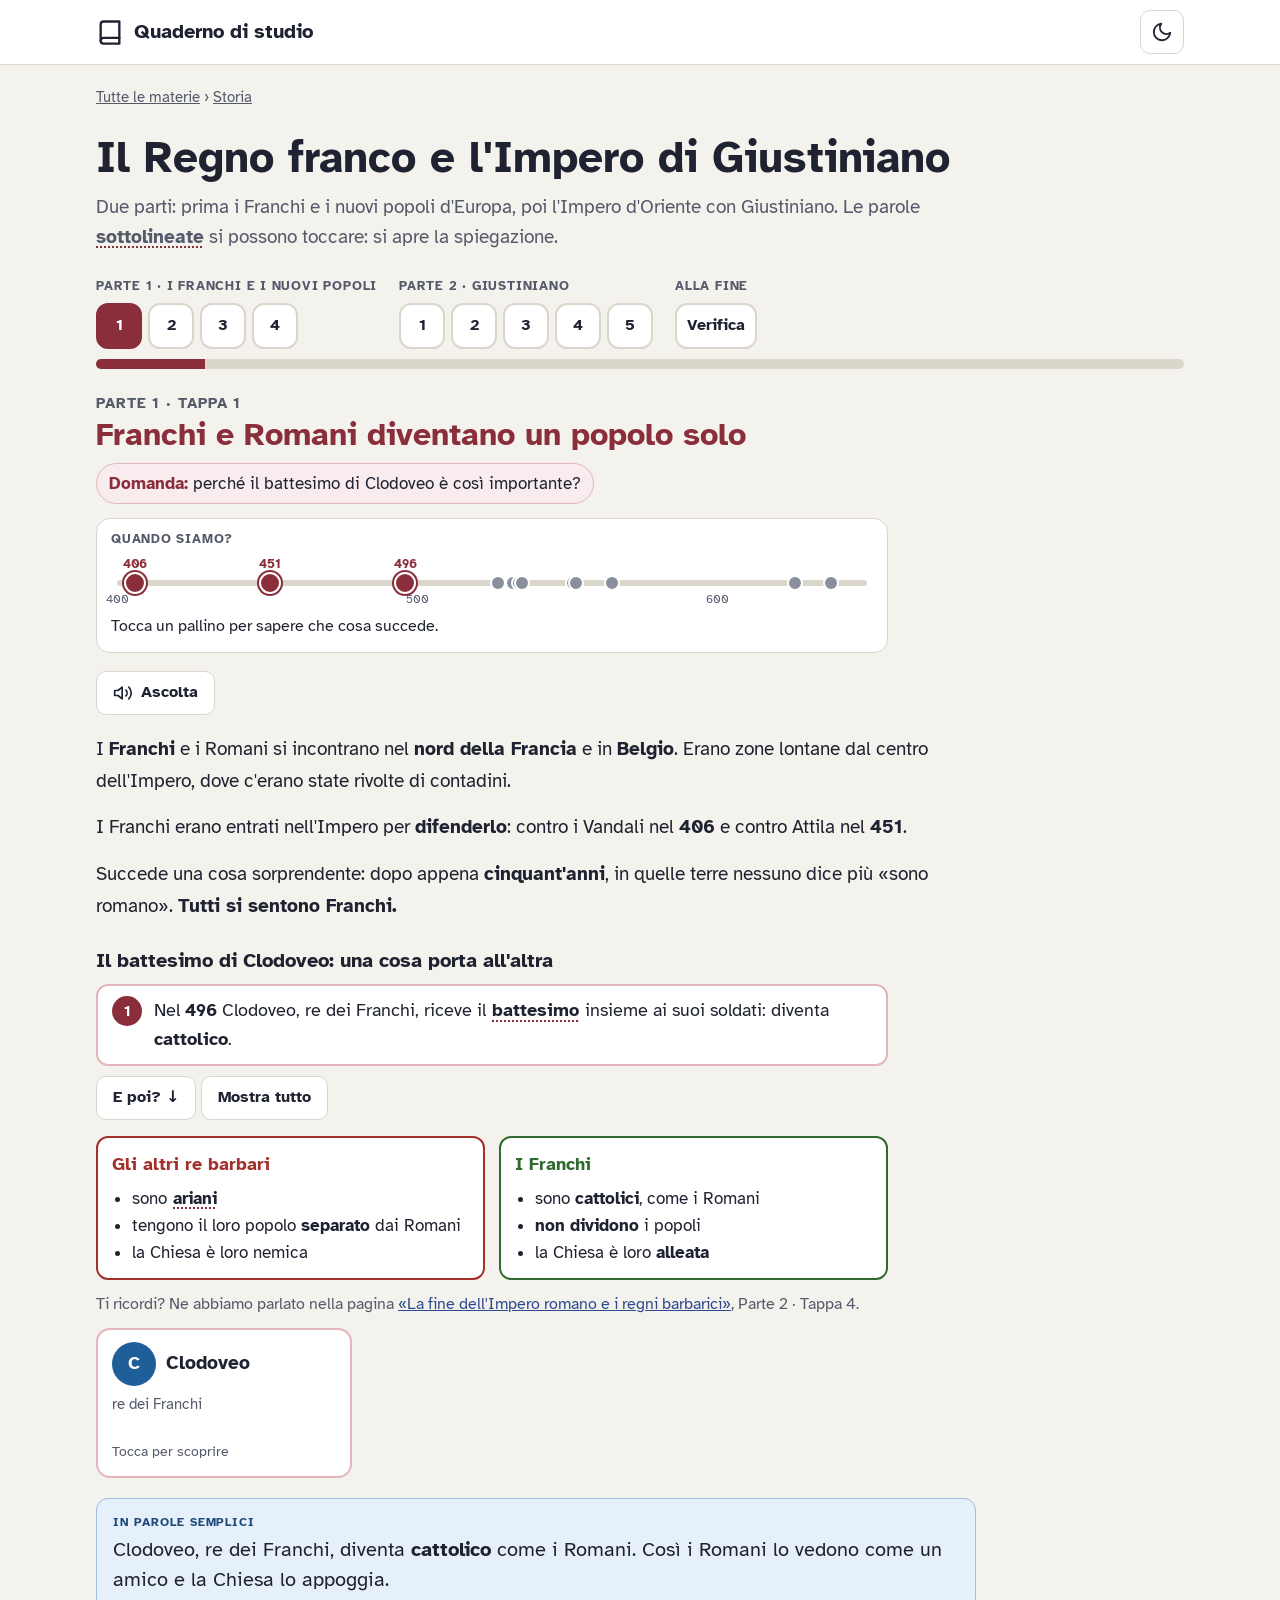
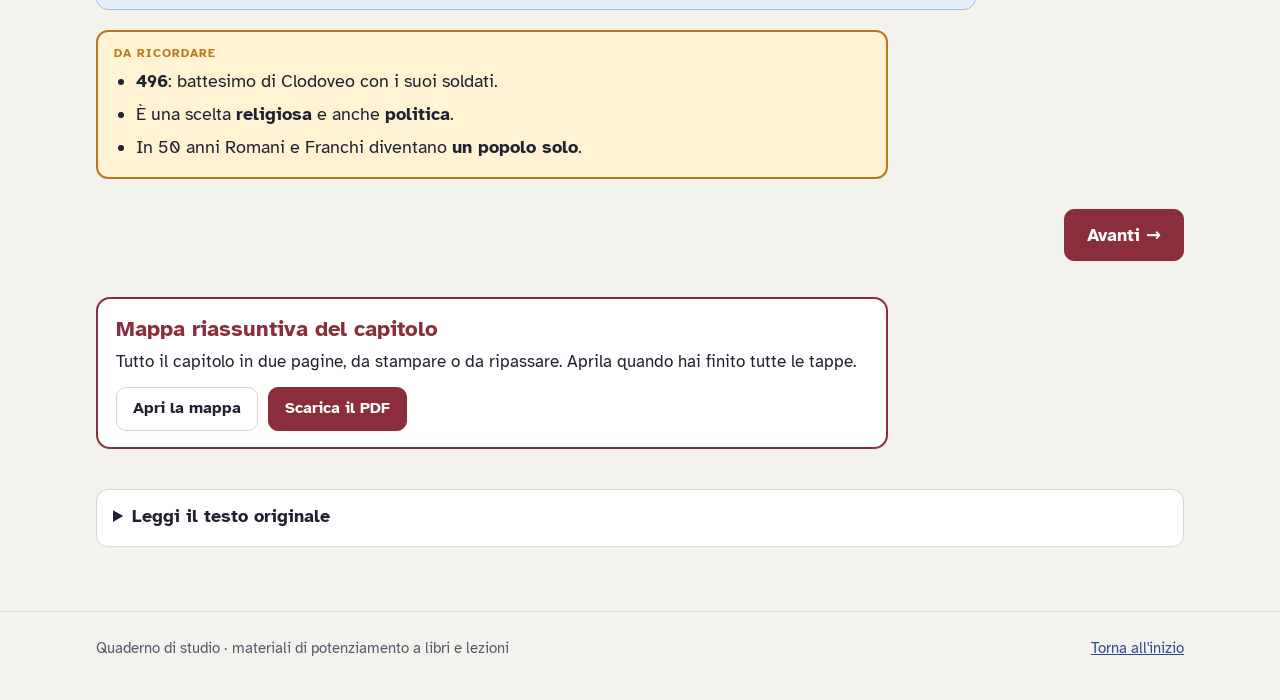
<file: Storia - Il Regno franco e l'Impero di Giustiniano.html>
<!doctype html>
<html lang="it">
<head>
<meta charset="utf-8">
<meta name="viewport" content="width=device-width, initial-scale=1">
<title>Il Regno franco e l'Impero di Giustiniano</title>
<meta name="robots" content="noindex">
<link rel="stylesheet" href="stile.css?v=20261014">
<script src="materiali.js?v=20261014"></script>
<script src="comune.js?v=20261014"></script>
<style>
  :root{--ac:#8A2E3B;--ac-chiaro:#F8ECEE;--ac-bordo:#E3B6BD;--ok:#2F6B2F;--ok-chiaro:#EAF4E8;--no:#A3302A;--no-chiaro:#FBEAEA;--mare:#D6E7F2;--terra:#F7F4EC;--confini:#B9B3A6;--oro:#B7791F;--oro-chiaro:#FFF3D4;--grigio:#8A8F9E}
  @media (prefers-color-scheme:dark){:root:not([data-theme="light"]){--ac:#F09AA8;--ac-chiaro:#2E1C20;--ac-bordo:#6B3440;--ok:#8FCB86;--ok-chiaro:#1C2A1B;--no:#EE9A94;--no-chiaro:#331C1B;--mare:#182533;--terra:#262A35;--confini:#4A5060;--oro:#E0B25A;--oro-chiaro:#2E2717;--grigio:#6B7080}}
  :root[data-theme="dark"]{--ac:#F09AA8;--ac-chiaro:#2E1C20;--ac-bordo:#6B3440;--ok:#8FCB86;--ok-chiaro:#1C2A1B;--no:#EE9A94;--no-chiaro:#331C1B;--mare:#182533;--terra:#262A35;--confini:#4A5060;--oro:#E0B25A;--oro-chiaro:#2E2717;--grigio:#6B7080}

  /* navigazione a tappe, divisa in due parti */
  .parti-nav{display:flex;flex-wrap:wrap;gap:10px 22px;margin:8px 0 10px}
  .gruppo{display:flex;flex-direction:column;gap:6px}
  .gruppo .etich{font-size:13px;font-weight:700;letter-spacing:.06em;text-transform:uppercase;color:var(--tenue)}
  .gruppo .bottoni{display:flex;flex-wrap:wrap;gap:6px}
  .gruppo button{min-width:46px;min-height:46px;border-radius:12px;border:2px solid var(--bordo);background:var(--carta);color:var(--inchiostro);font:inherit;font-weight:700;font-size:16px;cursor:pointer;padding:6px 10px}
  .gruppo button[aria-current="step"]{background:var(--ac);border-color:var(--ac);color:var(--carta)}
  .gruppo button.vista{border-color:var(--ac)}
  .avanzamento{height:10px;border-radius:99px;background:var(--bordo);overflow:hidden;margin:0 0 22px}
  .avanzamento span{display:block;height:100%;background:var(--ac);transition:width .3s}
  .tappa[hidden]{display:none}
  .tappa h2{font-size:clamp(24px,4vw,32px);margin:0 0 6px;color:var(--ac)}
  .tappa .num{font-size:15px;font-weight:700;letter-spacing:.06em;color:var(--tenue);text-transform:uppercase}
  .domanda-guida{display:inline-block;margin:2px 0 14px;padding:6px 12px;border-radius:999px;background:var(--ac-chiaro);border:1px solid var(--ac-bordo);font-size:17px}
  .domanda-guida b{color:var(--ac)}
  .testo{max-width:44em;font-size:19px;line-height:1.7}
  .testo p{margin:0 0 14px}
  .testo ul{margin:0 0 14px;padding-left:24px}
  .testo li{margin:6px 0}
  .strumenti{display:flex;flex-wrap:wrap;gap:10px;margin:0 0 18px}
  .semplice{background:var(--semplice);border:1px solid var(--semplice-bordo);border-radius:12px;padding:14px 16px;margin:20px 0;font-size:20px;line-height:1.5;max-width:44em}
  .semplice .tag,.ricorda .tag{display:flex;align-items:center;gap:6px;font-size:12px;font-weight:700;letter-spacing:.08em;color:var(--semplice-testo);margin-bottom:4px}
  .ricorda{background:var(--oro-chiaro);border:2px solid var(--oro);border-radius:12px;padding:12px 16px;margin:20px 0;max-width:44em}
  .ricorda .tag{color:var(--oro)}
  .ricorda ul{margin:0;padding-left:22px;font-size:18px}
  .ricorda li{margin:4px 0}
  .attenzione{background:var(--no-chiaro);border:2px solid var(--no);border-radius:12px;padding:12px 16px;margin:14px 0;max-width:44em;font-size:18px}
  h3.sotto{font-size:20px;margin:26px 0 8px}
  .aiuto{color:var(--tenue);font-size:16px;margin:-4px 0 10px}
  .navbasso{display:flex;justify-content:space-between;gap:12px;margin:30px 0 10px;flex-wrap:wrap}
  .navbasso .pulsante{min-height:52px;font-size:18px;padding:10px 22px}
  .navbasso .avanti{background:var(--ac);border-color:var(--ac);color:var(--carta)}

  /* parole toccabili */
  button.g{font:inherit;color:inherit;background:none;border:0;padding:0 1px;cursor:pointer;font-weight:700;text-decoration:underline dotted var(--ac) 2px;text-underline-offset:4px;border-radius:4px}
  button.g:hover{background:var(--ac-chiaro)}
  #glossa{position:fixed;left:50%;bottom:16px;transform:translateX(-50%);width:min(560px,calc(100% - 32px));background:var(--carta);border:2px solid var(--ac);border-radius:16px;padding:16px 18px 14px;box-shadow:0 10px 40px rgba(0,0,0,.25);z-index:20}
  #glossa[hidden]{display:none}
  #glossa h3{margin:0 0 4px;color:var(--ac);font-size:22px;padding-right:44px}
  #glossa p{margin:0;font-size:18px;line-height:1.55}
  #glossa .chiudi{position:absolute;top:8px;right:8px;width:44px;height:44px;border-radius:10px;border:1px solid var(--bordo);background:var(--carta);color:var(--inchiostro);cursor:pointer;font-size:22px;line-height:1}

  /* linea del tempo in cima a ogni tappa */
  .tempo{background:var(--carta);border:1px solid var(--bordo);border-radius:14px;padding:10px 14px 12px;margin:0 0 18px;max-width:44em}
  .tempo .tit{font-size:13px;font-weight:700;letter-spacing:.06em;text-transform:uppercase;color:var(--tenue);display:flex;justify-content:space-between;gap:10px;flex-wrap:wrap}
  .tempo .fuori{display:flex;gap:6px;flex-wrap:wrap}
  .tempo .fuori span{font-size:12px;border-radius:999px;padding:1px 8px;background:var(--ac);color:var(--carta);letter-spacing:0;text-transform:none}
  .binario{position:relative;height:58px;margin:4px 6px 0}
  .binario .riga{position:absolute;left:0;right:0;top:26px;height:6px;border-radius:99px;background:var(--bordo)}
  .binario .tacca{position:absolute;top:36px;transform:translateX(-50%);font-size:12px;color:var(--tenue)}
  .binario .pt{position:absolute;top:21px;transform:translateX(-50%);width:16px;height:16px;border-radius:50%;background:var(--grigio);border:2px solid var(--carta);padding:0;cursor:pointer}
  .binario .pt.on{width:22px;height:22px;top:18px;background:var(--ac);box-shadow:0 0 0 2px var(--ac)}
  .binario .lab{position:absolute;top:0;transform:translateX(-50%);font-size:13px;font-weight:700;color:var(--ac);white-space:nowrap}
  .tempo output{display:block;font-size:16px;min-height:24px;margin-top:2px}

  /* catena causa → conseguenza */
  .catena{max-width:44em;margin:10px 0 16px}
  .anello{display:flex;gap:12px;align-items:flex-start;background:var(--carta);border:2px solid var(--ac-bordo);border-radius:12px;padding:10px 14px;font-size:18px}
  .anello .n{flex:none;width:30px;height:30px;border-radius:50%;background:var(--ac);color:var(--carta);display:grid;place-items:center;font-weight:700;font-size:15px}
  .anello.fine{border-color:var(--ac);background:var(--ac-chiaro)}
  .giu{display:flex;align-items:center;gap:8px;padding:2px 0 2px 20px;color:var(--ac);font-style:italic;font-weight:700;font-size:15px;min-height:34px}
  .catena .poi{margin-top:10px}
  .anello[hidden],.giu[hidden]{display:none}

  /* personaggi */
  .personaggi{display:grid;grid-template-columns:repeat(auto-fill,minmax(210px,1fr));gap:12px;margin:10px 0 16px;max-width:44em}
  .pers{display:flex;flex-direction:column;gap:6px;text-align:left;min-height:150px;border-radius:14px;border:2px solid var(--ac-bordo);background:var(--carta);color:var(--inchiostro);font:inherit;cursor:pointer;padding:12px 14px}
  .pers .faccia{display:flex;align-items:center;gap:10px}
  .pers .ini{flex:none;width:44px;height:44px;border-radius:50%;display:grid;place-items:center;font-weight:700;font-size:18px;color:#fff}
  .pers b{font-size:19px;line-height:1.2}
  .pers .ruolo{font-size:15px;color:var(--tenue)}
  .pers .dopo{display:none;font-size:17px;line-height:1.45}
  .pers .gira{margin-top:auto;font-size:14px;color:var(--tenue)}
  .pers[aria-pressed="true"]{border-color:var(--ac);background:var(--ac-chiaro)}
  .pers[aria-pressed="true"] .dopo{display:block}
  .pers[aria-pressed="true"] .ruolo{display:none}

  /* confronti */
  .confronto{display:grid;grid-template-columns:repeat(2,minmax(0,1fr));gap:14px;margin:6px 0 16px;max-width:44em}
  .confronto.tre{grid-template-columns:repeat(3,minmax(0,1fr))}
  @media (max-width:640px){.confronto,.confronto.tre{grid-template-columns:1fr}}
  .scatola{background:var(--carta);border:2px solid var(--ac-bordo);border-radius:12px;padding:12px 14px}
  .scatola h4{margin:0 0 6px;font-size:18px;color:var(--ac)}
  .scatola p{margin:0;font-size:17px}
  .scatola ul{margin:0;padding-left:20px;font-size:17px}
  .scatola.verde{border-color:var(--ok)} .scatola.verde h4{color:var(--ok)}
  .scatola.rossa{border-color:var(--no)} .scatola.rossa h4{color:var(--no)}
  .bollo{display:inline-block;font-size:13px;font-weight:700;border-radius:999px;padding:2px 10px;margin-bottom:6px}
  .bollo.si{background:var(--ok-chiaro);color:var(--ok);border:1px solid var(--ok)}
  .bollo.no{background:var(--no-chiaro);color:var(--no);border:1px solid var(--no)}

  /* carte che si girano (teorie) */
  .carte{display:grid;grid-template-columns:repeat(3,minmax(0,1fr));gap:12px;margin:10px 0 16px;max-width:44em}
  @media (max-width:640px){.carte{grid-template-columns:1fr}}
  .carta{min-height:150px;border-radius:14px;border:2px solid var(--ac-bordo);background:var(--carta);color:var(--inchiostro);font:inherit;cursor:pointer;padding:12px 14px;text-align:left;display:flex;flex-direction:column;gap:6px}
  .carta .q{font-size:19px;font-weight:700;color:var(--ac)}
  .carta .dopo{display:none;font-size:17px}
  .carta .gira{margin-top:auto;font-size:14px;color:var(--tenue)}
  .carta[aria-pressed="true"]{background:var(--no-chiaro);border-color:var(--no)}
  .carta[aria-pressed="true"] .dopo{display:block}
  .carta[aria-pressed="true"] .prima{display:none}

  /* cartine */
  .cartina-box{display:grid;grid-template-columns:minmax(0,1.6fr) minmax(0,1fr);gap:16px;align-items:start;margin:10px 0 16px}
  @media (max-width:820px){.cartina-box{grid-template-columns:1fr}}
  .cartina{width:100%;height:auto;border-radius:14px;border:1px solid var(--bordo);background:var(--mare);display:block}
  .cartina .terra{fill:var(--terra);stroke:var(--confini);stroke-width:1}
  .cartina .terra.acc{fill:var(--ac-chiaro);stroke:var(--ac)}
  .cartina .luogo circle{fill:#1F2230;stroke:#fff;stroke-width:2}
  .cartina text{font:700 20px "Atkinson",system-ui,sans-serif;fill:#1F2230;paint-order:stroke;stroke:#fff;stroke-width:4px;stroke-linejoin:round}
  .cartina .tratto{fill:none;stroke-width:6;stroke-linecap:round}
  .cartina .tratto.anim{stroke-dasharray:var(--l);stroke-dashoffset:var(--l);animation:disegna 1.2s ease forwards}
  @keyframes disegna{to{stroke-dashoffset:0}}
  .cartina .pin{cursor:pointer;outline:none}
  .cartina .pin circle{stroke:#fff;stroke-width:3}
  .cartina .pin.attivo circle,.cartina .pin:focus-visible circle{stroke:#1F2230;stroke-width:4}
  .cartina .fascia{fill:rgba(122,78,143,.22);stroke:#7A4E8F;stroke-width:2;stroke-dasharray:6 5}
  .info-mappa{background:var(--carta);border:2px solid var(--zona,var(--ac));border-radius:14px;padding:14px 16px;min-height:130px}
  .info-mappa h4{margin:0 0 2px;color:var(--zona,var(--ac));font-size:21px}
  .info-mappa .area{font-size:13px;font-weight:700;color:var(--tenue);text-transform:uppercase;letter-spacing:.05em}
  .info-mappa p{margin:6px 0 0;font-size:18px}
  .passi{display:flex;flex-wrap:wrap;gap:8px;margin:0 0 12px}
  .passi button,.scelte-chip button{min-height:44px;border-radius:999px;border:2px solid var(--zona,var(--bordo));background:var(--carta);color:var(--inchiostro);font:inherit;font-size:15px;font-weight:700;padding:4px 14px;cursor:pointer}
  .passi button[aria-pressed="true"],.scelte-chip button[aria-pressed="true"]{background:var(--zona,var(--inchiostro));border-color:var(--zona,var(--inchiostro));color:#fff}
  .scelte-chip{display:flex;flex-wrap:wrap;gap:6px;margin-top:12px}

  /* insegne */
  .insegne{display:grid;grid-template-columns:repeat(5,minmax(0,1fr));gap:8px;margin:10px 0 10px;max-width:44em}
  @media (max-width:560px){.insegne{grid-template-columns:repeat(3,minmax(0,1fr))}}
  .insegne button{display:flex;flex-direction:column;align-items:center;gap:4px;min-height:104px;border-radius:12px;border:2px solid var(--oro);background:var(--carta);color:var(--inchiostro);font:inherit;font-size:15px;font-weight:700;cursor:pointer;padding:8px 4px}
  .insegne button svg{width:48px;height:48px;color:var(--oro)}
  .insegne button[aria-pressed="true"]{background:var(--oro-chiaro)}
  .box-info{background:var(--carta);border:2px solid var(--oro);border-radius:12px;padding:12px 14px;max-width:44em;min-height:72px;font-size:18px}

  /* ciclo */
  .ciclo-box{display:grid;grid-template-columns:minmax(0,1fr) minmax(0,1fr);gap:16px;align-items:center;max-width:44em;margin:10px 0 16px}
  @media (max-width:640px){.ciclo-box{grid-template-columns:1fr}}
  .ciclo{width:100%;max-width:360px;height:auto;display:block;margin:0 auto}
  .ciclo .nodo-c rect{fill:var(--carta);stroke:var(--ac-bordo);stroke-width:2}
  .ciclo .nodo-c.on rect{fill:var(--ac);stroke:var(--ac)}
  .ciclo .nodo-c text{font:700 14px "Atkinson",system-ui,sans-serif;fill:var(--inchiostro)}
  .ciclo .nodo-c.on text{fill:var(--carta)}
  .ciclo .freccia-c{fill:none;stroke:var(--ac);stroke-width:3}

  /* puntini e proporzioni */
  .puntini{display:grid;grid-template-columns:repeat(20,1fr);gap:4px;max-width:440px;margin:10px 0}
  .puntini i{aspect-ratio:1;border-radius:50%;background:var(--bordo);display:block}
  .puntini i.got{background:var(--ac)}
  .legenda-p{display:flex;flex-wrap:wrap;gap:6px 18px;font-size:16px}
  .legenda-p span{display:inline-flex;align-items:center;gap:6px}
  .legenda-p i{width:14px;height:14px;border-radius:50%;display:inline-block}
  .omini{display:flex;flex-wrap:wrap;gap:4px;max-width:440px;margin:8px 0}
  .omini svg{width:30px;height:30px;color:var(--ac);transition:opacity .4s}
  .omini svg.via{opacity:.15}
  .terre{display:grid;gap:10px;max-width:44em;margin:10px 0}
  .barra-terra{display:flex;height:46px;border-radius:10px;overflow:hidden;border:2px solid var(--bordo)}
  .barra-terra div{display:grid;place-items:center;font-size:14px;font-weight:700;color:#fff;border-right:2px dashed rgba(255,255,255,.7)}
  .barra-terra div:last-child{border-right:0}

  /* eliminazioni */
  .regni{display:flex;flex-wrap:wrap;gap:8px;margin:10px 0}
  .regni span{display:inline-flex;align-items:center;min-height:40px;padding:4px 12px;border-radius:10px;border:2px solid var(--ac-bordo);background:var(--carta);font-weight:700;font-size:16px;transition:all .3s}
  .regni span.out{text-decoration:line-through;opacity:.45;border-style:dashed}
  .regni span.salvo{background:var(--ok-chiaro);border-color:var(--ok);color:var(--ok)}

  /* verifica */
  .domanda{background:var(--carta);border:1px solid var(--bordo);border-radius:12px;padding:14px 16px;margin:0 0 12px;max-width:44em}
  .domanda p{margin:0 0 10px;font-size:19px}
  .vf{display:flex;gap:10px;flex-wrap:wrap}
  .vf button{min-width:110px;min-height:48px;border-radius:10px;border:2px solid var(--bordo);background:var(--fondo);color:var(--inchiostro);font:inherit;font-weight:700;cursor:pointer}
  .vf button.giusta{background:var(--ok-chiaro);border-color:var(--ok)}
  .vf button.sbagliata{background:var(--no-chiaro);border-color:var(--no)}
  .spiega{margin-top:10px;font-size:17px;border-radius:8px;padding:8px 12px}
  .spiega.ok{background:var(--ok-chiaro)} .spiega.no{background:var(--no-chiaro)}
  .ordina{display:grid;gap:8px;max-width:44em}
  .ordina button{display:flex;align-items:center;gap:12px;text-align:left;min-height:52px;border-radius:12px;border:2px solid var(--bordo);background:var(--carta);color:var(--inchiostro);font:inherit;font-size:18px;padding:8px 12px;cursor:pointer}
  .ordina button .pos{flex:none;width:32px;height:32px;border-radius:50%;border:2px dashed var(--bordo);display:grid;place-items:center;font-weight:700}
  .ordina button.fatto{border-color:var(--ok);background:var(--ok-chiaro);cursor:default}
  .ordina button.fatto .pos{background:var(--ok);border:0;color:#fff}
  .ordina button.errore{animation:scuoti .35s;border-color:var(--no)}
  @keyframes scuoti{25%{transform:translateX(-6px)}75%{transform:translateX(6px)}}
  .abbina{display:grid;grid-template-columns:auto 1fr;gap:10px 14px;align-items:center;max-width:44em}
  .abbina label{font-weight:700;font-size:18px}
  .abbina select{min-height:48px;font:inherit;font-size:17px;border-radius:10px;border:2px solid var(--bordo);background:var(--carta);color:var(--inchiostro);padding:4px 8px;max-width:100%}
  .abbina select.ok{border-color:var(--ok);background:var(--ok-chiaro)} .abbina select.no{border-color:var(--no);background:var(--no-chiaro)}
  @media (max-width:560px){.abbina{grid-template-columns:1fr}}
  .smista{max-width:44em}
  .smista .carta-s{background:var(--carta);border:2px solid var(--ac);border-radius:12px;padding:12px 14px;font-size:19px;font-weight:700;margin:6px 0 10px;min-height:56px}
  .smista .lati{display:flex;gap:10px;flex-wrap:wrap}
  .smista .lati button{flex:1;min-width:140px;min-height:52px;border-radius:12px;border:2px solid var(--bordo);background:var(--fondo);color:var(--inchiostro);font:inherit;font-weight:700;font-size:18px;cursor:pointer}
  .punteggio{font-size:22px;font-weight:700;margin:16px 0}
  details.originale{margin:40px 0 0;background:var(--carta);border:1px solid var(--bordo);border-radius:12px;padding:12px 16px}
  details.originale summary{cursor:pointer;font-weight:700;min-height:32px}
  details.originale h3{margin:18px 0 6px}
  details.originale p{font-size:17px;line-height:1.6}
  /* strumenti di questa pagina */
  .detective{max-width:44em;margin:10px 0 16px;display:grid;gap:10px;justify-items:start}
  .indizio,.deduzione{border-radius:12px;padding:12px 16px;font-size:18px;width:100%}
  .indizio{background:var(--carta);border:2px dashed var(--ac)}
  .deduzione{background:var(--ok-chiaro);border:2px solid var(--ok)}
  .deduzione[hidden]{display:none}
  .indizio .tag,.deduzione .tag{display:block;font-size:12px;font-weight:700;letter-spacing:.08em;margin-bottom:4px;color:var(--ac)}
  .deduzione .tag{color:var(--ok)}
  .mura-box{display:grid;grid-template-columns:minmax(0,1.3fr) minmax(0,1fr);gap:16px;align-items:center;max-width:44em;margin:10px 0 16px}
  @media (max-width:640px){.mura-box{grid-template-columns:1fr}}
  .mura{width:100%;height:auto;background:var(--carta);border:1px solid var(--bordo);border-radius:14px}
  .mura text{font-family:"Atkinson",system-ui,sans-serif}
  .numeri-mura{display:grid;gap:8px}
  .numeri-mura div{border:2px solid var(--oro);background:var(--oro-chiaro);border-radius:12px;padding:8px 12px;font-size:16px;line-height:1.35}
  .numeri-mura b{display:block;font-family:"Cinzel",Georgia,serif;font-size:26px;color:var(--oro)}
  .bilancia{display:grid;grid-template-columns:1fr 1fr;gap:14px;max-width:44em;margin:10px 0 16px;position:relative;padding-top:34px}
  .bilancia::before{content:"";position:absolute;top:10px;left:20%;right:20%;height:6px;border-radius:3px;background:var(--tenue);transform:rotate(4deg)}
  .bilancia::after{content:"";position:absolute;top:0;left:calc(50% - 10px);width:20px;height:20px;border-radius:50%;background:var(--tenue)}
  @media (max-width:560px){.bilancia{grid-template-columns:1fr}.bilancia::before,.bilancia::after{display:none}.bilancia{padding-top:0}}
  .piatto{border-radius:14px;padding:12px 16px;border:2px solid}
  .piatto h4{margin:0 0 6px;font-size:19px}
  .piatto ul{margin:0;padding-left:20px;font-size:17px}
  .piatto.verde{border-color:var(--ok);background:var(--ok-chiaro)} .piatto.verde h4{color:var(--ok)}
  .piatto.rosso{border-color:var(--no);background:var(--no-chiaro);margin-top:24px} .piatto.rosso h4{color:var(--no)}
  .azzurri{color:#1F5F99} .verdi{color:#2F6B2F}
  .cartina text{font-size:calc(20px * var(--k,1))} .cartina .tratto{stroke-width:calc(6px * var(--k,1))} .cartina .luogo circle{stroke-width:calc(2px * var(--k,1))}
  #corpus .carta[aria-pressed="true"]{background:var(--ok-chiaro);border-color:var(--ok)}
</style>
</head>
<body>
<header id="testata"></header>
<main class="contenitore">
  <p class="briciole"><a href="index.html">Tutte le materie</a> › <a href="materia.html?m=storia">Storia</a></p>
  <h1>Il Regno franco e l'Impero di Giustiniano</h1>
  <p class="sottotitolo">Due parti: prima i Franchi e i nuovi popoli d'Europa, poi l'Impero d'Oriente con Giustiniano. Le parole <b style="text-decoration:underline dotted var(--ac) 2px;text-underline-offset:4px">sottolineate</b> si possono toccare: si apre la spiegazione.</p>

  <nav class="parti-nav" id="percorso" aria-label="Tappe"></nav>
  <div class="avanzamento" aria-hidden="true"><span id="barra"></span></div>

  <!-- ================= PARTE 1 · TAPPA 1 ================= -->
  <section class="tappa" data-parte="1" data-titolo="Franchi e Romani diventano un popolo solo">
    <div class="num">Parte 1 · Tappa 1</div>
    <h2>Franchi e Romani diventano un popolo solo</h2>
    <div class="domanda-guida"><b>Domanda:</b> perché il battesimo di Clodoveo è così importante?</div>
    <div class="tempo" data-anni="406,451,496"></div>
    <div class="strumenti"><button class="pulsante ascolta" type="button">Ascolta</button></div>
    <div class="testo leggibile">
      <p>I <b>Franchi</b> e i Romani si incontrano nel <b>nord della Francia</b> e in <b>Belgio</b>. Erano zone lontane dal centro dell'Impero, dove c'erano state rivolte di contadini.</p>
      <p>I Franchi erano entrati nell'Impero per <b>difenderlo</b>: contro i Vandali nel <b>406</b> e contro Attila nel <b>451</b>.</p>
      <p>Succede una cosa sorprendente: dopo appena <b>cinquant'anni</b>, in quelle terre nessuno dice più «sono romano». <b>Tutti si sentono Franchi.</b></p>
    </div>
    <h3 class="sotto">Il battesimo di Clodoveo: una cosa porta all'altra</h3>
    <div class="catena" data-catena="battesimo"></div>
    <div class="confronto">
      <div class="scatola rossa"><h4>Gli altri re barbari</h4><ul><li>sono <button class="g" data-g="ariani">ariani</button></li><li>tengono il loro popolo <b>separato</b> dai Romani</li><li>la Chiesa è loro nemica</li></ul></div>
      <div class="scatola verde"><h4>I Franchi</h4><ul><li>sono <b>cattolici</b>, come i Romani</li><li><b>non dividono</b> i popoli</li><li>la Chiesa è loro <b>alleata</b></li></ul></div>
    </div>
    <p class="aiuto">Ti ricordi? Ne abbiamo parlato nella pagina <a href="Storia - La fine dell'Impero romano e i regni barbarici.html#tappa11">«La fine dell'Impero romano e i regni barbarici»</a>, Parte 2 · Tappa 4.</p>
    <div class="personaggi" data-pers="clodoveo"></div>
    <div class="semplice"><span class="tag">IN PAROLE SEMPLICI</span>Clodoveo, re dei Franchi, diventa <b>cattolico</b> come i Romani. Così i Romani lo vedono come un amico e la Chiesa lo appoggia.</div>
    <div class="ricorda"><span class="tag">DA RICORDARE</span><ul><li><b>496</b>: battesimo di Clodoveo con i suoi soldati.</li><li>È una scelta <b>religiosa</b> e anche <b>politica</b>.</li><li>In 50 anni Romani e Franchi diventano <b>un popolo solo</b>.</li></ul></div>
  </section>

  <!-- ================= PARTE 1 · TAPPA 2 ================= -->
  <section class="tappa" data-parte="1" data-titolo="Il regno più forte d'Occidente" hidden>
    <div class="num">Parte 1 · Tappa 2</div>
    <h2>Il regno più forte d'Occidente</h2>
    <div class="domanda-guida"><b>Domanda:</b> perché il Regno franco diventa così forte?</div>
    <div class="tempo" data-anni="496"></div>
    <div class="strumenti"><button class="pulsante ascolta" type="button">Ascolta</button></div>
    <div class="testo leggibile">
      <p>I Franchi <b>non dividono</b> i popoli e non mettono la loro identità al di sopra degli altri. Per questo il loro regno diventa il <b>più solido</b> dell'Occidente.</p>
      <p>Hanno un esercito <b>quasi imbattibile</b>. Segui le vittorie sulla cartina.</p>
    </div>
    <div class="cartina-box">
      <svg class="cartina" id="mappa-franchi" data-vista="120 140 460 300" role="img" aria-label="Cartina delle vittorie dei Franchi"></svg>
      <div><div class="passi" id="passi-franchi"></div><div class="info-mappa" id="info-franchi" aria-live="polite"><h4>Tocca il pulsante 1</h4><p>Vedrai le tre vittorie dei Franchi, una alla volta.</p></div></div>
    </div>
    <div class="testo leggibile">
      <p>Dopo le vittorie, il re <b>divide le ricchezze</b> conquistate con i suoi sudditi. Così tra il re e il popolo nasce un forte legame di <button class="g" data-g="solidarieta">solidarietà</button>.</p>
    </div>
    <h3 class="sotto">I Merovingi: una cultura fatta di tre ingredienti</h3>
    <div class="testo leggibile"><p>Diventare cristiani non cancella le <b>tradizioni barbare</b> dei Franchi. Secondo la leggenda il loro primo re era <b>Meroveo</b>: per questo la famiglia dei re franchi si chiama <button class="g" data-g="dinastia">dinastia</button> dei <b>Merovingi</b>.</p></div>
    <div class="confronto tre">
      <div class="scatola"><h4>Tradizioni germaniche</h4><p>Fedeltà al re guerriero e legami tra famiglie.</p></div>
      <div class="scatola"><h4>Fede cattolica</h4><p>Alleanza con la Chiesa di Roma.</p></div>
      <div class="scatola"><h4>Eredità romana</h4><p>Il modo di amministrare e le leggi.</p></div>
    </div>
    <div class="semplice"><span class="tag">IN PAROLE SEMPLICI</span>I Franchi vincono contro <b>Alamanni</b>, <b>Visigoti</b> e <b>Burgundi</b>. Il re divide le ricchezze con il suo popolo, e il popolo gli resta fedele.</div>
    <div class="ricorda"><span class="tag">DA RICORDARE</span><ul><li>Vittorie: Alamanni sconfitti, Visigoti cacciati dalla Gallia, regno dei Burgundi conquistato.</li><li>Re e sudditi sono uniti dalla <b>solidarietà</b>.</li><li>Meroveo → <b>Merovingi</b>.</li></ul></div>
  </section>

  <!-- ================= PARTE 1 · TAPPA 3 ================= -->
  <section class="tappa" data-parte="1" data-titolo="Nuovi popoli in movimento" hidden>
    <div class="num">Parte 1 · Tappa 3</div>
    <h2>Nuovi popoli in movimento</h2>
    <div class="domanda-guida"><b>Domanda:</b> chi sono Avari, Turchi, Cazari e Bulgari?</div>
    <div class="tempo" data-anni="626"></div>
    <div class="strumenti"><button class="pulsante ascolta" type="button">Ascolta</button></div>
    <div class="testo leggibile">
      <p>Mentre i Franchi diventano forti, in Europa arrivano <b>altri popoli</b>. Alcuni si alleano con i Franchi, altri li combattono. Quasi tutti vengono dall'<b>est</b>.</p>
    </div>
    <p class="aiuto">Tocca un pallino o un nome per conoscere ogni popolo.</p>
    <div class="cartina-box">
      <svg class="cartina" id="mappa-popoli" data-vista="180 90 720 470" role="img" aria-label="Cartina dei nuovi popoli"></svg>
      <div><div class="info-mappa" id="info-popoli" aria-live="polite"><h4>Tocca un pallino</h4><p>Scopri da dove viene ogni popolo e dove si ferma.</p></div><div class="scelte-chip" id="chip-popoli"></div></div>
    </div>
    <h3 class="sotto">Un popolo spinge l'altro</h3>
    <div class="catena" data-catena="spinte"></div>
    <div class="semplice"><span class="tag">IN PAROLE SEMPLICI</span><b>Avari</b>: guerrieri a cavallo in Ungheria. <b>Turchi</b>: vengono dalla Cina, si alleano con Bisanzio. <b>Cazari</b>: scelgono la religione ebraica. <b>Bulgari</b>: danno il nome alla Bulgaria.</div>
    <div class="ricorda"><span class="tag">DA RICORDARE</span><ul><li>Gli Avari arrivano con i <b>Longobardi</b>; nel <b>626</b> attaccano Bisanzio.</li><li>I Cazari fondano l'<b>unico impero ebraico</b> della storia.</li><li>Tracia → <b>Bulgaria</b>; i Bulgari prendono la lingua degli Slavi.</li></ul></div>
  </section>

  <!-- ================= PARTE 1 · TAPPA 4 ================= -->
  <section class="tappa" data-parte="1" data-titolo="Gli Slavi, un popolo misterioso" hidden>
    <div class="num">Parte 1 · Tappa 4</div>
    <h2>Gli Slavi, un popolo misterioso</h2>
    <div class="domanda-guida"><b>Domanda:</b> come fanno gli storici a scoprire com'era la società slava?</div>
    <div class="tempo" data-anni=""></div>
    <div class="strumenti"><button class="pulsante ascolta" type="button">Ascolta</button></div>
    <div class="testo leggibile">
      <p>Gli storici <b>non sanno con certezza</b> da dove vengano gli Slavi. Ci sono due ipotesi.</p>
    </div>
    <div class="confronto">
      <div class="scatola"><h4>Ipotesi 1</h4><p>Discendono dai <b>Veneti</b> che vivevano dove oggi c'è la <b>Polonia</b>. Secondo alcuni, «Veneto» voleva dire «vincitore».</p></div>
      <div class="scatola"><h4>Ipotesi 2</h4><p>Nascono dall'unione dei popoli che vivevano al <b>centro dell'Europa</b> e nelle terre lasciate libere dai <b>Goti</b>.</p></div>
    </div>
    <div class="testo leggibile"><p>Dal <button class="g" data-g="secolo">VI secolo</button> (gli anni 500) ci sono <b>villaggi slavi</b> dappertutto, dalla <b>Polonia</b> alla <b>Grecia</b>.</p></div>
    <h3 class="sotto">Fai lo storico: che cosa ci dicono le tombe?</h3>
    <p class="aiuto">Leggi l'indizio, pensa, poi tocca il pulsante.</p>
    <div class="detective">
      <div class="indizio"><span class="tag">L'INDIZIO</span>Nelle <b>tombe</b> degli Slavi gli archeologi non trovano <b>oggetti preziosi</b>, <b>armi</b> o segni che mostrano chi era nobile.</div>
      <button class="pulsante" type="button" id="deduci">Che cosa vuol dire?</button>
      <div class="deduzione" id="deduzione" hidden><span class="tag">LA DEDUZIONE</span>Tra gli Slavi <b>non c'erano grandi differenze</b> tra ricchi e poveri, tra capi e gente comune: la loro società non aveva una <button class="g" data-g="gerarchia">gerarchia</button>. Forse per questo erano <b>più pronti a mescolarsi</b> con altri popoli.</div>
    </div>
    <h3 class="sotto">Due comportamenti diversi</h3>
    <div class="cartina-box">
      <svg class="cartina" id="mappa-slavi" data-vista="250 90 500 400" role="img" aria-label="Cartina degli Slavi"></svg>
      <div><div class="passi" id="passi-slavi"></div><div class="info-mappa" id="info-slavi" aria-live="polite"><h4>Scegli: sud o nord</h4><p>Gli Slavi non si comportano dappertutto allo stesso modo.</p></div></div>
    </div>
    <div class="semplice"><span class="tag">IN PAROLE SEMPLICI</span>Non sappiamo bene da dove vengano gli Slavi. Vivono in villaggi dalla Polonia alla Grecia. A sud <b>attaccano</b> l'Impero d'Oriente, a nord si <b>mescolano</b> con gli altri popoli.</div>
    <div class="ricorda"><span class="tag">DA RICORDARE</span><ul><li>Origine degli Slavi: <b>incerta</b> (due ipotesi).</li><li>Tombe senza ricchezze e armi = società <b>senza gerarchia</b>.</li><li>A sud: invasioni fino a Bisanzio · a nord: si fondono fino al Baltico.</li></ul></div>
  </section>

  <!-- ================= PARTE 2 · TAPPA 1 ================= -->
  <section class="tappa" data-parte="2" data-titolo="Costantinopoli, la seconda Roma" hidden>
    <div class="num">Parte 2 · Tappa 1</div>
    <h2>Costantinopoli, la «seconda Roma»</h2>
    <div class="domanda-guida"><b>Domanda:</b> perché l'Impero d'Oriente è così forte?</div>
    <div class="tempo" data-anni=""></div>
    <div class="strumenti"><button class="pulsante ascolta" type="button">Ascolta</button></div>
    <div class="testo leggibile">
      <p>L'Impero d'Oriente ha la parte <b>più ricca</b> dell'antico Impero romano. Ci vivono popoli diversi, con culture diverse: è un impero <button class="g" data-g="multietnico">multietnico</button>.</p>
      <p>L'imperatore ha <b>tutto il potere</b>: si chiama <button class="g" data-g="autocrate">autocrate</button>. Le sue immagini stanno nelle chiese, vicino a quelle dei santi. I soldati lo sollevano su uno scudo e lo portano in trionfo.</p>
      <p>La capitale è <b>Costantinopoli</b> (o <button class="g" data-g="bisanzio">Bisanzio</button>), la «seconda Roma». Ha circa <b>mezzo milione</b> di abitanti.</p>
    </div>
    <h3 class="sotto">Le mura di Costantinopoli</h3>
    <p class="aiuto">Guarda quanto sono alte rispetto a una persona.</p>
    <div class="mura-box">
      <svg class="mura" viewBox="0 0 440 230" role="img" aria-label="Le mura alte 11 metri accanto a una persona alta 1,70 metri">
        <line x1="20" y1="208" x2="420" y2="208" stroke="var(--tenue)" stroke-width="2"/>
        <rect x="150" y="32" width="200" height="176" fill="#C9B27A" stroke="#7A5B1E" stroke-width="2"/>
        <rect x="190" y="12" width="44" height="196" fill="#B89E62" stroke="#7A5B1E" stroke-width="2"/>
        <g fill="#7A5B1E"><rect x="150" y="22" width="16" height="10"/><rect x="176" y="22" width="14" height="10"/><rect x="246" y="22" width="16" height="10"/><rect x="272" y="22" width="16" height="10"/><rect x="298" y="22" width="16" height="10"/><rect x="324" y="22" width="16" height="10"/><rect x="190" y="2" width="12" height="10"/><rect x="222" y="2" width="12" height="10"/></g>
        <g stroke="#9C8550" stroke-width="1"><line x1="150" y1="76" x2="350" y2="76"/><line x1="150" y1="120" x2="350" y2="120"/><line x1="150" y1="164" x2="350" y2="164"/></g>
        <g fill="var(--ac)"><circle cx="110" cy="183" r="5"/><rect x="106" y="189" width="8" height="19" rx="3"/></g>
        <line x1="380" y1="32" x2="380" y2="208" stroke="var(--ac)" stroke-width="2"/><path d="M374 40l6-8 6 8M374 200l6 8 6-8" fill="none" stroke="var(--ac)" stroke-width="2"/>
        <text x="390" y="125" font-size="18" font-weight="700" fill="var(--ac)">11 m</text>
        <text x="110" y="226" font-size="13" text-anchor="middle" fill="var(--inchiostro)">1,70 m</text>
      </svg>
      <div class="numeri-mura">
        <div><b>11 m</b>di altezza: come un palazzo di quasi 4 piani</div>
        <div><b>8 km</b>di lunghezza, dal lato della terra</div>
        <div><b>96</b>torri di difesa</div>
      </div>
    </div>
    <div class="testo leggibile">
      <p>Dal lato del mare ci sono tanti <b>porti sicuri</b>. Arrivano navi dall'<b>Egitto</b>, cariche di grano, e dall'<b>Oriente</b>, piene di merci preziose. La <b>moneta d'oro</b> di Bisanzio è accettata nei mercati più lontani.</p>
    </div>
    <div class="confronto">
      <div class="scatola rossa"><h4>In Occidente</h4><p>Le città si <b>svuotano</b>. Le persone hanno paura delle invasioni e scappano in campagna.</p></div>
      <div class="scatola verde"><h4>In Oriente</h4><p>Costantinopoli <b>cresce</b>: commerci ricchi, edifici nuovi e splendidi.</p></div>
    </div>
    <div class="semplice"><span class="tag">IN PAROLE SEMPLICI</span>Costantinopoli è una città <b>enorme, ricca e protetta</b> da mura altissime. Mentre l'Occidente si impoverisce, l'Oriente è forte.</div>
    <div class="ricorda"><span class="tag">DA RICORDARE</span><ul><li>Costantinopoli = Bisanzio = «<b>seconda Roma</b>».</li><li>Mura: <b>11 m</b> di altezza, <b>8 km</b>, <b>96 torri</b>.</li><li>Imperatore = <b>autocrate</b>, con potere assoluto.</li></ul></div>
  </section>

  <!-- ================= PARTE 2 · TAPPA 2 ================= -->
  <section class="tappa" data-parte="2" data-titolo="Giustiniano, Teodora e le leggi" hidden>
    <div class="num">Parte 2 · Tappa 2</div>
    <h2>Giustiniano, Teodora e le leggi</h2>
    <div class="domanda-guida"><b>Domanda:</b> che cos'è il Corpus Iuris Civilis e perché è ancora importante?</div>
    <div class="tempo" data-anni="527"></div>
    <div class="strumenti"><button class="pulsante ascolta" type="button">Ascolta</button></div>
    <div class="testo leggibile">
      <p>Gli imperatori prima di lui hanno rimesso in ordine i conti. Così, quando <b>Giustiniano</b> diventa imperatore, nel <b>527</b>, lo Stato è <b>in ottima salute</b>.</p>
      <p class="aiuto" style="margin-top:-6px">Il libro dice «a metà del VI secolo»: vuol dire gli anni intorno al 500–550. Quindi, <b>a metà del VI secolo</b> l'Impero d'Oriente è <b>ricco, forte e con i conti in ordine</b>.</p>
      <p>Giustiniano viene da una famiglia <b>modesta</b>. Anche sua moglie <b>Teodora</b> ha origini umili. Governano <b>insieme</b>: sono una delle prime coppie imperiali a farlo. Il <button class="g" data-g="senato">Senato</button> di Costantinopoli è contro di loro per tutto il regno.</p>
    </div>
    <div class="personaggi" data-pers="giustiniano,teodora,triboniano"></div>
    <h3 class="sotto">Il Corpus Iuris Civilis</h3>
    <div class="testo leggibile"><p>Come prima cosa Giustiniano chiede a <b>Triboniano</b>, il giurista più famoso del suo tempo, di <b>raccogliere tutte le leggi romane</b>. Nasce il <button class="g" data-g="corpus">Corpus Iuris Civilis</button>. È fatto di tre parti: tocca le carte.</p></div>
    <div class="carte" id="corpus"></div>
    <div class="attenzione"><b style="color:var(--no)">Ci riguarda ancora oggi!</b> Il Corpus Iuris Civilis è una delle basi del <b>diritto</b> di oggi: anche le nostre leggi vengono in parte da lì.</div>
    <div class="semplice"><span class="tag">IN PAROLE SEMPLICI</span>Giustiniano e Teodora vengono da famiglie povere e governano insieme. Giustiniano fa <b>raccogliere tutte le leggi romane</b> in un'unica grande opera.</div>
    <div class="ricorda"><span class="tag">DA RICORDARE</span><ul><li>Giustiniano e <b>Teodora</b> governano insieme.</li><li><b>Triboniano</b> raccoglie le leggi: nasce il <b>Corpus Iuris Civilis</b>.</li><li>È ancora oggi una base del diritto.</li></ul></div>
  </section>

  <!-- ================= PARTE 2 · TAPPA 3 ================= -->
  <section class="tappa" data-parte="2" data-titolo="La rivolta di Nika e Santa Sofia" hidden>
    <div class="num">Parte 2 · Tappa 3</div>
    <h2>La rivolta di Nika e Santa Sofia</h2>
    <div class="domanda-guida"><b>Domanda:</b> come nasce la basilica di Santa Sofia?</div>
    <div class="tempo" data-anni="532"></div>
    <div class="strumenti"><button class="pulsante ascolta" type="button">Ascolta</button></div>
    <div class="testo leggibile">
      <p>A Costantinopoli i gruppi politici si mostrano all'<button class="g" data-g="ippodromo">ippodromo</button>, con due squadre di fantini: gli <b class="azzurri">Azzurri</b> e i <b class="verdi">Verdi</b>.</p>
    </div>
    <div class="attenzione" style="background:var(--semplice);border-color:var(--semplice-bordo)">Immagina che i tifosi di due squadre siano anche due <b>partiti politici</b>, che litigano per il potere e per il grano gratis.</div>
    <h3 class="sotto">Che cosa succede: una cosa porta all'altra</h3>
    <div class="catena" data-catena="nika"></div>
    <h3 class="sotto">Un imperatore quasi sacro</h3>
    <div class="testo leggibile">
      <p>Giustiniano tiene <b>tutto il potere</b> e diventa anche <b>capo della Chiesa</b>. Si presenta come una figura sacra, quasi divina. Al <b>vescovo di Roma</b> (il papa) questo non piace, e si allontana da lui.</p>
      <p>Giustiniano usa il <b>lusso</b> e l'<b>arte</b> per impressionare il popolo e gli ambasciatori stranieri.</p>
    </div>
    <div class="confronto">
      <div class="scatola"><h4>Santa Sofia · Costantinopoli</h4><p>Una delle chiese più grandi dell'Impero, ricostruita dopo la rivolta.</p></div>
      <div class="scatola"><h4>San Vitale · Ravenna</h4><p>Dopo la guerra contro i Goti, Ravenna diventa splendida. San Vitale è famosa per i suoi <button class="g" data-g="mosaici">mosaici</button>.</p></div>
    </div>
    <div class="semplice"><span class="tag">IN PAROLE SEMPLICI</span>Nel <b>532</b> scoppia una rivolta contro Giustiniano. Teodora lo convince a fermarla con la forza: muoiono decine di migliaia di persone. Al posto di una chiesa bruciata nasce <b>Santa Sofia</b>.</div>
    <div class="ricorda"><span class="tag">DA RICORDARE</span><ul><li>Nika = «<b>vittoria</b>»; rivolta del <b>532</b>.</li><li>Azzurri e Verdi: squadre dell'ippodromo e gruppi politici.</li><li>Giustiniano diventa anche <b>capo della Chiesa</b>.</li></ul></div>
  </section>

  <!-- ================= PARTE 2 · TAPPA 4 ================= -->
  <section class="tappa" data-parte="2" data-titolo="La grande riconquista" hidden>
    <div class="num">Parte 2 · Tappa 4</div>
    <h2>La grande riconquista</h2>
    <div class="domanda-guida"><b>Domanda:</b> quali terre riconquista Giustiniano, e a che prezzo?</div>
    <div class="tempo" data-anni="534,535,552,553"></div>
    <div class="strumenti"><button class="pulsante ascolta" type="button">Ascolta</button></div>
    <div class="testo leggibile">
      <p>L'Impero d'Oriente ha già <b>due confini pericolosi</b>:</p>
      <ul><li>a <b>nord</b>, nei Balcani: Avari, Unni e Slavi;</li><li>a <b>est</b>: l'Impero dei <button class="g" data-g="sasanidi">Sasanidi</button> (la Persia).</li></ul>
      <p>Giustiniano ne apre un <b>terzo</b>: vuole riprendere le terre dell'Occidente. Il Senato non è d'accordo.</p>
    </div>
    <h3 class="sotto">Segui la riconquista sulla cartina</h3>
    <div class="cartina-box">
      <svg class="cartina" id="mappa-riconquista" data-vista="40 230 860 400" role="img" aria-label="Cartina della riconquista di Giustiniano"></svg>
      <div><div class="passi" id="passi-riconquista"></div><div class="info-mappa" id="info-riconquista" aria-live="polite"><h4>Tocca il pulsante 1</h4><p>Segui gli eserciti di Giustiniano.</p></div></div>
    </div>
    <h3 class="sotto">Perché la guerra in Italia dura così tanto?</h3>
    <div class="testo leggibile"><p>Doveva essere una guerra breve, invece dura <b>circa vent'anni</b> (dal 535 al 553). Il re ostrogoto <b>Totila</b> è un nemico difficile:</p></div>
    <div class="confronto tre">
      <div class="scatola"><h4>1. Guerriglia</h4><p>Evita le grandi battaglie e attacca a sorpresa: è la <button class="g" data-g="guerriglia">guerriglia</button>.</p></div>
      <div class="scatola"><h4>2. Niente tasse</h4><p>Convince proprietari e contadini a <b>non pagare le tasse</b> all'Impero.</p></div>
      <div class="scatola"><h4>3. Più soldati</h4><p>Tanta gente, anche gli <b>schiavi</b>, passa dalla sua parte.</p></div>
    </div>
    <div class="attenzione"><b style="color:var(--no)">Come rimane l'Italia dopo la guerra?</b> La guerra greco-gotica <b>distrugge l'Italia</b>: le città più grandi vengono <b>saccheggiate</b>. L'Italia è povera e debole: per questo, nel 568, i Longobardi riusciranno a invaderla. <a href="Storia - I Longobardi, la Chiesa e il monachesimo.html#tappa1">Continua nella pagina sui Longobardi →</a></div>
    <div class="personaggi" data-pers="belisario,totila,narsete"></div>
    <div class="semplice"><span class="tag">IN PAROLE SEMPLICI</span>Giustiniano riprende l'<b>Africa</b>, l'<b>Italia</b>, la <b>Dalmazia</b> e il sud della <b>Spagna</b>. È solo una piccola parte dell'antico Impero d'Occidente, ma serve per controllare il <b>Mediterraneo</b>.</div>
    <div class="ricorda"><span class="tag">DA RICORDARE</span><ul><li><b>Belisario</b> sconfigge i Vandali in Africa.</li><li>Guerra greco-gotica in Italia: <b>535–553</b>, circa <b>vent'anni</b>.</li><li>Dopo la guerra l'Italia è <b>distrutta</b>: le grandi città sono saccheggiate.</li><li><b>552</b>: Narsete uccide Totila.</li></ul></div>
  </section>

  <!-- ================= PARTE 2 · TAPPA 5 ================= -->
  <section class="tappa" data-parte="2" data-titolo="Il sogno finisce: arrivano gli Arabi" hidden>
    <div class="num">Parte 2 · Tappa 5</div>
    <h2>Il sogno finisce: arrivano gli Arabi</h2>
    <div class="domanda-guida"><b>Domanda:</b> che cosa costa a Bisanzio il sogno di Giustiniano?</div>
    <div class="tempo" data-anni="565,626,638"></div>
    <div class="strumenti"><button class="pulsante ascolta" type="button">Ascolta</button></div>
    <h3 class="sotto">La bilancia del sogno di Giustiniano</h3>
    <div class="bilancia">
      <div class="piatto verde"><h4>Che cosa guadagna</h4><ul><li>Africa del Nord</li><li>Italia</li><li>Dalmazia</li><li>Spagna del sud</li></ul></div>
      <div class="piatto rosso"><h4>Che cosa perde</h4><ul><li>A est, senza difese: i Sasanidi prendono la <b>Siria</b>.</li><li>A nord premono <b>Avari</b> e <b>Slavi</b>.</li><li>Due terribili <button class="g" data-g="epidemia">epidemie</button>: <b>peste</b> e <b>vaiolo</b>.</li></ul></div>
    </div>
    <div class="testo leggibile">
      <p>Dopo la morte di Giustiniano, molti imperatori sognano ancora di riunire l'Impero. Ma i problemi sono tanti: riescono a malapena a tenere il <b>sud dell'Italia</b>.</p>
    </div>
    <h3 class="sotto">Eraclio e la nascita dell'Impero bizantino</h3>
    <div class="testo leggibile">
      <p>L'imperatore <b>Maurizio</b> aveva aiutato il re persiano a salire al trono, ma la pace non dura. Il suo successore <b>Eraclio</b> distrugge gli eserciti persiani e riporta a Costantinopoli la <button class="g" data-g="reliquia">reliquia</button> della <b>Vera Croce</b>, che i Persiani avevano rubato. Viene chiamato «<b>Salvatore dell'Impero</b>».</p>
      <p>Eraclio rimette a posto l'economia, crea un nuovo esercito e fa la pace con <b>Avari</b> e <b>Bulgari</b>. Con lui l'impero diventa <b>tutto greco</b>: gli storici lo chiamano <b>Impero bizantino</b>.</p>
    </div>
    <h3 class="sotto">La fine di un'epoca</h3>
    <div class="catena" data-catena="arabi"></div>
    <div class="personaggi" data-pers="maurizio,eraclio"></div>
    <div class="semplice"><span class="tag">IN PAROLE SEMPLICI</span>Giustiniano conquista terre a ovest, ma lascia scoperto l'est. Dopo tante guerre, Bisanzio e la Persia sono stanche. Dal <b>638</b> arrivano gli <b>Arabi</b> e conquistano molte terre.</div>
    <div class="ricorda"><span class="tag">DA RICORDARE</span><ul><li><b>Eraclio</b> vince i Persiani: nasce l'<b>Impero bizantino</b>, tutto greco.</li><li>La guerra Bisanzio–Persia è l'<b>ultima guerra dell'antichità</b>.</li><li>Dal <b>638</b> gli Arabi: Bisanzio perde Palestina, Siria ed Egitto.</li></ul></div>
  </section>

  <!-- ================= VERIFICA ================= -->
  <section class="tappa" data-parte="v" data-titolo="Verifica" hidden>
    <div class="num">Verifica</div>
    <h2>Mettiti alla prova</h2>
    <h3 class="sotto">1. Vero o falso?</h3>
    <div id="domande"></div>
    <h3 class="sotto">2. Metti in ordine gli eventi</h3>
    <p class="aiuto">Tocca prima l'evento più antico, poi quello dopo, e così via.</p>
    <div class="ordina" id="ordina"></div>
    <p style="margin:10px 0 0"><button class="pulsante" type="button" id="rimescola">Ricomincia</button></p>
    <div id="esito-ordina" aria-live="polite"></div>
    <h3 class="sotto">3. Chi ha fatto che cosa?</h3>
    <div class="abbina" id="abbina"></div>
    <p style="margin:12px 0 0"><button class="pulsante" type="button" id="controlla-abbina">Controlla</button></p>
    <div id="esito-abbina" aria-live="polite"></div>
    <h3 class="sotto">4. Che popolo è?</h3>
    <div class="abbina" id="abbina2"></div>
    <p style="margin:12px 0 0"><button class="pulsante" type="button" id="controlla-abbina2">Controlla</button></p>
    <div id="esito-abbina2" aria-live="polite"></div>
    <div class="punteggio" id="punteggio" aria-live="polite"></div>
  </section>

  <div class="navbasso">
    <button class="pulsante" type="button" id="indietro">← Indietro</button>
    <button class="pulsante avanti" type="button" id="avanti">Avanti →</button>
  </div>

  <div class="mappa-finale" style="margin:36px 0 0;padding:16px 18px;border-radius:14px;background:var(--carta);border:2px solid var(--ac);max-width:44em">
    <h3 style="margin:0 0 4px;color:var(--ac);font-size:22px">Mappa riassuntiva del capitolo</h3>
    <p style="margin:0 0 12px;font-size:17px">Tutto il capitolo in due pagine, da stampare o da ripassare. Aprila quando hai finito tutte le tappe.</p>
    <div style="display:flex;flex-wrap:wrap;gap:10px"><a class="pulsante" href="mappa-storia-2-franchi-giustiniano.pdf" target="_blank" rel="noopener">Apri la mappa</a><a class="pulsante" href="mappa-storia-2-franchi-giustiniano.pdf" download style="background:var(--ac);border-color:var(--ac);color:var(--carta)">Scarica il PDF</a></div>
  </div>

  <details class="originale">
    <summary>Leggi il testo originale</summary>
    <h3>Il Regno Franco</h3>
    <p>L’incontro fra i Romani e i Franchi iniziò nella Francia settentrionale e nel Belgio, due regioni periferiche dell’Impero che, negli anni finali, avevano conosciuto rivolte contadine e le prime tensioni autonomistiche. Tuttavia, non esisteva una vera e propria identità autonoma: infatti, dopo appena cinquant’anni di dominio franco, nessuno in quelle terre si dichiarava più romano, ma tutti si consideravano Franchi.</p>
    <p>I Franchi erano entrati nell’Impero con il compito di aiutarlo contro le invasioni dei Vandali nel 406 e di fermare Attila nel 451. Quando Clodoveo si fece battezzare nel 496 insieme ai suoi soldati, agli abitanti della Gallia sembrò di aver trovato finalmente un difensore della loro fede contro gli altri barbari, che professavano invece l’arianesimo. Il battesimo ebbe quindi un grande valore politico. Contemporaneamente, la Chiesa venne rassicurata nel proprio ruolo e non si oppose al popolo franco e al suo re.</p>
    <p>I Franchi non proposero mai una divisione etnica all’interno dell’Impero e non esaltarono la propria identità. Il Regno Franco divenne così la potenza più salda dell’Occidente.</p>
    <p>Possedeva un esercito pressoché imbattibile: sconfisse prima gli Alamanni, poi cacciò definitivamente i Visigoti dalla Gallia e si impadronì del Regno dei Burgundi. Dopo queste vittorie, i Franchi riuscirono a ridistribuire le risorse conquistate, creando un forte vincolo di solidarietà tra il re e i suoi sudditi.</p>
    <p>L’adesione dei Franchi al cristianesimo non cancellò le loro tradizioni barbariche. Secondo la tradizione, il loro primo re era il mitico Meroveo, da cui deriva il nome della dinastia dei Merovingi.</p>
    <p>Altri popoli si aggiunsero ai Franchi e li contrastarono. Tra questi vi erano gli Avari, popoli delle steppe che combattevano a cavallo e si diressero verso l’Occidente, occupando la Pannonia, l’attuale Ungheria. Erano giunti insieme ai Longobardi, che in seguito migrarono in Italia, mentre gli Avari occuparono un territorio vastissimo, dalla Baviera e dall’Austria fino alla Bulgaria. Nel 626 tentarono di conquistare Bisanzio, ma la loro caduta fu altrettanto rapida della loro ascesa.</p>
    <p>I Turchi avevano invece origine al confine dell’Impero cinese. Una parte di loro, detta Turchi occidentali, si diresse verso l’Occidente, insediandosi nei pressi dell’attuale Crimea, e divenne alleata dell’imperatore di Bisanzio.</p>
    <p>I Cazari arrivarono in Occidente alla fine del VI secolo e si impadronirono delle pianure comprese tra il Dnepr, la Crimea e il Mar Caspio. Diverse volte i Bizantini e gli Arabi tentarono di convertirli alla propria religione, ma essi preferirono avvicinarsi all’ebraismo e fondarono l’unico impero ebraico della storia.</p>
    <p>I Bulgari, spinti dai Cazari, si rifugiarono in Tracia, che da loro prese il nome di Bulgaria. Era un territorio abitato dagli Slavi, dai quali i Bulgari adottarono anche la lingua.</p>
    <p>Gli Slavi costituiscono per gli storici un vero e proprio mistero, perché non si conosce con certezza la loro origine. Secondo alcuni storici, sarebbero i discendenti dei Veneti stanziati nell’area dell’attuale Polonia. Veneto è uno dei tanti nomi comuni adottati dalle tre aree europee e significa “vincitore”. Secondo altri storici, invece, gli Slavi si sarebbero formati dalle popolazioni residenti nel Centro d’Europa e nelle terre abbandonate dalle popolazioni gotiche germaniche.</p>
    <p>Dal VI secolo il territorio che va dalla Polonia alla Grecia era disseminato di villaggi slavi. La loro società non era gerarchizzata, come dimostrano le tombe, prive di ricchezze, armi e segni di distinzione nobiliare. Probabilmente questo indica una maggiore disponibilità a fondersi con le altre popolazioni.</p>
    <p>Gli Slavi furono protagonisti di violente invasioni, soprattutto nell’Impero d’Oriente. Si spinsero fino in Grecia e arrivarono ad assediare Bisanzio. Nell’Europa settentrionale, invece, si fusero con le popolazioni presenti lungo il fiume Elba e fino al Mar Baltico. Giustiniano L’Impero d’Oriente era multietnico in tutti i suoi aspetti. Integrava non soltanto individui, ma anche culture diverse.</p>
    <p>L’imperatore era un sovrano assoluto, definito in greco autocrate. Le sue immagini erano inserite nelle chiese accanto a quelle dei santi e diversi riti ne celebravano la figura. L’imperatore veniva, per esempio, elevato su uno scudo e portato in trionfo dai soldati. L’Impero d’Oriente dominava la parte più ricca dell’antico Impero romano. Aveva conservato forza e autorità e aveva impedito i processi di disgregazione che avevano colpito l’Impero occidentale. Il suo centro vitale era Bisanzio, cioè Costantinopoli, la “seconda Roma”, che possedeva circa mezzo milione di abitanti.</p>
    <p>Costantinopoli era costruita su una penisola che si estendeva dall’Europa verso l’Asia. Dal lato terrestre era protetta da una enorme muraglia, alta 11 metri e lunga 8 chilometri, fortificata da 96 torri. Dal lato del mare disponeva invece di numerosi porti sicuri, nei quali trovavano rifugio e possibilità di commercio le navi provenienti dall’Egitto, cariche di cereali, e quelle provenienti dall’Oriente, piene di merci preziose. La moneta d’oro di Bisanzio era accettata e scambiata nei mercati più lontani.</p>
    <p>Mentre in Occidente le città venivano abbandonate e la popolazione, spaventata dalle invasioni, si rifugiava nelle campagne, in Oriente lo sviluppo di Costantinopoli, favorito dalla ricchezza dei traffici e dallo splendore dei nuovi edifici, manifestava la grandezza e la potenza dell’Impero.</p>
    <p>Prima di Giustiniano, una serie di imperatori era riuscita a mettere in ordine le finanze dell’Impero. Quando Giustiniano arrivò al potere, a metà del VI secolo, si trovò quindi a governare uno Stato in ottima salute.</p>
    <p>Giustiniano era nato da una famiglia di rango modesto. Anche la moglie Teodora, che governò insieme a lui, aveva origini umili: era figlia di un domatore di orsi e in gioventù era stata una ballerina. La loro fu una delle prime coppie imperiali a governare insieme.</p>
    <p>Giustiniano parlava poco il latino e si esprimeva principalmente in greco. Questi elementi contribuirono a provocare una forte ostilità nel Senato di Costantinopoli, che egli dovette affrontare per tutta la durata del suo regno.</p>
    <p>Come prima cosa, incaricò Triboniano di Beirut, il giurista più celebre del suo tempo, di raccogliere tutte le leggi romane. Ne nacque il Corpus Iuris Civilis, che costituisce ancora oggi uno dei fondamenti del diritto moderno e della nostra giurisprudenza.</p>
    <p>All’inizio del suo regno Giustiniano dovette affrontare anche la ribellione di Nika, cioè “della vittoria”. All’epoca le fazioni politiche si manifestavano soprattutto attraverso la rivalità tra due squadre di fantini, gli Azzurri e i Verdi, che si affrontavano nell’ippodromo. I due gruppi politici si contendevano anche le distribuzioni gratuite di grano.</p>
    <p>Le tensioni sfociarono in una ribellione contro l’imperatore, che apparteneva alla fazione degli Azzurri. La decisione di reprimere la rivolta fu sostenuta soprattutto da Teodora. La ribellione di Nika causò decine di migliaia di morti e fu repressa nel sangue nel 532.</p>
    <p>Durante la rivolta venne incendiata una chiesa. Giustiniano la fece ricostruire in forma monumentale e nacque così la basilica di Santa Sofia, una delle più grandi dell’Impero.</p>
    <p>Giustiniano concentrò nelle proprie mani ogni potere e divenne anche capo della Chiesa.</p>
    <p>Questo accentuò l’allontanamento del vescovo di Roma, che non vedeva di buon occhio l’autorità imperiale e i privilegi che Giustiniano si era attribuito, assumendo i connotati di una figura sacra e quasi divina.</p>
    <p>Giustiniano si circondò di grande lusso per impressionare il popolo e gli ambasciatori stranieri. Costantinopoli fu arricchita di monumenti ed edifici e anche Ravenna, dopo la guerra greco-gotica, conobbe una stagione di grande splendore. Ne è un esempio la Basilica di San Vitale con i suoi mosaici.</p>
    <p>Il contrasto più importante fra Giustiniano e il Senato riguardava la politica estera. L’Impero d’Oriente aveva due principali frontiere critiche: quella settentrionale, nei Balcani, minacciata da Avari, Unni e Slavi, e quella orientale, dove doveva confrontarsi con l’Impero sassanide.</p>
    <p>Giustiniano aprì un terzo fronte nel Mediterraneo contro i Vandali dell’Africa settentrionale. Affidò la campagna al suo migliore generale, Belisario. Per sconfiggere la flotta vandala, che in quel momento dominava il Mediterraneo occidentale, Belisario riuscì ad avere la meglio e a conquistare l’attuale Tunisia.</p>
    <p>Successivamente fu inviato in Italia contro gli Ostrogoti. Iniziò così la guerra grecoostrogota, o guerra gotica, che durò dal 535 al 553 e portò alla riconquista dell’Italia meridionale.</p>
    <p>Quella che doveva essere una guerra breve si rivelò invece lunga e complicata. Gli Ostrogoti furono comandati da Totila, che adottò un efficace sistema di guerriglia. Inoltre, convinse proprietari terrieri, latifondisti e piccoli contadini a non pagare le tasse all’Impero, attirando dalla propria parte una massa di persone, tra cui anche gli schiavi, che aumentò il numero dei guerrieri Goti.</p>
    <p>Per avere la meglio sul nemico, Giustiniano dovette inviare nuove truppe sotto il comando del generale Narsete, che sconfisse Totila, ucciso nel 552. Nello stesso anno, le truppe di Giustiniano invasero anche la Spagna meridionale.</p>
    <p>Sembrava così che l’antico Impero romano fosse stato in parte ricostruito attraverso il controllo di Spagna, Italia e Dalmazia, cioè di una piccola parte del territorio dell’Impero romano d’Occidente. Questi territori erano però fondamentali per controllare il Mediterraneo.</p>
    <p>Nelle frontiere orientali, rimaste sguarnite, i Sassanidi si impadronirono della Siria, mentre Avari e Slavi cominciarono a premere da nord. A indebolire ulteriormente il regno di Giustiniano contribuirono due terribili epidemie di peste e di vaiolo.</p>
    <p>Dopo la morte di Giustiniano, molti imperatori continuarono a coltivare il suo sogno di riunificare l’Impero, ma i problemi furono così gravi che riuscirono a conservare a stento il possesso dell’Italia meridionale.</p>
    <p>Tra questi imperatori bisogna ricordare Maurizio, che non riuscì a concludere il trattato di pace con l’imperatore persiano, nonostante fosse stato proprio lui a portarlo sul trono. Quando Eraclio succedette a Maurizio, riuscì a vendicarsi, distruggendo le armate persiane e riportando una vittoria prodigiosa. Recuperò la reliquia della Vera Croce, che era stata trafugata dai Sassanidi, e fu considerato il Salvatore dell’Impero. Riuscì inoltre a sconfiggere i Persiani, a risanare l’economia, a reclutare un nuovo esercito e a siglare accordi di pace con Avari e Bulgari.</p>
    <p>Con Eraclio nacque un dominio completamente greco, che gli storici chiamano Impero bizantino.</p>
    <p>La guerra tra l’Impero romano d’Oriente e l’Impero sassanide, considerata dagli storici l’ultima guerra dell’antichità, aveva indebolito entrambi gli imperi, rendendoli incapaci di resistere al terribile assalto degli Arabi, iniziato a partire dal 638.</p>
    <p>L’Impero persiano fu conquistato in breve tempo, mentre i Bizantini persero le regioni più ricche del loro territorio: Palestina, Siria ed Egitto. Bisanzio fu assediata per ben due volte.</p>
  </details>
</main>
<footer id="piede"></footer>

<div id="glossa" role="dialog" aria-modal="false" aria-labelledby="glossa-titolo" hidden>
  <button class="chiudi" type="button" aria-label="Chiudi">×</button>
  <h3 id="glossa-titolo"></h3>
  <p id="glossa-testo"></p>
</div>

<script>
var MAPPA = {"W":900,"H":620,"paths":[["336","M345,388L345,388L345,388L345,388L345,388Z"],["860","M900,280L900,280L899,280L897,278L896,278L896,278L895,279L894,279L893,279L891,278L888,277L888,279L888,280L886,280L885,280L885,281L885,282L885,282L886,282L887,283L889,284L890,284L890,285L890,285L890,285L890,285L890,285L889,285L889,285L888,284L887,284L887,284L886,284L885,284L884,285L884,285L884,286L884,287L884,289L884,290L883,291L880,293L879,294L878,295L878,297L877,298L877,300L879,302L880,305L881,306L882,306L882,306L882,307L882,307L882,308L881,308L880,309L879,309L875,310L873,311L870,313L868,309L867,306L865,302L863,299L862,295L860,292L859,289L857,285L856,282L854,278L852,275L851,271L849,268L848,264L846,261L845,258L846,257L847,255L849,254L850,253L852,251L854,249L855,248L857,246L858,245L860,244L862,241L864,240L865,239L867,237L868,236L869,237L871,237L873,237L875,237L877,238L879,238L881,238L883,238L885,239L887,239L888,239L890,239L892,240L894,240L896,240L898,240L900,240L900,280Z"],["832","M205,239L205,239L204,239L204,239L203,239L203,239L203,237L204,238Z"],["831","M201,233L200,234L200,233L200,233L201,233L201,233Z"],["833","M205,153L203,154L202,153L201,153L201,153L202,153L203,151L204,151L205,149L206,149L207,149L207,149L206,152L206,152Z"],["826","M210,199L209,199L206,199L205,199L203,200L202,200L200,199L198,197L197,195L197,195L196,195L195,195L194,195L195,194L196,194L194,193L194,192L193,192L192,191L191,191L190,191L188,192L186,190L186,189L186,188L186,187L185,187L187,186L188,185L190,185L194,185L196,184L198,184L198,183L199,182L200,181L201,180L201,180L201,179L201,178L201,177L201,176L201,175L202,175L202,174L201,173L199,173L198,174L197,174L196,174L196,173L197,173L198,172L199,171L200,171L201,170L201,170L203,169L207,168L207,169L208,169L209,169L210,169L211,169L213,171L213,169L214,169L215,171L216,171L217,171L216,171L216,171L215,170L215,170L215,167L215,166L216,165L217,164L217,164L216,163L216,162L217,161L218,161L219,159L220,158L220,157L219,157L218,157L217,157L217,157L216,155L215,154L215,151L215,149L217,146L220,144L222,144L222,144L218,143L217,143L216,144L215,144L215,144L214,144L213,144L213,145L211,144L211,144L211,144L211,143L210,143L210,143L208,143L207,143L206,142L205,141L205,141L204,142L203,143L203,142L202,140L202,139L202,138L203,137L204,138L205,136L208,133L209,132L210,131L210,130L210,129L209,127L209,126L210,124L211,124L211,123L213,124L212,123L211,122L211,121L212,120L212,120L211,121L210,122L210,122L208,122L208,123L208,123L207,123L207,123L207,123L207,122L207,121L208,120L208,120L211,118L210,119L207,120L206,121L206,121L205,121L205,121L205,124L205,125L201,130L201,131L200,131L200,131L199,130L199,130L199,129L200,129L201,126L202,125L202,125L204,124L204,124L203,124L203,123L203,123L204,119L205,118L206,116L207,115L208,114L209,113L209,112L210,111L211,110L212,109L211,109L207,111L206,112L205,111L205,110L204,109L204,108L204,108L203,107L203,107L204,107L206,107L207,106L207,105L207,105L208,104L210,103L211,101L211,99L211,99L210,98L210,97L210,96L211,96L211,96L212,95L212,95L212,94L212,93L212,93L213,91L213,91L214,90L216,91L217,90L217,91L218,91L218,91L217,88L217,88L218,87L218,86L218,85L218,85L219,85L221,86L221,86L221,85L221,84L221,83L221,83L222,82L222,81L223,81L223,81L224,81L225,81L225,82L225,82L225,82L227,82L227,82L227,83L230,83L233,84L234,84L236,84L238,84L240,85L240,85L239,85L239,87L238,88L238,88L238,89L237,89L235,90L231,92L228,93L228,94L227,95L228,95L229,96L228,96L226,98L225,99L226,99L228,99L230,99L232,99L233,99L235,100L235,100L236,100L237,101L242,102L244,102L244,103L245,104L245,107L245,107L244,108L243,108L242,110L242,111L241,111L241,112L238,116L236,117L235,119L234,120L233,120L232,120L229,120L228,120L227,121L226,121L227,121L228,121L230,121L232,123L231,124L230,125L228,125L226,126L225,126L224,126L223,126L221,125L221,124L221,125L222,126L227,128L227,128L229,128L231,128L235,131L235,133L236,136L237,137L237,138L238,139L237,143L237,147L237,152L237,153L238,154L241,157L242,158L243,160L244,162L245,164L246,166L245,166L244,167L244,168L244,170L245,172L245,174L245,174L245,174L244,173L244,173L243,172L242,171L240,171L239,171L239,170L240,171L242,172L245,177L246,179L246,182L245,183L244,184L243,185L242,185L244,188L244,188L245,188L245,187L247,186L247,186L249,186L250,186L251,187L252,187L254,188L255,189L257,192L257,193L257,195L257,197L256,198L255,200L254,201L254,202L253,202L252,204L250,204L250,204L250,203L250,204L250,205L250,206L249,206L248,206L246,205L244,206L245,207L245,208L245,209L244,209L243,209L242,209L241,209L240,210L241,210L241,210L242,211L242,212L244,212L245,213L248,213L249,213L249,214L249,215L248,217L248,217L244,218L243,219L243,220L241,219L240,220L238,220L237,220L236,220L234,220L231,218L228,218L224,218L224,217L223,216L221,215L220,215L219,214L219,215L217,216L216,216L215,216L213,215L212,215L212,216L212,216L212,217L211,217L208,215L208,215L207,216L206,215L205,214L204,213L203,212L202,212L197,212L196,213L195,215L194,216L193,217L192,217L191,216L189,214L189,214L188,213L188,214L187,214L186,213L185,213L182,213L181,214L179,214L178,215L177,216L176,216L175,215L174,214L173,214L172,214L172,214L172,213L174,212L176,212L179,211L180,210L181,209L181,209L182,209L183,208L186,206L187,206L187,204L188,203L191,203L192,201L193,201L196,201L198,202L200,203L202,204L203,204L204,203L206,201L208,201L209,200L210,199L212,197L211,198ZM203,167L203,167L204,168L204,168L202,169L201,169L200,169L200,169L200,169L199,167L200,165L201,165L202,165ZM247,76L246,76L247,75L247,75L248,76L248,76ZM265,59L265,59L265,57L266,55L267,55L267,56L266,56L266,56L266,56L266,57L265,58ZM263,58L263,59L264,59L264,60L264,60L265,60L265,61L263,64L263,64L263,65L262,65L262,67L261,67L261,68L260,69L260,68L261,66L262,65L262,64L262,63L261,63L260,63L260,63L260,62L260,62L259,62L259,62L259,61L259,61L260,61L261,61L262,61L262,58L261,58L261,58L261,57L262,57L263,56L263,56L264,56ZM269,54L269,54L268,56L268,56L267,56L267,56L267,55L268,54L268,54L268,54L268,54L269,54L269,54ZM240,82L239,82L239,82L238,81L238,80L238,79L239,79L239,80L239,81L239,81L239,81L240,82ZM241,83L241,83L241,83L241,82L242,82L242,82L242,82ZM242,78L241,79L242,79L243,79L243,80L244,80L243,81L243,81L243,81L242,80L240,80L240,80L240,79L240,79L240,78L240,78L239,79L239,79L239,78L239,78L239,77L240,76L241,76L241,76L242,77L242,78L242,78ZM245,77L244,77L244,76L244,75L244,75L243,74L243,73L243,73L244,73L245,75L245,75L245,76L245,76ZM198,108L198,108L198,107L199,107L200,107L200,107L199,107ZM205,130L204,130L204,130L204,129L204,127L204,126L205,126L205,126L206,126L206,126L206,127L206,128L206,130ZM204,114L200,114L199,113L199,113L200,113L201,113L202,111L201,109L201,109L201,109L201,108L202,108L203,108L203,108L203,109L204,111L205,111L205,112ZM199,120L199,122L198,123L198,124L198,124L196,124L196,124L196,124L196,123L196,122L197,122L197,122L196,122L195,122L194,122L194,122L195,121L195,121L196,120L196,120L196,120L197,120L197,120L198,120ZM200,122L199,122L199,122L199,122L199,121L199,120L200,120L201,120L201,119L201,119L201,118L203,118L203,118L203,118L202,120ZM212,81L210,83L209,83L209,83L207,84L208,84L208,85L208,85L208,85L206,86L205,86L204,87L203,87L202,88L202,88L202,88L201,88L201,87L202,86L203,86L204,86L204,86L203,84L202,84L202,84L203,83L203,83L203,83L203,83L203,82L203,82L203,81L204,81L204,80L204,80L204,81L205,81L206,81L206,82L206,82L206,80L206,80L207,80L209,79L211,78L212,78L212,78L212,79ZM203,103L203,103L203,103L202,102L202,101L203,101L204,102L204,102L203,102ZM207,94L207,95L207,96L207,97L206,98L207,98L207,98L208,99L210,100L210,100L210,100L210,101L208,101L207,102L207,102L206,102L206,102L207,100L205,100L205,99L204,99L204,98L204,96L202,95L202,94L202,94L202,93L202,93L203,93L203,93L204,93L204,93L204,92L204,92L206,92L206,91L207,91L207,92L208,93ZM199,88L200,90L199,91L197,91L196,89L196,89L196,88L197,88L197,88L197,89L198,88L199,89ZM196,97L195,97L195,97L195,97L195,96L195,95L195,94L196,93L197,93L197,93L196,97ZM193,99L193,99L192,99L192,99L193,98L193,98L194,99L194,99ZM188,149L187,148L187,148L186,148L186,148L185,148L184,148L184,147L184,146L184,146L184,145L183,145L183,144L183,143L183,143L183,142L183,141L182,141L181,141L180,142L180,143L180,143L180,143L178,144L178,144L178,144L177,144L176,144L176,143L175,142L174,141L174,140L174,140L172,137L172,137L173,136L174,136L176,136L177,136L177,135L176,135L176,134L176,134L176,133L176,133L177,134L178,134L178,134L179,134L180,134L180,133L181,132L181,132L182,130L183,130L184,130L185,130L185,131L186,130L187,129L188,129L189,129L190,130L192,130L193,130L194,131L195,131L195,132L195,134L196,137L197,139L196,140L196,140L194,140L194,141L195,141L196,141L197,142L197,142L197,144L197,144L197,145L196,145L196,144L196,143L196,143L195,144L195,146L195,146L196,146L195,148L194,148L192,148L192,148L192,149L191,150L190,150L189,149ZM221,218L220,218L220,219L220,219L219,219L218,219L217,217L216,217L217,217L218,216L219,216L221,217Z"],["804","M642,288L641,288L637,289L637,289L634,290L633,293L631,293L629,294L628,295L627,297L626,297L624,297L623,298L622,299L621,300L619,300L617,301L613,306L612,309L611,310L610,310L610,311L609,311L611,309L612,308L612,307L612,306L611,305L609,308L608,309L607,310L607,312L608,313L609,315L610,317L609,317L608,316L607,315L606,314L604,314L603,314L602,313L600,312L599,313L598,313L595,312L594,312L594,313L593,314L592,314L591,315L589,314L589,313L586,314L584,314L581,316L579,315L575,314L574,313L573,314L572,313L573,312L574,312L574,312L575,312L575,311L573,311L571,311L570,310L569,309L571,309L573,310L576,309L578,310L579,309L580,307L580,307L578,308L575,308L574,307L574,306L573,305L573,304L573,302L571,300L571,299L570,298L571,300L572,302L572,303L573,306L573,307L572,308L570,308L569,308L569,306L568,307L567,309L566,309L564,309L561,311L561,312L560,314L560,315L560,315L558,318L558,319L555,323L555,323L553,324L552,325L551,325L550,325L549,326L549,326L549,328L550,329L551,332L551,333L550,332L549,331L547,331L545,331L543,333L541,334L540,333L540,333L540,334L540,334L540,334L540,335L540,335L536,334L534,333L533,332L534,331L534,331L536,330L536,330L536,330L536,329L536,329L536,328L537,327L538,326L538,325L538,323L540,322L541,321L541,320L541,319L540,317L540,316L540,315L540,314L541,314L542,313L543,313L543,313L543,315L543,315L544,315L544,314L544,314L545,314L545,314L546,314L546,314L547,315L548,315L548,314L549,314L549,314L550,315L551,315L553,314L553,314L553,314L551,312L551,311L551,309L550,308L550,307L548,307L546,306L546,305L546,305L546,304L545,303L545,303L545,302L545,301L545,300L545,300L544,300L543,300L543,299L541,298L541,298L540,297L540,297L540,296L541,294L541,293L541,293L540,291L540,289L539,289L539,290L538,290L537,290L537,289L535,287L533,287L533,287L532,288L532,288L532,287L531,287L531,287L530,287L531,286L530,286L529,286L528,286L528,285L527,285L526,285L525,284L525,283L523,283L522,283L522,283L522,283L521,283L520,284L519,284L518,285L516,285L515,285L514,285L512,286L512,287L511,287L510,288L508,288L508,290L508,290L507,292L504,292L502,293L499,293L496,295L495,296L494,297L493,297L493,296L490,294L490,294L488,293L487,294L486,294L485,294L484,294L484,294L483,294L480,293L480,293L479,293L479,293L477,293L474,292L474,292L473,292L473,293L471,294L471,294L470,294L470,293L470,293L470,292L470,292L469,291L469,291L469,291L468,291L467,291L467,290L466,289L465,289L464,289L464,288L464,287L464,287L464,287L463,286L463,286L462,287L462,284L464,282L465,281L465,279L466,278L466,277L466,276L467,276L467,275L468,276L470,276L470,276L470,276L470,275L469,274L468,274L468,273L469,273L469,272L469,271L468,269L468,268L468,267L470,264L471,263L472,262L474,259L476,257L477,256L478,254L479,254L481,253L482,252L482,251L483,251L482,250L482,248L481,247L481,247L481,246L482,246L482,246L482,246L482,245L481,244L481,243L480,241L478,239L478,238L478,237L478,237L477,236L477,235L477,235L477,233L477,233L478,233L479,233L479,233L480,234L481,233L482,232L484,230L484,229L484,229L486,228L487,228L488,228L490,228L491,228L492,227L494,227L497,227L499,227L500,227L504,228L505,228L506,228L507,229L509,229L511,229L512,229L513,229L515,231L515,231L515,231L516,231L518,231L519,231L519,233L519,233L520,233L520,232L520,231L521,231L522,231L523,231L524,231L524,230L525,231L526,231L528,231L528,231L529,233L529,233L530,233L530,232L531,231L532,231L532,230L532,230L533,229L533,229L534,229L534,230L535,231L536,233L536,233L537,232L538,232L540,232L542,231L543,231L544,231L545,231L546,232L546,233L548,234L549,234L549,233L550,232L549,231L549,230L548,229L548,228L548,227L549,225L549,224L550,223L551,222L552,220L553,220L554,220L554,220L555,219L558,218L560,218L560,218L561,219L562,219L562,219L563,219L564,218L565,217L565,215L565,214L566,214L567,214L568,214L570,214L571,214L573,212L574,212L576,212L578,212L579,211L580,212L581,213L582,214L584,217L587,220L587,220L587,221L586,221L584,222L584,222L585,223L586,224L586,225L586,226L586,227L587,227L587,228L587,228L587,229L587,229L589,228L591,229L592,229L592,229L593,229L595,228L595,228L596,228L596,229L597,230L597,230L598,230L598,230L599,230L598,231L599,232L599,232L600,234L600,234L601,235L601,236L601,236L600,237L601,238L602,239L603,240L603,241L604,241L605,240L606,239L607,239L609,239L609,239L610,240L611,241L611,240L613,240L614,241L614,241L615,240L616,240L618,238L619,238L620,238L620,237L621,236L622,236L623,237L624,238L625,239L626,241L629,242L630,243L631,243L631,242L631,242L631,241L631,240L632,240L634,241L635,241L636,241L638,242L640,243L641,242L642,242L642,241L643,242L643,242L644,243L645,243L646,243L648,244L649,245L650,244L651,244L652,244L653,244L653,244L653,245L653,246L654,247L654,248L654,249L654,250L653,251L653,252L651,253L651,254L651,255L652,255L653,255L654,256L655,256L654,256L654,257L652,257L652,257L652,258L652,259L652,261L653,261L654,261L654,262L655,263L655,264L655,264L655,265L655,265L656,265L656,265L656,266L656,267L656,269L655,270L656,272L655,272L655,273L652,273L649,274L648,274L646,274L646,275L645,277L644,278L643,279L641,279L641,280L641,282L641,283L641,284L641,284L641,285L641,285L641,285L642,285L642,285L642,286L641,286L641,287L641,288ZM575,315L577,315L575,315L572,315L570,314L569,314L569,313L570,314L571,314Z"],["795","M853,365L853,366L852,364L850,362L850,361L851,361L851,362ZM900,354L900,354L899,355L897,356L896,356L895,357L895,358L895,359L895,360L895,360L894,360L893,361L890,362L887,363L885,365L883,367L882,369L881,372L881,373L881,377L881,377L880,378L879,378L878,380L876,381L875,382L872,383L871,382L869,379L867,375L866,373L865,369L864,367L863,366L863,364L862,362L862,360L861,359L860,358L858,357L858,357L857,356L856,356L855,356L854,356L852,356L851,356L851,357L851,358L850,357L849,355L849,352L850,353L852,353L853,352L854,351L853,351L853,350L852,350L851,349L851,348L850,346L850,346L849,346L848,347L846,347L844,348L844,349L846,351L845,350L843,349L841,347L840,345L839,343L838,340L838,338L837,335L837,332L838,333L839,333L841,334L841,334L843,334L844,333L845,332L846,332L847,333L849,334L850,333L852,331L853,331L855,331L855,330L856,330L855,329L854,328L854,327L857,327L858,326L858,326L858,325L858,325L857,324L857,323L856,322L855,321L850,320L849,320L847,319L846,317L844,316L843,314L841,311L840,311L839,311L838,312L836,313L834,314L833,315L832,315L831,317L831,319L831,322L832,323L833,323L834,328L835,330L835,330L834,329L833,328L830,326L827,323L828,319L830,317L831,315L831,314L833,313L836,311L837,309L840,308L841,307L842,307L843,307L844,307L847,307L850,308L853,309L854,309L854,310L855,310L858,312L859,313L860,314L862,315L863,315L864,316L864,316L865,316L867,315L868,313L869,313L870,313L870,313L873,311L875,310L879,309L880,309L881,308L882,308L882,307L882,307L882,306L882,306L881,306L880,305L879,302L877,300L877,298L878,297L878,295L879,294L880,293L883,291L884,290L884,289L884,287L884,286L884,285L884,285L885,284L886,284L887,284L887,284L888,284L889,285L889,285L890,285L890,285L890,285L890,285L890,285L890,284L889,284L887,283L886,282L885,282L885,282L885,281L885,280L886,280L888,280L888,279L888,277L891,278L893,279L894,279L895,279L896,278L896,278L897,278L899,280L900,280L900,280L900,354Z"],["792","M513,421L510,422L509,421L510,420L511,419L512,419L513,420ZM700,369L701,369L703,369L704,369L704,369L705,368L707,367L709,367L710,367L711,367L712,367L712,366L713,365L713,364L713,364L714,364L715,364L715,364L716,365L717,365L719,366L721,367L721,367L721,367L721,368L722,368L723,368L724,368L724,368L725,368L725,369L725,369L725,370L726,370L727,371L728,371L729,373L730,374L730,375L730,377L729,378L730,379L730,380L730,380L732,382L732,383L732,383L732,384L734,384L736,385L737,384L739,383L740,383L742,383L744,384L747,386L747,387L748,387L748,387L748,387L747,387L745,386L744,387L744,388L744,392L744,393L742,393L741,394L740,394L740,394L740,395L741,395L741,396L741,397L742,397L743,398L743,398L743,399L743,400L743,400L744,401L745,402L745,402L746,404L746,405L747,406L748,409L748,409L748,409L749,409L750,409L750,409L750,410L749,411L750,412L750,413L749,413L749,415L749,416L749,417L749,417L751,417L752,418L754,418L755,419L754,420L754,420L755,421L755,421L755,422L756,423L756,423L758,424L759,425L759,425L759,426L759,427L759,427L759,427L758,427L757,427L757,428L756,429L755,430L755,431L754,432L754,432L753,431L753,431L752,428L752,428L751,427L750,427L750,427L749,427L748,428L747,429L745,430L744,430L743,430L740,430L740,430L739,430L737,430L735,431L735,431L733,431L733,431L732,433L730,436L729,436L728,435L727,434L727,434L726,434L726,434L725,436L723,437L721,438L718,439L716,440L715,441L713,441L711,441L709,441L708,442L705,444L700,448L696,451L694,452L692,453L689,453L686,454L684,454L683,454L682,453L680,452L679,452L678,452L676,453L673,455L672,456L671,456L668,458L667,459L666,459L664,459L662,460L661,459L660,458L658,458L657,458L656,459L656,460L656,463L656,464L658,467L658,467L657,468L656,468L655,469L655,469L655,472L654,473L653,473L653,475L653,475L650,474L649,474L650,473L648,471L647,468L648,467L649,464L651,462L651,460L650,459L650,459L648,458L647,459L645,461L645,461L644,462L644,463L643,464L641,465L638,464L634,463L632,463L631,463L630,463L626,467L623,472L623,473L619,475L617,476L616,476L612,478L609,478L608,479L604,479L602,478L601,476L598,474L596,472L593,472L587,469L586,469L582,469L578,469L577,471L577,475L577,476L577,479L576,479L575,480L574,479L573,479L571,480L568,482L566,482L562,481L560,480L559,479L558,477L557,476L557,475L557,474L556,474L555,475L554,475L552,475L549,473L547,473L546,476L545,476L543,477L543,476L544,475L540,475L538,476L537,476L536,476L536,475L537,475L538,475L542,474L543,473L544,472L546,470L546,470L544,470L538,471L534,471L533,472L533,472L533,470L533,469L534,469L536,468L536,467L534,466L534,466L533,466L532,465L531,463L531,462L529,461L530,460L531,460L532,457L531,455L530,455L527,454L527,454L525,453L524,452L523,453L523,453L522,453L520,452L519,452L519,451L519,450L520,450L520,448L519,446L519,445L520,445L521,445L522,446L523,448L522,449L523,450L524,450L524,449L524,449L525,449L526,449L529,448L529,448L527,448L526,447L525,446L525,445L525,445L524,444L525,443L526,442L527,441L527,440L526,440L525,440L525,440L524,439L525,438L525,437L523,435L523,434L523,433L524,432L525,430L525,430L524,430L520,431L518,431L515,432L515,431L515,430L515,429L515,425L515,423L517,422L519,419L522,416L525,416L527,415L529,414L529,415L529,416L531,417L534,416L535,416L536,415L534,414L535,413L536,413L537,413L538,414L537,414L537,415L537,415L541,414L546,414L547,414L550,414L551,413L550,412L549,412L548,412L547,412L549,410L551,409L556,408L560,407L560,407L560,407L554,406L553,406L551,405L550,404L550,404L550,402L550,401L551,400L553,400L560,400L566,399L572,400L577,399L578,398L579,395L586,390L588,387L591,385L596,383L600,381L601,380L611,380L618,379L620,376L622,377L622,377L622,378L622,379L624,380L625,381L628,382L632,380L633,380L634,380L636,384L638,385L640,386L641,386L642,385L642,384L644,384L647,385L648,386L653,386L657,386L659,387L665,387L667,386L670,384L677,381L682,382L683,382L684,382L686,382L687,381L692,378L693,376L695,375L696,374L699,370ZM536,389L536,391L537,393L539,396L541,397L548,400L550,400L549,401L549,403L549,404L547,404L540,403L539,403L538,404L536,405L534,405L531,406L530,408L528,411L525,413L522,414L519,418L517,421L516,421L516,422L516,421L516,420L516,419L516,418L517,416L518,415L522,414L522,412L520,412L517,413L515,413L514,413L513,412L513,411L513,411L514,411L515,409L515,408L516,407L517,406L516,406L516,405L516,405L516,404L516,402L518,401L519,400L519,400L519,398L519,396L518,396L518,396L517,395L516,395L515,395L515,394L515,394L516,393L518,393L518,392L518,391L518,391L519,390L519,390L521,390L522,390L523,389L523,388L526,388L526,388L527,388L528,389L529,390L530,390L531,390L531,389L532,389L533,389L534,389L534,389Z"],["788","M317,530L317,531L316,534L316,535L316,537L316,539L316,541L316,542L316,543L314,544L311,545L308,546L306,548L305,549L303,549L302,550L302,551L301,552L300,553L297,553L297,553L296,555L295,555L294,557L294,560L295,564L295,566L295,567L294,568L293,570L291,571L289,574L289,574L287,575L285,576L283,576L282,572L282,569L282,566L282,561L281,556L281,552L281,548L280,544L280,544L278,542L276,540L274,538L272,535L272,533L271,528L270,526L269,526L267,524L266,522L265,522L265,520L264,517L264,514L264,512L264,510L264,508L265,507L268,506L270,503L271,502L273,502L274,501L275,500L276,499L276,497L277,495L278,493L279,491L279,490L279,488L279,485L279,484L279,483L279,481L279,480L280,477L281,475L282,472L282,471L281,471L280,470L280,469L281,469L283,468L284,466L285,466L286,465L286,464L286,463L289,463L293,461L294,460L302,459L302,459L303,460L303,460L302,461L303,462L304,462L304,461L304,461L305,461L307,461L308,462L307,465L309,468L308,469L310,470L311,469L312,468L315,467L317,466L319,465L319,467L319,469L318,469L317,471L314,475L312,476L310,477L310,478L309,479L309,482L310,484L311,486L313,486L315,489L315,490L315,492L315,494L316,496L313,499L312,501L309,504L307,506L302,509L300,510L300,511L299,512L299,513L300,517L302,519L304,521L307,521L307,522L307,524L309,524L310,524L311,522L312,523L313,527L314,528L314,528L314,529L313,529L314,529L315,530L316,530ZM317,504L315,505L316,504L317,503L317,503ZM311,521L310,521L310,521L309,521L308,520L308,520L308,520L308,518L308,517L311,518L312,519L312,519L312,520L311,520Z"],["760","M649,474L650,474L653,475L653,475L653,473L654,473L655,472L655,469L655,469L656,468L657,468L658,467L658,467L656,464L656,463L656,460L656,459L657,458L658,458L660,458L661,459L662,460L664,459L666,459L667,459L668,458L671,456L672,456L673,455L676,453L678,452L679,452L680,452L682,453L683,454L684,454L686,454L689,453L692,453L694,452L696,451L700,448L705,444L708,442L709,441L711,441L713,441L715,441L716,440L718,439L721,438L723,437L725,436L726,434L726,434L727,434L727,434L728,435L729,436L729,437L729,437L728,439L727,442L726,444L724,446L722,447L719,449L719,450L718,452L718,453L719,455L719,457L720,459L721,461L722,462L722,463L722,465L722,467L722,469L723,474L724,477L724,478L723,481L722,484L722,485L719,487L716,490L712,493L709,496L706,499L702,503L700,505L696,508L693,511L690,514L688,517L684,520L682,522L679,525L676,528L673,531L668,531L667,531L665,530L664,530L662,530L660,528L659,527L657,527L657,526L658,525L658,523L658,522L658,522L657,521L658,520L657,519L657,518L656,518L656,517L656,516L656,515L657,515L657,514L657,513L658,513L658,512L658,512L657,512L657,511L657,510L657,510L657,509L658,508L659,508L660,508L661,508L662,508L662,507L662,507L661,507L661,506L661,506L661,505L662,504L662,504L663,502L664,500L662,497L661,497L660,497L659,497L659,496L660,495L660,494L660,494L658,494L658,495L657,495L654,495L653,492L652,490L652,488L652,486L651,485L651,484L651,483L649,480L649,476Z"],["756","M323,292L323,293L324,293L323,295L322,296L321,298L321,299L321,300L321,300L322,300L323,300L324,301L325,301L325,302L325,302L327,303L328,304L329,304L331,302L331,303L332,304L332,304L331,306L331,308L331,308L331,309L331,310L330,310L329,309L328,308L328,308L327,308L327,309L326,310L326,311L326,311L327,312L327,313L327,314L327,314L326,314L326,314L325,312L325,312L324,312L323,312L321,312L321,312L320,312L320,311L319,310L319,309L319,309L318,309L317,309L317,310L317,312L316,313L314,315L314,315L313,316L313,317L313,317L314,318L313,319L312,319L312,318L312,317L311,316L311,315L311,315L310,314L309,313L308,311L308,311L308,309L308,308L308,308L307,308L306,309L306,309L304,310L304,311L304,312L304,312L302,314L302,314L300,315L299,315L297,314L297,314L296,314L294,315L292,315L291,314L291,314L291,313L290,312L290,312L289,311L289,310L289,310L289,308L289,307L289,306L289,306L289,305L287,305L286,305L284,305L283,306L283,306L283,306L283,307L282,308L281,308L280,308L280,308L280,307L281,307L281,306L282,305L282,305L281,304L282,303L282,303L283,302L283,301L285,300L286,299L287,298L287,297L287,296L289,296L290,295L290,295L292,293L294,292L294,292L294,291L294,291L294,291L294,290L294,290L294,289L295,289L296,289L297,289L297,289L297,290L298,290L299,290L299,290L300,289L300,288L302,288L303,288L305,289L307,289L308,289L310,289L311,289L311,289L311,289L311,289L312,289L313,289L313,289L312,289L311,288L311,288L311,288L311,287L312,287L313,287L313,287L314,288L315,288L315,288L315,288L316,288L316,289L316,289L319,289L319,289L321,291Z"],["752","M433,129L432,130L431,131L431,131L430,131L430,135L431,136L430,137L430,137L429,138L429,139L427,140L427,140L426,142L426,143L425,144L424,144L424,143L425,142L424,141L424,139L424,138L424,137L424,135L424,134L425,133L425,132L427,130L428,129L429,129L430,129L431,128L431,128L432,128ZM408,154L408,155L407,155L407,154L407,151L407,150L410,144L411,144L412,141L412,140L413,138L413,137L414,137L414,137L415,137L414,138L414,139L414,139L412,143L412,145L411,146ZM455,0L455,0L454,0L454,0L455,0ZM453,0L453,0L454,1L454,1L454,2L454,3L453,5L452,6L451,7L451,8L452,9L452,10L453,12L453,13L454,15L454,15L454,16L452,18L450,20L448,25L447,26L446,27L445,28L444,29L442,30L440,31L440,32L439,32L439,32L438,31L438,32L438,33L437,32L437,33L436,34L434,36L433,36L433,36L433,36L433,37L433,37L432,37L432,37L431,37L431,38L430,39L429,39L429,39L429,40L430,40L430,41L430,41L430,42L428,43L428,43L427,44L427,44L427,43L427,43L426,43L425,42L425,42L425,43L425,44L426,45L425,46L425,46L425,46L426,46L426,47L425,47L424,49L424,49L423,49L422,49L422,49L421,48L421,49L421,50L421,51L422,53L423,53L422,54L422,54L421,57L421,58L420,59L420,61L421,62L421,63L420,63L419,62L419,63L418,64L418,66L418,66L418,68L418,68L418,69L418,70L418,70L418,72L418,75L418,75L419,78L419,79L418,80L419,81L420,81L421,81L421,81L421,82L422,83L422,83L424,82L424,82L425,83L426,85L427,86L428,86L429,88L429,89L429,90L431,91L432,92L432,92L432,93L433,95L432,96L432,97L430,98L430,99L429,100L427,101L427,101L426,102L426,102L425,102L424,103L424,103L425,104L426,103L426,103L427,103L427,103L428,102L428,102L429,102L429,104L428,104L427,104L427,106L427,107L426,107L425,108L423,109L422,110L422,110L421,110L419,111L418,113L416,114L414,115L411,114L409,114L408,114L408,115L409,115L410,115L412,115L413,116L414,117L413,118L411,118L412,120L412,122L411,123L411,127L410,127L410,129L410,130L410,132L410,133L410,134L410,135L409,138L409,139L409,140L409,141L408,144L408,146L407,147L406,149L405,151L403,155L402,156L401,157L401,156L400,156L399,156L397,156L394,155L392,155L391,156L391,158L390,158L390,157L389,158L388,158L386,160L386,161L386,162L386,164L387,166L385,168L384,168L382,167L377,168L373,166L373,165L373,164L374,163L374,162L374,161L374,160L373,158L371,154L371,152L370,151L371,151L372,152L373,152L373,152L373,151L373,150L372,149L373,149L374,149L375,148L375,146L374,146L373,145L372,142L371,141L369,135L369,131L368,132L368,130L367,129L367,127L366,127L366,126L366,122L365,122L364,120L365,116L364,115L363,115L363,114L364,113L364,110L364,107L364,106L364,105L364,104L364,103L365,103L366,104L366,104L366,106L367,107L368,106L369,105L369,102L370,100L370,98L369,95L369,95L371,93L371,92L372,90L373,90L373,90L374,90L375,89L376,88L377,87L378,85L378,83L378,83L379,81L379,79L378,77L377,73L377,71L378,71L379,71L381,71L381,71L381,70L382,69L382,68L382,67L383,66L382,64L381,62L380,62L378,60L377,59L379,54L379,51L380,50L380,49L379,44L379,42L379,41L379,40L379,38L380,37L380,37L380,35L380,35L379,31L381,28L381,26L382,25L384,22L385,21L386,20L387,20L388,19L390,19L391,19L393,20L396,20L396,20L397,19L397,18L397,16L397,14L397,12L396,11L394,10L397,6L398,4L400,0L400,0L453,0ZM433,128L433,129L433,129L432,128L433,127L435,127L435,127ZM427,109L427,109L427,109L427,108L427,108L428,107L428,107ZM429,101L429,102L429,101L429,101L429,100L429,100L430,100L430,100L429,101Z"],["724","M202,418L202,418L201,417L200,417L200,416L200,416L200,416L201,417L202,417ZM225,404L227,405L228,405L229,405L229,405L229,406L228,407L227,408L226,409L225,411L224,411L223,412L221,410L220,410L219,409L220,407L219,407L218,406L217,407L216,407L216,406L215,406L215,405L215,405L221,402L223,401L226,401L227,401L226,402L226,402L226,403L226,403L226,403ZM240,406L240,406L236,404L235,403L235,403L235,402L235,402L238,402L240,403L240,405L240,405ZM201,413L200,414L199,413L198,413L199,412L200,412L200,411L201,410L203,410L204,411L204,412L202,413ZM181,331L181,332L181,333L182,333L182,334L183,334L184,335L185,335L185,336L184,337L184,337L183,338L183,338L184,338L184,339L184,339L185,338L185,338L185,338L185,338L185,339L187,340L189,341L190,342L191,342L191,343L192,345L193,345L194,345L195,345L195,345L196,345L196,346L197,346L197,347L198,348L198,348L201,349L202,349L202,349L203,349L205,350L206,350L206,350L207,349L207,348L208,348L208,348L211,350L212,351L213,352L214,352L215,352L215,354L215,355L215,355L215,356L215,356L215,357L215,357L216,357L216,357L218,357L218,356L220,358L220,358L221,359L221,360L221,360L222,359L224,359L226,360L228,361L229,362L229,361L229,361L230,361L230,361L231,361L232,360L233,360L234,361L235,362L236,362L236,363L236,363L236,364L235,364L234,364L234,366L234,366L235,367L235,367L234,370L233,371L231,372L221,375L219,377L218,377L211,377L207,378L204,378L201,380L200,380L201,381L201,383L201,383L199,384L198,384L198,383L197,383L193,387L190,390L188,391L186,393L182,398L181,400L181,406L182,407L183,409L185,411L185,412L184,413L181,414L176,415L174,416L173,418L172,419L171,421L169,423L169,423L168,424L168,425L169,427L168,427L167,427L166,427L161,426L156,427L153,429L150,433L147,435L146,436L145,434L143,433L141,433L140,434L138,434L137,433L134,432L132,431L130,432L128,430L125,429L118,428L117,428L116,429L113,430L110,429L106,429L105,430L103,431L103,433L102,433L102,432L102,432L101,433L100,433L99,433L97,432L95,429L94,429L93,426L93,424L93,423L93,422L93,422L92,420L92,419L94,417L95,417L96,417L95,417L93,417L93,415L89,410L90,409L90,408L89,409L88,409L85,408L82,408L83,403L83,402L84,401L85,399L86,398L88,397L90,396L91,396L92,396L93,395L94,394L93,394L92,393L90,388L91,387L91,386L92,385L93,384L94,384L95,383L97,382L97,381L98,380L98,379L96,378L96,374L96,372L96,372L95,371L95,369L95,368L96,368L100,370L101,370L101,370L102,369L104,367L104,365L104,365L104,363L104,363L104,362L105,362L106,361L107,361L107,360L107,360L107,359L108,359L109,356L109,356L109,354L110,352L109,350L110,350L110,349L112,349L113,348L115,347L118,346L119,346L120,345L121,345L121,344L121,344L120,343L119,342L118,342L118,341L118,341L118,339L119,338L119,337L118,337L117,337L116,336L116,336L115,336L114,335L113,334L112,334L112,334L112,334L111,335L111,335L110,335L109,335L107,335L106,334L106,334L106,333L103,333L103,332L102,332L100,333L100,332L100,332L100,332L99,331L100,330L101,329L101,329L101,328L101,328L101,327L100,327L100,327L97,327L96,327L95,327L93,328L92,328L92,327L93,325L95,324L96,323L96,323L95,322L95,322L96,321L97,321L96,320L96,319L97,318L97,318L97,317L95,317L94,317L95,316L96,314L97,314L95,313L95,312L94,311L94,310L95,309L96,307L97,307L98,307L100,306L103,307L104,307L106,307L107,307L108,307L108,306L108,305L109,305L110,304L112,304L114,304L116,304L117,305L118,305L119,306L120,309L122,310L124,310L127,311L129,312L132,313L133,313L136,313L138,315L142,317L144,318L150,322L152,323L156,323L158,323L159,324L161,324L162,324L163,325L167,328L168,327L169,327L172,329L174,331L176,331L179,332L181,331Z"],["703","M467,276L466,276L466,277L466,278L465,279L465,281L464,282L462,284L462,287L462,287L458,288L458,288L457,287L457,287L457,286L457,286L456,285L456,285L455,284L454,284L452,285L451,285L450,285L449,284L446,284L444,285L444,285L443,288L440,290L438,291L438,291L437,291L436,290L435,290L434,290L433,291L433,291L431,292L427,292L426,293L425,294L425,295L425,295L425,296L425,296L422,297L418,297L416,297L414,296L413,296L411,294L409,293L409,293L409,292L408,292L408,292L407,292L407,291L406,289L405,286L405,285L405,284L406,283L406,283L406,282L406,281L407,279L408,278L409,278L410,279L412,279L413,279L415,278L416,277L416,277L417,276L417,276L418,276L418,275L419,274L419,273L419,273L419,272L422,271L422,270L422,270L423,269L424,269L424,268L425,268L426,268L426,268L427,268L428,268L428,269L428,270L430,270L431,268L432,268L433,267L433,267L434,267L434,268L435,269L435,270L435,270L436,270L436,270L437,271L437,271L437,272L437,273L437,273L437,274L438,273L438,273L440,274L440,272L441,272L442,271L442,271L443,270L444,270L444,270L444,270L445,271L446,270L447,271L448,271L449,272L449,272L450,271L451,270L451,270L452,270L454,270L457,270L458,271L460,271L460,272L461,273L461,273L463,274L466,275Z"],["705","M399,317L398,316L397,316L397,316L396,316L396,317L396,318L396,319L394,318L394,318L393,320L392,320L391,320L391,321L390,321L389,321L389,321L388,322L388,322L389,324L389,325L389,326L389,327L388,327L386,327L384,328L384,329L385,330L385,330L384,330L384,331L384,332L385,332L385,333L384,333L382,333L380,332L380,332L379,332L378,332L378,332L377,331L377,330L376,329L376,329L376,329L375,330L374,331L374,332L373,332L371,331L370,332L369,331L369,331L369,331L369,332L368,332L365,331L365,330L365,330L366,329L367,330L368,329L368,329L368,328L367,327L366,326L365,326L365,325L366,323L365,323L364,323L364,323L364,322L364,322L365,321L366,320L366,320L366,320L365,319L365,319L364,319L364,319L364,319L363,318L364,317L365,316L366,316L367,315L367,315L367,314L368,314L369,314L370,315L371,315L372,315L374,316L375,316L376,316L376,316L377,317L377,317L377,316L378,316L379,315L380,315L380,314L381,314L382,314L382,314L385,313L387,314L388,313L389,313L391,313L391,313L393,313L393,313L393,313L393,311L394,311L395,310L397,311L397,311L397,312L397,313L398,313L398,314L398,314L398,315L399,316Z"],["688","M470,355L470,355L469,356L469,357L469,358L467,359L467,359L467,360L466,361L466,363L466,363L467,364L467,365L468,366L468,367L469,368L470,369L471,370L472,370L472,371L474,372L474,373L473,374L473,374L472,375L472,376L471,377L469,377L468,378L468,378L467,379L468,380L468,380L467,382L468,383L468,384L469,384L469,385L468,386L467,387L466,387L466,387L466,386L465,386L464,387L463,387L462,387L461,387L460,387L460,387L459,388L458,388L457,388L457,387L456,387L456,386L457,386L458,385L459,382L459,381L459,381L459,381L458,381L455,380L455,378L454,378L453,377L453,376L452,375L451,374L450,374L449,373L448,373L448,372L448,372L448,371L447,371L446,372L445,372L445,373L446,373L446,374L446,374L445,375L444,376L443,377L444,378L444,378L442,378L442,378L442,377L441,377L440,376L437,374L436,374L435,374L434,373L433,373L433,372L431,370L430,369L429,368L428,367L428,367L428,367L429,366L430,366L430,366L431,366L432,366L432,366L432,365L432,364L431,362L429,360L429,360L430,359L430,359L430,359L432,359L433,359L433,359L433,358L433,358L431,356L430,355L429,354L428,354L428,354L428,353L428,352L428,351L428,350L429,349L430,348L431,346L431,345L431,344L430,344L429,344L428,344L427,345L427,345L427,344L427,344L427,344L427,344L428,344L428,343L428,340L428,340L428,340L428,339L429,340L430,340L431,340L431,339L431,339L431,339L431,338L431,338L430,338L428,337L427,336L427,335L427,334L428,334L428,334L426,333L426,333L426,332L426,330L425,329L426,328L426,327L426,327L426,327L427,327L428,326L428,326L428,326L429,326L430,326L430,326L431,326L432,325L432,325L432,325L433,324L434,323L435,324L437,324L438,324L440,324L441,324L441,324L442,325L443,327L444,327L445,328L445,328L446,330L447,331L447,331L447,330L447,330L447,330L447,331L447,332L447,333L448,334L448,334L447,335L447,335L448,335L449,336L449,337L450,337L451,338L452,338L453,339L454,339L455,340L455,340L456,340L456,341L455,341L455,341L455,342L455,342L454,342L454,343L454,343L454,343L455,343L456,344L456,344L456,344L456,345L455,345L454,345L454,345L454,346L456,346L457,347L457,347L459,348L461,348L462,349L463,350L464,350L466,348L468,347L469,348L470,349L470,350L470,350L469,350L468,350L468,351L468,352L468,353L469,353L469,354L470,354L470,355Z"],["682","M675,620L674,618L670,616L667,611L663,607L661,606L657,606L655,606L654,608L654,606L655,604L655,600L655,596L655,585L659,585L661,585L665,585L669,585L671,585L672,585L675,582L677,579L678,576L679,573L680,572L682,571L686,569L690,568L690,567L691,565L691,562L691,562L692,561L694,559L695,558L692,556L690,553L687,551L684,549L680,546L678,544L681,543L685,541L688,539L693,536L696,534L701,532L704,530L704,530L706,528L709,527L714,527L719,527L724,527L725,527L731,529L734,530L738,531L743,532L746,533L751,535L755,537L759,539L764,541L769,543L775,546L780,548L786,551L791,553L796,555L797,555L802,554L808,553L815,551L821,550L823,549L826,548L830,547L832,547L836,546L838,548L839,550L840,551L842,552L845,551L847,551L851,549L853,549L854,550L855,551L858,554L861,556L862,557L863,559L863,559L863,560L865,561L868,561L869,561L870,562L870,563L872,564L874,566L877,565L880,568L885,568L888,570L888,570L887,570L886,570L886,571L886,572L887,573L889,574L890,574L891,575L892,579L891,579L891,579L890,579L890,580L891,582L893,583L894,585L896,586L897,587L900,588L900,620Z"],["674","M349,356L349,356L348,355L349,354L350,354L350,355Z"],["642","M533,332L534,333L536,334L540,335L540,335L540,334L540,334L540,334L540,333L540,333L541,334L543,333L545,331L547,331L549,331L550,332L551,333L551,334L550,335L550,338L550,339L550,340L544,342L544,341L544,340L544,339L544,339L543,338L542,339L542,340L542,341L542,342L542,343L542,344L541,345L541,346L542,345L542,346L540,349L540,350L540,355L540,358L540,359L538,359L537,359L536,359L534,359L532,357L531,356L530,357L529,357L529,356L528,356L526,356L522,354L522,354L519,354L515,356L512,357L508,360L507,361L506,362L503,363L499,363L495,362L491,362L488,362L485,362L480,361L476,361L473,362L472,361L472,361L472,360L473,359L473,359L474,358L474,358L473,357L471,356L470,355L470,355L470,354L469,354L469,353L468,353L468,352L468,351L468,350L469,350L470,350L470,350L470,349L469,348L468,347L466,348L464,350L463,350L462,349L461,348L459,348L457,347L457,347L456,346L454,346L454,345L454,345L455,345L456,345L456,344L456,344L456,344L455,343L454,343L454,343L454,343L454,342L455,342L455,342L455,341L455,341L456,341L456,340L455,340L455,340L454,339L453,339L452,338L451,338L450,337L449,337L449,336L448,335L447,335L447,335L448,334L448,334L447,333L447,332L447,331L447,330L447,330L447,330L447,331L447,331L446,330L445,328L445,328L444,327L443,327L442,325L441,324L442,324L444,324L446,324L446,324L447,323L447,323L447,323L447,322L448,322L450,322L451,322L452,321L452,320L452,320L453,319L453,319L453,318L453,317L454,316L454,316L455,316L456,315L455,314L456,313L457,312L457,310L457,310L457,309L458,308L459,308L460,305L460,304L461,304L461,303L461,301L462,301L462,300L463,299L464,298L464,298L465,298L466,297L467,297L467,297L468,297L469,296L470,294L471,294L471,294L473,293L473,292L474,292L474,292L477,293L479,293L479,293L480,293L480,293L483,294L484,294L484,294L485,294L486,294L487,294L488,293L490,294L490,294L493,296L493,297L494,297L495,296L496,295L499,293L502,293L504,292L507,292L508,290L508,290L508,288L510,288L511,287L512,287L513,287L513,287L515,288L516,288L516,289L517,290L518,291L519,293L519,294L520,295L520,297L522,298L522,298L522,299L524,301L525,302L526,303L526,304L527,305L528,306L529,307L530,310L531,311L532,312L532,314L532,315L532,317L531,320L531,323L531,325L531,326L532,326L532,327L532,329L532,329L531,329L531,329L532,330L532,331Z"],["620","M93,328L95,327L96,327L97,327L100,327L100,327L101,327L101,328L101,328L101,329L101,329L100,330L99,331L100,332L100,332L100,332L100,333L102,332L103,332L103,333L106,333L106,334L106,334L107,335L109,335L110,335L111,335L111,335L112,334L112,334L112,334L113,334L114,335L115,336L116,336L116,336L117,337L118,337L119,337L119,338L118,339L118,341L118,341L118,342L119,342L120,343L121,344L121,344L121,345L120,345L119,346L118,346L115,347L113,348L112,349L110,349L110,350L109,350L110,352L109,354L109,356L109,356L108,359L107,359L107,360L107,360L107,361L106,361L105,362L104,362L104,363L104,363L104,365L104,365L104,367L102,369L101,370L101,370L100,370L96,368L95,368L95,369L95,371L96,372L96,372L96,374L96,378L98,379L98,380L97,381L97,382L95,383L94,384L93,384L92,385L91,386L91,387L90,388L92,393L93,394L94,394L93,395L92,396L91,396L90,396L88,397L86,398L85,399L84,401L83,402L83,403L82,408L81,407L76,408L75,408L73,406L69,404L67,403L65,403L64,403L63,403L62,402L64,401L67,397L67,395L69,393L69,390L69,389L71,386L72,384L72,381L74,382L74,381L73,380L72,380L72,380L69,380L68,380L68,380L68,378L68,376L70,376L71,376L72,376L73,375L73,374L74,372L76,372L75,372L74,372L71,374L70,375L69,375L67,375L67,375L66,374L67,373L67,372L68,371L69,368L71,367L71,366L71,365L72,365L73,364L75,363L78,359L82,356L82,355L82,354L82,353L86,348L86,348L88,346L89,344L89,342L90,341L90,340L90,338L91,333L91,332L92,332L91,331L91,330L92,329Z"],["616","M477,235L477,236L478,237L478,237L478,238L478,239L480,241L481,243L481,244L482,245L482,246L482,246L482,246L481,246L481,247L481,247L482,248L482,250L483,251L482,251L482,252L481,253L479,254L478,254L477,256L476,257L474,259L472,262L471,263L470,264L468,267L468,268L468,269L469,271L469,272L469,273L468,273L468,274L469,274L470,275L470,276L470,276L470,276L468,276L467,275L467,276L466,275L463,274L461,273L461,273L460,272L460,271L458,271L457,270L454,270L452,270L451,270L451,270L450,271L449,272L449,272L448,271L447,271L446,270L445,271L444,270L444,270L444,270L443,270L442,271L442,271L441,272L440,272L440,274L438,273L438,273L437,274L437,273L437,273L437,272L437,271L437,271L436,270L436,270L435,270L435,270L435,269L434,268L434,267L433,267L433,267L432,268L431,268L430,270L428,270L428,269L428,268L427,268L427,268L427,266L424,264L424,263L424,263L424,262L424,262L422,261L421,261L421,261L420,260L419,260L419,260L419,259L418,259L418,259L418,260L417,260L416,260L416,260L415,259L415,258L414,258L414,257L414,257L415,256L415,256L415,255L415,255L415,255L414,255L413,255L412,255L409,253L408,252L407,252L406,252L407,254L408,255L408,255L407,256L406,256L405,257L405,257L404,258L404,257L403,257L402,255L401,253L401,253L400,253L400,252L400,252L400,251L400,251L401,251L401,250L402,250L402,249L402,249L401,249L400,248L398,248L398,249L397,248L397,248L396,247L396,247L395,246L394,246L392,245L391,245L391,245L391,244L390,244L390,242L389,242L387,241L387,241L387,243L387,243L386,244L385,244L385,243L387,241L387,240L388,237L387,235L387,234L387,234L385,233L385,232L386,231L385,230L385,230L385,228L384,227L385,226L386,225L386,224L386,224L386,223L386,223L386,222L386,221L386,221L385,220L385,219L385,219L385,217L385,216L385,214L382,211L381,210L381,209L382,208L383,207L384,206L384,205L384,204L384,203L384,199L384,197L384,196L383,196L386,197L387,197L387,197L386,196L387,195L387,194L385,194L383,193L383,192L383,192L384,192L385,193L388,191L394,190L400,188L402,188L403,188L404,187L404,187L405,185L407,183L410,183L411,182L414,181L420,180L422,179L424,179L426,181L428,182L429,183L428,182L426,181L425,181L427,185L427,186L429,187L430,188L434,187L436,186L436,186L437,186L440,187L442,187L447,187L451,187L456,188L461,188L467,188L467,188L468,187L468,187L469,188L470,188L470,188L470,189L470,189L471,189L472,190L473,190L474,191L474,192L474,193L474,194L474,195L476,200L478,206L479,208L479,210L479,212L479,213L479,214L479,215L479,216L475,218L474,218L473,220L472,221L472,222L472,222L472,223L474,223L475,224L476,224L476,225L477,226L477,226L477,227L477,229L477,230L477,231L476,232L476,233Z"],["578","M400,0L400,0L398,4L397,6L394,10L396,11L397,12L397,14L397,16L397,18L397,19L396,20L396,20L393,20L391,19L390,19L388,19L387,20L386,20L385,21L384,22L382,25L381,26L381,28L379,31L380,35L380,35L380,37L380,37L379,38L379,40L379,41L379,42L379,44L380,49L380,50L379,51L379,54L377,59L378,60L380,62L381,62L382,64L383,66L382,67L382,68L382,69L381,70L381,71L381,71L379,71L378,71L377,71L377,73L378,77L379,79L379,81L378,83L378,83L378,85L377,87L376,88L375,89L374,90L373,90L373,90L372,90L371,92L371,93L369,95L369,95L370,98L370,100L369,102L369,105L368,106L367,107L366,106L366,104L366,103L366,103L364,102L363,102L363,101L362,101L361,101L361,99L360,97L360,97L360,94L360,92L360,91L360,92L360,94L359,94L358,95L358,96L358,96L358,97L358,99L356,102L355,103L355,103L354,103L353,104L352,104L352,102L351,101L350,101L350,101L351,103L350,103L350,103L349,104L347,105L348,106L347,106L346,107L346,107L346,108L343,109L339,113L337,114L335,115L334,115L333,116L329,116L326,115L325,115L324,115L324,114L324,114L324,113L324,113L323,113L323,113L323,114L322,114L321,114L321,113L322,112L323,112L322,111L322,111L322,111L321,111L320,110L317,108L317,107L315,105L314,103L314,101L314,100L315,97L315,97L317,98L319,100L320,100L321,99L322,98L322,98L320,98L319,98L318,96L318,96L319,95L319,94L319,93L319,92L320,91L322,90L323,89L324,89L324,89L323,89L322,90L320,91L319,91L317,92L317,92L316,92L315,93L314,94L312,93L312,92L313,89L314,87L315,86L316,86L317,85L317,85L317,85L319,86L320,85L321,85L323,84L323,84L322,84L321,84L320,84L319,84L319,83L320,82L322,80L323,79L323,79L323,78L324,77L326,75L328,75L328,75L327,78L327,79L329,75L329,75L330,74L331,74L332,73L330,73L326,74L324,75L324,76L322,77L322,78L321,79L320,80L319,80L318,82L317,83L316,84L315,84L314,85L314,85L314,85L313,85L314,84L314,82L315,81L315,80L315,79L316,78L316,78L317,79L318,79L320,78L320,78L319,77L318,77L317,76L316,74L316,72L317,71L320,69L321,68L321,68L319,69L317,70L317,69L316,67L316,65L317,63L317,62L318,61L319,62L319,62L321,62L325,62L328,63L329,63L331,62L332,62L333,63L333,64L333,65L333,66L334,66L334,65L334,64L338,63L339,62L337,62L337,61L338,59L338,58L337,59L336,61L336,62L336,63L335,63L333,62L332,62L331,61L331,61L331,60L331,60L330,60L330,62L329,62L326,61L323,61L321,61L320,61L318,59L318,58L318,56L318,55L320,55L320,55L321,54L321,54L320,53L320,52L319,51L319,50L319,48L319,47L320,47L321,47L324,48L326,49L328,50L331,51L334,50L333,50L331,50L329,49L325,48L324,47L322,47L321,46L321,45L322,43L323,42L323,43L324,43L324,42L325,42L325,41L327,40L328,40L329,39L329,40L330,40L330,41L331,41L334,41L334,40L335,40L333,40L332,40L331,40L331,39L331,39L332,38L332,37L333,37L334,37L335,37L336,37L338,37L340,38L342,39L342,39L343,39L343,39L342,38L342,38L342,37L345,37L347,37L347,36L342,36L340,36L339,35L339,36L337,36L336,35L337,34L338,32L339,32L339,32L342,31L344,30L345,30L345,30L346,30L348,31L349,33L349,33L352,36L352,35L350,32L349,31L349,30L349,28L350,28L352,28L353,27L353,26L353,26L352,25L351,25L351,24L352,23L353,22L354,22L355,22L357,23L358,24L357,25L357,25L357,26L359,24L360,24L361,23L362,23L363,25L363,26L363,26L364,28L364,28L364,27L365,27L367,27L368,27L369,27L370,27L370,26L369,26L370,24L370,24L372,23L373,23L374,22L375,22L375,21L375,21L374,20L374,20L375,19L376,18L376,18L375,18L374,18L373,18L372,19L372,20L373,21L372,22L367,25L364,26L363,25L363,24L363,24L363,22L362,22L361,22L361,22L362,20L363,19L364,18L365,17L365,16L367,14L370,10L373,9L374,8L375,7L376,6L377,6L378,5L379,4L379,4L377,5L377,5L377,4L377,2L379,1L381,0L385,0L385,0L385,0L386,0L386,0L400,0ZM317,61L316,61L315,60L316,59L316,59L317,59L317,60ZM315,74L315,76L314,76L314,75L314,74L314,73L314,72L315,71L315,71L315,73ZM353,21L352,21L351,21L353,20L355,20L355,19L355,19L355,20L355,21L355,21ZM349,27L348,26L347,26L347,25L347,25L348,24L349,24L349,25L349,26ZM376,3L376,4L375,3L373,3L373,3L373,2L375,1L376,1L377,2Z"],["528","M294,234L293,233L292,233L291,233L291,233L290,232L290,231L290,231L292,230L292,230L292,230L292,229L293,228L293,227L293,227L292,226L291,226L290,225L290,224L290,224L289,224L288,224L287,223L286,222L286,221L286,220L286,220L286,220L285,221L284,221L284,221L284,220L284,220L284,219L283,219L282,220L281,220L281,219L281,219L280,219L279,219L279,220L279,221L278,220L278,220L277,219L276,218L274,219L272,218L271,217L271,217L270,216L271,215L271,215L273,215L275,216L277,218L278,219L278,218L278,218L278,217L277,217L276,216L278,216L278,216L278,215L276,212L277,212L277,211L278,210L279,209L280,209L282,207L283,205L285,203L287,197L287,197L288,196L289,196L289,196L291,196L294,194L296,192L297,192L300,190L302,190L305,191L307,191L310,191L311,192L311,193L312,194L313,194L313,196L312,199L312,200L311,201L310,203L310,204L309,205L307,204L306,204L306,205L306,205L306,206L306,206L306,206L306,207L307,208L308,208L308,208L309,208L309,209L309,210L308,211L308,212L306,213L306,213L305,213L305,213L305,214L305,214L305,215L305,215L305,216L305,216L302,217L301,216L301,217L301,217L300,216L299,215L298,216L298,216L297,216L296,216L296,217L297,219L297,219L297,220L298,221L298,222L298,223L298,223L297,224L296,226L296,226L296,227L296,227L296,227L296,227L294,229L294,229L293,229L293,229L293,229L293,230L294,230L294,230L295,231ZM278,220L277,220L277,221L275,222L274,222L273,222L273,221L272,221L272,220L271,220L270,220L269,220L269,220L269,220L269,219L269,218L270,218L271,218L272,219L274,220L275,219L276,220ZM305,189L304,189L303,189L304,189L305,189ZM301,189L299,189L299,189L299,189L299,189L301,189L301,189ZM293,190L291,191L291,191L292,190ZM295,189L294,189L294,189L296,189L297,189L298,189ZM290,194L289,195L288,194L288,194L288,193L290,192ZM276,213L277,215L277,215L277,215L276,215L275,214L274,214L273,213L273,213L274,213ZM309,189L309,189L309,188L310,188L310,188Z"],["504","M0,515L4,513L7,511L9,509L11,507L14,504L14,502L13,499L12,498L12,496L14,495L15,491L18,486L21,482L28,478L30,476L32,472L32,471L40,467L44,464L46,464L49,463L61,462L67,461L71,460L74,458L83,450L93,437L94,436L96,436L98,436L99,436L101,436L102,437L101,437L101,439L101,441L102,444L105,448L107,451L111,452L116,453L118,453L120,453L121,454L123,455L126,456L128,455L130,454L130,455L129,456L130,456L130,458L130,459L131,459L133,460L135,461L138,462L138,462L138,463L138,464L141,467L142,469L142,469L141,470L141,471L141,472L141,473L141,474L141,474L140,475L140,479L140,482L139,484L139,485L138,486L139,489L137,492L137,495L138,497L137,500L138,502L139,504L139,504L140,506L141,507L141,508L140,509L138,510L138,511L138,513L138,514L137,514L134,513L132,512L130,511L126,510L124,510L121,509L120,508L117,508L115,508L115,508L114,508L113,509L112,511L112,511L105,511L103,511L102,510L101,510L100,510L99,511L99,512L99,513L99,514L99,515L98,516L98,517L98,518L98,518L98,519L99,519L99,520L100,521L99,522L99,522L98,522L96,522L94,522L91,523L88,524L85,524L84,524L81,524L78,525L76,526L74,528L71,530L69,531L66,531L64,530L60,530L58,529L57,529L55,529L54,528L54,528L53,528L53,528L53,529L52,530L51,531L51,531L50,531L48,530L47,530L44,528L43,528L43,528L42,528L40,529L38,530L37,530L35,529L34,529L30,531L29,531L24,532L23,533L21,533L19,534L17,534L16,535L16,536L15,538L14,541L13,544L12,547L10,551L8,551L8,551L8,551L8,553L8,554L7,555L7,555L6,556L6,557L6,558L6,559L5,559L4,559L2,559L1,558L0,558L0,515Z"],["732","M0,558L1,558L2,559L4,559L5,559L6,559L6,558L6,557L6,556L7,555L7,555L8,554L8,553L8,551L8,551L8,551L10,551L10,551L9,554L8,557L7,560L6,563L5,566L3,570L2,574L1,576L0,578L0,578L0,558Z"],["499","M428,367L428,367L428,367L429,368L430,369L431,370L433,372L433,373L434,373L435,374L436,374L437,374L440,376L441,377L442,377L442,378L442,378L441,379L440,380L439,380L439,380L438,380L439,381L439,382L439,383L439,383L438,383L437,384L436,384L435,384L435,384L435,383L435,382L435,382L434,381L434,382L433,383L432,384L431,385L431,386L430,388L429,389L430,390L430,391L430,391L430,392L430,393L430,394L428,393L427,391L424,388L421,385L421,385L421,385L421,384L421,384L420,385L420,384L419,384L419,383L419,382L419,382L419,382L420,381L420,381L420,381L419,379L419,378L419,376L419,375L420,375L421,375L421,373L422,373L422,372L422,371L423,371L424,370L425,370L425,370L426,371L426,371L427,369L426,368L425,367L426,367L426,366L426,367L427,367L428,367L428,367Z"],["498","M512,287L512,286L514,285L515,285L516,285L518,285L519,284L520,284L521,283L522,283L522,283L522,283L523,283L525,283L525,284L526,285L527,285L528,285L528,286L529,286L530,286L531,286L530,287L531,287L531,287L532,287L532,288L532,288L533,287L533,287L535,287L537,289L537,290L538,290L539,290L539,289L540,289L540,291L541,293L541,293L541,294L540,296L540,297L540,297L541,298L541,298L543,299L543,300L544,300L545,300L545,300L545,301L545,302L545,303L545,303L546,304L546,305L546,305L546,306L548,307L550,307L550,308L551,309L551,311L551,312L553,314L553,314L553,314L551,315L550,315L549,314L549,314L548,314L548,315L547,315L546,314L546,314L545,314L545,314L544,314L544,314L544,315L543,315L543,315L543,313L543,313L542,313L541,314L540,314L540,315L540,316L540,317L541,319L541,320L541,321L540,322L538,323L538,325L538,326L537,327L536,328L536,329L536,329L536,330L536,330L536,330L534,331L534,331L533,332L532,331L532,330L531,329L531,329L532,329L532,329L532,327L532,326L531,326L531,325L531,323L531,320L532,317L532,315L532,314L532,312L531,311L530,310L529,307L528,306L527,305L526,304L526,303L525,302L524,301L522,299L522,298L522,298L520,297L520,295L519,294L519,293L518,291L517,290L516,289L516,288L515,288L513,287L513,287Z"],["492","M290,350L289,350L289,350L289,350L289,350L290,350Z"],["478","M0,578L0,578L1,576L2,574L3,570L5,566L6,563L7,560L8,557L10,560L12,563L14,566L16,568L18,571L20,574L22,577L24,579L26,582L29,585L31,588L33,590L35,593L37,596L39,599L41,601L43,604L46,607L49,611L51,614L46,613L39,610L34,609L29,607L25,605L24,609L23,613L22,618L21,620L0,620Z"],["470","M363,490L363,491L362,491L361,490L361,488L362,488L363,490ZM360,487L359,487L359,487L359,486L360,486L360,487L360,487Z"],["466","M21,620L22,618L23,613L24,609L25,605L29,607L34,609L39,610L46,613L51,614L55,619L56,620L21,620Z"],["807","M457,388L458,388L459,388L460,387L460,387L461,387L462,387L463,387L464,387L465,386L466,386L466,387L466,387L468,389L469,390L471,391L472,391L472,392L473,395L474,395L474,396L475,396L475,396L474,398L474,402L474,403L473,403L472,403L472,403L471,405L470,406L469,406L467,406L465,406L465,406L464,406L462,406L462,407L460,409L458,410L457,411L456,410L455,410L454,411L452,411L451,411L450,411L449,411L449,410L448,410L447,410L446,410L446,408L445,407L445,406L444,404L444,403L444,402L443,400L444,399L444,399L444,398L444,397L445,394L445,394L445,394L446,394L447,394L447,394L447,392L447,391L451,389L452,389L453,390L453,390L453,390L454,390L454,389L455,388Z"],["442","M293,244L293,244L293,245L293,247L293,248L294,248L294,249L296,250L296,250L296,251L296,252L295,252L295,252L294,253L294,254L293,255L293,255L292,255L292,254L291,254L291,255L290,255L289,255L289,254L289,254L288,254L288,253L288,253L288,252L289,252L289,251L289,250L288,249L288,248L288,248L288,248L288,247L289,247L289,246L290,245L290,244L292,243L292,243L293,243L293,244Z"],["440","M450,172L449,172L450,170L451,169L451,167L451,167L451,168L451,169L450,171ZM467,188L467,187L466,185L466,184L467,183L468,180L468,179L467,178L466,177L465,176L463,176L461,176L460,176L458,175L457,174L455,174L454,173L454,173L453,173L452,173L452,173L452,171L452,169L452,167L451,163L451,160L450,159L453,157L456,155L457,155L460,154L460,153L463,154L465,154L467,154L468,153L468,154L469,155L470,155L471,154L474,154L475,154L476,154L478,155L479,155L481,155L482,155L483,155L485,153L485,153L486,153L486,153L487,154L488,156L489,156L493,157L494,157L496,159L497,160L498,161L499,162L500,163L501,164L502,164L503,164L503,165L503,166L503,168L502,169L502,170L502,170L504,170L505,170L505,171L505,171L504,172L504,172L504,173L501,173L500,173L500,174L500,175L500,176L499,176L498,177L497,177L496,179L496,181L496,182L496,183L496,183L495,184L495,185L494,186L494,187L494,187L495,187L496,188L496,188L497,189L497,190L496,190L496,190L495,190L494,190L494,190L494,189L494,188L494,188L493,189L492,189L491,189L490,190L490,191L488,191L487,191L487,193L487,193L486,193L484,194L483,195L482,195L481,194L481,194L480,194L479,194L478,194L477,195L475,195L474,195L474,194L474,193L474,192L474,191L473,190L472,190L471,189L470,189L470,189L470,188L470,188L469,188L468,187L468,187Z"],["438","M322,300L321,300L321,300L321,299L321,298L322,296L322,297L322,297L322,297L322,298L322,298L323,299L323,299L323,300Z"],["434","M282,620L283,618L283,614L283,605L285,598L285,595L284,594L284,591L283,588L283,586L282,583L280,580L280,578L281,577L283,576L283,576L285,576L287,575L289,574L289,574L291,571L293,570L294,568L295,567L295,566L295,564L294,560L294,557L295,555L296,555L297,553L297,553L300,553L301,552L302,551L302,550L303,549L305,549L306,548L308,546L311,545L314,544L316,543L316,542L316,541L316,539L316,537L316,535L316,534L317,531L317,530L319,532L321,532L328,537L329,538L334,539L340,538L342,538L345,539L347,540L349,540L354,542L355,543L357,545L358,546L368,549L369,550L370,553L370,556L370,558L371,561L373,563L374,565L376,566L380,568L384,569L389,570L397,572L404,575L406,577L409,578L416,584L420,586L423,587L425,587L429,585L431,583L436,578L437,575L438,573L438,571L437,570L436,568L435,565L435,561L435,558L436,556L438,554L441,551L445,548L451,545L454,545L456,545L459,542L460,542L462,543L467,542L469,543L471,544L475,545L477,546L479,547L480,550L480,551L480,552L482,554L490,555L491,555L493,557L495,557L500,557L502,557L505,557L506,557L507,559L509,561L509,562L509,563L508,564L508,565L506,566L505,568L506,570L506,572L507,575L508,577L507,579L507,581L506,583L504,586L504,587L504,588L506,592L506,594L507,598L508,601L509,603L509,604L509,608L509,612L510,616L510,619L510,620L282,620Z"],["422","M654,495L657,495L658,495L658,494L660,494L660,494L660,495L659,496L659,497L660,497L661,497L662,497L664,500L663,502L662,504L662,504L661,505L661,506L661,506L661,507L662,507L662,507L662,508L661,508L660,508L659,508L658,508L657,509L657,510L657,510L657,511L657,512L658,512L658,512L658,513L657,513L657,514L657,515L656,515L656,516L655,517L655,517L654,518L653,519L653,519L652,519L652,521L651,522L650,522L649,522L647,523L647,522L648,520L648,517L649,515L650,509L651,506L651,502L653,499L654,498L655,497Z"],["428","M503,164L502,164L501,164L500,163L499,162L498,161L497,160L496,159L494,157L493,157L489,156L488,156L487,154L486,153L486,153L485,153L485,153L483,155L482,155L481,155L479,155L478,155L476,154L475,154L474,154L471,154L470,155L469,155L468,154L468,153L467,154L465,154L463,154L460,153L460,154L457,155L456,155L453,157L450,159L450,156L450,150L451,146L452,145L453,143L454,141L454,139L454,138L457,134L459,133L461,132L464,131L465,132L465,133L469,137L470,138L471,142L474,144L477,143L478,142L480,140L481,139L481,137L481,132L480,130L480,128L480,128L481,127L484,126L485,126L485,126L487,125L488,125L488,126L488,126L488,125L488,125L488,125L489,125L491,126L492,127L493,127L493,128L495,128L495,128L495,129L497,131L498,132L500,133L500,133L503,132L504,131L504,131L505,132L506,132L508,132L508,132L509,132L509,133L510,134L511,135L512,136L512,136L513,137L513,138L512,138L512,139L512,140L512,141L511,144L511,144L513,143L513,143L514,144L514,145L514,146L515,147L515,147L516,148L516,149L517,151L517,152L517,153L517,154L517,155L517,155L516,155L515,156L513,159L513,159L512,161L512,161L511,161L511,161L510,161L507,161L506,161L505,163L505,164L503,164Z"],["414","M845,532L844,533L843,533L843,532L841,530L841,529L841,529L841,529L841,528L841,527L841,527L842,527L845,529L845,530L845,531ZM853,549L851,549L847,551L845,551L842,552L840,551L839,550L838,548L836,546L832,547L830,547L826,548L823,549L824,545L825,544L826,540L826,537L826,535L827,532L827,532L827,531L828,530L829,529L831,528L833,527L834,527L835,527L839,528L839,528L840,530L841,532L843,533L843,533L842,534L842,534L840,534L839,536L838,538L838,538L840,538L841,538L842,537L843,537L844,539L844,539L847,543L848,544L850,546L851,547L852,547Z"],["","M442,378L444,378L444,378L443,377L444,376L445,375L446,374L446,374L446,373L445,373L445,372L446,372L447,371L448,371L448,372L448,372L448,373L449,373L450,374L451,374L452,375L453,376L453,377L454,378L455,378L455,380L458,381L459,381L459,381L459,381L459,382L458,385L457,386L456,386L456,387L457,387L457,388L455,388L454,389L454,390L453,390L453,390L453,390L452,389L451,389L447,391L447,392L447,394L447,394L446,394L445,394L445,394L445,393L445,392L444,389L444,388L443,388L442,387L441,386L440,385L439,383L439,383L439,383L439,382L439,381L438,380L439,380L439,380L440,380L441,379Z"],["398","M783,285L783,286L782,286L781,285L780,283L781,283L781,282L781,282L781,284L781,284L782,285ZM784,283L784,283L783,282L783,281L784,281L784,283ZM807,266L807,267L806,266L805,266L805,265L806,265L807,266ZM900,240L898,240L896,240L894,240L892,240L890,239L888,239L887,239L885,239L883,238L881,238L879,238L877,238L875,237L873,237L871,237L869,237L868,236L867,237L865,239L864,240L862,241L860,244L858,245L857,246L855,248L854,249L852,251L850,253L849,254L847,255L846,257L845,258L846,261L848,264L849,268L851,271L852,275L854,278L856,282L857,285L859,289L860,292L862,295L863,299L865,302L867,306L868,309L870,313L869,313L868,313L867,315L865,316L864,316L864,316L863,315L862,315L860,314L859,313L858,312L855,310L854,310L854,309L853,309L850,308L847,307L844,307L843,307L842,307L841,307L840,308L837,309L836,311L833,313L831,314L831,315L830,317L828,319L827,323L826,321L825,319L825,318L825,315L825,314L825,312L824,310L822,307L822,307L821,307L820,307L819,308L818,308L817,307L816,308L815,308L815,309L814,309L813,308L812,308L812,307L810,306L809,305L808,306L806,306L805,307L805,306L804,304L804,303L804,302L803,301L802,301L801,300L799,299L797,296L794,293L793,293L792,292L790,293L788,293L787,293L786,292L786,291L786,290L786,289L787,288L790,287L792,286L795,287L795,287L796,287L797,286L798,285L800,285L799,284L798,284L798,284L797,284L795,283L793,282L792,282L792,281L792,280L793,279L793,277L793,275L793,274L794,273L795,272L797,271L800,269L804,268L805,267L808,267L810,267L812,266L813,265L811,265L808,264L807,263L807,260L807,256L807,252L805,249L804,248L804,247L804,246L804,245L803,244L802,243L801,242L800,242L797,243L795,243L795,244L794,245L794,245L793,247L792,247L792,247L791,246L790,247L788,247L786,246L786,246L782,246L781,247L778,249L777,251L776,251L776,252L775,253L775,253L774,253L773,255L772,257L771,259L770,260L769,261L768,261L767,262L766,262L765,263L765,263L766,265L765,264L764,266L765,266L764,266L761,266L759,265L757,265L756,265L756,265L755,264L755,263L755,263L755,262L756,262L756,262L757,262L758,262L759,262L759,261L759,260L757,258L755,256L753,254L752,253L750,252L748,250L746,249L745,248L743,249L739,250L738,250L737,251L736,251L735,251L734,250L733,249L733,248L733,246L732,245L731,244L729,244L726,243L725,241L725,237L726,234L726,232L727,231L726,230L726,229L725,229L724,228L723,228L723,225L722,222L722,219L723,218L724,216L724,215L724,214L724,213L724,212L724,211L724,210L725,209L726,209L727,209L729,210L732,212L734,213L734,214L736,215L737,215L739,214L740,212L740,211L740,210L740,209L739,208L738,207L737,206L736,203L735,202L735,202L736,202L737,201L737,200L738,199L740,196L740,194L740,193L741,191L742,191L744,190L744,188L746,187L747,186L747,185L747,184L748,181L749,180L750,178L750,177L751,177L752,177L754,177L755,177L756,178L756,179L756,179L757,179L758,178L759,178L760,176L762,173L763,172L765,172L766,173L767,174L768,174L769,174L769,174L770,173L770,173L770,173L771,173L773,172L774,171L775,171L775,171L777,171L778,171L780,173L781,173L783,173L785,174L786,174L787,175L788,176L790,177L791,179L792,180L793,180L793,180L794,180L794,179L793,178L793,176L792,175L791,175L791,174L791,173L791,173L792,173L794,173L796,173L798,175L800,175L802,175L804,175L805,174L806,173L806,171L807,170L806,169L808,167L809,165L809,165L810,165L811,163L812,163L813,162L815,162L817,162L818,163L820,162L820,161L820,160L820,159L821,158L821,158L823,157L824,157L824,156L826,156L828,156L830,157L832,159L833,159L835,159L835,158L836,158L839,157L840,157L840,158L841,159L841,159L843,157L843,156L843,154L843,152L843,151L843,151L844,151L845,152L847,152L848,152L849,152L850,151L853,149L855,146L856,144L855,142L854,140L854,138L853,137L851,136L851,136L847,137L847,137L846,137L843,137L841,137L840,137L839,136L838,135L835,136L835,135L835,134L836,133L837,131L837,130L839,129L840,127L840,126L840,125L840,124L837,122L836,121L836,120L836,118L836,117L836,116L836,115L837,114L839,113L840,113L842,112L844,111L844,111L845,111L845,110L844,109L843,109L841,109L839,108L839,109L837,109L836,109L835,110L834,109L834,108L834,107L834,107L835,106L836,105L836,105L836,105L836,104L835,104L834,104L834,105L833,106L832,106L830,106L830,105L830,104L830,103L830,102L829,101L829,100L829,99L830,98L833,97L836,97L836,96L836,96L836,95L840,93L841,92L841,92L845,89L845,88L845,87L846,87L847,86L848,85L849,84L849,84L850,83L851,82L851,82L851,81L852,80L854,78L855,78L856,78L857,77L858,76L859,76L860,76L860,75L860,74L859,72L860,71L860,71L860,70L860,70L862,69L863,66L864,67L866,65L869,63L870,62L872,59L873,58L875,56L876,55L877,53L878,52L879,52L879,51L879,50L879,49L879,49L878,48L878,47L880,46L880,46L881,43L881,42L882,41L884,40L886,39L889,38L890,38L892,38L893,38L894,38L894,37L895,36L895,35L895,34L897,33L898,33L900,34L900,34L900,240Z"],["400","M657,527L659,527L660,528L662,530L664,530L665,530L667,531L668,531L673,531L676,528L679,525L682,522L684,520L688,517L690,514L693,511L696,508L698,512L700,515L702,518L703,522L702,522L704,525L705,524L707,524L708,525L706,528L704,530L704,530L701,532L696,534L693,536L688,539L685,541L681,543L678,544L680,546L684,549L687,551L690,553L692,556L695,558L694,559L692,561L691,562L691,562L691,565L690,567L690,568L686,569L682,571L680,572L679,573L678,576L677,579L675,582L672,585L671,585L669,585L665,585L661,585L659,585L655,585L655,583L655,582L655,578L655,576L655,574L656,572L656,571L655,568L655,567L655,565L656,562L656,560L656,559L657,557L657,554L657,553L656,553L656,551L656,549L656,547L656,545L657,544L656,540L656,538L656,536L655,533L655,529L655,529L655,529L655,528L657,527Z"],["380","M291,314L291,314L292,315L294,315L296,314L297,314L297,314L299,315L300,315L302,314L302,314L304,312L304,312L304,311L304,310L306,309L306,309L307,308L308,308L308,308L308,309L308,311L308,311L309,313L310,314L311,315L311,315L311,316L312,317L312,318L312,319L313,319L314,318L313,317L313,317L313,316L314,315L314,315L316,313L317,312L317,310L317,309L318,309L319,309L319,309L319,310L320,311L320,312L321,312L321,312L323,312L324,312L325,312L325,312L326,314L326,314L327,314L327,314L327,313L327,312L326,311L326,311L326,310L327,309L327,308L328,308L328,308L329,309L330,310L331,310L331,309L331,308L331,308L331,306L332,304L332,305L333,305L334,305L335,306L336,306L337,307L337,307L338,306L338,305L339,304L341,304L343,304L344,304L345,304L346,304L347,304L349,304L351,303L351,303L351,304L351,304L351,305L351,306L352,307L352,309L353,310L354,310L355,311L356,311L358,311L361,313L364,313L365,313L367,314L367,315L367,315L366,316L365,316L364,317L363,318L364,319L364,319L364,319L365,319L365,319L366,320L366,320L366,320L365,321L364,322L364,322L364,323L364,323L365,323L366,323L365,325L365,326L366,326L367,327L368,328L368,329L368,329L367,330L366,329L367,329L366,326L365,326L364,327L361,326L360,326L360,327L358,328L357,328L355,329L353,330L352,330L351,330L353,329L352,329L350,329L349,330L349,331L349,333L349,334L350,337L352,338L351,339L351,340L350,341L349,340L348,340L348,342L348,347L349,350L350,352L352,354L354,356L359,360L361,361L361,362L363,365L364,369L365,374L366,377L367,380L371,385L375,388L379,391L382,391L388,391L390,391L391,392L391,393L390,394L389,395L387,396L387,398L388,400L395,403L402,406L404,408L406,410L412,414L413,415L416,418L418,421L418,423L417,425L417,426L416,427L415,427L413,425L411,420L406,419L405,418L403,417L403,417L403,416L402,416L400,415L399,416L397,418L395,421L393,426L393,428L394,429L397,431L399,432L400,434L400,438L401,440L400,442L398,441L395,442L394,443L393,445L393,448L392,450L389,452L387,455L386,456L386,457L381,457L380,455L380,453L381,452L383,451L384,448L384,446L385,445L385,444L386,444L388,444L388,441L387,439L387,437L387,434L385,429L384,425L383,423L382,422L379,422L378,421L374,418L374,418L374,417L375,416L374,415L374,413L373,412L372,411L370,411L370,412L368,411L367,412L367,412L368,410L368,409L367,408L365,408L364,408L364,408L363,408L364,407L362,403L360,401L359,400L358,401L356,400L354,399L353,399L352,400L352,399L351,399L350,397L347,396L342,389L341,387L338,384L336,381L335,379L332,378L332,378L331,378L330,378L330,378L331,378L331,377L331,376L329,372L327,371L327,371L327,370L326,369L326,368L325,368L324,368L324,367L325,365L325,364L324,361L323,359L323,353L322,352L321,350L317,348L313,344L312,344L309,342L307,342L304,342L301,345L298,348L297,349L293,350L290,350L290,349L290,348L291,348L292,347L293,346L293,345L293,345L293,344L293,344L290,344L289,343L287,342L286,340L285,339L285,339L285,338L285,337L285,337L285,336L286,335L287,334L287,334L287,334L287,332L287,331L287,331L286,331L285,330L285,330L285,329L284,328L284,327L284,326L285,326L286,326L287,326L288,325L289,325L290,325L290,323L291,323L291,323L291,322L290,321L289,319L288,318L288,317L288,316L288,316L288,315L290,315ZM345,388L345,388L345,388L345,388L345,388ZM349,356L350,355L350,354L349,354L348,355L349,356ZM322,370L323,370L323,371L322,371L322,372L322,371L320,371L319,371L319,370L319,370L321,370L321,370L322,370ZM362,410L361,410L361,409L361,409L361,409L362,409L362,409ZM331,472L331,472L330,472L330,471L330,471L331,471L331,472ZM380,452L379,454L378,455L375,459L374,460L374,461L374,462L373,463L373,464L372,466L373,466L373,467L374,467L374,468L373,468L374,470L375,470L375,471L375,472L373,473L372,474L372,474L372,475L372,476L372,477L370,477L369,476L367,476L365,475L365,475L364,475L362,472L361,470L359,469L358,469L356,469L355,468L352,466L350,464L348,463L348,462L347,462L346,461L344,460L344,460L342,460L341,460L341,459L339,458L338,456L338,455L339,453L340,452L341,451L342,451L342,450L343,450L344,452L345,452L345,452L347,452L347,451L348,450L350,450L351,450L351,451L352,452L352,452L355,454L355,454L356,454L358,454L360,454L363,454L364,454L366,454L367,453L369,452L369,452L370,452L372,452L374,453L374,453L375,452L376,452L377,452L379,451L380,451L380,451ZM309,401L309,402L310,406L310,407L310,408L309,409L308,411L308,413L308,414L308,415L307,416L305,426L305,427L304,429L303,429L302,428L300,427L300,427L299,427L298,427L298,427L297,430L296,431L295,432L294,431L293,431L292,431L291,430L291,429L290,428L290,426L290,424L290,421L290,421L291,420L291,419L291,417L292,417L292,418L293,418L293,417L293,416L292,415L291,414L291,413L292,412L292,412L293,411L293,408L292,407L292,406L292,405L292,404L291,403L290,402L291,400L291,398L292,398L292,398L293,399L293,399L294,399L296,399L297,399L299,398L302,396L303,396L304,395L304,394L305,394L305,395L306,395L307,396L308,397L308,398L308,398L309,398L309,399L309,399L308,400L308,400ZM290,428L289,430L289,428L289,427L289,427L290,428ZM293,396L292,396L292,396L292,396L293,395L293,394L294,395L293,395Z"],["376","M656,515L656,516L656,517L656,518L657,518L657,519L658,520L657,521L658,522L658,522L658,523L658,525L657,526L657,527L657,527L655,528L655,529L655,529L655,529L655,533L654,533L653,533L653,532L652,532L651,532L650,532L648,533L648,535L648,536L647,539L648,540L648,541L649,543L649,543L648,544L648,544L649,544L650,544L651,544L652,544L652,545L651,545L650,546L649,548L649,549L648,551L649,552L649,552L652,551L654,550L656,549L656,549L656,551L656,553L657,553L657,554L657,557L656,559L656,560L656,562L655,565L655,567L655,568L656,571L656,572L655,574L655,576L655,578L655,582L654,583L654,582L652,578L650,575L649,572L646,568L646,567L645,566L643,562L642,559L640,556L641,554L641,553L643,550L643,550L642,549L642,549L644,544L645,538L646,531L646,527L647,525L647,523L649,522L650,522L651,522L652,521L652,519L653,519L653,519L654,518L655,517L655,517L656,516Z"],["275","M642,549L643,550L643,550L641,553L641,554L640,556L639,555L639,554L641,551ZM655,533L656,536L656,538L656,540L657,544L656,545L656,547L656,549L656,549L654,550L652,551L649,552L649,552L648,551L649,549L649,548L650,546L651,545L652,545L652,544L651,544L650,544L649,544L648,544L648,544L649,543L649,543L648,541L648,540L647,539L648,536L648,535L648,533L650,532L651,532L652,532L653,532L653,533L654,533Z"],["372","M153,139L152,139L152,138L152,138L150,137L151,136L152,137L153,137L153,138ZM184,130L183,130L182,130L181,132L181,132L180,133L180,134L179,134L178,134L178,134L177,134L176,133L176,133L176,134L176,134L176,135L177,135L177,136L176,136L174,136L173,136L172,137L172,137L174,140L174,140L174,141L175,142L176,143L176,144L177,144L178,144L178,144L178,144L180,143L180,143L180,143L180,142L181,141L182,141L183,141L183,142L183,143L183,143L183,144L183,145L184,145L184,146L184,146L184,147L184,148L185,148L186,148L186,148L187,148L187,148L188,149L188,149L188,150L187,150L187,150L186,150L186,151L186,152L186,152L186,154L186,156L186,157L186,158L185,159L185,160L185,160L185,161L184,164L184,165L184,168L183,168L182,169L181,170L181,171L180,173L178,175L177,175L176,175L177,177L176,178L174,177L173,177L172,176L172,177L171,177L171,177L171,175L170,176L169,176L168,176L166,175L165,176L164,176L164,177L163,177L163,177L161,177L160,177L159,178L158,178L157,178L157,177L156,176L156,176L155,176L155,176L155,177L155,177L155,178L154,178L153,178L152,179L150,178L149,179L144,179L144,178L143,178L143,177L142,177L140,177L139,177L141,175L143,175L143,175L143,175L139,174L138,174L137,174L138,173L140,173L140,172L141,172L142,172L144,172L138,171L137,171L137,170L136,170L136,169L138,168L139,167L140,167L141,167L142,167L142,166L139,165L138,165L138,164L138,164L140,163L141,163L142,164L142,164L143,165L144,165L144,164L144,163L144,162L145,162L146,162L147,161L148,161L150,162L153,162L156,162L155,161L155,160L153,161L152,161L150,161L149,160L149,160L148,160L148,160L146,160L145,160L147,159L150,158L151,157L152,156L152,156L151,155L154,154L154,154L155,154L156,154L157,154L157,154L158,153L157,153L156,152L153,151L153,151L152,150L152,150L152,149L152,149L151,149L151,149L150,148L150,148L151,147L150,147L149,147L148,146L148,145L149,145L149,144L149,144L150,144L150,144L151,144L153,144L152,143L151,143L152,142L152,142L154,141L155,142L155,141L156,141L154,140L153,140L153,138L154,138L154,137L155,136L154,136L154,135L154,134L153,134L153,133L154,133L154,133L155,133L156,134L157,133L159,134L161,135L162,137L162,137L163,136L164,136L166,137L167,139L167,139L168,137L167,137L168,136L169,136L170,136L171,136L172,135L173,134L174,134L170,133L168,131L169,130L170,130L171,130L171,130L172,130L173,129L173,128L173,127L174,126L175,126L175,125L177,125L178,125L178,126L180,126L180,126L180,125L181,126L182,126L182,127L182,127L182,128L181,129L180,129L181,129L180,130L181,130L182,129L182,129L182,128L182,127L183,126L183,126L185,126L185,125L185,125L186,125L186,126L187,127L188,128L186,129L185,129Z"],["368","M729,436L730,436L732,433L733,431L733,431L735,431L735,431L737,430L739,430L740,430L740,430L743,430L744,430L745,430L747,429L748,428L749,427L750,427L750,427L751,427L752,428L752,428L753,431L753,431L754,432L754,432L755,431L755,430L756,429L757,428L757,427L758,427L759,427L759,427L760,427L760,428L763,432L763,433L764,433L765,433L765,434L765,435L766,436L766,437L767,437L767,438L768,437L769,437L769,438L772,442L773,443L773,443L774,442L775,443L777,443L778,444L779,444L781,443L784,443L785,443L785,443L785,444L783,446L783,447L783,448L783,449L784,450L786,451L786,451L786,452L787,453L787,454L786,455L785,456L783,461L783,462L783,464L783,465L782,465L781,465L782,466L781,467L781,468L783,470L784,471L784,472L783,474L783,475L783,475L784,476L788,479L789,480L790,479L791,479L791,479L791,479L792,480L792,481L793,481L794,482L797,484L797,485L796,487L797,487L797,488L797,488L800,488L801,488L804,488L808,490L811,491L814,492L816,491L816,491L817,491L818,493L820,495L822,496L824,498L827,499L827,503L827,506L828,511L829,513L831,512L833,511L834,514L835,517L836,520L837,520L839,520L839,521L840,521L841,521L842,521L843,522L843,522L843,523L844,524L845,525L845,525L846,525L845,526L844,526L840,526L840,526L838,527L839,528L835,527L834,527L833,527L831,528L829,529L828,530L827,531L827,532L827,532L826,535L826,537L826,540L825,544L824,545L823,549L821,550L815,551L808,553L802,554L797,555L796,555L791,553L786,551L780,548L775,546L769,543L764,541L759,539L755,537L751,535L746,533L743,532L738,531L734,530L731,529L725,527L724,527L719,527L714,527L709,527L706,528L708,525L707,524L705,524L704,525L702,522L703,522L702,518L700,515L698,512L696,508L700,505L702,503L706,499L709,496L712,493L716,490L719,487L722,485L722,484L723,481L724,478L724,477L723,474L722,469L722,467L722,465L722,463L722,462L721,461L720,459L719,457L719,455L718,453L718,452L719,450L719,449L722,447L724,446L726,444L727,442L728,439L729,437L729,437Z"],["364","M900,543L895,541L895,539L891,537L890,535L889,532L888,532L885,531L884,530L884,529L884,528L883,527L881,528L880,527L880,525L879,523L877,522L874,521L870,518L869,518L868,516L866,514L865,514L860,519L858,518L852,517L851,517L850,517L851,516L852,516L853,516L854,515L853,514L852,514L850,514L851,515L849,517L849,518L850,519L851,521L850,522L850,523L848,524L847,525L846,525L845,525L845,525L844,524L843,523L843,522L843,522L842,521L841,521L840,521L839,521L839,520L837,520L836,520L835,517L834,514L833,511L831,512L829,513L828,511L827,506L827,503L827,499L824,498L822,496L820,495L818,493L817,491L816,491L816,491L814,492L811,491L808,490L804,488L801,488L800,488L797,488L797,488L797,487L796,487L797,485L797,484L794,482L793,481L792,481L792,480L791,479L791,479L791,479L790,479L789,480L788,479L784,476L783,475L783,475L783,474L784,472L784,471L783,470L781,468L781,467L782,466L781,465L782,465L783,465L783,464L783,462L783,461L785,456L786,455L787,454L787,453L786,452L786,451L786,451L784,450L783,449L783,448L783,447L783,446L785,444L785,443L785,443L784,443L781,443L779,444L778,444L777,443L775,443L774,442L773,443L773,443L772,442L769,438L769,437L768,437L767,438L767,437L766,437L766,436L765,435L765,434L765,433L764,433L763,433L763,432L760,428L760,427L759,427L759,427L759,426L759,425L759,425L758,424L756,423L756,423L755,422L755,421L755,421L754,420L754,420L755,419L754,418L752,418L751,417L749,417L749,417L749,416L749,415L749,413L750,413L750,412L749,411L750,410L750,409L750,409L749,409L748,409L748,409L748,409L747,406L746,405L746,404L745,402L745,402L744,401L743,400L743,400L743,399L743,398L743,398L742,397L741,397L741,396L741,395L740,395L740,394L740,394L741,394L742,393L744,393L744,392L744,388L744,387L745,386L747,387L748,387L748,387L749,388L752,390L753,391L754,392L754,392L755,393L756,393L757,393L758,394L760,395L761,395L765,395L768,395L769,395L770,393L772,393L773,392L775,389L776,387L777,386L778,385L779,383L780,381L781,379L782,378L784,376L785,375L787,374L789,376L791,377L792,378L791,379L790,380L790,380L790,381L791,382L791,382L793,382L794,383L794,384L794,384L793,384L792,385L791,386L791,386L791,387L791,387L792,388L794,389L795,389L795,390L796,390L797,390L798,390L801,392L801,392L804,390L804,390L804,391L806,395L807,397L808,398L809,400L811,401L812,402L815,402L817,402L820,401L823,401L825,401L826,401L827,401L829,404L832,405L839,406L841,406L850,405L855,403L868,393L873,390L875,390L874,391L872,392L873,392L875,391L876,391L876,390L876,390L876,389L873,386L872,383L872,383L875,382L876,381L878,380L879,378L880,378L881,377L881,377L881,373L881,372L882,369L883,367L885,365L887,363L890,362L893,361L894,360L895,360L895,360L895,359L895,358L895,357L896,356L897,356L899,355L900,354L900,354L900,543Z"],["348","M462,287L463,286L463,286L464,287L464,287L464,287L464,288L464,289L465,289L466,289L467,290L467,291L468,291L469,291L469,291L469,291L470,292L470,292L470,293L470,293L470,294L471,294L470,294L469,296L468,297L467,297L467,297L466,297L465,298L464,298L464,298L463,299L462,300L462,301L461,301L461,303L461,304L460,304L460,305L459,308L458,308L457,309L457,310L457,310L457,312L456,313L455,314L456,315L455,316L454,316L454,316L453,317L453,318L453,319L453,319L452,320L452,320L452,321L451,322L450,322L448,322L447,322L447,323L447,323L447,323L446,324L446,324L444,324L442,324L441,324L441,324L440,324L438,324L437,324L435,324L434,323L433,324L432,325L432,325L432,325L431,326L430,326L430,326L429,326L428,326L428,326L428,326L427,327L426,327L426,327L426,327L425,327L424,328L423,327L422,329L422,329L421,330L420,330L419,330L419,330L415,329L413,329L412,328L411,328L411,327L410,326L409,326L408,325L407,324L406,323L405,322L404,321L403,320L402,318L400,317L399,317L399,316L398,315L398,314L398,314L398,313L397,313L397,312L397,311L397,311L395,310L397,309L398,308L399,308L399,308L399,308L399,307L399,307L400,306L399,306L399,306L399,305L399,304L399,304L399,302L399,302L400,302L401,301L401,301L401,301L402,300L402,299L399,298L399,297L400,297L400,297L401,296L401,296L402,296L403,297L403,297L404,297L404,297L405,297L406,297L406,296L406,296L406,295L406,294L407,294L407,293L408,292L408,292L409,292L409,293L409,293L411,294L413,296L414,296L416,297L418,297L422,297L425,296L425,296L425,295L425,295L425,294L426,293L427,292L431,292L433,291L433,291L434,290L435,290L436,290L437,291L438,291L438,291L440,290L443,288L444,285L444,285L446,284L449,284L450,285L451,285L452,285L454,284L455,284L456,285L456,285L457,286L457,286L457,287L457,287L458,288L458,288L462,287Z"],["300","M541,478L541,478L540,478L540,477L541,477L541,477L541,477L541,478ZM445,452L445,454L446,454L447,456L447,457L447,457L445,456L444,456L444,456L443,455L444,455L443,454L443,454L442,455L442,455L442,454L442,452L443,452L443,453L444,453L444,452L444,450L444,450ZM449,461L450,463L449,462L448,464L446,462L445,461L445,460L446,459L447,460L448,461ZM446,448L445,448L445,448L445,448L444,448L444,447L445,445L445,445L446,444L446,445L446,447ZM447,453L446,453L445,451L445,450L445,450L446,450L446,451L446,451L446,451L447,452ZM438,434L439,435L437,435L436,434L435,432L433,429L433,429L434,428L435,428L436,428L436,429L436,429L436,430L435,430L436,431L436,432L436,433L437,434L438,434ZM481,442L482,444L482,444L484,445L485,445L487,446L490,446L490,447L491,448L491,448L492,449L491,450L492,452L493,454L494,454L495,455L496,455L497,455L497,457L496,457L496,458L495,457L495,457L495,457L494,457L493,456L492,455L492,455L491,454L491,453L490,452L490,452L489,451L489,451L487,451L486,451L484,450L484,448L483,448L482,447L482,447L480,445L479,444L478,444L476,443L475,444L474,444L474,443L476,443L478,441L479,441L480,441ZM486,439L485,440L484,439L483,438ZM487,438L486,438L487,437L488,436L488,438ZM497,444L496,444L496,444L496,444L496,443L494,442L495,441L495,441L496,441L496,443ZM497,414L496,414L494,413L494,413L495,411L495,411L496,411L497,412L497,412L497,413ZM483,459L483,459L482,459L482,459L482,459L482,459L482,458L482,458L483,458L483,458ZM478,488L477,488L476,488L476,487L475,486L476,485L476,485L477,485L478,487ZM534,497L533,498L533,497L533,496L532,495L533,493L533,492L534,491L534,493L533,494L534,495L534,497ZM530,472L528,473L528,471L528,470L529,471L530,472L530,472L530,472ZM529,476L529,476L529,475L530,474L532,473L533,473L534,474L532,475L532,475L530,475ZM510,473L509,474L508,473L508,472L510,470L510,470L511,470L511,472ZM507,472L506,473L505,473L504,473L505,471L506,471L506,471L506,472ZM510,483L509,484L508,484L509,483L509,483L509,482L509,482L509,482L510,482ZM508,478L508,479L507,478L507,477L507,477L509,478ZM526,458L528,459L528,459L529,459L529,460L528,460L527,461L526,461L525,460L523,460L523,460L524,459L525,459ZM516,464L515,464L516,463L517,462L518,462L520,461L520,461L519,462L518,463ZM515,476L513,476L513,476L514,476L514,476L514,475L516,475L516,474L517,474L516,475ZM523,479L522,480L521,480L520,480L520,479L521,479L522,479L521,478L522,478ZM494,464L493,465L493,464L493,463L494,462L495,463ZM495,468L494,468L495,467L494,467L495,466L495,466L495,466L496,467ZM497,478L497,478L497,479L494,479L494,478L495,478L496,478L496,478L496,478ZM502,465L502,467L501,467L501,467L501,466L501,465ZM502,461L502,462L501,461L500,460L499,459L498,459L498,458L499,457L499,457L500,458L502,458L502,459L502,460ZM506,463L505,464L505,464L503,463L503,463L502,462L503,462L504,463L505,463ZM499,475L499,475L499,474L499,474L499,473L499,473L500,474ZM516,452L515,453L514,452L513,452L514,451L515,450L514,449L513,448L513,447L515,446L516,447L517,447L516,448L517,448L517,451L516,451L516,452ZM519,434L519,435L521,436L521,437L522,438L522,439L521,438L520,438L521,439L521,439L520,440L519,440L516,439L515,438L517,437L517,436L516,436L515,438L513,437L512,437L512,436L513,435L514,435L515,435L516,434L516,433L518,433ZM509,416L507,417L506,416L507,415L508,415L508,416ZM506,424L506,424L505,425L505,427L504,427L504,427L504,426L504,425L503,425L503,426L503,426L502,427L501,426L501,425L501,424L501,424L503,424L504,424L505,424L505,423L506,423ZM508,466L507,466L507,465L507,465L509,465L509,466ZM497,472L496,472L495,471L495,471L496,470L497,470L497,471ZM542,489L541,489L541,489L540,488L541,486L540,485L540,485L541,484L541,483L542,482L546,480L546,480L546,481L546,484L545,485L545,486L543,486ZM489,498L490,498L491,498L491,498L492,497L493,497L493,498L492,499L492,499L492,499L493,499L494,499L494,500L494,501L495,501L495,501L497,501L498,500L499,500L500,500L504,500L506,501L508,501L511,501L512,501L514,500L515,501L514,503L515,504L515,504L516,504L517,503L518,502L520,502L522,500L522,500L522,501L522,503L522,504L521,505L520,505L519,505L516,505L513,506L507,507L502,508L501,508L501,506L501,506L501,505L499,505L497,504L491,503L489,503L487,503L486,503L485,503L485,502L485,500L485,498L485,498L486,498L486,499L487,498L487,497L487,496L487,497L488,498ZM515,395L516,395L517,395L518,396L518,396L519,396L519,398L519,400L519,400L518,401L516,402L516,404L516,405L516,405L516,406L517,406L516,407L515,408L515,409L514,411L513,411L513,411L513,410L510,409L506,409L504,408L503,408L501,407L500,408L497,410L496,410L494,409L493,408L492,409L490,411L488,412L487,412L484,412L484,413L485,414L486,415L485,416L486,418L487,418L488,418L490,419L491,420L492,422L491,421L490,420L488,419L487,418L485,418L484,419L484,420L486,421L487,422L487,422L488,424L488,424L487,425L486,424L484,421L481,420L480,421L481,423L481,423L484,425L484,426L483,426L480,425L479,423L479,421L476,420L474,418L473,417L474,416L474,415L473,415L472,416L470,417L470,418L471,419L470,420L470,423L470,424L473,428L474,431L475,432L477,433L478,435L479,436L480,438L478,439L478,440L477,439L478,438L478,437L475,436L475,436L474,437L474,438L475,439L475,441L477,441L475,442L473,443L472,443L471,443L470,444L471,444L472,444L473,445L476,445L478,447L479,447L481,449L483,449L485,452L487,452L489,453L489,454L489,455L490,458L490,460L490,461L490,462L490,463L489,463L488,461L486,459L484,457L483,457L483,457L482,458L479,458L477,459L477,459L477,460L477,460L478,461L478,462L479,464L480,464L481,464L481,465L482,465L482,466L483,466L483,467L480,468L479,468L478,469L478,468L478,467L476,466L475,466L474,466L473,465L473,465L473,468L474,470L476,474L477,477L478,478L477,480L478,482L479,483L478,483L477,483L476,482L474,480L474,478L473,478L471,478L470,482L470,484L469,483L468,483L468,480L468,479L466,476L465,476L465,475L464,474L463,474L463,475L462,476L462,478L462,479L460,477L458,473L458,471L459,469L459,468L457,466L455,464L454,464L454,462L453,461L452,460L452,460L452,459L454,458L455,455L456,455L457,455L459,455L460,453L461,453L462,453L466,455L470,456L472,457L473,458L474,458L475,458L475,458L475,457L475,457L478,456L478,456L478,455L478,455L477,454L476,454L476,454L475,454L474,454L473,453L473,453L471,452L468,451L468,452L467,452L466,452L463,451L460,452L459,452L458,452L457,453L456,453L455,451L455,450L454,450L454,451L454,452L452,452L451,452L451,450L450,447L448,445L447,445L447,444L447,443L449,443L451,443L451,443L452,443L452,442L452,441L451,441L450,441L449,441L447,441L446,441L446,440L445,439L443,437L441,436L440,432L439,431L437,430L438,430L438,430L439,431L440,431L440,430L441,430L441,429L441,429L441,428L442,428L442,428L442,428L442,427L441,426L441,425L442,425L442,425L443,424L443,424L444,424L445,424L446,423L446,423L446,421L446,420L447,420L447,419L448,418L449,417L449,417L450,416L450,415L450,414L450,413L449,412L450,411L451,411L452,411L454,411L455,410L456,410L457,411L458,410L460,409L462,407L462,406L464,406L465,406L465,406L467,406L469,406L470,406L471,405L472,403L472,403L473,403L474,403L475,403L477,403L478,402L479,402L480,402L481,402L483,402L484,401L486,400L487,400L487,400L487,400L488,399L490,399L491,399L492,399L493,398L493,399L494,400L494,400L495,401L497,402L497,401L497,401L499,401L501,402L503,403L504,403L506,402L507,402L508,402L509,401L511,402L513,401L513,400L514,399L513,398L513,397L512,396L512,396L512,395L513,395L514,394Z"],["276","M323,292L321,291L319,289L319,289L316,289L316,289L316,288L315,288L315,288L315,288L314,288L313,287L313,287L312,287L311,287L311,288L311,288L311,288L312,289L313,289L313,289L312,289L311,289L311,289L311,289L311,289L310,289L308,289L307,289L305,289L303,288L302,288L301,288L301,287L302,285L303,283L303,281L303,280L303,279L305,277L306,275L306,273L307,271L308,271L311,268L311,268L311,266L311,266L310,266L308,265L306,264L305,264L304,262L304,262L303,262L302,262L301,262L300,262L300,262L300,262L300,261L299,261L299,260L298,260L298,261L297,261L297,261L296,259L296,258L295,258L295,257L295,256L294,255L293,255L294,254L294,253L295,252L295,252L296,252L296,251L296,250L296,250L294,249L294,248L293,248L293,247L293,245L293,244L293,244L293,244L294,242L296,241L296,240L296,239L296,238L295,238L295,238L295,237L296,237L295,236L295,235L294,234L294,234L295,231L294,230L294,230L293,230L293,229L293,229L293,229L294,229L294,229L296,227L296,227L296,227L296,227L296,226L296,226L297,224L298,223L298,223L298,222L298,221L297,220L297,219L297,219L296,217L296,216L297,216L298,216L298,216L299,215L300,216L301,217L301,217L301,216L302,217L305,216L305,216L305,215L305,215L305,214L305,214L305,213L305,213L306,213L306,213L308,212L308,211L309,210L309,209L309,208L308,208L308,208L307,208L306,207L306,206L306,206L306,206L306,205L306,205L306,204L307,204L309,205L310,204L310,203L311,201L312,200L312,199L313,196L313,194L313,194L312,193L312,191L313,190L314,188L315,188L318,188L322,189L323,192L323,193L323,193L324,193L324,192L325,191L325,191L326,192L326,193L326,195L327,192L327,190L327,188L328,187L329,187L331,188L334,188L335,189L337,193L338,193L339,194L338,193L335,188L334,187L333,187L332,186L332,186L332,185L332,181L332,180L331,180L331,180L330,180L330,179L330,178L332,178L333,177L333,176L333,175L332,173L331,172L332,170L333,170L334,170L336,172L337,172L338,172L339,172L341,172L341,172L342,173L342,173L342,173L343,174L343,174L344,176L344,177L343,178L342,179L345,179L345,179L345,180L347,180L350,182L352,182L353,182L353,183L352,185L350,186L351,188L351,188L353,188L356,189L356,189L359,187L360,186L363,186L364,185L365,185L366,184L368,182L370,182L371,183L373,183L373,186L376,188L379,188L380,190L380,193L381,194L381,195L383,196L383,196L384,196L384,197L384,199L384,203L384,204L384,205L384,206L383,207L382,208L381,209L381,210L382,211L385,214L385,216L385,217L385,219L385,219L385,220L386,221L386,221L386,222L386,223L386,223L386,224L386,224L386,225L385,226L384,227L385,228L385,230L385,230L386,231L385,232L385,233L387,234L387,234L387,235L388,237L387,240L387,241L385,243L385,244L385,244L385,244L384,244L384,244L383,244L383,243L383,243L383,242L383,241L382,241L381,241L380,240L380,240L380,241L380,241L380,242L381,242L381,243L379,243L378,244L377,244L376,245L374,245L372,245L372,245L371,247L371,247L370,247L370,246L370,246L369,247L369,247L369,247L368,248L366,248L366,249L365,249L365,249L364,249L363,249L363,249L362,249L361,249L360,250L359,251L358,252L358,252L357,251L357,251L357,250L356,250L356,250L356,251L356,252L357,252L357,253L357,254L358,255L359,256L359,256L360,257L360,258L360,258L359,258L359,259L358,260L358,260L359,261L359,262L360,263L360,265L361,265L361,266L362,267L363,267L364,268L365,270L366,271L367,271L367,272L368,273L368,273L368,274L369,274L371,275L372,276L372,277L372,278L372,279L372,280L371,280L371,281L370,281L370,281L368,280L368,280L368,280L367,283L367,284L366,284L365,284L364,284L363,285L361,286L360,286L359,287L359,288L360,289L361,291L361,292L360,293L360,294L361,294L361,294L362,294L362,295L362,296L361,297L361,298L361,298L360,297L359,296L359,296L359,296L359,295L359,295L358,294L357,294L356,294L356,294L355,294L354,293L353,293L353,293L353,293L353,294L352,294L347,294L345,295L344,295L343,296L343,296L342,296L341,297L341,296L340,296L339,297L339,296L338,296L338,295L338,295L338,294L336,294L335,294L333,293L333,293L333,293L332,295L332,296L331,297L330,297L329,297L330,297L330,296L329,296L329,296L328,295L329,295L328,294L328,294L328,293L326,292L325,292L325,292L324,292L323,292ZM379,184L379,185L379,186L378,185L377,185L376,186L376,186L374,185L374,184L374,184L374,182L374,181L375,181L375,180L376,179L377,179L377,180L377,180L379,181L379,181L379,182L378,182L378,183L378,184ZM383,192L383,192L383,193L383,193L382,193L380,193L380,192L381,191L380,190L380,190L380,189L380,189L382,190ZM356,181L354,181L354,180L353,180L354,179L354,179L355,180L356,181ZM328,171L328,172L328,169L329,167L330,167L329,168L329,168L329,169L329,170L331,170L331,170L328,170ZM330,173L330,173L329,173L329,173L329,172L329,172L330,172L330,172Z"],["268","M725,369L725,369L725,368L724,368L724,368L723,368L722,368L721,368L721,367L721,367L721,367L719,366L717,365L716,365L715,364L715,364L714,364L713,364L713,364L713,365L712,366L712,367L711,367L710,367L709,367L707,367L705,368L704,369L704,369L703,369L701,369L700,369L702,365L702,363L702,362L701,361L700,358L697,354L695,351L694,349L690,349L689,347L686,346L682,346L681,346L678,344L675,343L675,342L675,340L676,340L679,340L681,340L682,339L684,339L686,340L688,340L691,340L693,341L694,341L700,340L700,340L700,340L702,339L704,339L706,339L707,339L708,338L710,339L711,339L711,340L713,340L716,341L719,341L720,341L722,342L722,342L722,343L722,343L722,344L722,344L723,345L725,344L725,344L726,343L727,342L728,341L730,339L731,339L732,339L732,339L734,341L734,338L734,338L735,338L737,338L738,338L739,339L741,340L743,339L745,339L745,339L746,339L746,341L746,344L746,344L747,344L749,345L750,345L750,346L752,346L753,345L754,345L754,346L756,346L757,346L757,347L756,348L756,349L755,349L755,349L755,350L755,351L755,351L755,351L756,351L757,353L758,353L760,353L762,354L763,355L763,355L763,357L762,358L761,359L761,359L760,359L759,358L757,358L756,358L756,359L754,359L752,359L751,359L751,358L751,357L747,357L745,357L745,358L743,361L743,361L741,362L741,362L741,362L741,363L738,364L737,364L734,365L733,365L732,366L730,367L729,367L727,368L726,369Z"],["250","M311,369L311,371L311,372L311,373L311,373L311,380L311,380L309,383L308,383L308,386L308,387L307,388L306,391L305,392L303,390L301,389L301,388L300,388L301,387L301,387L302,386L300,385L300,385L300,384L300,383L300,382L300,382L299,382L299,381L300,381L300,380L300,379L300,379L299,378L299,377L300,376L301,376L300,375L300,375L299,375L300,374L300,374L302,372L303,371L305,371L306,371L306,370L307,370L308,370L308,370L309,371L309,370L310,369L310,369L310,367L310,365L311,365L312,366L311,367L312,368ZM302,288L300,288L300,289L299,290L299,290L298,290L297,290L297,289L297,289L296,289L295,289L294,289L294,290L294,290L294,291L294,291L294,291L294,292L294,292L292,293L290,295L290,295L289,296L287,296L287,297L287,298L286,299L285,300L283,301L283,302L282,303L282,303L281,304L282,305L282,305L281,306L281,307L280,307L280,308L280,308L281,308L282,308L283,307L283,306L283,306L283,306L284,305L286,305L287,305L289,305L289,306L289,306L289,307L289,308L289,310L289,310L289,311L290,312L290,312L291,313L291,314L290,315L288,315L288,316L288,316L288,317L288,318L289,319L290,321L291,322L291,323L291,323L290,323L290,325L289,325L288,325L287,326L286,326L285,326L284,326L284,327L284,328L285,329L285,330L285,330L286,331L287,331L287,331L287,332L287,334L287,334L287,334L286,335L285,336L285,337L285,337L285,338L285,339L285,339L286,340L287,342L289,343L290,344L293,344L293,344L293,345L293,345L293,346L292,347L291,348L290,348L290,349L290,350L290,350L290,350L289,350L289,350L289,350L289,350L287,351L286,351L282,354L280,355L280,355L279,356L278,357L277,358L275,358L272,358L271,358L269,357L267,356L264,354L264,352L262,352L261,352L261,351L261,351L261,350L260,350L259,350L259,350L258,350L258,350L257,350L257,350L257,350L256,350L253,348L253,348L251,347L251,347L250,346L250,345L250,345L248,345L247,346L246,347L239,350L237,351L235,354L235,355L235,359L236,361L236,362L235,362L234,361L233,360L232,360L231,361L230,361L230,361L229,361L229,361L229,362L228,361L226,360L224,359L222,359L221,360L221,360L221,359L220,358L220,358L218,356L218,356L219,356L219,355L219,355L217,354L216,354L216,354L215,354L215,352L214,352L213,352L212,351L211,350L208,348L208,348L207,348L207,349L206,350L206,350L205,350L203,349L202,349L202,349L201,349L198,348L198,348L197,347L197,346L196,346L196,345L195,345L195,345L194,345L193,345L192,345L191,343L191,342L190,342L189,341L187,340L185,339L185,338L185,338L185,338L185,338L184,339L184,339L184,338L183,338L183,338L184,337L184,337L185,336L185,335L184,335L183,334L182,334L182,333L181,333L181,332L181,331L183,331L185,330L189,323L192,315L194,314L195,313L194,312L194,312L193,313L193,313L196,306L197,303L199,300L200,302L201,303L201,304L201,308L201,309L202,310L202,309L202,308L202,303L202,302L201,301L198,297L198,297L198,296L199,296L200,297L200,296L200,296L200,294L201,289L201,288L201,287L200,287L200,287L199,286L195,282L194,279L194,277L193,276L194,275L195,273L195,272L194,271L194,271L194,270L195,269L196,270L197,270L198,271L199,271L197,269L193,268L192,268L191,267L191,266L192,266L193,265L192,264L192,264L190,264L189,263L189,263L190,262L190,262L189,262L188,261L187,261L186,259L185,259L185,259L184,258L183,258L183,258L182,257L179,255L177,254L175,254L174,253L174,252L174,251L172,249L172,248L174,249L175,248L176,248L175,247L174,246L174,246L174,245L174,245L175,245L176,246L177,246L177,245L176,245L176,245L175,244L174,244L173,244L173,243L173,242L174,241L176,240L181,240L183,241L185,241L187,241L188,241L191,241L193,242L194,246L195,247L198,246L202,248L202,249L203,248L204,247L204,248L204,249L208,250L209,250L208,249L208,247L209,240L209,238L208,235L208,233L208,233L209,232L210,232L211,233L214,233L215,234L214,235L214,237L215,238L215,239L217,239L219,240L221,241L225,243L226,243L228,242L231,242L232,242L230,241L228,240L229,239L229,239L230,237L235,236L238,236L242,235L244,234L246,233L246,232L247,232L246,231L248,224L249,223L250,222L251,221L253,221L258,221L259,221L259,221L259,223L260,223L259,224L259,224L260,226L260,227L261,228L261,228L262,228L263,227L264,227L264,228L265,228L265,229L265,230L265,231L265,232L267,232L268,233L268,233L268,236L268,236L269,236L269,236L270,236L270,236L271,236L272,237L273,238L273,238L273,239L272,240L273,240L273,241L273,241L272,242L272,242L272,242L272,243L272,243L274,243L276,244L277,243L278,242L278,242L279,241L280,241L280,241L279,244L279,245L279,246L279,247L280,247L280,247L281,248L281,249L282,249L283,250L283,250L284,251L284,252L285,253L285,253L286,253L287,253L288,253L288,254L289,254L289,254L289,255L290,255L291,255L291,254L292,254L292,255L293,255L293,255L294,255L295,256L295,257L295,258L296,258L296,259L297,261L297,261L298,261L298,260L299,260L299,261L300,261L300,262L300,262L300,262L301,262L302,262L303,262L304,262L304,262L305,264L306,264L308,265L310,266L311,266L311,266L311,268L311,268L308,271L307,271L306,273L306,275L305,277L303,279L303,280L303,281L303,283L302,285L301,287L301,288ZM199,294L198,295L198,294L197,292L197,291L197,291L198,292Z"],["248","M441,86L442,86L442,86L442,86L443,87L443,87L444,87L444,88L443,89L443,89L443,89L442,89L442,89L442,90L442,91L440,91L439,91L439,88L439,88L439,87L440,87L440,89L440,89L440,88L440,87L440,87L440,87L440,86L440,86L441,85L441,86ZM439,89L439,89L438,89L438,89L438,90L437,90L437,89L438,88L438,88ZM447,92L447,92L446,92L446,92L445,92L445,92L445,91L446,91L446,91Z"],["246","M516,0L515,0L515,1L515,2L515,2L515,3L516,4L516,5L519,5L519,6L519,7L519,8L518,9L518,10L519,11L520,12L522,14L523,14L523,15L523,16L523,17L523,18L523,20L522,22L520,23L520,24L521,24L524,27L526,29L529,30L530,32L531,33L532,34L533,35L533,36L534,36L534,37L533,39L533,41L533,43L532,44L530,47L528,51L527,52L526,54L524,58L523,59L522,62L521,63L520,64L519,67L517,69L515,71L514,72L513,73L512,74L512,74L510,77L508,81L507,81L506,82L505,82L505,82L503,81L503,81L501,81L500,82L499,83L498,83L497,84L497,83L497,81L497,81L497,80L497,80L497,81L496,83L496,84L494,84L493,83L492,83L492,84L493,85L493,85L492,85L491,86L491,87L490,87L490,86L489,86L488,87L486,87L485,88L484,89L483,89L481,90L480,91L480,91L479,91L476,92L473,93L472,93L471,92L470,93L469,95L467,95L467,95L467,94L468,94L469,93L469,92L468,91L468,91L467,90L466,89L466,88L466,89L466,90L465,91L465,91L465,92L464,92L463,92L462,91L462,91L463,90L462,90L463,89L463,89L463,89L464,88L464,88L463,88L463,87L463,86L463,86L463,86L463,86L461,85L458,84L457,84L457,82L456,82L455,83L454,83L454,82L453,81L453,80L453,79L453,78L453,76L453,74L454,73L454,72L454,70L454,68L454,67L454,67L455,67L455,66L454,66L454,66L454,65L455,65L455,65L455,65L455,64L454,63L454,61L453,59L452,58L452,56L453,54L453,53L453,52L451,51L451,49L451,47L451,46L451,45L452,44L454,41L454,40L455,40L455,38L454,38L454,37L456,36L457,37L459,36L460,35L460,34L460,34L460,33L460,32L461,33L460,32L460,31L461,32L462,30L462,29L464,28L466,26L467,25L467,24L469,22L470,22L470,20L472,18L472,18L473,16L475,13L476,10L477,9L477,8L478,8L478,7L480,6L481,6L482,7L482,7L482,6L482,5L482,4L483,4L483,3L483,2L482,2L482,0L516,0ZM458,87L458,87L457,86L457,85L457,85L457,85L457,84L458,85L458,85L458,86L458,86ZM452,36L452,36L452,36L453,36L453,36L453,37L453,37L453,37L453,37L452,38L452,38L451,37L451,35L452,35L452,36ZM460,86L461,86L462,86L462,87L461,88L461,88L462,89L462,89L461,89L460,89L460,88L460,88L459,87L459,87L460,86ZM454,83L454,84L453,84L453,84L452,83L452,82L452,82L452,81L453,82ZM457,90L456,91L456,90L456,89L457,89L457,89ZM455,91L455,91L454,90L454,90L455,89L455,89L456,90ZM479,5L478,5L477,5L477,4L477,3L478,3L480,3L480,4L479,4Z"],["233","M508,132L508,132L506,132L505,132L504,131L504,131L503,132L500,133L500,133L498,132L497,131L495,129L495,128L495,128L493,128L493,127L492,127L491,126L489,125L488,125L488,125L488,125L488,126L488,126L488,125L487,125L485,126L485,126L484,126L481,127L480,128L480,128L480,127L481,124L481,121L482,121L482,121L481,120L480,119L480,119L479,120L479,121L478,121L477,121L475,120L474,119L474,118L473,116L472,115L472,114L473,113L474,113L472,113L472,113L472,112L471,111L472,110L472,109L472,109L472,108L472,107L472,106L473,105L474,104L477,104L477,103L478,103L479,101L481,101L484,100L489,100L489,99L489,98L489,97L490,98L491,97L497,98L499,98L501,100L502,100L505,100L510,100L511,99L511,99L511,99L512,100L512,100L512,101L512,101L511,101L511,102L511,102L510,102L510,104L509,106L508,108L507,109L507,110L507,111L507,112L508,117L508,118L508,119L508,120L508,120L509,122L510,124L510,125L511,126L511,126L511,126L511,126L511,127L509,128L509,128L509,129L508,130L508,131L508,132ZM464,116L465,116L466,116L466,116L467,116L470,118L471,119L469,119L469,120L468,120L468,120L467,121L466,122L465,122L463,122L462,123L461,124L461,126L460,127L460,128L459,128L459,127L459,127L460,125L461,124L460,124L459,123L458,122L458,121L458,121L458,121L459,121L459,120L458,118L458,118L459,118L460,118L460,118L461,118L461,118L462,117L463,116L464,116ZM467,112L466,113L466,113L466,112L465,114L464,115L463,114L463,114L462,112L462,111L460,111L459,110L463,110L463,109L464,108L464,108L465,108L465,109L465,109L467,109L467,111L468,112ZM471,117L470,117L468,116L469,115L469,115L471,115L471,116Z"],["818","M510,620L510,619L510,616L509,612L509,608L509,604L509,603L508,601L507,598L506,594L506,592L504,588L504,587L504,586L506,583L507,581L507,579L508,577L507,575L506,572L506,570L505,568L506,566L508,565L508,564L509,563L509,562L511,564L513,565L520,562L528,564L533,564L540,565L544,568L545,568L548,567L550,569L558,569L563,570L565,572L567,572L568,572L570,571L572,570L574,568L578,564L580,563L581,563L583,563L583,562L584,561L584,560L585,559L587,559L592,557L591,558L587,560L589,560L591,559L593,558L594,558L594,556L594,556L596,556L601,557L602,557L605,556L606,555L607,556L610,558L609,558L606,556L606,558L605,560L607,560L608,561L609,562L610,562L611,562L612,560L611,560L611,559L611,559L613,559L616,561L617,562L618,562L620,561L621,561L624,559L625,560L625,560L628,559L632,559L635,557L639,555L639,554L639,555L640,556L642,559L643,562L645,566L646,567L646,568L649,572L650,575L652,578L654,582L654,583L654,584L652,587L652,596L651,603L651,607L651,609L650,611L649,614L646,613L641,610L638,607L635,605L632,602L631,600L631,599L630,596L629,594L625,591L624,589L623,589L622,588L621,583L619,580L618,581L618,582L617,584L617,586L618,588L620,590L621,591L622,593L622,597L623,598L625,600L626,601L627,602L627,603L629,605L633,609L636,611L638,612L639,613L639,616L639,618L641,620L510,620Z"],["234","M228,23L227,24L227,24L227,23L226,22L226,22L226,21L226,21L227,22L228,22L228,23ZM225,29L225,30L225,30L224,29L224,27L224,26L224,25L224,26L224,26L225,27L225,27L225,28L225,28ZM225,16L226,17L226,18L225,18L225,18L224,18L223,17L223,16L224,16L225,16ZM230,17L229,19L229,19L228,18L228,17L228,18L228,18L228,18L228,20L228,21L228,21L227,20L226,18L226,14L228,14L229,15ZM232,17L231,18L231,17L230,17L230,17L231,16L231,15L231,16Z"],["208","M370,160L370,162L370,162L370,162L369,163L368,163L367,164L367,165L367,166L368,166L368,168L367,169L365,169L364,171L364,173L364,174L364,176L362,176L361,174L361,173L361,171L361,170L361,169L359,168L358,168L357,168L357,168L356,166L357,164L356,163L356,162L356,161L356,161L355,161L355,159L356,159L358,159L358,159L359,159L360,157L360,157L360,156L362,156L362,157L362,158L362,160L363,160L363,161L364,159L364,159L364,158L365,157L365,157L364,156L366,155L368,154L369,154L370,154L371,155L371,155L371,156L370,157L370,158ZM342,173L342,173L341,172L341,172L339,172L338,172L337,172L336,172L334,170L333,170L332,170L332,168L332,167L331,166L332,166L333,163L332,161L330,159L328,158L330,153L330,151L330,149L330,146L331,141L332,141L332,141L334,142L335,142L335,143L336,143L336,143L337,141L338,140L339,139L340,139L341,140L341,141L341,139L342,136L341,135L340,135L338,137L337,140L336,140L334,140L333,139L333,139L333,138L333,137L335,135L337,133L338,133L340,133L341,133L343,133L344,133L345,132L348,128L350,127L353,127L355,125L356,125L355,126L355,127L354,128L355,130L355,131L354,133L353,134L352,137L352,137L351,140L351,141L351,143L352,145L352,145L356,146L356,146L356,147L356,149L355,150L354,150L353,151L352,151L351,149L351,150L350,150L349,154L348,156L348,156L347,156L347,156L346,156L346,156L346,157L346,158L345,158L344,159L344,160L343,160L342,161L342,163L342,164L342,165L342,166L340,167L339,169L341,169L341,169L342,170L342,170L342,171ZM352,161L352,162L352,164L353,166L353,167L353,168L352,169L351,170L349,170L347,169L345,167L345,167L344,166L344,164L344,161L346,161L349,160L349,161L350,161L351,161L352,161ZM357,174L359,175L360,175L361,175L361,176L361,177L360,178L359,178L358,178L354,175L354,173L354,172L356,172ZM351,175L351,175L350,174L350,173L351,173L351,172L353,170L354,169L354,169L353,170L351,174ZM369,174L368,174L367,173L365,174L365,174L365,173L365,173L366,173L366,172L366,172L367,172L368,172L368,173L369,173ZM371,163L370,164L370,164L370,163L370,162L371,162L371,162L371,162ZM349,173L348,173L347,173L346,171L346,171L347,171L348,172L348,172L349,173ZM345,172L344,172L343,172L342,171L342,169L343,169L343,169L344,170L345,172ZM352,158L352,158L351,158L351,157L352,156L352,155L352,154L353,156L353,156L352,157ZM359,134L359,134L358,133L358,133L360,132L360,133L359,133ZM393,175L393,175L391,174L389,173L390,171L390,170L394,173L394,174Z"],["203","M427,268L426,268L426,268L425,268L424,268L424,269L423,269L422,270L422,270L422,271L419,272L419,273L419,273L419,274L418,275L418,276L417,276L417,276L416,277L416,277L415,278L413,279L412,279L410,279L409,278L408,278L407,279L406,281L406,282L406,282L405,281L405,280L404,280L403,280L402,279L402,279L401,279L400,279L400,280L398,280L396,279L394,277L393,277L393,277L391,277L389,275L388,275L388,275L387,275L387,276L387,275L386,275L385,274L385,275L384,277L384,278L383,278L382,278L382,280L381,281L380,280L379,280L378,280L378,281L376,281L374,280L374,279L373,278L372,277L372,277L372,276L371,275L369,274L368,274L368,273L368,273L367,272L367,271L366,271L365,270L364,268L363,267L362,267L361,266L361,265L360,265L360,263L359,262L359,261L358,260L358,260L359,259L359,258L360,258L360,258L360,257L359,256L359,256L358,255L357,254L357,253L357,252L356,252L356,251L356,250L356,250L357,250L357,251L357,251L358,252L358,252L359,251L360,250L361,249L362,249L363,249L363,249L364,249L365,249L365,249L366,249L366,248L368,248L369,247L369,247L369,247L370,246L370,246L370,247L371,247L371,247L372,245L372,245L374,245L376,245L377,244L378,244L379,243L381,243L381,242L380,242L380,241L380,241L380,240L380,240L381,241L382,241L383,241L383,242L383,243L383,243L383,244L384,244L384,244L385,244L385,244L385,244L386,244L387,243L387,243L387,241L387,241L389,242L390,242L390,244L391,244L391,245L391,245L392,245L394,246L395,246L396,247L396,247L397,248L397,248L398,249L398,248L400,248L401,249L402,249L402,249L402,250L401,250L401,251L400,251L400,251L400,252L400,252L400,253L401,253L401,253L402,255L403,257L404,257L404,258L405,257L405,257L406,256L407,256L408,255L408,255L407,254L406,252L407,252L408,252L409,253L412,255L413,255L414,255L415,255L415,255L415,255L415,256L415,256L414,257L414,257L414,258L415,258L415,259L416,260L416,260L417,260L418,260L418,259L418,259L419,259L419,260L419,260L420,260L421,261L421,261L422,261L424,262L424,262L424,263L424,263L424,264L427,266L427,268Z"],["","M626,493L626,493L625,493L625,493L624,493L624,493L623,494L623,494L622,494L621,494L620,494L619,495L619,495L619,493L618,493L618,492L617,493L616,493L615,493L614,493L613,494L612,495L611,495L610,494L609,494L609,494L610,494L611,493L611,491L611,490L614,490L616,490L618,489L620,489L626,486L628,484L629,484L630,483L632,482L631,483L625,489L625,491L625,492Z"],["196","M609,494L609,494L610,494L611,495L612,495L613,494L614,493L615,493L616,493L617,493L618,492L618,493L619,493L619,495L619,495L620,494L621,494L622,494L623,494L623,494L624,493L624,493L625,493L625,493L626,493L626,493L627,493L627,494L626,494L624,495L623,495L623,495L621,498L619,499L618,500L616,501L615,501L615,501L614,502L614,502L614,503L613,503L613,502L612,502L611,502L610,502L607,502L606,501L606,501L604,498L603,496L605,496L606,495L607,494L608,494Z"],["191","M365,330L365,331L368,332L369,332L369,331L369,331L369,331L370,332L371,331L373,332L374,332L374,331L375,330L376,329L376,329L376,329L377,330L377,331L378,332L378,332L379,332L380,332L380,332L382,333L384,333L385,333L385,332L384,332L384,331L384,330L385,330L385,330L384,329L384,328L386,327L388,327L389,327L389,326L389,325L389,324L388,322L388,322L389,321L389,321L390,321L391,321L391,320L392,320L393,320L394,318L394,318L396,319L396,318L396,317L396,316L397,316L397,316L398,316L399,317L400,317L402,318L403,320L404,321L405,322L406,323L407,324L408,325L409,326L410,326L411,327L411,328L412,328L413,329L415,329L419,330L419,330L420,330L421,330L422,329L422,329L423,327L424,328L425,327L426,327L426,327L426,327L426,328L425,329L426,330L426,332L426,333L426,333L428,334L428,334L427,334L427,335L427,336L428,337L430,338L431,338L431,338L431,339L431,339L431,339L431,340L430,340L429,340L428,339L428,340L428,340L428,340L428,343L428,344L427,344L427,344L427,344L427,344L427,345L426,345L425,344L424,344L424,343L424,343L424,342L423,341L421,341L420,341L419,340L419,340L418,340L417,340L415,340L415,340L414,341L413,341L412,339L411,339L410,340L409,340L409,340L407,339L407,339L406,339L405,339L403,337L401,338L398,338L397,339L396,340L395,341L395,341L394,340L392,338L392,337L391,337L390,338L390,338L389,341L389,343L389,345L390,346L392,349L393,349L393,350L393,352L394,354L395,356L395,357L396,358L398,359L399,361L399,361L401,364L403,366L405,367L406,367L405,369L406,370L407,371L409,374L410,375L410,375L410,375L409,376L408,375L406,373L404,371L401,368L398,367L395,365L394,365L392,366L391,366L390,365L390,364L390,364L390,363L388,362L387,360L385,358L381,354L381,352L382,352L382,352L383,352L384,352L385,353L384,352L383,351L380,347L379,345L379,343L379,341L379,339L376,336L375,335L374,334L373,334L372,335L372,337L370,339L369,341L368,342L367,342L367,342L366,339L365,337L364,336L364,335L364,331ZM398,374L400,375L402,375L403,375L404,376L404,376L403,376L402,376L400,376L399,376L398,375L398,375ZM404,372L403,373L398,372L397,372L395,371L395,371L396,370L398,371L398,371L403,372ZM400,370L398,370L396,369L395,369L395,368L396,368L397,368L400,369L401,369L401,369ZM382,356L382,356L381,355L380,354L380,354ZM378,340L377,341L376,340L376,339L375,339L374,338L374,338L375,337L376,336L376,337L377,338L377,339ZM378,344L378,345L377,344L376,344L376,343L376,343L376,342L377,343L377,343ZM382,351L381,352L381,351L380,350L380,349L379,349L378,348L377,345L377,345L378,346L378,346L379,346L380,348L381,350L382,351L382,351ZM381,358L381,358L381,358L381,358L381,358L378,354L378,354L379,355ZM383,357L384,359L383,358L383,357L382,357ZM374,345L374,346L373,345L373,344L372,341L372,341L373,340L373,339L372,337L373,337L373,337L373,338L373,339L374,340L374,342L374,344L374,345ZM409,379L411,380L406,378L406,378L407,378ZM419,382L419,383L419,384L420,384L418,383L416,381L412,378L409,377L405,375L402,374L403,374L405,374L411,377L410,377L411,376L411,376L412,377L413,378L414,379L415,380L417,382L418,382Z"],["100","M536,389L534,389L534,389L533,389L532,389L531,389L531,390L530,390L529,390L528,389L527,388L526,388L526,388L523,388L523,389L522,390L521,390L519,390L519,390L518,391L518,391L518,392L518,393L516,393L515,394L515,394L515,395L514,394L513,395L512,395L512,396L512,396L513,397L513,398L514,399L513,400L513,401L511,402L509,401L508,402L507,402L506,402L504,403L503,403L501,402L499,401L497,401L497,401L497,402L495,401L494,400L494,400L493,399L493,398L492,399L491,399L490,399L488,399L487,400L487,400L487,400L486,400L484,401L483,402L481,402L480,402L479,402L478,402L477,403L475,403L474,403L474,402L474,398L475,396L475,396L474,396L474,395L473,395L472,392L472,391L471,391L469,390L468,389L466,387L467,387L468,386L469,385L469,384L468,384L468,383L467,382L468,380L468,380L467,379L468,378L468,378L469,377L471,377L472,376L472,375L473,374L473,374L474,373L474,372L472,371L472,370L471,370L470,369L469,368L468,367L468,366L467,365L467,364L466,363L466,363L466,361L467,360L467,359L467,359L469,358L469,357L469,356L470,355L470,355L471,356L473,357L474,358L474,358L473,359L473,359L472,360L472,361L472,361L473,362L476,361L480,361L485,362L488,362L491,362L495,362L499,363L503,363L506,362L507,361L508,360L512,357L515,356L519,354L522,354L522,354L526,356L528,356L529,356L529,357L530,357L531,356L532,357L534,359L536,359L537,359L538,359L540,359L540,363L539,365L537,365L535,365L534,368L534,368L533,369L533,372L533,376L532,377L532,377L529,381L531,382L531,383L533,385L535,388Z"],["070","M428,367L428,367L428,367L427,367L426,367L426,366L426,367L425,367L426,368L427,369L426,371L426,371L425,370L425,370L424,370L423,371L422,371L422,372L422,373L421,373L421,375L420,375L419,375L419,376L419,378L419,379L420,381L420,381L420,381L419,382L419,382L419,382L418,382L417,382L415,380L414,379L413,378L412,377L411,376L411,376L410,377L409,376L410,375L410,375L410,375L409,374L407,371L406,370L405,369L406,367L405,367L403,366L401,364L399,361L399,361L398,359L396,358L395,357L395,356L394,354L393,352L393,350L393,349L392,349L390,346L389,345L389,343L389,341L390,338L390,338L391,337L392,337L392,338L394,340L395,341L395,341L396,340L397,339L398,338L401,338L403,337L405,339L406,339L407,339L407,339L409,340L409,340L410,340L411,339L412,339L413,341L414,341L415,340L415,340L417,340L418,340L419,340L419,340L420,341L421,341L423,341L424,342L424,343L424,343L424,344L425,344L426,345L427,345L427,345L428,344L429,344L430,344L431,344L431,345L431,346L430,348L429,349L428,350L428,351L428,352L428,353L428,354L428,354L429,354L430,355L431,356L433,358L433,358L433,359L433,359L432,359L430,359L430,359L430,359L429,360L429,360L431,362L432,364L432,365L432,366L432,366L431,366L430,366L430,366L429,366Z"],["056","M278,220L278,220L279,221L279,220L279,219L280,219L281,219L281,219L281,220L282,220L283,219L284,219L284,220L284,220L284,221L284,221L285,221L286,220L286,220L286,220L286,221L286,222L287,223L288,224L289,224L290,224L290,224L290,225L291,226L292,226L293,227L293,227L293,228L292,229L292,230L292,230L292,230L290,231L290,231L290,232L291,233L291,233L292,233L293,233L294,234L294,234L295,235L295,236L296,237L295,237L295,238L295,238L296,238L296,239L296,240L296,241L294,242L293,244L293,244L293,244L293,243L292,243L292,243L290,244L290,245L289,246L289,247L288,247L288,248L288,248L288,248L288,249L289,250L289,251L289,252L288,252L288,253L288,253L287,253L286,253L285,253L285,253L284,252L284,251L283,250L283,250L282,249L281,249L281,248L280,247L280,247L279,247L279,246L279,245L279,244L280,241L280,241L279,241L278,242L278,242L277,243L276,244L274,243L272,243L272,243L272,242L272,242L272,242L273,241L273,241L273,240L272,240L273,239L273,238L273,238L272,237L271,236L270,236L270,236L269,236L269,236L268,236L268,236L268,233L268,233L267,232L265,232L265,231L265,230L265,229L265,228L264,228L264,227L263,227L262,228L261,228L261,228L260,227L260,226L259,224L259,224L260,223L259,223L259,221L259,221L264,219L267,218L269,218L269,219L269,220L269,220L269,220L270,220L271,220L272,220L272,221L273,221L273,222L274,222L275,222L277,221L277,220Z"],["112","M560,218L558,218L555,219L554,220L554,220L553,220L552,220L551,222L550,223L549,224L549,225L548,227L548,228L548,229L549,230L549,231L550,232L549,233L549,234L548,234L546,233L546,232L545,231L544,231L543,231L542,231L540,232L538,232L537,232L536,233L536,233L535,231L534,230L534,229L533,229L533,229L532,230L532,230L532,231L531,231L530,232L530,233L529,233L529,233L528,231L528,231L526,231L525,231L524,230L524,231L523,231L522,231L521,231L520,231L520,232L520,233L519,233L519,233L519,231L518,231L516,231L515,231L515,231L515,231L513,229L512,229L511,229L509,229L507,229L506,228L505,228L504,228L500,227L499,227L497,227L494,227L492,227L491,228L490,228L488,228L487,228L486,228L484,229L484,229L484,230L482,232L481,233L480,234L479,233L479,233L478,233L477,233L477,233L477,235L477,235L476,233L476,232L477,231L477,230L477,229L477,227L477,226L477,226L476,225L476,224L475,224L474,223L472,223L472,222L472,222L472,221L473,220L474,218L475,218L479,216L479,215L479,214L479,213L479,212L479,210L479,208L478,206L476,200L474,195L475,195L477,195L478,194L479,194L480,194L481,194L481,194L482,195L483,195L484,194L486,193L487,193L487,193L487,191L488,191L490,191L490,190L491,189L492,189L493,189L494,188L494,188L494,189L494,190L494,190L495,190L496,190L496,190L497,190L497,189L496,188L496,188L495,187L494,187L494,187L494,186L495,185L495,184L496,183L496,183L496,182L496,181L496,179L497,177L498,177L499,176L500,176L500,175L500,174L500,173L501,173L504,173L504,172L504,172L505,171L505,171L505,170L504,170L502,170L502,170L502,169L503,168L503,166L503,165L503,164L503,164L505,164L505,163L506,161L507,161L510,161L511,161L511,161L512,161L512,161L513,159L513,159L515,156L516,155L517,155L517,155L518,156L519,156L519,156L519,156L521,156L522,156L522,157L523,158L523,158L525,157L525,156L526,156L528,157L529,157L529,158L529,158L529,159L529,160L530,161L530,162L532,160L532,160L533,160L533,159L534,159L534,158L535,158L537,158L539,159L539,159L541,160L541,161L541,161L542,161L543,162L543,161L544,162L544,162L544,163L544,165L544,165L544,166L544,166L544,167L544,168L545,169L546,170L546,170L545,172L544,173L544,174L544,175L544,175L546,176L548,177L548,177L548,178L548,179L548,180L549,180L550,181L550,183L551,184L554,185L556,186L556,186L556,187L556,188L556,189L556,190L556,190L558,190L560,190L563,191L563,192L563,192L563,193L563,194L566,195L566,195L566,196L566,197L566,197L565,197L564,198L564,199L562,201L561,201L560,202L558,202L557,201L557,200L556,200L555,200L554,201L553,201L553,202L553,203L553,204L553,204L554,205L555,206L556,207L556,208L556,208L556,209L556,210L557,211L557,211L557,213L557,215L558,216L558,216L559,216L559,218Z"],["048","M899,580L899,582L899,581L897,580L897,578L895,576L895,575L897,575L897,575L897,575L898,576L899,578Z"],["031","M748,387L748,387L747,387L749,386L750,385L751,385L752,385L752,386L753,387L753,387L754,387L754,387L755,387L757,387L758,386L759,385L760,385L761,385L761,386L761,387L761,388L762,388L764,389L764,389L764,390L766,393L767,394L768,395L765,395L761,395L760,395L758,394L757,393L756,393L755,393L754,392L754,392L753,391L752,390L749,388ZM804,390L804,390L801,392L801,392L798,390L797,390L796,390L795,390L795,389L794,389L792,388L791,387L791,387L791,386L791,386L792,385L793,384L794,384L794,384L794,383L793,382L791,382L791,382L790,381L790,380L790,380L791,379L792,378L791,377L789,376L787,374L785,375L784,376L782,378L781,379L780,381L779,383L778,385L777,386L776,387L775,389L773,392L772,393L772,391L772,390L771,390L770,389L770,389L770,388L771,388L772,388L772,387L771,386L770,386L769,386L768,385L768,385L768,385L769,384L769,383L769,383L767,382L765,383L764,382L763,382L761,381L760,381L759,380L757,379L756,379L756,379L756,379L756,379L759,378L759,377L759,377L760,376L760,375L759,374L756,373L754,372L752,371L750,370L750,369L750,368L752,366L752,366L752,366L751,365L750,365L749,364L749,364L747,364L745,364L745,364L744,364L744,363L746,363L746,362L745,362L744,362L743,361L743,361L745,358L745,357L747,357L751,357L751,358L751,359L752,359L754,359L756,359L756,358L757,358L759,358L760,359L761,359L761,359L762,358L763,357L763,355L763,355L762,354L760,353L758,353L757,353L756,351L755,351L755,351L755,351L755,350L755,349L755,349L756,349L756,348L757,347L757,346L758,346L758,347L759,347L759,347L760,346L761,346L762,347L764,348L765,348L765,349L766,349L767,349L768,350L769,352L770,352L773,352L774,352L776,352L777,351L777,349L778,347L779,346L780,344L781,343L781,342L782,340L782,338L783,339L786,341L790,344L791,345L792,346L793,347L794,349L798,351L799,352L802,353L803,353L804,353L805,352L807,352L808,352L809,353L810,353L812,355L809,355L806,357L805,358L803,359L802,360L802,362L803,366L803,370L804,372L805,373L805,374L804,374L804,375L804,379L804,380L804,380L804,380L803,379L802,379L802,380L802,382L802,384L802,384ZM753,369L753,369L752,369L752,369L752,369L752,370L752,370ZM744,365L744,365L744,365L743,365L743,364L744,364L744,364L744,364Z"],["040","M322,296L323,295L324,293L323,293L323,292L323,292L324,292L325,292L325,292L326,292L328,293L328,294L328,294L329,295L328,295L329,296L329,296L330,296L330,297L329,297L330,297L331,297L332,296L332,295L333,293L333,293L333,293L335,294L336,294L338,294L338,295L338,295L338,296L339,296L339,297L340,296L341,296L341,297L342,296L343,296L343,296L344,295L345,295L347,294L352,294L353,294L353,293L353,293L353,293L354,293L355,294L356,294L356,294L357,294L358,294L359,295L359,295L359,296L359,296L359,296L360,297L361,298L361,298L361,297L362,296L362,295L362,294L361,294L361,294L360,294L360,293L361,292L361,291L360,289L359,288L359,287L360,286L361,286L363,285L364,284L365,284L366,284L367,284L367,283L368,280L368,280L368,280L370,281L370,281L371,281L371,280L372,280L372,279L372,278L372,277L372,277L373,278L374,279L374,280L376,281L378,281L378,280L379,280L380,280L381,281L382,280L382,278L383,278L384,278L384,277L385,275L385,274L386,275L387,275L387,276L387,275L388,275L388,275L389,275L391,277L393,277L393,277L394,277L396,279L398,280L400,280L400,279L401,279L402,279L402,279L403,280L404,280L405,280L405,281L406,282L406,282L406,283L406,283L405,284L405,285L405,286L406,289L407,291L407,292L408,292L407,293L407,294L406,294L406,295L406,296L406,296L406,297L405,297L404,297L404,297L403,297L403,297L402,296L401,296L401,296L400,297L400,297L399,297L399,298L402,299L402,300L401,301L401,301L401,301L400,302L399,302L399,302L399,304L399,304L399,305L399,306L399,306L400,306L399,307L399,307L399,308L399,308L399,308L398,308L397,309L395,310L394,311L393,311L393,313L393,313L393,313L391,313L391,313L389,313L388,313L387,314L385,313L382,314L382,314L381,314L380,314L380,315L379,315L378,316L377,316L377,317L377,317L376,316L376,316L375,316L374,316L372,315L371,315L370,315L369,314L368,314L367,314L365,313L364,313L361,313L358,311L356,311L355,311L354,310L353,310L352,309L352,307L351,306L351,305L351,304L351,304L351,303L351,303L349,304L347,304L346,304L345,304L344,304L343,304L341,304L339,304L338,305L338,306L337,307L337,307L336,306L335,306L334,305L333,305L332,305L332,304L332,304L331,303L331,302L329,304L328,304L327,303L325,302L325,302L325,301L324,301L323,300L322,300L323,300L323,299L323,299L322,298L322,298L322,297L322,297L322,297Z"],["051","M747,387L747,386L744,384L742,383L740,383L739,383L737,384L736,385L734,384L732,384L732,383L732,383L732,382L730,380L730,380L730,379L729,378L730,377L730,375L730,374L729,373L728,371L727,371L726,370L725,370L725,369L726,369L727,368L729,367L730,367L732,366L733,365L734,365L737,364L738,364L741,363L741,362L741,362L741,362L743,361L743,361L743,361L744,362L745,362L746,362L746,363L744,363L744,364L745,364L745,364L747,364L749,364L749,364L750,365L751,365L752,366L752,366L752,366L750,368L750,369L750,370L752,371L754,372L756,373L759,374L760,375L760,376L759,377L759,377L759,378L756,379L756,379L756,379L756,379L757,379L759,380L760,381L761,381L763,382L764,382L765,383L767,382L769,383L769,383L769,384L768,385L768,385L768,385L769,386L770,386L771,386L772,387L772,388L771,388L770,388L770,389L770,389L771,390L772,390L772,391L772,393L770,393L769,395L768,395L767,394L766,393L764,390L764,389L764,389L762,388L761,388L761,387L761,386L761,385L760,385L759,385L758,386L757,387L755,387L754,387L754,387L753,387L753,387L752,386L752,385L751,385L750,385L749,386ZM744,365L744,364L744,364L744,364L743,364L743,365L744,365L744,365ZM753,369L752,370L752,370L752,369L752,369L752,369L753,369Z"],["020","M218,356L218,357L216,357L216,357L215,357L215,357L215,356L215,356L215,355L215,355L215,354L216,354L216,354L217,354L219,355L219,355L219,356L218,356Z"],["012","M56,620L55,619L51,614L49,611L46,607L43,604L41,601L39,599L37,596L35,593L33,590L31,588L29,585L26,582L24,579L22,577L20,574L18,571L16,568L14,566L12,563L10,560L8,557L9,554L10,551L12,547L13,544L14,541L15,538L16,536L16,535L17,534L19,534L21,533L23,533L24,532L29,531L30,531L34,529L35,529L37,530L38,530L40,529L42,528L43,528L43,528L44,528L47,530L48,530L50,531L51,531L51,531L52,530L53,529L53,528L53,528L54,528L54,528L55,529L57,529L58,529L60,530L64,530L66,531L69,531L71,530L74,528L76,526L78,525L81,524L84,524L85,524L88,524L91,523L94,522L96,522L98,522L99,522L99,522L100,521L99,520L99,519L98,519L98,518L98,518L98,517L98,516L99,515L99,514L99,513L99,512L99,511L100,510L101,510L102,510L103,511L105,511L112,511L112,511L113,509L114,508L115,508L115,508L117,508L120,508L121,509L124,510L126,510L130,511L132,512L134,513L137,514L138,514L138,513L138,511L138,510L140,509L141,508L141,507L140,506L139,504L139,504L138,502L137,500L138,497L137,495L137,492L139,489L138,486L139,485L139,484L140,482L140,479L140,475L141,474L141,474L141,473L141,472L141,471L141,470L142,469L142,469L141,467L138,464L138,463L138,462L141,463L142,463L146,463L148,461L151,461L153,459L155,458L158,457L165,456L166,456L168,458L170,458L171,457L173,455L176,454L179,453L183,452L185,451L189,451L199,453L204,453L207,454L211,452L213,452L220,453L223,453L236,455L238,456L239,457L241,460L242,461L244,460L248,459L253,459L256,458L257,457L259,456L260,458L264,460L267,460L269,460L269,458L271,459L274,460L276,463L277,463L280,463L286,463L286,463L286,464L286,465L285,466L284,466L283,468L281,469L280,469L280,470L281,471L282,471L282,472L281,475L280,477L279,480L279,481L279,483L279,484L279,485L279,488L279,490L279,491L278,493L277,495L276,497L276,499L275,500L274,501L273,502L271,502L270,503L268,506L265,507L264,508L264,510L264,512L264,514L264,517L265,520L265,522L266,522L267,524L269,526L270,526L271,528L272,533L272,535L274,538L276,540L278,542L280,544L280,544L281,548L281,552L281,556L282,561L282,566L282,569L282,572L283,576L281,577L280,578L280,580L282,583L283,586L283,588L284,591L284,594L285,595L285,598L283,605L283,614L283,618L282,620L56,620Z"],["008","M430,394L430,393L430,392L430,391L430,391L430,390L429,389L430,388L431,386L431,385L432,384L433,383L434,382L434,381L435,382L435,382L435,383L435,384L435,384L436,384L437,384L438,383L439,383L439,383L440,385L441,386L442,387L443,388L444,388L444,389L445,392L445,393L445,394L445,394L444,397L444,398L444,399L444,399L443,400L444,402L444,403L444,404L445,406L445,407L446,408L446,410L447,410L448,410L449,410L449,411L450,411L449,412L450,413L450,414L450,415L450,416L449,417L449,417L448,418L447,419L447,420L446,420L446,421L446,423L446,423L445,424L444,424L443,424L443,424L442,425L442,425L441,425L441,426L442,427L442,428L442,428L442,428L441,428L441,429L441,429L441,430L440,430L440,431L439,431L438,430L438,430L437,430L437,428L437,427L436,424L431,421L430,420L429,419L429,418L429,418L430,418L430,419L431,418L430,417L429,415L429,414L430,412L431,409L431,407L431,404L431,403L431,401L431,399L432,399L432,398L433,395L431,394Z"]],"P":{"parigi":[249,256],"belgio":[278,233],"alamanni":[313,278],"visigoti":[218,287],"burgundi":[271,296],"reims":[268,254],"pannonia":[428,306],"baviera":[346,279],"bulgaria":[504,381],"crimea":[602,327],"dnepr":[581,276],"caspio":[786,299],"tracia":[517,393],"polonia":[435,227],"grecia":[463,432],"elba":[356,197],"baltico":[417,160],"costantinopoli":[549,404],"cartagine":[309,468],"roma":[346,388],"ravenna":[347,347],"italiasud":[387,423],"spagnasud":[121,417],"dalmazia":[395,366],"siria":[667,487],"egitto":[599,582],"palestina":[652,544],"persia":[793,480],"ungheria":[433,310],"cina":[826,354],"beirut":[650,508]}};

/* ===================== GLOSSARIO ===================== */
var GLOSSARIO = {
  ariani: ["Ariani", "Cristiani che seguono le idee di Ario: per loro Gesù è inferiore a Dio Padre. La Chiesa di Roma li considera eretici."],
  battesimo: ["Battesimo", "Il rito con cui una persona diventa cristiana."],
  solidarieta: ["Solidarietà", "Aiutarsi a vicenda e sentirsi uniti."],
  dinastia: ["Dinastia", "Una famiglia di re: il potere passa da padre a figlio."],
  gallia: ["Gallia", "Il nome romano della terra dove oggi c'è la Francia."],
  steppe: ["Steppe", "Grandi pianure con l'erba e quasi senza alberi, in Russia e in Asia."],
  ebraismo: ["Ebraismo", "La religione degli Ebrei. È più antica del cristianesimo e dell'islam."],
  tracia: ["Tracia", "Una regione a nord della Grecia, vicino a Costantinopoli."],
  secolo: ["Secolo", "Un periodo di 100 anni. Si scrive con i numeri romani. VI secolo = gli anni dal 501 al 600."],
  gerarchia: ["Gerarchia", "Una scala di importanza: chi sta in alto comanda, chi sta in basso obbedisce."],
  archeologi: ["Archeologi", "Studiosi che scavano nel terreno per trovare oggetti del passato e capire come si viveva."],
  multietnico: ["Multietnico", "Dove vivono insieme tanti popoli diversi."],
  autocrate: ["Autocrate", "Parola greca: chi ha tutto il potere da solo, senza nessuno che lo controlla."],
  bisanzio: ["Bisanzio / Costantinopoli", "La capitale dell'Impero romano d'Oriente. Oggi si chiama Istanbul ed è in Turchia."],
  senato: ["Senato", "Un'assemblea di uomini ricchi e importanti che consigliano l'imperatore."],
  corpus: ["Corpus Iuris Civilis", "In latino: «raccolta del diritto civile». La grande raccolta di tutte le leggi romane voluta da Giustiniano."],
  giurista: ["Giurista", "Un esperto di leggi."],
  ippodromo: ["Ippodromo", "Un grande stadio dove si fanno le corse dei cavalli e dei carri."],
  mosaici: ["Mosaici", "Immagini fatte con tantissimi pezzetti di pietra o di vetro colorato, attaccati uno vicino all'altro."],
  sasanidi: ["Sasanidi", "I re della Persia, un grande regno a est dell'Impero (oggi Iran e Iraq)."],
  guerriglia: ["Guerriglia", "Un modo di combattere con piccoli gruppi e attacchi a sorpresa, senza grandi battaglie."],
  epidemia: ["Epidemia", "Una malattia che si diffonde velocemente e colpisce tante persone."],
  reliquia: ["Reliquia", "Un oggetto sacro legato a Gesù o a un santo. La Vera Croce sarebbe la croce su cui morì Gesù."],
  antichita: ["Antichità", "Il periodo della storia prima del Medioevo: Egizi, Greci, Romani."],
};
var glossa = document.getElementById("glossa"), ultimoG = null;
function apriGlossa(k) {
  var g = GLOSSARIO[k]; if (!g) return;
  document.getElementById("glossa-titolo").textContent = g[0];
  document.getElementById("glossa-testo").textContent = g[1];
  glossa.hidden = false;
}
document.addEventListener("click", function (e) {
  var b = e.target.closest("button.g");
  if (b) { e.stopPropagation(); ultimoG = b; apriGlossa(b.dataset.g); return; }
  if (!glossa.hidden && !e.target.closest("#glossa")) glossa.hidden = true;
}, true);
glossa.querySelector(".chiudi").addEventListener("click", function () { glossa.hidden = true; if (ultimoG) ultimoG.focus(); });
document.addEventListener("keydown", function (e) { if (e.key === "Escape") glossa.hidden = true; });

/* ===================== VOCE ===================== */
var voce = "speechSynthesis" in window;
function parla(testo) {
  if (!voce) return;
  speechSynthesis.cancel();
  var u = new SpeechSynthesisUtterance(testo);
  u.lang = "it-IT"; u.rate = 0.9;
  var v = speechSynthesis.getVoices().filter(function (x) { return /^it/i.test(x.lang); });
  if (v.length) u.voice = v[0];
  speechSynthesis.speak(u);
}
var ICONA_VOCE = '<svg width="20" height="20" viewBox="0 0 24 24" fill="none" stroke="currentColor" stroke-width="2" stroke-linecap="round" stroke-linejoin="round" aria-hidden="true"><path d="M11 5L6 9H2v6h4l5 4z"/><path d="M15.5 8.5a5 5 0 0 1 0 7M19 5a10 10 0 0 1 0 14"/></svg>';
document.querySelectorAll(".ascolta").forEach(function (b) {
  if (!voce) { b.hidden = true; return; }
  b.innerHTML = ICONA_VOCE + " Ascolta";
  b.addEventListener("click", function () {
    if (speechSynthesis.speaking) { speechSynthesis.cancel(); b.innerHTML = ICONA_VOCE + " Ascolta"; return; }
    var t = Array.prototype.map.call(b.closest(".tappa").querySelectorAll("h2, .leggibile, .semplice"), function (el) {
      return el.innerText.replace(/IN PAROLE SEMPLICI/, "In parole semplici.");
    }).join(". ");
    parla(t);
    b.innerHTML = ICONA_VOCE + " Ferma";
    var c = setInterval(function () { if (!speechSynthesis.speaking) { b.innerHTML = ICONA_VOCE + " Ascolta"; clearInterval(c); } }, 500);
  });
});



/* ===================== LINEA DEL TEMPO ===================== */
var ANNI = {
  406: "I Franchi aiutano l'Impero contro i Vandali.",
  451: "I Franchi aiutano a fermare Attila.",
  496: "Battesimo di Clodoveo, re dei Franchi.",
  527: "Giustiniano diventa imperatore d'Oriente.",
  532: "Rivolta di Nika a Costantinopoli. Poi nasce Santa Sofia.",
  534: "Belisario conquista il regno dei Vandali in Africa.",
  535: "Inizia la guerra gotica in Italia contro gli Ostrogoti.",
  552: "Narsete sconfigge e uccide Totila. L'esercito di Giustiniano entra in Spagna.",
  553: "Finisce la guerra gotica.",
  565: "Muore Giustiniano.",
  626: "Gli Avari attaccano Bisanzio.",
  638: "Iniziano le conquiste degli Arabi contro Persia e Bisanzio.",
};
var DA = 400, A = 650, TACCHE = [400, 500, 600];
function pos(a) { return ((a - DA) / (A - DA) * 100).toFixed(2) + "%"; }
document.querySelectorAll(".tempo").forEach(function (box) {
  var on = box.dataset.anni ? box.dataset.anni.split(",").map(Number) : [];
  var fuori = on.filter(function (a) { return a < DA || a > A; });
  var h = '<div class="tit"><span>Quando siamo?</span><span class="fuori">' +
    fuori.map(function (a) { return "<span>" + (a < DA ? "prima: " : "dopo: ") + a + "</span>"; }).join("") + "</span></div>";
  h += '<div class="binario"><div class="riga"></div>';
  TACCHE.forEach(function (t) { h += '<span class="tacca" style="left:' + pos(t) + '">' + t + "</span>"; });
  Object.keys(ANNI).map(Number).filter(function (a) { return a >= DA && a <= A; }).forEach(function (a) {
    var acceso = on.indexOf(a) >= 0;
    h += '<button type="button" class="pt' + (acceso ? " on" : "") + '" style="left:' + pos(a) + '" data-a="' + a + '" aria-label="Anno ' + a + '"></button>';
  });
  var ultimo = -99;
  on.filter(function (a) { return a >= DA && a <= A; }).sort(function (x, y) { return x - y; }).forEach(function (a) {
    var p = (a - DA) / (A - DA) * 100;
    var sposta = p - ultimo < 5;
    h += '<span class="lab" style="left:' + pos(a) + (sposta ? ";top:-16px" : "") + '">' + a + "</span>";
    ultimo = sposta ? -99 : p;
  });
  h += "</div><output>" + (on.length ? "Tocca un pallino per sapere che cosa succede." : "Tutto questo succede tra il 400 e il 650. Tocca un pallino.") + "</output>";
  box.innerHTML = h;
  box.addEventListener("click", function (e) {
    var b = e.target.closest(".pt"); if (!b) return;
    box.querySelector("output").innerHTML = "<b>" + b.dataset.a + "</b> · " + ANNI[b.dataset.a];
  });
});
document.querySelectorAll(".tempo .fuori span").forEach(function (s) {
  s.style.cursor = "pointer";
  s.addEventListener("click", function () {
    var a = s.textContent.replace(/\D/g, "");
    s.closest(".tempo").querySelector("output").innerHTML = "<b>" + a + "</b> · " + ANNI[a];
  });
});



/* ===================== CATENE ===================== */
var CATENE = {
  battesimo: [
    ["Nel <b>496</b> Clodoveo, re dei Franchi, riceve il <button class='g' data-g='battesimo'>battesimo</button> insieme ai suoi soldati: diventa <b>cattolico</b>.", "quindi"],
    ["Gli abitanti della <button class='g' data-g='gallia'>Gallia</button> pensano: finalmente un re che <b>difende la nostra fede</b> contro gli altri barbari, che sono ariani.", "e anche"],
    ["La <b>Chiesa</b> è tranquilla: non ha paura dei Franchi e <b>non si oppone</b> a loro.", "risultato"],
    ["Il battesimo è anche una scelta <b>politica</b>: Clodoveo ottiene l'appoggio dei Romani e della Chiesa."],
  ],
  spinte: [
    ["I <b>Cazari</b> arrivano alla fine del VI secolo e prendono le pianure tra il fiume Dnepr, la Crimea e il Mar Caspio.", "spingono via"],
    ["I <b>Bulgari</b>, che devono lasciare le loro terre.", "che si rifugiano in"],
    ["<button class='g' data-g='tracia'>Tracia</button>, una terra abitata dagli <b>Slavi</b>.", "risultato"],
    ["La Tracia prende il nome di <b>Bulgaria</b>, e i Bulgari imparano la <b>lingua degli Slavi</b>."],
  ],
  nika: [
    ["Azzurri e Verdi litigano anche per il <b>grano distribuito gratis</b>.", "la tensione cresce"],
    ["Scoppia una <b>rivolta contro l'imperatore</b>, che era dalla parte degli Azzurri. Si chiama rivolta di <b>Nika</b>, cioè «vittoria».", "chi decide?"],
    ["È soprattutto <b>Teodora</b> a volere che la rivolta sia fermata con la forza.", "risultato"],
    ["Nel <b>532</b> la rivolta finisce nel sangue: <b>decine di migliaia di morti</b>.", "ma"],
    ["Durante la rivolta brucia una chiesa. Giustiniano la fa ricostruire enorme: nasce la basilica di <b>Santa Sofia</b>."],
  ],
  arabi: [
    ["Bisanzio e la Persia dei Sasanidi si fanno la guerra per tanti anni. Per gli storici è l'<b>ultima guerra dell'<button class='g' data-g='antichita'>antichità</button></b>.", "quindi"],
    ["Alla fine <b>tutti e due gli imperi sono deboli</b>.", "proprio allora"],
    ["Dal <b>638</b> attaccano gli <b>Arabi</b>.", "risultato"],
    ["La <b>Persia</b> viene conquistata in poco tempo. <b>Bisanzio</b> perde le sue regioni più ricche: <b>Palestina, Siria ed Egitto</b>. Costantinopoli viene assediata due volte."],
  ],
};
var GIU = '<svg width="14" height="26" viewBox="0 0 14 26" fill="none" stroke="currentColor" stroke-width="2.4" stroke-linecap="round" stroke-linejoin="round" aria-hidden="true"><path d="M7 1V23"/><path d="M1 17l6 7 6-7"/></svg>';
document.querySelectorAll(".catena").forEach(function (box) {
  var c = CATENE[box.dataset.catena];
  var h = "";
  c.forEach(function (s, i) {
    h += '<div class="anello' + (i === c.length - 1 ? " fine" : "") + '" data-i="' + i + '"' + (i ? " hidden" : "") + '><span class="n">' + (i + 1) + "</span><span>" + s[0] + "</span></div>";
    if (s[1]) h += '<div class="giu" data-i="' + i + '" hidden>' + GIU + s[1] + "</div>";
  });
  h += '<div class="poi"><button class="pulsante" type="button">E poi? ↓</button> <button class="pulsante tutto" type="button">Mostra tutto</button></div>';
  box.innerHTML = h;
  var visti = 1;
  function aggiorna() {
    box.querySelectorAll(".anello").forEach(function (a) { a.hidden = +a.dataset.i >= visti; });
    box.querySelectorAll(".giu").forEach(function (g) { g.hidden = +g.dataset.i >= visti - 1; });
    var b = box.querySelector(".poi button");
    b.textContent = visti >= c.length ? "Ricomincia ↺" : "E poi? ↓";
    box.querySelector(".tutto").hidden = visti >= c.length;
  }
  box.querySelector(".poi button").addEventListener("click", function () { visti = visti >= c.length ? 1 : visti + 1; aggiorna(); });
  box.querySelector(".tutto").addEventListener("click", function () { visti = c.length; aggiorna(); });
  aggiorna();
});



/* ===================== PERSONAGGI ===================== */
var PERS = {
  clodoveo: ["Clodoveo", "#1F5F99", "re dei Franchi", "Nel <b>496</b> diventa <b>cattolico</b> con i suoi soldati. Così ha l'appoggio dei Romani e della Chiesa."],
  giustiniano: ["Giustiniano", "#8A2E3B", "imperatore d'Oriente", "Viene da una famiglia modesta. Fa raccogliere le leggi romane e vuole <b>riconquistare l'Occidente</b>."],
  teodora: ["Teodora", "#7A4E8F", "moglie di Giustiniano", "Figlia di un <b>domatore di orsi</b>, da giovane era una ballerina. <b>Governa insieme</b> a Giustiniano."],
  triboniano: ["Triboniano", "#4E6A2C", "giurista, di Beirut", "Il più famoso esperto di leggi del suo tempo: raccoglie le leggi nel <b>Corpus Iuris Civilis</b>."],
  belisario: ["Belisario", "#1E6A73", "il miglior generale di Giustiniano", "Sconfigge la flotta dei <b>Vandali</b> e conquista l'Africa. Poi va in Italia contro gli Ostrogoti."],
  totila: ["Totila", "#5A5F6E", "re degli Ostrogoti", "Combatte con la <b>guerriglia</b> e convince la gente a non pagare le tasse. Muore nel <b>552</b>."],
  narsete: ["Narsete", "#B7791F", "generale di Giustiniano", "Arriva con nuove truppe e sconfigge <b>Totila</b> nel <b>552</b>."],
  maurizio: ["Maurizio", "#5A5F6E", "imperatore d'Oriente", "Aiuta il re persiano a salire al trono, ma non riesce a fare una pace che duri."],
  eraclio: ["Eraclio", "#8A2E3B", "imperatore d'Oriente", "Sconfigge i Persiani e riporta la <b>Vera Croce</b>. Con lui nasce l'<b>Impero bizantino</b>."],
};
document.querySelectorAll(".personaggi").forEach(function (box) {
  box.innerHTML = box.dataset.pers.split(",").map(function (k) {
    var p = PERS[k];
    var ini = p[0].split(" ").map(function (w) { return w[0]; }).join("").slice(0, 2);
    return '<button class="pers" type="button" aria-pressed="false"><span class="faccia"><span class="ini" style="background:' + p[1] + '">' + ini +
      '</span><span><b>' + p[0] + '</b></span></span><span class="ruolo">' + p[2] + '</span><span class="dopo">' + p[3] + '</span><span class="gira">Tocca per scoprire</span></button>';
  }).join("");
  box.addEventListener("click", function (e) {
    var b = e.target.closest(".pers"); if (!b) return;
    var on = b.getAttribute("aria-pressed") !== "true";
    b.setAttribute("aria-pressed", on ? "true" : "false");
    b.querySelector(".gira").textContent = on ? "Tocca per chiudere" : "Tocca per scoprire";
  });
});



/* ===================== CARTINE ===================== */
var NS = "http://www.w3.org/2000/svg";
function el(tag, a, p) { var e = document.createElementNS(NS, tag); for (var k in a) e.setAttribute(k, a[k]); if (p) p.appendChild(e); return e; }
function preparaMappa(id, paesiEvidenziati) {
  var svg = document.getElementById(id);
  svg.setAttribute("viewBox", svg.dataset.vista || ("0 0 " + MAPPA.W + " " + MAPPA.H)); svg._k = svg.dataset.vista ? +svg.dataset.vista.split(" ")[2] / MAPPA.W : 1; svg.style.setProperty("--k", svg._k);
  var g = el("g", {}, svg);
  MAPPA.paths.forEach(function (p) {
    el("path", { d: p[1], "class": "terra" + (paesiEvidenziati && paesiEvidenziati.indexOf(p[0]) >= 0 ? " acc" : ""), "data-id": p[0] }, g);
  });
  var defs = el("defs", {}, svg);
  ["#8A2E3B", "#1F5F99", "#7A4E8F", "#5A5F6E", "#B7791F", "#2F6B2F"].forEach(function (c) {
    var m = el("marker", { id: id + "-f" + c.slice(1), viewBox: "0 0 10 10", refX: 6, refY: 5, markerWidth: 3.5, markerHeight: 3.5, orient: "auto" }, defs);
    el("path", { d: "M0 0L10 5L0 10z", fill: c }, m);
  });
  return { svg: svg, sopra: el("g", {}, svg), luoghi: el("g", {}, svg) };
}
function curva(a, b, piega) {
  var P = MAPPA.P, A = P[a] || a, B = P[b] || b;
  var mx = (A[0] + B[0]) / 2, my = (A[1] + B[1]) / 2, dx = B[0] - A[0], dy = B[1] - A[1];
  var k = piega === undefined ? 0.18 : piega;
  return "M" + A[0] + " " + A[1] + " Q" + (mx - dy * k) + " " + (my + dx * k) + " " + B[0] + " " + B[1];
}
function tratto(m, a, b, colore, piega, anim) {
  var p = el("path", { d: curva(a, b, piega), "class": "tratto", stroke: colore, "marker-end": "url(#" + m.svg.id + "-f" + colore.slice(1) + ")" }, m.sopra);
  if (anim) { var l = Math.ceil(p.getTotalLength()); p.style.setProperty("--l", l); p.classList.add("anim"); }
  return p;
}
function luogo(m, k, nome, dove) {
  var P = MAPPA.P[k], g = el("g", { "class": "luogo" }, m.luoghi), q = m.svg._k;
  el("circle", { cx: P[0], cy: P[1], r: 7 * q }, g);
  var t = el("text", { x: P[0] + (dove === "s" ? -10 : 10) * q, y: P[1] + (dove === "g" ? 22 : dove === "su" ? -10 : 5) * q, "text-anchor": dove === "s" ? "end" : "start" }, g);
  t.textContent = nome;
}
function mappaAPassi(id, passiId, infoId, PASSI, sempre) {
  var m = preparaMappa(id);
  (sempre || []).forEach(function (s) { luogo(m, s[0], s[1], s[2]); });
  var box = document.getElementById(passiId);
  box.innerHTML = PASSI.map(function (p, i) { return '<button type="button" aria-pressed="false" data-i="' + i + '" style="--zona:' + p.c + '">' + (i + 1) + " · " + p.b + "</button>"; }).join("");
  box.addEventListener("click", function (e) {
    var b = e.target.closest("button"); if (!b) return;
    var i = +b.dataset.i;
    m.sopra.innerHTML = "";
    box.querySelectorAll("button").forEach(function (x) { x.setAttribute("aria-pressed", +x.dataset.i <= i ? "true" : "false"); });
    for (var k = 0; k <= i; k++) PASSI[k].tratti.forEach(function (t) { tratto(m, t[0], t[1], PASSI[k].c, t[2], k === i); });
    var info = document.getElementById(infoId);
    info.style.setProperty("--zona", PASSI[i].c);
    info.innerHTML = "<div class='area'>" + PASSI[i].anno + "</div><h4>" + PASSI[i].t + "</h4><p>" + PASSI[i].d + "</p>";
  });
}

mappaAPassi("mappa-franchi", "passi-franchi", "info-franchi", [
  { b: "Alamanni", c: "#1F5F99", anno: "prima vittoria", t: "Gli Alamanni sono sconfitti", d: "I Franchi battono gli <b>Alamanni</b>, a est del loro regno.", tratti: [["parigi", "alamanni", -0.15]] },
  { b: "Visigoti", c: "#8A2E3B", anno: "seconda vittoria", t: "I Visigoti cacciati dalla Gallia", d: "I Franchi cacciano <b>per sempre</b> i Visigoti dalla Gallia (la Francia).", tratti: [["parigi", "visigoti", 0.2]] },
  { b: "Burgundi", c: "#B7791F", anno: "terza vittoria", t: "Il regno dei Burgundi è conquistato", d: "I Franchi si prendono il <b>regno dei Burgundi</b>. Ora la Francia è quasi tutta loro.", tratti: [["parigi", "burgundi", 0.2]] },
], [["parigi", "Parigi", "su"], ["alamanni", "Alamanni"], ["visigoti", "Visigoti", "s"], ["burgundi", "Burgundi", "g"], ["belgio", "Belgio"]]);

var POPOLI = [
  { k: "pannonia", c: "#B7791F", n: "Avari", a: "dalle steppe", d: "Popolo delle <button class='g' data-g='steppe'>steppe</button> che combatte <b>a cavallo</b>. Arriva insieme ai <b>Longobardi</b> (che poi vanno in Italia) e occupa la <b>Pannonia</b> (Ungheria). Domina dalla Baviera e dall'Austria fino alla Bulgaria. Nel <b>626</b> attacca Bisanzio, ma cade presto, così come era salito." },
  { k: "crimea", c: "#1E6A73", n: "Turchi occidentali", a: "dai confini della Cina", d: "I Turchi vengono dal <b>confine della Cina</b>. Una parte va verso ovest e si ferma vicino alla <b>Crimea</b>. Diventa <b>alleata</b> dell'imperatore di Bisanzio." },
  { k: "dnepr", c: "#7A4E8F", n: "Cazari", a: "fine del VI secolo", d: "Prendono le pianure tra il fiume <b>Dnepr</b>, la <b>Crimea</b> e il <b>Mar Caspio</b>. Bizantini e Arabi provano a convertirli, ma loro scelgono l'<button class='g' data-g='ebraismo'>ebraismo</button>: fondano l'<b>unico impero ebraico</b> della storia." },
  { k: "bulgaria", c: "#2F6B2F", n: "Bulgari", a: "spinti dai Cazari", d: "Cacciati dai Cazari, si rifugiano in <b>Tracia</b>, che da loro prende il nome di <b>Bulgaria</b>. Lì vivono gli Slavi, e i Bulgari prendono la loro <b>lingua</b>." },
];
(function () {
  var m = preparaMappa("mappa-popoli");
  luogo(m, "costantinopoli", "Bisanzio", "g"); luogo(m, "caspio", "Mar Caspio", "s");
  var pin = el("g", {}, m.svg);
  POPOLI.forEach(function (p, i) {
    var P = MAPPA.P[p.k], g = el("g", { "class": "pin", tabindex: 0, role: "button", "aria-label": p.n, "data-i": i }, pin);
    el("circle", { cx: P[0], cy: P[1], r: 17, fill: p.c }, g);
    el("text", { x: P[0], y: P[1] + 6, "text-anchor": "middle", style: "font-size:17px;fill:#fff;stroke:none" }, g).textContent = i + 1;
  });
  var chip = document.getElementById("chip-popoli");
  chip.innerHTML = POPOLI.map(function (p, i) { return '<button type="button" aria-pressed="false" data-i="' + i + '" style="--zona:' + p.c + '">' + (i + 1) + " · " + p.n + "</button>"; }).join("");
  function mostra(i) {
    var p = POPOLI[i], info = document.getElementById("info-popoli");
    info.style.setProperty("--zona", p.c);
    info.innerHTML = "<div class='area'>" + p.a + "</div><h4>" + p.n + "</h4><p>" + p.d + "</p>";
    pin.querySelectorAll(".pin").forEach(function (x) { x.classList.toggle("attivo", +x.dataset.i === i); });
    chip.querySelectorAll("button").forEach(function (b) { b.setAttribute("aria-pressed", +b.dataset.i === i ? "true" : "false"); });
    m.sopra.innerHTML = "";
    if (i === 1) tratto(m, "cina", "crimea", p.c, -0.15, true);
    if (i === 3) tratto(m, "dnepr", "tracia", p.c, 0.2, true);
  }
  pin.addEventListener("click", function (e) { var x = e.target.closest(".pin"); if (x) mostra(+x.dataset.i); });
  pin.addEventListener("keydown", function (e) { var x = e.target.closest(".pin"); if (x && (e.key === "Enter" || e.key === " ")) { e.preventDefault(); mostra(+x.dataset.i); } });
  chip.addEventListener("click", function (e) { var b = e.target.closest("button"); if (b) mostra(+b.dataset.i); });
})();

(function () {
  var m = preparaMappa("mappa-slavi");
  var box = document.getElementById("passi-slavi");
  var A = MAPPA.P.polonia, B = MAPPA.P.grecia;
  el("path", { "class": "fascia", d: "M" + (A[0] - 60) + " " + (A[1] - 30) + " L" + (A[0] + 70) + " " + (A[1] - 30) + " L" + (B[0] + 55) + " " + (B[1] + 10) + " L" + (B[0] - 45) + " " + (B[1] + 20) + " Z" }, m.luoghi);
  luogo(m, "polonia", "Polonia"); luogo(m, "grecia", "Grecia", "s"); luogo(m, "elba", "fiume Elba", "s"); luogo(m, "baltico", "Mar Baltico", "su"); luogo(m, "costantinopoli", "Bisanzio", "g");
  var S = [
    { b: "A sud: invasioni", c: "#8A2E3B", t: "Nell'Impero d'Oriente: guerra", d: "Gli Slavi fanno <b>invasioni violente</b>: arrivano fino in <b>Grecia</b> e assediano <b>Bisanzio</b>.", tratti: [["polonia", "grecia", 0.12], ["polonia", "costantinopoli", -0.12]] },
    { b: "A nord: si mescolano", c: "#2F6B2F", t: "Nel nord Europa: incontro", d: "Si <b>fondono</b> con i popoli che vivono lungo il fiume <b>Elba</b>, fino al <b>Mar Baltico</b>.", tratti: [["polonia", "elba", 0.2], ["polonia", "baltico", -0.2]] },
  ];
  box.innerHTML = S.map(function (s, i) { return '<button type="button" aria-pressed="false" data-i="' + i + '" style="--zona:' + s.c + '">' + s.b + "</button>"; }).join("");
  box.addEventListener("click", function (e) {
    var b = e.target.closest("button"); if (!b) return; var s = S[+b.dataset.i];
    box.querySelectorAll("button").forEach(function (x) { x.setAttribute("aria-pressed", x === b ? "true" : "false"); });
    m.sopra.innerHTML = "";
    s.tratti.forEach(function (t) { tratto(m, t[0], t[1], s.c, t[2], true); });
    var info = document.getElementById("info-slavi"); info.style.setProperty("--zona", s.c);
    info.innerHTML = "<h4>" + s.t + "</h4><p>" + s.d + "</p>";
  });
})();

mappaAPassi("mappa-riconquista", "passi-riconquista", "info-riconquista", [
  { b: "Africa", c: "#1E6A73", anno: "533–534 · Belisario", t: "Contro i Vandali", d: "<b>Belisario</b> sconfigge la flotta dei Vandali, che dominava il mare, e conquista l'Africa del Nord (oggi Tunisia).", tratti: [["costantinopoli", "cartagine", 0.15]] },
  { b: "Italia", c: "#8A2E3B", anno: "535–553 · guerra gotica", t: "Contro gli Ostrogoti", d: "Belisario va in Italia. La guerra contro gli Ostrogoti (la <b>guerra gotica</b>) dura dal <b>535</b> al <b>553</b>. Nel <b>552</b> <b>Narsete</b> sconfigge Totila.", tratti: [["cartagine", "italiasud", -0.1], ["italiasud", "ravenna", 0.15]] },
  { b: "Spagna del sud", c: "#B7791F", anno: "552", t: "Il sud della Spagna", d: "Nello stesso anno l'esercito di Giustiniano entra nel <b>sud della Spagna</b>.", tratti: [["cartagine", "spagnasud", 0.15]] },
  { b: "Risultato", c: "#2F6B2F", anno: "che cosa resta", t: "Il Mediterraneo è di nuovo «romano»", d: "Giustiniano controlla <b>Africa, Italia, Dalmazia e sud della Spagna</b>: una piccola parte del vecchio Impero d'Occidente, ma importantissima per il <b>Mediterraneo</b>.", tratti: [] },
], [["costantinopoli", "Costantinopoli", "g"], ["cartagine", "Africa", "g"], ["ravenna", "Ravenna", "s"], ["italiasud", "Italia"], ["spagnasud", "Spagna del sud", "g"], ["dalmazia", "Dalmazia"], ["siria", "Siria", "g"], ["persia", "Persia", "su"]]);

/* ===================== MURA / DETECTIVE / CORPUS ===================== */
document.getElementById("deduci").addEventListener("click", function () {
  var d = document.getElementById("deduzione"); d.hidden = !d.hidden;
  this.textContent = d.hidden ? "Che cosa vuol dire?" : "Nascondi";
});
var CORPUS = [
  ["Digesto", "Il nome di una delle parti.", "Raccoglie le <b>opinioni dei giuristi</b> romani, cioè degli esperti di leggi."],
  ["Codice", "Il nome di una delle parti.", "Raccoglie le <b>leggi degli imperatori</b>, messe in ordine e aggiornate."],
  ["Istituzioni", "Il nome di una delle parti.", "Un <b>manuale</b> per chi comincia a studiare il diritto."],
];
document.getElementById("corpus").innerHTML = CORPUS.map(function (t) {
  return '<button class="carta" type="button" aria-pressed="false" style="--gira:var(--ok)"><span class="q">' + t[0] + '</span><span class="prima">' + t[1] + '</span><span class="dopo">' + t[2] + '</span><span class="gira">Tocca per girare</span></button>';
}).join("");
document.getElementById("corpus").addEventListener("click", function (e) {
  var b = e.target.closest(".carta"); if (!b) return;
  var on = b.getAttribute("aria-pressed") !== "true";
  b.setAttribute("aria-pressed", on ? "true" : "false");
  b.querySelector(".gira").textContent = on ? "Tocca per tornare indietro" : "Tocca per girare";
});

/* ===================== VERIFICA ===================== */
var VF = [
  ["Clodoveo, re dei Franchi, diventa ariano.", false, "Diventa cattolico, come i Romani."],
  ["Dopo cinquant'anni, nel nord della Francia tutti si sentono Franchi.", true, "Romani e Franchi diventano un popolo solo."],
  ["I Franchi tengono il loro popolo separato dai Romani.", false, "È il contrario: non fanno divisioni, ed è per questo che sono forti."],
  ["Il nome Merovingi viene dal re leggendario Meroveo.", true, "È la dinastia dei re franchi."],
  ["I Cazari scelgono l'ebraismo.", true, "Fondano l'unico impero ebraico della storia."],
  ["Le tombe slave sono piene di armi e ricchezze.", false, "Sono senza ricchezze e senza armi: la società non aveva una gerarchia."],
  ["Teodora governa insieme a Giustiniano.", true, "Sono una delle prime coppie imperiali a governare insieme."],
  ["Il Corpus Iuris Civilis è una raccolta di leggi romane.", true, "Lo prepara Triboniano, ed è ancora una base del diritto di oggi."],
  ["Nella rivolta di Nika Giustiniano perde il trono.", false, "La rivolta viene fermata nel sangue nel 532."],
  ["Con Eraclio nasce l'Impero bizantino, tutto greco.", true, "Gli storici lo chiamano così da Eraclio in poi."],
];
var EVENTI_ORD = [
  [496, "Clodoveo riceve il battesimo"],
  [532, "Rivolta di Nika a Costantinopoli"],
  [535, "Inizia la guerra gotica in Italia"],
  [552, "Narsete sconfigge Totila"],
  [626, "Gli Avari attaccano Bisanzio"],
  [638, "Iniziano le conquiste degli Arabi"],
];
var ABBINA = [
  ["Clodoveo", "si fa battezzare con i suoi soldati"],
  ["Teodora", "vuole fermare con la forza la rivolta di Nika"],
  ["Triboniano", "raccoglie le leggi romane"],
  ["Belisario", "conquista l'Africa dei Vandali"],
  ["Totila", "combatte con la guerriglia"],
  ["Narsete", "sconfigge Totila"],
  ["Eraclio", "riporta la Vera Croce"],
];
var ABBINA2 = [
  ["Avari", "guerrieri a cavallo in Pannonia"],
  ["Turchi", "vengono dal confine della Cina"],
  ["Cazari", "scelgono l'ebraismo"],
  ["Bulgari", "danno il nome alla Bulgaria"],
  ["Slavi", "villaggi dalla Polonia alla Grecia"],
];
var risposte = {};
document.getElementById("domande").innerHTML = VF.map(function (q, i) {
  return '<div class="domanda" data-i="' + i + '"><p>' + (i + 1) + ". " + q[0] + '</p><div class="vf"><button type="button" data-v="1">Vero</button><button type="button" data-v="0">Falso</button></div><div class="spiega-box" aria-live="polite"></div></div>';
}).join("");
document.getElementById("domande").addEventListener("click", function (e) {
  var b = e.target.closest(".vf button"); if (!b) return;
  var d = b.closest(".domanda"), i = +d.dataset.i, giusto = (b.dataset.v === "1") === VF[i][1];
  d.querySelectorAll(".vf button").forEach(function (x) { x.classList.remove("giusta", "sbagliata"); });
  b.classList.add(giusto ? "giusta" : "sbagliata");
  d.querySelector(".spiega-box").innerHTML = '<div class="spiega ' + (giusto ? "ok" : "no") + '"><b>' + (giusto ? "Giusto! " : "Non è così. ") + "</b>" + VF[i][2] + "</div>";
  if (!(i in risposte)) risposte[i] = giusto;
  aggiornaPunteggio();
});
var prossimo = 0, ordineOk = false;
function preparaOrdina() {
  prossimo = 0; ordineOk = false;
  var mesc = EVENTI_ORD.map(function (e, i) { return i; });
  for (var i = mesc.length - 1; i > 0; i--) { var j = Math.floor(Math.random() * (i + 1)); var t = mesc[i]; mesc[i] = mesc[j]; mesc[j] = t; }
  if (mesc.join() === EVENTI_ORD.map(function (e, i) { return i; }).join()) mesc.reverse();
  document.getElementById("ordina").innerHTML = mesc.map(function (i) { return '<button type="button" data-i="' + i + '"><span class="pos"></span><span>' + EVENTI_ORD[i][1] + "</span></button>"; }).join("");
  document.getElementById("esito-ordina").innerHTML = "";
}
document.getElementById("ordina").addEventListener("click", function (e) {
  var b = e.target.closest("button"); if (!b || b.classList.contains("fatto")) return;
  if (+b.dataset.i === prossimo) {
    b.classList.add("fatto"); prossimo++;
    b.querySelector(".pos").textContent = prossimo;
    b.querySelector("span:last-child").innerHTML = "<b>" + EVENTI_ORD[+b.dataset.i][0] + "</b> · " + EVENTI_ORD[+b.dataset.i][1];
    if (prossimo === EVENTI_ORD.length) { ordineOk = true; document.getElementById("esito-ordina").innerHTML = '<div class="spiega ok"><b>Perfetto!</b> Tutti gli eventi sono in ordine.</div>'; aggiornaPunteggio(); }
  } else {
    b.classList.remove("errore"); void b.offsetWidth; b.classList.add("errore");
    document.getElementById("esito-ordina").innerHTML = '<div class="spiega no">Non ancora: cerca l\'evento <b>più antico</b> tra quelli rimasti.</div>';
  }
});
document.getElementById("rimescola").addEventListener("click", preparaOrdina);
preparaOrdina();
var esitiAbbina = {};
function abbinamento(dati, boxId, btnId, esitoId) {
  var opz = dati.map(function (a) { return a[1]; }).slice().sort();
  document.getElementById(boxId).innerHTML = dati.map(function (a, i) {
    return '<label for="' + boxId + i + '">' + a[0] + '</label><select id="' + boxId + i + '"><option value="">scegli…</option>' + opz.map(function (o) { return "<option>" + o + "</option>"; }).join("") + "</select>";
  }).join("");
  document.getElementById(btnId).addEventListener("click", function () {
    var g = 0;
    dati.forEach(function (a, i) { var s = document.getElementById(boxId + i), ok = s.value === a[1]; s.classList.remove("ok", "no"); if (s.value) s.classList.add(ok ? "ok" : "no"); if (ok) g++; });
    esitiAbbina[boxId] = g === dati.length;
    document.getElementById(esitoId).innerHTML = '<div class="spiega ' + (g === dati.length ? "ok" : "no") + '">' + (g === dati.length ? "<b>Perfetto!</b> Tutte giuste." : "Ne hai giuste <b>" + g + " su " + dati.length + "</b>. Correggi quelle rosse e riprova.") + "</div>";
    aggiornaPunteggio();
  });
}
abbinamento(ABBINA, "abbina", "controlla-abbina", "esito-abbina");
abbinamento(ABBINA2, "abbina2", "controlla-abbina2", "esito-abbina2");
function aggiornaPunteggio() {
  var n = Object.keys(risposte).length, g = Object.keys(risposte).filter(function (k) { return risposte[k]; }).length;
  var t = n ? "Vero o falso: <b>" + g + " giuste</b> su " + n + " risposte." : "";
  var parti = [ordineOk ? "ordine ✓" : null, esitiAbbina.abbina ? "personaggi ✓" : null, esitiAbbina.abbina2 ? "popoli ✓" : null].filter(Boolean);
  if (parti.length) t += (t ? "<br>" : "") + "Completati: " + parti.join(" · ");
  if (n === VF.length && g === VF.length && ordineOk && esitiAbbina.abbina && esitiAbbina.abbina2) t += "<br>Bravissimo: hai capito tutto l'argomento!";
  document.getElementById("punteggio").innerHTML = t;
}
/* ===================== TAPPE ===================== */
var tappe = document.querySelectorAll(".tappa"), corrente = 0, viste = {};
var nav = document.getElementById("percorso");
var GRUPPI = { "1": "Parte 1 · I Franchi e i nuovi popoli", "2": "Parte 2 · Giustiniano", "v": "Alla fine" };
var h = "", ultimoGr = null, conta = {};
tappe.forEach(function (t, i) {
  var p = t.dataset.parte;
  if (p !== ultimoGr) { if (ultimoGr !== null) h += "</div></div>"; h += '<div class="gruppo"><span class="etich">' + GRUPPI[p] + '</span><div class="bottoni">'; ultimoGr = p; }
  conta[p] = (conta[p] || 0) + 1;
  h += '<button type="button" data-i="' + i + '" aria-label="' + t.dataset.titolo + '">' + (p === "v" ? "Verifica" : conta[p]) + "</button>";
});
nav.innerHTML = h + "</div></div>";
function vai(i, scorri) {
  corrente = Math.max(0, Math.min(tappe.length - 1, i));
  viste[corrente] = true;
  tappe.forEach(function (t, k) { t.hidden = k !== corrente; });
  nav.querySelectorAll("button").forEach(function (b) {
    var k = +b.dataset.i;
    if (k === corrente) b.setAttribute("aria-current", "step"); else b.removeAttribute("aria-current");
    b.classList.toggle("vista", !!viste[k] && k !== corrente);
  });
  document.getElementById("barra").style.width = ((corrente + 1) / tappe.length * 100) + "%";
  document.getElementById("indietro").style.visibility = corrente === 0 ? "hidden" : "visible";
  var av = document.getElementById("avanti");
  av.style.visibility = corrente === tappe.length - 1 ? "hidden" : "visible";
  av.textContent = corrente === tappe.length - 2 ? "Vai alla verifica →" : (tappe[corrente].dataset.parte !== tappe[corrente + 1 < tappe.length ? corrente + 1 : corrente].dataset.parte ? "Vai alla parte 2 →" : "Avanti →");
  if (voce) speechSynthesis.cancel();
  glossa.hidden = true;
  if (history.replaceState) history.replaceState(null, "", "#tappa" + (corrente + 1));
  if (scorri) window.scrollTo({ top: nav.getBoundingClientRect().top + window.scrollY - 16, behavior: "smooth" });
}
nav.addEventListener("click", function (e) { var b = e.target.closest("button"); if (b) vai(+b.dataset.i, true); });
document.getElementById("avanti").addEventListener("click", function () { vai(corrente + 1, true); });
document.getElementById("indietro").addEventListener("click", function () { vai(corrente - 1, true); });
var m = /^#tappa(\d+)$/.exec(location.hash);
vai(m ? +m[1] - 1 : 0, false);

</script>
</body>
</html>
</file>
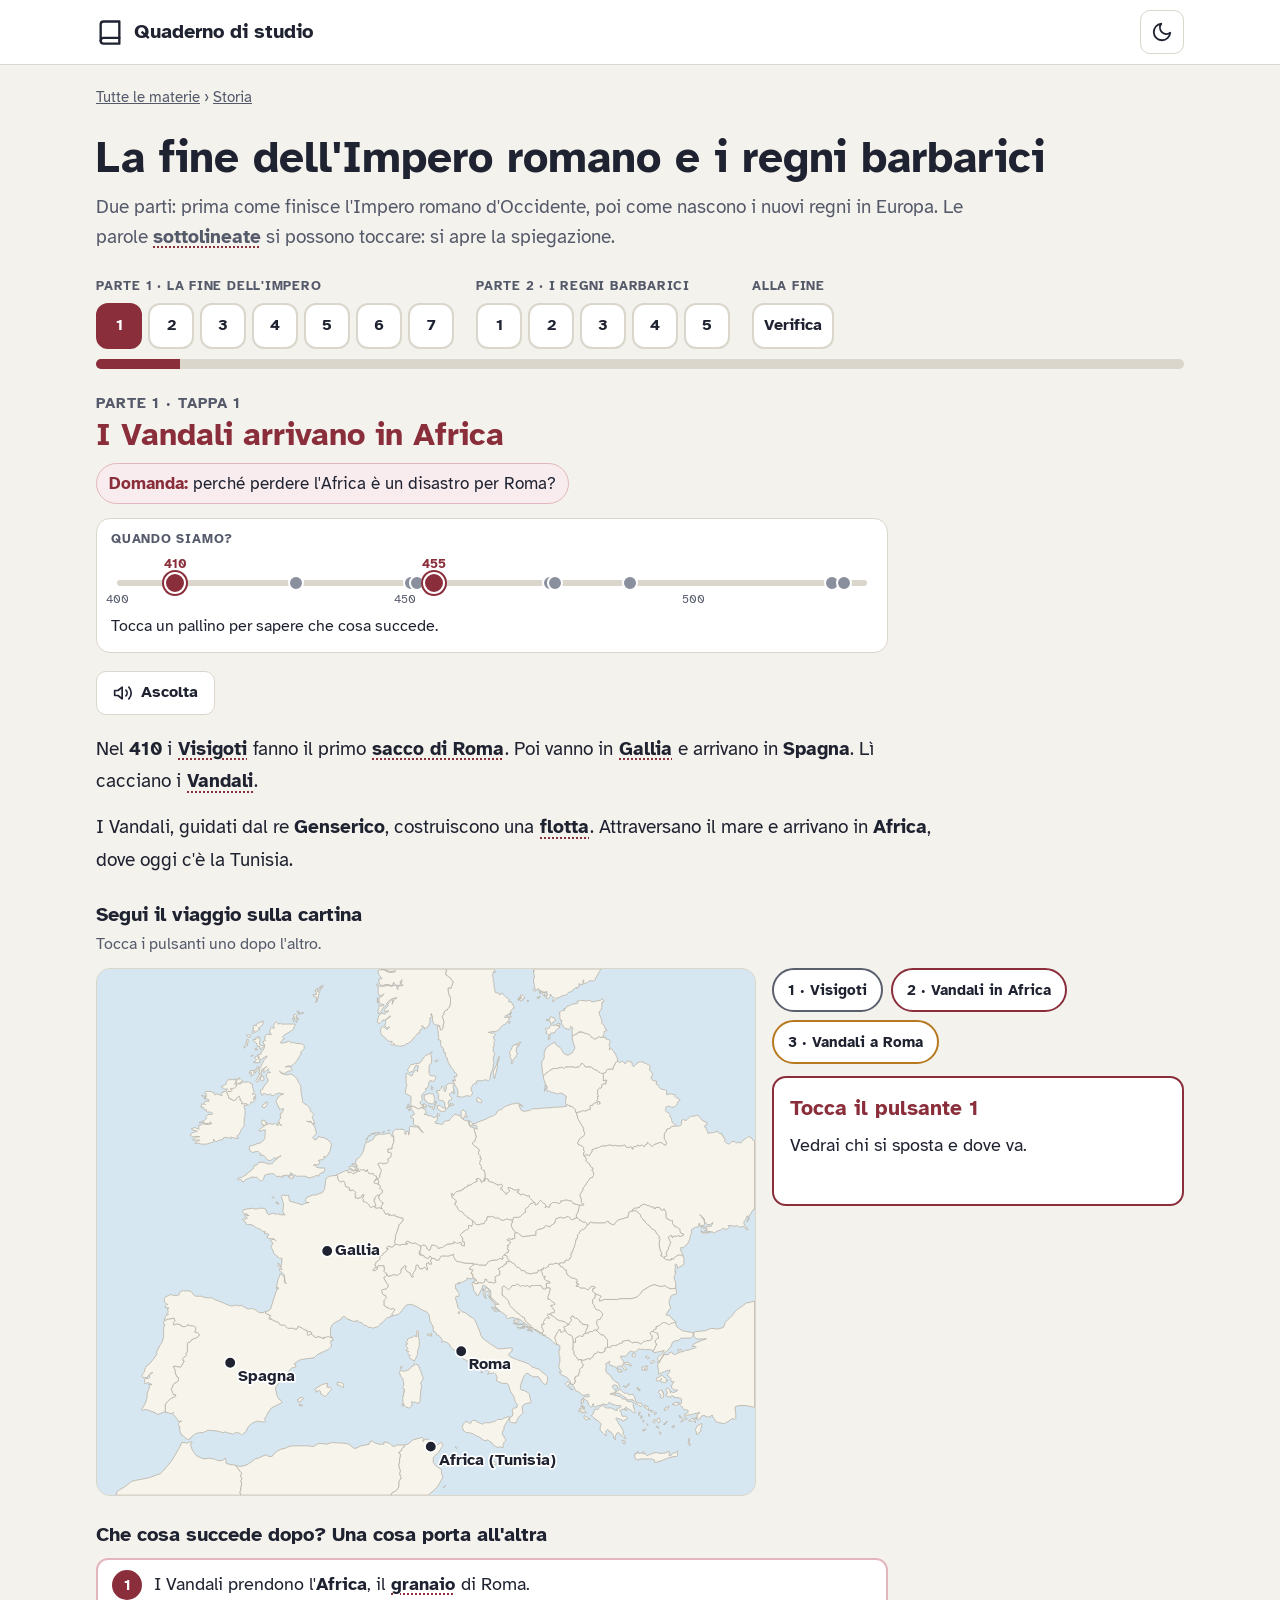
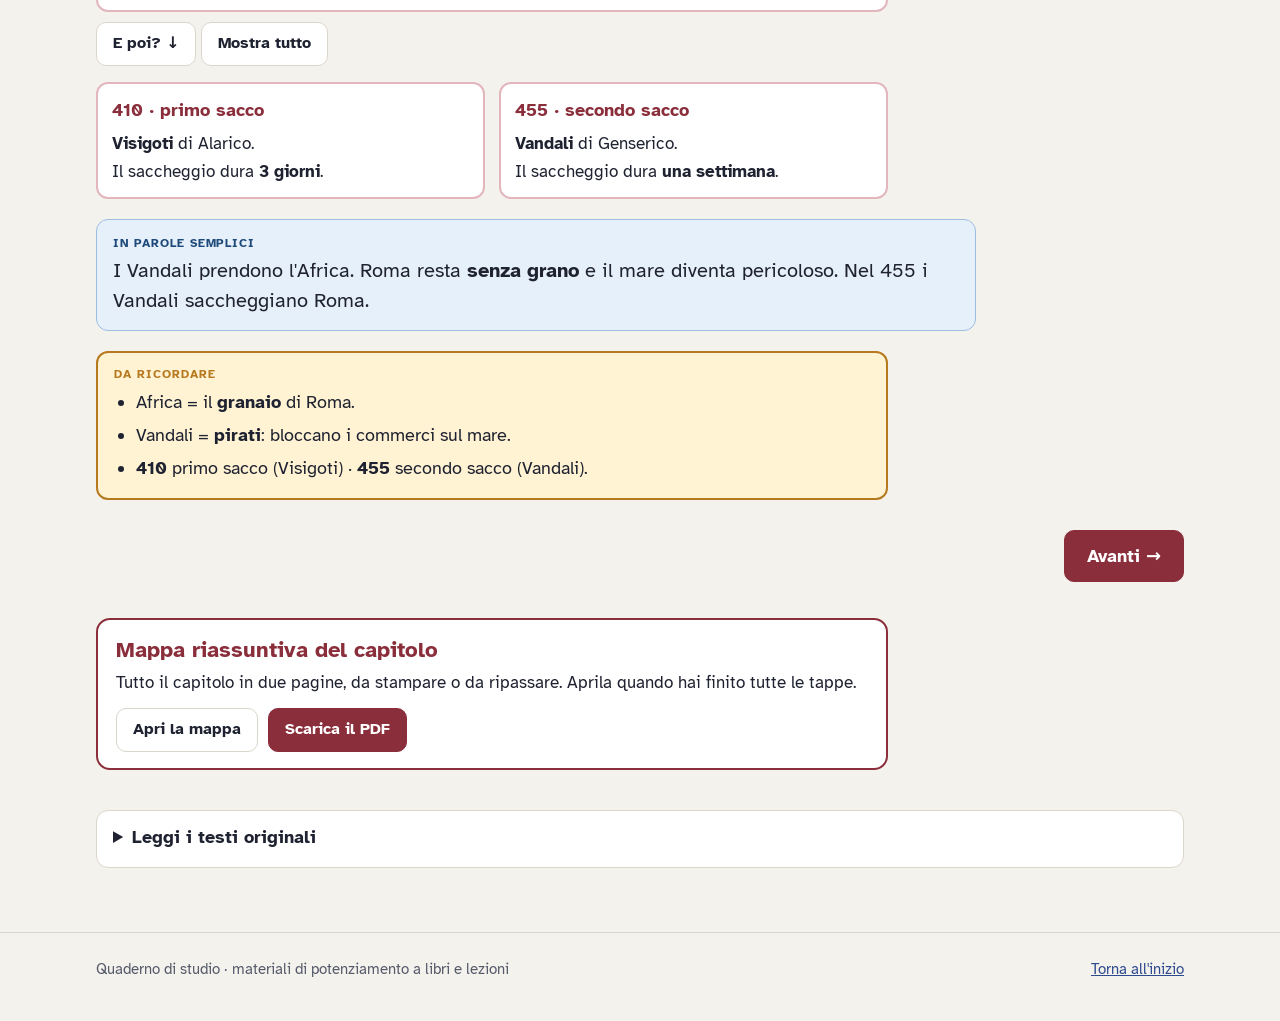
<file: Storia - La fine dell'Impero romano e i regni barbarici.html>
<!doctype html>
<html lang="it">
<head>
<meta charset="utf-8">
<meta name="viewport" content="width=device-width, initial-scale=1">
<title>La fine dell'Impero romano e i regni barbarici</title>
<meta name="robots" content="noindex">
<link rel="stylesheet" href="stile.css?v=20261014">
<script src="materiali.js?v=20261014"></script>
<script src="comune.js?v=20261014"></script>
<style>
  :root{--ac:#8A2E3B;--ac-chiaro:#F8ECEE;--ac-bordo:#E3B6BD;--ok:#2F6B2F;--ok-chiaro:#EAF4E8;--no:#A3302A;--no-chiaro:#FBEAEA;--mare:#D6E7F2;--terra:#F7F4EC;--confini:#B9B3A6;--oro:#B7791F;--oro-chiaro:#FFF3D4;--grigio:#8A8F9E}
  @media (prefers-color-scheme:dark){:root:not([data-theme="light"]){--ac:#F09AA8;--ac-chiaro:#2E1C20;--ac-bordo:#6B3440;--ok:#8FCB86;--ok-chiaro:#1C2A1B;--no:#EE9A94;--no-chiaro:#331C1B;--mare:#182533;--terra:#262A35;--confini:#4A5060;--oro:#E0B25A;--oro-chiaro:#2E2717;--grigio:#6B7080}}
  :root[data-theme="dark"]{--ac:#F09AA8;--ac-chiaro:#2E1C20;--ac-bordo:#6B3440;--ok:#8FCB86;--ok-chiaro:#1C2A1B;--no:#EE9A94;--no-chiaro:#331C1B;--mare:#182533;--terra:#262A35;--confini:#4A5060;--oro:#E0B25A;--oro-chiaro:#2E2717;--grigio:#6B7080}

  /* navigazione a tappe, divisa in due parti */
  .parti-nav{display:flex;flex-wrap:wrap;gap:10px 22px;margin:8px 0 10px}
  .gruppo{display:flex;flex-direction:column;gap:6px}
  .gruppo .etich{font-size:13px;font-weight:700;letter-spacing:.06em;text-transform:uppercase;color:var(--tenue)}
  .gruppo .bottoni{display:flex;flex-wrap:wrap;gap:6px}
  .gruppo button{min-width:46px;min-height:46px;border-radius:12px;border:2px solid var(--bordo);background:var(--carta);color:var(--inchiostro);font:inherit;font-weight:700;font-size:16px;cursor:pointer;padding:6px 10px}
  .gruppo button[aria-current="step"]{background:var(--ac);border-color:var(--ac);color:var(--carta)}
  .gruppo button.vista{border-color:var(--ac)}
  .avanzamento{height:10px;border-radius:99px;background:var(--bordo);overflow:hidden;margin:0 0 22px}
  .avanzamento span{display:block;height:100%;background:var(--ac);transition:width .3s}
  .tappa[hidden]{display:none}
  .tappa h2{font-size:clamp(24px,4vw,32px);margin:0 0 6px;color:var(--ac)}
  .tappa .num{font-size:15px;font-weight:700;letter-spacing:.06em;color:var(--tenue);text-transform:uppercase}
  .domanda-guida{display:inline-block;margin:2px 0 14px;padding:6px 12px;border-radius:999px;background:var(--ac-chiaro);border:1px solid var(--ac-bordo);font-size:17px}
  .domanda-guida b{color:var(--ac)}
  .testo{max-width:44em;font-size:19px;line-height:1.7}
  .testo p{margin:0 0 14px}
  .testo ul{margin:0 0 14px;padding-left:24px}
  .testo li{margin:6px 0}
  .strumenti{display:flex;flex-wrap:wrap;gap:10px;margin:0 0 18px}
  .semplice{background:var(--semplice);border:1px solid var(--semplice-bordo);border-radius:12px;padding:14px 16px;margin:20px 0;font-size:20px;line-height:1.5;max-width:44em}
  .semplice .tag,.ricorda .tag{display:flex;align-items:center;gap:6px;font-size:12px;font-weight:700;letter-spacing:.08em;color:var(--semplice-testo);margin-bottom:4px}
  .ricorda{background:var(--oro-chiaro);border:2px solid var(--oro);border-radius:12px;padding:12px 16px;margin:20px 0;max-width:44em}
  .ricorda .tag{color:var(--oro)}
  .ricorda ul{margin:0;padding-left:22px;font-size:18px}
  .ricorda li{margin:4px 0}
  .attenzione{background:var(--no-chiaro);border:2px solid var(--no);border-radius:12px;padding:12px 16px;margin:14px 0;max-width:44em;font-size:18px}
  h3.sotto{font-size:20px;margin:26px 0 8px}
  .aiuto{color:var(--tenue);font-size:16px;margin:-4px 0 10px}
  .navbasso{display:flex;justify-content:space-between;gap:12px;margin:30px 0 10px;flex-wrap:wrap}
  .navbasso .pulsante{min-height:52px;font-size:18px;padding:10px 22px}
  .navbasso .avanti{background:var(--ac);border-color:var(--ac);color:var(--carta)}

  /* parole toccabili */
  button.g{font:inherit;color:inherit;background:none;border:0;padding:0 1px;cursor:pointer;font-weight:700;text-decoration:underline dotted var(--ac) 2px;text-underline-offset:4px;border-radius:4px}
  button.g:hover{background:var(--ac-chiaro)}
  #glossa{position:fixed;left:50%;bottom:16px;transform:translateX(-50%);width:min(560px,calc(100% - 32px));background:var(--carta);border:2px solid var(--ac);border-radius:16px;padding:16px 18px 14px;box-shadow:0 10px 40px rgba(0,0,0,.25);z-index:20}
  #glossa[hidden]{display:none}
  #glossa h3{margin:0 0 4px;color:var(--ac);font-size:22px;padding-right:44px}
  #glossa p{margin:0;font-size:18px;line-height:1.55}
  #glossa .chiudi{position:absolute;top:8px;right:8px;width:44px;height:44px;border-radius:10px;border:1px solid var(--bordo);background:var(--carta);color:var(--inchiostro);cursor:pointer;font-size:22px;line-height:1}

  /* linea del tempo in cima a ogni tappa */
  .tempo{background:var(--carta);border:1px solid var(--bordo);border-radius:14px;padding:10px 14px 12px;margin:0 0 18px;max-width:44em}
  .tempo .tit{font-size:13px;font-weight:700;letter-spacing:.06em;text-transform:uppercase;color:var(--tenue);display:flex;justify-content:space-between;gap:10px;flex-wrap:wrap}
  .tempo .fuori{display:flex;gap:6px;flex-wrap:wrap}
  .tempo .fuori span{font-size:12px;border-radius:999px;padding:1px 8px;background:var(--ac);color:var(--carta);letter-spacing:0;text-transform:none}
  .binario{position:relative;height:58px;margin:4px 6px 0}
  .binario .riga{position:absolute;left:0;right:0;top:26px;height:6px;border-radius:99px;background:var(--bordo)}
  .binario .tacca{position:absolute;top:36px;transform:translateX(-50%);font-size:12px;color:var(--tenue)}
  .binario .pt{position:absolute;top:21px;transform:translateX(-50%);width:16px;height:16px;border-radius:50%;background:var(--grigio);border:2px solid var(--carta);padding:0;cursor:pointer}
  .binario .pt.on{width:22px;height:22px;top:18px;background:var(--ac);box-shadow:0 0 0 2px var(--ac)}
  .binario .lab{position:absolute;top:0;transform:translateX(-50%);font-size:13px;font-weight:700;color:var(--ac);white-space:nowrap}
  .tempo output{display:block;font-size:16px;min-height:24px;margin-top:2px}

  /* catena causa → conseguenza */
  .catena{max-width:44em;margin:10px 0 16px}
  .anello{display:flex;gap:12px;align-items:flex-start;background:var(--carta);border:2px solid var(--ac-bordo);border-radius:12px;padding:10px 14px;font-size:18px}
  .anello .n{flex:none;width:30px;height:30px;border-radius:50%;background:var(--ac);color:var(--carta);display:grid;place-items:center;font-weight:700;font-size:15px}
  .anello.fine{border-color:var(--ac);background:var(--ac-chiaro)}
  .giu{display:flex;align-items:center;gap:8px;padding:2px 0 2px 20px;color:var(--ac);font-style:italic;font-weight:700;font-size:15px;min-height:34px}
  .catena .poi{margin-top:10px}
  .anello[hidden],.giu[hidden]{display:none}

  /* personaggi */
  .personaggi{display:grid;grid-template-columns:repeat(auto-fill,minmax(210px,1fr));gap:12px;margin:10px 0 16px;max-width:44em}
  .pers{display:flex;flex-direction:column;gap:6px;text-align:left;min-height:150px;border-radius:14px;border:2px solid var(--ac-bordo);background:var(--carta);color:var(--inchiostro);font:inherit;cursor:pointer;padding:12px 14px}
  .pers .faccia{display:flex;align-items:center;gap:10px}
  .pers .ini{flex:none;width:44px;height:44px;border-radius:50%;display:grid;place-items:center;font-weight:700;font-size:18px;color:#fff}
  .pers b{font-size:19px;line-height:1.2}
  .pers .ruolo{font-size:15px;color:var(--tenue)}
  .pers .dopo{display:none;font-size:17px;line-height:1.45}
  .pers .gira{margin-top:auto;font-size:14px;color:var(--tenue)}
  .pers[aria-pressed="true"]{border-color:var(--ac);background:var(--ac-chiaro)}
  .pers[aria-pressed="true"] .dopo{display:block}
  .pers[aria-pressed="true"] .ruolo{display:none}

  /* confronti */
  .confronto{display:grid;grid-template-columns:repeat(2,minmax(0,1fr));gap:14px;margin:6px 0 16px;max-width:44em}
  .confronto.tre{grid-template-columns:repeat(3,minmax(0,1fr))}
  @media (max-width:640px){.confronto,.confronto.tre{grid-template-columns:1fr}}
  .scatola{background:var(--carta);border:2px solid var(--ac-bordo);border-radius:12px;padding:12px 14px}
  .scatola h4{margin:0 0 6px;font-size:18px;color:var(--ac)}
  .scatola p{margin:0;font-size:17px}
  .scatola ul{margin:0;padding-left:20px;font-size:17px}
  .scatola.verde{border-color:var(--ok)} .scatola.verde h4{color:var(--ok)}
  .scatola.rossa{border-color:var(--no)} .scatola.rossa h4{color:var(--no)}
  .bollo{display:inline-block;font-size:13px;font-weight:700;border-radius:999px;padding:2px 10px;margin-bottom:6px}
  .bollo.si{background:var(--ok-chiaro);color:var(--ok);border:1px solid var(--ok)}
  .bollo.no{background:var(--no-chiaro);color:var(--no);border:1px solid var(--no)}

  /* carte che si girano (teorie) */
  .carte{display:grid;grid-template-columns:repeat(3,minmax(0,1fr));gap:12px;margin:10px 0 16px;max-width:44em}
  @media (max-width:640px){.carte{grid-template-columns:1fr}}
  .carta{min-height:150px;border-radius:14px;border:2px solid var(--ac-bordo);background:var(--carta);color:var(--inchiostro);font:inherit;cursor:pointer;padding:12px 14px;text-align:left;display:flex;flex-direction:column;gap:6px}
  .carta .q{font-size:19px;font-weight:700;color:var(--ac)}
  .carta .dopo{display:none;font-size:17px}
  .carta .gira{margin-top:auto;font-size:14px;color:var(--tenue)}
  .carta[aria-pressed="true"]{background:var(--no-chiaro);border-color:var(--no)}
  .carta[aria-pressed="true"] .dopo{display:block}
  .carta[aria-pressed="true"] .prima{display:none}

  /* cartine */
  .cartina-box{display:grid;grid-template-columns:minmax(0,1.6fr) minmax(0,1fr);gap:16px;align-items:start;margin:10px 0 16px}
  @media (max-width:820px){.cartina-box{grid-template-columns:1fr}}
  .cartina{width:100%;height:auto;border-radius:14px;border:1px solid var(--bordo);background:var(--mare);display:block}
  .cartina .terra{fill:var(--terra);stroke:var(--confini);stroke-width:1}
  .cartina .terra.acc{fill:var(--ac-chiaro);stroke:var(--ac)}
  .cartina .luogo circle{fill:#1F2230;stroke:#fff;stroke-width:2}
  .cartina text{font:700 20px "Atkinson",system-ui,sans-serif;fill:#1F2230;paint-order:stroke;stroke:#fff;stroke-width:4px;stroke-linejoin:round}
  .cartina .tratto{fill:none;stroke-width:6;stroke-linecap:round}
  .cartina .tratto.anim{stroke-dasharray:var(--l);stroke-dashoffset:var(--l);animation:disegna 1.2s ease forwards}
  @keyframes disegna{to{stroke-dashoffset:0}}
  .cartina .pin{cursor:pointer;outline:none}
  .cartina .pin circle{stroke:#fff;stroke-width:3}
  .cartina .pin.attivo circle,.cartina .pin:focus-visible circle{stroke:#1F2230;stroke-width:4}
  .cartina .fascia{fill:rgba(122,78,143,.22);stroke:#7A4E8F;stroke-width:2;stroke-dasharray:6 5}
  .info-mappa{background:var(--carta);border:2px solid var(--zona,var(--ac));border-radius:14px;padding:14px 16px;min-height:130px}
  .info-mappa h4{margin:0 0 2px;color:var(--zona,var(--ac));font-size:21px}
  .info-mappa .area{font-size:13px;font-weight:700;color:var(--tenue);text-transform:uppercase;letter-spacing:.05em}
  .info-mappa p{margin:6px 0 0;font-size:18px}
  .passi{display:flex;flex-wrap:wrap;gap:8px;margin:0 0 12px}
  .passi button,.scelte-chip button{min-height:44px;border-radius:999px;border:2px solid var(--zona,var(--bordo));background:var(--carta);color:var(--inchiostro);font:inherit;font-size:15px;font-weight:700;padding:4px 14px;cursor:pointer}
  .passi button[aria-pressed="true"],.scelte-chip button[aria-pressed="true"]{background:var(--zona,var(--inchiostro));border-color:var(--zona,var(--inchiostro));color:#fff}
  .scelte-chip{display:flex;flex-wrap:wrap;gap:6px;margin-top:12px}

  /* insegne */
  .insegne{display:grid;grid-template-columns:repeat(5,minmax(0,1fr));gap:8px;margin:10px 0 10px;max-width:44em}
  @media (max-width:560px){.insegne{grid-template-columns:repeat(3,minmax(0,1fr))}}
  .insegne button{display:flex;flex-direction:column;align-items:center;gap:4px;min-height:104px;border-radius:12px;border:2px solid var(--oro);background:var(--carta);color:var(--inchiostro);font:inherit;font-size:15px;font-weight:700;cursor:pointer;padding:8px 4px}
  .insegne button svg{width:48px;height:48px;color:var(--oro)}
  .insegne button[aria-pressed="true"]{background:var(--oro-chiaro)}
  .box-info{background:var(--carta);border:2px solid var(--oro);border-radius:12px;padding:12px 14px;max-width:44em;min-height:72px;font-size:18px}

  /* ciclo */
  .ciclo-box{display:grid;grid-template-columns:minmax(0,1fr) minmax(0,1fr);gap:16px;align-items:center;max-width:44em;margin:10px 0 16px}
  @media (max-width:640px){.ciclo-box{grid-template-columns:1fr}}
  .ciclo{width:100%;max-width:360px;height:auto;display:block;margin:0 auto}
  .ciclo .nodo-c rect{fill:var(--carta);stroke:var(--ac-bordo);stroke-width:2}
  .ciclo .nodo-c.on rect{fill:var(--ac);stroke:var(--ac)}
  .ciclo .nodo-c text{font:700 14px "Atkinson",system-ui,sans-serif;fill:var(--inchiostro)}
  .ciclo .nodo-c.on text{fill:var(--carta)}
  .ciclo .freccia-c{fill:none;stroke:var(--ac);stroke-width:3}

  /* puntini e proporzioni */
  .puntini{display:grid;grid-template-columns:repeat(20,1fr);gap:4px;max-width:440px;margin:10px 0}
  .puntini i{aspect-ratio:1;border-radius:50%;background:var(--bordo);display:block}
  .puntini i.got{background:var(--ac)}
  .legenda-p{display:flex;flex-wrap:wrap;gap:6px 18px;font-size:16px}
  .legenda-p span{display:inline-flex;align-items:center;gap:6px}
  .legenda-p i{width:14px;height:14px;border-radius:50%;display:inline-block}
  .omini{display:flex;flex-wrap:wrap;gap:4px;max-width:440px;margin:8px 0}
  .omini svg{width:30px;height:30px;color:var(--ac);transition:opacity .4s}
  .omini svg.via{opacity:.15}
  .terre{display:grid;gap:10px;max-width:44em;margin:10px 0}
  .barra-terra{display:flex;height:46px;border-radius:10px;overflow:hidden;border:2px solid var(--bordo)}
  .barra-terra div{display:grid;place-items:center;font-size:14px;font-weight:700;color:#fff;border-right:2px dashed rgba(255,255,255,.7)}
  .barra-terra div:last-child{border-right:0}

  /* eliminazioni */
  .regni{display:flex;flex-wrap:wrap;gap:8px;margin:10px 0}
  .regni span{display:inline-flex;align-items:center;min-height:40px;padding:4px 12px;border-radius:10px;border:2px solid var(--ac-bordo);background:var(--carta);font-weight:700;font-size:16px;transition:all .3s}
  .regni span.out{text-decoration:line-through;opacity:.45;border-style:dashed}
  .regni span.salvo{background:var(--ok-chiaro);border-color:var(--ok);color:var(--ok)}

  /* verifica */
  .domanda{background:var(--carta);border:1px solid var(--bordo);border-radius:12px;padding:14px 16px;margin:0 0 12px;max-width:44em}
  .domanda p{margin:0 0 10px;font-size:19px}
  .vf{display:flex;gap:10px;flex-wrap:wrap}
  .vf button{min-width:110px;min-height:48px;border-radius:10px;border:2px solid var(--bordo);background:var(--fondo);color:var(--inchiostro);font:inherit;font-weight:700;cursor:pointer}
  .vf button.giusta{background:var(--ok-chiaro);border-color:var(--ok)}
  .vf button.sbagliata{background:var(--no-chiaro);border-color:var(--no)}
  .spiega{margin-top:10px;font-size:17px;border-radius:8px;padding:8px 12px}
  .spiega.ok{background:var(--ok-chiaro)} .spiega.no{background:var(--no-chiaro)}
  .ordina{display:grid;gap:8px;max-width:44em}
  .ordina button{display:flex;align-items:center;gap:12px;text-align:left;min-height:52px;border-radius:12px;border:2px solid var(--bordo);background:var(--carta);color:var(--inchiostro);font:inherit;font-size:18px;padding:8px 12px;cursor:pointer}
  .ordina button .pos{flex:none;width:32px;height:32px;border-radius:50%;border:2px dashed var(--bordo);display:grid;place-items:center;font-weight:700}
  .ordina button.fatto{border-color:var(--ok);background:var(--ok-chiaro);cursor:default}
  .ordina button.fatto .pos{background:var(--ok);border:0;color:#fff}
  .ordina button.errore{animation:scuoti .35s;border-color:var(--no)}
  @keyframes scuoti{25%{transform:translateX(-6px)}75%{transform:translateX(6px)}}
  .abbina{display:grid;grid-template-columns:auto 1fr;gap:10px 14px;align-items:center;max-width:44em}
  .abbina label{font-weight:700;font-size:18px}
  .abbina select{min-height:48px;font:inherit;font-size:17px;border-radius:10px;border:2px solid var(--bordo);background:var(--carta);color:var(--inchiostro);padding:4px 8px;max-width:100%}
  .abbina select.ok{border-color:var(--ok);background:var(--ok-chiaro)} .abbina select.no{border-color:var(--no);background:var(--no-chiaro)}
  @media (max-width:560px){.abbina{grid-template-columns:1fr}}
  .smista{max-width:44em}
  .smista .carta-s{background:var(--carta);border:2px solid var(--ac);border-radius:12px;padding:12px 14px;font-size:19px;font-weight:700;margin:6px 0 10px;min-height:56px}
  .smista .lati{display:flex;gap:10px;flex-wrap:wrap}
  .smista .lati button{flex:1;min-width:140px;min-height:52px;border-radius:12px;border:2px solid var(--bordo);background:var(--fondo);color:var(--inchiostro);font:inherit;font-weight:700;font-size:18px;cursor:pointer}
  .punteggio{font-size:22px;font-weight:700;margin:16px 0}
  details.originale{margin:40px 0 0;background:var(--carta);border:1px solid var(--bordo);border-radius:12px;padding:12px 16px}
  details.originale summary{cursor:pointer;font-weight:700;min-height:32px}
  details.originale h3{margin:18px 0 6px}
  details.originale p{font-size:17px;line-height:1.6}
</style>
</head>
<body>
<header id="testata"></header>
<main class="contenitore">
  <p class="briciole"><a href="index.html">Tutte le materie</a> › <a href="materia.html?m=storia">Storia</a></p>
  <h1>La fine dell'Impero romano e i regni barbarici</h1>
  <p class="sottotitolo">Due parti: prima come finisce l'Impero romano d'Occidente, poi come nascono i nuovi regni in Europa. Le parole <b style="text-decoration:underline dotted var(--ac) 2px;text-underline-offset:4px">sottolineate</b> si possono toccare: si apre la spiegazione.</p>

  <nav class="parti-nav" id="percorso" aria-label="Tappe"></nav>
  <div class="avanzamento" aria-hidden="true"><span id="barra"></span></div>

  <!-- ================= PARTE 1 · TAPPA 1 ================= -->
  <section class="tappa" data-parte="1" data-titolo="I Vandali arrivano in Africa">
    <div class="num">Parte 1 · Tappa 1</div>
    <h2>I Vandali arrivano in Africa</h2>
    <div class="domanda-guida"><b>Domanda:</b> perché perdere l'Africa è un disastro per Roma?</div>
    <div class="tempo" data-anni="410,455"></div>
    <div class="strumenti"><button class="pulsante ascolta" type="button">Ascolta</button></div>
    <div class="testo leggibile">
      <p>Nel <b>410</b> i <button class="g" data-g="visigoti">Visigoti</button> fanno il primo <button class="g" data-g="sacco">sacco di Roma</button>. Poi vanno in <button class="g" data-g="gallia">Gallia</button> e arrivano in <b>Spagna</b>. Lì cacciano i <button class="g" data-g="vandali">Vandali</button>.</p>
      <p>I Vandali, guidati dal re <b>Genserico</b>, costruiscono una <button class="g" data-g="flotta">flotta</button>. Attraversano il mare e arrivano in <b>Africa</b>, dove oggi c'è la Tunisia.</p>
    </div>
    <h3 class="sotto">Segui il viaggio sulla cartina</h3>
    <p class="aiuto">Tocca i pulsanti uno dopo l'altro.</p>
    <div class="cartina-box">
      <svg class="cartina" id="mappa-vandali" role="img" aria-label="Cartina: viaggio dei Visigoti e dei Vandali"></svg>
      <div><div class="passi" id="passi-vandali"></div><div class="info-mappa" id="info-vandali" aria-live="polite"><h4>Tocca il pulsante 1</h4><p>Vedrai chi si sposta e dove va.</p></div></div>
    </div>
    <h3 class="sotto">Che cosa succede dopo? Una cosa porta all'altra</h3>
    <div class="catena" data-catena="vandali"></div>
    <div class="confronto">
      <div class="scatola"><h4>410 · primo sacco</h4><p><b>Visigoti</b> di Alarico.<br>Il saccheggio dura <b>3 giorni</b>.</p></div>
      <div class="scatola"><h4>455 · secondo sacco</h4><p><b>Vandali</b> di Genserico.<br>Il saccheggio dura <b>una settimana</b>.</p></div>
    </div>
    <div class="semplice"><span class="tag">IN PAROLE SEMPLICI</span>I Vandali prendono l'Africa. Roma resta <b>senza grano</b> e il mare diventa pericoloso. Nel 455 i Vandali saccheggiano Roma.</div>
    <div class="ricorda"><span class="tag">DA RICORDARE</span><ul><li>Africa = il <b>granaio</b> di Roma.</li><li>Vandali = <b>pirati</b>: bloccano i commerci sul mare.</li><li><b>410</b> primo sacco (Visigoti) · <b>455</b> secondo sacco (Vandali).</li></ul></div>
  </section>

  <!-- ================= PARTE 1 · TAPPA 2 ================= -->
  <section class="tappa" data-parte="1" data-titolo="Tre persone rimettono in piedi l'Impero" hidden>
    <div class="num">Parte 1 · Tappa 2</div>
    <h2>Tre persone rimettono in piedi l'Impero</h2>
    <div class="domanda-guida"><b>Domanda:</b> chi salva l'Impero, e come?</div>
    <div class="tempo" data-anni="410,451"></div>
    <div class="strumenti"><button class="pulsante ascolta" type="button">Ascolta</button></div>
    <div class="testo leggibile">
      <p>Dopo il primo sacco l'Impero d'Occidente è ferito, ma <b>si rialza ancora una volta</b>. Lo aiutano tre persone. Ognuna si occupa di una cosa diversa.</p>
    </div>
    <p class="aiuto">Tocca una scheda per scoprire che cosa fa.</p>
    <div class="personaggi" data-pers="galla,costanzo,ezio"></div>
    <div class="semplice"><span class="tag">IN PAROLE SEMPLICI</span><b>Galla Placidia</b> governa, <b>Costanzo</b> mette in ordine l'esercito, <b>Ezio</b> lo guida e vince le battaglie.</div>
    <div class="ricorda"><span class="tag">DA RICORDARE</span><ul><li>Galla Placidia = sorella dell'imperatore <b>Onorio</b>; governa lo Stato.</li><li>Flavio Costanzo = suo marito; riordina le <button class="g" data-g="legioni">legioni</button>.</li><li>Ezio = comandante dell'esercito; sconfiggerà gli Unni.</li></ul></div>
  </section>

  <!-- ================= PARTE 1 · TAPPA 3 ================= -->
  <section class="tappa" data-parte="1" data-titolo="Ezio, Attila e il papa" hidden>
    <div class="num">Parte 1 · Tappa 3</div>
    <h2>Ezio, Attila e il papa</h2>
    <div class="domanda-guida"><b>Domanda:</b> perché Attila rinuncia all'Italia?</div>
    <div class="tempo" data-anni="451,452"></div>
    <div class="strumenti"><button class="pulsante ascolta" type="button">Ascolta</button></div>
    <div class="testo leggibile">
      <p>Nel <b>451</b> Ezio combatte contro <b>Attila</b>, il re degli <button class="g" data-g="unni">Unni</button>, ai <b>Campi Catalaunici</b>, in Gallia (oggi Francia). <b>Ezio vince.</b></p>
      <p>Ezio conosce bene Attila: da giovane ha vissuto alla sua corte come <button class="g" data-g="ostaggio">ostaggio</button>. Sa come ragiona.</p>
      <p>Attila allora va verso l'<b>Italia</b>. Distrugge <b>Aquileia</b> e va verso <b>Milano</b>. Vicino a <b>Mantova</b> lo incontra il papa <b>Leone Magno</b> e lo convince a tornare in <button class="g" data-g="pannonia">Pannonia</button>.</p>
    </div>
    <h3 class="sotto">Il percorso di Attila, passo per passo</h3>
    <div class="cartina-box">
      <svg class="cartina" id="mappa-attila" role="img" aria-label="Cartina: il percorso di Attila"></svg>
      <div><div class="passi" id="passi-attila"></div><div class="info-mappa" id="info-attila" aria-live="polite"><h4>Tocca il pulsante 1</h4><p>Segui Attila dalla Pannonia all'Italia e ritorno.</p></div></div>
    </div>
    <h3 class="sotto">Un miracolo? Oppure ci sono motivi concreti?</h3>
    <div class="confronto">
      <div class="scatola"><h4>Che cosa dicono i cristiani di allora</h4><p>È un <b>miracolo</b>: Dio ha fermato Attila. Questa è <button class="g" data-g="propaganda">propaganda</button>.</p></div>
      <div class="scatola verde"><h4>Che cosa dicono gli storici</h4><ul><li>le <button class="g" data-g="epidemia">epidemie</button> uccidono molti soldati di Attila;</li><li>non c'è più <button class="g" data-g="bottino">bottino</button> da prendere;</li><li>l'esercito è stanco: meglio tornare a casa.</li></ul></div>
    </div>
    <div class="attenzione"><b style="color:var(--no)">Attenzione!</b> L'imperatore non fa niente. A trattare con Attila è il <b>papa</b>: fa un lavoro <b>politico</b>, quello che doveva fare l'imperatore.</div>
    <div class="personaggi" data-pers="attila,leone"></div>
    <div class="semplice"><span class="tag">IN PAROLE SEMPLICI</span>Ezio batte Attila in Francia. Attila scende in Italia, ma il papa lo convince a tornare a casa. Attila accetta anche perché il suo esercito è <b>malato e stanco</b>.</div>
    <div class="ricorda"><span class="tag">DA RICORDARE</span><ul><li><b>451</b> Campi Catalaunici: Ezio sconfigge Attila.</li><li>Attila distrugge <b>Aquileia</b>, poi incontra <b>Leone Magno</b> vicino a Mantova.</li><li>Il papa prende il posto dell'imperatore, che è assente.</li></ul></div>
  </section>

  <!-- ================= PARTE 1 · TAPPA 4 ================= -->
  <section class="tappa" data-parte="1" data-titolo="476: l'ultimo imperatore" hidden>
    <div class="num">Parte 1 · Tappa 4</div>
    <h2>476: l'ultimo imperatore</h2>
    <div class="domanda-guida"><b>Domanda:</b> perché proprio il 476 è la fine dell'Impero d'Occidente?</div>
    <div class="tempo" data-anni="454,455,475,476"></div>
    <div class="strumenti"><button class="pulsante ascolta" type="button">Ascolta</button></div>
    <div class="testo leggibile">
      <p>In poco più di vent'anni l'Impero d'Occidente crolla. Leggi la catena dall'alto in basso.</p>
    </div>
    <div class="catena" data-catena="fine"></div>
    <h3 class="sotto">Le insegne imperiali</h3>
    <p class="aiuto">Erano gli oggetti che mostravano chi era l'imperatore. Toccane una.</p>
    <div class="insegne" id="insegne"></div>
    <div class="box-info" id="info-insegne" aria-live="polite">Chi le indossava aveva il <b>potere dell'imperatore</b>.</div>
    <h3 class="sotto">Il gesto di Odoacre</h3>
    <div class="testo leggibile">
      <p>Odoacre <b>non diventa imperatore</b> e non sceglie nessun altro. Prende le insegne e le <b>manda a Costantinopoli</b> (<button class="g" data-g="bisanzio">Bisanzio</button>), all'imperatore d'Oriente.</p>
      <p>È come dire: <b>«In Occidente non c'è più nessuno che può essere imperatore. L'imperatore vero è solo in Oriente.»</b></p>
    </div>
    <div class="personaggi" data-pers="ricimero,oreste,romolo,odoacre"></div>
    <div class="semplice"><span class="tag">IN PAROLE SEMPLICI</span>Nel <b>476</b> Odoacre manda via l'ultimo imperatore, un ragazzo, e spedisce in Oriente i simboli del potere. Per questo il 476 è la <b>fine dell'Impero romano d'Occidente</b>.</div>
    <div class="ricorda"><span class="tag">DA RICORDARE</span><ul><li><b>454</b> Ezio viene ucciso da una <button class="g" data-g="congiura">congiura</button>.</li><li><b>Augustolo</b> = «piccolo Augusto», l'ultimo imperatore.</li><li><b>476</b> = data scelta dagli storici per la fine dell'Impero d'Occidente.</li></ul></div>
  </section>

  <!-- ================= PARTE 1 · TAPPA 5 ================= -->
  <section class="tappa" data-parte="1" data-titolo="Perché l'Oriente resiste e l'Occidente no?" hidden>
    <div class="num">Parte 1 · Tappa 5</div>
    <h2>Perché l'Oriente resiste e l'Occidente no?</h2>
    <div class="domanda-guida"><b>Domanda:</b> qual è il vero motivo della caduta?</div>
    <div class="tempo" data-anni="378,476,1453"></div>
    <div class="strumenti"><button class="pulsante ascolta" type="button">Ascolta</button></div>
    <div class="testo leggibile">
      <p>Dopo il 476 l'Impero d'<b>Occidente</b> scompare. L'Impero d'<b>Oriente</b> invece dura ancora <b>quasi mille anni</b>, fino al 1453.</p>
      <p>Gli imperatori avevano fatto le stesse <button class="g" data-g="riforme">riforme</button> in tutte e due le parti. In Oriente funzionano, in Occidente no. <b>Perché?</b></p>
    </div>
    <h3 class="sotto">Tre spiegazioni che non bastano</h3>
    <p class="aiuto">Tocca una carta per vedere perché non basta.</p>
    <div class="carte" id="teorie"></div>
    <h3 class="sotto">La spiegazione migliore: due metà diverse</h3>
    <div class="confronto">
      <div class="scatola verde"><h4>Oriente</h4><ul><li>più <b>ricco</b></li><li>più città (più <button class="g" data-g="urbanizzato">urbanizzato</button>)</li><li>commerci con <b>Asia</b> e Africa</li><li>un solo grande nemico: i <button class="g" data-g="sasanidi">Sasanidi</button></li></ul></div>
      <div class="scatola rossa"><h4>Occidente</h4><ul><li>meno <b>ricco</b></li><li>meno città</li><li>commerci più piccoli</li><li>confine <b>lunghissimo</b>, dalla Britannia al Danubio, con tanti popoli che spingono insieme</li></ul></div>
    </div>
    <div class="testo leggibile">
      <p>Per 400 anni le due parti si sono <b>aiutate</b>: l'esercito andava dove serviva, e i soldi arrivavano da Egitto, Gallia e Siria. Quando questo aiuto finisce, in Occidente parte un <b>circolo vizioso</b>.</p>
    </div>
    <h3 class="sotto">Il circolo vizioso</h3>
    <div class="ciclo-box">
      <svg class="ciclo" id="ciclo" viewBox="0 0 360 360" role="img" aria-label="Circolo vizioso: spese militari, tasse, malcontento, meno entrate, meno difesa"></svg>
      <div><div class="box-info" id="info-ciclo" aria-live="polite" style="border-color:var(--ac)">Tocca <b>«Gira»</b> per seguire il giro.</div><p style="margin:10px 0 0"><button class="pulsante" type="button" id="gira-ciclo">Gira ↻</button></p></div>
    </div>
    <div class="semplice"><span class="tag">IN PAROLE SEMPLICI</span>L'Occidente era <b>più povero</b> e aveva <b>più nemici</b>. Quando l'Oriente smette di aiutarlo, servono più soldi per l'esercito, la gente paga sempre meno tasse e l'Impero non riesce più a difendersi.</div>
    <div class="ricorda"><span class="tag">DA RICORDARE</span><ul><li>Oriente: dura fino al <b>1453</b>.</li><li>Cristianesimo, invasioni, congiure: da sole <b>non bastano</b> a spiegare.</li><li>Il problema principale: finisce la <button class="g" data-g="solidarieta">solidarietà</button> tra Oriente e Occidente.</li></ul></div>
  </section>

  <!-- ================= PARTE 1 · TAPPA 6 ================= -->
  <section class="tappa" data-parte="1" data-titolo="I cristiani discutono: chi è Gesù?" hidden>
    <div class="num">Parte 1 · Tappa 6</div>
    <h2>I cristiani discutono: chi è Gesù?</h2>
    <div class="domanda-guida"><b>Domanda:</b> che cosa decidono i concili?</div>
    <div class="tempo" data-anni="431,451"></div>
    <div class="strumenti"><button class="pulsante ascolta" type="button">Ascolta</button></div>
    <div class="testo leggibile">
      <p>Ormai il cristianesimo è la <b>religione ufficiale</b> dell'Impero. I <button class="g" data-g="vescovi">vescovi</button> si riuniscono nei <button class="g" data-g="concilio">concili</button>, controllati dall'imperatore. Devono decidere che cosa è <button class="g" data-g="ortodosso">ortodosso</button>, cioè vero.</p>
      <p>La domanda più importante è: <b>Gesù è uomo, è Dio, o tutte e due le cose?</b> Chi la pensa in modo diverso dalla Chiesa è chiamato <button class="g" data-g="eretico">eretico</button>.</p>
    </div>
    <div class="confronto tre">
      <div class="scatola rossa"><span class="bollo no">eretico</span><h4>Nestorio</h4><svg viewBox="0 0 120 50" width="120" height="50" aria-hidden="true"><circle cx="34" cy="25" r="18" fill="#C9B27A"/><circle cx="86" cy="25" r="18" fill="#E8C35A"/><text x="34" y="30" text-anchor="middle" font-size="12" font-weight="700" fill="#3A2A00">uomo</text><text x="86" y="30" text-anchor="middle" font-size="12" font-weight="700" fill="#3A2A00">Dio</text></svg><p>In Gesù ci sono <b>due persone separate</b>. Maria è madre solo dell'uomo.<br><b>Concilio di Efeso, 431</b></p></div>
      <div class="scatola rossa"><span class="bollo no">eretico</span><h4>Eutiche</h4><svg viewBox="0 0 120 50" width="120" height="50" aria-hidden="true"><circle cx="60" cy="25" r="22" fill="#E8C35A"/><text x="60" y="30" text-anchor="middle" font-size="12" font-weight="700" fill="#3A2A00">Dio</text></svg><p>Gesù è <b>solo Dio</b>.<br><b>Concilio di Calcedonia, 451</b></p></div>
      <div class="scatola verde"><span class="bollo si">ortodosso</span><h4>La Chiesa</h4><svg viewBox="0 0 120 50" width="120" height="50" aria-hidden="true"><path d="M60 3a22 22 0 0 1 0 44z" fill="#E8C35A"/><path d="M60 3a22 22 0 0 0 0 44z" fill="#C9B27A"/><circle cx="60" cy="25" r="22" fill="none" stroke="#2F6B2F" stroke-width="3"/></svg><p><b>Una sola persona</b> con <b>due nature</b>: divina e umana.</p></div>
    </div>
    <h3 class="sotto">Dove vanno gli eretici?</h3>
    <div class="confronto tre">
      <div class="scatola"><h4>Ariani</h4><p>Nel <button class="g" data-g="barbaricum">Barbaricum</button>: convertono <b>Goti e Germani</b>.</p></div>
      <div class="scatola"><h4>Nestoriani</h4><p>In <b>Africa</b> e in <b>Asia</b>, fino in Cina.</p></div>
      <div class="scatola"><h4>Eutichiani</h4><p>In <b>Egitto</b> e in <b>Etiopia</b>.</p></div>
    </div>
    <div class="attenzione"><b style="color:var(--no)">Tutto si capovolge!</b> Prima erano i cristiani a essere accusati. Ora i templi <button class="g" data-g="pagani">pagani</button> vengono chiusi, e sono i <b>pagani</b> a essere accusati della rabbia di Dio.</div>
    <div class="semplice"><span class="tag">IN PAROLE SEMPLICI</span>I vescovi decidono che Gesù è <b>uomo e Dio insieme</b>. Chi la pensa diversamente è un eretico e spesso deve scappare, portando la sua fede in altri paesi.</div>
    <div class="ricorda"><span class="tag">DA RICORDARE</span><ul><li>Ortodosso = <b>vero</b> secondo la Chiesa · eretico = <b>condannato</b>.</li><li><b>431</b> Efeso condanna Nestorio · <b>451</b> Calcedonia condanna Eutiche.</li><li>Gli <b>ariani</b> convertono i popoli barbari.</li></ul></div>
  </section>

  <!-- ================= PARTE 1 · TAPPA 7 ================= -->
  <section class="tappa" data-parte="1" data-titolo="Città vuote e la «tempesta perfetta»" hidden>
    <div class="num">Parte 1 · Tappa 7</div>
    <h2>Città vuote e la «tempesta perfetta»</h2>
    <div class="domanda-guida"><b>Domanda:</b> come cambia la vita delle persone?</div>
    <div class="tempo" data-anni=""></div>
    <div class="strumenti"><button class="pulsante ascolta" type="button">Ascolta</button></div>
    <div class="testo leggibile">
      <p>Nell'ultimo secolo dell'Impero le <b>città</b> diventano pericolose e i mari sono pieni di pirati vandali. La vita si sposta nelle grandi <button class="g" data-g="villa">ville</button> di campagna.</p>
    </div>
    <div class="confronto">
      <div class="scatola rossa"><h4>La città</h4><ul><li>pericolosa</li><li>i servizi non funzionano</li><li>si chiedono tasse per pagare i soldati</li></ul></div>
      <div class="scatola verde"><h4>La villa del signore</h4><ul><li>grande come una <b>regione</b></li><li>il signore fa anche da <b>giudice</b></li><li>produce tutto da sola (<button class="g" data-g="autosufficienza">autosufficienza</button>)</li></ul></div>
    </div>
    <div class="testo leggibile">
      <p>Gli <b>schiavi</b> sono sempre meno. Al loro posto lavorano i <button class="g" data-g="coloni">coloni</button>: contadini liberi che si mettono al servizio del signore. In cambio il signore li <b>protegge</b> dai barbari e dai funzionari che chiedono le tasse. Questo si chiama <button class="g" data-g="patrocinio">patrocinio</button>.</p>
    </div>
    <h3 class="sotto">La «tempesta perfetta»: tante disgrazie una dopo l'altra</h3>
    <div class="catena" data-catena="tempesta"></div>
    <div class="omini" id="omini" aria-label="20 persone, poi solo 10"></div>
    <p style="margin:0 0 10px"><button class="pulsante" type="button" id="dimezza">Guarda: due secoli dopo</button></p>
    <div class="semplice"><span class="tag">IN PAROLE SEMPLICI</span>Freddo, piogge, fame, malattie e guerre: in quasi 200 anni la popolazione si <b>dimezza</b>. Meno persone vuol dire meno tasse, meno cibo, meno soldati. <b>Una crisi totale.</b></div>
    <div class="ricorda"><span class="tag">DA RICORDARE</span><ul><li>La vita si sposta dalle <b>città</b> alle <b>ville</b>.</li><li>Colono = contadino <b>libero</b> che lavora per un signore in cambio di protezione.</li><li>La popolazione si <b>dimezza</b> in quasi due secoli.</li></ul></div>
  </section>

  <!-- ================= PARTE 2 · TAPPA 1 ================= -->
  <section class="tappa" data-parte="2" data-titolo="L'Europa si divide in tanti regni" hidden>
    <div class="num">Parte 2 · Tappa 1</div>
    <h2>L'Europa si divide in tanti regni</h2>
    <div class="domanda-guida"><b>Domanda:</b> quali popoli si stabiliscono, e dove?</div>
    <div class="tempo" data-anni="476,711"></div>
    <div class="strumenti"><button class="pulsante ascolta" type="button">Ascolta</button></div>
    <div class="testo leggibile">
      <p>Prima tutto il Mediterraneo occidentale era unito sotto Roma. Con le <button class="g" data-g="invasioni">invasioni barbariche</button> si spezza in <b>tanti regni</b>. È l'inizio dell'Europa del <button class="g" data-g="medioevo">Medioevo</button>.</p>
    </div>
    <h3 class="sotto">La cartina dei regni</h3>
    <p class="aiuto">Tocca un pallino oppure un nome sotto la cartina.</p>
    <div class="cartina-box">
      <svg class="cartina" id="mappa-regni" role="img" aria-label="Cartina dei regni barbarici"></svg>
      <div><div class="info-mappa" id="info-regni" aria-live="polite"><h4>Tocca un pallino</h4><p>Scopri quale popolo arriva in quella zona.</p></div><div class="scelte-chip" id="chip-regni"></div></div>
    </div>
    <h3 class="sotto">Nomi che restano ancora oggi</h3>
    <div class="confronto">
      <div class="scatola"><h4>Franchi → Francia</h4><p>I Franchi danno il nome alla nazione.</p></div>
      <div class="scatola"><h4>Burgundi → Borgogna</h4><p>Una regione della Francia.</p></div>
      <div class="scatola"><h4>Vandali → Andalusia</h4><p>Una regione della Spagna.</p></div>
      <div class="scatola"><h4>Britanni → Bretagna</h4><p>La regione della Francia dove scappano i Britanni.</p></div>
    </div>
    <div class="semplice"><span class="tag">IN PAROLE SEMPLICI</span>Al posto dell'Impero nascono tanti regni. In <b>Italia</b> Ostrogoti e poi Longobardi; in <b>Francia</b> Franchi, Burgundi e Visigoti; in <b>Spagna</b> Visigoti, Svevi, Alani e Vandali; in <b>Britannia</b> Sassoni, Juti e Angli.</div>
    <div class="ricorda"><span class="tag">DA RICORDARE</span><ul><li>Italia: prima <b>Ostrogoti</b>, poi <b>Longobardi</b>.</li><li>Il regno dei Visigoti in Spagna dura fino al <b>711</b>.</li><li>I Vandali vanno in Africa: capitale <b>Cartagine</b>.</li></ul></div>
  </section>

  <!-- ================= PARTE 2 · TAPPA 2 ================= -->
  <section class="tappa" data-parte="2" data-titolo="Due ondate di popoli" hidden>
    <div class="num">Parte 2 · Tappa 2</div>
    <h2>Due ondate di popoli</h2>
    <div class="domanda-guida"><b>Domanda:</b> da dove arrivano i popoli della seconda ondata?</div>
    <div class="tempo" data-anni=""></div>
    <div class="strumenti"><button class="pulsante ascolta" type="button">Ascolta</button></div>
    <div class="testo leggibile">
      <p>Le invasioni non avvengono tutte insieme. Gli storici parlano di <b>due ondate</b>, come le onde del mare che arrivano una dopo l'altra.</p>
    </div>
    <div class="cartina-box">
      <svg class="cartina" id="mappa-ondate" role="img" aria-label="Cartina delle due ondate"></svg>
      <div><div class="passi" id="passi-ondate"></div><div class="info-mappa" id="info-ondate" aria-live="polite"><h4>Scegli un'ondata</h4><p>Tocca «Prima ondata» o «Seconda ondata».</p></div></div>
    </div>
    <div class="confronto">
      <div class="scatola"><h4>Prima ondata</h4><p>Popoli <b>germanici</b>: Goti, Vandali, Franchi, Burgundi, Sassoni.<br>Si fermano nell'<b>Europa occidentale</b>.</p></div>
      <div class="scatola"><h4>Seconda ondata</h4><p>Unni, Bulgari, Avari, Cazari, Turchi, dalle <button class="g" data-g="steppe">steppe</button> della Russia e dell'Asia centrale.<br>Si fermano tra la <b>Polonia</b> e la <b>Grecia</b>.</p></div>
    </div>
    <div class="testo leggibile"><p>In quella fascia di terra, dalla Polonia alla Grecia, nascono i popoli <b>slavi</b>: comunità di <b>agricoltori</b> che restano lì ancora oggi.</p></div>
    <div class="semplice"><span class="tag">IN PAROLE SEMPLICI</span>Prima arrivano i popoli <b>germanici</b> a ovest. Poi arrivano i popoli delle <b>steppe</b> a est. Nell'Europa dell'est nascono i popoli <b>slavi</b>.</div>
    <div class="ricorda"><span class="tag">DA RICORDARE</span><ul><li>1ª ondata = popoli <b>germanici</b> → Europa occidentale.</li><li>2ª ondata = popoli delle <b>steppe</b> → dalla Polonia alla Grecia.</li><li>Slavi = popoli di <b>agricoltori</b> dell'Europa orientale.</li></ul></div>
  </section>

  <!-- ================= PARTE 2 · TAPPA 3 ================= -->
  <section class="tappa" data-parte="2" data-titolo="Come i barbari ottengono le terre" hidden>
    <div class="num">Parte 2 · Tappa 3</div>
    <h2>Come i barbari ottengono le terre</h2>
    <div class="domanda-guida"><b>Domanda:</b> i barbari prendono le terre solo con la forza?</div>
    <div class="tempo" data-anni=""></div>
    <div class="strumenti"><button class="pulsante ascolta" type="button">Ascolta</button></div>
    <div class="testo leggibile">
      <p>Ci sono violenze, è vero. Ma <b>spesso i barbari rispettano delle regole</b>: due leggi romane.</p>
    </div>
    <div class="confronto">
      <div class="scatola"><h4><button class="g" data-g="foederatio">Foederatio</button> = alleanza</h4><ul><li>un popolo straniero fa un patto con l'Impero;</li><li>vive con le <b>sue leggi</b>;</li><li>in cambio <b>aiuta l'imperatore</b> in guerra.</li></ul><p style="margin-top:6px">Quando l'Impero d'Occidente cade, il patto non vale più: questi regni diventano <b>indipendenti</b>.</p></div>
      <div class="scatola"><h4><button class="g" data-g="hospitalitas">Hospitalitas</button> = ospitalità</h4><ul><li>serviva a dare terre ai soldati a fine servizio;</li><li>ora si danno terre ai <b>barbari che hanno combattuto per Roma</b>;</li><li>spesso insieme ai <b>coloni</b> che già ci lavorano.</li></ul></div>
    </div>
    <h3 class="sotto">Quanta terra ricevono con l'hospitalitas?</h3>
    <p class="aiuto">Ogni barra è un <button class="g" data-g="latifondo">latifondo</button>. La parte colorata va ai barbari.</p>
    <div class="terre">
      <div><b>Terre da coltivare: 1 o 2 parti su 3</b>
        <div class="scelte-chip" id="scelta-terzi" style="margin:6px 0"><button type="button" aria-pressed="true" data-t="1">1 parte su 3</button><button type="button" aria-pressed="false" data-t="2">2 parti su 3</button></div>
        <div class="barra-terra" id="barra-coltivi"></div></div>
      <div><b>Terre per il <button class="g" data-g="pascolo">pascolo</button>: metà</b><div class="barra-terra" id="barra-pascoli" style="margin-top:6px"></div></div>
    </div>
    <div class="testo leggibile">
      <p>Molte di queste terre erano <b>abbandonate</b>: mancava chi le lavorasse. Spesso i contadini preferivano lavorare per i barbari, perché i Romani chiedevano <b>troppe tasse</b>.</p>
      <p>Se non si trova un accordo, i barbari usano la <b>forza</b>. Allora il <button class="g" data-g="saccheggio">saccheggio</button> era considerato normale in guerra: era la «paga» del soldato che conquistava una città. Questo <b>non rende giuste</b> le violenze, ma ci fa capire come si pensava allora.</p>
    </div>
    <h3 class="sotto">Non due mondi separati</h3>
    <div class="confronto">
      <div class="scatola rossa"><h4>Quello che si pensa spesso</h4><p>Da una parte i Romani civili, dall'altra i barbari selvaggi.</p></div>
      <div class="scatola verde"><h4>Com'era davvero</h4><p>I barbari erano <b>pochi</b>. Trovano popoli che parlano <b>lingue locali</b>, non il latino, e che sono già mescolati. Contano soprattutto le <b>leggi dei re</b>.</p></div>
    </div>
    <div class="semplice"><span class="tag">IN PAROLE SEMPLICI</span>Spesso i barbari ricevono le terre con un <b>patto</b> (foederatio) o con l'<b>ospitalità</b> (hospitalitas). Se non c'è accordo, usano la forza.</div>
    <div class="ricorda"><span class="tag">DA RICORDARE</span><ul><li>Foederatio = <b>alleanza</b>: leggi proprie + aiuto in guerra.</li><li>Hospitalitas = <b>terre</b> ai barbari soldati: 1/3 o 2/3 dei campi, 1/2 dei pascoli.</li><li>Più delle culture, contano le <b>leggi</b> dei re.</li></ul></div>
  </section>

  <!-- ================= PARTE 2 · TAPPA 4 ================= -->
  <section class="tappa" data-parte="2" data-titolo="Perché quasi tutti i regni cadono?" hidden>
    <div class="num">Parte 2 · Tappa 4</div>
    <h2>Perché quasi tutti i regni cadono?</h2>
    <div class="domanda-guida"><b>Domanda:</b> perché sopravvivono solo i Franchi?</div>
    <div class="tempo" data-anni="325,711"></div>
    <div class="strumenti"><button class="pulsante ascolta" type="button">Ascolta</button></div>
    <div class="testo leggibile">
      <p>Alla fine dell'<button class="g" data-g="secolo">VIII secolo</button> (gli anni 700) quasi tutti i regni barbarici sono stati <b>distrutti</b>. Guarda chi li elimina.</p>
    </div>
    <p class="aiuto">Tocca i tre pulsanti, uno dopo l'altro.</p>
    <div class="regni" id="regni"></div>
    <div class="passi" id="eliminatori"></div>
    <div class="box-info" id="info-elim" aria-live="polite" style="border-color:var(--ac)">Alla fine rimane un solo regno. Quale?</div>
    <h3 class="sotto">Tre motivi</h3>
    <div class="confronto tre">
      <div class="scatola"><h4>1. Due popoli separati</h4><p><b>Barbari</b>: esercito e leggi.<br><b>Romani</b>: amministrazione, commercio, economia. Ai Romani non toccano esercito e decisioni.</p></div>
      <div class="scatola"><h4>2. La religione</h4><p>Quasi tutti i barbari sono <button class="g" data-g="ariani">ariani</button>. I Romani sono <b>cattolici</b>.</p></div>
      <div class="scatola"><h4>3. Nessun matrimonio misto</h4><p>I re vogliono proteggere l'identità del loro popolo e vietano i matrimoni tra barbari e Romani. Così il regno resta <b>diviso e debole</b>.</p></div>
    </div>
    <h3 class="sotto">La scelta che fa la differenza</h3>
    <div class="confronto">
      <div class="scatola rossa"><h4>Gli altri re barbari: ariani</h4><p>Li ha convertiti <b>Ulfila</b>, un vescovo seguace di <b>Ario</b>. Per gli ariani Gesù è <b>inferiore</b> a Dio Padre. Il Concilio di <b>Nicea (325)</b> l'aveva condannata come eresia. Così la Chiesa di Roma è loro <b>nemica</b>.</p></div>
      <div class="scatola verde"><h4>Clodoveo, re dei Franchi: cattolico</h4><p>Si converte al <b>cattolicesimo</b>, come i Romani. Così ha l'appoggio del <b>papa</b> e dei Romani. È un grande vantaggio.</p></div>
    </div>
    <div class="semplice"><span class="tag">IN PAROLE SEMPLICI</span>I re barbari tengono il loro popolo <b>separato</b> dai Romani. Solo i Franchi diventano cattolici come i Romani: per questo il loro regno <b>resiste</b>.</div>
    <div class="ricorda"><span class="tag">DA RICORDARE</span><ul><li>Alla fine del 700 resiste solo il regno dei <b>Franchi</b>.</li><li>Ariani ≠ cattolici: Clodoveo sceglie il <b>cattolicesimo</b>.</li><li>Separare i popoli rende i regni <b>deboli</b>.</li></ul></div>
  </section>

  <!-- ================= PARTE 2 · TAPPA 5 ================= -->
  <section class="tappa" data-parte="2" data-titolo="Teoderico, re d'Italia" hidden>
    <div class="num">Parte 2 · Tappa 5</div>
    <h2>Teoderico, re d'Italia</h2>
    <div class="domanda-guida"><b>Domanda:</b> perché la pace di Teoderico finisce male?</div>
    <div class="tempo" data-anni="476,489,524,526"></div>
    <div class="strumenti"><button class="pulsante ascolta" type="button">Ascolta</button></div>
    <div class="testo leggibile">
      <p><b>Teoderico</b> (molti scrivono Teodorico, ma è sbagliato) è un re <button class="g" data-g="ostrogoti">ostrogoto</button>. Riesce a <button class="g" data-g="federare">federare</button> tanti popoli: Goti, Rugi, Alani, Alamanni, Eruli, Sciri, Gepidi e Unni. Crea un regno forte nel sud dei <button class="g" data-g="balcani">Balcani</button>.</p>
      <p>L'imperatore d'Oriente <b>Zenone</b> lo manda contro <b>Odoacre</b>, quello che nel 476 aveva deposto l'ultimo imperatore. Teoderico parte con circa <b>100.000 persone</b>: non solo soldati, ma famiglie intere. Un <b>popolo in cammino</b>.</p>
      <p>Sconfigge Odoacre e governa l'Italia dal <b>489</b> al <b>526</b>: quasi <b>40 anni di pace</b>.</p>
    </div>
    <h3 class="sotto">Chi fa che cosa nel regno</h3>
    <div class="confronto">
      <div class="scatola"><h4>Ostrogoti</h4><p><b>Esercito</b> (e giustizia).<br>Vivono soprattutto in <b>Val Padana</b> e nelle <b>Marche</b>.<br>Sono <b>ariani</b>.</p></div>
      <div class="scatola"><h4>Romani</h4><p><b>Amministrazione</b> e leggi.<br>Lavorano con il re grandi studiosi: <b>Cassiodoro</b> e <b>Boezio</b>.</p></div>
    </div>
    <h3 class="sotto">Quanti sono gli Ostrogoti?</h3>
    <p class="aiuto">Ogni pallino = 100.000 persone. Gli Ostrogoti sono un solo pallino.</p>
    <div class="puntini" id="puntini"></div>
    <div class="legenda-p"><span><i style="background:var(--ac)"></i>Ostrogoti: meno di 100.000</span><span><i style="background:var(--bordo)"></i>abitanti dell'Italia: circa 5-6 milioni</span></div>
    <div class="testo leggibile" style="margin-top:12px"><p>Erano così pochi che avrebbero potuto <b>mescolarsi</b> con gli Italiani. Ma Teoderico fa di tutto per <b>tenerli separati</b>: religione diversa, lavori diversi, niente matrimoni misti.</p></div>
    <h3 class="sotto">Come finisce la pace</h3>
    <div class="catena" data-catena="teoderico"></div>
    <div class="personaggi" data-pers="teoderico,zenone,cassiodoro,boezio,giustino,giovanni"></div>
    <div class="semplice"><span class="tag">IN PAROLE SEMPLICI</span>Teoderico porta quasi 40 anni di pace in Italia, ma tiene i Goti <b>separati</b> dai Romani. Alla fine ha paura di essere tradito, imprigiona il papa e rovina tutto.</div>
    <div class="ricorda"><span class="tag">DA RICORDARE</span><ul><li>Teoderico governa l'Italia dal <b>489</b> al <b>526</b>.</li><li>Goti = esercito · Romani = amministrazione.</li><li><b>524</b> Giustino perseguita gli ariani · <b>526</b> papa Giovanni I muore in carcere.</li></ul></div>
  </section>

  <!-- ================= VERIFICA ================= -->
  <section class="tappa" data-parte="v" data-titolo="Verifica" hidden>
    <div class="num">Verifica</div>
    <h2>Mettiti alla prova</h2>
    <h3 class="sotto">1. Vero o falso?</h3>
    <div id="domande"></div>
    <h3 class="sotto">2. Metti in ordine gli eventi</h3>
    <p class="aiuto">Tocca prima l'evento più antico, poi quello dopo, e così via.</p>
    <div class="ordina" id="ordina"></div>
    <p style="margin:10px 0 0"><button class="pulsante" type="button" id="rimescola">Ricomincia</button></p>
    <div id="esito-ordina" aria-live="polite"></div>
    <h3 class="sotto">3. Chi ha fatto che cosa?</h3>
    <div class="abbina" id="abbina"></div>
    <p style="margin:12px 0 0"><button class="pulsante" type="button" id="controlla-abbina">Controlla</button></p>
    <div id="esito-abbina" aria-live="polite"></div>
    <h3 class="sotto">4. Oriente o Occidente?</h3>
    <div class="smista" id="smista"></div>
    <div class="punteggio" id="punteggio" aria-live="polite"></div>
  </section>

  <div class="navbasso">
    <button class="pulsante" type="button" id="indietro">← Indietro</button>
    <button class="pulsante avanti" type="button" id="avanti">Avanti →</button>
  </div>

  <div class="mappa-finale" style="margin:36px 0 0;padding:16px 18px;border-radius:14px;background:var(--carta);border:2px solid var(--ac);max-width:44em">
    <h3 style="margin:0 0 4px;color:var(--ac);font-size:22px">Mappa riassuntiva del capitolo</h3>
    <p style="margin:0 0 12px;font-size:17px">Tutto il capitolo in due pagine, da stampare o da ripassare. Aprila quando hai finito tutte le tappe.</p>
    <div style="display:flex;flex-wrap:wrap;gap:10px"><a class="pulsante" href="mappa-storia-1-fine-impero.pdf" target="_blank" rel="noopener">Apri la mappa</a><a class="pulsante" href="mappa-storia-1-fine-impero.pdf" download style="background:var(--ac);border-color:var(--ac);color:var(--carta)">Scarica il PDF</a></div>
  </div>

  <details class="originale">
    <summary>Leggi i testi originali</summary>
    <h3>La caduta dell'Impero romano d'Occidente</h3>
    <p>Dopo il sacco di Roma del 410, i Visigoti si spostarono in Gallia al Nord; da lì traversarono le Alpi, arrivarono in Spagna e scacciarono i Vandali che vi si erano insediati. I Vandali costruirono una flotta e, sotto la guida del loro re Genserico, attraversarono il Mediterraneo e arrivarono in Africa, presso l'attuale Tunisia. L'arrivo dei Vandali in Africa fu un disastro per l'Impero, perché non ebbe più la possibilità di ricevere il grano per la plebe romana. Inoltre, le navi vandale si dedicarono alla pirateria bloccando i commerci marittimi. In seguito, cominciarono a risalire la penisola italiana fino ad arrivare, nel 455, a saccheggiare Roma per la seconda volta; questa volta non solo per tre giorni, ma per un'intera settimana. Fu il secondo sacco di Roma e la seconda ferita per questa città.</p>
    <p>L'Impero d'Occidente, però, riuscì ancora una volta a sollevarsi. I personaggi che portarono di nuovo in auge l'Impero furono tre: Galla Placidia, sorella di Onorio, suo marito Flavio Costanzo e il generale Ezio. Galla Placidia prese in mano il governo della cosa pubblica, suo marito Flavio Costanzo rimise in ordine le legioni romane, ma soprattutto Ezio, il nuovo comandante dell'esercito, riuscì a sconfiggere gli Unni.</p>
    <p>Ezio affrontò in Gallia, presso i Campi Catalaunici nel 451, Attila, il temibile re degli Unni, e lo sconfisse. A quel punto Attila si rivolse a sud e puntò verso l'Italia: arrivò ad Aquileia e la distrusse, quindi si rivolse verso Milano. Stava per raggiungerla quando intervenne a sostegno di Ezio il Papa Leone Magno, che incontrò Attila vicino a Mantova e riuscì a convincerlo a tornare verso la Pannonia (cioè l'attuale Ungheria) e a rinunciare alla conquista dell'Italia. Questo episodio fu molto enfatizzato dalla propaganda cristiana come segno dell'intervento di Dio. Sicuramente conferma il fatto che Ezio era un grande generale e un ottimo politico e che conosceva bene la mentalità di Attila, visto che aveva vissuto da giovane come ostaggio presso la sua corte. Ma probabilmente questa decisione venne presa dal barbaro per una serie di motivi: innanzitutto perché si trovava in grosse difficoltà, le epidemie stavano decimando il suo esercito e le terre non offrivano più saccheggi e bottino da condividere con i propri soldati. Quindi Attila era più propenso a tornare a casa piuttosto che a ostinarsi in una battaglia che non aveva più un esito positivo come aveva avuto fino a quel momento. Sicuramente il ruolo di Leone Magno fu un ruolo politico che sostituì quello che doveva essere il ruolo dell'imperatore, che in questo caso si rivelò essere completamente inadeguato.</p>
    <p>Nel 454 Ezio fu ucciso da una congiura. Dopo di lui il governo dell'Impero fu gestito da un altro barbaro, il generale svevo Ricimero, il quale gestì la successione degli imperatori per gli ultimi vent'anni. Nel 475 Flavio Oreste, un potente romano che aveva vissuto anche lui al seguito di Attila, fece incoronare suo figlio Romolo Augusto, che però passò alla storia come "Augustolo", cioè piccolo Augusto. Durò pochissimo: l'anno successivo Odoacre, capo della guardia scira (barbari di origine forse norvegese), lo depone. Però Odoacre non prese per sé il titolo né nominò un nuovo sovrano: prese le insegne imperiali e le spedì a Bisanzio.</p>
    <p>Cosa significa questo atto? Le insegne imperiali innanzitutto erano il diadema (cioè la corona), lo scettro che teneva in mano l'imperatore, la toga, la spada e il mantello rosso. Chi indossava queste insegne aveva l'autorità imperiale; quindi, restituire le insegne a Bisanzio significa dire che a Roma non c'è nessuno che può avere questa autorità e che l'autorità imperiale reale, che può esercitare veramente questo potere, è presente soltanto a Bisanzio. È come dire che in Occidente non c'è più nessuno che può essere imperatore.</p>
    <p>Tra Adrianopoli e la deposizione di Romolo Augustolo passa circa un secolo. Dopo il 476 l'Impero d'Occidente praticamente scompare, mentre ad Oriente si continua a regnare per circa 1000 anni. Questa sopravvivenza pone un problema agli storici, perché praticamente le riforme degli imperatori del tardo antico funzionano bene in Oriente e invece fallirono in Occidente. Perché l'Oriente continuò la sua vita mentre l'Occidente no? Diverse spiegazioni sono state date: la prima accusa il cristianesimo di avere indebolito la forza ideologica e militare dell'Impero ad Occidente, ma questa giustificazione è falsa perché il cristianesimo nasce proprio in Oriente ed è in Oriente che sviluppa la sua ideologia. L'altra giustificazione sono le invasioni barbariche che indeboliscono l'Occidente, ma anche questa non regge perché anche nel terzo secolo l'Impero aveva respinto i Sasanidi e un'invasione che era stata ugualmente molto forte. Il terzo argomento è quello delle congiure e delle guerre civili, ma d'altra parte tutta la storia romana mostra che la maggior parte degli imperatori morirono di morte violenta e che le nomine imperiali vennero quasi sempre da una selezione selvaggia.</p>
    <p>Probabilmente la spiegazione di questo diverso tipo è più complessa. La parte orientale era sicuramente più ricca e più urbanizzata; era il centro di flussi commerciali molto più ampi rispetto a quella occidentale perché coinvolgeva anche l'Asia e, dopo il disastro di Adrianopoli, se la dovette vedere solo con un nemico grande, cioè i Sasanidi. La parte meridionale era fiorente e protetta dalle incursioni dei barbari europei, mentre la parte occidentale aveva il confine più esteso (che andava dalla Britannia fino al Danubio) e quindi l'aggressione era più estesa, perché c'erano più popoli che contemporaneamente premevano sul confine; era anche meno urbanizzata, quindi meno ricca e meno capace di allestire le difese.</p>
    <p>Si può dire che il problema principale dell'Impero ad Occidente sia stata proprio la caduta della solidarietà fra le due diverse parti. Infatti, nei primi quattro secoli di vita dell'Impero c'era stata una mutua assistenza tra Oriente e Occidente e l'esercito era corso dove c'era stato bisogno; per finanziare questo impero si erano utilizzate le risorse che provenivano dall'Egitto, dalla Gallia, dalla Siria. Invece, l'interruzione di questo meccanismo di sostegno cominciò a far ruotare questa spirale negativa: per far fronte alle spese militari si aumentavano le tasse, producendo malcontento; i cittadini smettevano di pagare, gli introiti dello Stato diminuivano e così anche la capacità di difesa.</p>
    <p>Nel corso del tempo il cristianesimo era diventato la religione ufficiale dell'Impero e coloro che gestivano questa religione si trovarono in condizione di dover stabilire cosa fosse "ortodosso", cioè cosa di questa religione fosse vero (ortodosso significa proprio questo). Per tutto il V secolo si susseguirono dei concili nei quali i vescovi, sotto il controllo dell'imperatore, elaborarono l'ortodossia della fede cristiana. Il nucleo centrale era stabilire la natura umana o divina di Gesù. Per esempio, il Concilio di Efeso del 431 proclamò eretica (cioè falsa) la dottrina di Nestorio, vescovo di Antiochia, secondo il quale in Cristo convivevano due persone, l'uomo e il Dio, ma Maria era madre solo della persona umana.</p>
    <p>Il Concilio di Calcedonia del 451 condannò invece il monaco greco Eutiche, secondo il quale la natura di Cristo era solo divina. La dottrina ortodossa stabilì invece che Cristo aveva due nature, divina e umana, presenti nella sola persona.</p>
    <p>Queste discussioni sembrano a noi inutili, ma all'epoca erano sentite come essenziali perché venivano identificate con le regioni in cui venivano professate: gli Ariani fuggirono nel Barbaricum e diffusero la loro fede presso le popolazioni gotiche e germaniche; i Nestoriani si diressero verso l'Africa e l'Asia e gli Eutichiani si rifugiarono in Egitto e in Etiopia. La lotta contro la religione tradizionale si fece sempre più brutale: i templi venivano chiusi o andavano in rovina e nel V secolo furono i pagani ad essere incolpati per la collera divina; si ribaltarono così le posizioni che erano state dei cristiani.</p>
    <p>Nell'ultimo secolo dell'Impero le città entrarono in una fase involutiva caratterizzata da alcuni aspetti particolari: le città divengono sempre più pericolose e i mari sono percorsi dai pirati vandali. Per questo il centro della vita imperiale si sposta verso le ville. Qui i signori costruiscono delle entità autonome e le loro tenute diventano grandi quanto una regione o un piccolo Stato; amministrano la giustizia e tendono all'autosufficienza alimentare e all'autogoverno. Gli schiavi sono sempre di meno e sono sostituiti dai coloni, cioè da contadini liberi che si mettono al servizio del signore, il quale esercita su di loro il patrocinio (ovvero garantisce la protezione sia dai barbari, sia dai funzionari imperiali e dalle autorità cittadine che chiedono le tasse per pagare le truppe). Molti contadini lasciano dunque le terre e si mettono al servizio di questi signori.</p>
    <p>Si vede quindi come si osserva una specie di "tempesta perfetta" in cui la variazione climatica (l'avvento di una mini-glaciazione) favorisce l'innesco di un circolo vizioso: le piogge estive e autunnali danneggiano i campi e le coltivazioni, creando delle carestie che favoriscono la diffusione di epidemie come quella della peste. A questo si aggiungono le guerre, soprattutto quelle civili. Tutto ciò contribuisce a una catastrofe demografica che provoca, in quasi due secoli, il dimezzamento della popolazione. Diminuendo i contribuenti, diminuisce il cibo e diminuiscono le risorse per assoldare i guardiani barbari, per riparare le strade e per garantire la sicurezza del territorio. Una crisi totale.</p>
    <h3>I regni romano-barbarici</h3>
    <p>Le invasioni barbariche cambiarono la geografia della parte occidentale del Mediterraneo, che perse la sua unità e si frammentò in molti regni. In Italia si costituirono due regni in successione: prima gli Ostrogoti e poi i Longobardi.</p>
    <p>In Francia ci furono tre regni: i Burgundi, che occuparono la Savoia e la Borgogna, la quale prese il loro nome; in Aquitania invece, sulle coste atlantiche, si insediarono i Visigoti; infine i Franchi, che diedero il nome alla nazione moderna, si stabilirono nella parte settentrionale con capitale Parigi.</p>
    <p>Furono tre anche i regni in Spagna: il più vasto fu quello dei Visigoti e il loro dominio durò due secoli, fino al 711, quando furono scacciati dai musulmani. In Galizia e nel nord dell’attuale Portogallo si stabilirono gli Svevi, mentre in Andalusia si insediarono gli Alani e i Vandali, da cui deriva il nome della regione. I Vandali, cacciati a loro volta dai Visigoti, emigrarono in massa verso il Nord Africa, dove fondarono il loro regno con capitale Cartagine.</p>
    <p>In Bretagna arrivarono i Sassoni, gli Juti e gli Angli, provenienti dalla Danimarca e dalla Germania settentrionale, inizialmente bene accolti dalle popolazioni locali, che erano minacciate dalle incursioni dei Caledoni, gli abitanti della Scozia. Ma, una volta arrivati, oppressero talmente tanto gli abitanti locali che questi si rifugiarono sulle coste della vicina Francia, dove fondarono la Bretagna.</p>
    <p>Dopo questa prima ondata di invasioni ci fu una seconda ondata, con protagonisti gli Unni, i Bulgari, gli Avari, i Cazari e i Turchi, provenienti dalle steppe della Russia e dell’Asia centrale, che si fermarono nella fascia europea che va dalla Polonia alla Grecia e fondarono gli Slavi, popoli di agricoltori.</p>
    <p>L’insediamento dei barbari si svolse in un quadro di violenze. In molti casi, però, i barbari non furono i principali responsabili di questo disastro; anzi, spesso si installarono nelle terre rispettandone le norme giuridiche.</p>
    <p>Le norme giuridiche che regolavano il possesso delle terre da parte dei barbari erano fondamentalmente due: la foederatio e l’hospitalitas.</p>
    <p>La foederatio era un’alleanza siglata tra l’Impero e il gruppo straniero, che si impegnava ad autogovernarsi in base alle proprie leggi, con l’obbligo però di aiutare l’imperatore se ne avesse avuto bisogno. Quando l’Impero d’Occidente crollò, questa alleanza venne meno e questi regni divennero praticamente indipendenti, dal momento che l’imperatore d’Oriente era troppo lontano per occuparsene.</p>
    <p>L’altro istituto giuridico era l’hospitalitas, lo strumento che serviva ai generali dell’esercito romano per assegnare le terre ai legionari nel momento in cui cessavano il servizio militare. Essa consisteva nella cessione di una parte dei latifondi, cioè dei grandi appezzamenti di terreno, ai barbari che avevano militato nell’esercito romano. A essi venivano assegnati uno o due terzi delle terre coltivabili e metà di quelle destinate al pascolo.</p>
    <p>Quindi una parte del latifondo, che ormai non veniva più coltivata perché mancavano le persone che potessero lavorarla, veniva assegnata a questi barbari, molto spesso insieme ai coloni che vi abitavano. Infatti, frequentemente i contadini preferivano andare come coloni presso i barbari piuttosto che rimanere con i Romani.</p>
    <p>Quando non si trovava un punto d’accordo, l’insediamento avveniva con la violenza: i barbari facevano valere la loro forza. Tuttavia, questo non era considerato qualcosa di strano, perché il saccheggio faceva parte del diritto di guerra ed era ritenuto il giusto compenso riconosciuto al soldato durante l’assedio.</p>
    <p>I nuovi venuti non erano molto numerosi se confrontati con la popolazione dell’Impero. Si inserirono in una società composta da gruppi sociali diversi, che spesso non comprendevano il latino né condividevano le loro abitudini.</p>
    <p>Insomma, i barbari entrarono in contatto con popolazioni che parlavano lingue locali, non il latino, e che avevano modi di vita già mescolati con la tradizione romana e con quelle presenti nei vari territori. Quindi, più che il confronto tra due culture completamente diverse, si trattava dell’incontro tra gruppi già in parte mescolati e differenziati.</p>
    <p>Per questo motivo, più che le differenze culturali, contavano le politiche dei sovrani e le leggi con cui cercarono di integrare sudditi così diversi tra loro.</p>
    <p>Questi diversi regni ebbero però quasi tutti la stessa sorte: finirono per essere distrutti. I Burgundi, i Visigoti di Francia e i Longobardi furono eliminati dai Franchi; l’Impero d’Oriente cancellò gli Ostrogoti e i Vandali; i musulmani si occuparono di eliminare i Visigoti di Spagna e gli Svevi. Praticamente, alla fine dell’VIII secolo, solo il regno dei Franchi era sopravvissuto.</p>
    <p>Gli storici hanno cercato di capire il motivo di questa differenza. Molto probabilmente ciò avvenne perché i re barbarici distinsero nettamente il loro popolo da quello romano. Il loro era un popolo guerriero, che si occupava dell’esercito e della gestione della legge:</p>
    <p>rappresentava l’élite del nuovo regno. I Romani, invece, erano esclusi dall’esercito e dalle decisioni politiche; si occupavano soltanto dell’amministrazione civile, del commercio e dell’economia.</p>
    <p>Un altro fattore discriminante fu la religione. I barbari, per la maggior parte, erano ariani: erano stati convertiti all’arianesimo da Ulfila, un vescovo seguace di Ario. Fanno eccezione i Franchi, il cui re Clodoveo si convertì al cattolicesimo. Tutti gli altri regni barbarici, invece, aderirono all’arianesimo, e questo ebbe grande importanza.</p>
    <p>Possiamo quindi dire che i re barbarici attuarono una politica di protezione della propria identità, distinguendo nettamente Romani e barbari e arrivando persino a proibire i matrimoni misti. Questa politica finì però per costituire un fattore di debolezza di quelle società.</p>
    <p>Verso la fine del V secolo l’ostrogoto Teoderico, che erroneamente viene spesso chiamato Teodorico, riuscì a federare una serie di popolazioni barbariche: i Goti, i Rugi, gli Alani, gli Alamanni, gli Eruli, gli Sciri, i Gepidi e gli Unni. Fondò così un forte dominio nel sud dei Balcani e si mise al servizio dell’imperatore d’Oriente Zenone.</p>
    <p>Zenone lo utilizzò per combattere Odoacre, proprio colui che aveva deposto l’ultimo imperatore romano d’Occidente, Romolo Augustolo, e aveva inviato le insegne imperiali a Costantinopoli. Teoderico doveva riconquistare l’Italia e organizzò una vera e propria migrazione con circa 100.000 persone: non soltanto guerrieri, ma un intero popolo in movimento.</p>
    <p>Riuscì a sconfiggere Odoacre e governò l’Italia dal 489 al 526. Divise i compiti secondo la consuetudine del tempo: affidò ai Goti le funzioni militari, mentre la parte amministrativa e legislativa venne assegnata ai grandi intellettuali latini dell’epoca, tra cui Cassiodoro, grandissimo storico e letterato, e Boezio, considerato l’ultimo grande filosofo e letterato dell’antichità.</p>
    <p>Sotto il governo di Teoderico, l’Italia conobbe quasi quarant’anni di pace. Sebbene gli Ostrogoti fossero pochi rispetto all’intera popolazione della penisola — meno di 100.000 persone su circa 5 o 6 milioni di abitanti — essi si stanziarono soprattutto nella Val Padana e nelle Marche attuali. Avrebbero potuto fondersi con le popolazioni locali se Teoderico non avesse cercato in tutti i modi di limitare l’integrazione, marcando ostinatamente le differenze religiose: gli Ostrogoti erano infatti ariani.</p>
    <p>Anche la separazione delle carriere contribuì a mantenere la divisione: i militari erano ostrogoti, mentre i Romani si dedicavano all’amministrazione civile. Teoderico adottò quindi una politica identitaria, nella quale le diverse popolazioni gote dovevano riconoscersi sempre più fortemente.</p>
    <p>Questa politica suscitò, come contraccolpo, l’avversione delle popolazioni romane.</p>
    <p>Teoderico percepì questa ostilità e si convinse sempre di più che i senatori romani, fino ad allora suoi collaboratori, prima o poi lo avrebbero tradito.</p>
    <p>Quando il nuovo imperatore d’Oriente, Giustino, iniziò a perseguitare gli ariani nel 524, Teoderico pensò che anche la Chiesa romana e i senatori italici avrebbero seguito il suo esempio e che quindi anche in Italia sarebbero iniziate persecuzioni contro gli ariani. Per questo imprigionò papa Giovanni I, che morì in carcere nel 526, e cominciò a perseguitare anche i senatori.</p>
    <p>In poco tempo distrusse così decenni di convivenza pacifica.</p>
  </details>
</main>
<footer id="piede"></footer>

<div id="glossa" role="dialog" aria-modal="false" aria-labelledby="glossa-titolo" hidden>
  <button class="chiudi" type="button" aria-label="Chiudi">×</button>
  <h3 id="glossa-titolo"></h3>
  <p id="glossa-testo"></p>
</div>

<script>
var MAPPA = {"W":800,"H":640,"paths":[["336","M442,465L441,465L441,465L441,465L442,465Z"],["832","M221,285L221,286L220,286L220,285L219,285L218,285L218,283L220,284Z"],["831","M215,277L214,279L213,278L213,278L214,277L215,277Z"],["833","M206,167L203,169L202,168L201,168L201,168L201,167L202,165L204,164L205,162L207,162L207,162L207,162L207,165L206,166Z"],["826","M220,229L219,230L215,230L214,231L211,233L210,233L207,232L204,228L203,227L202,226L201,227L199,227L198,226L199,225L200,225L198,224L197,223L196,222L194,222L193,222L191,223L189,223L186,221L185,220L186,219L185,217L185,217L186,215L188,215L191,214L196,212L198,212L201,210L202,209L203,208L204,206L205,205L204,204L204,203L204,202L205,201L205,200L204,198L205,197L205,196L203,196L201,196L200,197L198,197L197,197L197,196L198,195L199,194L201,193L202,192L203,191L204,191L206,189L211,188L211,188L213,189L214,189L216,188L217,188L220,191L220,187L221,187L223,190L223,190L225,190L224,190L224,190L223,189L222,188L221,185L222,183L223,182L224,180L223,180L223,179L223,178L223,176L225,175L226,173L227,171L227,170L225,170L224,170L223,171L222,171L221,168L220,166L218,162L218,160L221,155L224,153L227,152L227,152L222,151L220,151L219,152L218,152L217,152L216,153L215,154L214,154L213,154L212,154L212,153L211,152L211,152L210,152L209,153L207,153L205,152L203,151L203,151L202,152L201,154L200,152L199,150L199,148L199,147L200,146L201,147L203,143L206,139L207,138L208,136L208,135L208,134L206,131L206,129L207,127L208,126L208,126L211,126L210,125L208,123L208,122L209,121L209,121L208,122L207,123L206,124L205,124L204,125L204,125L203,125L203,126L203,126L202,125L203,123L203,122L204,121L207,118L206,119L203,121L201,122L201,123L200,123L200,124L200,127L200,128L196,136L196,137L195,138L195,138L194,137L193,136L193,136L194,135L196,131L196,130L197,129L199,127L199,127L198,127L197,127L197,127L198,121L199,119L200,117L201,115L202,113L203,111L204,110L205,109L206,108L207,106L206,106L201,109L200,110L198,110L197,109L197,108L197,106L196,105L195,105L195,105L196,104L198,104L200,103L199,101L199,101L201,100L203,97L204,94L204,93L204,92L202,90L202,89L202,88L203,88L204,87L205,87L204,86L204,85L204,84L204,84L205,81L206,80L207,79L210,80L210,79L211,79L212,80L212,80L210,76L210,75L211,74L211,73L211,72L211,72L212,71L215,72L216,72L215,71L215,70L215,69L215,68L216,66L216,66L217,65L217,65L218,64L219,65L220,66L220,67L221,67L223,66L223,66L224,67L227,67L231,67L233,67L236,67L238,67L241,67L241,68L241,68L240,70L239,72L239,72L239,73L238,74L235,76L230,79L227,81L226,82L226,83L227,84L228,85L227,85L225,87L223,90L225,90L227,90L230,89L233,88L234,88L237,90L237,90L239,89L240,90L247,91L249,91L251,92L252,93L252,96L252,97L251,98L250,99L248,101L248,102L248,104L247,105L244,110L242,113L240,115L239,116L238,117L236,118L233,118L232,118L230,119L229,119L230,119L232,119L235,119L237,122L237,123L235,124L233,124L230,126L228,127L227,127L226,127L223,125L222,124L223,126L224,127L231,129L231,129L234,128L237,128L242,132L244,135L245,138L247,140L247,141L248,143L248,148L249,154L250,160L250,162L251,163L256,166L257,167L259,170L260,173L262,175L264,177L263,178L262,179L262,181L263,183L264,186L265,189L264,188L264,188L263,188L262,188L261,187L260,185L257,186L256,185L255,185L257,186L260,186L265,192L266,196L267,200L266,201L265,202L263,204L262,205L265,208L266,208L266,207L267,207L269,205L269,204L271,204L273,205L275,205L276,205L279,207L280,207L284,211L285,213L285,215L284,218L284,220L283,222L282,224L281,225L281,226L279,228L277,229L277,228L276,228L276,229L276,230L276,231L275,232L274,232L272,232L269,233L271,234L271,235L270,237L269,238L267,238L266,238L265,238L263,239L265,238L266,239L266,240L267,241L270,242L271,242L275,242L277,242L277,242L277,244L276,247L276,247L271,249L270,251L270,252L267,251L265,252L263,253L261,253L260,254L258,254L253,252L249,252L244,252L243,252L241,251L239,250L237,249L235,248L236,250L233,251L232,251L231,251L228,251L226,251L226,252L227,253L226,253L225,253L221,252L220,252L220,253L218,252L217,251L215,249L213,249L212,249L206,250L204,251L203,254L202,256L200,258L199,258L197,256L195,254L194,253L194,253L193,253L192,254L191,253L189,253L186,254L184,255L181,256L180,257L179,259L177,259L176,257L175,256L173,256L172,257L171,256L171,255L173,254L177,253L180,251L182,250L182,249L183,248L184,248L185,247L190,243L190,242L191,241L191,239L195,238L197,235L197,235L202,235L205,236L208,237L210,237L212,237L213,237L216,233L218,232L219,231L221,229L224,227L222,228ZM205,187L206,187L207,187L207,188L205,189L204,190L202,191L202,189L201,189L200,187L201,184L202,184L204,184ZM249,54L248,54L249,53L249,53L251,53L251,54ZM271,27L271,27L270,25L271,22L272,22L272,23L272,24L272,24L272,24L272,25L271,27ZM268,26L268,28L269,27L270,29L270,29L271,29L270,30L269,34L269,35L269,36L268,36L268,39L267,39L266,41L266,41L266,41L267,38L267,36L267,35L267,34L266,34L265,34L265,34L265,33L265,33L264,33L263,33L263,32L263,31L264,31L265,31L267,31L266,27L265,27L265,27L265,26L266,26L267,24L268,24L269,24ZM275,20L275,21L274,23L274,23L273,23L273,23L273,22L273,20L274,20L274,20L274,20L275,20L275,20ZM240,63L239,64L239,63L238,62L238,61L238,60L238,60L239,61L240,62L239,63L240,63L240,63ZM243,65L243,65L242,65L242,63L243,63L243,63L243,64ZM242,58L242,59L243,59L244,60L245,60L245,60L245,62L244,62L244,62L243,60L241,61L240,60L240,60L240,60L240,59L240,58L239,59L239,59L239,59L239,58L239,57L240,55L240,55L241,55L243,57L243,57L243,58ZM247,55L246,56L245,55L245,53L244,53L244,52L243,51L244,51L244,51L246,52L246,54L247,54L247,54ZM188,106L187,106L187,106L189,105L190,105L190,105L189,106ZM202,136L201,136L200,136L199,135L199,132L200,131L200,130L201,130L201,130L202,130L202,131L203,133L203,135ZM198,114L192,114L191,114L190,113L191,113L192,113L194,110L192,108L192,107L192,107L192,107L194,106L194,106L195,106L196,107L196,109L198,110L198,111ZM191,123L191,126L191,127L191,128L190,129L188,130L187,130L187,129L188,128L188,127L188,126L188,126L188,126L186,127L185,127L185,127L186,125L186,124L187,124L187,124L188,123L188,123L188,124L190,123ZM193,126L192,126L192,126L192,125L192,125L192,124L192,123L194,122L193,122L194,121L194,120L196,119L197,119L197,119L196,122ZM202,67L199,70L199,70L198,71L196,72L197,72L198,73L198,74L197,74L195,75L194,76L192,77L191,77L190,78L189,79L189,79L189,78L188,77L190,76L190,76L192,75L192,75L190,74L189,73L190,72L191,72L190,72L190,71L190,71L190,71L190,70L190,69L191,68L191,68L191,68L192,68L192,69L193,69L194,69L194,69L194,67L194,67L195,66L198,65L201,64L202,63L202,64L202,65ZM194,99L194,99L193,99L193,98L192,97L194,96L194,97L195,98L194,98ZM198,87L198,88L198,89L198,90L197,91L198,91L198,92L200,93L203,93L203,93L203,94L202,95L201,96L199,97L199,98L198,97L198,97L198,94L197,94L195,94L195,93L194,92L194,90L191,88L190,87L190,86L191,86L191,85L192,86L193,86L193,85L193,85L193,84L193,84L196,84L196,82L197,82L198,83L198,85ZM186,80L187,81L186,83L184,83L182,81L182,80L182,80L183,80L183,80L184,80L185,80L185,80ZM183,93L182,93L182,92L181,92L181,90L181,90L182,88L182,86L184,86L184,87L183,92ZM180,96L179,96L178,95L178,95L179,94L180,94L180,95L180,95ZM182,164L180,164L180,164L179,164L178,164L177,164L176,164L176,163L176,161L176,161L175,160L174,160L174,158L174,158L174,157L173,156L173,155L172,155L171,156L170,157L170,157L170,158L169,159L167,160L167,160L167,160L166,160L164,159L163,159L163,158L160,157L160,155L160,155L158,151L158,150L158,150L159,149L163,149L164,148L164,148L163,147L162,146L162,146L162,146L163,145L164,145L165,146L165,146L166,145L167,145L168,144L169,143L169,142L170,140L171,140L173,139L173,140L174,140L176,139L177,137L178,137L179,138L180,138L184,137L185,138L187,139L188,139L189,141L189,143L190,146L191,149L191,150L190,151L189,152L189,153L190,152L191,152L193,153L193,154L193,156L193,157L193,158L192,158L192,156L192,156L191,155L191,157L190,159L191,159L192,160L190,162L189,162L187,162L187,163L186,164L185,165L184,166L183,165ZM240,253L238,254L238,255L238,255L237,255L236,255L233,253L232,253L233,252L235,252L236,251L239,252Z"],["804","M800,292L798,293L793,301L793,305L792,306L791,307L790,308L790,308L792,305L792,303L792,303L792,301L791,300L789,305L788,306L787,307L787,310L788,312L790,314L792,317L791,317L789,316L788,314L786,313L783,314L782,314L780,313L778,312L776,313L775,313L771,312L768,312L769,314L768,315L767,316L766,317L763,316L762,315L758,318L756,318L751,321L749,320L743,319L742,318L740,319L739,318L740,318L741,317L742,317L742,316L742,315L740,315L737,315L736,315L734,314L737,313L739,314L743,313L747,313L748,311L749,309L749,308L746,311L743,311L741,310L740,309L739,307L739,306L738,303L736,301L735,300L733,299L735,301L736,303L738,304L739,309L739,311L737,312L735,312L733,312L733,309L732,310L732,313L730,314L728,314L723,317L723,319L723,322L722,323L722,324L721,328L721,329L718,335L718,335L715,337L714,338L713,339L710,339L710,340L710,341L710,343L711,344L713,348L713,350L712,349L711,348L708,348L705,349L703,351L701,353L699,352L699,353L699,353L699,354L699,354L699,354L699,354L694,354L691,353L689,351L690,351L690,350L693,349L693,349L693,348L693,348L693,347L692,346L693,344L694,342L695,341L695,339L696,337L697,336L697,334L698,332L696,330L696,329L695,327L695,326L697,325L698,324L699,324L699,324L700,327L700,327L700,327L701,325L701,325L702,325L703,325L703,325L704,325L705,325L706,325L706,325L707,324L708,324L709,326L710,325L713,324L713,323L714,323L710,321L709,319L709,317L708,316L707,315L705,314L703,313L702,313L702,312L701,311L700,310L700,310L700,308L700,307L700,306L699,306L699,306L697,306L696,305L694,304L693,304L693,303L692,302L692,301L692,299L692,297L692,296L691,294L690,292L689,292L689,293L688,294L687,293L686,293L684,290L681,290L680,290L679,292L679,292L679,291L678,291L677,291L677,291L677,290L676,289L674,290L673,289L673,289L672,288L671,288L670,288L668,287L666,286L664,287L664,286L664,286L663,287L662,288L661,288L660,290L656,291L655,291L654,291L651,293L651,294L651,295L649,295L647,296L647,298L646,300L646,302L642,303L639,304L635,305L631,308L630,310L629,311L628,311L627,311L623,309L622,307L621,307L619,308L618,309L616,309L614,309L614,309L613,309L609,309L608,309L608,309L607,309L604,309L601,308L600,308L599,309L599,310L597,311L596,312L596,311L596,310L596,310L595,309L594,308L594,308L593,308L593,308L593,308L591,308L590,307L588,306L587,306L587,305L586,304L586,304L586,304L585,303L585,303L585,303L583,303L583,299L585,296L585,295L586,292L586,290L587,289L587,288L587,287L588,287L590,287L591,287L592,287L592,286L592,286L590,285L589,284L589,284L589,283L589,281L589,280L588,277L587,276L588,274L590,270L591,269L591,267L594,263L596,260L597,258L599,256L599,255L603,253L603,252L604,251L604,250L604,248L603,246L602,245L602,245L602,244L602,244L603,244L603,243L603,242L601,241L600,240L599,237L596,235L595,234L595,233L595,232L595,231L594,229L594,229L593,227L594,226L595,226L596,226L597,226L598,227L599,227L600,225L602,222L602,220L603,219L605,219L606,218L607,218L610,217L611,217L612,216L615,215L620,215L622,214L624,214L629,215L631,214L632,215L634,215L637,215L639,215L641,214L642,214L644,217L645,217L646,217L647,217L649,216L651,217L651,219L651,219L652,219L652,217L653,216L653,216L655,216L656,216L657,215L657,214L659,215L661,215L662,214L663,214L665,216L665,216L666,216L666,215L667,214L668,213L669,213L669,212L669,211L670,211L670,211L671,212L672,213L674,215L675,216L676,215L677,214L679,213L682,212L684,211L685,211L686,211L688,212L689,213L691,214L692,214L692,213L693,212L692,211L692,209L691,208L690,207L690,204L690,202L690,201L691,199L692,198L693,195L695,194L696,194L697,194L698,192L701,191L704,191L704,191L706,191L707,191L708,191L709,191L710,190L711,189L711,185L711,184L712,184L713,183L715,184L717,184L718,183L721,180L723,179L725,179L727,179L729,178L730,178L732,179L734,181L736,184L742,187L742,188L742,189L740,190L739,191L739,192L739,192L741,193L741,195L742,196L742,197L743,198L743,198L743,199L743,200L743,200L747,199L749,199L750,199L751,199L752,198L754,198L755,197L755,198L756,199L757,200L758,200L759,200L759,200L760,200L760,201L760,202L761,202L762,205L763,205L763,206L764,207L764,208L763,209L764,210L766,212L767,212L768,213L769,213L771,211L772,210L773,210L775,210L776,210L777,211L778,212L779,211L781,211L782,211L783,212L784,211L785,209L788,207L789,206L790,206L791,205L792,204L793,204L795,205L796,205L797,207L799,209L800,209L800,292ZM743,320L746,320L744,321L739,321L736,321L735,320L735,318L736,320L737,320Z"],["792","M678,478L674,480L673,479L674,478L676,476L677,476L678,477ZM800,533L798,533L790,531L787,531L782,531L777,532L776,534L777,540L777,542L777,546L777,547L776,548L774,547L772,547L770,549L765,552L763,553L757,552L754,551L752,550L751,547L750,546L749,545L749,543L747,543L746,545L745,545L743,545L738,543L735,544L734,547L732,548L731,549L730,548L731,546L726,548L724,550L722,550L720,550L720,549L722,548L723,547L728,546L730,545L730,542L733,540L733,539L731,540L723,542L717,543L716,544L715,544L715,542L715,541L717,541L719,539L719,537L716,536L716,536L714,536L713,535L712,533L710,531L709,530L709,529L711,528L711,524L710,522L709,522L704,521L703,522L702,520L699,519L698,520L698,521L697,521L695,520L693,519L692,519L692,517L694,516L694,515L692,512L692,511L693,510L694,510L696,511L697,513L697,514L698,516L698,516L698,514L699,514L700,515L702,515L706,513L706,512L703,512L702,512L700,510L699,509L699,508L698,507L699,507L700,505L702,502L701,502L700,502L699,502L698,501L698,500L698,499L698,498L695,495L694,495L694,493L696,491L697,489L697,488L695,488L690,490L687,491L683,493L683,492L683,490L683,488L682,483L682,481L684,479L686,475L690,469L695,469L696,467L699,466L700,467L700,468L703,469L707,467L708,467L709,466L706,464L707,463L709,463L711,463L711,463L711,464L710,466L711,466L716,464L722,463L724,462L728,461L729,460L728,459L726,459L725,459L724,459L726,456L728,455L735,452L741,450L741,449L740,450L732,450L730,450L727,448L727,448L726,447L726,445L726,443L726,442L729,441L740,440L747,437L755,438L762,436L763,434L764,430L773,421L776,417L779,414L785,410L790,406L792,406L800,404L800,533ZM704,430L704,432L705,435L709,438L712,440L723,442L725,442L725,444L725,446L724,447L722,449L713,449L711,449L709,450L707,452L704,452L700,454L699,457L697,461L693,465L690,467L686,474L684,477L683,478L682,479L682,477L683,476L682,475L682,473L683,471L685,470L689,466L690,464L686,465L682,466L680,466L678,467L677,465L676,465L677,464L677,464L678,462L679,460L680,458L681,457L680,457L680,456L680,455L679,454L679,452L682,449L683,449L683,447L682,445L682,443L681,443L680,443L679,442L678,442L677,441L676,441L677,440L677,439L679,438L680,438L680,437L680,435L680,435L681,435L683,434L685,433L686,432L687,431L689,430L690,430L691,430L693,431L695,432L696,433L697,432L698,431L699,431L700,431L701,430L701,430Z"],["788","M357,640L359,637L361,636L363,635L364,634L366,632L367,630L367,628L367,624L368,622L370,619L369,617L368,614L369,610L368,608L368,607L367,605L367,603L368,599L368,596L369,592L369,591L369,590L367,589L367,588L367,588L370,586L371,583L372,582L374,581L374,580L374,579L378,578L383,574L384,573L394,570L396,570L397,571L397,572L396,573L397,575L398,573L398,573L398,572L400,572L402,572L404,573L403,577L406,581L405,583L408,584L410,582L411,580L414,579L418,576L419,576L420,578L421,580L420,581L418,584L415,589L412,591L410,593L409,595L409,597L409,600L411,603L413,605L415,606L419,609L419,611L419,613L420,616L421,618L418,623L416,627L413,631L410,634L404,639L403,640L357,640ZM424,629L421,631L422,630L424,628L424,628Z"],["756","M393,337L393,337L394,338L394,340L393,343L392,345L392,347L392,347L392,347L393,348L394,348L396,348L398,349L398,349L398,350L400,351L402,352L403,352L405,349L406,350L407,351L407,352L406,355L406,356L407,358L407,358L407,359L406,359L404,359L403,357L402,358L401,358L401,359L401,361L401,361L401,362L402,363L402,365L402,366L402,366L401,366L401,366L400,364L399,363L398,363L397,364L394,365L393,365L393,365L392,364L391,362L391,361L391,361L389,360L388,361L388,363L388,365L387,367L385,369L385,370L384,371L384,372L384,373L385,374L384,375L383,375L383,375L382,373L381,372L381,370L381,370L379,369L377,368L376,366L375,365L376,362L375,362L375,361L374,361L373,362L372,364L370,365L370,365L370,367L370,368L369,370L368,371L366,372L365,373L362,372L361,372L360,372L358,373L354,374L353,373L353,372L352,372L352,370L351,370L350,369L349,368L349,367L350,364L349,364L349,362L349,361L349,361L346,361L344,361L342,361L341,363L340,363L341,363L341,365L340,366L338,367L337,367L336,367L336,365L337,365L338,364L339,362L339,362L338,360L338,360L339,358L339,357L340,356L342,355L344,353L344,351L344,349L345,349L347,348L348,347L348,346L351,344L353,342L353,341L354,341L354,340L353,340L352,340L352,339L353,338L355,337L356,337L356,337L356,338L357,338L358,338L359,338L360,338L361,337L361,336L363,335L365,335L368,336L371,335L372,335L374,335L376,335L376,335L376,335L377,335L378,334L378,334L378,334L378,334L376,334L376,333L375,333L376,332L377,331L378,331L379,331L380,333L381,333L381,332L381,332L382,333L383,334L383,334L387,333L387,333L390,335Z"],["752","M513,93L512,93L512,95L511,95L510,96L510,101L512,103L511,103L511,104L510,105L510,107L508,108L507,109L506,111L506,114L505,115L504,115L504,113L505,111L504,110L503,108L502,107L503,105L502,103L502,100L503,99L504,98L505,95L506,93L509,92L510,93L510,91L511,91L511,91ZM484,132L484,133L483,133L483,131L482,127L482,125L485,118L486,117L487,113L487,111L488,109L488,107L489,107L489,107L490,107L489,108L489,109L489,110L487,115L487,119L487,119ZM483,0L484,2L484,3L485,4L483,4L482,3L482,5L481,7L481,9L482,10L482,11L482,12L482,13L482,14L482,15L483,17L483,21L483,22L484,25L484,26L484,28L486,29L487,29L488,29L488,29L489,30L489,31L490,31L492,30L493,29L494,31L496,33L497,34L499,35L501,37L501,39L501,40L504,40L505,42L505,43L506,43L507,46L507,48L506,48L504,50L503,52L503,53L501,55L500,55L499,56L499,57L498,56L496,58L496,59L498,59L499,59L499,58L500,58L501,58L502,57L502,57L503,57L504,58L502,59L501,59L501,62L501,63L500,64L498,65L497,67L495,68L494,68L493,69L491,71L490,73L487,75L485,76L481,76L477,77L476,77L477,77L478,78L479,78L482,78L483,78L485,80L484,81L482,82L483,85L484,87L483,88L483,94L482,94L482,96L482,97L482,100L483,102L484,103L483,105L482,109L482,111L482,112L483,114L482,117L482,120L481,122L480,125L479,127L478,134L477,135L476,136L474,135L473,135L471,135L469,136L465,136L462,136L461,137L462,139L461,140L459,139L458,140L457,141L456,143L455,144L455,147L456,149L457,151L455,154L454,155L450,154L444,156L438,155L439,153L439,152L439,150L439,148L439,147L438,146L437,144L434,138L433,136L432,135L432,135L435,136L436,136L436,135L435,133L435,132L434,131L436,131L437,131L438,129L437,127L436,126L435,126L433,122L431,120L427,113L426,108L425,108L424,106L424,104L424,102L422,102L422,100L421,96L419,95L418,92L418,87L416,86L415,86L415,85L416,84L415,79L415,75L414,73L414,72L414,70L414,70L416,69L417,71L417,71L418,74L419,74L420,73L421,71L421,68L422,65L421,61L420,58L420,57L422,55L422,53L423,51L424,50L425,50L426,50L427,48L428,47L429,45L430,42L430,40L430,39L430,37L430,35L428,31L427,26L427,24L427,23L428,23L431,23L431,22L431,21L432,20L432,18L433,17L433,15L431,13L430,11L428,10L426,8L424,7L425,0L425,0L483,0ZM514,91L514,92L513,92L512,91L513,89L515,89L516,89ZM502,66L501,66L501,66L501,65L502,64L502,64L503,64ZM503,55L503,56L502,55L502,55L503,54L503,53L504,53L504,54L503,54Z"],["724","M250,531L249,532L248,531L246,531L246,530L247,530L247,529L248,530L250,531ZM279,508L281,509L283,509L284,509L285,510L285,511L284,513L283,514L281,516L280,518L279,519L277,520L274,518L273,517L272,517L272,514L271,513L270,513L269,513L267,515L267,513L266,513L265,512L265,511L273,506L275,505L280,504L281,505L280,505L280,506L281,506L280,507L280,507ZM300,509L299,509L294,506L292,506L292,505L292,504L292,503L296,503L299,504L300,507L300,508ZM248,525L247,527L244,526L244,525L244,524L245,524L245,523L246,522L250,521L251,522L251,523L248,525ZM205,417L205,417L205,419L206,419L207,420L208,420L210,421L211,421L211,422L210,423L210,424L209,425L209,425L210,426L210,426L211,426L211,425L212,425L212,425L212,425L212,426L214,427L218,429L219,429L221,430L221,430L223,433L224,433L225,433L226,433L227,433L228,433L229,434L229,434L230,435L231,436L232,437L236,437L237,437L238,437L239,437L241,438L243,438L243,438L244,436L244,435L245,435L246,435L250,437L251,438L253,439L254,439L255,439L256,442L256,443L256,443L256,444L256,445L256,445L257,446L258,445L258,445L260,444L261,444L263,446L264,446L264,447L265,448L266,448L267,448L269,447L272,448L275,449L276,450L276,449L276,448L277,448L278,448L279,448L280,447L282,447L283,448L285,448L286,448L286,450L287,450L287,452L285,452L285,452L284,454L284,455L285,456L285,456L285,459L283,461L281,463L268,469L265,472L264,473L255,474L249,475L246,476L241,479L240,481L241,481L242,483L242,484L239,485L238,485L238,485L237,485L232,491L228,496L226,498L223,501L218,508L217,510L219,519L220,521L221,523L224,525L225,527L224,528L220,530L214,533L211,535L210,538L208,539L207,542L206,544L205,545L204,547L204,548L205,550L204,551L203,551L201,551L194,550L188,553L184,557L181,563L177,566L176,567L174,565L171,564L168,564L167,565L165,566L163,565L158,564L156,563L153,564L150,563L146,562L136,561L135,561L133,562L129,564L125,564L120,565L119,566L116,568L115,570L115,570L114,570L114,570L113,572L111,572L110,572L107,570L104,567L103,567L101,563L101,561L100,558L101,558L101,557L99,555L99,553L101,551L102,550L103,550L101,550L100,551L98,548L92,541L93,540L93,539L92,540L91,541L87,540L83,539L83,533L83,531L83,530L85,527L86,526L89,523L91,522L93,521L94,521L95,520L96,518L96,518L93,518L90,511L91,510L92,508L92,507L93,505L94,504L96,503L98,502L99,500L99,499L99,497L97,496L95,491L95,488L95,488L94,486L93,484L93,483L94,483L100,484L102,484L102,484L103,482L105,479L106,477L105,477L104,474L104,474L105,473L106,472L108,471L109,470L109,470L108,469L108,468L109,467L110,464L110,464L110,461L110,458L110,455L110,455L111,454L113,454L115,451L117,450L120,449L123,447L124,446L124,446L124,445L124,444L123,443L122,442L120,442L119,442L119,441L120,439L120,437L120,436L119,435L118,435L117,434L116,434L115,434L113,434L112,433L111,433L110,433L110,433L110,434L109,434L108,435L106,435L104,435L102,434L102,433L101,433L98,432L97,432L96,432L94,433L93,433L93,432L93,432L93,431L93,430L95,428L95,428L94,427L94,426L94,425L93,425L92,425L88,426L87,426L86,426L84,427L82,427L82,427L83,423L85,421L87,420L86,420L85,420L85,419L86,418L87,417L86,416L86,416L86,413L87,413L87,412L84,412L83,412L83,410L85,408L86,408L84,407L83,406L82,404L82,403L82,401L84,398L85,398L86,398L89,396L93,397L95,397L97,397L98,397L100,396L100,395L100,394L101,393L103,392L105,391L108,392L111,391L112,392L114,392L115,393L117,396L120,398L123,398L127,398L129,399L134,400L136,400L140,400L143,402L148,404L151,405L160,409L164,410L169,409L171,409L173,410L176,409L177,410L179,411L184,414L186,413L188,413L192,414L196,417L198,418L202,418L204,417Z"],["703","M587,287L587,288L587,289L586,290L586,292L585,295L585,296L583,299L583,303L583,303L578,305L577,305L577,305L576,304L576,304L575,303L575,302L574,302L573,301L572,301L569,303L567,303L566,303L564,302L561,303L558,304L558,304L557,309L554,311L551,313L551,314L549,313L548,313L546,312L545,313L544,314L544,315L541,316L536,317L534,319L534,320L534,321L534,322L534,323L534,324L530,324L525,325L522,325L519,326L517,325L514,323L512,321L511,321L511,321L510,321L509,321L508,320L508,319L506,317L504,313L504,311L504,310L505,309L505,308L505,308L505,306L506,304L507,302L508,302L510,302L513,302L515,301L516,300L517,299L518,298L519,297L519,297L521,296L521,296L521,294L521,293L521,292L522,291L525,289L525,288L525,288L526,287L527,286L528,285L529,285L530,285L531,284L531,284L533,284L533,285L533,287L536,286L537,284L538,283L539,282L540,281L540,282L541,283L542,284L543,285L543,285L544,285L545,286L545,286L546,287L546,288L546,289L545,290L546,290L547,289L548,289L550,290L551,288L551,286L552,286L553,285L554,284L555,284L555,284L556,284L556,284L558,284L559,284L561,285L562,285L563,285L564,284L564,282L565,282L567,282L568,281L573,281L574,282L577,282L578,283L579,284L579,285L582,286L586,287Z"],["705","M502,356L501,356L499,356L499,356L498,356L498,357L498,359L498,359L496,359L495,360L495,361L494,362L492,362L491,363L490,364L489,364L489,365L488,365L489,366L490,367L490,369L490,371L490,372L489,372L487,373L484,375L484,375L485,377L485,377L484,378L484,379L485,379L485,380L485,381L484,382L482,382L479,381L478,381L478,382L477,381L476,381L474,379L474,378L473,378L473,377L472,378L472,379L471,381L470,382L469,382L467,382L465,382L464,381L463,381L464,382L463,383L462,383L458,382L457,381L458,381L459,380L460,380L461,379L462,379L461,378L459,376L458,375L457,375L457,374L457,371L457,371L456,371L455,371L455,370L455,370L456,368L457,367L457,367L457,366L456,366L455,366L454,365L454,366L454,365L453,365L454,363L455,362L456,361L457,360L458,360L458,358L459,359L460,359L462,359L463,359L464,360L467,360L470,360L470,360L471,360L472,361L472,360L472,360L474,359L475,358L475,357L476,356L477,356L478,355L478,355L482,354L485,354L487,354L488,353L490,352L490,352L493,353L493,352L494,352L493,350L494,349L495,348L498,348L498,349L499,350L499,351L500,352L500,352L500,353L501,354L502,356Z"],["688","M607,396L606,396L606,397L606,398L606,400L604,401L603,402L603,402L603,405L603,407L604,408L604,408L605,409L605,411L606,412L607,414L610,415L611,415L612,416L613,417L615,419L615,420L615,421L615,421L614,423L613,424L612,426L609,427L609,427L608,428L608,429L608,430L608,431L608,433L609,434L610,435L610,436L610,437L609,439L609,439L608,440L607,440L607,439L606,439L604,440L603,441L602,441L600,441L600,441L599,441L598,443L596,443L595,443L594,443L594,442L594,441L595,440L595,439L597,435L597,434L597,433L596,433L595,433L590,432L590,431L589,430L587,429L587,428L585,426L584,425L582,425L581,424L580,424L580,423L580,423L579,422L578,422L578,423L576,424L576,425L577,426L577,426L577,427L577,428L575,430L574,431L575,432L575,432L573,433L573,432L573,432L571,431L570,430L565,428L564,428L563,428L561,427L560,427L559,426L556,423L554,422L552,421L552,420L552,420L552,419L553,418L553,418L554,418L555,418L556,418L556,417L557,416L556,415L554,412L552,410L552,409L552,409L552,409L553,409L555,409L556,408L557,408L557,407L556,406L554,405L552,403L551,402L549,402L549,401L548,401L549,399L548,398L549,397L550,395L550,393L551,391L551,389L551,388L550,388L549,388L547,388L546,389L545,389L545,389L545,388L546,388L546,388L547,388L547,387L546,383L547,383L547,382L547,382L548,382L549,382L551,382L551,381L551,381L550,380L550,380L550,380L549,380L546,379L544,377L544,376L544,375L545,375L545,374L543,374L542,373L542,372L541,369L540,368L541,367L541,366L541,365L541,365L543,365L543,364L543,363L544,363L545,364L546,364L547,363L548,362L548,362L549,362L549,361L550,359L552,359L553,359L555,359L557,358L560,358L561,359L562,359L563,360L564,362L565,362L567,363L568,364L569,366L570,366L570,366L571,366L571,366L571,366L571,367L571,368L571,369L572,371L572,371L572,372L572,372L572,372L574,373L575,374L576,375L578,376L578,376L580,376L582,377L583,377L584,378L584,378L584,379L584,379L584,380L584,381L583,381L583,381L583,381L583,382L583,382L584,382L585,383L586,383L586,383L586,384L584,384L584,385L583,385L583,386L586,386L587,387L588,388L590,388L593,388L595,389L596,390L598,390L600,387L602,386L604,386L606,387L606,388L606,388L604,389L603,389L603,390L603,392L604,393L605,394L606,394L606,395L607,395Z"],["674","M441,419L440,419L439,418L440,417L441,417L441,418Z"],["642","M689,351L691,353L694,354L699,354L699,354L699,354L699,354L699,353L699,353L699,352L701,353L703,351L705,349L708,348L711,348L712,349L713,350L714,352L714,353L714,357L714,358L713,360L706,364L706,363L706,361L705,360L705,359L704,359L703,360L703,361L704,363L703,365L703,365L703,367L703,368L703,369L704,368L704,370L702,374L702,376L704,382L704,387L704,388L701,389L700,389L698,389L695,388L693,387L691,385L689,386L689,386L688,386L686,386L684,386L678,384L678,384L674,385L669,388L664,391L661,395L659,397L657,399L654,400L649,401L643,401L637,401L633,402L629,402L622,402L617,402L612,404L611,404L611,403L611,402L611,401L612,400L613,399L613,398L611,397L608,396L607,396L607,395L606,395L606,394L605,394L604,393L603,392L603,390L603,389L604,389L606,388L606,388L606,387L604,386L602,386L600,387L598,390L596,390L595,389L593,388L590,388L588,388L587,387L586,386L583,386L583,385L584,385L584,384L586,384L586,383L586,383L585,383L584,382L583,382L583,382L583,381L583,381L583,381L584,381L584,380L584,379L584,379L584,378L584,378L583,377L582,377L580,376L578,376L578,376L576,375L575,374L574,373L572,372L572,372L572,372L572,371L572,371L571,369L571,368L571,367L571,366L571,366L571,366L570,366L570,366L569,366L568,364L567,363L565,362L564,362L563,360L562,359L562,358L566,357L567,358L568,357L569,357L569,356L569,355L569,355L571,354L574,354L575,353L575,353L575,351L576,351L577,350L577,349L576,348L577,346L577,345L578,345L578,344L579,343L579,342L579,341L580,339L581,337L581,336L581,335L582,334L582,332L583,328L584,328L584,327L585,326L584,324L585,323L586,322L587,320L588,319L588,318L589,318L590,317L591,316L592,317L593,316L594,315L596,312L596,312L597,311L599,310L599,309L600,308L601,308L604,309L607,309L608,309L608,309L609,309L613,309L614,309L614,309L616,309L618,309L619,308L621,307L622,307L623,309L627,311L628,311L629,311L630,310L631,308L635,305L639,304L642,303L646,302L646,300L647,298L647,296L649,295L651,295L651,294L653,294L654,294L656,294L657,295L658,296L659,297L661,299L662,302L663,303L664,304L665,306L667,307L667,308L668,309L670,311L672,312L673,313L674,315L675,316L677,317L679,318L681,322L683,324L684,325L684,328L685,329L684,332L684,337L685,340L685,342L686,343L686,344L687,346L687,347L687,348L686,348L686,349L687,349L688,350Z"],["620","M84,427L86,426L87,426L88,426L92,425L93,425L94,425L94,426L94,427L95,428L95,428L93,430L93,431L93,432L93,432L93,433L94,433L96,432L97,432L98,432L101,433L102,433L102,434L104,435L106,435L108,435L109,434L110,434L110,433L110,433L111,433L112,433L113,434L115,434L116,434L117,434L118,435L119,435L120,436L120,437L120,439L119,441L119,442L120,442L122,442L123,443L124,444L124,445L124,446L124,446L123,447L120,449L117,450L115,451L113,454L111,454L110,455L110,455L110,458L110,461L110,464L110,464L109,467L108,468L108,469L109,470L109,470L108,471L106,472L105,473L104,474L104,474L105,477L106,477L105,479L103,482L102,484L102,484L100,484L94,483L93,483L93,484L94,486L95,488L95,488L95,491L97,496L99,497L99,499L99,500L98,502L96,503L94,504L93,505L92,507L92,508L91,510L90,511L93,518L96,518L96,518L95,520L94,521L93,521L91,522L89,523L86,526L85,527L83,530L83,531L83,533L83,539L81,539L74,542L73,541L69,539L63,537L61,536L59,536L57,536L55,537L54,536L56,533L59,528L60,524L61,521L61,518L61,516L63,511L64,508L63,505L67,506L66,505L65,504L64,504L63,503L60,504L58,504L58,503L58,502L58,499L59,498L61,498L63,498L64,497L64,494L65,492L68,491L67,491L65,492L62,495L61,497L58,497L56,497L56,497L55,496L55,495L55,493L57,491L58,488L59,485L60,484L60,483L61,482L62,482L65,479L69,474L73,468L73,467L72,466L73,465L77,457L78,456L79,454L80,451L81,448L81,447L81,445L81,442L81,436L82,434L83,433L81,432L81,431L81,429Z"],["616","M594,229L595,231L595,232L595,233L595,234L596,235L599,237L600,240L601,241L603,242L603,243L603,244L602,244L602,244L602,245L602,245L603,246L604,248L604,250L604,251L603,252L603,253L599,255L599,256L597,258L596,260L594,263L591,267L591,269L590,270L588,274L587,276L588,277L589,280L589,281L589,283L589,284L589,284L590,285L592,286L592,286L592,287L591,287L590,287L588,287L587,287L586,287L582,286L579,285L579,284L578,283L577,282L574,282L573,281L568,281L567,282L565,282L564,282L564,284L563,285L562,285L561,285L559,284L558,284L556,284L556,284L555,284L555,284L554,284L553,285L552,286L551,286L551,288L550,290L548,289L547,289L546,290L545,290L546,289L546,288L546,287L545,286L545,286L544,285L543,285L543,285L542,284L541,283L540,282L540,281L539,282L538,283L537,284L536,286L533,287L533,285L533,284L531,284L531,284L530,282L527,279L526,278L526,277L526,276L525,276L523,276L522,276L522,276L521,275L519,274L519,274L518,274L518,274L518,274L517,274L516,275L515,275L515,275L514,273L513,273L512,272L511,272L511,271L513,270L513,270L513,268L513,268L512,268L511,269L509,269L508,269L504,267L502,266L500,266L500,266L501,268L502,270L502,270L501,271L500,272L499,272L499,273L498,274L497,274L497,273L495,271L493,269L493,268L492,268L491,268L491,267L491,266L492,266L493,265L493,265L493,264L493,263L493,263L492,262L491,262L488,263L487,263L487,262L486,262L486,262L484,261L483,260L482,260L479,259L478,259L478,259L477,258L476,258L476,256L474,255L472,255L472,255L472,257L472,258L471,258L470,258L470,258L471,255L472,253L472,249L471,246L471,245L470,245L468,243L467,243L468,241L467,240L467,239L466,238L465,236L466,235L466,233L467,232L467,231L467,230L466,230L466,229L466,228L466,227L465,226L464,225L464,224L464,223L465,220L463,218L459,215L457,213L457,211L458,210L460,209L460,207L461,205L461,205L461,203L459,197L459,195L458,193L458,193L461,194L463,195L462,194L462,193L462,192L462,191L459,190L457,190L457,189L457,188L458,188L460,188L464,186L472,183L480,179L482,179L483,178L484,177L485,177L486,175L488,172L492,171L494,169L497,167L505,164L508,164L511,163L514,164L517,166L518,167L516,167L514,165L513,165L515,170L516,172L519,173L521,173L526,172L528,171L529,170L529,170L533,170L537,170L543,169L550,169L556,168L563,168L571,167L571,166L572,165L573,165L574,166L575,166L575,167L575,167L576,167L577,167L579,168L580,169L581,170L582,171L582,173L582,174L583,174L585,182L589,189L591,192L592,194L592,197L593,199L593,200L593,202L592,203L588,206L587,207L586,209L585,211L585,212L585,213L585,213L587,214L589,215L590,215L591,216L592,217L592,217L592,219L592,221L593,222L592,224L592,225L592,227Z"],["578","M425,0L425,0L424,7L426,8L428,10L430,11L431,13L433,15L433,17L432,18L432,20L431,21L431,22L431,23L428,23L427,23L427,24L427,26L428,31L430,35L430,37L430,39L430,40L430,42L429,45L428,47L427,48L426,50L425,50L424,50L423,51L422,53L422,55L420,57L420,58L421,61L422,65L421,68L421,71L420,73L419,74L418,74L417,71L417,70L417,69L414,68L413,68L412,68L411,68L410,67L409,65L408,62L408,61L408,57L407,56L407,54L406,55L407,58L406,59L405,59L405,61L405,61L405,63L405,65L403,70L402,71L402,71L401,71L400,72L398,73L398,71L396,69L395,69L395,70L396,71L396,72L395,73L395,73L392,75L393,76L392,78L391,78L390,78L390,79L387,82L382,88L379,90L377,91L376,91L374,93L368,94L365,93L363,94L362,93L361,92L362,92L362,91L361,91L360,91L360,91L360,92L359,93L358,92L357,91L358,90L359,89L359,89L359,88L358,88L357,88L355,88L351,85L351,84L347,81L346,79L345,77L345,74L346,71L347,70L350,71L353,74L353,73L354,72L356,71L355,70L353,72L352,71L350,69L350,68L351,67L351,66L351,65L351,63L352,62L354,60L356,59L357,58L357,57L355,58L354,59L352,61L350,62L348,62L348,63L347,63L345,65L344,66L342,66L341,65L342,59L343,57L344,55L345,55L346,53L347,53L347,54L350,55L351,53L352,53L355,51L355,51L353,51L352,51L350,52L350,51L349,50L350,49L353,46L354,45L354,44L354,43L355,41L357,39L359,37L360,39L359,42L359,43L361,38L362,37L362,36L364,36L365,35L363,35L357,37L355,39L354,40L352,42L352,43L351,45L350,46L349,46L347,49L346,51L345,52L344,53L343,54L342,55L342,55L342,54L342,53L342,50L343,48L343,47L343,45L343,44L344,44L345,45L347,45L349,44L349,43L348,43L346,43L344,41L343,39L343,36L343,35L348,32L349,30L349,30L347,32L344,33L343,31L342,29L342,26L342,24L342,22L343,21L345,21L346,21L348,21L354,20L357,21L359,21L361,20L363,20L364,21L365,22L365,24L366,25L366,24L366,23L366,21L372,20L372,19L370,18L370,17L371,14L371,13L369,15L369,17L369,19L369,19L367,20L365,20L363,19L362,18L361,18L361,17L361,16L360,18L360,20L358,20L355,19L350,19L348,20L346,20L344,18L343,16L343,13L343,12L345,12L346,12L347,11L346,11L345,10L344,8L343,7L342,5L342,3L343,1L343,1L345,1L349,1L352,3L355,4L360,4L363,3L363,2L359,3L356,3L351,1L349,0L347,0L346,0L425,0ZM342,20L341,21L340,20L341,18L341,18L342,18L342,19ZM342,39L342,42L341,41L341,40L341,40L341,38L341,36L341,36L341,35L342,37Z"],["528","M342,262L340,261L339,261L338,261L338,261L337,260L337,259L337,259L338,257L339,257L338,257L339,256L340,254L340,253L340,252L339,252L337,251L336,250L336,249L335,249L334,249L333,249L331,249L330,247L329,246L329,245L329,244L328,245L328,246L326,246L326,245L326,245L326,245L325,244L325,244L323,245L323,245L322,244L321,244L321,244L320,245L320,246L319,246L318,246L317,245L316,245L314,244L312,245L310,243L308,243L307,242L307,241L307,240L308,240L311,240L313,241L316,244L317,244L318,244L318,243L317,242L316,242L315,240L317,240L317,240L316,239L314,236L315,235L315,233L316,231L317,231L318,230L321,227L322,225L324,222L326,213L327,212L327,210L328,211L329,211L331,210L336,207L337,205L338,203L343,201L346,201L350,201L353,200L356,200L358,202L358,203L359,204L361,204L361,206L361,211L361,211L360,213L359,216L359,219L358,219L355,219L354,219L354,220L354,220L354,221L354,221L354,222L354,223L356,223L357,223L357,223L358,224L358,225L358,226L358,227L357,229L356,230L355,231L354,231L354,232L354,232L354,233L355,234L355,234L354,235L354,235L351,237L349,236L349,237L348,237L347,237L346,236L345,236L344,236L343,237L342,237L342,238L344,241L344,241L344,242L345,243L346,245L346,246L345,247L345,248L344,251L344,251L344,252L344,252L344,252L344,253L342,255L341,255L340,255L340,255L340,256L341,256L342,256L342,257L343,258ZM317,245L317,246L316,247L314,248L312,249L311,249L311,249L310,248L309,247L308,247L307,248L306,248L306,248L305,247L305,247L305,245L306,244L308,244L310,245L312,246L314,245L316,246ZM350,198L348,199L347,199L347,199L349,198ZM344,199L341,200L340,199L340,199L341,199L343,199L344,199ZM333,202L330,204L330,203L332,202ZM336,201L334,201L334,200L337,200L339,199L339,200ZM329,207L328,209L327,208L327,208L327,207L329,205ZM314,237L315,238L316,239L316,239L314,240L312,238L311,238L310,238L310,237L312,237ZM355,197L354,197L354,196L356,196L356,196Z"],["504","M23,640L24,637L25,635L35,629L41,624L43,623L47,622L63,619L71,616L77,614L80,611L91,598L102,579L103,576L107,576L109,577L111,576L114,575L116,576L114,577L114,579L115,583L117,587L121,592L125,594L130,596L137,595L141,596L143,596L144,597L148,598L151,598L154,597L156,595L157,596L156,597L157,598L157,601L158,602L160,602L162,603L166,603L169,604L169,604L170,606L171,607L174,611L176,613L176,614L175,615L175,616L175,618L176,619L176,620L176,621L175,622L176,627L175,631L175,634L174,636L174,637L175,640L23,640Z"],["499","M552,419L552,420L552,420L552,421L554,422L556,423L559,426L560,427L561,427L563,428L564,428L565,428L570,430L571,431L573,432L573,432L573,433L571,434L570,435L569,435L568,435L568,436L569,437L569,438L569,440L569,440L569,440L567,441L566,442L565,442L564,442L564,441L563,439L563,439L563,438L562,439L561,441L560,442L559,444L558,446L557,448L557,450L558,451L558,452L558,453L559,454L559,456L559,457L556,455L554,453L550,449L545,447L545,446L545,446L546,445L545,445L544,446L543,446L543,445L542,444L542,443L542,443L542,442L543,441L543,441L543,440L542,438L541,436L541,434L541,433L541,432L544,432L543,430L543,429L544,428L544,427L545,426L547,424L547,424L548,424L549,425L550,425L550,424L548,422L548,421L548,420L548,420L549,420L550,420L551,420L551,419Z"],["498","M651,294L651,293L654,291L655,291L656,291L660,290L661,288L662,288L663,287L664,286L664,286L664,287L666,286L668,287L670,288L671,288L672,288L673,289L673,289L674,290L676,289L677,290L677,291L677,291L678,291L679,291L679,292L679,292L680,290L681,290L684,290L686,293L687,293L688,294L689,293L689,292L690,292L691,294L692,296L692,297L692,299L692,301L692,302L693,303L693,304L694,304L696,305L697,306L699,306L699,306L700,306L700,307L700,308L700,310L700,310L701,311L702,312L702,313L703,313L705,314L707,315L708,316L709,317L709,319L710,321L714,323L713,323L713,324L710,325L709,326L708,324L707,324L706,325L706,325L705,325L704,325L703,325L703,325L702,325L701,325L701,325L700,327L700,327L700,327L699,324L699,324L698,324L697,325L695,326L695,327L696,329L696,330L698,332L697,334L697,336L696,337L695,339L695,341L694,342L693,344L692,346L693,347L693,348L693,348L693,349L693,349L690,350L690,351L689,351L688,350L687,349L686,349L686,348L687,348L687,347L687,346L686,344L686,343L685,342L685,340L684,337L684,332L685,329L684,328L684,325L683,324L681,322L679,318L677,317L675,316L674,315L673,313L672,312L670,311L668,309L667,308L667,307L665,306L664,304L663,303L662,302L661,299L659,297L658,296L657,295L656,294L654,294L653,294Z"],["492","M358,422L357,423L357,422L357,422L357,422L358,422Z"],["470","M486,602L485,603L483,603L481,602L481,599L483,599L485,601ZM481,598L479,598L478,598L478,597L480,597L480,597L481,598Z"],["807","M595,443L596,443L598,443L599,441L600,441L600,441L602,441L603,441L604,440L606,439L607,439L607,440L608,440L611,443L612,444L614,445L616,445L617,446L619,449L620,450L621,451L621,451L621,452L621,454L621,460L621,460L620,461L619,461L618,461L618,465L616,466L614,467L613,467L610,466L609,466L608,467L606,468L605,468L603,472L600,474L600,475L598,474L597,474L595,475L592,476L592,476L589,476L589,476L589,475L587,475L585,476L585,475L583,472L583,472L582,471L580,468L580,467L580,465L578,462L579,462L579,461L579,460L579,458L579,454L579,454L580,454L582,454L582,454L582,453L582,450L582,449L587,446L588,446L589,447L590,447L591,447L591,447L591,445L592,444Z"],["442","M343,276L343,277L343,278L343,279L344,281L345,282L346,283L347,284L348,284L348,285L348,286L347,286L347,287L346,288L346,290L346,292L345,291L344,291L343,290L342,291L342,291L341,291L340,291L339,291L339,290L338,290L337,289L338,289L338,288L339,288L339,287L338,285L338,284L337,283L337,282L337,282L337,281L337,280L338,280L338,278L339,277L341,275L342,275L343,275L343,276Z"],["440","M544,149L544,149L545,146L545,144L545,142L545,141L546,142L546,144L545,147ZM571,166L571,165L570,163L570,162L570,160L571,155L570,155L569,153L567,153L566,151L563,151L561,152L560,152L557,151L554,150L553,150L551,149L550,148L549,149L548,149L548,148L547,147L548,144L546,141L544,136L543,132L543,130L546,127L550,124L551,123L555,121L555,121L559,121L562,120L564,120L565,119L567,120L568,121L569,120L570,119L575,119L576,119L578,119L580,119L582,120L585,119L586,119L587,118L589,116L589,115L590,115L591,115L592,116L594,119L596,119L601,119L602,120L605,122L607,123L608,123L610,125L612,126L613,127L615,127L616,127L616,128L616,130L616,133L616,134L616,135L616,136L619,135L620,135L620,136L620,137L619,137L619,138L619,140L615,140L614,141L614,141L614,142L614,144L613,145L611,145L610,146L609,148L609,151L609,153L610,154L610,155L609,155L609,157L609,159L608,160L609,161L609,161L611,161L611,162L612,162L612,163L612,164L611,164L610,165L609,164L608,164L609,163L608,162L608,162L606,163L605,163L604,164L603,166L603,166L600,166L600,167L600,170L600,171L598,171L596,172L594,173L593,173L592,172L591,173L590,173L589,173L588,174L586,174L584,175L583,174L582,174L582,173L582,171L581,170L580,169L579,168L577,167L576,167L575,167L575,167L575,166L574,166L573,165L572,165Z"],["438","M393,348L392,347L392,347L392,347L392,345L393,343L393,343L393,343L393,344L393,345L393,345L394,346L394,346L394,347Z"],["428","M616,127L615,127L613,127L612,126L610,125L608,123L607,123L605,122L602,120L601,119L596,119L594,119L592,116L591,115L590,115L589,115L589,116L587,118L586,119L585,119L582,120L580,119L578,119L576,119L575,119L570,119L569,120L568,121L567,120L565,119L564,120L562,120L559,121L555,121L555,121L551,123L550,124L546,127L543,130L542,126L541,117L541,113L543,110L544,108L544,105L544,103L544,101L547,95L549,94L553,91L557,89L558,91L558,92L564,96L565,98L568,103L573,105L576,103L578,102L580,99L581,97L581,95L579,88L578,84L578,82L578,82L579,81L583,79L584,79L584,78L587,76L587,77L588,77L589,77L589,77L589,77L589,76L589,76L593,78L594,78L595,78L596,79L598,79L599,80L599,80L602,83L603,84L605,85L606,85L610,83L611,82L611,82L612,83L614,83L616,83L616,83L618,83L619,83L619,85L621,86L623,86L624,87L624,88L624,89L624,90L623,91L623,93L624,94L623,98L624,98L625,97L626,97L627,98L627,99L628,100L629,101L629,102L631,103L631,104L632,107L633,108L633,109L633,111L633,112L633,112L632,113L631,114L629,118L628,119L628,121L628,122L626,122L626,122L624,122L621,122L620,123L619,126L618,126L616,127Z"],["","M573,433L575,432L575,432L574,431L575,430L577,428L577,427L577,426L577,426L576,425L576,424L578,423L578,422L579,422L580,423L580,423L580,424L581,424L582,425L584,425L585,426L587,428L587,429L589,430L590,431L590,432L595,433L596,433L597,433L597,434L597,435L595,439L595,440L594,441L594,442L594,443L595,443L592,444L591,445L591,447L591,447L590,447L589,447L588,446L587,446L582,449L582,450L582,453L582,454L582,454L580,454L579,454L579,453L579,451L578,447L577,446L575,445L574,445L573,444L571,442L570,440L569,440L569,440L569,438L569,437L568,436L568,435L569,435L570,435L571,434Z"],["380","M353,372L353,373L354,374L358,373L360,372L361,372L362,372L365,373L366,372L368,371L369,370L370,368L370,367L370,365L370,365L372,364L373,362L374,361L375,361L375,362L376,362L375,365L376,366L377,368L379,369L381,370L381,370L381,372L382,373L383,375L383,375L384,375L385,374L384,373L384,372L384,371L385,370L385,369L387,367L388,365L388,363L388,361L389,360L391,361L391,361L391,362L392,364L393,365L393,365L394,365L397,364L398,363L399,363L400,364L401,366L401,366L402,366L402,366L402,365L402,363L401,362L401,361L401,361L401,359L401,358L402,358L403,357L404,359L406,359L407,359L407,358L407,358L406,356L406,355L407,352L407,352L409,352L411,352L412,354L413,354L415,354L416,354L416,353L417,352L418,350L419,349L422,349L424,349L425,349L426,349L428,349L431,348L434,347L434,347L434,347L434,348L433,349L434,350L435,352L436,354L437,355L439,356L441,356L442,356L444,357L450,358L453,358L455,358L458,358L458,360L457,360L456,361L455,362L454,363L453,365L454,365L454,366L454,365L455,366L456,366L457,366L457,367L457,367L456,368L455,370L455,370L455,371L456,371L457,371L457,371L457,374L457,375L458,375L459,376L461,378L462,379L461,379L460,380L459,380L460,379L458,376L457,376L455,377L451,376L450,376L450,378L448,379L446,380L444,381L442,382L440,383L439,383L441,381L440,381L438,383L436,384L436,386L436,389L437,389L439,393L441,395L440,396L440,397L439,399L438,398L437,398L436,400L438,407L439,412L441,414L444,417L448,418L454,423L458,425L459,426L461,430L463,435L466,442L467,446L470,450L477,455L483,459L488,462L492,462L501,461L503,461L505,461L505,463L505,465L503,466L501,468L501,470L503,472L513,476L522,479L526,481L529,484L538,487L540,489L545,493L548,496L548,499L548,501L547,503L547,505L544,505L542,503L537,496L530,496L529,495L526,494L526,493L525,492L525,492L522,492L521,493L519,496L517,501L515,507L515,510L516,512L520,513L524,515L526,517L527,523L528,526L527,528L524,528L521,529L518,531L517,533L518,539L518,540L513,545L511,548L511,550L510,552L504,552L502,550L502,547L503,545L505,544L506,540L505,537L506,535L507,534L509,534L511,533L511,529L509,527L508,524L507,520L503,514L501,508L500,505L498,504L494,504L493,504L486,501L486,500L486,499L487,497L486,495L485,493L484,492L483,491L480,492L479,492L477,492L476,493L475,493L477,490L477,489L475,488L472,488L471,488L471,489L470,488L470,487L466,481L464,479L463,479L461,479L458,478L456,478L455,478L453,479L452,479L452,478L449,476L445,474L438,467L435,464L431,461L428,456L425,454L422,453L421,453L420,454L419,454L419,453L419,453L420,452L420,451L416,446L413,445L413,444L412,442L412,442L411,441L410,441L409,441L409,439L409,437L409,435L407,432L405,428L404,421L403,419L401,417L396,415L388,410L387,410L383,408L380,408L376,409L372,414L368,419L367,420L363,421L359,422L359,421L359,420L359,419L360,418L361,416L362,415L362,414L361,413L361,413L357,414L356,413L353,412L350,410L349,409L349,407L349,407L349,406L349,405L349,403L350,402L351,401L351,401L352,400L351,398L351,397L350,397L350,397L348,396L347,395L347,394L347,393L346,392L346,391L347,390L348,390L349,390L351,389L352,389L353,388L354,386L354,385L354,385L354,384L352,382L351,380L350,378L349,377L349,377L349,376L349,375L351,374ZM442,465L442,465L441,465L441,465L441,465ZM441,419L441,418L441,417L440,417L439,418L440,419ZM407,443L407,444L407,445L407,445L407,447L406,446L403,446L402,446L402,445L402,444L404,444L405,444L406,444ZM468,491L468,491L467,491L467,491L467,490L469,490L469,491ZM438,583L437,583L436,582L436,581L436,581L437,581L438,582ZM501,546L500,549L499,550L495,557L495,558L495,560L494,561L494,562L493,564L493,566L494,567L494,568L495,568L496,569L495,570L496,571L497,572L497,573L497,574L495,576L495,577L494,578L494,580L494,581L494,582L492,582L490,581L488,582L485,581L484,580L483,580L480,576L478,575L476,573L474,573L472,574L470,573L466,570L462,568L460,567L459,566L458,566L456,565L453,564L452,564L450,564L449,564L448,563L446,562L445,559L444,558L445,555L446,553L447,552L448,551L449,551L449,550L452,552L453,553L453,553L455,552L455,551L457,549L459,549L461,549L461,550L462,551L463,551L467,553L468,553L469,554L471,552L473,552L478,552L480,551L482,551L484,550L486,549L487,548L487,548L490,548L492,548L493,548L494,547L495,546L496,546L499,545L500,544L502,545ZM394,489L394,490L396,496L397,497L396,499L396,500L394,503L394,505L395,507L395,508L394,511L393,524L393,526L392,528L391,528L389,528L387,527L386,527L385,527L384,527L383,526L383,531L382,532L380,534L379,534L377,533L376,533L375,532L374,531L373,529L372,527L372,525L372,520L372,519L373,519L373,517L373,515L373,514L374,515L374,515L374,514L374,512L374,511L372,510L372,509L372,508L373,507L373,506L373,502L372,500L372,498L371,497L370,496L369,495L369,494L368,491L369,488L369,488L370,488L371,489L372,489L373,489L375,489L378,488L380,487L383,483L385,483L386,482L386,480L387,480L388,481L389,481L391,482L391,483L392,485L393,485L393,485L393,486L393,486L392,487L393,488ZM373,530L372,532L371,531L371,529L371,529L372,529ZM370,485L370,486L369,486L369,485L370,483L371,483L371,483L371,484Z"],["372","M131,157L131,158L130,156L130,156L127,154L129,154L129,154L131,155L132,155ZM173,139L171,140L170,140L169,142L169,143L168,144L167,145L166,145L165,146L165,146L164,145L163,145L162,146L162,146L162,146L163,147L164,148L164,148L163,149L159,149L158,150L158,150L158,151L160,155L160,155L160,157L163,158L163,159L164,159L166,160L167,160L167,160L167,160L169,159L170,158L170,157L170,157L171,156L172,155L173,155L173,156L174,157L174,158L174,158L174,160L175,160L176,161L176,161L176,163L176,164L177,164L178,164L179,164L180,164L180,164L182,164L182,165L182,166L181,166L180,166L179,166L179,167L179,169L180,170L180,172L180,174L180,176L180,178L180,179L180,180L179,181L179,182L179,185L179,187L179,191L178,192L177,193L176,195L175,196L174,199L172,202L171,203L170,203L172,206L170,206L168,206L166,205L165,205L164,206L163,206L163,206L163,204L162,205L161,206L159,205L156,205L154,205L154,206L153,207L152,207L152,208L149,208L149,208L147,209L146,210L144,210L143,209L143,208L143,208L141,207L142,208L142,208L142,210L141,211L140,211L139,211L137,212L135,212L134,213L127,213L126,213L125,212L125,212L124,212L120,212L119,212L122,209L124,209L125,208L124,208L119,208L117,208L116,208L117,207L119,206L120,205L121,205L122,204L125,204L117,204L116,204L115,203L114,203L114,201L116,199L118,199L119,198L121,198L122,197L121,197L117,196L115,195L115,194L116,194L118,193L120,193L120,193L121,194L122,194L124,195L124,194L124,192L123,191L124,190L126,190L128,189L129,188L132,189L136,189L140,188L138,187L138,186L136,188L135,188L131,188L131,187L129,186L129,187L128,187L126,187L124,187L127,186L131,184L132,183L133,182L133,181L132,180L135,177L136,177L138,177L139,177L139,177L140,177L141,176L140,175L138,174L134,174L133,173L133,173L133,173L133,171L132,171L131,171L130,171L130,171L129,170L130,169L129,168L128,168L126,168L127,167L127,166L127,165L127,164L128,164L129,165L130,164L132,165L131,164L130,163L130,162L131,161L133,161L136,161L136,160L136,159L134,158L131,158L132,157L133,155L133,154L133,153L132,153L133,152L132,151L131,151L131,150L132,149L133,149L133,149L135,149L136,149L138,149L142,150L143,153L144,153L145,152L146,152L149,153L151,154L152,154L152,153L151,151L152,150L154,150L154,149L156,149L157,149L158,147L159,146L155,146L151,143L152,142L153,142L154,142L155,141L156,141L157,140L157,138L158,137L159,136L159,135L160,134L162,135L164,134L164,134L166,135L167,135L167,134L168,134L169,134L169,135L169,136L169,137L168,138L168,138L168,139L167,140L168,140L170,139L170,138L170,137L170,136L170,134L171,134L173,134L173,132L173,132L174,133L175,134L176,135L177,136L176,137L174,138Z"],["348","M583,303L585,303L585,303L585,303L586,304L586,304L586,304L587,305L587,306L588,306L590,307L591,308L593,308L593,308L593,308L594,308L594,308L595,309L596,310L596,310L596,311L596,312L596,312L594,315L593,316L592,317L591,316L590,317L589,318L588,318L588,319L587,320L586,322L585,323L584,324L585,326L584,327L584,328L583,328L582,332L582,334L581,335L581,336L581,337L580,339L579,341L579,342L579,343L578,344L578,345L577,345L577,346L576,348L577,349L577,350L576,351L575,351L575,353L575,353L574,354L571,354L569,355L569,355L569,356L569,357L568,357L567,358L566,357L562,358L562,359L561,359L560,358L557,358L555,359L553,359L552,359L550,359L549,361L549,362L548,362L548,362L547,363L546,364L545,364L544,363L543,363L543,364L543,365L541,365L541,365L541,365L540,366L538,367L537,366L536,369L536,369L534,370L533,370L532,370L531,370L527,371L524,370L522,370L521,369L521,368L519,367L517,367L516,367L515,365L513,363L511,363L509,361L508,359L506,358L503,356L502,356L502,356L501,354L500,353L500,352L500,352L499,351L499,350L498,349L498,348L495,348L497,346L498,345L500,345L500,345L500,344L501,343L501,343L501,342L501,342L500,342L499,340L500,339L500,339L499,336L500,336L501,336L501,335L502,334L502,334L503,332L502,331L499,330L499,330L499,329L500,328L501,328L501,328L502,328L504,329L504,329L505,329L505,328L507,328L508,328L508,327L508,326L508,325L508,324L508,324L508,322L509,321L510,321L511,321L511,321L512,321L514,323L517,325L519,326L522,325L525,325L530,324L534,324L534,323L534,322L534,321L534,320L534,319L536,317L541,316L544,315L544,314L545,313L546,312L548,313L549,313L551,314L551,313L554,311L557,309L558,304L558,304L561,303L564,302L566,303L567,303L569,303L572,301L573,301L574,302L575,302L575,303L576,304L576,304L577,305L577,305L578,305L583,303Z"],["300","M728,552L728,552L727,551L727,551L727,550L728,550L728,550L728,551ZM591,533L591,536L592,536L594,538L595,540L594,540L591,539L591,540L590,540L589,539L589,538L589,537L588,537L587,538L587,539L586,538L587,535L588,534L588,535L589,535L589,533L589,532L589,531ZM597,546L600,548L598,547L596,549L594,548L593,546L592,545L593,543L595,545L596,545ZM591,528L591,528L590,528L589,528L589,529L589,527L589,525L590,523L591,523L591,524L592,527ZM593,534L593,535L591,533L590,531L591,531L591,531L592,532L592,532L592,533L593,533ZM578,511L579,512L576,511L575,510L573,508L570,505L570,504L571,503L573,502L574,503L574,503L575,504L574,505L573,506L574,507L574,507L575,509L576,510L577,511ZM638,513L640,515L641,516L643,516L644,516L648,518L652,517L652,518L653,519L654,520L654,521L654,522L655,524L656,527L658,528L660,528L662,528L662,528L663,530L662,532L662,532L661,532L660,531L660,531L659,531L658,530L656,529L655,529L655,528L654,527L653,525L652,525L652,524L652,524L649,524L647,524L644,524L643,521L642,521L641,520L640,520L638,518L636,517L634,516L632,516L630,517L629,517L629,516L631,515L633,513L635,512L636,511ZM644,508L644,509L642,509L640,507ZM646,507L645,507L646,505L647,504L647,506ZM661,512L659,513L659,513L659,512L659,512L657,511L657,510L657,509L659,510L659,511ZM655,471L653,472L651,471L651,470L651,468L652,468L654,468L655,469L655,469L655,470ZM645,536L644,537L643,537L643,536L642,536L643,536L643,535L643,535L644,535L644,535ZM642,577L642,578L640,577L640,576L639,574L639,573L640,573L641,574L643,575ZM721,579L721,580L720,579L720,578L719,576L720,573L719,572L720,571L721,573L720,575L721,577L722,578ZM711,546L709,546L709,545L708,543L710,544L711,545L711,545L711,545ZM711,551L710,551L711,550L712,548L715,546L716,546L718,547L715,548L714,549L712,550ZM685,551L683,552L682,551L681,549L683,546L684,546L684,547L685,549ZM679,550L678,552L677,552L676,551L677,549L678,548L679,548L679,549ZM686,564L685,566L684,565L684,565L685,564L684,563L684,563L684,563L685,563ZM683,558L683,559L681,557L680,557L681,556L683,557ZM704,527L706,528L706,527L708,527L708,529L707,529L705,531L704,531L702,530L700,530L700,530L700,529L702,528ZM691,537L690,537L690,536L691,534L693,533L695,532L696,532L695,534L694,535ZM691,554L689,554L689,554L690,554L690,553L691,553L692,551L693,550L694,551L693,551ZM703,556L702,557L701,558L700,558L699,557L701,557L701,556L701,555L702,556ZM660,541L659,543L659,541L659,539L660,539L661,539ZM663,546L662,547L662,545L661,545L662,544L662,543L663,544L663,545ZM667,559L667,560L667,561L664,562L664,561L664,560L665,561L666,560L666,560ZM671,541L672,544L671,544L671,543L671,542L671,541ZM671,535L671,537L669,535L667,534L667,533L666,533L665,531L666,531L667,530L668,532L670,532L670,533L671,534ZM677,538L676,539L675,539L673,538L672,537L672,537L672,537L673,537L676,537ZM670,555L669,555L669,554L669,553L669,553L669,553L670,554ZM689,521L687,522L685,521L685,520L686,519L686,518L685,517L683,515L683,514L686,512L687,513L688,513L688,515L689,515L689,519L689,519L689,520ZM689,495L689,496L692,498L693,499L694,500L694,501L692,500L692,500L692,501L693,502L692,503L690,503L686,502L685,501L687,499L687,498L686,499L684,501L681,501L680,500L680,500L681,497L683,497L684,496L685,496L685,495L688,494ZM672,473L670,474L667,472L669,471L670,471L671,472ZM669,483L669,484L669,486L669,488L668,488L667,488L667,487L667,486L666,486L666,487L666,488L665,488L663,488L663,486L663,485L663,484L666,484L667,484L668,484L668,483L669,482ZM680,541L678,542L678,540L679,539L681,540L681,540ZM665,551L665,551L664,551L664,550L664,549L665,549L665,550ZM731,566L730,566L729,566L729,566L729,563L728,561L728,561L728,560L729,558L730,556L735,553L736,553L736,554L735,558L734,560L735,562L733,563ZM659,589L661,589L662,589L663,589L664,587L665,587L666,588L665,589L664,589L665,590L666,590L667,589L667,590L668,591L669,592L669,592L671,591L673,590L674,590L676,589L681,588L683,589L687,589L691,589L692,588L695,587L696,587L696,591L696,592L697,592L698,592L699,590L701,589L704,588L706,586L706,586L706,587L706,589L706,591L706,592L705,593L702,593L698,594L694,595L687,598L680,600L678,600L678,598L678,597L677,597L675,596L672,596L663,596L661,596L658,597L657,597L656,596L655,596L654,593L654,590L655,589L655,590L656,590L657,589L657,588L657,587L658,587L658,589ZM677,441L678,442L679,442L680,443L681,443L682,443L682,445L683,447L683,449L682,449L679,452L679,454L680,455L680,456L680,457L681,457L680,458L679,460L678,462L677,464L677,464L676,465L676,464L673,463L666,463L663,462L662,463L659,462L658,463L655,466L653,466L650,465L649,465L647,466L645,469L643,471L641,471L637,471L637,473L638,474L640,476L640,477L641,479L642,479L643,478L647,479L649,481L650,483L648,482L646,481L644,481L642,480L640,480L639,481L639,482L641,483L642,484L643,485L644,487L644,488L644,488L642,488L638,483L634,483L633,484L634,487L635,487L639,489L639,490L638,490L634,490L633,487L632,485L628,483L624,482L623,480L623,479L624,477L622,478L621,479L619,480L619,482L620,483L619,485L619,489L620,491L625,495L627,499L628,500L631,502L634,504L635,506L636,508L634,510L633,510L633,510L633,508L633,507L630,506L628,506L627,508L628,510L629,511L630,512L632,512L630,514L628,516L626,516L624,517L624,517L625,518L626,517L628,518L632,519L635,520L637,520L639,523L643,523L645,526L648,526L651,527L652,528L652,529L653,534L654,537L654,538L655,539L654,540L653,540L651,538L648,536L645,534L644,533L643,533L642,535L638,536L636,537L636,538L636,538L637,539L638,540L638,542L639,544L641,544L642,544L643,544L644,545L645,546L645,546L645,547L641,549L641,550L640,550L639,550L638,548L637,548L635,547L634,547L632,546L631,547L633,550L634,552L638,558L640,562L640,563L640,566L642,568L643,571L642,571L641,570L640,569L636,566L635,564L634,564L632,565L630,570L631,573L630,572L629,571L628,568L628,567L625,563L623,563L623,562L621,560L620,561L619,562L619,564L619,566L619,568L616,565L612,561L612,558L613,555L613,553L610,550L607,548L606,548L605,546L603,545L602,544L601,543L602,543L604,540L605,536L606,535L608,536L610,535L611,533L612,532L615,531L620,534L626,534L629,536L631,537L632,537L633,537L633,536L632,535L633,534L636,534L637,533L637,532L637,531L635,531L634,531L634,531L633,531L631,531L630,530L629,530L626,529L623,527L622,529L621,530L620,530L615,529L612,531L610,531L609,531L608,532L606,533L604,531L604,529L603,529L603,531L603,532L601,533L600,532L598,530L597,526L594,524L592,523L592,522L592,521L594,520L597,521L598,520L599,520L598,518L598,517L597,517L596,518L594,518L592,519L590,518L590,518L588,516L585,514L582,513L580,508L578,506L576,505L576,504L577,505L578,505L580,505L580,505L581,504L581,503L581,502L581,502L582,502L582,502L582,501L581,500L581,498L581,498L581,497L582,497L582,496L583,495L584,495L585,495L586,494L586,493L586,491L587,490L587,489L587,487L588,486L589,485L590,485L591,483L591,481L591,481L590,479L589,478L589,476L592,476L592,476L595,475L597,474L598,474L600,475L600,474L603,472L605,468L606,468L608,467L609,466L610,466L613,467L614,467L616,466L618,465L618,461L619,461L620,461L621,460L623,460L625,460L626,458L628,458L629,458L631,458L633,457L635,456L637,455L638,455L639,455L639,454L639,453L642,452L643,452L645,452L647,451L647,451L648,453L649,453L650,454L652,455L653,454L653,454L656,454L658,454L661,456L663,455L665,453L667,453L668,452L669,452L672,452L674,451L675,450L675,448L675,446L674,445L673,444L673,443L673,443L673,442L674,441Z"],["276","M393,337L390,335L387,333L387,333L383,334L383,334L382,333L381,332L381,332L381,333L380,333L379,331L378,331L377,331L376,332L375,333L376,333L376,334L378,334L378,334L378,334L378,334L377,335L376,335L376,335L376,335L374,335L372,335L371,335L368,336L365,335L363,335L363,334L362,333L362,331L363,328L363,325L363,324L364,322L365,319L366,316L367,313L367,311L369,310L372,306L372,305L372,303L371,303L370,303L367,302L364,301L363,301L362,299L361,299L360,300L358,300L357,299L356,299L356,300L355,300L355,298L355,298L354,297L353,298L352,298L352,299L351,298L349,295L349,295L349,294L348,293L347,292L346,291L346,292L346,290L346,288L347,287L347,286L348,286L348,285L348,284L347,284L346,283L345,282L344,281L343,279L343,278L343,277L343,276L343,276L344,274L347,272L347,270L347,269L346,268L345,268L344,267L344,266L345,265L344,264L344,263L342,262L342,262L343,258L342,257L342,256L341,256L340,256L340,255L340,255L341,255L342,255L344,253L344,252L344,252L344,252L344,251L344,251L345,248L345,247L346,246L346,245L345,243L344,242L344,241L344,241L342,238L342,237L343,237L344,236L345,236L346,236L347,237L348,237L349,237L349,236L351,237L354,235L354,235L355,234L355,234L354,233L354,232L354,232L354,231L355,231L356,230L357,229L358,227L358,226L358,225L358,224L357,223L357,223L356,223L354,223L354,222L354,221L354,221L354,220L354,220L354,219L355,219L358,219L359,219L359,216L360,213L361,211L361,211L361,206L361,204L361,203L359,202L360,200L360,198L362,196L363,195L368,195L373,195L375,198L374,200L375,201L376,201L376,199L377,198L377,197L379,198L379,199L379,202L380,198L380,196L380,193L381,192L381,191L385,192L389,192L391,193L394,197L395,198L397,199L395,197L391,191L389,191L387,190L386,190L385,189L385,188L385,182L384,181L384,181L383,181L382,181L381,180L382,179L384,178L386,177L386,176L385,174L384,172L382,170L382,167L385,167L385,167L389,169L390,170L391,170L393,169L395,168L395,169L396,169L397,169L397,170L399,170L399,171L400,173L400,175L399,176L398,177L402,177L402,178L403,179L405,178L410,181L413,179L414,179L414,182L414,184L411,186L412,188L412,188L415,188L419,189L420,189L423,185L424,185L429,184L429,183L431,181L432,180L435,177L437,177L439,178L441,178L443,181L447,184L450,184L452,187L453,190L454,192L455,192L458,193L458,193L458,193L459,195L459,197L461,203L461,205L461,205L460,207L460,209L458,210L457,211L457,213L459,215L463,218L465,220L464,223L464,224L464,225L465,226L466,227L466,228L466,229L466,230L467,230L467,231L467,232L466,233L466,235L465,236L466,238L467,239L467,240L468,241L467,243L468,243L470,245L471,245L471,246L472,249L472,253L471,255L470,258L470,258L469,259L469,259L468,260L467,259L467,259L467,257L466,257L466,257L466,256L465,255L463,255L462,255L462,255L461,256L462,256L462,257L463,258L463,258L461,259L459,260L458,260L457,261L454,263L452,263L451,263L451,265L450,265L449,265L449,265L449,265L448,266L448,266L447,266L446,268L444,268L444,269L443,270L443,270L442,270L440,270L440,270L438,271L437,271L436,272L435,273L434,275L433,276L433,274L432,273L431,273L431,273L431,273L431,274L431,275L432,276L432,276L432,278L434,279L435,280L436,281L437,282L437,282L437,283L437,284L436,284L435,286L436,286L436,287L437,288L438,289L439,292L440,293L441,294L442,295L443,295L445,296L447,299L448,300L449,300L450,301L451,302L451,303L452,303L453,303L455,305L457,306L457,307L457,308L457,309L457,310L457,311L456,312L456,313L456,313L453,312L453,312L452,312L452,316L451,317L450,317L449,318L448,318L447,319L444,321L443,322L442,323L442,324L444,326L445,328L445,330L445,331L445,332L445,332L446,332L447,332L447,333L447,335L447,336L447,337L446,337L444,336L443,336L443,335L443,335L443,334L443,333L441,333L440,333L439,334L438,334L437,333L436,333L435,332L434,332L434,332L434,334L434,334L426,335L424,336L423,337L421,338L421,338L420,339L419,339L418,339L418,339L416,340L415,340L415,339L414,338L413,337L413,337L411,337L410,336L407,336L407,336L407,336L406,339L406,340L405,342L404,342L403,342L403,342L403,341L402,340L401,340L401,340L401,339L401,339L401,338L400,337L398,336L396,336L396,336L395,337L393,337ZM450,178L450,180L450,181L448,179L447,179L446,182L445,182L443,180L443,179L443,178L443,176L443,175L443,174L443,173L445,171L446,171L446,172L447,173L449,174L449,174L449,175L448,176L448,176L448,177ZM457,188L457,189L457,190L457,190L455,190L453,190L453,188L453,187L453,186L452,186L452,185L452,184L455,186ZM417,178L415,179L414,178L414,177L414,176L415,176L417,177L417,178ZM377,170L377,170L377,167L379,164L379,164L379,165L379,165L378,167L378,167L382,167L381,168L378,168ZM381,172L381,172L379,172L379,172L379,171L380,171L380,170L381,171Z"],["250","M391,445L391,448L391,449L392,450L392,450L392,459L392,460L390,464L390,465L390,469L389,470L389,471L387,475L386,477L383,475L381,474L380,473L380,472L380,471L381,470L381,470L379,469L378,468L378,467L379,466L379,465L377,465L377,464L376,464L377,463L378,462L378,461L377,460L376,459L376,458L376,457L378,456L377,455L376,455L376,455L376,454L377,453L378,450L380,449L383,448L384,448L385,447L386,446L387,446L387,447L388,447L389,447L389,445L389,444L389,441L389,440L390,440L391,441L391,441L391,443ZM363,335L361,336L361,337L360,338L359,338L358,338L357,338L356,338L356,337L356,337L355,337L353,338L352,339L352,340L353,340L354,340L354,341L353,341L353,342L351,344L348,346L348,347L347,348L345,349L344,349L344,351L344,353L342,355L340,356L339,357L339,358L338,360L338,360L339,362L339,362L338,364L337,365L336,365L336,367L337,367L338,367L340,366L341,365L341,363L340,363L341,363L342,361L344,361L346,361L349,361L349,361L349,362L349,364L350,364L349,367L349,368L350,369L351,370L352,370L352,372L353,372L351,374L349,375L349,376L349,377L349,377L350,378L351,380L352,382L354,384L354,385L354,385L354,386L353,388L352,389L351,389L349,390L348,390L347,390L346,391L346,392L347,393L347,394L347,395L348,396L350,397L350,397L351,397L351,398L352,400L351,401L351,401L350,402L349,403L349,405L349,406L349,407L349,407L349,409L350,410L353,412L356,413L357,414L361,413L361,413L362,414L362,415L361,416L360,418L359,419L359,420L359,421L359,422L358,422L358,422L357,422L357,422L357,422L357,423L355,424L353,424L348,429L346,431L345,431L344,433L343,434L342,435L338,436L335,437L334,436L330,436L328,434L324,433L322,430L320,430L319,430L318,429L318,428L318,428L317,428L316,428L315,428L315,428L314,428L314,428L314,429L312,429L311,428L307,427L307,426L304,426L303,425L303,424L302,423L302,423L299,423L298,424L297,426L288,431L286,433L284,437L284,439L284,445L285,448L286,448L285,448L283,448L282,447L280,447L279,448L278,448L277,448L276,448L276,449L276,450L275,449L272,448L269,447L267,448L266,448L265,448L264,447L264,446L263,446L261,444L261,444L261,443L261,443L261,442L259,441L257,441L257,441L256,442L255,439L254,439L253,439L251,438L250,437L246,435L245,435L244,435L244,436L243,438L243,438L241,438L239,437L238,437L237,437L236,437L232,437L231,436L230,435L229,434L229,434L228,433L227,433L226,433L225,433L224,433L223,433L221,430L221,430L219,429L218,429L214,427L212,426L212,425L212,425L212,425L211,425L211,426L210,426L210,426L209,425L209,425L210,424L210,423L211,422L211,421L210,421L208,420L207,420L206,419L205,419L205,417L205,417L208,416L211,414L214,404L218,392L219,390L221,389L220,387L219,388L219,389L218,389L220,378L222,374L223,370L225,372L227,374L228,376L228,381L229,382L230,383L230,382L229,381L228,374L228,372L227,371L222,367L222,366L222,365L224,365L225,366L225,365L224,364L224,361L225,355L225,354L225,352L223,352L222,352L221,351L215,346L214,342L212,339L212,338L212,337L214,334L213,332L212,332L211,331L212,330L213,329L214,329L216,329L217,330L218,331L215,328L209,328L208,327L207,327L207,325L208,325L209,323L208,322L207,322L205,322L204,322L203,321L205,320L204,319L203,319L201,319L200,318L199,317L198,316L197,316L196,316L195,315L194,315L193,314L188,311L185,311L183,311L182,311L181,309L180,307L177,305L178,304L180,304L182,304L183,303L181,301L180,301L180,300L179,299L180,299L181,299L182,300L185,300L184,299L183,299L183,298L181,298L180,298L178,297L177,296L177,295L178,293L182,292L189,291L192,292L194,292L197,291L198,291L202,291L205,292L207,297L209,299L213,297L218,298L219,299L220,298L221,297L222,298L222,299L228,299L229,299L227,298L226,295L227,286L226,283L225,279L224,277L225,276L225,275L227,275L229,276L232,275L234,276L233,278L234,280L234,281L235,283L237,283L240,284L244,285L249,287L251,286L253,285L258,284L258,284L256,284L254,283L253,281L254,280L255,278L262,275L266,275L271,273L274,272L276,269L276,269L277,268L277,267L278,257L279,255L280,254L281,253L283,252L291,251L292,250L292,251L293,253L293,253L293,254L293,255L294,257L295,258L296,259L297,259L297,259L299,258L300,258L301,259L301,259L302,261L302,263L302,264L303,265L305,265L307,266L307,266L307,269L308,270L308,269L309,269L309,269L310,269L312,269L313,270L315,272L315,272L314,273L314,274L314,274L315,275L315,276L314,277L314,277L314,277L314,278L314,278L317,279L320,278L321,278L322,277L322,275L323,275L324,274L325,275L323,279L324,280L324,281L324,283L325,283L326,283L327,284L328,284L329,285L330,286L330,286L331,287L332,289L333,290L334,290L335,289L336,289L337,289L338,290L339,290L339,291L340,291L341,291L342,291L342,291L343,290L344,291L345,291L346,292L346,291L347,292L348,293L349,294L349,295L349,295L351,298L352,299L352,298L353,298L354,297L355,298L355,298L355,300L356,300L356,299L357,299L358,300L360,300L361,299L362,299L363,301L364,301L367,302L370,303L371,303L372,303L372,305L372,306L369,310L367,311L367,313L366,316L365,319L364,322L363,324L363,325L363,328L362,331L362,333L363,334ZM223,362L222,363L221,362L220,360L220,358L220,358L222,359Z"],["248","M517,32L517,32L518,32L518,32L519,33L519,33L520,34L520,34L520,36L519,36L519,36L518,36L518,36L518,37L518,38L516,39L515,39L514,36L514,35L514,34L515,34L515,36L516,36L516,35L516,34L516,33L515,33L515,33L515,32L516,31L517,32ZM514,37L514,37L513,37L513,37L513,38L512,38L512,37L512,36L513,35ZM525,39L525,39L524,40L524,39L523,39L523,39L523,39L524,38L525,38Z"],["246","M613,0L613,1L612,2L611,3L609,7L606,12L606,13L605,14L604,14L603,15L600,14L600,14L598,15L597,16L595,17L593,18L593,18L592,17L592,15L592,14L592,13L592,13L591,15L591,17L591,19L589,19L587,18L586,18L586,19L587,21L587,21L586,21L585,22L584,24L584,24L583,22L582,23L581,24L579,25L578,27L576,28L574,28L572,30L571,32L570,32L569,32L565,33L562,35L560,35L559,35L558,37L556,39L554,40L554,40L554,39L555,37L556,36L556,35L555,34L554,34L553,33L552,31L551,31L551,32L551,34L551,34L550,35L550,35L549,36L547,36L547,35L546,35L547,33L546,33L546,32L547,32L548,32L548,31L548,30L547,30L547,30L547,28L547,27L547,27L546,28L543,28L539,26L538,26L537,24L536,24L535,26L534,25L533,24L533,23L532,22L532,20L532,19L531,16L531,14L531,12L532,11L532,8L531,5L531,4L531,3L532,3L531,3L531,2L531,2L531,1L532,1L532,1L532,1L531,0L613,0ZM540,30L540,30L538,29L538,28L538,28L538,27L538,27L539,27L540,28L539,28L540,29ZM542,28L544,29L545,28L545,30L544,31L544,32L545,32L545,33L544,33L543,32L543,32L542,31L542,31L542,30L542,29ZM533,26L533,27L533,27L532,27L531,26L530,25L531,24L531,24L532,25ZM539,34L538,35L538,35L538,34L538,33L539,33ZM537,36L536,36L535,35L535,35L536,34L537,34L537,35Z"],["233","M616,83L616,83L614,83L612,83L611,82L611,82L610,83L606,85L605,85L603,84L602,83L599,80L599,80L598,79L596,79L595,78L594,78L593,78L589,76L589,76L589,77L589,77L589,77L588,77L587,77L587,76L584,78L584,79L583,79L579,81L578,82L578,82L578,81L578,77L578,73L579,72L579,72L578,71L576,70L576,71L575,72L575,73L574,74L572,73L569,72L568,71L567,69L566,68L565,66L565,64L566,63L566,63L564,63L564,63L564,62L563,60L563,59L563,58L563,57L563,56L563,55L562,53L564,52L565,51L569,50L568,48L570,48L572,45L574,45L577,43L584,42L585,41L584,40L584,39L586,39L588,38L596,39L598,38L601,39L602,40L607,39L613,38L614,37L614,36L615,37L616,38L617,38L616,39L616,39L616,40L615,40L615,41L614,41L614,43L614,47L613,50L612,51L611,52L611,54L611,55L614,62L614,63L614,64L614,66L615,67L616,68L618,71L618,73L619,73L620,74L620,74L620,74L620,75L617,76L617,77L617,78L616,80L616,81L616,82ZM554,68L555,69L556,69L556,68L558,68L563,70L563,71L561,72L560,73L560,73L559,74L558,75L557,77L557,77L554,78L552,78L551,80L551,82L551,85L550,85L549,86L549,85L549,84L550,81L550,80L549,80L548,79L546,78L546,77L546,77L547,77L547,76L547,75L545,73L546,72L547,72L548,73L549,72L549,72L550,72L551,70L552,69L553,68ZM557,63L556,64L555,64L555,64L554,66L553,67L552,67L552,66L551,63L549,63L548,63L546,62L551,61L551,59L552,58L553,58L553,58L554,59L554,59L556,59L557,61L558,63ZM563,69L562,69L559,68L560,67L560,66L563,66L563,68Z"],["208","M434,146L434,149L433,149L433,150L432,150L430,151L429,152L429,154L430,155L431,156L432,158L431,159L428,160L427,163L428,165L428,167L427,169L425,170L423,167L423,165L423,164L423,163L422,161L420,160L419,160L417,160L417,160L415,157L416,154L415,153L415,152L415,151L414,150L413,150L413,148L414,148L416,148L417,148L417,147L419,145L419,144L419,143L421,143L422,144L422,146L422,148L423,149L424,149L424,147L425,146L425,146L425,144L425,143L424,142L427,140L429,139L430,139L432,139L433,139L434,140L434,141L433,142L433,143ZM397,169L396,169L395,169L395,168L393,169L391,170L390,170L389,169L385,167L385,167L382,167L382,165L382,164L381,162L382,161L382,157L382,155L378,153L375,151L376,144L377,142L376,138L376,134L376,127L377,127L378,127L380,129L381,129L382,130L383,130L384,129L384,127L386,125L387,124L388,123L389,124L390,125L390,123L391,118L389,117L387,118L386,121L384,125L382,125L380,126L379,125L378,124L378,123L378,122L380,119L382,116L385,116L387,115L388,115L391,115L393,114L394,113L398,107L400,105L403,104L407,101L408,101L406,103L406,104L406,105L407,108L407,110L407,113L406,115L404,118L404,119L404,123L404,124L404,127L405,129L406,130L411,130L411,130L412,131L412,133L411,135L410,136L408,137L407,137L406,135L405,136L404,137L403,142L402,145L402,145L401,145L400,145L399,146L400,146L400,147L400,148L399,149L398,150L397,151L396,152L395,154L395,155L395,157L396,159L395,160L393,162L393,164L394,164L395,165L396,165L396,166L396,167ZM408,151L409,152L410,155L411,158L410,159L411,160L410,162L408,164L406,164L403,163L400,161L400,160L399,160L398,157L398,153L400,153L404,151L405,151L406,152L407,152L408,151ZM418,167L421,169L422,169L423,169L424,170L424,172L423,173L421,173L420,174L414,170L414,167L414,166L417,166ZM410,171L409,171L408,169L408,169L409,167L410,166L411,164L412,161L413,161L412,164L410,170ZM434,165L433,166L431,166L429,167L428,167L429,166L429,165L430,165L430,164L430,163L431,164L432,164L433,164L433,165ZM435,151L434,152L434,152L433,150L434,149L434,149L434,149L435,150ZM406,169L406,169L405,168L403,166L403,166L404,166L405,167L406,167L407,168ZM401,168L399,168L399,167L397,167L397,164L397,164L398,164L400,165L401,167ZM408,147L408,147L407,147L407,145L407,144L407,143L407,142L408,144L409,145L408,146ZM413,113L413,113L411,112L412,111L414,111L415,111L414,112ZM468,162L467,163L465,162L462,161L462,158L463,156L468,160L468,161Z"],["203","M531,284L531,284L530,285L529,285L528,285L527,286L526,287L525,288L525,288L525,289L522,291L521,292L521,293L521,294L521,296L521,296L519,297L519,297L518,298L517,299L516,300L515,301L513,302L510,302L508,302L507,302L506,304L505,306L505,308L505,307L504,305L503,305L502,305L501,305L499,304L498,304L498,304L497,305L496,305L494,306L491,305L488,303L487,303L486,303L484,303L481,301L480,301L479,301L478,302L477,302L477,301L476,301L475,301L475,301L474,305L474,306L473,306L472,307L471,309L471,310L469,310L468,310L467,310L466,311L463,311L461,311L460,309L459,308L458,307L457,307L457,306L455,305L453,303L452,303L451,303L451,302L450,301L449,300L448,300L447,299L445,296L443,295L442,295L441,294L440,293L439,292L438,289L437,288L436,287L436,286L435,286L436,284L437,284L437,283L437,282L437,282L436,281L435,280L434,279L432,278L432,276L432,276L431,275L431,274L431,273L431,273L431,273L432,273L433,274L433,276L434,275L435,273L436,272L437,271L438,271L440,270L440,270L442,270L443,270L443,270L444,269L444,268L446,268L447,266L448,266L448,266L449,265L449,265L449,265L450,265L451,265L451,263L452,263L454,263L457,261L458,260L459,260L461,259L463,258L463,258L462,257L462,256L461,256L462,255L462,255L463,255L465,255L466,256L466,257L466,257L467,257L467,259L467,259L468,260L469,259L469,259L470,258L471,258L472,258L472,257L472,255L472,255L474,255L476,256L476,258L477,258L478,259L478,259L479,259L482,260L483,260L484,261L486,262L486,262L487,262L487,263L488,263L491,262L492,262L493,263L493,263L493,264L493,265L493,265L492,266L491,266L491,267L491,268L492,268L493,268L493,269L495,271L497,273L497,274L498,274L499,273L499,272L500,272L501,271L502,270L502,270L501,268L500,266L500,266L502,266L504,267L508,269L509,269L511,269L512,268L513,268L513,268L513,270L513,270L511,271L511,272L512,272L513,273L514,273L515,275L515,275L516,275L517,274L518,274L518,274L518,274L519,274L519,274L521,275L522,276L522,276L523,276L525,276L526,276L526,277L526,278L527,279L530,282L531,284Z"],["191","M457,381L458,382L462,383L463,383L464,382L463,381L464,381L465,382L467,382L469,382L470,382L471,381L472,379L472,378L473,377L473,378L474,378L474,379L476,381L477,381L478,382L478,381L479,381L482,382L484,382L485,381L485,380L485,379L484,379L484,378L485,377L485,377L484,375L484,375L487,373L489,372L490,372L490,371L490,369L490,367L489,366L488,365L489,365L489,364L490,364L491,363L492,362L494,362L495,361L495,360L496,359L498,359L498,359L498,357L498,356L499,356L499,356L501,356L502,356L503,356L506,358L508,359L509,361L511,363L513,363L515,365L516,367L517,367L519,367L521,368L521,369L522,370L524,370L527,371L531,370L532,370L533,370L534,370L536,369L536,369L537,366L538,367L540,366L541,365L541,365L541,366L541,367L540,368L541,369L542,372L542,373L543,374L545,374L545,375L544,375L544,376L544,377L546,379L549,380L550,380L550,380L550,380L551,381L551,381L551,382L549,382L548,382L547,382L547,382L547,383L546,383L547,387L547,388L546,388L546,388L545,388L545,389L545,389L544,390L543,389L542,389L542,388L541,387L541,386L539,385L537,385L535,385L534,385L533,385L532,385L531,385L528,385L528,386L527,387L526,387L524,385L523,385L521,386L521,386L520,386L518,385L517,385L516,386L515,386L511,383L509,385L505,385L504,387L502,389L501,390L500,390L499,389L497,387L496,386L495,386L494,386L493,387L493,391L493,394L493,397L495,398L498,401L499,402L500,403L501,405L502,409L503,410L505,412L506,413L508,415L510,417L511,418L514,420L517,423L520,424L520,425L521,427L521,428L523,430L527,433L528,434L528,435L528,435L527,436L526,435L522,432L519,430L514,426L509,425L506,424L504,424L501,425L500,425L499,425L498,424L498,423L498,422L496,420L493,418L490,416L485,411L484,409L485,408L485,408L486,408L488,408L489,408L488,407L486,406L481,401L479,399L479,396L479,393L478,390L474,387L473,386L470,385L469,385L469,386L468,389L466,393L465,395L464,397L463,397L462,397L460,393L458,391L458,389L458,388L456,382ZM511,436L514,436L516,436L518,436L520,436L520,437L518,437L517,437L514,438L513,437L512,437L511,436ZM520,432L519,432L511,433L509,432L507,431L506,431L508,431L511,431L511,432L518,432ZM513,429L510,430L508,429L507,429L507,428L507,427L509,427L513,427L514,428L514,428ZM486,413L486,414L484,413L483,412L483,411ZM478,393L476,393L475,392L474,392L473,392L472,391L471,390L473,389L473,387L474,388L476,390L476,391ZM478,398L479,399L477,398L476,398L475,397L476,396L476,396L477,396L477,396ZM485,407L484,408L483,407L482,406L481,405L480,404L479,402L477,400L477,399L478,400L479,401L480,401L481,403L483,405L485,407L485,407ZM485,416L486,417L485,417L485,417L484,417L480,412L480,411L481,412ZM488,415L489,417L488,416L487,415L486,414ZM473,400L473,401L472,400L471,398L470,395L469,394L470,393L470,392L469,389L470,389L470,389L470,391L471,392L472,393L472,395L472,399L473,399ZM527,439L530,441L523,439L524,439L524,439ZM542,443L542,444L543,445L543,446L540,444L537,442L531,438L527,438L521,435L517,435L519,434L520,434L529,437L528,436L529,436L530,436L531,437L532,438L535,439L536,440L539,442L540,442Z"],["100","M704,430L701,430L701,430L700,431L699,431L698,431L697,432L696,433L695,432L693,431L691,430L690,430L689,430L687,431L686,432L685,433L683,434L681,435L680,435L680,435L680,437L680,438L679,438L677,439L677,440L676,441L677,441L674,441L673,442L673,443L673,443L673,444L674,445L675,446L675,448L675,450L674,451L672,452L669,452L668,452L667,453L665,453L663,455L661,456L658,454L656,454L653,454L653,454L652,455L650,454L649,453L648,453L647,451L647,451L645,452L643,452L642,452L639,453L639,454L639,455L638,455L637,455L635,456L633,457L631,458L629,458L628,458L626,458L625,460L623,460L621,460L621,460L621,454L621,452L621,451L621,451L620,450L619,449L617,446L616,445L614,445L612,444L611,443L608,440L609,439L609,439L610,437L610,436L610,435L609,434L608,433L608,431L608,430L608,429L608,428L609,427L609,427L612,426L613,424L614,423L615,421L615,421L615,420L615,419L613,417L612,416L611,415L610,415L607,414L606,412L605,411L605,409L604,408L604,408L603,407L603,405L603,402L603,402L604,401L606,400L606,398L606,397L606,396L607,396L608,396L611,397L613,398L613,399L612,400L611,401L611,402L611,403L611,404L612,404L617,402L622,402L629,402L633,402L637,401L643,401L649,401L654,400L657,399L659,397L661,395L664,391L669,388L674,385L678,384L678,384L684,386L686,386L688,386L689,386L689,386L691,385L693,387L695,388L698,389L700,389L701,389L704,388L705,394L704,396L701,396L698,398L697,401L697,402L696,403L696,407L698,413L697,414L696,414L692,421L695,421L697,422L699,425L703,428Z"],["070","M552,419L551,419L551,420L550,420L549,420L548,420L548,420L548,421L548,422L550,424L550,425L549,425L548,424L547,424L547,424L545,426L544,427L544,428L543,429L543,430L544,432L541,432L541,433L541,434L541,436L542,438L543,440L543,441L543,441L542,442L542,443L542,443L540,442L539,442L536,440L535,439L532,438L531,437L530,436L529,436L528,436L527,436L528,435L528,435L528,434L527,433L523,430L521,428L521,427L520,425L520,424L517,423L514,420L511,418L510,417L508,415L506,413L505,412L503,410L502,409L501,405L500,403L499,402L498,401L495,398L493,397L493,394L493,391L493,387L494,386L495,386L496,386L497,387L499,389L500,390L501,390L502,389L504,387L505,385L509,385L511,383L515,386L516,386L517,385L518,385L520,386L521,386L521,386L523,385L524,385L526,387L527,387L528,386L528,385L531,385L532,385L533,385L534,385L535,385L537,385L539,385L541,386L541,387L542,388L542,389L543,389L544,390L545,389L546,389L547,388L549,388L550,388L551,388L551,389L551,391L550,393L550,395L549,397L548,398L549,399L548,401L549,401L549,402L551,402L552,403L554,405L556,406L557,407L557,408L556,408L555,409L553,409L552,409L552,409L552,409L552,410L554,412L556,415L557,416L556,417L556,418L555,418L554,418L553,418L553,418Z"],["056","M317,245L318,246L319,246L320,246L320,245L321,244L321,244L322,244L323,245L323,245L325,244L325,244L326,245L326,245L326,245L326,246L328,246L328,245L329,244L329,245L329,246L330,247L331,249L333,249L334,249L335,249L336,249L336,250L337,251L339,252L340,252L340,253L340,254L339,256L338,257L339,257L338,257L337,259L337,259L337,260L338,261L338,261L339,261L340,261L342,262L342,262L344,263L344,264L345,265L344,266L344,267L345,268L346,268L347,269L347,270L347,272L344,274L343,276L343,276L343,276L343,275L342,275L341,275L339,277L338,278L338,280L337,280L337,281L337,282L337,282L337,283L338,284L338,285L339,287L339,288L338,288L338,289L337,289L336,289L335,289L334,290L333,290L332,289L331,287L330,286L330,286L329,285L328,284L327,284L326,283L325,283L324,283L324,281L324,280L323,279L325,275L324,274L323,275L322,275L322,277L321,278L320,278L317,279L314,278L314,278L314,277L314,277L314,277L315,276L315,275L314,274L314,274L314,273L315,272L315,272L313,270L312,269L310,269L309,269L309,269L308,269L308,270L307,269L307,266L307,266L305,265L303,265L302,264L302,263L302,261L301,259L301,259L300,258L299,258L297,259L297,259L296,259L295,258L294,257L293,255L293,254L293,253L293,253L292,251L292,250L299,247L303,245L305,245L305,247L305,247L306,248L306,248L307,248L308,247L309,247L310,248L311,249L311,249L312,249L314,248L316,247L317,246Z"],["112","M704,191L701,191L698,192L697,194L696,194L695,194L693,195L692,198L691,199L690,201L690,202L690,204L690,207L691,208L692,209L692,211L693,212L692,213L692,214L691,214L689,213L688,212L686,211L685,211L684,211L682,212L679,213L677,214L676,215L675,216L674,215L672,213L671,212L670,211L670,211L669,211L669,212L669,213L668,213L667,214L666,215L666,216L665,216L665,216L663,214L662,214L661,215L659,215L657,214L657,215L656,216L655,216L653,216L653,216L652,217L652,219L651,219L651,219L651,217L649,216L647,217L646,217L645,217L644,217L642,214L641,214L639,215L637,215L634,215L632,215L631,214L629,215L624,214L622,214L620,215L615,215L612,216L611,217L610,217L607,218L606,218L605,219L603,219L602,220L602,222L600,225L599,227L598,227L597,226L596,226L595,226L594,226L593,227L594,229L594,229L592,227L592,225L592,224L593,222L592,221L592,219L592,217L592,217L591,216L590,215L589,215L587,214L585,213L585,213L585,212L585,211L586,209L587,207L588,206L592,203L593,202L593,200L593,199L592,197L592,194L591,192L589,189L585,182L583,174L584,175L586,174L588,174L589,173L590,173L591,173L592,172L593,173L594,173L596,172L598,171L600,171L600,170L600,167L600,166L603,166L603,166L604,164L605,163L606,163L608,162L608,162L609,163L608,164L609,164L610,165L611,164L612,164L612,163L612,162L611,162L611,161L609,161L609,161L608,160L609,159L609,157L609,155L610,155L610,154L609,153L609,151L609,148L610,146L611,145L613,145L614,144L614,142L614,141L614,141L615,140L619,140L619,138L619,137L620,137L620,136L620,135L619,135L616,136L616,135L616,134L616,133L616,130L616,128L616,127L616,127L618,126L619,126L620,123L621,122L624,122L626,122L626,122L628,122L628,121L628,119L629,118L631,114L632,113L633,112L633,112L636,114L636,114L637,113L637,113L639,112L640,113L641,114L642,115L643,115L644,113L645,112L646,112L649,113L650,113L650,114L651,114L651,116L651,117L652,118L653,119L654,117L655,116L656,116L657,115L657,114L658,114L659,113L661,113L665,113L665,114L667,115L667,115L668,115L669,116L670,116L671,116L671,116L672,117L672,118L673,120L672,121L672,122L672,123L672,123L673,124L675,126L675,127L676,128L675,131L674,131L674,133L675,134L675,135L678,136L680,136L680,137L681,137L680,140L680,140L682,141L683,142L684,144L686,146L690,147L692,147L693,148L693,148L693,150L693,152L693,153L694,153L696,152L699,152L703,153L703,154L703,155L704,156L704,156L708,158L708,158L709,159L709,160L708,160L707,161L706,162L706,164L704,166L703,167L702,168L699,168L698,168L697,167L696,167L694,167L692,168L692,168L692,169L692,171L691,172L692,173L693,174L695,175L696,176L697,177L697,178L697,179L697,180L699,182L699,182L699,184L700,187L700,187L701,188L702,188L704,190Z"],["040","M393,343L394,340L394,338L393,337L393,337L393,337L395,337L396,336L396,336L398,336L400,337L401,338L401,339L401,339L401,340L401,340L402,340L403,341L403,342L403,342L404,342L405,342L406,340L406,339L407,336L407,336L407,336L410,336L411,337L413,337L413,337L414,338L415,339L415,340L416,340L418,339L418,339L419,339L420,339L421,338L421,338L423,337L424,336L426,335L434,334L434,334L434,332L434,332L435,332L436,333L437,333L438,334L439,334L440,333L441,333L443,333L443,334L443,335L443,335L443,336L444,336L446,337L447,337L447,336L447,335L447,333L447,332L446,332L445,332L445,332L445,331L445,330L445,328L444,326L442,324L442,323L443,322L444,321L447,319L448,318L449,318L450,317L451,317L452,316L452,312L453,312L453,312L456,313L456,313L456,312L457,311L457,310L457,309L457,308L457,307L458,307L459,308L460,309L461,311L463,311L466,311L467,310L468,310L469,310L471,310L471,309L472,307L473,306L474,306L474,305L475,301L475,301L476,301L477,301L477,302L478,302L479,301L480,301L481,301L484,303L486,303L487,303L488,303L491,305L494,306L496,305L497,305L498,304L498,304L499,304L501,305L502,305L503,305L504,305L505,307L505,308L505,308L505,309L504,310L504,311L504,313L506,317L508,319L508,320L509,321L508,322L508,324L508,324L508,325L508,326L508,327L508,328L507,328L505,328L505,329L504,329L504,329L502,328L501,328L501,328L500,328L499,329L499,330L499,330L502,331L503,332L502,334L502,334L501,335L501,336L500,336L499,336L500,339L500,339L499,340L500,342L501,342L501,342L501,343L501,343L500,344L500,345L500,345L498,345L497,346L495,348L494,349L493,350L494,352L493,352L493,353L490,352L490,352L488,353L487,354L485,354L482,354L478,355L478,355L477,356L476,356L475,357L475,358L474,359L472,360L472,360L472,361L471,360L470,360L470,360L467,360L464,360L463,359L462,359L460,359L459,359L458,358L455,358L453,358L450,358L444,357L442,356L441,356L439,356L437,355L436,354L435,352L434,350L433,349L434,348L434,347L434,347L434,347L431,348L428,349L426,349L425,349L424,349L422,349L419,349L418,350L417,352L416,353L416,354L415,354L413,354L412,354L411,352L409,352L407,352L407,352L407,351L406,350L405,349L403,352L402,352L400,351L398,350L398,349L398,349L396,348L394,348L393,348L394,347L394,346L394,346L393,345L393,345L393,344L393,343L393,343Z"],["020","M261,444L260,444L258,445L258,445L257,446L256,445L256,445L256,444L256,443L256,443L256,442L257,441L257,441L259,441L261,442L261,443L261,443L261,444Z"],["012","M175,640L174,637L174,636L175,634L175,631L176,627L175,622L176,621L176,620L176,619L175,618L175,616L175,615L176,614L176,613L174,611L171,607L170,606L169,604L173,605L175,605L180,604L184,602L187,600L190,598L192,596L196,595L205,591L207,592L210,593L212,593L214,592L217,588L220,586L224,584L229,583L233,581L238,580L252,580L258,580L263,581L268,578L270,577L280,578L285,576L303,577L306,578L308,579L311,582L313,583L315,583L321,580L327,579L331,578L332,575L335,574L337,576L343,578L347,578L349,578L349,575L353,576L356,577L359,580L361,581L365,579L374,579L374,579L374,580L374,581L372,582L371,583L370,586L367,588L367,588L367,589L369,590L369,591L369,592L368,596L368,599L367,603L367,605L368,607L368,608L369,610L368,614L369,617L370,619L368,622L367,624L367,628L367,630L366,632L364,634L363,635L361,636L359,637L357,640L175,640Z"],["008","M559,457L559,456L559,454L558,453L558,452L558,451L557,450L557,448L558,446L559,444L560,442L561,441L562,439L563,438L563,439L563,439L564,441L564,442L565,442L566,442L567,441L569,440L569,440L570,440L571,442L573,444L574,445L575,445L577,446L578,447L579,451L579,453L579,454L579,454L579,458L579,460L579,461L579,462L578,462L580,465L580,467L580,468L582,471L583,472L583,472L585,475L585,476L587,475L589,475L589,476L589,476L589,478L590,479L591,481L591,481L591,483L590,485L589,485L588,486L587,487L587,489L587,490L586,491L586,493L586,494L585,495L584,495L583,495L582,496L582,497L581,497L581,498L581,498L581,500L582,501L582,502L582,502L581,502L581,502L581,503L581,504L580,505L580,505L578,505L577,505L576,504L576,505L576,502L575,501L572,497L566,494L564,493L563,491L562,490L563,490L563,490L564,491L565,490L564,488L562,485L562,484L562,481L563,478L563,474L563,471L562,469L562,467L562,463L563,463L563,462L563,458L561,457Z"]],"P":{"roma":[443,465],"costantinopoli":[725,447],"cartagine":[406,581],"campi":[316,301],"aquileia":[454,376],"milano":[387,384],"mantova":[413,391],"pannonia":[539,337],"spagna":[162,479],"gallia":[280,343],"parigi":[285,301],"andalusia":[135,540],"galizia":[101,416],"aquitania":[228,392],"borgogna":[328,349],"britannia":[243,217],"caledoni":[220,103],"danimarca":[391,142],"germanianord":[393,204],"bretagna":[203,306],"valpadana":[406,392],"marche":[450,430],"balcani":[597,451],"polonia":[534,226],"grecia":[611,502],"steppe":[707,275],"italia":[443,439],"gerusalemme":[893,621],"tunisi":[390,635]}};

/* ===================== GLOSSARIO ===================== */
var GLOSSARIO = {
  visigoti: ["Visigoti", "Un popolo germanico, cioè del Nord Europa. «Visi» = dell'ovest: erano i Goti dell'ovest."],
  sacco: ["Sacco (di una città)", "Quando un esercito entra in una città e ruba, distrugge e fa violenza. Si dice anche «saccheggio»."],
  gallia: ["Gallia", "Il nome romano della terra dove oggi c'è la Francia."],
  vandali: ["Vandali", "Un popolo germanico. Ancora oggi «vandalo» vuol dire chi rompe e distrugge le cose."],
  flotta: ["Flotta", "Un gruppo di navi."],
  granaio: ["Granaio", "Il posto dove si conserva il grano. L'Africa era il «granaio di Roma» perché da lì arrivava il grano."],
  plebe: ["Plebe", "La gente comune e povera di Roma. Lo Stato le dava il grano."],
  pirateria: ["Pirateria", "Quando delle navi attaccano le altre navi per rubare quello che trasportano."],
  legioni: ["Legioni", "I grandi reparti dell'esercito romano."],
  unni: ["Unni", "Un popolo di guerrieri a cavallo, arrivato dalle steppe dell'Asia. Il loro re più famoso è Attila."],
  ostaggio: ["Ostaggio", "Una persona tenuta presso un altro popolo come garanzia che un patto venga rispettato."],
  pannonia: ["Pannonia", "Il nome antico della terra dove oggi c'è l'Ungheria."],
  propaganda: ["Propaganda", "Raccontare un fatto in un certo modo per convincere le persone di un'idea."],
  epidemia: ["Epidemia", "Una malattia che si diffonde velocemente e colpisce tante persone."],
  bottino: ["Bottino", "Le cose rubate durante la guerra."],
  congiura: ["Congiura", "Un piano segreto di più persone per uccidere o cacciare qualcuno di potente."],
  fantoccio: ["Imperatore fantoccio", "Un imperatore che ha il titolo, ma non comanda davvero: decide un altro al suo posto, come un burattino."],
  bisanzio: ["Bisanzio / Costantinopoli", "La capitale dell'Impero romano d'Oriente. Oggi si chiama Istanbul ed è in Turchia."],
  riforme: ["Riforme", "Cambiamenti decisi da chi governa per far funzionare meglio lo Stato."],
  urbanizzato: ["Urbanizzato", "Con tante città. «Urbs» in latino vuol dire città."],
  sasanidi: ["Sasanidi", "I re della Persia, un grande regno a est dell'Impero romano."],
  solidarieta: ["Solidarietà", "Aiutarsi a vicenda."],
  vescovi: ["Vescovi", "I capi della Chiesa in una città o in una zona."],
  concilio: ["Concilio", "Una grande riunione di vescovi per decidere che cosa è giusto credere."],
  ortodosso: ["Ortodosso", "Vuol dire «giusto, vero». Qui: la fede che la Chiesa decide che è vera."],
  eretico: ["Eretico / eresia", "Chi crede in qualcosa che la Chiesa ha dichiarato falso. La sua idea si chiama eresia."],
  barbaricum: ["Barbaricum", "Le terre fuori dai confini dell'Impero, dove vivevano i popoli barbari."],
  pagani: ["Pagani", "Chi crede negli dei antichi (Giove, Venere…) e non è cristiano."],
  villa: ["Villa", "Qui: una grandissima azienda agricola di campagna, con la casa del signore, i campi e le persone che ci lavorano."],
  autosufficienza: ["Autosufficienza", "Produrre da soli tutto quello che serve, senza comprare da fuori."],
  coloni: ["Coloni", "Contadini liberi che lavorano la terra di un signore. In cambio ricevono protezione."],
  patrocinio: ["Patrocinio", "La protezione che il signore dà ai suoi coloni."],
  invasioni: ["Invasioni barbariche", "L'arrivo di molti popoli stranieri dentro i confini dell'Impero romano."],
  medioevo: ["Medioevo", "Il periodo della storia che va dalla fine dell'Impero romano d'Occidente (476) fino a circa il 1492."],
  steppe: ["Steppe", "Grandi pianure con l'erba e quasi senza alberi, in Russia e in Asia."],
  foederatio: ["Foederatio", "Parola latina: «alleanza». Un patto tra l'Impero e un popolo straniero."],
  hospitalitas: ["Hospitalitas", "Parola latina: «ospitalità». La legge che dava una parte delle terre ai soldati barbari."],
  latifondo: ["Latifondo", "Un terreno molto grande che appartiene a un solo padrone."],
  pascolo: ["Pascolo", "Terra con l'erba dove mangiano gli animali (pecore, mucche)."],
  saccheggio: ["Saccheggio", "Rubare e distruggere in una città conquistata."],
  secolo: ["Secolo", "Un periodo di 100 anni. Si scrive con i numeri romani. VIII secolo = gli anni dal 701 al 800."],
  ariani: ["Ariani", "Cristiani che seguono le idee di Ario: per loro Gesù è inferiore a Dio Padre. La Chiesa di Roma li considera eretici."],
  ostrogoti: ["Ostrogoti", "Un popolo germanico. «Ostro» = dell'est: erano i Goti dell'est."],
  federare: ["Federare", "Unire più popoli con un patto, sotto un unico capo."],
  balcani: ["Balcani", "La parte di Europa a est dell'Adriatico: oggi Croazia, Serbia, Albania, Grecia e altri paesi."],
};
var glossa = document.getElementById("glossa"), ultimoG = null;
function apriGlossa(k) {
  var g = GLOSSARIO[k]; if (!g) return;
  document.getElementById("glossa-titolo").textContent = g[0];
  document.getElementById("glossa-testo").textContent = g[1];
  glossa.hidden = false;
}
document.addEventListener("click", function (e) {
  var b = e.target.closest("button.g");
  if (b) { e.stopPropagation(); ultimoG = b; apriGlossa(b.dataset.g); return; }
  if (!glossa.hidden && !e.target.closest("#glossa")) glossa.hidden = true;
}, true);
glossa.querySelector(".chiudi").addEventListener("click", function () { glossa.hidden = true; if (ultimoG) ultimoG.focus(); });
document.addEventListener("keydown", function (e) { if (e.key === "Escape") glossa.hidden = true; });

/* ===================== VOCE ===================== */
var voce = "speechSynthesis" in window;
function parla(testo) {
  if (!voce) return;
  speechSynthesis.cancel();
  var u = new SpeechSynthesisUtterance(testo);
  u.lang = "it-IT"; u.rate = 0.9;
  var v = speechSynthesis.getVoices().filter(function (x) { return /^it/i.test(x.lang); });
  if (v.length) u.voice = v[0];
  speechSynthesis.speak(u);
}
var ICONA_VOCE = '<svg width="20" height="20" viewBox="0 0 24 24" fill="none" stroke="currentColor" stroke-width="2" stroke-linecap="round" stroke-linejoin="round" aria-hidden="true"><path d="M11 5L6 9H2v6h4l5 4z"/><path d="M15.5 8.5a5 5 0 0 1 0 7M19 5a10 10 0 0 1 0 14"/></svg>';
document.querySelectorAll(".ascolta").forEach(function (b) {
  if (!voce) { b.hidden = true; return; }
  b.innerHTML = ICONA_VOCE + " Ascolta";
  b.addEventListener("click", function () {
    if (speechSynthesis.speaking) { speechSynthesis.cancel(); b.innerHTML = ICONA_VOCE + " Ascolta"; return; }
    var t = Array.prototype.map.call(b.closest(".tappa").querySelectorAll("h2, .leggibile, .semplice"), function (el) {
      return el.innerText.replace(/IN PAROLE SEMPLICI/, "In parole semplici.");
    }).join(". ");
    parla(t);
    b.innerHTML = ICONA_VOCE + " Ferma";
    var c = setInterval(function () { if (!speechSynthesis.speaking) { b.innerHTML = ICONA_VOCE + " Ascolta"; clearInterval(c); } }, 500);
  });
});

/* ===================== LINEA DEL TEMPO ===================== */
var ANNI = {
  325: "Concilio di Nicea: la Chiesa condanna le idee di Ario.",
  378: "Battaglia di Adrianopoli: i Goti sconfiggono l'esercito romano.",
  410: "Primo sacco di Roma: i Visigoti di Alarico saccheggiano Roma per 3 giorni.",
  431: "Concilio di Efeso: condannate le idee di Nestorio.",
  451: "Campi Catalaunici: Ezio sconfigge Attila. Nello stesso anno, Concilio di Calcedonia.",
  452: "Attila scende in Italia, distrugge Aquileia, incontra papa Leone Magno.",
  454: "Ezio viene ucciso da una congiura.",
  455: "Secondo sacco di Roma: i Vandali di Genserico, per una settimana.",
  475: "Romolo Augustolo diventa imperatore.",
  476: "Odoacre depone Romolo Augustolo: fine dell'Impero romano d'Occidente.",
  489: "Teoderico arriva in Italia e sconfigge Odoacre. Governa fino al 526.",
  524: "L'imperatore d'Oriente Giustino perseguita gli ariani.",
  526: "Papa Giovanni I muore in carcere. Muore anche Teoderico.",
  711: "I musulmani cacciano i Visigoti dalla Spagna.",
  1453: "Finisce anche l'Impero romano d'Oriente.",
};
var DA = 400, A = 530;
function pos(a) { return ((a - DA) / (A - DA) * 100).toFixed(2) + "%"; }
document.querySelectorAll(".tempo").forEach(function (box) {
  var on = box.dataset.anni ? box.dataset.anni.split(",").map(Number) : [];
  var fuori = on.filter(function (a) { return a < DA || a > A; });
  var h = '<div class="tit"><span>Quando siamo?</span><span class="fuori">' +
    fuori.map(function (a) { return "<span>" + (a < DA ? "prima: " : "dopo: ") + a + "</span>"; }).join("") + "</span></div>";
  h += '<div class="binario"><div class="riga"></div>';
  [400, 450, 500].forEach(function (t) { h += '<span class="tacca" style="left:' + pos(t) + '">' + t + "</span>"; });
  Object.keys(ANNI).map(Number).filter(function (a) { return a >= DA && a <= A; }).forEach(function (a) {
    var acceso = on.indexOf(a) >= 0;
    h += '<button type="button" class="pt' + (acceso ? " on" : "") + '" style="left:' + pos(a) + '" data-a="' + a + '" aria-label="Anno ' + a + '"></button>';
  });
  var ultimo = -99;
  on.filter(function (a) { return a >= DA && a <= A; }).sort(function (x, y) { return x - y; }).forEach(function (a) {
    var p = (a - DA) / (A - DA) * 100;
    var sposta = p - ultimo < 5;
    h += '<span class="lab" style="left:' + pos(a) + (sposta ? ";top:-16px" : "") + '">' + a + "</span>";
    ultimo = sposta ? -99 : p;
  });
  h += "</div><output>" + (on.length ? "Tocca un pallino per sapere che cosa succede." : "Tutto questo succede nel 400 e nel 500, mentre l'Impero d'Occidente crolla. Tocca un pallino.") + "</output>";
  box.innerHTML = h;
  box.addEventListener("click", function (e) {
    var b = e.target.closest(".pt"); if (!b) return;
    box.querySelector("output").innerHTML = "<b>" + b.dataset.a + "</b> · " + ANNI[b.dataset.a];
  });
});
document.querySelectorAll(".tempo .fuori span").forEach(function (s) {
  s.style.cursor = "pointer";
  s.addEventListener("click", function () {
    var a = s.textContent.replace(/\D/g, "");
    s.closest(".tempo").querySelector("output").innerHTML = "<b>" + a + "</b> · " + ANNI[a];
  });
});

/* ===================== CATENE ===================== */
var CATENE = {
  vandali: [
    ["I Vandali prendono l'<b>Africa</b>, il <button class='g' data-g='granaio'>granaio</button> di Roma.", "quindi"],
    ["Roma non riceve più il <b>grano</b> per la <button class='g' data-g='plebe'>plebe</button>: c'è il rischio di fame.", "inoltre"],
    ["Le navi vandale fanno <button class='g' data-g='pirateria'>pirateria</button> e <b>bloccano i commerci</b> sul mare.", "così"],
    ["L'economia dell'Impero si <b>indebolisce</b> e l'Italia resta isolata.", "e infine"],
    ["Nel <b>455</b> i Vandali risalgono l'Italia e <b>saccheggiano Roma</b> per una settimana."],
  ],
  fine: [
    ["<b>454</b> · Ezio, l'ultimo grande generale, viene <b>ucciso</b> da una congiura.", "dopo di lui"],
    ["Comanda <b>Ricimero</b>, un generale barbaro (svevo). Per vent'anni sceglie lui gli imperatori: sono imperatori <button class='g' data-g='fantoccio'>fantoccio</button>.", "poi"],
    ["<b>475</b> · Il romano Flavio <b>Oreste</b> fa diventare imperatore suo figlio, <b>Romolo Augusto</b>. Tutti lo chiamano <b>Augustolo</b>, «piccolo Augusto».", "l'anno dopo"],
    ["<b>476</b> · <b>Odoacre</b>, capo della guardia degli Sciri, <b>depone</b> Romolo Augustolo senza combattere.", "e alla fine"],
    ["Odoacre manda le <b>insegne imperiali</b> a Costantinopoli. È la <b>fine dell'Impero romano d'Occidente</b>."],
  ],
  tempesta: [
    ["Il clima cambia: arriva un periodo più <b>freddo</b> (una piccola glaciazione).", "quindi"],
    ["Piogge in estate e in autunno <b>rovinano i campi</b>.", "quindi"],
    ["C'è poco cibo: arrivano le <b>carestie</b>.", "quindi"],
    ["Le persone deboli si ammalano: si diffondono <b>epidemie</b>, come la peste. In più ci sono le <b>guerre</b>, soprattutto quelle civili.", "risultato"],
    ["In quasi due secoli la popolazione <b>si dimezza</b>: meno tasse, meno cibo, meno soldati, meno strade riparate, meno sicurezza."],
  ],
  teoderico: [
    ["Teoderico tiene <b>separati</b> Goti e Romani: religione, lavori, niente matrimoni misti.", "per reazione"],
    ["I Romani cominciano a <b>non sopportarlo</b>. Teoderico se ne accorge e pensa che i senatori lo tradiranno.", "poi"],
    ["<b>524</b> · L'imperatore d'Oriente <b>Giustino</b> perseguita gli ariani. Teoderico ha paura che succeda anche in Italia.", "per paura"],
    ["Imprigiona papa <b>Giovanni I</b>, che muore in carcere nel <b>526</b>, e perseguita i senatori.", "risultato"],
    ["In poco tempo distrugge <b>decenni di pace</b> e di convivenza."],
  ],
};
var GIU = '<svg width="14" height="26" viewBox="0 0 14 26" fill="none" stroke="currentColor" stroke-width="2.4" stroke-linecap="round" stroke-linejoin="round" aria-hidden="true"><path d="M7 1V23"/><path d="M1 17l6 7 6-7"/></svg>';
document.querySelectorAll(".catena").forEach(function (box) {
  var c = CATENE[box.dataset.catena];
  var h = "";
  c.forEach(function (s, i) {
    h += '<div class="anello' + (i === c.length - 1 ? " fine" : "") + '" data-i="' + i + '"' + (i ? " hidden" : "") + '><span class="n">' + (i + 1) + "</span><span>" + s[0] + "</span></div>";
    if (s[1]) h += '<div class="giu" data-i="' + i + '" hidden>' + GIU + s[1] + "</div>";
  });
  h += '<div class="poi"><button class="pulsante" type="button">E poi? ↓</button> <button class="pulsante tutto" type="button">Mostra tutto</button></div>';
  box.innerHTML = h;
  var visti = 1;
  function aggiorna() {
    box.querySelectorAll(".anello").forEach(function (a) { a.hidden = +a.dataset.i >= visti; });
    box.querySelectorAll(".giu").forEach(function (g) { g.hidden = +g.dataset.i >= visti - 1; });
    var b = box.querySelector(".poi button");
    b.textContent = visti >= c.length ? "Ricomincia ↺" : "E poi? ↓";
    box.querySelector(".tutto").hidden = visti >= c.length;
  }
  box.querySelector(".poi button").addEventListener("click", function () { visti = visti >= c.length ? 1 : visti + 1; aggiorna(); });
  box.querySelector(".tutto").addEventListener("click", function () { visti = c.length; aggiorna(); });
  aggiorna();
});

/* ===================== PERSONAGGI ===================== */
var PERS = {
  galla: ["Galla Placidia", "#8A2E3B", "sorella dell'imperatore Onorio", "Prende in mano il <b>governo dello Stato</b>, con grande abilità."],
  costanzo: ["Flavio Costanzo", "#1E6A73", "marito di Galla Placidia", "Rimette in <b>ordine le legioni</b>: l'esercito torna a funzionare."],
  ezio: ["Ezio", "#3A4A8F", "comandante dell'esercito", "Grande generale e bravo politico. Nel <b>451</b> sconfigge <b>Attila</b>. Viene ucciso nel <b>454</b>."],
  attila: ["Attila", "#5A5F6E", "re degli Unni", "Perde contro Ezio nel 451. Scende in Italia, distrugge <b>Aquileia</b>, poi torna in Pannonia."],
  leone: ["Leone Magno", "#B7791F", "papa", "Incontra Attila vicino a <b>Mantova</b> e lo convince a lasciare l'Italia. Fa il lavoro dell'imperatore."],
  ricimero: ["Ricimero", "#5A5F6E", "generale barbaro (svevo)", "Dopo Ezio comanda lui. Per <b>vent'anni</b> sceglie gli imperatori, che non contano niente."],
  oreste: ["Flavio Oreste", "#4E6A2C", "romano potente", "Aveva vissuto alla corte di Attila. Nel <b>475</b> fa incoronare suo figlio Romolo."],
  romolo: ["Romolo Augustolo", "#8A2E3B", "l'ultimo imperatore d'Occidente", "È un ragazzo. Lo chiamano <b>Augustolo</b> = «piccolo Augusto». Nel <b>476</b> viene deposto."],
  odoacre: ["Odoacre", "#1F5F99", "capo della guardia degli Sciri", "Nel <b>476</b> depone Romolo Augustolo e manda le insegne imperiali a <b>Costantinopoli</b>."],
  teoderico: ["Teoderico", "#8A2E3B", "re degli Ostrogoti", "Sconfigge Odoacre e governa l'Italia dal <b>489</b> al <b>526</b>: quasi 40 anni di pace."],
  zenone: ["Zenone", "#1E6A73", "imperatore d'Oriente", "Manda Teoderico in Italia a combattere <b>Odoacre</b>."],
  cassiodoro: ["Cassiodoro", "#4E6A2C", "romano, storico e scrittore", "Lavora per Teoderico nell'<b>amministrazione</b>."],
  boezio: ["Boezio", "#3A4A8F", "romano, filosofo", "Lavora con Teoderico. È considerato l'<b>ultimo grande filosofo</b> dell'antichità."],
  giustino: ["Giustino", "#5A5F6E", "imperatore d'Oriente", "Nel <b>524</b> comincia a perseguitare gli <b>ariani</b>."],
  giovanni: ["Giovanni I", "#B7791F", "papa", "Teoderico lo fa imprigionare. Muore in carcere nel <b>526</b>."],
};
document.querySelectorAll(".personaggi").forEach(function (box) {
  box.innerHTML = box.dataset.pers.split(",").map(function (k) {
    var p = PERS[k];
    var ini = p[0].split(" ").map(function (w) { return w[0]; }).join("").slice(0, 2);
    return '<button class="pers" type="button" aria-pressed="false"><span class="faccia"><span class="ini" style="background:' + p[1] + '">' + ini +
      '</span><span><b>' + p[0] + '</b></span></span><span class="ruolo">' + p[2] + '</span><span class="dopo">' + p[3] + '</span><span class="gira">Tocca per scoprire</span></button>';
  }).join("");
  box.addEventListener("click", function (e) {
    var b = e.target.closest(".pers"); if (!b) return;
    var on = b.getAttribute("aria-pressed") !== "true";
    b.setAttribute("aria-pressed", on ? "true" : "false");
    b.querySelector(".gira").textContent = on ? "Tocca per chiudere" : "Tocca per scoprire";
  });
});

/* ===================== CARTINE ===================== */
var NS = "http://www.w3.org/2000/svg";
function el(tag, a, p) { var e = document.createElementNS(NS, tag); for (var k in a) e.setAttribute(k, a[k]); if (p) p.appendChild(e); return e; }
function preparaMappa(id, paesiEvidenziati) {
  var svg = document.getElementById(id);
  svg.setAttribute("viewBox", "0 0 " + MAPPA.W + " " + MAPPA.H);
  var g = el("g", {}, svg);
  MAPPA.paths.forEach(function (p) {
    el("path", { d: p[1], "class": "terra" + (paesiEvidenziati && paesiEvidenziati.indexOf(p[0]) >= 0 ? " acc" : ""), "data-id": p[0] }, g);
  });
  var defs = el("defs", {}, svg);
  ["#8A2E3B", "#1F5F99", "#7A4E8F", "#5A5F6E", "#B7791F", "#2F6B2F"].forEach(function (c) {
    var m = el("marker", { id: id + "-f" + c.slice(1), viewBox: "0 0 10 10", refX: 6, refY: 5, markerWidth: 3.5, markerHeight: 3.5, orient: "auto" }, defs);
    el("path", { d: "M0 0L10 5L0 10z", fill: c }, m);
  });
  return { svg: svg, sopra: el("g", {}, svg), luoghi: el("g", {}, svg) };
}
function curva(a, b, piega) {
  var P = MAPPA.P, A = P[a] || a, B = P[b] || b;
  var mx = (A[0] + B[0]) / 2, my = (A[1] + B[1]) / 2, dx = B[0] - A[0], dy = B[1] - A[1];
  var k = piega === undefined ? 0.18 : piega;
  return "M" + A[0] + " " + A[1] + " Q" + (mx - dy * k) + " " + (my + dx * k) + " " + B[0] + " " + B[1];
}
function tratto(m, a, b, colore, piega, anim) {
  var p = el("path", { d: curva(a, b, piega), "class": "tratto", stroke: colore, "marker-end": "url(#" + m.svg.id + "-f" + colore.slice(1) + ")" }, m.sopra);
  if (anim) { var l = Math.ceil(p.getTotalLength()); p.style.setProperty("--l", l); p.classList.add("anim"); }
  return p;
}
function luogo(m, k, nome, dove) {
  var P = MAPPA.P[k], g = el("g", { "class": "luogo" }, m.luoghi);
  el("circle", { cx: P[0], cy: P[1], r: 7 }, g);
  var t = el("text", { x: P[0] + (dove === "s" ? -10 : 10), y: P[1] + (dove === "g" ? 22 : dove === "su" ? -10 : 5), "text-anchor": dove === "s" ? "end" : "start" }, g);
  t.textContent = nome;
}
function mappaAPassi(id, passiId, infoId, PASSI, sempre) {
  var m = preparaMappa(id);
  (sempre || []).forEach(function (s) { luogo(m, s[0], s[1], s[2]); });
  var box = document.getElementById(passiId);
  box.innerHTML = PASSI.map(function (p, i) { return '<button type="button" aria-pressed="false" data-i="' + i + '" style="--zona:' + p.c + '">' + (i + 1) + " · " + p.b + "</button>"; }).join("");
  box.addEventListener("click", function (e) {
    var b = e.target.closest("button"); if (!b) return;
    var i = +b.dataset.i;
    m.sopra.innerHTML = "";
    box.querySelectorAll("button").forEach(function (x) { x.setAttribute("aria-pressed", +x.dataset.i <= i ? "true" : "false"); });
    for (var k = 0; k <= i; k++) PASSI[k].tratti.forEach(function (t) { tratto(m, t[0], t[1], PASSI[k].c, t[2], k === i); });
    var info = document.getElementById(infoId);
    info.style.setProperty("--zona", PASSI[i].c);
    info.innerHTML = "<div class='area'>" + PASSI[i].anno + "</div><h4>" + PASSI[i].t + "</h4><p>" + PASSI[i].d + "</p>";
  });
}
mappaAPassi("mappa-vandali", "passi-vandali", "info-vandali", [
  { b: "Visigoti", c: "#5A5F6E", anno: "dopo il 410", t: "I Visigoti lasciano l'Italia", d: "Dopo il sacco di Roma vanno in <b>Gallia</b> e poi in <b>Spagna</b>. Lì cacciano i Vandali.", tratti: [["roma", "gallia", -0.2], ["gallia", "spagna", 0.15]] },
  { b: "Vandali in Africa", c: "#8A2E3B", anno: "con il re Genserico", t: "I Vandali attraversano il mare", d: "Costruiscono una <b>flotta</b> e arrivano in <b>Africa</b>, dove oggi c'è la Tunisia. Roma perde il suo grano.", tratti: [["spagna", "cartagine", 0.12]] },
  { b: "Vandali a Roma", c: "#B7791F", anno: "455", t: "Il secondo sacco di Roma", d: "Dall'Africa i Vandali risalgono l'Italia e <b>saccheggiano Roma</b> per una settimana intera.", tratti: [["cartagine", "roma", -0.15]] },
], [["roma", "Roma", "g"], ["gallia", "Gallia"], ["spagna", "Spagna", "g"], ["cartagine", "Africa (Tunisia)", "g"]]);
mappaAPassi("mappa-attila", "passi-attila", "info-attila", [
  { b: "In Gallia", c: "#5A5F6E", anno: "451", t: "Attila attacca la Gallia", d: "Ai <b>Campi Catalaunici</b> (oggi Champagne, Francia) Ezio lo <b>sconfigge</b>.", tratti: [["pannonia", "campi", -0.12]] },
  { b: "In Italia", c: "#8A2E3B", anno: "dopo la sconfitta", t: "Attila scende in Italia", d: "Distrugge <b>Aquileia</b> e va verso <b>Milano</b>.", tratti: [["campi", "aquileia", 0.25], ["aquileia", "milano", 0.25]] },
  { b: "Incontro col papa", c: "#B7791F", anno: "vicino a Mantova", t: "Arriva Leone Magno", d: "Il papa incontra Attila vicino a <b>Mantova</b> e lo convince a rinunciare all'Italia.", tratti: [["milano", "mantova", 0.6]] },
  { b: "Ritorno a casa", c: "#2F6B2F", anno: "fine della spedizione", t: "Attila torna in Pannonia", d: "Torna nell'attuale <b>Ungheria</b>. Il suo esercito è malato e stanco.", tratti: [["mantova", "pannonia", -0.2]] },
], [["pannonia", "Pannonia (Ungheria)", "su"], ["campi", "Campi Catalaunici", "s"], ["aquileia", "Aquileia", "su"], ["milano", "Milano", "s"], ["mantova", "Mantova", "g"], ["roma", "Roma", "g"]]);

/* regni */
var ZONE = { italia: ["Italia", "#8A2E3B"], francia: ["Francia", "#1F5F99"], spagna: ["Spagna", "#B7791F"], britannia: ["Britannia", "#2F6B2F"], africa: ["Africa", "#7A4E8F"] };
var REGNI = [
  { k: "italia", z: "italia", n: "Ostrogoti → Longobardi", d: "In Italia ci sono due regni, uno dopo l'altro: prima gli <b>Ostrogoti</b>, poi i <b>Longobardi</b>." },
  { k: "parigi", z: "francia", n: "Franchi", d: "Si stabiliscono nel <b>nord della Francia</b>, con capitale <b>Parigi</b>. Danno il nome alla Francia." },
  { k: "borgogna", z: "francia", n: "Burgundi", d: "Occupano la <b>Savoia</b> e la <b>Borgogna</b>, che prende il nome da loro." },
  { k: "aquitania", z: "francia", n: "Visigoti (Francia)", d: "Si stabiliscono in <b>Aquitania</b>, sulla costa dell'oceano Atlantico." },
  { k: "spagna", z: "spagna", n: "Visigoti (Spagna)", d: "Il regno più grande della Spagna. Dura due secoli, fino al <b>711</b>, quando arrivano i <b>musulmani</b>." },
  { k: "galizia", z: "spagna", n: "Svevi", d: "Si stabiliscono in <b>Galizia</b> e nel nord del Portogallo di oggi." },
  { k: "andalusia", z: "spagna", n: "Alani e Vandali", d: "Si stabiliscono in <b>Andalusia</b>. Il nome della regione viene dai Vandali. Poi i Visigoti cacciano i Vandali.", frecce: [["andalusia", "cartagine", 0.15, "#7A4E8F"]] },
  { k: "cartagine", z: "africa", n: "Vandali (Africa)", d: "Cacciati dalla Spagna, i Vandali vanno in <b>Nord Africa</b> e fondano un regno con capitale <b>Cartagine</b>.", frecce: [["andalusia", "cartagine", 0.15, "#7A4E8F"]] },
  { k: "britannia", z: "britannia", n: "Sassoni, Juti, Angli", d: "Arrivano dalla <b>Danimarca</b> e dalla <b>Germania del nord</b>. All'inizio gli abitanti li accolgono bene: speravano di essere difesi dai <b>Caledoni</b> (gli abitanti della Scozia). Poi i nuovi arrivati diventano <b>oppressori</b>.", frecce: [["danimarca", "britannia", -0.2, "#2F6B2F"], ["germanianord", "britannia", 0.15, "#2F6B2F"]] },
  { k: "bretagna", z: "britannia", n: "Britanni → Bretagna", d: "Gli abitanti della Britannia, oppressi dai Sassoni, scappano sulle coste della <b>Francia</b>. Lì fondano la <b>Bretagna</b>.", frecce: [["britannia", "bretagna", 0.2, "#2F6B2F"]] },
];
(function () {
  var m = preparaMappa("mappa-regni");
  luogo(m, "danimarca", "Danimarca", "su"); luogo(m, "caledoni", "Caledoni (Scozia)", "s");
  var pin = el("g", {}, m.svg);
  REGNI.forEach(function (r, i) {
    var P = MAPPA.P[r.k], g = el("g", { "class": "pin", tabindex: 0, role: "button", "aria-label": r.n, "data-i": i }, pin);
    el("circle", { cx: P[0], cy: P[1], r: 17, fill: ZONE[r.z][1] }, g);
    el("text", { x: P[0], y: P[1] + 5, "text-anchor": "middle", style: "font-size:17px;fill:#fff;stroke:none" }, g).textContent = i + 1;
  });
  var chip = document.getElementById("chip-regni");
  chip.innerHTML = REGNI.map(function (r, i) { return '<button type="button" aria-pressed="false" data-i="' + i + '" style="--zona:' + ZONE[r.z][1] + '">' + (i + 1) + " · " + r.n + "</button>"; }).join("");
  function mostra(i) {
    var r = REGNI[i], info = document.getElementById("info-regni");
    info.style.setProperty("--zona", ZONE[r.z][1]);
    info.innerHTML = "<div class='area'>" + ZONE[r.z][0] + "</div><h4>" + r.n + "</h4><p>" + r.d + "</p>";
    pin.querySelectorAll(".pin").forEach(function (p) { p.classList.toggle("attivo", +p.dataset.i === i); });
    chip.querySelectorAll("button").forEach(function (b) { b.setAttribute("aria-pressed", +b.dataset.i === i ? "true" : "false"); });
    m.sopra.innerHTML = "";
    (r.frecce || []).forEach(function (f) { tratto(m, f[0], f[1], f[3], f[2], true); });
  }
  pin.addEventListener("click", function (e) { var p = e.target.closest(".pin"); if (p) mostra(+p.dataset.i); });
  pin.addEventListener("keydown", function (e) { var p = e.target.closest(".pin"); if (p && (e.key === "Enter" || e.key === " ")) { e.preventDefault(); mostra(+p.dataset.i); } });
  chip.addEventListener("click", function (e) { var b = e.target.closest("button"); if (b) mostra(+b.dataset.i); });
})();

/* ondate */
(function () {
  var m = preparaMappa("mappa-ondate");
  var box = document.getElementById("passi-ondate");
  var O = [
    { b: "Prima ondata", c: "#1F5F99", t: "Prima ondata: i popoli germanici", d: "Goti, Vandali, Franchi, Burgundi, Sassoni. Arrivano dal nord e si fermano nell'<b>Europa occidentale</b>: Italia, Francia, Spagna, Britannia.",
      tratti: [["germanianord", "parigi", 0.1], ["polonia", "italia", 0.15], ["germanianord", "spagna", 0.2], ["danimarca", "britannia", -0.2]] },
    { b: "Seconda ondata", c: "#7A4E8F", t: "Seconda ondata: i popoli delle steppe", d: "Unni, Bulgari, Avari, Cazari, Turchi. Arrivano da <b>est</b>, dalle steppe della Russia e dell'Asia centrale. Si fermano nella fascia che va dalla <b>Polonia</b> alla <b>Grecia</b>: lì nascono i popoli <b>slavi</b>.",
      tratti: [["steppe", "polonia", 0.1], ["steppe", "balcani", -0.1]], fascia: true },
  ];
  box.innerHTML = O.map(function (o, i) { return '<button type="button" aria-pressed="false" data-i="' + i + '" style="--zona:' + o.c + '">' + o.b + "</button>"; }).join("");
  box.addEventListener("click", function (e) {
    var b = e.target.closest("button"); if (!b) return; var o = O[+b.dataset.i];
    box.querySelectorAll("button").forEach(function (x) { x.setAttribute("aria-pressed", x === b ? "true" : "false"); });
    m.sopra.innerHTML = ""; m.luoghi.innerHTML = "";
    if (o.fascia) {
      var A = MAPPA.P.polonia, B = MAPPA.P.grecia;
      el("path", { "class": "fascia", d: "M" + (A[0] - 60) + " " + (A[1] - 30) + " L" + (A[0] + 70) + " " + (A[1] - 40) + " L" + (B[0] + 60) + " " + (B[1] + 10) + " L" + (B[0] - 50) + " " + (B[1] + 25) + " Z" }, m.sopra);
      luogo(m, "polonia", "Polonia", "su"); luogo(m, "grecia", "Grecia", "g"); luogo(m, "steppe", "steppe", "su");
    } else { luogo(m, "parigi", "Francia"); luogo(m, "spagna", "Spagna", "g"); luogo(m, "italia", "Italia"); luogo(m, "britannia", "Britannia", "s"); }
    o.tratti.forEach(function (t) { tratto(m, t[0], t[1], o.c, t[2], true); });
    var info = document.getElementById("info-ondate"); info.style.setProperty("--zona", o.c);
    info.innerHTML = "<h4>" + o.t + "</h4><p>" + o.d + "</p>";
  });
})();

/* ===================== INSEGNE ===================== */
var INSEGNE = [
  ["Diadema", "La <b>corona</b> d'oro con le pietre preziose.", '<path d="M4 18h16l1-10-5 4-4-7-4 7-5-4z"/><path d="M4 21h16"/>'],
  ["Scettro", "Il <b>bastone del comando</b>, che l'imperatore teneva in mano.", '<path d="M6 21L17 7"/><circle cx="18.5" cy="5.5" r="2.5"/><path d="M8 15l2 2"/>'],
  ["Toga", "La veste color <b>porpora</b>: il colore del potere più alto.", '<path d="M8 3h8l3 18H5z"/><path d="M8 3l4 8 4-8"/>'],
  ["Spada", "La spada delle <b>cerimonie</b>.", '<path d="M18 3l3 3-11 11-3-3z"/><path d="M5 16l3 3M3 21l3-3"/>'],
  ["Mantello rosso", "Il mantello del comandante (si chiamava <i>paludamentum</i>).", '<path d="M7 3h10l4 18H3z"/><path d="M10 3c0 3 4 3 4 0"/>'],
];
document.getElementById("insegne").innerHTML = INSEGNE.map(function (s, i) {
  return '<button type="button" aria-pressed="false" data-i="' + i + '"><svg viewBox="0 0 24 24" fill="none" stroke="currentColor" stroke-width="1.8" stroke-linecap="round" stroke-linejoin="round" aria-hidden="true">' + s[2] + "</svg>" + s[0] + "</button>";
}).join("");
document.getElementById("insegne").addEventListener("click", function (e) {
  var b = e.target.closest("button"); if (!b) return; var s = INSEGNE[+b.dataset.i];
  this.querySelectorAll("button").forEach(function (x) { x.setAttribute("aria-pressed", x === b ? "true" : "false"); });
  document.getElementById("info-insegne").innerHTML = "<b>" + s[0] + ":</b> " + s[1];
});

/* ===================== TEORIE ===================== */
var TEORIE = [
  ["Colpa del cristianesimo?", "La nuova religione avrebbe reso l'Impero più debole.", "<b>Falso.</b> Il cristianesimo nasce proprio in <b>Oriente</b>, e l'Oriente non cade."],
  ["Colpa delle invasioni?", "I barbari avrebbero distrutto l'Occidente.", "<b>Non basta.</b> Nel 200 l'Impero aveva già respinto attacchi altrettanto forti, come quelli dei Sasanidi."],
  ["Colpa delle congiure?", "Le guerre civili e le congiure avrebbero indebolito il potere.", "<b>Non convince.</b> In tutta la storia romana quasi tutti gli imperatori sono morti uccisi."],
];
document.getElementById("teorie").innerHTML = TEORIE.map(function (t) {
  return '<button class="carta" type="button" aria-pressed="false"><span class="q">' + t[0] + '</span><span class="prima">' + t[1] + '</span><span class="dopo">' + t[2] + '</span><span class="gira">Tocca per girare</span></button>';
}).join("");
document.getElementById("teorie").addEventListener("click", function (e) {
  var b = e.target.closest(".carta"); if (!b) return;
  var on = b.getAttribute("aria-pressed") !== "true";
  b.setAttribute("aria-pressed", on ? "true" : "false");
  b.querySelector(".gira").textContent = on ? "Tocca per tornare indietro" : "Tocca per girare";
});

/* ===================== CICLO ===================== */
(function () {
  var svg = document.getElementById("ciclo");
  var N = [
    ["Servono più soldi", "per l'esercito", "Ci sono tanti nemici ai confini: servono <b>più soldi</b> per pagare l'esercito."],
    ["Più tasse", "", "Per trovare i soldi lo Stato <b>aumenta le tasse</b>."],
    ["Malcontento", "", "La gente è <b>scontenta</b> e arrabbiata."],
    ["Meno entrate", "", "Molti <b>smettono di pagare</b>: allo Stato arrivano meno soldi."],
    ["Meno difesa", "", "Con meno soldi l'esercito è <b>più debole</b>… e servono di nuovo più soldi. Il giro ricomincia!"],
  ];
  var cx = 180, cy = 180, R = 122;
  var defs = el("defs", {}, svg), mk = el("marker", { id: "fc", viewBox: "0 0 10 10", refX: 6, refY: 5, markerWidth: 5, markerHeight: 5, orient: "auto" }, defs);
  el("path", { d: "M0 0L10 5L0 10z", fill: "var(--ac)" }, mk);
  var punti = N.map(function (n, i) { var a = -Math.PI / 2 + i * 2 * Math.PI / N.length; return [cx + R * Math.cos(a), cy + R * Math.sin(a), a]; });
  punti.forEach(function (p, i) {
    var a1 = p[2] + 0.42, a2 = punti[(i + 1) % N.length][2] - 0.42; if (a2 < a1) a2 += 2 * Math.PI;
    el("path", { "class": "freccia-c", d: "M" + (cx + R * Math.cos(a1)) + " " + (cy + R * Math.sin(a1)) + " A" + R + " " + R + " 0 0 1 " + (cx + R * Math.cos(a2)) + " " + (cy + R * Math.sin(a2)), "marker-end": "url(#fc)" }, svg);
  });
  var nodi = punti.map(function (p, i) {
    var g = el("g", { "class": "nodo-c" }, svg);
    el("rect", { x: p[0] - 62, y: p[1] - 20, width: 124, height: 40, rx: 10 }, g);
    var t = el("text", { x: p[0], y: p[1] + 5, "text-anchor": "middle" }, g); t.textContent = N[i][0];
    return g;
  });
  var i = -1;
  document.getElementById("gira-ciclo").addEventListener("click", function () {
    i = (i + 1) % N.length;
    nodi.forEach(function (g, k) { g.classList.toggle("on", k === i); });
    document.getElementById("info-ciclo").innerHTML = "<b>" + (i + 1) + ". " + N[i][0] + "</b><br>" + N[i][2];
  });
})();

/* ===================== OMINI ===================== */
(function () {
  var OM = '<svg viewBox="0 0 24 24" fill="currentColor" aria-hidden="true"><circle cx="12" cy="5" r="3.2"/><path d="M7 22v-7H5.5v-4.5A3.5 3.5 0 0 1 9 7h6a3.5 3.5 0 0 1 3.5 3.5V15H17v7z"/></svg>';
  var box = document.getElementById("omini"); box.innerHTML = new Array(21).join(OM);
  var b = document.getElementById("dimezza"), via = false;
  b.addEventListener("click", function () {
    via = !via;
    box.querySelectorAll("svg").forEach(function (s, i) { s.classList.toggle("via", via && i % 2 === 1); });
    b.textContent = via ? "Torna a prima" : "Guarda: due secoli dopo";
  });
})();

/* ===================== HOSPITALITAS ===================== */
function barre(t) {
  var h = "";
  for (var i = 0; i < 3; i++) h += '<div style="flex:1;background:' + (i < t ? "var(--ac)" : "#A8A08C") + '">' + (i < t ? "ai barbari" : "resta al padrone") + "</div>";
  document.getElementById("barra-coltivi").innerHTML = h;
}
barre(1);
document.getElementById("barra-pascoli").innerHTML = '<div style="flex:1;background:var(--ac)">ai barbari</div><div style="flex:1;background:#A8A08C">resta al padrone</div>';
document.getElementById("scelta-terzi").addEventListener("click", function (e) {
  var b = e.target.closest("button"); if (!b) return;
  this.querySelectorAll("button").forEach(function (x) { x.setAttribute("aria-pressed", x === b ? "true" : "false"); });
  barre(+b.dataset.t);
});

/* ===================== ELIMINAZIONI ===================== */
(function () {
  var R = ["Franchi", "Burgundi", "Visigoti di Francia", "Longobardi", "Ostrogoti", "Vandali", "Visigoti di Spagna", "Svevi"];
  var E = [
    ["I Franchi", ["Burgundi", "Visigoti di Francia", "Longobardi"], "#1F5F99"],
    ["L'Impero d'Oriente", ["Ostrogoti", "Vandali"], "#8A2E3B"],
    ["I musulmani", ["Visigoti di Spagna", "Svevi"], "#2F6B2F"],
  ];
  var regni = document.getElementById("regni");
  regni.innerHTML = R.map(function (r) { return "<span data-r='" + r + "'>" + r + "</span>"; }).join("");
  var box = document.getElementById("eliminatori"), fatti = {};
  box.innerHTML = E.map(function (e, i) { return '<button type="button" aria-pressed="false" data-i="' + i + '" style="--zona:' + e[2] + '">' + e[0] + " eliminano…</button>"; }).join("");
  box.addEventListener("click", function (ev) {
    var b = ev.target.closest("button"); if (!b) return; var i = +b.dataset.i, e = E[i];
    fatti[i] = true; b.setAttribute("aria-pressed", "true");
    e[1].forEach(function (r) { regni.querySelector("[data-r='" + r + "']").classList.add("out"); });
    var info = document.getElementById("info-elim");
    if (Object.keys(fatti).length === 3) {
      regni.querySelector("[data-r='Franchi']").classList.add("salvo");
      info.innerHTML = "<b>Resta solo il regno dei Franchi!</b> Alla fine del 700 è l'unico regno barbarico sopravvissuto.";
    } else info.innerHTML = "<b>" + e[0] + "</b> eliminano: " + e[1].join(", ") + ".";
  });
})();

/* ===================== PUNTINI ===================== */
(function () {
  var h = ""; for (var i = 0; i < 60; i++) h += "<i" + (i === 0 ? ' class="got"' : "") + "></i>";
  document.getElementById("puntini").innerHTML = h;
})();

/* ===================== VERIFICA ===================== */
var VF = [
  ["I Vandali, arrivati in Africa, tolgono a Roma il grano.", true, "L'Africa era il granaio di Roma."],
  ["Il secondo sacco di Roma (455) dura tre giorni.", false, "Dura una settimana intera. Quello del 410 dura tre giorni."],
  ["Ai Campi Catalaunici Attila sconfigge Ezio.", false, "È il contrario: Ezio sconfigge Attila."],
  ["Il papa Leone Magno convince Attila a lasciare l'Italia.", true, "Lo incontra vicino a Mantova. Ma Attila ha anche altri motivi: epidemie, poco bottino, stanchezza."],
  ["Odoacre si fa incoronare imperatore.", false, "Non diventa imperatore: manda le insegne a Costantinopoli."],
  ["L'Impero d'Oriente dura fino al 1453.", true, "Quasi mille anni più dell'Occidente."],
  ["I coloni sono schiavi.", false, "Sono contadini liberi che lavorano per un signore in cambio di protezione."],
  ["Con la foederatio un popolo vive con le sue leggi e aiuta l'imperatore in guerra.", true, "È un'alleanza tra l'Impero e il popolo straniero."],
  ["Clodoveo, re dei Franchi, diventa ariano.", false, "Diventa cattolico: per questo ha l'appoggio del papa e dei Romani."],
  ["Teoderico favorisce i matrimoni tra Goti e Romani.", false, "Li vieta: vuole tenere separati i due popoli."],
];
var risposte = {};
document.getElementById("domande").innerHTML = VF.map(function (q, i) {
  return '<div class="domanda" data-i="' + i + '"><p>' + (i + 1) + ". " + q[0] + '</p><div class="vf"><button type="button" data-v="1">Vero</button><button type="button" data-v="0">Falso</button></div><div class="spiega-box" aria-live="polite"></div></div>';
}).join("");
document.getElementById("domande").addEventListener("click", function (e) {
  var b = e.target.closest(".vf button"); if (!b) return;
  var d = b.closest(".domanda"), i = +d.dataset.i, giusto = (b.dataset.v === "1") === VF[i][1];
  d.querySelectorAll(".vf button").forEach(function (x) { x.classList.remove("giusta", "sbagliata"); });
  b.classList.add(giusto ? "giusta" : "sbagliata");
  d.querySelector(".spiega-box").innerHTML = '<div class="spiega ' + (giusto ? "ok" : "no") + '"><b>' + (giusto ? "Giusto! " : "Non è così. ") + "</b>" + VF[i][2] + "</div>";
  if (!(i in risposte)) risposte[i] = giusto;
  aggiornaPunteggio();
});

var EVENTI_ORD = [
  [410, "I Visigoti fanno il primo sacco di Roma"],
  [451, "Ezio sconfigge Attila ai Campi Catalaunici"],
  [454, "Ezio viene ucciso da una congiura"],
  [455, "I Vandali fanno il secondo sacco di Roma"],
  [476, "Odoacre depone Romolo Augustolo"],
  [489, "Teoderico arriva in Italia"],
];
var prossimo = 0, ordineOk = false;
function preparaOrdina() {
  prossimo = 0;
  var mesc = EVENTI_ORD.map(function (e, i) { return i; });
  for (var i = mesc.length - 1; i > 0; i--) { var j = Math.floor(Math.random() * (i + 1)); var t = mesc[i]; mesc[i] = mesc[j]; mesc[j] = t; }
  if (mesc.join() === "0,1,2,3,4,5") mesc.reverse();
  document.getElementById("ordina").innerHTML = mesc.map(function (i) {
    return '<button type="button" data-i="' + i + '"><span class="pos"></span><span>' + EVENTI_ORD[i][1] + '</span></button>';
  }).join("");
  document.getElementById("esito-ordina").innerHTML = "";
}
document.getElementById("ordina").addEventListener("click", function (e) {
  var b = e.target.closest("button"); if (!b || b.classList.contains("fatto")) return;
  if (+b.dataset.i === prossimo) {
    b.classList.add("fatto"); prossimo++;
    b.querySelector(".pos").textContent = prossimo;
    b.querySelector("span:last-child").innerHTML = "<b>" + EVENTI_ORD[+b.dataset.i][0] + "</b> · " + EVENTI_ORD[+b.dataset.i][1];
    if (prossimo === EVENTI_ORD.length) { ordineOk = true; document.getElementById("esito-ordina").innerHTML = '<div class="spiega ok"><b>Perfetto!</b> Tutti gli eventi sono in ordine.</div>'; aggiornaPunteggio(); }
  } else {
    b.classList.remove("errore"); void b.offsetWidth; b.classList.add("errore");
    document.getElementById("esito-ordina").innerHTML = '<div class="spiega no">Non ancora: cerca l\'evento <b>più antico</b> tra quelli rimasti.</div>';
  }
});
document.getElementById("rimescola").addEventListener("click", preparaOrdina);
preparaOrdina();

var ABBINA = [
  ["Genserico", "porta i Vandali in Africa"],
  ["Galla Placidia", "governa lo Stato"],
  ["Ezio", "sconfigge Attila"],
  ["Leone Magno", "convince Attila a tornare indietro"],
  ["Odoacre", "manda le insegne a Costantinopoli"],
  ["Clodoveo", "si converte al cattolicesimo"],
  ["Teoderico", "governa l'Italia per quasi 40 anni"],
];
var opz = ABBINA.map(function (a) { return a[1]; }).slice().sort();
document.getElementById("abbina").innerHTML = ABBINA.map(function (a, i) {
  return '<label for="ab' + i + '">' + a[0] + '</label><select id="ab' + i + '"><option value="">scegli…</option>' + opz.map(function (o) { return "<option>" + o + "</option>"; }).join("") + "</select>";
}).join("");
var abbinaOk = false;
document.getElementById("controlla-abbina").addEventListener("click", function () {
  var g = 0;
  ABBINA.forEach(function (a, i) { var s = document.getElementById("ab" + i), ok = s.value === a[1]; s.classList.remove("ok", "no"); if (s.value) s.classList.add(ok ? "ok" : "no"); if (ok) g++; });
  abbinaOk = g === ABBINA.length;
  document.getElementById("esito-abbina").innerHTML = '<div class="spiega ' + (abbinaOk ? "ok" : "no") + '">' + (abbinaOk ? "<b>Perfetto!</b> Tutte giuste." : "Ne hai giuste <b>" + g + " su " + ABBINA.length + "</b>. Correggi quelle rosse e riprova.") + "</div>";
  aggiornaPunteggio();
});

var SMISTA = [
  ["Più ricco", "Oriente"], ["Confine lunghissimo, dalla Britannia al Danubio", "Occidente"], ["Commerci con l'Asia", "Oriente"],
  ["Meno città", "Occidente"], ["Un solo grande nemico: i Sasanidi", "Oriente"], ["Finisce nel 476", "Occidente"], ["Finisce nel 1453", "Oriente"],
];
var si = 0, smGiuste = 0, smFine = false;
function disegnaSmista(msg) {
  var box = document.getElementById("smista");
  if (si >= SMISTA.length) { smFine = true; box.innerHTML = '<div class="spiega ' + (smGiuste === SMISTA.length ? "ok" : "no") + '">Finito! Giuste al primo colpo: <b>' + smGiuste + " su " + SMISTA.length + '</b>.</div><p><button class="pulsante" type="button" id="sm-ancora">Rifai</button></p>'; aggiornaPunteggio(); return; }
  box.innerHTML = '<p class="aiuto">Carta ' + (si + 1) + " di " + SMISTA.length + ': dove va?</p><div class="carta-s">' + SMISTA[si][0] + '</div><div class="lati"><button type="button" data-l="Oriente">Oriente</button><button type="button" data-l="Occidente">Occidente</button></div><div>' + (msg || "") + "</div>";
}
var smTentato = false;
document.getElementById("smista").addEventListener("click", function (e) {
  if (e.target.id === "sm-ancora") { si = 0; smGiuste = 0; smFine = false; disegnaSmista(); return; }
  var b = e.target.closest(".lati button"); if (!b) return;
  if (b.dataset.l === SMISTA[si][1]) { if (!smTentato) smGiuste++; smTentato = false; si++; disegnaSmista('<div class="spiega ok"><b>Giusto!</b></div>'); }
  else { smTentato = true; disegnaSmista('<div class="spiega no">Non è così: riprova.</div>'); }
});
disegnaSmista();

function aggiornaPunteggio() {
  var n = Object.keys(risposte).length, g = Object.keys(risposte).filter(function (k) { return risposte[k]; }).length;
  var t = n ? "Vero o falso: <b>" + g + " giuste</b> su " + n + " risposte." : "";
  var parti = [ordineOk ? "ordine ✓" : null, abbinaOk ? "personaggi ✓" : null, smFine ? "Oriente/Occidente ✓" : null].filter(Boolean);
  if (parti.length) t += (t ? "<br>" : "") + "Completati: " + parti.join(" · ");
  if (n === VF.length && g === VF.length && ordineOk && abbinaOk && smFine) t += "<br>Bravissimo: hai capito tutto l'argomento!";
  document.getElementById("punteggio").innerHTML = t;
}

/* ===================== TAPPE ===================== */
var tappe = document.querySelectorAll(".tappa"), corrente = 0, viste = {};
var nav = document.getElementById("percorso");
var GRUPPI = { "1": "Parte 1 · La fine dell'Impero", "2": "Parte 2 · I regni barbarici", "v": "Alla fine" };
var h = "", ultimoGr = null, conta = {};
tappe.forEach(function (t, i) {
  var p = t.dataset.parte;
  if (p !== ultimoGr) { if (ultimoGr !== null) h += "</div></div>"; h += '<div class="gruppo"><span class="etich">' + GRUPPI[p] + '</span><div class="bottoni">'; ultimoGr = p; }
  conta[p] = (conta[p] || 0) + 1;
  h += '<button type="button" data-i="' + i + '" aria-label="' + t.dataset.titolo + '">' + (p === "v" ? "Verifica" : conta[p]) + "</button>";
});
nav.innerHTML = h + "</div></div>";
function vai(i, scorri) {
  corrente = Math.max(0, Math.min(tappe.length - 1, i));
  viste[corrente] = true;
  tappe.forEach(function (t, k) { t.hidden = k !== corrente; });
  nav.querySelectorAll("button").forEach(function (b) {
    var k = +b.dataset.i;
    if (k === corrente) b.setAttribute("aria-current", "step"); else b.removeAttribute("aria-current");
    b.classList.toggle("vista", !!viste[k] && k !== corrente);
  });
  document.getElementById("barra").style.width = ((corrente + 1) / tappe.length * 100) + "%";
  document.getElementById("indietro").style.visibility = corrente === 0 ? "hidden" : "visible";
  var av = document.getElementById("avanti");
  av.style.visibility = corrente === tappe.length - 1 ? "hidden" : "visible";
  av.textContent = corrente === tappe.length - 2 ? "Vai alla verifica →" : (tappe[corrente].dataset.parte !== tappe[corrente + 1 < tappe.length ? corrente + 1 : corrente].dataset.parte ? "Vai alla parte 2 →" : "Avanti →");
  if (voce) speechSynthesis.cancel();
  glossa.hidden = true;
  if (history.replaceState) history.replaceState(null, "", "#tappa" + (corrente + 1));
  if (scorri) window.scrollTo({ top: nav.getBoundingClientRect().top + window.scrollY - 16, behavior: "smooth" });
}
nav.addEventListener("click", function (e) { var b = e.target.closest("button"); if (b) vai(+b.dataset.i, true); });
document.getElementById("avanti").addEventListener("click", function () { vai(corrente + 1, true); });
document.getElementById("indietro").addEventListener("click", function () { vai(corrente - 1, true); });
var m = /^#tappa(\d+)$/.exec(location.hash);
vai(m ? +m[1] - 1 : 0, false);
</script>
</body>
</html>
</file>
<file: stile.css>
/* ===== Caratteri (ospitati nel sito, nessun servizio esterno) ===== */
@font-face{font-family:"Atkinson";src:url(AtkinsonHyperlegible-Regular.ttf);font-weight:400;font-style:normal;font-display:swap}
@font-face{font-family:"Atkinson";src:url(AtkinsonHyperlegible-Bold.ttf);font-weight:700;font-style:normal;font-display:swap}
@font-face{font-family:"Atkinson";src:url(AtkinsonHyperlegible-Italic.ttf);font-weight:400;font-style:italic;font-display:swap}
@font-face{font-family:"Atkinson";src:url(AtkinsonHyperlegible-BoldItalic.ttf);font-weight:700;font-style:italic;font-display:swap}
@font-face{font-family:"Cinzel";src:url(Cinzel.ttf);font-weight:400 900;font-display:swap}

/* ===== Colori ===== */
:root{
  --fondo:#F4F2EC; --carta:#FFFFFF; --inchiostro:#1F2230; --tenue:#555A6B; --bordo:#DAD6CB;
  --accento:#2E4A8F; --giallo:#FFF3D4; --giallo-bordo:#B7791F; --giallo-testo:#7A4E0C;
  --scuro:#1F2230; --su-scuro:#FFFFFF; --su-colore:#FFFFFF;
  --c1:#1E6A73; --c2:#9A3B2A; --c3:#4E6A2C; --c4:#3A4A8F;
  --ombra:0 1px 2px rgba(31,34,48,.06),0 4px 14px rgba(31,34,48,.06);
}
@media (prefers-color-scheme:dark){
  :root:not([data-theme="light"]){
    --fondo:#15171F; --carta:#1E212C; --inchiostro:#ECEAE4; --tenue:#A9ADBB; --bordo:#363A48;
    --accento:#9DB3F0; --giallo:#2E2717; --giallo-bordo:#C9923A; --giallo-testo:#F0C77A;
    --scuro:#0C0D12; --su-scuro:#FFFFFF; --su-colore:#11131A;
    --c1:#5FB3BC; --c2:#E08A74; --c3:#A2C26E; --c4:#9DAAEA;
    --ombra:none;
  }
}
:root[data-theme="dark"]{
  --fondo:#15171F; --carta:#1E212C; --inchiostro:#ECEAE4; --tenue:#A9ADBB; --bordo:#363A48;
  --accento:#9DB3F0; --giallo:#2E2717; --giallo-bordo:#C9923A; --giallo-testo:#F0C77A;
  --scuro:#0C0D12; --su-scuro:#FFFFFF; --su-colore:#11131A;
  --c1:#5FB3BC; --c2:#E08A74; --c3:#A2C26E; --c4:#9DAAEA;
  --ombra:none;
}

/* ===== Base ===== */
*{box-sizing:border-box}
html{-webkit-text-size-adjust:100%}
body{margin:0;background:var(--fondo);color:var(--inchiostro);font-family:"Atkinson",system-ui,sans-serif;font-size:18px;line-height:1.6}
a{color:var(--accento)}
a:hover{text-decoration-thickness:2px}
img{max-width:100%;height:auto}
.contenitore{max-width:1120px;margin:0 auto;padding:0 16px}
:focus-visible{outline:3px solid var(--accento);outline-offset:2px;border-radius:4px}

/* ===== Testata ===== */
.testata{border-bottom:1px solid var(--bordo);background:var(--carta)}
.testata .contenitore{display:flex;align-items:center;justify-content:space-between;gap:12px;min-height:64px;flex-wrap:wrap}
.marchio{font-weight:700;font-size:20px;color:var(--inchiostro);text-decoration:none;display:flex;align-items:center;gap:10px}
.marchio svg{flex:none}
.briciole{font-size:15px;color:var(--tenue);margin:20px 0 0}
.briciole a{color:var(--tenue)}

/* ===== Titoli ===== */
h1{font-size:clamp(30px,5vw,44px);line-height:1.15;margin:24px 0 8px}
h2{font-size:26px;line-height:1.25;margin:40px 0 12px}
h3{font-size:20px;line-height:1.3;margin:0 0 4px}
.sottotitolo{color:var(--tenue);font-size:19px;margin:0 0 24px;max-width:46em}

/* ===== Griglia materie ===== */
.griglia{display:grid;grid-template-columns:repeat(auto-fill,minmax(240px,1fr));gap:16px;margin:16px 0 8px}
.materia{display:flex;flex-direction:column;gap:6px;min-height:150px;padding:20px;border-radius:14px;background:var(--carta);border:1px solid var(--bordo);border-top:6px solid var(--colore,var(--accento));text-decoration:none;color:var(--inchiostro);box-shadow:var(--ombra);transition:transform .15s}
.materia:hover{transform:translateY(-2px)}
.materia .nome{font-size:22px;font-weight:700;color:var(--colore,var(--accento))}
.materia .descr{color:var(--tenue);font-size:16px;flex:1}
.materia .conta{font-size:14px;font-weight:700;color:var(--tenue)}

/* ===== Elenco materiali ===== */
.elenco{list-style:none;margin:0;padding:0;display:flex;flex-direction:column;gap:12px}
.voce{display:flex;gap:16px;align-items:flex-start;padding:16px 18px;border-radius:12px;background:var(--carta);border:1px solid var(--bordo);text-decoration:none;color:var(--inchiostro);box-shadow:var(--ombra)}
.voce:hover{border-color:var(--accento)}
.voce .icona{flex:none;width:44px;height:44px;border-radius:10px;display:grid;place-items:center;background:var(--fondo);color:var(--colore,var(--accento))}
.voce .testo{flex:1;min-width:0}
.voce .titolo{font-weight:700;font-size:19px}
.voce .descr{color:var(--tenue);font-size:16px;margin-top:2px}
.etichetta{display:inline-block;font-size:12px;font-weight:700;letter-spacing:.06em;text-transform:uppercase;padding:2px 8px;border-radius:999px;border:1px solid var(--bordo);color:var(--tenue);margin-right:8px;vertical-align:2px}
.vuoto{padding:24px;border:2px dashed var(--bordo);border-radius:12px;color:var(--tenue);text-align:center}

/* ===== Piede ===== */
.piede{margin-top:64px;padding:24px 0 40px;border-top:1px solid var(--bordo);color:var(--tenue);font-size:15px}
.piede .contenitore{display:flex;justify-content:space-between;gap:12px;flex-wrap:wrap}

/* ===== Pulsanti ===== */
.pulsanti{display:flex;flex-wrap:wrap;gap:10px;margin:8px 0 24px}
.pulsante{display:inline-flex;align-items:center;gap:8px;min-height:44px;padding:8px 16px;border-radius:10px;border:1px solid var(--bordo);background:var(--carta);color:var(--inchiostro);font:inherit;font-size:16px;font-weight:700;text-decoration:none;cursor:pointer}
.pulsante:hover{border-color:var(--accento)}
.pulsante[aria-pressed="true"]{background:var(--inchiostro);color:var(--fondo);border-color:var(--inchiostro)}
.tema{min-height:44px;min-width:44px;border-radius:10px;border:1px solid var(--bordo);background:transparent;color:var(--inchiostro);cursor:pointer;display:grid;place-items:center}

/* ===== Lezione ===== */
.lezione{display:grid;grid-template-columns:minmax(0,1fr) 300px;gap:40px;align-items:start}
@media (max-width:860px){.lezione{grid-template-columns:1fr}}
.lezione article{max-width:40em}
.lezione article p{margin:0 0 1em}
.lezione article h2{font-size:24px;margin:36px 0 10px}
.riquadro{position:sticky;top:16px;background:var(--carta);border:1px solid var(--bordo);border-radius:12px;padding:18px 20px}
@media (max-width:860px){.riquadro{position:static}}
.riquadro h2{font-size:18px;margin:0 0 10px}
.riquadro dl{margin:0}
.riquadro dt{font-weight:700;margin-top:12px}
.riquadro dd{margin:2px 0 0;color:var(--tenue);font-size:16px;line-height:1.5}
.citazione{border-left:0;background:var(--giallo);border-radius:10px;padding:14px 18px;margin:0 0 1em}

/* ===== Mappa ===== */
.mappa-centro{max-width:560px;margin:8px auto 0;padding:20px 24px;border-radius:16px;background:var(--scuro);color:var(--su-scuro);text-align:center}
.mappa-centro .nome{font-family:"Cinzel",Georgia,serif;font-weight:700;font-size:clamp(24px,4vw,32px);letter-spacing:.04em;line-height:1.2}
.mappa-centro .info{font-size:16px;opacity:.9;margin-top:6px}
.diramazione{height:32px;width:2px;background:var(--tenue);margin:0 auto;opacity:.6}
.colonne{display:grid;grid-template-columns:repeat(4,minmax(0,1fr));gap:24px;align-items:start}
@media (max-width:1100px){.colonne{grid-template-columns:repeat(2,minmax(0,1fr))}}
@media (max-width:640px){.colonne{grid-template-columns:1fr}}
.colonna{display:flex;flex-direction:column}
.testa{background:var(--colore);color:var(--su-colore);border-radius:12px;padding:14px 16px;text-align:center;font-family:"Cinzel",Georgia,serif;font-weight:700;font-size:17px;letter-spacing:.03em;line-height:1.3}
.nodo{background:var(--carta);border:2px solid var(--colore);border-radius:12px;padding:14px 16px;font-size:17px;line-height:1.5}
.nodo b.t{display:block;color:var(--colore);font-size:18px;margin-bottom:2px}
.nodo.oltre{background:var(--giallo);border:2px dashed var(--giallo-bordo)}
.nodo.oltre .tag{display:block;font-size:12px;font-weight:700;letter-spacing:.08em;color:var(--giallo-testo);margin-bottom:4px}
.freccia{display:flex;align-items:center;gap:10px;padding-left:calc(50% - 7px);min-height:56px;color:var(--colore)}
.freccia svg{flex:none}
.freccia span{font-style:italic;font-weight:700;font-size:15px}
.solo-concetti .nodo.oltre,.solo-concetti .freccia.verso-oltre{display:none}
.sintesi{max-width:820px;margin:40px auto 0;padding:24px 28px;border-radius:16px;background:var(--scuro);color:var(--su-scuro);text-align:center}
.sintesi .nome{font-family:"Cinzel",Georgia,serif;font-weight:700;font-size:22px;letter-spacing:.03em;margin-bottom:8px}
.legenda{display:flex;flex-wrap:wrap;gap:8px 20px;font-size:15px;color:var(--tenue);margin:0 0 20px}
.legenda span{display:inline-flex;align-items:center;gap:8px}
.campione{width:26px;height:16px;border-radius:4px;border:2px solid var(--inchiostro);background:var(--carta)}
.campione.oltre{border:2px dashed var(--giallo-bordo);background:var(--giallo)}

/* ===== Mappa: concetto + "In parole semplici" ===== */
:root{--semplice:#E6F0FA;--semplice-bordo:#9DBDE3;--semplice-testo:#1D4A7A}
@media (prefers-color-scheme:dark){:root:not([data-theme="light"]){--semplice:#17273A;--semplice-bordo:#35577F;--semplice-testo:#A9CBF2}}
:root[data-theme="dark"]{--semplice:#17273A;--semplice-bordo:#35577F;--semplice-testo:#A9CBF2}
.nodo .concetto{margin:0 0 12px}
.nodo .semplice{background:var(--semplice);border:1px solid var(--semplice-bordo);border-radius:10px;padding:10px 12px;font-size:18px;line-height:1.5}
.nodo .semplice .tag{display:flex;align-items:center;gap:6px;font-size:12px;font-weight:700;letter-spacing:.08em;color:var(--semplice-testo);margin-bottom:4px}
.solo-semplice .nodo .concetto{display:none}
.campione.semplice{border:1px solid var(--semplice-bordo);background:var(--semplice)}
.sintesi .semplice-scuro{margin-top:12px;padding-top:12px;border-top:1px solid rgba(255,255,255,.25);font-size:18px}
</file>
